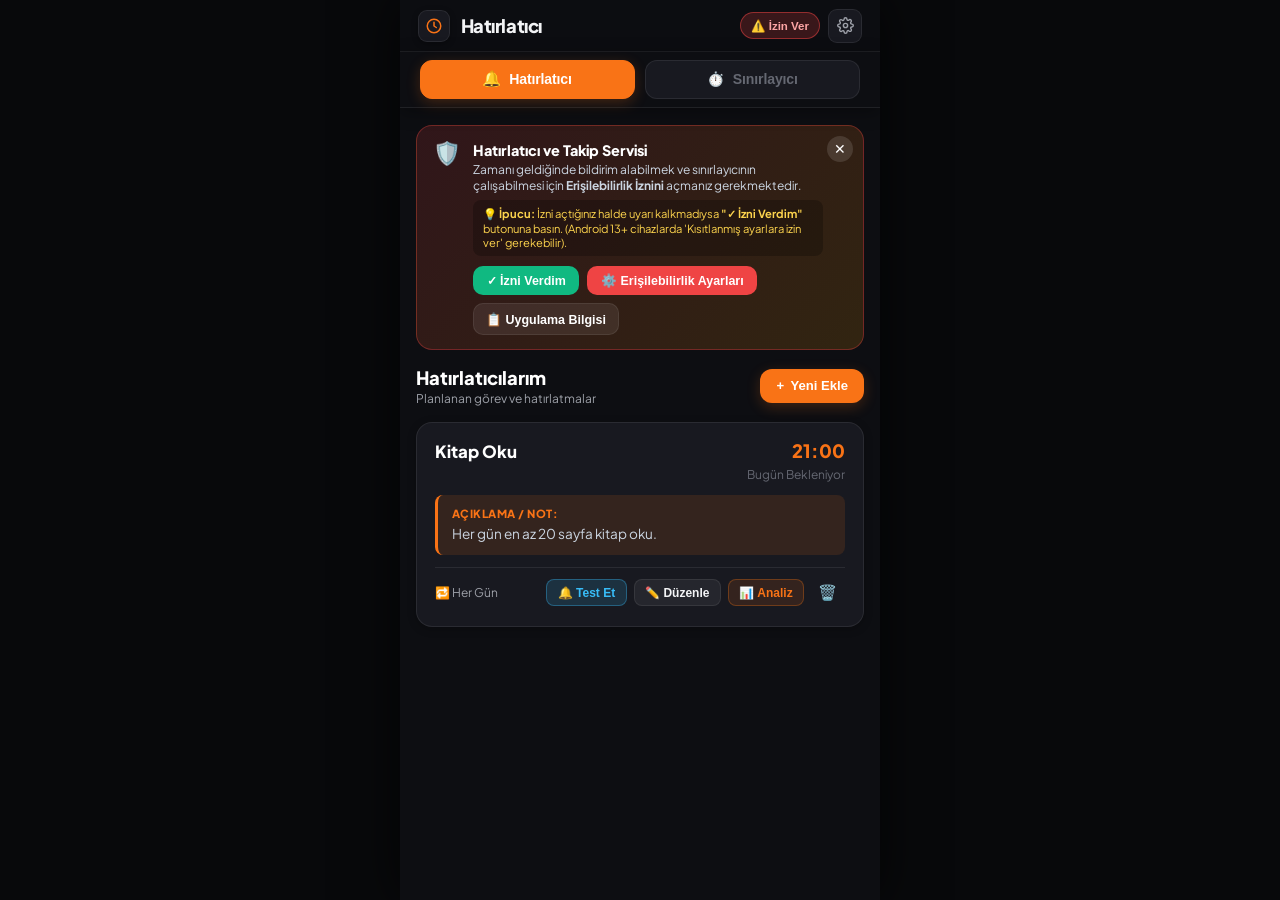
<file: index.html>
<!DOCTYPE html>
<html lang="tr">
<head>
  <meta charset="UTF-8">
  <meta name="viewport" content="width=device-width, initial-scale=1.0, maximum-scale=1.0, user-scalable=no, viewport-fit=cover">
  <title>Hatırlatıcı</title>
  <link rel="preconnect" href="https://fonts.googleapis.com">
  <link rel="preconnect" href="https://fonts.gstatic.com" crossorigin>
  <link href="https://fonts.googleapis.com/css2?family=Plus+Jakarta+Sans:wght@400;500;600;700;800&display=swap" rel="stylesheet">
  <link rel="stylesheet" href="core/style.css">
</head>
<body>
  <div id="app" class="mobile-viewport">
    <!-- Üst Mobil Bar (Header) -->
    <header class="app-header">
      <div class="header-left">
        <div class="app-logo" title="Hatırlatıcı">
          <svg viewBox="0 0 24 24" fill="none" stroke="currentColor" stroke-width="2" stroke-linecap="round" stroke-linejoin="round" class="clock-silhouette">
            <circle cx="12" cy="12" r="9"></circle>
            <polyline points="12 7 12 12 15 14"></polyline>
          </svg>
        </div>
        <div class="header-titles">
          <h1 id="appHeaderTitle">Hatırlatıcı</h1>
        </div>
      </div>
      <div class="header-right" style="display: flex; align-items: center; gap: 0.5rem;">
        <button id="btnHeaderPermAlert" onclick="window.__openAccessibilitySettings()" style="display: none; background: rgba(239, 68, 68, 0.2); border: 1px solid rgba(239, 68, 68, 0.5); color: #fca5a5; padding: 0.35rem 0.65rem; border-radius: 999px; font-size: 0.72rem; font-weight: 800; cursor: pointer;">
          ⚠️ İzin Ver
        </button>
        <button id="btnHeaderSettings" class="btn-gear" onclick="window.kernel.openSettings()" title="Ayarlar">
          <svg viewBox="0 0 24 24" fill="none" stroke="currentColor" stroke-width="2" stroke-linecap="round" stroke-linejoin="round" class="gear-icon">
            <circle cx="12" cy="12" r="3"></circle>
            <path d="M19.4 15a1.65 1.65 0 0 0 .33 1.82l.06.06a2 2 0 0 1 0 2.83 2 2 0 0 1-2.83 0l-.06-.06a1.65 1.65 0 0 0-1.82-.33 1.65 1.65 0 0 0-1 1.51V21a2 2 0 0 1-2 2 2 2 0 0 1-2-2v-.09A1.65 1.65 0 0 0 9 19.4a1.65 1.65 0 0 0-1.82.33l-.06.06a2 2 0 0 1-2.83 0 2 2 0 0 1 0-2.83l.06-.06a1.65 1.65 0 0 0 .33-1.82 1.65 1.65 0 0 0-1.51-1H3a2 2 0 0 1-2-2 2 2 0 0 1 2-2h.09A1.65 1.65 0 0 0 4.6 9a1.65 1.65 0 0 0-.33-1.82l-.06-.06a2 2 0 0 1 0-2.83 2 2 0 0 1 2.83 0l.06.06a1.65 1.65 0 0 0 1.82.33H9a1.65 1.65 0 0 0 1-1.51V3a2 2 0 0 1 2-2 2 2 0 0 1 2 2v.09a1.65 1.65 0 0 0 1 1.51 1.65 1.65 0 0 0 1.82-.33l.06-.06a2 2 0 0 1 2.83 0 2 2 0 0 1 0 2.83l-.06.06a1.65 1.65 0 0 0-.33 1.82V9a1.65 1.65 0 0 0 1.51 1H21a2 2 0 0 1 2 2 2 2 0 0 1-2 2h-.09a1.65 1.65 0 0 0-1.51 1z"></path>
          </svg>
        </button>
      </div>
    </header>

    <!-- Üst Menü Sekmeleri (Sınırlayıcı ve Hatırlatıcı) -->
    <nav class="app-top-nav">
      <div id="navItemsContainer" class="top-nav-wrapper">
        <!-- Menü isimleri burada yer alır -->
      </div>
    </nav>

    <!-- Dinamik Modül Görüntüleme Alanı (Genişletilmiş Sayfa) -->
    <main id="moduleContainer" class="module-container">
      <!-- Modüller buraya izole olarak yüklenir -->
    </main>

    <!-- Ayarlar Ekranı (Şimdilik Boş ve Sade) -->
    <section id="settingsView" class="settings-modal" style="display: none;">
      <div class="settings-header">
        <button class="btn-back" onclick="window.kernel.closeSettings()">←</button>
        <h2>Ayarlar</h2>
        <div style="width: 32px;"></div>
      </div>
      <div class="settings-content">
        <!-- Ayarlar Listesi -->
        <div id="settingsMainList">
          <div class="settings-item" onclick="window.kernel.openProfile()">
            <div class="settings-item-left">
              <span class="settings-item-icon">👤</span>
              <div>
                <div class="settings-item-title">Profil</div>
                <div id="profileUsernameDisplay" class="settings-item-subtitle">Kullanıcı adı belirlenmedi</div>
              </div>
            </div>
            <span class="settings-item-arrow">→</span>
          </div>
          <div class="settings-item" onclick="window.__openAccessibilitySettings()">
            <div class="settings-item-left">
              <span class="settings-item-icon">🛡️</span>
              <div>
                <div class="settings-item-title">Erişilebilirlik İzni</div>
                <div class="settings-item-subtitle">Süre bitiminde uygulamayı kapatma ve takip yetkisi</div>
              </div>
            </div>
            <div style="display: flex; align-items: center; gap: 0.3rem;">
              <span id="settingsAccessibilityStatus" style="font-size: 0.78rem;"></span>
              <span class="settings-item-arrow">→</span>
            </div>
          </div>
          <div class="settings-item" onclick="window.__openAppDetailSettings()">
            <div class="settings-item-left">
              <span class="settings-item-icon">📋</span>
              <div>
                <div class="settings-item-title">Uygulama Bilgisi & İzinler</div>
                <div class="settings-item-subtitle">Android 13+ kısıtlanmış ayarlar ve bildirim izinleri</div>
              </div>
            </div>
            <span class="settings-item-arrow">→</span>
          </div>
        </div>

        <!-- Profil Düzenleme Alt Ekranı -->
        <div id="profileSubView" style="display: none; flex-direction: column; gap: 1rem;">
          <div class="card-panel" style="margin-bottom: 0;">
            <label style="display: block; font-size: 0.82rem; font-weight: 700; color: var(--text-secondary); margin-bottom: 0.6rem;">
              Kullanıcı Adı
            </label>
            <input type="text" id="usernameInput" placeholder="Kullanıcı adınızı girin..."
              style="width: 100%; padding: 0.8rem 1rem; border-radius: 12px; background: rgba(0,0,0,0.3); border: 1px solid var(--border-card); color: #fff; font-size: 0.95rem; outline: none; margin-bottom: 1rem;">
            <div style="display: flex; gap: 0.5rem;">
              <button onclick="window.kernel.closeProfile()" 
                style="flex: 1; background: rgba(255,255,255,0.06); border: 1px solid var(--border-card); color: var(--text-secondary); padding: 0.75rem; border-radius: 12px; font-weight: 600; cursor: pointer;">
                İptal
              </button>
              <button onclick="window.kernel.saveUsername()" 
                style="flex: 1; background: var(--accent-primary); border: none; color: #fff; padding: 0.75rem; border-radius: 12px; font-weight: 700; cursor: pointer;">
                Kaydet
              </button>
            </div>
          </div>
        </div>
      </div>
    </section>
  </div>

  <!-- Çekirdek Sistem ve Modüller (Doğrudan Sıralı Yükleme) -->
  <script src="core/kernel.js"></script>
  <script src="modules/hatirlatici/index.js"></script>
  <script src="modules/sinirlayici/index.js"></script>
</body>
</html>
</file>
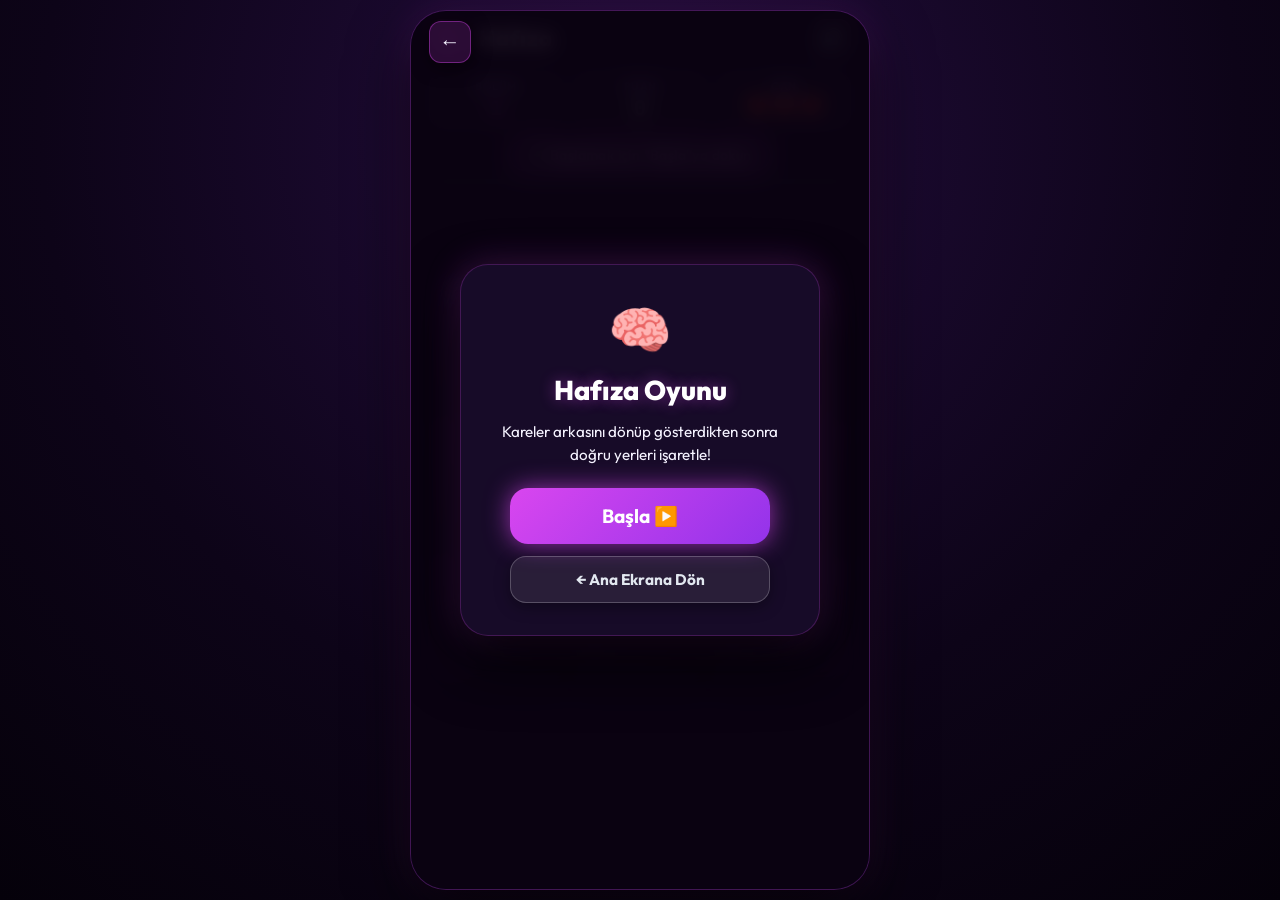
<file: hafiza/index.html>
<!DOCTYPE html>
<html lang="tr">
<head>
    <meta charset="UTF-8">
    <meta name="viewport" content="width=device-width, initial-scale=1.0, maximum-scale=1.0, user-scalable=no, viewport-fit=cover">
    <meta name="theme-color" content="#0d0418">
    <meta name="description" content="3D Hafıza Oyunu - Kart çevirme ve görsel hafıza geliştirme oyunu.">
    <title>Hafıza Oyunu</title>
    <link rel="stylesheet" href="style.css">
</head>
<body>

    <div class="viewport-wrapper">
        <main class="app-container" id="appContainer">
            <!-- Telefon Hoparlör Çentiği -->
            <div class="phone-notch-bar">
                <div class="notch-speaker"></div>
            </div>

            <!-- ========================================== -->
            <!-- 1. UYGULAMA ANA EKRANI VE KUTUCUK           -->
            <!-- ========================================== -->
            

            <!-- ========================================== -->
            <!-- 2. OYUN EKRANI KATMANI (KUTUCUKLA AÇILIR)   -->
            <!-- ========================================== -->
            <section class="game-screen-layer active" id="gameScreenLayer">
                <!-- Oyun Üst Çubuğu -->
                <header class="top-nav">
                    <div class="top-nav-left">
                        <button class="icon-btn back-btn" id="btnBackToApp" onclick="closeHafizaOyunu()" title="Uygulamaya Geri Dön">←</button>
                        <div class="game-title">Hafıza</div>
                    </div>
                    <div class="nav-actions">
                        <button class="icon-btn" id="soundBtn" title="Ses Aç/Kapat">🔊</button>
                    </div>
                </header>

                <!-- Gösterge ve İstatistikler -->
                <section class="stats-bar">
                    <div class="stat-card">
                        <div class="stat-label">BÖLÜM</div>
                        <div class="stat-value highlight" id="levelDisplay">1</div>
                    </div>
                    <div class="stat-card">
                        <div class="stat-label">PUAN</div>
                        <div class="stat-value" id="scoreDisplay">0</div>
                    </div>
                    <div class="stat-card">
                        <div class="stat-label">CAN</div>
                        <div class="lives-container" id="livesDisplay">
                            <span class="heart">❤️</span>
                            <span class="heart">❤️</span>
                            <span class="heart">❤️</span>
                        </div>
                    </div>
                </section>

                <!-- Durum Bilgisi ve Gözlem Zaman Çubuğu -->
                <section class="status-section">
                    <div class="status-badge memorize" id="statusBadge">
                        <span id="statusText">👀 Kareler Dönüyor...</span>
                    </div>
                    <div class="timer-bar-container">
                        <div class="timer-bar-fill" id="timerBarFill"></div>
                    </div>
                </section>

                <!-- 3D KARE MATRİS OYUN ALANI -->
                <section class="game-board-area">
                    <div class="matrix-grid" id="matrixGrid" data-size="3">
                        <!-- Dinamik kareler -->
                    </div>
                </section>

                <!-- MODAL: Oyuna Başla (Start Game) -->
                <div class="modal-overlay active" id="startGameModal">
                    <button type="button" class="icon-btn back-btn modal-corner-back-btn" id="modalCornerBackBtn" onclick="closeHafizaOyunu()" title="Uygulamaya Geri Dön">←</button>
                    <div class="modal-card">
                        <div class="modal-icon">🧠</div>
                        <h2 class="modal-title">Hafıza Oyunu</h2>
                        <div style="color: var(--text-dim); font-size: 0.95rem; margin-top: -6px; margin-bottom: 22px; line-height: 1.5;">
                            Kareler arkasını dönüp gösterdikten sonra doğru yerleri işaretle!
                        </div>
                        <button class="main-btn" id="startGameBtn" style="font-size: 1.2rem; padding: 16px 36px; box-shadow: 0 0 25px rgba(217, 70, 239, 0.65);">
                            Başla ▶️
                        </button>
                        <button type="button" class="secondary-btn" id="cancelStartBtn" onclick="closeHafizaOyunu()">
                            ← Ana Ekrana Dön
                        </button>
                    </div>
                </div>

                <!-- MODAL: Oyun Bitti (Game Over) -->
                <div class="modal-overlay" id="gameOverModal">
                    <div class="modal-card">
                        <div class="modal-icon">💀</div>
                        <h2 class="modal-title">Oyun Bitti!</h2>
                        
                        <div class="modal-stats">
                            <div class="modal-stat-box">
                                <div class="modal-stat-val" id="finalScore">0</div>
                                <div class="modal-stat-lbl">Toplam Puan</div>
                            </div>
                            <div class="modal-stat-box">
                                <div class="modal-stat-val" id="finalLevel">1</div>
                                <div class="modal-stat-lbl">Ulaşılan Bölüm</div>
                            </div>
                            <div class="modal-stat-box">
                                <div class="modal-stat-val" id="finalStreak">0</div>
                                <div class="modal-stat-lbl">En İyi Seri</div>
                            </div>
                            <div class="modal-stat-box">
                                <div class="modal-stat-val" id="highScoreDisplay">0</div>
                                <div class="modal-stat-lbl">En Yüksek Skor</div>
                            </div>
                        </div>

                        <button class="main-btn" id="restartBtn">
                            Tekrar Oyna 🔄
                        </button>
                        <button type="button" class="secondary-btn" id="gameOverBackBtn" onclick="closeHafizaOyunu()" style="margin-top: 12px;">
                            ← Ana Ekrana Dön
                        </button>
                    </div>
                </div>
            </section>

        </main>
    </div>



    <script src="audio.js"></script>
    <script src="game.js"></script>
</body>
</html>
</file>
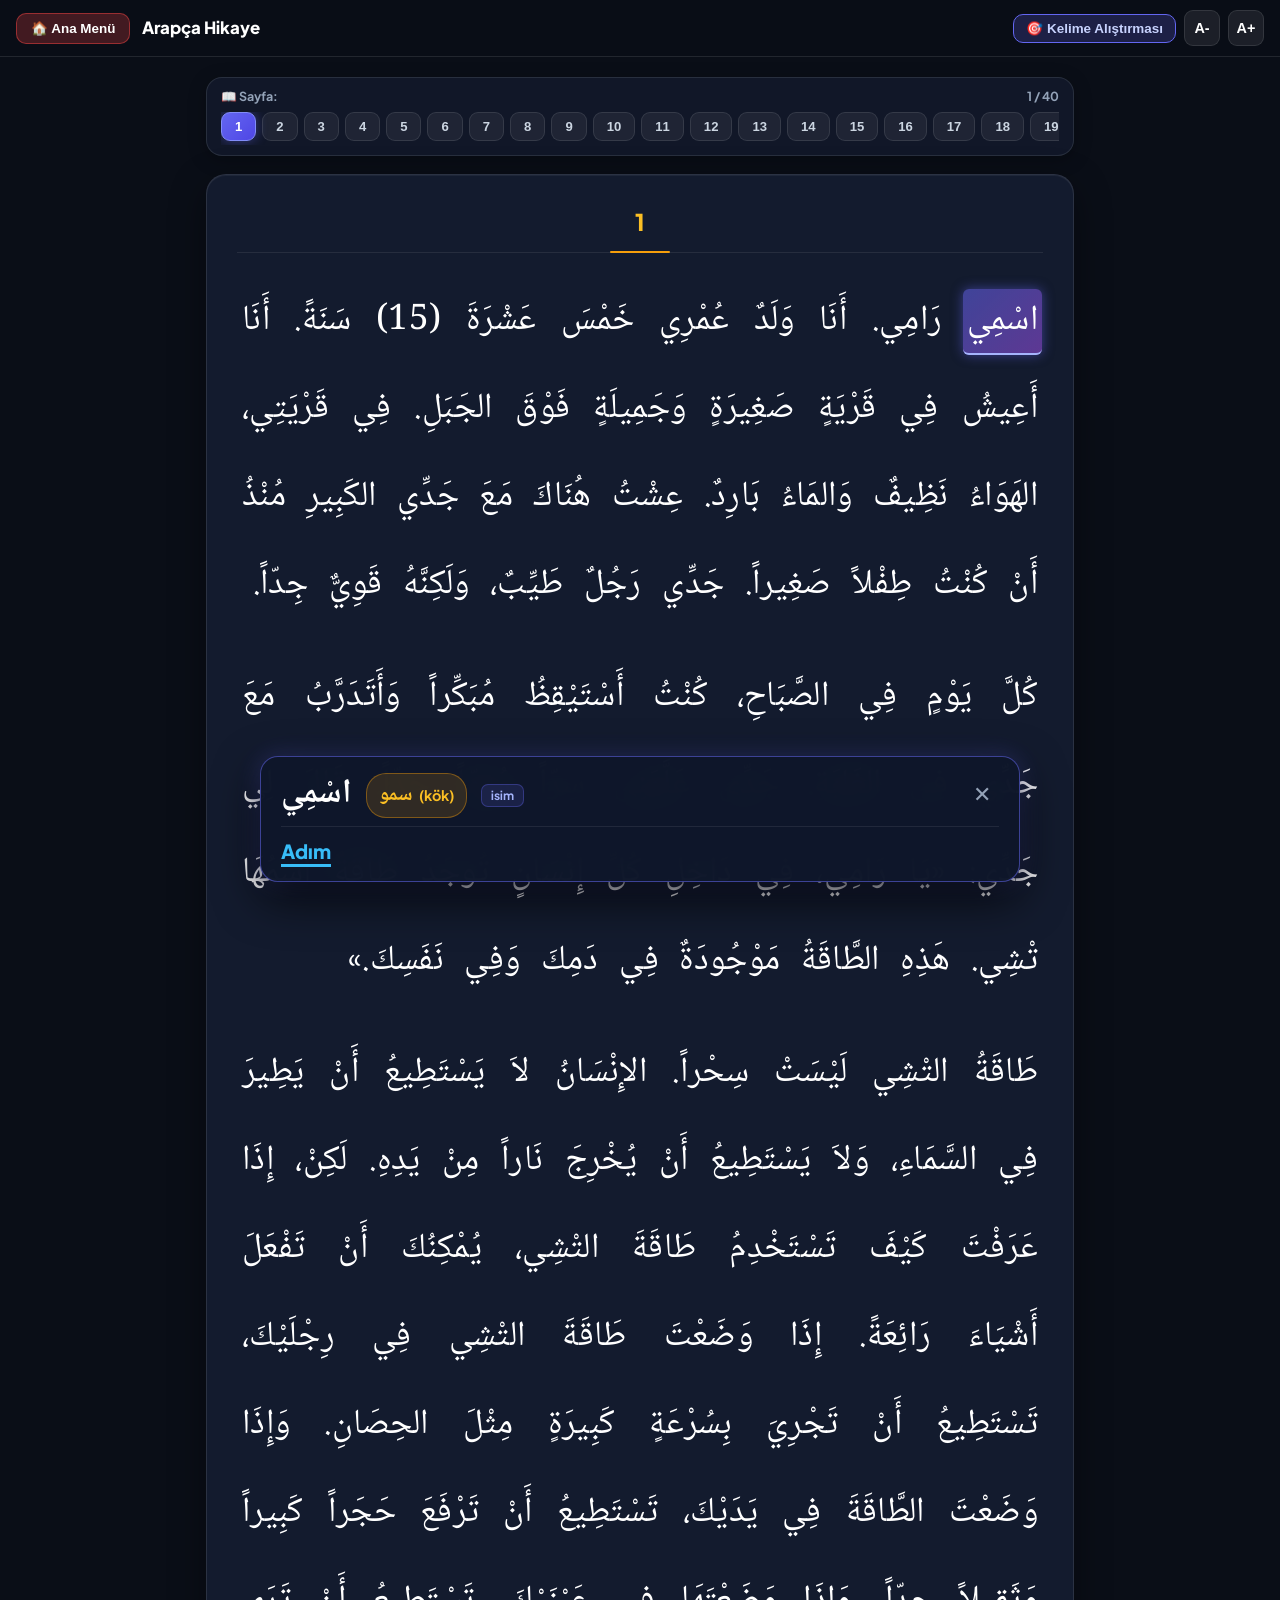
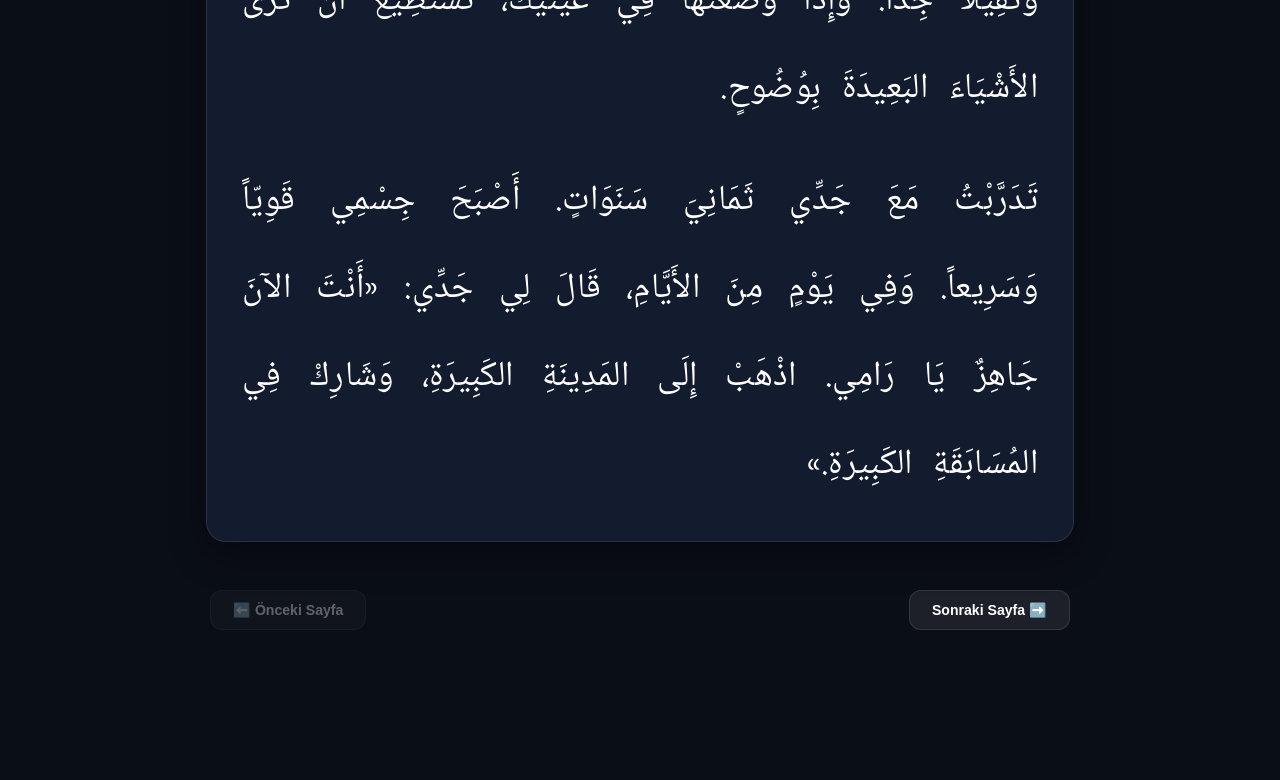
<file: extras/arapca_hikaye_5556/index.html>
<!DOCTYPE html>
<html lang="tr">
<head>
  <meta charset="UTF-8">
  <meta http-equiv="Cache-Control" content="no-cache, no-store, must-revalidate">
  <meta http-equiv="Pragma" content="no-cache">
  <meta http-equiv="Expires" content="0">
  <meta name="viewport" content="width=device-width, initial-scale=1.0, maximum-scale=1.0, user-scalable=no">
  <title>Arapça Hikaye</title>
  <script src="shield.js"></script>
  <link rel="preconnect" href="https://fonts.googleapis.com">
  <link rel="preconnect" href="https://fonts.gstatic.com" crossorigin>
  <link href="https://fonts.googleapis.com/css2?family=Noto+Naskh+Arabic:wght@400;500;600;700;800&family=Plus+Jakarta+Sans:wght@400;500;600;700;800&display=swap" rel="stylesheet">

  <style>
    :root {
      --bg-main: #0a0e17;
      --bg-book: #131b2e;
      --border-color: rgba(255, 255, 255, 0.1);
      --accent-primary: #6366f1;
      --accent-gold: #f59e0b;
      --text-main: #f8fafc;
      --text-muted: #94a3b8;
      --font-arabic: 'Noto Naskh Arabic', 'Amiri', 'Traditional Arabic', serif;
      --arabic-font-size: 2.2rem;
    }

    * {
      box-sizing: border-box;
      margin: 0;
      padding: 0;
      -webkit-tap-highlight-color: transparent;
    }

    body {
      background-color: var(--bg-main);
      color: var(--text-main);
      font-family: 'Plus Jakarta Sans', -apple-system, BlinkMacSystemFont, 'Segoe UI', Roboto, sans-serif;
      min-height: 100vh;
      display: flex;
      flex-direction: column;
      overflow-x: hidden;
    }

    /* Üst Bar */
    header.story-header {
      position: sticky;
      top: 0;
      z-index: 50;
      background: rgba(10, 14, 23, 0.94);
      backdrop-filter: blur(16px);
      -webkit-backdrop-filter: blur(16px);
      border-bottom: 1px solid var(--border-color);
      padding: 10px 16px;
      display: flex;
      align-items: center;
      justify-content: space-between;
      gap: 10px;
    }

    .header-left {
      display: flex;
      align-items: center;
      gap: 12px;
    }

    .btn-nav {
      background: rgba(255, 255, 255, 0.08);
      border: 1px solid var(--border-color);
      color: #fff;
      padding: 7px 14px;
      border-radius: 10px;
      font-size: 0.84rem;
      font-weight: 700;
      cursor: pointer;
      display: inline-flex;
      align-items: center;
      gap: 6px;
      transition: all 0.2s ease;
      white-space: nowrap;
    }

    .btn-nav:hover {
      background: rgba(255, 255, 255, 0.16);
      transform: translateY(-1px);
    }

    .header-title-box h1 {
      font-size: 1.05rem;
      font-weight: 800;
      color: #fff;
      line-height: 1.2;
    }

    .header-title-box p {
      font-size: 0.72rem;
      color: var(--text-muted);
    }

    .header-actions {
      display: flex;
      align-items: center;
      gap: 8px;
    }

    .btn-font-size {
      background: rgba(255, 255, 255, 0.08);
      border: 1px solid var(--border-color);
      color: #fff;
      width: 36px;
      height: 36px;
      border-radius: 9px;
      display: inline-flex;
      align-items: center;
      justify-content: center;
      font-weight: 800;
      font-size: 0.9rem;
      cursor: pointer;
      transition: all 0.2s;
    }

    .btn-font-size:hover {
      background: rgba(99, 102, 241, 0.3);
      border-color: #6366f1;
    }

    /* Ana Alan */
    .story-container {
      max-width: 900px;
      width: 100%;
      margin: 0 auto;
      padding: 20px 16px 140px 16px;
      flex: 1;
      display: flex;
      flex-direction: column;
      gap: 18px;
    }

    /* Sayfa Seçici Menüsü */
    .page-nav-wrapper {
      background: rgba(19, 27, 46, 0.8);
      border: 1px solid var(--border-color);
      border-radius: 16px;
      padding: 10px 14px;
      box-shadow: 0 4px 18px rgba(0, 0, 0, 0.25);
    }

    .page-nav-header {
      display: flex;
      align-items: center;
      justify-content: space-between;
      margin-bottom: 8px;
      font-size: 0.78rem;
      font-weight: 700;
      color: var(--text-muted);
    }

    .page-chips {
      display: flex;
      gap: 6px;
      overflow-x: auto;
      padding-bottom: 4px;
      scrollbar-width: thin;
      scrollbar-color: rgba(99, 102, 241, 0.3) transparent;
    }

    .page-chips::-webkit-scrollbar {
      height: 4px;
    }
    .page-chips::-webkit-scrollbar-thumb {
      background: rgba(99, 102, 241, 0.3);
      border-radius: 4px;
    }

    .chip-btn {
      background: rgba(255, 255, 255, 0.06);
      border: 1px solid rgba(255, 255, 255, 0.1);
      color: #cbd5e1;
      padding: 6px 13px;
      border-radius: 9px;
      font-size: 0.82rem;
      font-weight: 700;
      cursor: pointer;
      white-space: nowrap;
      transition: all 0.2s ease;
      display: inline-flex;
      align-items: center;
      gap: 4px;
    }

    .chip-btn:hover {
      background: rgba(99, 102, 241, 0.2);
      border-color: rgba(99, 102, 241, 0.4);
      color: #fff;
    }

    .chip-btn.active {
      background: linear-gradient(135deg, #6366f1, #4f46e5);
      border-color: #818cf8;
      color: #fff;
      box-shadow: 0 0 12px rgba(99, 102, 241, 0.45);
    }

    /* KİTAP SAYFASI FORMATI (NORMAL KİTAP GİBİ AKICI METİN) */
    .book-page-sheet {
      background: var(--bg-book);
      border: 1px solid var(--border-color);
      border-radius: 20px;
      padding: 32px 30px;
      box-shadow: 0 12px 36px rgba(0, 0, 0, 0.4), inset 0 1px 0 rgba(255, 255, 255, 0.05);
      display: flex;
      flex-direction: column;
      gap: 24px;
      margin-bottom: 20px;
    }

    /* Kitap Bölüm Başlığı */
    .book-page-title-box {
      text-align: center;
      padding-bottom: 16px;
      border-bottom: 1px solid rgba(255, 255, 255, 0.08);
      position: relative;
    }

    .book-page-title-box::after {
      content: "";
      position: absolute;
      bottom: -1px;
      left: 50%;
      transform: translateX(-50%);
      width: 60px;
      height: 2px;
      background: var(--accent-gold);
      border-radius: 2px;
    }

    .book-page-title-ar {
      font-size: 1.45rem;
      font-weight: 800;
      color: #fbbf24;
      text-align: center;
      letter-spacing: 1px;
    }

    /* Akıcı Kitap Paragrafı */
    .book-paragraph {
      direction: rtl;
      text-align: justify;
      text-justify: inter-word;
      font-family: var(--font-arabic);
      font-size: var(--arabic-font-size);
      line-height: 2.5;
      color: #ffffff;
      letter-spacing: 0.35px;
      user-select: text;
      word-spacing: 2px;
    }

    /* Tıklanabilir Kelimeler */
    .ar-word {
      display: inline;
      cursor: pointer;
      padding: 2px 4px;
      margin: 0 1px;
      border-radius: 6px;
      transition: all 0.16s ease;
      position: relative;
    }

    .ar-word:hover {
      background: rgba(99, 102, 241, 0.3);
      color: #c7d2fe;
    }

    .ar-word.selected {
      background: linear-gradient(135deg, rgba(99, 102, 241, 0.55), rgba(168, 85, 247, 0.5));
      color: #ffffff;
      box-shadow: 0 0 12px rgba(99, 102, 241, 0.5);
      border-bottom: 2px solid #a5b4fc;
    }

    /* Alt Sayfa Geçiş Butonları */
    .page-footer-nav {
      display: flex;
      align-items: center;
      justify-content: space-between;
      gap: 12px;
      padding: 10px 4px;
    }

    .btn-page-step {
      background: rgba(255, 255, 255, 0.08);
      border: 1px solid var(--border-color);
      color: #fff;
      padding: 11px 22px;
      border-radius: 12px;
      font-size: 0.88rem;
      font-weight: 700;
      cursor: pointer;
      display: inline-flex;
      align-items: center;
      gap: 8px;
      transition: all 0.2s;
    }

    .btn-page-step:hover:not(:disabled) {
      background: rgba(99, 102, 241, 0.3);
      border-color: #6366f1;
      transform: translateY(-1px);
    }

    .btn-page-step:disabled {
      opacity: 0.35;
      cursor: not-allowed;
    }

    /* ALT SABİT KELİME ÇÖZÜMLEME DOCK'U (SADECE KELİME VE TAMLAMA MANASI) */
    .word-dock {
      position: fixed;
      bottom: 18px;
      left: 50%;
      transform: translateX(-50%) translateY(140%);
      width: calc(100% - 32px);
      max-width: 760px;
      background: rgba(15, 23, 42, 0.98);
      border: 1.5px solid rgba(99, 102, 241, 0.55);
      border-radius: 18px;
      box-shadow: 0 16px 45px rgba(0, 0, 0, 0.75), 0 0 25px rgba(99, 102, 241, 0.3);
      backdrop-filter: blur(20px);
      -webkit-backdrop-filter: blur(20px);
      z-index: 100;
      padding: 16px 20px;
      transition: transform 0.3s cubic-bezier(0.16, 1, 0.3, 1);
      display: flex;
      flex-direction: column;
      gap: 10px;
    }

    .word-dock.active {
      transform: translateX(-50%) translateY(0);
    }

    .dock-header {
      display: flex;
      align-items: center;
      justify-content: space-between;
      gap: 12px;
      border-bottom: 1px solid rgba(255, 255, 255, 0.08);
      padding-bottom: 8px;
    }

    .dock-left-box {
      display: flex;
      align-items: center;
      gap: 14px;
      flex-wrap: wrap;
    }

    .dock-word-ar {
      font-family: var(--font-arabic);
      font-size: 2.1rem;
      font-weight: 700;
      color: #ffffff;
      line-height: 1.2;
    }

    .dock-root-badge {
      display: inline-flex;
      align-items: center;
      gap: 6px;
      background: rgba(245, 158, 11, 0.15);
      border: 1px solid rgba(245, 158, 11, 0.4);
      color: #fbbf24;
      padding: 4px 12px;
      border-radius: 20px;
      font-size: 0.9rem;
      font-weight: 700;
    }

    .dock-root-badge .root-ar {
      font-family: var(--font-arabic);
      font-size: 1.3rem;
      font-weight: 800;
    }

    .dock-type-badge {
      background: rgba(99, 102, 241, 0.15);
      border: 1px solid rgba(99, 102, 241, 0.35);
      color: #a5b4fc;
      padding: 3px 9px;
      border-radius: 7px;
      font-size: 0.75rem;
      font-weight: 700;
    }

    .dock-close-btn {
      background: transparent;
      border: none;
      color: #94a3b8;
      font-size: 1.35rem;
      cursor: pointer;
      padding: 4px 8px;
      border-radius: 6px;
      line-height: 1;
      transition: all 0.2s;
    }

    .dock-close-btn:hover {
      color: #fff;
      background: rgba(255, 255, 255, 0.1);
    }

    .dock-body {
      display: flex;
      flex-direction: column;
    }

    .dock-phrase-tr {
      font-size: 1.22rem;
      color: #f8fafc;
      font-weight: 600;
      line-height: 1.45;
    }

    /* Kullanıcının istediği altı çizili tamlama vurgusu */
    .dock-phrase-tr u {
      color: #38bdf8;
      text-decoration-color: #38bdf8;
      text-decoration-thickness: 3px;
      text-underline-offset: 5px;
      font-weight: 800;
    }

    /* Mobil Uyumluluk */
    @media (max-width: 600px) {
      :root {
        --arabic-font-size: 1.85rem;
      }
      .book-page-sheet {
        padding: 22px 18px;
      }
      .book-paragraph {
        line-height: 2.3;
        text-align: right;
      }
      .dock-word-ar {
        font-size: 1.75rem;
      }
      .word-dock {
        bottom: 10px;
        padding: 13px 16px;
        width: calc(100% - 20px);
      }
      .dock-phrase-tr {
        font-size: 1.05rem;
      }
    }
  </style>
</head>
<body>

  <!-- HEADER -->
  <header class="story-header">
    <div class="header-left">
      <button type="button" class="btn-nav" onclick="goBack()" title="Ana Menüye Dön" style="background: rgba(239, 68, 68, 0.25); border: 1px solid rgba(239, 68, 68, 0.5); color: #fff; font-weight: 800;">
        🏠 Ana Menü
      </button>
      <div class="header-title-box">
        <h1>Arapça Hikaye</h1>
      </div>
    </div>

    <div class="header-actions">
      <button type="button" class="btn-nav" onclick="goToWordPractice()" style="background: rgba(99, 102, 241, 0.22); border-color: #6366f1; color: #c7d2fe; font-weight: 700; padding: 6px 12px;" title="Kelime Alıştırması">
        🎯 Kelime Alıştırması
      </button>
      <button type="button" class="btn-font-size" onclick="adjustFontSize(-0.15)" title="Yazıyı Küçült">A-</button>
      <button type="button" class="btn-font-size" onclick="adjustFontSize(0.15)" title="Yazıyı Büyüt">A+</button>
    </div>
  </header>

  <!-- ANA İÇERİK -->
  <div class="story-container">
    
    <!-- SAYFA SEÇİCİ -->
    <div class="page-nav-wrapper">
      <div class="page-nav-header">
        <span>📖 Sayfa:</span>
        <span id="currentPageIndicator">1 / 40</span>
      </div>
      <div class="page-chips" id="pageChipsContainer">
        <!-- JS ile sayfa butonları üretilir -->
      </div>
    </div>

    <!-- HİKAYE KİTAP SAYFALARI ALANI -->
    <div id="storyContentArea">
      <!-- Normal kitap gibi akan paragraflar burada render edilir -->
    </div>

    <!-- ALT SAYFA GEÇİŞİ -->
    <div class="page-footer-nav" id="pageFooterNav">
      <button type="button" class="btn-page-step" id="btnPrevPage" onclick="changePage(-1)">
        ⬅️ Önceki Sayfa
      </button>
      <button type="button" class="btn-page-step" id="btnNextPage" onclick="changePage(1)">
        Sonraki Sayfa ➡️
      </button>
    </div>

  </div>

  <!-- ALT KELİME ÇÖZÜMLEME DOCK'U (SADECE KELİME / TAMLAMA MANASI) -->
  <div class="word-dock" id="wordDock">
    <div class="dock-header">
      <div class="dock-left-box">
        <div class="dock-word-ar" id="dockWordAr">الكَبِيرَةِ</div>
        <div class="dock-root-badge" id="dockRootBadge">
          <span class="root-ar" id="dockRootAr">كَبِير</span>
          <span class="root-tag">(kök)</span>
        </div>
        <div class="dock-type-badge" id="dockTypeBadge">Sıfat</div>
      </div>
      <button type="button" class="dock-close-btn" onclick="closeWordDock()" title="Kapat">✕</button>
    </div>

    <div class="dock-body">
      <div class="dock-phrase-tr" id="dockPhraseTr">
        <u>Büyük</u> Kaya Şehri'nde
      </div>
    </div>
  </div>

  <!-- HİKAYE VERİ SETİ (40 SAYFA, PARAGRAFLAR, KÖKLER, TAMLAMALAR) -->
  <script src="hikaye_data.js"></script>

  <script>
    let activePageNumber = 1; // 1 to 40, or 'all'
    try {
      const rawHash = (window.location.hash || '').replace(/^#/, '');
      const hashParams = new URLSearchParams(rawHash);
      const urlParams = new URLSearchParams(window.location.search);
      const pParam = hashParams.get('page') || urlParams.get('page');
      if (pParam) {
        if (pParam === 'all') activePageNumber = 'all';
        else {
          const num = parseInt(pParam, 10);
          if (!isNaN(num) && num >= 1) activePageNumber = num;
        }
      }
    } catch (_) {}
    let currentFontSizeRem = 2.2;
    let selectedWordId = null;

    function goToWordPractice() {
      const p = (activePageNumber === 'all') ? 'all' : (activePageNumber || 1);
      if (window.parent && window.parent !== window) {
        try {
          window.parent.postMessage({ type: 'EXTRA_MODULE_OPEN', code: '5557', page: p }, '*');
          return;
        } catch (_) {}
      }
      window.location.href = `../hikaye_kelimeler_5557/index.html#page=${p}`;
    }

    function getStoryPages() {
      if (typeof STORY_PAGES !== "undefined" && Array.isArray(STORY_PAGES) && STORY_PAGES.length) {
        return STORY_PAGES;
      }
      if (typeof window.STORY_PAGES !== "undefined" && Array.isArray(window.STORY_PAGES) && window.STORY_PAGES.length) {
        return window.STORY_PAGES;
      }
      return [];
    }

    // Sayfa butonlarını üret
    function renderPageChips() {
      const container = document.getElementById("pageChipsContainer");
      if (!container) return;
      const pages = getStoryPages();
      if (!pages.length) return;
      container.innerHTML = "";

      const total = pages.length;

      pages.forEach((page) => {
        const btn = document.createElement("button");
        btn.type = "button";
        btn.className = `chip-btn ${activePageNumber === page.pageNum ? "active" : ""}`;
        btn.textContent = `${page.pageNum}`;
        btn.title = `Sayfa ${page.pageNum}`;
        btn.addEventListener("click", () => switchPage(page.pageNum));
        container.appendChild(btn);
      });

      // 'Tüm Hikaye' butonu
      const allBtn = document.createElement("button");
      allBtn.type = "button";
      allBtn.className = `chip-btn ${activePageNumber === 'all' ? "active" : ""}`;
      allBtn.textContent = `📚 Tüm Hikaye (1-${total})`;
      allBtn.addEventListener("click", () => switchPage('all'));
      container.appendChild(allBtn);
    }

    function switchPage(target) {
      activePageNumber = target;
      renderPageChips();
      renderStory();
      updatePageFooterNav();
      window.scrollTo({ top: 0, behavior: "smooth" });
    }

    function changePage(delta) {
      const pages = getStoryPages();
      const total = pages.length || 20;
      if (activePageNumber === 'all') {
        switchPage(1);
        return;
      }
      const newPage = activePageNumber + delta;
      if (newPage >= 1 && newPage <= total) {
        switchPage(newPage);
      }
    }

    function updatePageFooterNav() {
      const indicator = document.getElementById("currentPageIndicator");
      const prevBtn = document.getElementById("btnPrevPage");
      const nextBtn = document.getElementById("btnNextPage");
      const pages = getStoryPages();
      const total = pages.length || 20;

      if (indicator) {
        indicator.textContent = activePageNumber === 'all' ? `1 - ${total}` : `${activePageNumber} / ${total}`;
      }

      if (prevBtn) {
        prevBtn.disabled = (activePageNumber === 1 || activePageNumber === 'all');
      }
      if (nextBtn) {
        nextBtn.disabled = (activePageNumber === total || activePageNumber === 'all');
      }
    }

    // Normal kitap sayfa formatında render et
    function renderStory() {
      const area = document.getElementById("storyContentArea");
      if (!area) return;
      const pages = getStoryPages();
      if (!pages.length) {
        area.innerHTML = `
          <div style="text-align: center; padding: 40px; color: #94a3b8;">
            <p style="font-size: 1.1rem; margin-bottom: 8px;">⏳ Hikaye yükleniyor...</p>
            <p style="font-size: 0.85rem;">Lütfen sayfayı yenileyiniz.</p>
          </div>
        `;
        return;
      }
      area.innerHTML = "";

      const pagesToRender = activePageNumber === 'all'
        ? pages
        : pages.filter(p => p.pageNum === activePageNumber);

      pagesToRender.forEach((page) => {
        const sheet = document.createElement("div");
        sheet.className = "book-page-sheet";
        sheet.id = `bookPage_${page.pageNum}`;

        // Kitap Sayfa Numarası (Sadece Sayı)
        const titleBox = document.createElement("div");
        titleBox.className = "book-page-title-box";
        titleBox.innerHTML = `
          <div class="book-page-title-ar">${page.pageNum}</div>
        `;
        sheet.appendChild(titleBox);

        // Paragrafları al (paragraflar veya cümleler formatını destekle)
        let paras = [];
        if (page.paragraphs && Array.isArray(page.paragraphs)) {
          paras = page.paragraphs;
        } else if (page.sentences && Array.isArray(page.sentences)) {
          const allWords = [];
          page.sentences.forEach(s => {
            if (s.words) allWords.push(...s.words);
          });
          paras = [{ words: allWords }];
        }

        // Akıcı Paragraflar
        paras.forEach((paragraph) => {
          if (!paragraph.words || !paragraph.words.length) return;
          const pEl = document.createElement("p");
          pEl.className = "book-paragraph";

          paragraph.words.forEach((w) => {
            const wSpan = document.createElement("span");
            wSpan.className = "ar-word";
            wSpan.id = `word_${w.id}`;
            wSpan.textContent = w.ar;
            wSpan.title = "Kök ve tamlama manası için tıklayın";
            wSpan.addEventListener("click", () => selectWord(w));
            pEl.appendChild(wSpan);
            pEl.appendChild(document.createTextNode(" "));
          });

          sheet.appendChild(pEl);
        });

        area.appendChild(sheet);
      });
    }

    // Kelime Seçme ve Alt Paneli Açma (Sadece kelime ve tamlama manası)
    function selectWord(word) {
      if (!word) return;
      selectedWordId = word.id;

      // Önceki seçili kelimelerden vurguyu kaldır
      document.querySelectorAll(".ar-word").forEach(el => el.classList.remove("selected"));

      // Yeni kelimeyi vurgula
      const el = document.getElementById(`word_${word.id}`);
      if (el) el.classList.add("selected");

      // Dock alanını doldur
      const dock = document.getElementById("wordDock");
      const wordAr = document.getElementById("dockWordAr");
      const rootAr = document.getElementById("dockRootAr");
      const phraseTr = document.getElementById("dockPhraseTr");
      const typeBadge = document.getElementById("dockTypeBadge");

      if (wordAr) wordAr.textContent = word.ar;
      if (rootAr) rootAr.textContent = word.root ? word.root : "—";
      if (typeBadge) typeBadge.textContent = word.type || "Kelime";
      
      // SADECE ait olduğu tamlama veya kendi kelime manası (altı çizili)
      if (phraseTr) {
        phraseTr.innerHTML = word.phraseTr || `<u>${word.meaning || word.ar}</u>`;
      }

      if (dock) {
        dock.classList.add("active");
      }
    }

    function closeWordDock() {
      const dock = document.getElementById("wordDock");
      if (dock) dock.classList.remove("active");
      document.querySelectorAll(".ar-word").forEach(el => el.classList.remove("selected"));
      selectedWordId = null;
    }

    function adjustFontSize(delta) {
      currentFontSizeRem = Math.max(1.4, Math.min(3.4, currentFontSizeRem + delta));
      document.documentElement.style.setProperty('--arabic-font-size', `${currentFontSizeRem}rem`);
    }

    function goBack() {
      if (window.parent && window.parent !== window) {
        try {
          window.parent.postMessage({ type: 'EXTRA_MODULE_CLOSE', code: '5556' }, '*');
          return;
        } catch (_) {}
      }
      window.location.href = "../../index.html";
    }

    window.__moduleHandleBack = function() {
      return false;
    };

    // Güvenli başlatma döngüsü
    let initAttempts = 0;
    function initStoryApp() {
      const pages = getStoryPages();
      if (!pages.length && initAttempts < 20) {
        initAttempts++;
        setTimeout(initStoryApp, 50);
        return;
      }

      renderPageChips();
      renderStory();
      updatePageFooterNav();

      // İlk kelimeyi güvenli seç
      try {
        if (pages.length && pages[0]) {
          const p1 = pages[0];
          let firstWord = null;
          if (p1.paragraphs && p1.paragraphs[0] && p1.paragraphs[0].words) {
            firstWord = p1.paragraphs[0].words[0];
          } else if (p1.sentences && p1.sentences[0] && p1.sentences[0].words) {
            firstWord = p1.sentences[0].words[0];
          }
          if (firstWord) {
            selectWord(firstWord);
          }
        }
      } catch (e) {}
    }

    window.addEventListener("DOMContentLoaded", initStoryApp);
    window.addEventListener("load", initStoryApp);
  </script>
</body>
</html>
</file>
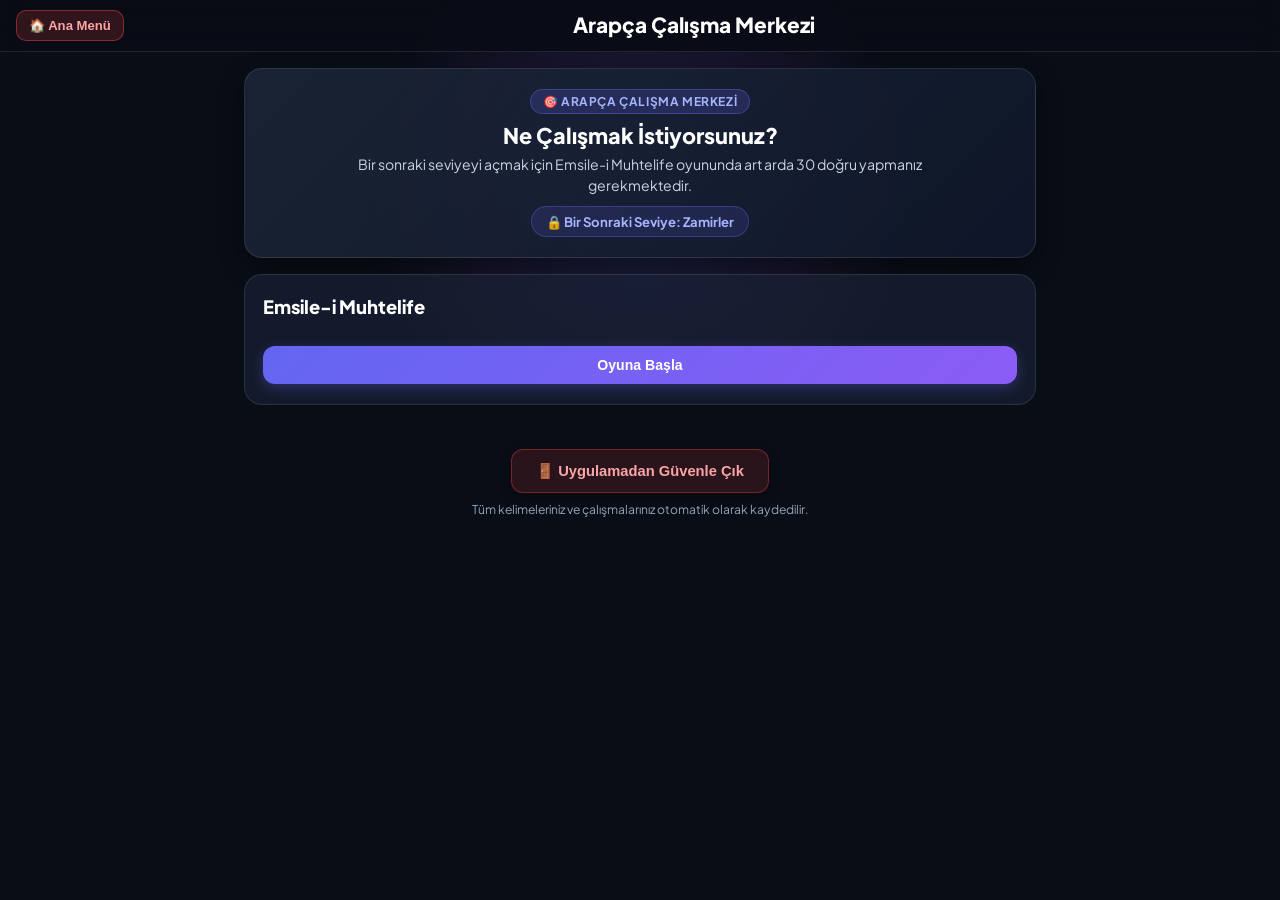
<file: extras/arapca_oyunu_5555/index.html>
<!DOCTYPE html>
<html lang="tr">
<head>
  <meta charset="UTF-8">
  <meta http-equiv="Cache-Control" content="no-cache, no-store, must-revalidate">
  <meta http-equiv="Pragma" content="no-cache">
  <meta http-equiv="Expires" content="0">
  <meta name="viewport" content="width=device-width, initial-scale=1.0, maximum-scale=1.0, user-scalable=no">
  <title>Arapça Çalışma Merkezi</title>
  <script src="shield.js"></script>
  <link rel="preconnect" href="https://fonts.googleapis.com">
  <link rel="preconnect" href="https://fonts.gstatic.com" crossorigin>
  <link href="https://fonts.googleapis.com/css2?family=Amiri:ital,wght@0,400;0,700;1,400;1,700&family=Plus+Jakarta+Sans:wght@400;500;600;700;800&display=swap" rel="stylesheet">

  <style>
    :root {
      --bg-main: #090d16;
      --bg-card: rgba(26, 34, 53, 0.7);
      --bg-card-hover: rgba(35, 46, 70, 0.9);
      --border-color: rgba(255, 255, 255, 0.1);
      --accent-primary: #6366f1;
      --accent-glow: rgba(99, 102, 241, 0.4);
      --accent-success: #10b981;
      --accent-danger: #ef4444;
      --text-main: #f8fafc;
      --text-muted: #94a3b8;
      --text-sub: #cbd5e1;
      --font-arabic: 'Amiri', 'Traditional Arabic', 'Scheherazade New', Tahoma, sans-serif;
    }

    * {
      box-sizing: border-box;
      margin: 0;
      padding: 0;
      -webkit-tap-highlight-color: transparent;
    }

    body {
      background-color: var(--bg-main);
      color: var(--text-main);
      font-family: 'Plus Jakarta Sans', -apple-system, BlinkMacSystemFont, 'Segoe UI', Roboto, sans-serif;
      min-height: 100vh;
      display: flex;
      flex-direction: column;
      overflow-x: hidden;
      user-select: none;
      -webkit-user-select: none;
    }

    /* Ambient Glow */
    .ambient-glow {
      position: fixed;
      top: 0;
      left: 50%;
      transform: translateX(-50%);
      width: 700px;
      height: 380px;
      background: radial-gradient(circle, rgba(99, 102, 241, 0.2) 0%, rgba(168, 85, 247, 0.08) 45%, transparent 70%);
      pointer-events: none;
      z-index: 0;
    }

    /* Header */
    header.game-header {
      position: sticky;
      top: 0;
      z-index: 50;
      background: rgba(9, 13, 22, 0.92);
      backdrop-filter: blur(16px);
      -webkit-backdrop-filter: blur(16px);
      border-bottom: 1px solid var(--border-color);
      padding: 10px 16px;
      display: flex;
      align-items: center;
      justify-content: space-between;
      gap: 10px;
    }

    .header-left {
      display: flex;
      align-items: center;
      gap: 8px;
    }

    .btn-nav {
      background: rgba(255, 255, 255, 0.08);
      border: 1px solid var(--border-color);
      color: #fff;
      padding: 7px 12px;
      border-radius: 10px;
      font-size: 0.82rem;
      font-weight: 700;
      cursor: pointer;
      display: inline-flex;
      align-items: center;
      gap: 5px;
      transition: all 0.2s ease;
      white-space: nowrap;
    }

    .btn-nav:hover {
      background: rgba(255, 255, 255, 0.16);
      transform: translateY(-1px);
    }

    .header-title-box {
      display: flex;
      flex-direction: column;
    }

    .header-title-box h1 {
      font-size: 0.98rem;
      font-weight: 800;
      color: #fff;
      line-height: 1.2;
    }

    .header-title-box p {
      font-size: 0.74rem;
      color: var(--text-muted);
    }

    .header-actions {
      display: flex;
      align-items: center;
      gap: 6px;
    }

    .btn-header-action {
      background: rgba(99, 102, 241, 0.15);
      border: 1px solid rgba(99, 102, 241, 0.35);
      color: #e2e8f0;
      padding: 7px 11px;
      border-radius: 9px;
      font-size: 0.8rem;
      font-weight: 700;
      cursor: pointer;
      transition: all 0.2s;
      white-space: nowrap;
    }

    .btn-header-action:hover {
      background: rgba(99, 102, 241, 0.3);
      color: #fff;
    }

    .btn-header-action.primary {
      background: linear-gradient(135deg, #6366f1, #8b5cf6);
      border: none;
      color: #fff;
      box-shadow: 0 4px 12px rgba(99, 102, 241, 0.3);
    }

    /* Main Container */
    .game-container {
      position: relative;
      z-index: 1;
      width: 100%;
      max-width: 820px;
      margin: 0 auto;
      padding: 16px 14px 40px 14px;
      flex: 1;
      display: flex;
      flex-direction: column;
    }

    /* ========================================================
       1. OYUN ANA MENÜSÜ (3 ANA MOD KARTI)
       ======================================================== */
    #mainMenuView {
      display: flex;
      flex-direction: column;
      gap: 16px;
      animation: fadeIn 0.3s ease;
    }

    .menu-hero-banner {
      background: linear-gradient(135deg, rgba(30, 41, 59, 0.8), rgba(15, 23, 42, 0.95));
      border: 1px solid var(--border-color);
      border-radius: 18px;
      padding: 20px 18px;
      text-align: center;
      box-shadow: 0 10px 25px rgba(0, 0, 0, 0.4);
    }

    .hero-badge {
      display: inline-block;
      background: rgba(99, 102, 241, 0.2);
      border: 1px solid rgba(99, 102, 241, 0.4);
      color: #a5b4fc;
      padding: 4px 12px;
      border-radius: 20px;
      font-size: 0.75rem;
      font-weight: 700;
      margin-bottom: 8px;
      letter-spacing: 0.05em;
    }

    .menu-hero-banner h2 {
      font-size: 1.35rem;
      font-weight: 800;
      color: #fff;
      margin-bottom: 5px;
    }

    .menu-hero-banner p {
      font-size: 0.82rem;
      color: var(--text-muted);
      max-width: 580px;
      margin: 0 auto;
      line-height: 1.4;
    }

    /* 3'lü Grid */
    .menu-cards-grid {
      display: grid;
      grid-template-columns: repeat(auto-fit, minmax(230px, 1fr));
      gap: 14px;
    }

    .menu-choice-card {
      background: var(--bg-card);
      border: 1px solid var(--border-color);
      border-radius: 18px;
      padding: 20px 18px;
      display: flex;
      flex-direction: column;
      justify-content: space-between;
      gap: 14px;
      cursor: pointer;
      transition: all 0.25s cubic-bezier(0.16, 1, 0.3, 1);
      position: relative;
      overflow: hidden;
    }

    .menu-choice-card:hover {
      background: var(--bg-card-hover);
      border-color: rgba(99, 102, 241, 0.45);
      transform: translateY(-3px);
      box-shadow: 0 12px 28px rgba(0, 0, 0, 0.45);
    }

    .choice-card-top {
      display: flex;
      align-items: flex-start;
      gap: 12px;
    }

    .choice-icon-box {
      width: 46px;
      height: 46px;
      border-radius: 13px;
      background: rgba(99, 102, 241, 0.18);
      border: 1px solid rgba(99, 102, 241, 0.3);
      display: flex;
      align-items: center;
      justify-content: center;
      font-size: 1.45rem;
      flex-shrink: 0;
    }

    .choice-texts h3 {
      font-size: 1.05rem;
      font-weight: 800;
      color: #fff;
      margin-bottom: 3px;
    }

    .choice-texts p {
      font-size: 0.8rem;
      color: var(--text-muted);
      line-height: 1.35;
    }

    .choice-features {
      list-style: none;
      display: flex;
      flex-direction: column;
      gap: 5px;
      padding-top: 6px;
      border-top: 1px solid rgba(255, 255, 255, 0.06);
    }

    .choice-features li {
      font-size: 0.76rem;
      color: var(--text-sub);
      display: flex;
      align-items: center;
      gap: 6px;
    }

    .btn-start-choice {
      width: 100%;
      padding: 11px 15px;
      background: linear-gradient(135deg, #6366f1, #8b5cf6);
      border: none;
      border-radius: 12px;
      color: #fff;
      font-size: 0.88rem;
      font-weight: 700;
      cursor: pointer;
      display: flex;
      align-items: center;
      justify-content: center;
      gap: 7px;
      transition: all 0.2s;
      box-shadow: 0 4px 14px rgba(99, 102, 241, 0.3);
    }

    .btn-start-choice:hover {
      background: linear-gradient(135deg, #4f46e5, #7c3aed);
      transform: translateY(-1px);
    }

    /* ========================================================
       2. SÎGA SEÇİM MENÜSÜ (24 SÎGA LİSTESİ - ZAMİR OYUNU İÇİN)
       ======================================================== */
    #sigaSelectionView {
      display: none;
      flex-direction: column;
      gap: 14px;
      animation: fadeIn 0.3s ease;
    }

    .siga-selection-banner {
      background: rgba(26, 34, 53, 0.75);
      border: 1px solid var(--border-color);
      border-radius: 14px;
      padding: 14px 16px;
      display: flex;
      align-items: center;
      justify-content: space-between;
      gap: 12px;
    }

    .siga-banner-texts h2 {
      font-size: 1.05rem;
      font-weight: 800;
      color: #fff;
      margin-bottom: 3px;
    }

    .siga-banner-texts p {
      font-size: 0.78rem;
      color: var(--text-muted);
    }

    .siga-grid-list, #sigaGridList {
      display: flex !important;
      flex-direction: column !important;
      gap: 10px !important;
      width: 100% !important;
    }

    .siga-item-card {
      background: rgba(26, 34, 53, 0.6);
      border: 1px solid var(--border-color);
      border-radius: 12px;
      padding: 12px 10px;
      display: flex;
      flex-direction: column;
      align-items: center;
      text-align: center;
      gap: 3px;
      cursor: pointer;
      transition: all 0.2s ease;
      position: relative;
    }

    .siga-item-card:hover {
      background: rgba(35, 46, 70, 0.9);
      border-color: rgba(99, 102, 241, 0.5);
      transform: translateY(-2px);
      box-shadow: 0 6px 16px rgba(0, 0, 0, 0.4);
    }

    .siga-badge-num {
      position: absolute;
      top: 6px;
      left: 8px;
      font-size: 0.7rem;
      font-weight: 700;
      color: var(--text-muted);
    }

    .siga-item-arabic {
      font-family: var(--font-arabic);
      font-size: 1.45rem;
      font-weight: 700;
      color: #fff;
      direction: rtl;
      margin-top: 4px;
    }

    .siga-item-title {
      font-size: 0.8rem;
      font-weight: 700;
      color: #818cf8;
      line-height: 1.25;
    }

    .siga-item-trans {
      font-size: 0.72rem;
      color: #fef08a;
      font-weight: 600;
      line-height: 1.2;
    }

    .siga-item-hint {
      font-size: 0.68rem;
      color: #c7d2fe;
      font-weight: 600;
      background: rgba(99, 102, 241, 0.2);
      border: 1px solid rgba(99, 102, 241, 0.35);
      padding: 1px 6px;
      border-radius: 4px;
      margin-top: 2px;
    }

    /* ========================================================
       3. QUIZ BÖLÜMÜ (5 ŞIKLI TEST)
       ======================================================== */
    #quizSection {
      display: none;
      flex-direction: column;
      gap: 16px;
      animation: fadeIn 0.3s ease;
    }

    .quiz-tracker-bar {
      display: flex;
      align-items: center;
      justify-content: space-between;
      gap: 10px;
    }

    .tracker-pill {
      background: rgba(99, 102, 241, 0.15);
      border: 1px solid rgba(99, 102, 241, 0.3);
      padding: 5px 14px;
      border-radius: 20px;
      font-size: 0.8rem;
      font-weight: 700;
      color: #a5b4fc;
      display: inline-flex;
      align-items: center;
      gap: 6px;
    }

    .sound-toggle-btn {
      background: rgba(255, 255, 255, 0.08);
      border: 1px solid var(--border-color);
      color: #fff;
      width: 36px;
      height: 36px;
      border-radius: 10px;
      display: flex;
      align-items: center;
      justify-content: center;
      font-size: 1rem;
      cursor: pointer;
      transition: all 0.2s;
    }

    .sound-toggle-btn:hover {
      background: rgba(255, 255, 255, 0.15);
    }

    /* Target Word Card */
    .target-word-card {
      background: linear-gradient(135deg, rgba(26, 34, 53, 0.9), rgba(15, 23, 42, 0.95));
      border: 1px solid rgba(99, 102, 241, 0.3);
      border-radius: 20px;
      padding: 24px 18px;
      text-align: center;
      box-shadow: 0 12px 30px rgba(0, 0, 0, 0.45);
      position: relative;
    }

    .word-badge-tag {
      display: inline-block;
      background: rgba(99, 102, 241, 0.2);
      border: 1px solid rgba(99, 102, 241, 0.4);
      color: #c7d2fe;
      padding: 4px 12px;
      border-radius: 20px;
      font-size: 0.72rem;
      font-weight: 700;
      letter-spacing: 0.05em;
      margin-bottom: 10px;
    }

    .target-word-title {
      margin-bottom: 8px;
      text-shadow: 0 4px 20px rgba(99, 102, 241, 0.4);
    }

    .target-word-title.arabic-font {
      font-family: var(--font-arabic);
      font-size: 2.8rem;
      font-weight: 700;
      color: #ffffff;
      direction: rtl;
      line-height: 1.35;
    }

    .target-word-title.latin-font {
      font-family: 'Plus Jakarta Sans', sans-serif;
      font-size: 1.15rem;
      font-weight: 700;
      color: #f8fafc;
      direction: ltr;
      line-height: 1.5;
      padding: 10px 14px;
      background: rgba(15, 23, 42, 0.55);
      border: 1px solid rgba(255, 255, 255, 0.12);
      border-radius: 12px;
      max-width: 640px;
      margin: 0 auto;
    }

    .target-word-instruction {
      font-size: 0.85rem;
      color: var(--text-muted);
    }

    /* KELİME MODU: SOLDAN SAĞA TEKİL / İKİLİ / ÇOĞUL VURGUSU */
    .vocab-triplet-display {
      display: flex;
      align-items: center;
      justify-content: center;
      gap: 12px;
      direction: ltr !important;
      margin: 8px 0 12px 0;
      flex-wrap: wrap;
    }

    .triplet-col {
      display: flex;
      flex-direction: column;
      align-items: center;
      background: rgba(30, 41, 59, 0.6);
      border: 1px solid rgba(255, 255, 255, 0.1);
      border-radius: 12px;
      padding: 8px 14px;
      min-width: 100px;
    }

    .triplet-sub-label {
      font-size: 0.65rem;
      font-weight: 700;
      color: #818cf8;
      letter-spacing: 0.05em;
      margin-bottom: 4px;
    }

    .triplet-arabic-text {
      font-family: var(--font-arabic);
      font-size: 1.6rem;
      font-weight: 700;
      color: #ffffff;
      direction: rtl;
    }

    .triplet-sep-symbol {
      color: #94a3b8;
      font-size: 1.4rem;
      font-weight: 700;
    }

    /* 5 Options Grid */
    .options-grid {
      display: flex;
      flex-direction: column;
      gap: 10px;
    }

    .option-btn {
      width: 100%;
      background: rgba(26, 34, 53, 0.65);
      border: 1px solid var(--border-color);
      border-radius: 14px;
      padding: 12px 16px;
      display: flex;
      align-items: flex-start;
      gap: 12px;
      cursor: pointer;
      transition: all 0.2s cubic-bezier(0.16, 1, 0.3, 1);
      color: #fff;
      font-family: inherit;
      text-align: left;
    }

    .option-btn:hover:not(:disabled) {
      background: rgba(35, 46, 70, 0.9);
      border-color: rgba(99, 102, 241, 0.45);
      transform: translateX(4px);
    }

    .option-letter {
      width: 32px;
      height: 32px;
      border-radius: 8px;
      background: rgba(255, 255, 255, 0.08);
      border: 1px solid rgba(255, 255, 255, 0.15);
      color: #cbd5e1;
      font-size: 0.85rem;
      font-weight: 800;
      display: flex;
      align-items: center;
      justify-content: center;
      flex-shrink: 0;
      margin-top: 2px;
      transition: all 0.2s;
    }

    .option-content-box {
      display: flex;
      align-items: center;
      justify-content: space-between;
      flex: 1;
      gap: 8px;
      flex-wrap: wrap;
    }

    .option-text {
      font-size: 0.96rem;
      font-weight: 600;
      color: #f1f5f9;
      line-height: 1.3;
    }

    .option-text.arabic-font {
      font-family: var(--font-arabic);
      font-size: 1.55rem;
      font-weight: 700;
      direction: rtl;
      color: #ffffff;
    }

    /* Şıklarda Soldan Sağa Tekil / İkili / Çoğul Formatı */
    .option-text.arabic-triplet {
      display: inline-flex;
      align-items: center;
      gap: 8px;
      direction: ltr !important;
      font-family: var(--font-arabic);
      font-size: 1.35rem;
      color: #ffffff;
    }

    .triplet-part {
      direction: rtl;
      display: inline-block;
    }

    .triplet-divider {
      color: #818cf8;
      font-weight: 700;
      font-size: 1.1rem;
    }

    .option-btn.correct-choice {
      background: rgba(16, 185, 129, 0.2) !important;
      border-color: #10b981 !important;
      box-shadow: 0 0 16px rgba(16, 185, 129, 0.35) !important;
    }

    .option-btn.correct-choice .option-letter {
      background: #10b981;
      border-color: #10b981;
      color: #fff;
    }

    .option-btn.wrong-choice {
      background: rgba(239, 68, 68, 0.2) !important;
      border-color: #ef4444 !important;
      animation: shake 0.35s ease;
      box-shadow: 0 0 16px rgba(239, 68, 68, 0.35) !important;
    }

    .option-btn.wrong-choice .option-letter {
      background: #ef4444;
      border-color: #ef4444;
      color: #fff;
    }

    @keyframes shake {
      0%, 100% { transform: translateX(0); }
      20%, 60% { transform: translateX(-6px); }
      40%, 80% { transform: translateX(6px); }
    }

    /* ========================================================
       4. TABLO BÖLÜMÜ (3D FLASHCARD TABLOLARI)
       ======================================================== */
    #tableSection {
      display: none;
      flex-direction: column;
      gap: 14px;
      animation: fadeIn 0.3s ease;
    }

    .table-banner {
      background: rgba(26, 34, 53, 0.75);
      border: 1px solid var(--border-color);
      border-radius: 14px;
      padding: 12px 16px;
      display: flex;
      align-items: center;
      justify-content: space-between;
      gap: 12px;
    }

    .table-banner-left {
      display: flex;
      align-items: center;
      gap: 10px;
    }

    .table-banner-icon {
      font-size: 1.6rem;
    }

    .table-banner-info h3 {
      font-size: 0.96rem;
      font-weight: 800;
      color: #fff;
      line-height: 1.25;
    }

    .table-banner-info p {
      font-size: 0.75rem;
      color: var(--text-muted);
    }

    .btn-continue {
      background: linear-gradient(135deg, #10b981, #059669);
      border: none;
      color: #fff;
      padding: 9px 16px;
      border-radius: 10px;
      font-size: 0.82rem;
      font-weight: 700;
      cursor: pointer;
      display: inline-flex;
      align-items: center;
      gap: 6px;
      white-space: nowrap;
      transition: all 0.2s;
      box-shadow: 0 4px 12px rgba(16, 185, 129, 0.3);
    }

    .btn-continue:hover {
      background: linear-gradient(135deg, #059669, #047857);
      transform: translateY(-1px);
    }

    .btn-continue.bottom-full {
      width: 100%;
      padding: 12px 18px;
      justify-content: center;
      font-size: 0.92rem;
      margin-top: 8px;
    }

    /* Tablo Izgara Kapsayıcısı */
    .emsile-table-wrapper {
      display: flex;
      flex-direction: column;
      gap: 8px;
      width: 100%;
    }

    .emsile-row {
      display: grid;
      direction: rtl; /* SAĞDAN SOLA DİZİLİŞ */
      gap: 8px;
      width: 100%;
    }

    /* 5 Sütunlu Emsile Satırları */
    .emsile-row.cols-5 {
      grid-template-columns: repeat(5, 1fr);
      width: 100%;
      margin: 0;
    }

    /* 4 Kelimeli 3. Satır (Sağa yapışık: 5 sütunda ilk 4 hücreye yerleşir, sol hücre boş kalır) */
    .emsile-row.cols-4 {
      grid-template-columns: repeat(5, 1fr);
      width: 100%;
      margin: 0;
    }

    /* 3 Sütunlu Zamir Satırları */
    .emsile-row.cols-3 {
      grid-template-columns: repeat(3, 1fr);
      width: 100%;
      margin: 0;
    }

    /* Zamir Tablosu 5. Satır (Ben 1 sütun, Biz orta ve solu kaplasın -> span 2) */
    .emsile-row.zamir-row-5 {
      grid-template-columns: repeat(3, 1fr);
      width: 100%;
      margin: 0;
    }

    .emsile-row.zamir-row-5 .card-span-2 {
      grid-column: span 2;
    }

    
    /* Kelime Tablosu Zengin Ehl-i Sünnet / Müfredât Anlamları Stili */
    .vocab-grid-wrapper .flip-card {
      height: 136px;
    }

    .vocab-grid-wrapper .flip-card-back {
      padding: 8px 8px 18px 8px !important;
      justify-content: center !important;
    }

    .vocab-grid-wrapper .card-meaning-text {
      font-size: 0.76rem !important;
      line-height: 1.35 !important;
      font-weight: 600 !important;
      max-height: 84px !important;
      overflow-y: auto !important;
      scrollbar-width: thin;
      padding: 0 4px;
      color: #ffffff;
    }

    /* Kelime Modu Tablosu: Kartlar Tekil / İkili / Çoğul */
    .vocab-grid-wrapper {
      display: grid;
      grid-template-columns: repeat(auto-fill, minmax(260px, 1fr));
      gap: 12px;
      width: 100%;
    }

    @media (max-width: 520px) {
      .emsile-row {
        gap: 6px;
      }
    }

    /* 3D Flip Card */
    .flip-card {
      perspective: 1000px;
      -webkit-perspective: 1000px;
      height: 104px;
      cursor: pointer;
      user-select: none;
      -webkit-user-select: none;
      position: relative;
    }

    @media (max-width: 420px) {
      .flip-card {
        height: 96px;
      }
    }

    .flip-card-inner {
      position: relative;
      width: 100%;
      height: 100%;
      transition: transform 0.45s cubic-bezier(0.4, 0, 0.2, 1);
      transform-style: preserve-3d;
      -webkit-transform-style: preserve-3d;
      border-radius: 12px;
    }

    .flip-card.flipped .flip-card-inner {
      transform: rotateY(180deg);
      -webkit-transform: rotateY(180deg);
    }

    .flip-card-front,
    .flip-card-back {
      position: absolute !important;
      top: 0 !important;
      left: 0 !important;
      right: 0 !important;
      bottom: 0 !important;
      width: 100% !important;
      height: 100% !important;
      -webkit-backface-visibility: hidden !important;
      backface-visibility: hidden !important;
      border-radius: 12px;
      display: flex;
      flex-direction: column;
      align-items: center;
      justify-content: center;
      padding: 6px 6px 18px 6px;
      box-sizing: border-box;
      text-align: center;
      overflow: hidden;
      box-shadow: 0 4px 10px rgba(0, 0, 0, 0.3);
    }

    /* Ön Yüz: Arapça */
    .flip-card-front {
      background: rgba(30, 41, 59, 0.95);
      border: 1px solid rgba(255, 255, 255, 0.12);
      color: #ffffff;
      transform: rotateY(0deg);
      -webkit-transform: rotateY(0deg);
      z-index: 2;
    }

    .card-id-tag {
      position: absolute;
      top: 4px;
      left: 6px;
      font-size: 0.65rem;
      font-weight: 700;
      color: rgba(255, 255, 255, 0.4);
    }

    .card-word-text {
      font-family: var(--font-arabic);
      font-size: 1.45rem;
      font-weight: 700;
      direction: rtl;
      line-height: 1.25;
      color: #ffffff;
    }

    @media (max-width: 420px) {
      .card-word-text {
        font-size: 1.28rem;
      }
    }

    .card-flip-hint {
      position: absolute;
      bottom: 4px;
      left: 50%;
      transform: translateX(-50%);
      font-size: 0.62rem;
      font-weight: 600;
      color: rgba(148, 163, 184, 0.85);
      white-space: nowrap;
    }

    /* Arka Yüz: Anlamı ve Çevirisi (Aşağı kayma düzeltildi, tam merkezli) */
    .flip-card-back {
      background: linear-gradient(135deg, #3730a3, #4f46e5);
      border: 1px solid rgba(165, 180, 252, 0.4);
      color: #ffffff;
      transform: rotateY(180deg);
      -webkit-transform: rotateY(180deg);
      box-shadow: 0 4px 14px rgba(99, 102, 241, 0.4);
      z-index: 1;
    }

    .flip-card.flipped .flip-card-back {
      z-index: 3;
    }

    .flip-card.flipped .flip-card-front {
      z-index: 1;
    }

    .card-meaning-text {
      font-size: 0.82rem;
      font-weight: 800;
      line-height: 1.25;
      padding: 0 4px;
      color: #ffffff;
      max-width: 100%;
      word-break: break-word;
    }

    .card-trans-text {
      font-size: 0.72rem;
      color: #fef08a;
      font-weight: 700;
      margin-top: 2px;
      line-height: 1.18;
      max-width: 100%;
    }

    .card-extra-hint {
      background: rgba(251, 191, 36, 0.22);
      border: 1px solid rgba(251, 191, 36, 0.4);
      color: #fef08a;
      border-radius: 5px;
      padding: 1px 5px;
      font-size: 0.62rem;
      font-weight: 600;
      margin-top: 2px;
      max-width: 95%;
      line-height: 1.15;
    }

    .card-meaning-tag {
      position: absolute;
      bottom: 4px;
      left: 50%;
      transform: translateX(-50%);
      font-size: 0.56rem;
      font-weight: 800;
      letter-spacing: 0.05em;
      color: rgba(255, 255, 255, 0.75);
      white-space: nowrap;
    }

    /* Kelime Modu İçin Özel Kart Tasarımı (Tekil en sağda, Çoğul en solda) */
    .vocab-card-triplet {
      display: flex;
      align-items: center;
      justify-content: space-around;
      gap: 4px;
      direction: ltr !important;
      width: 100%;
      padding: 0 4px;
    }

    .vct-col {
      display: flex;
      flex-direction: column;
      align-items: center;
      justify-content: center;
      flex: 1;
      min-width: 0;
    }

    .vct-lbl {
      font-size: 0.58rem;
      color: #a5b4fc;
      font-weight: 700;
      white-space: nowrap;
    }

    .vct-arabic {
      font-family: var(--font-arabic);
      font-size: 1.05rem;
      font-weight: 700;
      color: #fff;
      direction: rtl;
      line-height: 1.25;
      text-align: center;
      word-break: keep-all;
    }

    .vct-sep {
      color: #64748b;
      font-weight: 700;
      font-size: 0.85rem;
      flex-shrink: 0;
    }

    /* Yanlış Yapılan Kartı Vurgulama */
    .flip-card.missed-highlight .flip-card-front {
      border: 2px solid #ef4444;
      box-shadow: 0 0 16px rgba(239, 68, 68, 0.6);
      animation: pulseBorder 1.5s infinite;
    }

    @keyframes pulseBorder {
      0%, 100% { border-color: #ef4444; }
      50% { border-color: #f87171; }
    }

    /* ========================================================
       5. MODAL VE TOAST
       ======================================================== */
    .modal-overlay {
      position: fixed;
      inset: 0;
      background: rgba(0, 0, 0, 0.75);
      backdrop-filter: blur(8px);
      -webkit-backdrop-filter: blur(8px);
      z-index: 999;
      display: none;
      align-items: center;
      justify-content: center;
      padding: 16px;
    }

    .modal-card {
      background: #0f172a;
      border: 1px solid var(--border-color);
      border-radius: 18px;
      width: 100%;
      max-width: 720px;
      max-height: 85vh;
      display: flex;
      flex-direction: column;
      box-shadow: 0 20px 40px rgba(0, 0, 0, 0.6);
    }

    .modal-header {
      padding: 16px 20px;
      border-bottom: 1px solid var(--border-color);
      display: flex;
      align-items: center;
      justify-content: space-between;
    }

    .modal-header h3 {
      font-size: 1.05rem;
      font-weight: 800;
      color: #fff;
    }

    .modal-close-btn {
      background: none;
      border: none;
      color: var(--text-muted);
      font-size: 1.3rem;
      cursor: pointer;
      line-height: 1;
    }

    .modal-body {
      padding: 16px 20px;
      overflow-y: auto;
      flex: 1;
      display: flex;
      flex-direction: column;
      gap: 10px;
    }

    .word-edit-row {
      display: flex;
      align-items: center;
      gap: 6px;
      background: rgba(30, 41, 59, 0.5);
      padding: 7px 10px;
      border-radius: 10px;
      border: 1px solid rgba(255, 255, 255, 0.05);
    }

    .word-edit-num {
      font-size: 0.75rem;
      font-weight: 700;
      color: var(--text-muted);
      width: 22px;
    }

    .word-edit-input {
      background: rgba(15, 23, 42, 0.8);
      border: 1px solid var(--border-color);
      color: #fff;
      padding: 6px 9px;
      border-radius: 8px;
      font-size: 0.8rem;
      outline: none;
      flex: 1;
    }

    .word-edit-input.arabic-input {
      font-family: var(--font-arabic);
      font-size: 1.15rem;
      direction: rtl;
    }

    .word-edit-input:focus {
      border-color: var(--accent-primary);
    }

    .btn-add-word-row {
      background: rgba(99, 102, 241, 0.15);
      border: 1px dashed rgba(99, 102, 241, 0.4);
      color: #c7d2fe;
      padding: 10px;
      border-radius: 10px;
      font-size: 0.85rem;
      font-weight: 700;
      cursor: pointer;
      display: flex;
      align-items: center;
      justify-content: center;
      gap: 6px;
      margin-top: 6px;
      transition: all 0.2s;
    }

    .btn-add-word-row:hover {
      background: rgba(99, 102, 241, 0.25);
      color: #fff;
    }

    .btn-del-word {
      background: rgba(239, 68, 68, 0.15);
      border: 1px solid rgba(239, 68, 68, 0.3);
      color: #fca5a5;
      padding: 5px 8px;
      border-radius: 6px;
      cursor: pointer;
      font-size: 0.8rem;
    }

    .modal-footer {
      padding: 14px 20px;
      border-top: 1px solid var(--border-color);
      display: flex;
      justify-content: flex-end;
      gap: 10px;
    }

    .btn-modal {
      padding: 9px 18px;
      border-radius: 10px;
      font-size: 0.85rem;
      font-weight: 700;
      cursor: pointer;
    }

    .btn-modal.cancel {
      background: rgba(255, 255, 255, 0.08);
      border: 1px solid var(--border-color);
      color: #cbd5e1;
    }

    .btn-modal.save {
      background: linear-gradient(135deg, #10b981, #059669);
      border: none;
      color: #fff;
      box-shadow: 0 4px 12px rgba(16, 185, 129, 0.3);
    }

    .toast-message {
      position: fixed;
      bottom: 24px;
      left: 50%;
      transform: translateX(-50%) translateY(100px);
      background: rgba(15, 23, 42, 0.95);
      border: 1px solid rgba(16, 185, 129, 0.4);
      color: #fff;
      padding: 10px 20px;
      border-radius: 12px;
      font-size: 0.85rem;
      font-weight: 700;
      box-shadow: 0 10px 25px rgba(0, 0, 0, 0.5);
      z-index: 1000;
      opacity: 0;
      transition: all 0.3s cubic-bezier(0.16, 1, 0.3, 1);
      pointer-events: none;
    }

    .toast-message.show {
      transform: translateX(-50%) translateY(0);
      opacity: 1;
    }

    @keyframes fadeIn {
      from { opacity: 0; transform: translateY(6px); }
      to { opacity: 1; transform: translateY(0); }
    }

    /* ========================================================
       GÜVENLİ ÇIKIŞ MODALI & OTURUM KAPANDI EKRANI
       ======================================================== */
    .btn-exit-nav {
      background: rgba(239, 68, 68, 0.18) !important;
      border-color: rgba(239, 68, 68, 0.45) !important;
      color: #fca5a5 !important;
    }

    .btn-exit-nav:hover {
      background: rgba(239, 68, 68, 0.3) !important;
      transform: translateY(-1px);
    }

    .menu-exit-banner {
      margin-top: 28px;
      margin-bottom: 12px;
      display: flex;
      flex-direction: column;
      align-items: center;
      gap: 8px;
      width: 100%;
    }

    .btn-menu-exit {
      background: rgba(239, 68, 68, 0.14);
      border: 1px solid rgba(239, 68, 68, 0.38);
      color: #fca5a5;
      padding: 12px 24px;
      border-radius: 12px;
      font-size: 0.92rem;
      font-weight: 700;
      cursor: pointer;
      display: inline-flex;
      align-items: center;
      gap: 8px;
      transition: all 0.2s ease;
      box-shadow: 0 4px 12px rgba(0, 0, 0, 0.25);
    }

    .btn-menu-exit:hover {
      background: rgba(239, 68, 68, 0.25);
      border-color: rgba(239, 68, 68, 0.6);
      transform: translateY(-2px);
      box-shadow: 0 6px 16px rgba(239, 68, 68, 0.3);
    }

    .safe-exit-sub {
      font-size: 0.76rem;
      color: var(--text-muted);
      text-align: center;
    }

    .exit-modal-card {
      max-width: 440px;
      text-align: center;
      background: #0f172a;
      border: 1px solid rgba(239, 68, 68, 0.35);
      box-shadow: 0 20px 45px rgba(0, 0, 0, 0.7);
    }

    .exit-modal-body {
      align-items: center;
      text-align: center;
      padding: 24px 20px;
      display: flex;
      flex-direction: column;
      gap: 8px;
    }

    .exit-modal-icon {
      font-size: 3rem;
      margin-bottom: 4px;
      animation: wave 1.2s infinite ease-in-out;
    }

    @keyframes wave {
      0%, 100% { transform: rotate(0deg); }
      50% { transform: rotate(15deg); }
    }

    .exit-modal-body h4 {
      font-size: 1.15rem;
      color: #ffffff;
      font-weight: 800;
      margin-bottom: 4px;
    }

    .exit-modal-body p {
      font-size: 0.85rem;
      color: var(--text-muted);
      line-height: 1.45;
    }

    .exit-modal-footer {
      display: flex;
      align-items: center;
      justify-content: space-between;
      gap: 10px;
      padding: 14px 20px;
      border-top: 1px solid var(--border-color);
      background: rgba(0, 0, 0, 0.2);
    }

    .btn-danger-exit {
      background: linear-gradient(135deg, #ef4444, #dc2626);
      color: #ffffff;
      border: none;
      padding: 10px 18px;
      border-radius: 10px;
      font-size: 0.86rem;
      font-weight: 700;
      cursor: pointer;
      display: inline-flex;
      align-items: center;
      gap: 6px;
      transition: all 0.2s ease;
      box-shadow: 0 4px 14px rgba(239, 68, 68, 0.4);
    }

    .btn-danger-exit:hover {
      background: linear-gradient(135deg, #dc2626, #b91c1c);
      transform: translateY(-1px);
    }

    /* Çıkış Yapıldı Ekranı */
    #exitScreenView {
      display: none;
      flex-direction: column;
      align-items: center;
      justify-content: center;
      text-align: center;
      padding: 40px 16px;
      min-height: 60vh;
      animation: fadeIn 0.4s ease;
    }

    .exit-screen-card {
      background: rgba(30, 41, 59, 0.85);
      border: 1px solid rgba(16, 185, 129, 0.4);
      border-radius: 20px;
      padding: 36px 24px;
      max-width: 480px;
      width: 100%;
      box-shadow: 0 16px 36px rgba(0, 0, 0, 0.55);
      display: flex;
      flex-direction: column;
      align-items: center;
      gap: 16px;
    }

    .exit-screen-badge {
      font-size: 3.5rem;
      background: rgba(16, 185, 129, 0.15);
      border: 1px solid rgba(16, 185, 129, 0.35);
      border-radius: 50%;
      width: 80px;
      height: 80px;
      display: flex;
      align-items: center;
      justify-content: center;
    }

    .exit-screen-title {
      font-size: 1.35rem;
      font-weight: 800;
      color: #ffffff;
    }

    .exit-screen-desc {
      font-size: 0.9rem;
      color: #cbd5e1;
      line-height: 1.55;
    }

    .exit-screen-actions {
      display: flex;
      flex-wrap: wrap;
      gap: 12px;
      justify-content: center;
      margin-top: 8px;
    }

    .btn-restart-app {
      background: linear-gradient(135deg, #6366f1, #4f46e5);
      color: #ffffff;
      border: none;
      padding: 12px 24px;
      border-radius: 12px;
      font-size: 0.92rem;
      font-weight: 700;
      cursor: pointer;
      display: inline-flex;
      align-items: center;
      gap: 8px;
      box-shadow: 0 4px 14px rgba(99, 102, 241, 0.4);
      transition: all 0.2s ease;
    }

    .btn-restart-app:hover {
      transform: translateY(-2px);
      box-shadow: 0 6px 18px rgba(99, 102, 241, 0.6);
    }


    /* Arama ve Filtreleme Kutusu */
    .table-search-box {
      width: 100%;
      margin: 8px 0 16px 0;
      display: flex;
      align-items: center;
      justify-content: center;
    }

    .table-search-input {
      width: 100%;
      max-width: 520px;
      background: rgba(30, 41, 59, 0.75);
      border: 1px solid rgba(255, 255, 255, 0.18);
      border-radius: 12px;
      padding: 10px 18px;
      color: #ffffff;
      font-size: 0.9rem;
      font-family: inherit;
      outline: none;
      transition: all 0.2s ease;
      box-shadow: 0 4px 14px rgba(0, 0, 0, 0.25);
    }

    .table-search-input:focus {
      border-color: #6366f1;
      box-shadow: 0 0 16px rgba(99, 102, 241, 0.45);
      background: rgba(30, 41, 59, 0.95);
    }


    /* Kelime Modu Yanlış Cevap Bildirimi ve Devam Et Butonu */
    .quiz-feedback-bar {
      margin-top: 18px;
      width: 100%;
      background: rgba(30, 41, 59, 0.95);
      border: 1px solid rgba(239, 68, 68, 0.45);
      border-radius: 14px;
      padding: 14px 18px;
      display: flex;
      align-items: center;
      justify-content: space-between;
      gap: 12px;
      animation: slideUpFade 0.3s cubic-bezier(0.16, 1, 0.3, 1);
      box-shadow: 0 8px 24px rgba(239, 68, 68, 0.22);
    }

    @keyframes slideUpFade {
      from { opacity: 0; transform: translateY(12px); }
      to { opacity: 1; transform: translateY(0); }
    }

    .feedback-info {
      display: flex;
      align-items: center;
      gap: 10px;
    }

    .feedback-icon {
      font-size: 1.35rem;
    }

    .feedback-text {
      font-size: 0.9rem;
      font-weight: 700;
      color: #fca5a5;
    }

    .btn-feedback-continue {
      background: linear-gradient(135deg, #10b981, #059669);
      color: #ffffff;
      border: none;
      padding: 10px 22px;
      border-radius: 10px;
      font-size: 0.92rem;
      font-weight: 800;
      cursor: pointer;
      display: inline-flex;
      align-items: center;
      gap: 6px;
      transition: all 0.2s ease;
      box-shadow: 0 4px 14px rgba(16, 185, 129, 0.4);
      white-space: nowrap;
      flex-shrink: 0;
    }

    .btn-feedback-continue:hover {
      background: linear-gradient(135deg, #059669, #047857);
      transform: translateY(-2px);
      box-shadow: 0 6px 18px rgba(16, 185, 129, 0.6);
    }

    @media (max-width: 520px) {
      .quiz-feedback-bar {
        flex-direction: column;
        align-items: stretch;
        text-align: center;
      }
      .feedback-info {
        justify-content: center;
      }
      .btn-feedback-continue {
        justify-content: center;
        width: 100%;
      }
    /* SAĞ ÜST KÖŞEDEKİ UFAK DOĞRU ORANI KARESİ (3/30 gibi) */
    .quiz-streak-square {
      position: absolute;
      right: 0;
      top: 50%;
      transform: translateY(-50%);
      min-width: 50px;
      height: 36px;
      padding: 0 8px;
      background: rgba(30, 41, 59, 0.88);
      border: 1.5px solid rgba(99, 102, 241, 0.45);
      border-radius: 9px;
      display: flex;
      align-items: center;
      justify-content: center;
      box-shadow: 0 4px 12px rgba(0, 0, 0, 0.3);
      backdrop-filter: blur(8px);
      -webkit-backdrop-filter: blur(8px);
      transition: all 0.25s ease;
      z-index: 5;
    }
    .quiz-streak-square span {
      font-family: 'Plus Jakarta Sans', sans-serif;
      font-weight: 800;
      font-size: 0.9rem;
      color: #818cf8;
      letter-spacing: 0.5px;
    }
    .quiz-streak-square.streak-completed {
      border-color: #10b981;
      background: rgba(6, 78, 59, 0.85);
      box-shadow: 0 0 14px rgba(16, 185, 129, 0.4);
    }
    .quiz-streak-square.streak-completed span {
      color: #34d399;
    }

    /* KULLANICI PROFİLİ VE DÜZENLE BUTONLARI KESİNLİKLE GİZLİ */
    .btn-profile-action,
    .profile-hero-pill,
    #btnUserProfileHeader,
    #activeUserNameHeader,
    #activeUserNameBanner,
    #userProfileModal,
    #editWordsModal {
      display: none !important;
      visibility: hidden !important;
      opacity: 0 !important;
      pointer-events: none !important;
    }

    /* KULLANICI SEÇİM MODALI */
    .user-list-container {
      display: flex;
      flex-direction: column;
      gap: 8px;
      margin: 16px 0;
      max-height: 220px;
      overflow-y: auto;
    }
    .user-list-item {
      display: flex;
      align-items: center;
      justify-content: space-between;
      padding: 10px 14px;
      background: rgba(30, 41, 59, 0.7);
      border: 1px solid rgba(255, 255, 255, 0.1);
      border-radius: 10px;
      cursor: pointer;
      transition: all 0.2s;
    }
    .user-list-item:hover {
      border-color: #818cf8;
      background: rgba(49, 46, 129, 0.35);
    }
    .user-list-item.active {
      border-color: #10b981;
      background: rgba(6, 78, 59, 0.35);
    }
    .user-item-left {
      display: flex;
      align-items: center;
      gap: 10px;
    }
    .user-item-name {
      font-weight: 700;
      color: #f8fafc;
      font-size: 0.95rem;
    }
    .user-active-badge {
      font-size: 0.7rem;
      font-weight: 800;
      color: #34d399;
      background: rgba(16, 185, 129, 0.2);
      padding: 2px 6px;
      border-radius: 4px;
    }
    .add-user-row {
      display: flex;
      gap: 8px;
      margin-top: 12px;
      padding-top: 12px;
      border-top: 1px solid rgba(255, 255, 255, 0.1);
    }
    .add-user-input {
      flex: 1;
      background: rgba(15, 23, 42, 0.8);
      border: 1px solid rgba(255, 255, 255, 0.15);
      border-radius: 8px;
      padding: 8px 12px;
      color: #fff;
      font-size: 0.9rem;
    }
    .add-user-btn {
      background: linear-gradient(135deg, #6366f1, #4f46e5);
      color: #fff;
      border: none;
      border-radius: 8px;
      padding: 8px 14px;
      font-weight: 700;
      cursor: pointer;
    }
    @keyframes bounceUnlock {
      0% { transform: scale(0.9); }
      50% { transform: scale(1.1); }
      100% { transform: scale(1.0); }
    }
  

/* KELİMELER MENÜSÜ: YUKARIDAN AŞAĞIYA DOĞRU DİZİLİŞ */
#vocabLevelsGrid, #langVocabLevelsGrid {
  display: flex !important;
  flex-direction: column !important;
  gap: 12px !important;
  width: 100% !important;
  max-width: 600px !important;
  margin: 0 auto !important;
}

/* EMSİLE-İ MUTTARİDE 5 SATIRLI DİZİLİŞ (5, 5, 4, 5, 5) */
.siga-grid-list, #langSigaGridList {
  display: flex !important;
  flex-direction: column !important;
  gap: 8px !important;
  width: 100% !important;
}

    /* Karışık (Deneme Sınavı) Banner Kartı */
    .siga-mixed-banner-card {
      width: 100% !important;
      box-sizing: border-box !important;
      background: linear-gradient(135deg, rgba(30, 41, 59, 0.9), rgba(49, 46, 129, 0.55)) !important;
      border: 1px solid rgba(129, 140, 248, 0.5) !important;
      border-radius: 14px !important;
      padding: 12px 16px !important;
      margin-bottom: 12px !important;
      cursor: pointer !important;
      transition: all 0.25s ease !important;
      box-shadow: 0 4px 16px rgba(0, 0, 0, 0.3) !important;
    }
    .siga-mixed-banner-card:hover {
      background: linear-gradient(135deg, rgba(35, 48, 72, 0.98), rgba(67, 56, 202, 0.65)) !important;
      border-color: rgba(165, 180, 252, 0.8) !important;
      transform: translateY(-2px) !important;
      box-shadow: 0 8px 24px rgba(99, 102, 241, 0.3) !important;
    }
    .siga-5col-row {
  display: grid !important;
  grid-template-columns: repeat(5, minmax(0, 1fr)) !important;
  direction: ltr !important;
  gap: 8px !important;
  width: 100% !important;
}

.siga-item-card, .lang-siga-card {
  background: rgba(26, 34, 53, 0.65) !important;
  border: 1px solid rgba(255, 255, 255, 0.1) !important;
  border-radius: 10px !important;
  padding: 8px 6px !important;
  display: flex !important;
  flex-direction: column !important;
  align-items: center !important;
  text-align: center !important;
  gap: 2px !important;
  cursor: pointer !important;
  transition: all 0.2s ease !important;
  min-height: 74px !important;
  box-sizing: border-box !important;
}

.siga-item-card:hover:not(.locked), .lang-siga-card:hover:not(.locked) {
  background: rgba(35, 46, 70, 0.95) !important;
  border-color: rgba(99, 102, 241, 0.6) !important;
  transform: translateY(-2px) !important;
}

@media (max-width: 520px) {
  .siga-5col-row {
  display: grid !important;
  grid-template-columns: repeat(5, minmax(0, 1fr)) !important;
  direction: ltr !important;
  gap: 8px !important;
  width: 100% !important;
}
  .siga-item-card, .lang-siga-card {
    padding: 6px 3px !important;
    min-height: 68px !important;
  }
  .siga-item-arabic, .lang-siga-arabic-word {
    font-size: 1.15rem !important;
  }
  .siga-item-title, .lang-siga-meaning-title {
    font-size: 0.65rem !important;
  }
}


    /* Foto 2: Soru sayacı hiçbir menüde gösterilmez */
    .tracker-pill {
      display: none !important;
    }
  
    /* MEÇHUL (EDİLGEN) TOGGLE BUTONU */
    .btn-toggle-mechul {
      background: rgba(30, 41, 59, 0.7);
      border: 1.5px solid rgba(129, 140, 248, 0.35);
      color: #cbd5e1;
      padding: 7px 16px;
      border-radius: 20px;
      font-size: 0.82rem;
      font-weight: 700;
      cursor: pointer;
      transition: all 0.25s ease;
      display: inline-flex;
      align-items: center;
      gap: 8px;
      box-shadow: 0 4px 12px rgba(0, 0, 0, 0.25);
    }
    .btn-toggle-mechul:hover:not(:disabled) {
      background: rgba(49, 46, 129, 0.5);
      border-color: #818cf8;
      color: #fff;
      transform: translateY(-1px);
    }
    .btn-toggle-mechul.active {
      background: linear-gradient(135deg, rgba(16, 185, 129, 0.25), rgba(5, 150, 105, 0.35));
      border-color: #10b981;
      color: #a7f3d0;
      box-shadow: 0 0 14px rgba(16, 185, 129, 0.3);
    }
  </style>
</head>
<body>
  <div class="ambient-glow"></div>

  <!-- HEADER -->
  <header class="game-header">
    <div class="header-left">
      <button type="button" class="btn-nav btn-exit-nav" id="btnSafeExitHeader" onclick="exitToMainApplication()" title="Ana Ekrana Dön" style="background: rgba(239, 68, 68, 0.25); border: 1px solid rgba(239, 68, 68, 0.5); color: #fff; font-weight: 800;">
        🏠 Ana Menü
      </button>
      <button type="button" class="btn-nav" id="btnBackToMenu" onclick="handleMenuBack()" style="display: none;" title="Oyun Menüsüne Dön">
        ⬅️ Menü
      </button>
    </div>

    <div class="header-title-box">
      <h1 id="headerMainTitle" style="font-size: 1.3rem; font-weight: 800; color: #fff; margin: 0;">Arapça Çalışma Merkezi</h1>
      <p id="headerSubTitle" style="font-size: 0.74rem; color: var(--text-muted); margin: 0;"></p>
    </div>

    <div class="header-actions">
      <button type="button" class="btn-header-action" id="btnToggleTableDirect" onclick="toggleTableDirectly()" style="display: none;">
        📖 Tabloyu Gör
      </button>
    </div>
  </header>

  <div class="game-container">
    <!-- 1. OYUN ANA MENÜSÜ -->
    <section id="mainMenuView">
      <div class="menu-hero-banner" id="mainHeroBanner">
        <span class="hero-badge">🎯 ARAPÇA ÇALIŞMA MERKEZİ</span>
        <h2 id="mainHeroTitle">Ne Çalışmak İstiyorsunuz?</h2>
        <p id="mainHeroDesc" style="font-size: 0.88rem; line-height: 1.5; color: #cbd5e1; max-width: 600px; margin: 0 auto 10px auto;">Bir sonraki seviyeyi açmak için Emsile-i Muhtelife oyununda art arda 30 doğru yapmanız gerekmektedir.</p>
        <div id="mainHeroNextBadge" style="display: inline-flex; align-items: center; gap: 6px; background: rgba(99, 102, 241, 0.15); border: 1px solid rgba(99, 102, 241, 0.35); padding: 6px 14px; border-radius: 20px; font-size: 0.82rem; color: #a5b4fc; font-weight: 700;">
          🔒 Bir Sonraki Seviye: Zamirler
        </div>
      </div>

      <div class="menu-cards-grid">
        <!-- 1. Menü: Emsile-i Muhtelife (Başlangıçta Açık Olan Tek Menü) -->
        <div class="menu-choice-card" id="menuCardEmsile24" onclick="startEmsile24Game()">
          <h3 style="font-size: 1.15rem; font-weight: 800; color: #fff; margin: 0 0 14px 0;">Emsile-i Muhtelife</h3>
          <button type="button" class="btn-start-choice">
            <span>Oyuna Başla</span>
          </button>
        </div>

        <!-- 2. Menü: Zamirler (Emsile-i Muhtelife'de 30 doğru yapılınca açılır) -->
        <div class="menu-choice-card" id="menuCardPronouns" onclick="startPronounsGame()" style="display: none;">
          <h3 style="font-size: 1.15rem; font-weight: 800; color: #fff; margin: 0 0 14px 0;">Zamirler</h3>
          <button type="button" class="btn-start-choice" style="background: linear-gradient(135deg, #8b5cf6, #ec4899); box-shadow: 0 4px 14px rgba(139, 92, 246, 0.3);">
            <span>Oyuna Başla</span>
          </button>
        </div>

        <!-- 3. Menü: Zamirlere Göre Çekim (Zamirler'de 15 doğru yapılınca açılır) -->
        <div class="menu-choice-card" id="menuCardSigaPronouns" onclick="openSigaSelectionMenu()" style="display: none;">
          <h3 style="font-size: 1.15rem; font-weight: 800; color: #fff; margin: 0 0 14px 0;">Emsile-i Muttaride</h3>
          <button type="button" class="btn-start-choice">
            <span>Oyuna Başla</span>
          </button>
        </div>

        <!-- 4. Menü: Kelime -->
        <div class="menu-choice-card" id="menuCardVocab" onclick="startVocabGame()" style="display: none;">
          <h3 style="font-size: 1.15rem; font-weight: 800; color: #fff; margin: 0 0 14px 0;">Kelimeler</h3>
          <button type="button" class="btn-start-choice" style="background: linear-gradient(135deg, #10b981, #059669); box-shadow: 0 4px 14px rgba(16, 185, 129, 0.3);">
            <span>Oyuna Başla</span>
          </button>
        </div>
      </div>

      <!-- Güvenli Çıkış Butonu / Kartı -->
      <div class="menu-exit-banner">
        <button type="button" class="btn-menu-exit" onclick="openSafeExitModal()">
          🚪 Uygulamadan Güvenle Çık
        </button>
        <p class="safe-exit-sub">Tüm kelimeleriniz ve çalışmalarınız otomatik olarak kaydedilir.</p>
      </div>
    </section>

    <!-- 2. SÎGA SEÇİM MENÜSÜ (24 SÎGA KARTLARI) -->
    <section id="sigaSelectionView">
      <div class="siga-selection-banner">
        <div class="siga-banner-texts">
          <h2>👤 Emsile-i Muttaride (24 Çekim)</h2>
          <p id="sigaSelectionBannerDesc">Bir sonraki çekimi açmak için mevcut çekimde art arda 15 doğru (mastarda 4 doğru) yapmanız gerekmektedir.</p>
        </div>

      </div>

      <div class="siga-grid-list" id="sigaGridList">
        <!-- JS ile 24 sîga butonu doldurulur -->
      </div>
    </section>

    <!-- 2.5 KELİME KATEGORİ SEÇİM MENÜSÜ -->
    <section id="vocabCategorySection" style="display: none; flex-direction: column; gap: 14px;">
      <div class="siga-selection-banner">
        <div class="siga-banner-texts">
          <h2>📖 Kelimeler (750 Kelime)</h2>
          <p id="vocabSelectionBannerDesc">Bir sonraki seviyeyi açmak için mevcut seviyede art arda 50 doğru yapmanız gerekmektedir.</p>
        </div>

      </div>

      <div class="menu-cards-grid" id="vocabLevelsGrid">
        <!-- JS ile 5 seviye kartı basılır -->
      </div>
    </section>

    <!-- 3. TEST / QUIZ ALANI -->
    <section id="quizSection">
      <div class="quiz-tracker-bar" style="position: relative; display: flex; justify-content: center; align-items: center; margin-bottom: 14px;">
        <div class="tracker-pill" style="display: none !important;">
          <span id="quizTrackerText">Soru 1 / 24</span>
        </div>
        <!-- Sağ üst köşedeki ufak kare (3/30 gibi oran) -->
        <div id="quizStreakSquare" class="quiz-streak-square" title="Üst üste doğru sayısı">
          <span id="quizStreakRatio">0/30</span>
        </div>
        <span id="soundToggleBtn" style="display: none;"></span>
      </div>

              <!-- Meçhul (Edilgen) Çekimleri Dahil Etme Butonu (Mazi & Muzari) -->
        <div id="mechulToggleBox" style="display: none; justify-content: center; margin-bottom: 12px;">
          <button type="button" id="btnToggleMechul" class="btn-toggle-mechul" onclick="toggleMechulMode()">
            <span class="mechul-icon">🛡️</span>
            <span id="mechulToggleLabel">Meçhul (Edilgen) Çekimleri Dahil Et: <b>KAPALI</b></span>
          </button>
        </div>

      <!-- Soru Kartı -->
      <div class="target-word-card" style="margin-bottom: 14px;">
        <span class="word-badge-tag" id="targetBadgeTag" style="display: none;"></span>
        <div id="targetWordContainer">
          <h2 class="target-word-title arabic-font" id="targetWordText">نَصَرَ</h2>
        </div>
        <p class="target-word-instruction" id="targetWordInstruction" style="display: none;"></p>
      </div>

      <!-- 5 Seçenek Butonu -->
      <div class="options-grid" id="optionsGrid">
        <!-- JS ile dinamik butonlar üretilir -->
      </div>

      <!-- Yanlış Yapıldığında Çıkan Devam Et Barı (Kelime Modu İçin) -->
      <div class="quiz-feedback-bar" id="quizFeedbackBar" style="display: none;">
        <div class="feedback-info">
          <span class="feedback-icon">❌</span>
          <span class="feedback-text">Yanlış cevap! Doğru seçenek yeşille gösterildi.</span>
        </div>
        <button type="button" class="btn-feedback-continue" id="btnFeedbackContinue" onclick="advanceToNextQuestion()">
          <span>Devam Et ▶️</span>
        </button>
      </div>
    </section>

    <!-- 4. 3D FLASHCARD TABLO ALANI -->
    <section id="tableSection">
      <div class="table-banner">
        <div class="table-banner-left">
          <span class="table-banner-icon" id="tableBannerIcon">📖</span>
          <div class="table-banner-info">
            <h3 id="tableBannerTitle">Tablo</h3>
            <p id="tableBannerDesc">Anlamını ve detaylarını görmek için kartların üzerine dokunabilirsiniz.</p>
          </div>
        </div>
        <button type="button" class="btn-continue" onclick="continueQuiz()">
          <span>🎮 Oyuna Devam Et ▶️</span>
        </button>
      </div>

      <!-- Kart Satırları -->
      <div id="emsileRowsWrapper">
        <!-- JS ile 5 satırlı veya Zamir/Kelime tablosu basılır -->
      </div>

      <button type="button" class="btn-continue bottom-full" onclick="continueQuiz()">
        <span>🎮 Oyuna Devam Et ▶️</span>
      </button>
    </section>

    <!-- 5. GÜVENLİ ÇIKIŞ / OTURUM KAPATILDI EKRANI -->
    <section id="exitScreenView">
      <div class="exit-screen-card">
        <div class="exit-screen-badge">✅</div>
        <h2 class="exit-screen-title">Oturumunuz Güvenle Kapatıldı</h2>
        <p class="exit-screen-desc">
          Arapça Emsile ve Çekim uygulamasındaki tüm çalışma verileriniz, eklediğiniz kelimeler ve ayarlarınız başarıyla kaydedildi.
        </p>
        <div class="exit-screen-actions">
          <button type="button" class="btn-restart-app" onclick="restartApplication()">
            <span>🔄 Yeniden Başlat / Giriş Yap</span>
          </button>
        </div>
      </div>
    </section>
  </div>


  <!-- GÜVENLİ ÇIKIŞ ONAY MODALI -->
  <div class="modal-overlay" id="safeExitModal">
    <div class="modal-card exit-modal-card">
      <div class="modal-header">
        <h3>🚪 Güvenli Çıkış</h3>
        <button type="button" class="modal-close-btn" onclick="closeSafeExitModal()">✕</button>
      </div>
      <div class="modal-body exit-modal-body">
        <div class="exit-modal-icon">👋</div>
        <h4>Uygulamadan çıkmak istiyor musunuz?</h4>
        <p>Çalışmalarınız, eklediğiniz kelimeler ve tüm ayarlarınız güvenle kaydedildi.</p>
      </div>
      <div class="modal-footer exit-modal-footer">
        <button type="button" class="btn-nav" onclick="closeSafeExitModal()">↩️ Devam Et</button>
        <button type="button" class="btn-danger-exit" onclick="confirmSafeExit()">🚪 Evet, Çıkış Yap</button>
      </div>
    </div>
  </div>

  <!-- KİLİT AÇILDI TEBRİK MODALI -->
  <div class="modal-overlay" id="unlockSuccessModal" style="display: none; align-items: center; justify-content: center; z-index: 10000;">
    <div class="modal-card" style="max-width: 380px; text-align: center; border: 2px solid #10b981; box-shadow: 0 10px 40px rgba(16, 185, 129, 0.35);">
      <div style="font-size: 3rem; margin: 10px 0; animation: bounceUnlock 1s infinite alternate;">🎉</div>
      <h3 style="font-size: 1.25rem; font-weight: 800; color: #34d399; margin: 0 0 8px 0;" id="unlockSuccessTitle">Yeni Menü Açıldı!</h3>
      <p style="font-size: 0.88rem; color: #cbd5e1; line-height: 1.5; margin: 0 0 20px 0;" id="unlockSuccessDesc">Tebrikler! Üst üste doğru serisini tamamlayarak yeni menünün kilidini açtınız.</p>
      <div style="display: flex; gap: 10px; justify-content: center;">
        <button type="button" class="btn-start-choice" style="background: linear-gradient(135deg, #10b981, #059669); padding: 10px 18px; border-radius: 8px;" onclick="goToUnlockedMenu()">
          <span>Yeni Menüye Git</span>
        </button>
        <button type="button" class="btn-start-choice" style="background: rgba(51, 65, 85, 0.8); border: 1px solid rgba(255,255,255,0.15); padding: 10px 18px; border-radius: 8px;" onclick="closeUnlockModal()">
          <span>Burada Devam Et</span>
        </button>
      </div>
    </div>
  </div>

  <!-- Toast Bildirim -->
  <div class="toast-message" id="toastMessage">Bildirim mesajı</div>

  <!-- JAVASCRIPT OYUN MOTORU -->
  <script>
try { if (typeof navigator !== 'undefined') { navigator.vibrate = function() { return false; }; } } catch (_) {}

    // =========================================================================
    // 1. TEMEL VERİLER
    // =========================================================================

    // A) 24 EMSİLE KELİMELERİ (Anlam + Türkçe Çeviri + Ek Bilgisi)
    const DEFAULT_EMSILE_24_WORDS = [
      { id: 1, word: "نَصَرَ", meaning: "Fiil-i mâzî", translation: "Yardım etti", extraHint: "-dı, -di" },
      { id: 2, word: "يَنْصُرُ", meaning: "Fiil-i müzâri'", translation: "Yardım ediyor / eder", extraHint: "-yor, -ar, -acak" },
      { id: 3, word: "نَصْرًا", meaning: "Mastar", translation: "Yardım etmek", extraHint: "-mak, -mek" },
      { id: 4, word: "نَاصِرٌ", meaning: "İsm-i fâil", translation: "Yardım eden", extraHint: "-an, -en, -ıcı" },
      { id: 5, word: "مَنْصُورٌ", meaning: "İsm-i mef'ûl", translation: "Yardım edilmiş", extraHint: "-ılan, -ilmiş" },
      { id: 6, word: "لَمْ يَنْصُرْ", meaning: "Cahd-ı mutlak", translation: "Yardım etmedi", extraHint: "-madı, -medi" },
      { id: 7, word: "لَمَّا يَنْصُرْ", meaning: "Cahd-ı müstağrak", translation: "Henüz yardım etmedi", extraHint: "henüz -madı" },
      { id: 8, word: "مَا يَنْصُرُ", meaning: "Nefy-i hâl", translation: "Şimdi yardım etmiyor", extraHint: "-mıyor, -miyor" },
      { id: 9, word: "لَا يَنْصُرُ", meaning: "Nefy-i istikbâl", translation: "Gelecekte yardım etmez", extraHint: "-mayacak, -maz, -mıyor" },
      { id: 10, word: "لَنْ يَنْصَرَ", meaning: "Te'kîd-i nefy-i istikbâl", translation: "Asla yardım etmeyecek", extraHint: "asla -mayacak" },
      { id: 11, word: "لِيَنْصُرْ", meaning: "Emr-i gâib", translation: "Yardım etsin", extraHint: "-sın, -sin" },
      { id: 12, word: "لَا يَنْصُرْ", meaning: "Nehy-i gâib", translation: "Yardım etmesin", extraHint: "-masın, -mesin" },
      { id: 13, word: "أُنْصُرْ", meaning: "Emr-i hâzır", translation: "Yardım et", extraHint: "- (sen yap)" },
      { id: 14, word: "لَا تَنْصُرْ", meaning: "Nehy-i hâzır", translation: "Yardım etme", extraHint: "-ma, -me" },
      { id: 15, word: "مَنْصَرٌ", meaning: "İsm-i zaman, ism-i mekân, masdar-ı mîmî", translation: "Yardım edecek zaman / mekân", extraHint: "Zaman / Mekân / Mastar" },
      { id: 16, word: "مِنْصَرٌ", meaning: "İsm-i âlet", translation: "Yardım edecek alet", extraHint: "Alet ismi" },
      { id: 17, word: "نَصْرَةً", meaning: "Masdar-ı binâ-i merre", translation: "Bir kere yardım etmek", extraHint: "Bir kere yapma" },
      { id: 18, word: "نِصْرَةً", meaning: "Masdar-ı binâ-i nev'", translation: "Bir çeşit yardım etmek", extraHint: "Bir tarz yapma" },
      { id: 19, word: "نُصَيْرٌ", meaning: "İsm-i tasgîr", translation: "Azıcık yardım etmek", extraHint: "Küçültme (-cık)" },
      { id: 20, word: "نَصْرِيٌّ", meaning: "İsm-i mensûb", translation: "Yardım etmeye mensup", extraHint: "Aitlik (-li, -sel)" },
      { id: 21, word: "نَصَّارٌ", meaning: "Mübalağalı ism-i fâil", translation: "Çok yardım edici", extraHint: "Çok yapan" },
      { id: 22, word: "أَنْصَرُ", meaning: "İsm-i tafdîl", translation: "Daha çok yardım edici", extraHint: "En / Daha çok" },
      { id: 23, word: "مَا أَنْصَرَهُ", meaning: "Fiil-i taaccüb-i evvel", translation: "Ne acayip yardım etti!", extraHint: "Ne acayip ...!" },
      { id: 24, word: "أَنْصِرْ بِهِ", meaning: "Fiil-i taaccüb-i sânî", translation: "Ne güzel yardım etti!", extraHint: "Ne güzel / hoş ...!" }
    ];

    let EMSILE_24_WORDS = JSON.parse(JSON.stringify(DEFAULT_EMSILE_24_WORDS));

    // B) 14 ŞAHIS ZAMİRİ
        // B-2) 14 AYRIK ŞAHIS ZAMİRİ (KULLANICI TALEBİ)
    const INDEPENDENT_PRONOUNS_14 = [
      { id: 1, word: "هُوَ", meaning: "O (erkek)", group: "Gâib (3. Şahıs Eril)" },
      { id: 2, word: "هُمَا", meaning: "O ikisi (erkek)", group: "Gâib (3. Şahıs Eril)" },
      { id: 3, word: "هُمْ", meaning: "Onlar (erkek)", group: "Gâib (3. Şahıs Eril)" },
      { id: 4, word: "هِيَ", meaning: "O (kadın)", group: "Gâibe (3. Şahıs Dişil)" },
      { id: 5, word: "هُمَا", meaning: "O ikisi (kadın)", group: "Gâibe (3. Şahıs Dişil)" },
      { id: 6, word: "هُنَّ", meaning: "Onlar (kadın)", group: "Gâibe (3. Şahıs Dişil)" },
      { id: 7, word: "أَنْتَ", meaning: "Sen (erkek)", group: "Muhâtab (2. Şahıs Eril)" },
      { id: 8, word: "أَنْتُمَا", meaning: "Siz ikiniz (erkek)", group: "Muhâtab (2. Şahıs Eril)" },
      { id: 9, word: "أَنْتُمْ", meaning: "Siz (erkek)", group: "Muhâtab (2. Şahıs Eril)" },
      { id: 10, word: "أَنْتِ", meaning: "Sen (kadın)", group: "Muhâtaba (2. Şahıs Dişil)" },
      { id: 11, word: "أَنْتُمَا", meaning: "Siz ikiniz (kadın)", group: "Muhâtaba (2. Şahıs Dişil)" },
      { id: 12, word: "أَنْتُنَّ", meaning: "Siz (kadın)", group: "Muhâtaba (2. Şahıs Dişil)" },
      { id: 13, word: "أَنَا", meaning: "Ben", group: "Mütekellim (1. Şahıs)" },
      { id: 14, word: "نَحْنُ", meaning: "Biz", group: "Mütekellim (1. Şahıs)" }
    ];

    const PRONOUN_MEANINGS = [
      "O (erkek)", "O ikisi (erkek)", "Onlar (erkek)",
      "O (kadın)", "O ikisi (kadın)", "Onlar (kadın)",
      "Sen (erkek)", "Siz ikiniz (erkek)", "Siz (erkek)",
      "Sen (kadın)", "Siz ikiniz (kadın)", "Siz (kadın)",
      "Ben", "Biz"
    ];

    // C) 24 SÎGANIN HER BİRİ İÇİN 14 ŞAHIS ÇEKİMİ
    const SIGA_CONJUGATIONS = {
      1: ["نَصَرَ", "نَصَرَا", "نَصَرُوا", "نَصَرَتْ", "نَصَرَتَا", "نَصَرْنَ", "نَصَرْتَ", "نَصَرْتُمَا", "نَصَرْتُمْ", "نَصَرْتِ", "نَصَرْتُمَا", "نَصَرْتُنَّ", "نَصَرْتُ", "نَصَرْنَا"],
      2: ["يَنْصُرُ", "يَنْصُرَانِ", "يَنْصُرُونَ", "تَنْصُرُ", "تَنْصُرَانِ", "يَنْصُرْنَ", "تَنْصُرُ", "تَنْصُرَانِ", "تَنْصُرُونَ", "تَنْصُرِينَ", "تَنْصُرَانِ", "تَنْصُرْنَ", "أَنْصُرُ", "نَنْصُرُ"],
      3: ["نَصْرًا", "نَصْرَانِ", "نَصَرَاتٌ"],
      4: ["نَاصِرٌ", "نَاصِرَانِ", "نَاصِرُونَ", "نُصَّارٌ (Kırık Cemi)", "نُصَّرُ (Kırık Cemi)", "نَصَرَةٌ (Kırık Cemi)", "نَاصِرَةٌ", "نَاصِرَتَانِ", "نَاصِرَاتٌ", "نَوَاصِرُ (Kırık Cemi)"],
      5: ["مَنْصُورٌ", "مَنْصُورَانِ", "مَنْصُورُونَ", "مَنْصُورَةٌ", "مَنْصُورَتَانِ", "مَنْصُورَاتٌ", "مَنْصُورٌ", "مَنْصُورَانِ", "مَنْصُورُونَ", "مَنْصُورَةٌ", "مَنْصُورَتَانِ", "مَنْصُورَاتٌ", "مَنْصُورٌ", "مَنْصُورُونَ"],
      6: ["لَمْ يَنْصُرْ", "لَمْ يَنْصُرَا", "لَمْ يَنْصُرُوا", "لَمْ تَنْصُرْ", "لَمْ تَنْصُرَا", "لَمْ يَنْصُرْنَ", "لَمْ تَنْصُرْ", "لَمْ تَنْصُرَا", "لَمْ تَنْصُرُوا", "لَمْ تَنْصُرِي", "لَمْ تَنْصُرَا", "لَمْ تَنْصُرْنَ", "لَمْ أَنْصُرْ", "لَمْ نَنْصُرْ"],
      7: ["لَمَّا يَنْصُرْ", "لَمَّا يَنْصُرَا", "لَمَّا يَنْصُرُوا", "لَمَّا تَنْصُرْ", "لَمَّا تَنْصُرَا", "لَمَّا يَنْصُرْنَ", "لَمَّا تَنْصُرْ", "لَمَّا تَنْصُرَا", "لَمَّا تَنْصُرُوا", "لَمَّا تَنْصُرِي", "لَمَّا تَنْصُرَا", "لَمَّا تَنْصُرْنَ", "لَمَّا أَنْصُرْ", "لَمَّا نَنْصُرْ"],
      8: ["مَا يَنْصُرُ", "مَا يَنْصُرَانِ", "مَا يَنْصُرُونَ", "مَا تَنْصُرُ", "مَا تَنْصُرَانِ", "مَا يَنْصُرْنَ", "مَا تَنْصُرُ", "مَا تَنْصُرَانِ", "مَا تَنْصُرُونَ", "مَا تَنْصُرِينَ", "مَا تَنْصُرَانِ", "مَا تَنْصُرْنَ", "مَا أَنْصُرُ", "مَا نَنْصُرُ"],
      9: ["لَا يَنْصُرُ", "لَا يَنْصُرَانِ", "لَا يَنْصُرُونَ", "لَا تَنْصُرُ", "لَا تَنْصُرَانِ", "لَا يَنْصُرْنَ", "لَا تَنْصُرُ", "لَا تَنْصُرَانِ", "لَا تَنْصُرُونَ", "لَا تَنْصُرِينَ", "لَا تَنْصُرَانِ", "لَا تَنْصُرْنَ", "لَا أَنْصُرُ", "لَا نَنْصُرُ"],
      10: ["لَنْ يَنْصَرَ", "لَنْ يَنْصَرَا", "لَنْ يَنْصَرُوا", "لَنْ تَنْصَرَ", "لَنْ تَنْصَرَا", "لَنْ يَنْصَرْنَ", "لَنْ تَنْصَرَ", "لَنْ تَنْصَرَا", "لَنْ تَنْصَرُوا", "لَنْ تَنْصَرِي", "لَنْ تَنْصَرَا", "لَنْ تَنْصَرْنَ", "لَنْ أَنْصَرَ", "لَنْ نَنْصَرَ"],
      11: ["لِيَنْصُرْ", "لِيَنْصُرَا", "لِيَنْصُرُوا", "لِتَنْصُرْ", "لِتَنْصُرَا", "لِيَنْصُرْنَ", "لِيَنْصُرْ", "لِيَنْصُرَا", "لِيَنْصُرُوا", "لِتَنْصُرِي", "لِتَنْصُرَا", "لِيَنْصُرْنَ", "لِأَنْصُرْ", "لِنَنْصُرْ"],
      12: ["لَا يَنْصُرْ", "لَا يَنْصُرَا", "لَا يَنْصُرُوا", "لَا تَنْصُرْ", "لَا تَنْصُرَا", "لَا يَنْصُرْنَ", "لَا يَنْصُرْ", "لَا يَنْصُرَا", "لَا يَنْصُرُوا", "لَا تَنْصُرِي", "لَا تَنْصُرَا", "لَا يَنْصُرْنَ", "لَا أَنْصُرْ", "لَا نَنْصُرْ"],
      13: ["لِيَنْصُرْ", "لِيَنْصُرَا", "لِيَنْصُرُوا", "لِتَنْصُرْ", "لِتَنْصُرَا", "لِيَنْصُرْنَ", "أُنْصُرْ", "أُنْصُرَا", "أُنْصُرُوا", "أُنْصُرِي", "أُنْصُرَا", "أُنْصُرْنَ", "لِأَنْصُرْ", "لِنَنْصُرْ"],
      14: ["لَا يَنْصُرْ", "لَا يَنْصُرَا", "لَا يَنْصُرُوا", "لَا تَنْصُرْ", "لَا تَنْصُرَا", "لَا يَنْصُرْنَ", "لَا تَنْصُرْ", "لَا تَنْصُرَا", "لَا تَنْصُرُوا", "لَا تَنْصُرِي", "لَا تَنْصُرَا", "لَا تَنْصُرْنَ", "لَا أَنْصُرْ", "لَا نَنْصُرْ"],
      15: ["مَنْصَرٌ", "مَنْصَرَانِ", "مَنَاصِرُ", "مَنْصَرَةٌ", "مَنْصَرَتَانِ", "مَنَاصِرُ", "مَنْصَرٌ", "مَنْصَرَانِ", "مَنَاصِرُ", "مَنْصَرَةٌ", "مَنْصَرَتَانِ", "مَنَاصِرُ", "مَنْصَرٌ", "مَنَاصِرُ"],
      16: ["مِنْصَرٌ", "مِنْصَرَانِ", "مَنَاصِرُ", "مِنْصَرَةٌ", "مِنْصَرَتَانِ", "مَنَاصِرُ", "مِنْصَرٌ", "مِنْصَرَانِ", "مَنَاصِرُ", "مِنْصَرَةٌ", "مِنْصَرَتَانِ", "مَنَاصِرُ", "مِنْصَرٌ", "مَنَاصِرُ"],
      17: ["نَصْرَةً", "نَصْرَتَيْنِ", "نَصَرَاتٍ", "نَصْرَةً", "نَصْرَتَيْنِ", "نَصَرَاتٍ", "نَصْرَةً", "نَصْرَتَيْنِ", "نَصَرَاتٍ", "نَصْرَةً", "نَصْرَتَيْنِ", "نَصَرَاتٍ", "نَصْرَةً", "نَصْرَةً"],
      18: ["نِصْرَةً", "نِصْرَتَيْنِ", "نِصَرَاتٍ", "نِصْرَةً", "نِصْرَتَيْنِ", "نِصَرَاتٍ", "نِصْرَةً", "نِصْرَتَيْنِ", "نِصَرَاتٍ", "نِصْرَةً", "نِصْرَتَيْنِ", "نِصَرَاتٍ", "نِصْرَةً", "نِصْرَةً"],
      19: ["نُصَيْرٌ", "نُصَيْرَانِ", "نُصَيْرُونَ", "نُصَيْرَةٌ", "نُصَيْرَتَانِ", "نُصَيْرَاتٌ", "نُصَيْرٌ", "نُصَيْرَانِ", "نُصَيْرُونَ", "نُصَيْرَةٌ", "نُصَيْرَتَانِ", "نُصَيْرَاتٌ", "نُصَيْرٌ", "نُصَيْرُونَ"],
      20: ["نَصْرِيٌّ", "نَصْرِيَّانِ", "نَصْرِيُّونَ", "نَصْرِيَّةٌ", "نَصْرِيَّتَانِ", "نَصْرِيَّاتٌ", "نَصْرِيٌّ", "نَصْرِيَّانِ", "نَصْرِيُّونَ", "نَصْرِيَّةٌ", "نَصْرِيَّتَانِ", "نَصْرِيَّاتٌ", "نَصْرِيٌّ", "نَصْرِيُّونَ"],
      21: ["نَصَّارٌ", "نَصَّارَانِ", "نَصَّارُونَ", "نَصَّارَةٌ", "نَصَّارَتَانِ", "نَصَّارَاتٌ", "نَصَّارٌ", "نَصَّارَانِ", "نَصَّارُونَ", "نَصَّارَةٌ", "نَصَّارَتَانِ", "نَصَّارَاتٌ", "نَصَّارٌ", "نَصَّارُونَ"],
      22: ["أَنْصَرُ", "أَنْصَرَانِ", "أَنْصَرُونَ", "نُصْرَى", "نُصْرَيَانِ", "نُصْرَيَاتٌ", "أَنْصَرُ", "أَنْصَرَانِ", "أَنْصَرُونَ", "نُصْرَى", "نُصْرَيَانِ", "نُصْرَيَاتٌ", "أَنْصَرُ", "أَنْصَرُونَ"],
      23: [
        "مَا أَنْصَرَهُ", "مَا أَنْصَرَهُمَا", "مَا أَنْصَرَهُمْ",
        "مَا أَنْصَرَهَا", "مَا أَنْصَرَهُمَا", "مَا أَنْصَرَهُنَّ",
        "مَا أَنْصَرَكَ", "مَا أَنْصَرَكُمَا", "مَا أَنْصَرَكُمْ",
        "مَا أَنْصَرِكِ", "مَا أَنْصَرَكُمَا", "مَا أَنْصَرَكُنَّ",
        "مَا أَنْصَرَنِي", "مَا أَنْصَرَنَا"
      ],
      24: ["أَنْصِرْ بِهِ", "أَنْصِرْ بِهِمَا", "أَنْصِرْ بِهِمْ", "أَنْصِرْ بِهَا", "أَنْصِرْ بِهِمَا", "أَنْصِرْ بِهِنَّ", "أَنْصِرْ بِكَ", "أَنْصِرْ بِكُمَا", "أَنْصِرْ بِكُمْ", "أَنْصِرْ بِكِ", "أَنْصِرْ بِكُمَا", "أَنْصِرْ بِكُنَّ", "أَنْصِرْ بِي", "أَنْصِرْ بِنَا"]
    };

    // 14 ŞAHIS / SÎGA ADLARI (TABLO KONUMLARI)
    const PRONOUN_PERSON_NAMES = [
      "Müzekker Gâib - Müfred (O erkek)",
      "Müzekker Gâib - Tesniye (O iki erkek)",
      "Müzekker Gâib - Cemî (Onlar erkek)",
      "Müennes Gâibe - Müfred (O kadın)",
      "Müennes Gâibe - Tesniye (O iki kadın)",
      "Müennes Gâibe - Cemî (Onlar kadın)",
      "Müzekker Muhatab - Müfred (Sen erkek)",
      "Müzekker Muhatab - Tesniye (Siz iki erkek)",
      "Müzekker Muhatab - Cemî (Siz erkekler)",
      "Müennes Muhataba - Müfred (Sen kadın)",
      "Müennes Muhataba - Tesniye (Siz iki kadın)",
      "Müennes Muhataba - Cemî (Siz kadınlar)",
      "Mütekellim - Müfred / Vahde (Ben)",
      "Mütekellim - Tesniye / Cemî / Maa'l-gayr (Biz)"
    ];

    // HER SÎGANIN AYRINTILI 14 ÇEKİMİ VE ANLAMLARI
    const SIGA_CONJUGATION_DETAILS = {
      1: [
        {
          id: 1,
          word: "نَصَرَ",
          meaning: "O (erkek) yardım etti",
          person: "Müzekker Gâib - Müfred",
          pronoun: "هُوَ",
          fullDetail: "Yardım etti bir gâib er geçmiş zamanda"
        },
        {
          id: 2,
          word: "نَصَرَا",
          meaning: "O iki erkek yardım etti",
          person: "Müzekker Gâib - Tesniye",
          pronoun: "هُمَا",
          fullDetail: "Yardım ettiler iki gâib erler geçmiş zamanda"
        },
        {
          id: 3,
          word: "نَصَرُوا",
          meaning: "Onlar (erkek) yardım etti",
          person: "Müzekker Gâib - Cemî",
          pronoun: "هُمْ",
          fullDetail: "Yardım ettiler cemî gâib erler geçmiş zamanda"
        },
        {
          id: 4,
          word: "نَصَرَتْ",
          meaning: "O (kadın) yardım etti",
          person: "Müennes Gâibe - Müfred",
          pronoun: "هِيَ",
          fullDetail: "Yardım etti bir gâibe avrat geçmiş zamanda"
        },
        {
          id: 5,
          word: "نَصَرَتَا",
          meaning: "O iki kadın yardım etti",
          person: "Müennes Gâibe - Tesniye",
          pronoun: "هُمَا",
          fullDetail: "Yardım ettiler iki gâibe avratlar geçmiş zamanda"
        },
        {
          id: 6,
          word: "نَصَرْنَ",
          meaning: "Onlar (kadın) yardım etti",
          person: "Müennes Gâibe - Cemî",
          pronoun: "هُنَّ",
          fullDetail: "Yardım ettiler cemî gâibe avratlar geçmiş zamanda"
        },
        {
          id: 7,
          word: "نَصَرْتَ",
          meaning: "Sen (erkek) yardım ettin",
          person: "Müzekker Muhatab - Müfred",
          pronoun: "أَنْتَ",
          fullDetail: "Yardım ettin sen bir hâzır er geçmiş zamanda"
        },
        {
          id: 8,
          word: "نَصَرْتُمَا",
          meaning: "Siz iki erkek yardım ettiniz",
          person: "Müzekker Muhatab - Tesniye",
          pronoun: "أَنْتُمَا",
          fullDetail: "Yardım ettiniz siz iki hâzır erler geçmiş zamanda"
        },
        {
          id: 9,
          word: "نَصَرْتُمْ",
          meaning: "Siz (erkek) yardım ettiniz",
          person: "Müzekker Muhatab - Cemî",
          pronoun: "أَنْتُمْ",
          fullDetail: "Yardım ettiniz siz cemî hâzır erler geçmiş zamanda"
        },
        {
          id: 10,
          word: "نَصَرْتِ",
          meaning: "Sen (kadın) yardım ettin",
          person: "Müennes Muhataba - Müfred",
          pronoun: "أَنْتِ",
          fullDetail: "Yardım ettin sen bir hâzıra avrat geçmiş zamanda"
        },
        {
          id: 11,
          word: "نَصَرْتُمَا",
          meaning: "Siz iki kadın yardım ettiniz",
          person: "Müennes Muhataba - Tesniye",
          pronoun: "أَنْتُمَا",
          fullDetail: "Yardım ettiniz siz iki hâzıra avratlar geçmiş zamanda"
        },
        {
          id: 12,
          word: "نَصَرْتُنَّ",
          meaning: "Siz (kadın) yardım ettiniz",
          person: "Müennes Muhataba - Cemî",
          pronoun: "أَنْتُنَّ",
          fullDetail: "Yardım ettiniz siz cemî hâzıra avratlar geçmiş zamanda"
        },
        {
          id: 13,
          word: "نَصَرْتُ",
          meaning: "Ben yardım ettim",
          person: "Mütekellim - Müfred (Vahde)",
          pronoun: "أَنَا",
          fullDetail: "Yardım ettim ben geçmiş zamanda"
        },
        {
          id: 14,
          word: "نَصَرْنَا",
          meaning: "Biz yardım ettik",
          person: "Mütekellim - Tesniye / Cemî (Maa'l-gayr)",
          pronoun: "نَحْنُ",
          fullDetail: "Yardım ettik biz geçmiş zamanda"
        }
      ],
      2: [
        {
          id: 1,
          word: "يَنْصُرُ",
          meaning: "O (erkek) yardım ediyor",
          person: "Müzekker Gâib - Müfred",
          pronoun: "هُوَ",
          fullDetail: "Yardım eder bir gâib er şimdiki veya gelecek zamanda"
        },
        {
          id: 2,
          word: "يَنْصُرَانِ",
          meaning: "O iki erkek yardım ediyor",
          person: "Müzekker Gâib - Tesniye",
          pronoun: "هُمَا",
          fullDetail: "Yardım ederler iki gâib erler şimdiki veya gelecek zamanda"
        },
        {
          id: 3,
          word: "يَنْصُرُونَ",
          meaning: "Onlar (erkek) yardım ediyor",
          person: "Müzekker Gâib - Cemî",
          pronoun: "هُمْ",
          fullDetail: "Yardım ederler cemî gâib erler şimdiki veya gelecek zamanda"
        },
        {
          id: 4,
          word: "تَنْصُرُ",
          meaning: "O (kadın) yardım ediyor",
          person: "Müennes Gâibe - Müfred",
          pronoun: "هِيَ",
          fullDetail: "Yardım eder bir gâibe avrat şimdiki veya gelecek zamanda"
        },
        {
          id: 5,
          word: "تَنْصُرَانِ",
          meaning: "O iki kadın yardım ediyor",
          person: "Müennes Gâibe - Tesniye",
          pronoun: "هُمَا",
          fullDetail: "Yardım ederler iki gâibe avratlar şimdiki veya gelecek zamanda"
        },
        {
          id: 6,
          word: "يَنْصُرْنَ",
          meaning: "Onlar (kadın) yardım ediyor",
          person: "Müennes Gâibe - Cemî",
          pronoun: "هُنَّ",
          fullDetail: "Yardım ederler cemî gâibe avratlar şimdiki veya gelecek zamanda"
        },
        {
          id: 7,
          word: "تَنْصُرُ",
          meaning: "Sen (erkek) yardım ediyorsun",
          person: "Müzekker Muhatab - Müfred",
          pronoun: "أَنْتَ",
          fullDetail: "Yardım edersin sen bir hâzır er şimdiki veya gelecek zamanda"
        },
        {
          id: 8,
          word: "تَنْصُرَانِ",
          meaning: "Siz iki erkek yardım ediyorsunuz",
          person: "Müzekker Muhatab - Tesniye",
          pronoun: "أَنْتُمَا",
          fullDetail: "Yardım edersiniz siz iki hâzır erler şimdiki veya gelecek zamanda"
        },
        {
          id: 9,
          word: "تَنْصُرُونَ",
          meaning: "Siz (erkek) yardım ediyorsunuz",
          person: "Müzekker Muhatab - Cemî",
          pronoun: "أَنْتُمْ",
          fullDetail: "Yardım edersiniz siz cemî hâzır erler şimdiki veya gelecek zamanda"
        },
        {
          id: 10,
          word: "تَنْصُرِينَ",
          meaning: "Sen (kadın) yardım ediyorsun",
          person: "Müennes Muhataba - Müfred",
          pronoun: "أَنْتِ",
          fullDetail: "Yardım edersin sen bir hâzıra avrat şimdiki veya gelecek zamanda"
        },
        {
          id: 11,
          word: "تَنْصُرَانِ",
          meaning: "Siz iki kadın yardım ediyorsunuz",
          person: "Müennes Muhataba - Tesniye",
          pronoun: "أَنْتُمَا",
          fullDetail: "Yardım edersiniz siz iki hâzıra avratlar şimdiki veya gelecek zamanda"
        },
        {
          id: 12,
          word: "تَنْصُرْنَ",
          meaning: "Siz (kadın) yardım ediyorsunuz",
          person: "Müennes Muhataba - Cemî",
          pronoun: "أَنْتُنَّ",
          fullDetail: "Yardım edersiniz siz cemî hâzıra avratlar şimdiki veya gelecek zamanda"
        },
        {
          id: 13,
          word: "أَنْصُرُ",
          meaning: "Ben yardım ediyorum",
          person: "Mütekellim - Müfred (Vahde)",
          pronoun: "أَنَا",
          fullDetail: "Yardım ederim ben şimdiki veya gelecek zamanda"
        },
        {
          id: 14,
          word: "نَنْصُرُ",
          meaning: "Biz yardım ediyoruz",
          person: "Mütekellim - Tesniye / Cemî (Maa'l-gayr)",
          pronoun: "نَحْنُ",
          fullDetail: "Yardım ederiz biz şimdiki veya gelecek zamanda"
        }
      ],
      3: [
        {
          id: 1,
          word: "نَصْرًا",
          meaning: "Bir yardım etmek",
          person: "Masdar-ı gayr-i mîmî - Müfred",
          pronoun: "Müfred (Tekil)",
          fullDetail: "Masdar-ı gayr-i mîmî müfred, mânâsı: Bir yardım etmek"
        },
        {
          id: 2,
          word: "نَصْرَانِ",
          meaning: "İki yardım etmek",
          person: "Masdar-ı gayr-i mîmî - Tesniye",
          pronoun: "Tesniye (İkili)",
          fullDetail: "Masdar-ı gayr-i mîmî tesniye, mânâsı: İki yardım etmek"
        },
        {
          id: 3,
          word: "نَصَرَاتٌ",
          meaning: "Çok yardım etmek",
          person: "Masdar-ı gayr-i mîmî - Cemî",
          pronoun: "Cemî (Çoğul)",
          fullDetail: "Masdar-ı gayr-i mîmî cem', mânâsı: Çok yardım etmek"
        }
      ],
      4: [
        {
          id: 1,
          word: "نَاصِرٌ",
          meaning: "Yardım edici bir er",
          person: "İsm-i fâil - Müfred Müzekker",
          pronoun: "Müfred Müzekker",
          fullDetail: "İsm-i fâil müfred müzekker, mânâsı: Yardım edici bir er"
        },
        {
          id: 2,
          word: "نَاصِرَانِ",
          meaning: "Yardım edici iki erler",
          person: "İsm-i fâil - Tesniye Müzekker",
          pronoun: "Tesniye Müzekker",
          fullDetail: "İsm-i fâil tesniye müzekker, mânâsı: Yardım edici iki erler"
        },
        {
          id: 3,
          word: "نَاصِرُونَ",
          meaning: "Yardım edici cem' erler (Musahhah)",
          person: "İsm-i fâil - Cem' Müzekker Musahhah",
          pronoun: "Cem' Müzekker Musahhah",
          fullDetail: "İsm-i fâil cem' müzekker musahhah, mânâsı: Yardım edici cem' erler"
        },
        {
          id: 4,
          word: "نُصَّارٌ (Kırık Cemi)",
          meaning: "Yardım edici cem' erler (Kırık Cemi)",
          person: "İsm-i fâil - Cem' Müzekker Mükesser (Kırık Cemi)",
          pronoun: "Cem' Müzekker (Kırık Cemi)",
          fullDetail: "İsm-i fâil cem' müzekker mükesser, mânâsı: Yardım edici cem' erler (Kırık Cemi)"
        },
        {
          id: 5,
          word: "نُصَّرُ (Kırık Cemi)",
          meaning: "Yardım edici cem' erler (Kırık Cemi)",
          person: "İsm-i fâil - Cem' Müzekker Mükesser (Kırık Cemi)",
          pronoun: "Cem' Müzekker (Kırık Cemi)",
          fullDetail: "İsm-i fâil cem' müzekker mükesser, mânâsı: Yardım edici cem' erler (Kırık Cemi)"
        },
        {
          id: 6,
          word: "نَصَرَةٌ (Kırık Cemi)",
          meaning: "Yardım edici cem' erler (Kırık Cemi)",
          person: "İsm-i fâil - Cem' Müzekker Mükesser (Kırık Cemi)",
          pronoun: "Cem' Müzekker (Kırık Cemi)",
          fullDetail: "İsm-i fâil cem' müzekker mükesser, mânâsı: Yardım edici cem' erler (Kırık Cemi)"
        },
        {
          id: 7,
          word: "نَاصِرَةٌ",
          meaning: "Yardım edici bir avrat",
          person: "İsm-i fâil - Müfred Müennes",
          pronoun: "Müfred Müennes",
          fullDetail: "İsm-i fâil müfred müennes, mânâsı: Yardım edici bir avrat (kadın)"
        },
        {
          id: 8,
          word: "نَاصِرَتَانِ",
          meaning: "Yardım edici iki avratlar",
          person: "İsm-i fâil - Tesniye Müennes",
          pronoun: "Tesniye Müennes",
          fullDetail: "İsm-i fâil tesniye müennes, mânâsı: Yardım edici iki avratlar (kadınlar)"
        },
        {
          id: 9,
          word: "نَاصِرَاتٌ",
          meaning: "Yardım edici cem' avratlar (Musahhah)",
          person: "İsm-i fâil - Cem' Müennes Musahhah",
          pronoun: "Cem' Müennes Musahhah",
          fullDetail: "İsm-i fâil cem' müennes musahhah, mânâsı: Yardım edici cem' avratlar (kadınlar)"
        },
        {
          id: 10,
          word: "نَوَاصِرُ (Kırık Cemi)",
          meaning: "Yardım edici cem' avratlar (Kırık Cemi)",
          person: "İsm-i fâil - Cem' Müennes Mükesser (Kırık Cemi)",
          pronoun: "Cem' Müennes (Kırık Cemi)",
          fullDetail: "İsm-i fâil cem' müennes mükesser, mânâsı: Yardım edici cem' avratlar (Kırık Cemi)"
        }
      ]
    };

    // D) YENİ KELİME LİSTESİ: TEKİL / İKİLİ / ÇOĞUL (KULLANICI İSTEĞİ)
    const DEFAULT_VOCABULARY_WORDS = [
  { id: 1, category: "kuran", level: 1, singular: "رَبٌّ", dual: "رَبَّانِ", plural: "أَرْبَابٌ", meaning: "Terbiye eden, mutlak mâlik ve rızık veren" },
  { id: 2, category: "kuran", level: 1, singular: "آيَةٌ", dual: "آيَتَانِ", plural: "آيَاتٌ", meaning: "İlahî delil, mucize ve Kur'an cümlesi" },
  { id: 3, category: "kuran", level: 1, singular: "كِتَابٌ", dual: "كِتَابَانِ", plural: "كُتُبٌ", meaning: "Yazılı vahiy, Kur'an ve amel defteri" },
  { id: 4, category: "kuran", level: 1, singular: "رَسُولٌ", dual: "رَسُولَانِ", plural: "رُسُلٌ", meaning: "Kitap ve şeriat getiren ilahî elçi" },
  { id: 5, category: "kuran", level: 1, singular: "نَبِيٌّ", dual: "نَبِيَّانِ", plural: "أَنْبِيَاءُ / نَبِيُّونَ", meaning: "Vahiy ve gayb haberi alan peygamber" },
  { id: 6, category: "kuran", level: 1, singular: "يَوْمٌ", dual: "يَوْمَانِ", plural: "أَيَّامٌ", meaning: "Gün, vakit, kıyamet zamanı" },
  { id: 7, category: "kuran", level: 1, singular: "سَمَاءٌ", dual: "سَمَاوَانِ", plural: "سَمَاوَاتٌ", meaning: "Yüksek gök, semavat" },
  { id: 8, category: "kuran", level: 1, singular: "أَرْضٌ", dual: "أَرْضَانِ", plural: "أَرَاضٍ / أَرْضُونَ", meaning: "Yeryüzü, zemin, dünya" },
  { id: 9, category: "kuran", level: 1, singular: "نَفْسٌ", dual: "نَفْسَانِ", plural: "أَنْفُسٌ / نُفُوسٌ", meaning: "İnsanın kendi zâtı, canı, hevesi" },
  { id: 10, category: "kuran", level: 1, singular: "قَوْمٌ", dual: "قَوْمَانِ", plural: "أَقْوَامٌ", meaning: "İnsan topluluğu, halk, millet" },
  { id: 11, category: "kuran", level: 1, singular: "عَبْدٌ", dual: "عَبْدَانِ", plural: "عِبَادٌ / عَبِيدٌ", meaning: "Allah'a boyun eğip ibadet eden insan" },
  { id: 12, category: "kuran", level: 1, singular: "قَلْبٌ", dual: "قَلْبَانِ", plural: "قُلُوبٌ", meaning: "Gönül, manevî idrak ve iman merkezi" },
  { id: 13, category: "kuran", level: 1, singular: "عَذَابٌ", dual: "عَذَابَانِ", plural: "أَعْذِبَةٌ", meaning: "Şiddetli elem ve ahiret cezası" },
  { id: 14, category: "kuran", level: 1, singular: "جَنَّةٌ", dual: "جَنَّتَانِ", plural: "جَنَّاتٌ", meaning: "Ebedî saadet, huzur ve mükâfat yurdu" },
  { id: 15, category: "kuran", level: 1, singular: "نَارٌ", dual: "نَارَانِ", plural: "نِيرَانٌ", meaning: "Yakıcı ateş, cehennem" },
  { id: 16, category: "kuran", level: 1, singular: "حَقٌّ", dual: "حَقَّانِ", plural: "حُقُوقٌ", meaning: "Mutlak gerçek, adalet, sabit doğru" },
  { id: 17, category: "kuran", level: 1, singular: "سَبِيلٌ", dual: "سَبِيلَانِ", plural: "سُبُلٌ", meaning: "Yol, rızaya ulaştıran hak yol" },
  { id: 18, category: "kuran", level: 1, singular: "أَمْرٌ", dual: "أَمْرَانِ", plural: "أُمُورٌ / أَوَامِرُ", meaning: "İlahî buyruk, ferman, hüküm ve iş" },
  { id: 19, category: "kuran", level: 1, singular: "شَيْءٌ", dual: "شَيْئَانِ", plural: "أَشْيَاءُ", meaning: "Yaratılmış olan her varlık, nesne" },
  { id: 20, category: "kuran", level: 1, singular: "مَالٌ", dual: "مَالَانِ", plural: "أَمْوَالٌ", meaning: "Dünya serveti, mülk, meta" },
  { id: 21, category: "kuran", level: 1, singular: "وَلَدٌ", dual: "وَلَدَانِ", plural: "أَوْلَادٌ / وِلْدَانٌ", meaning: "Çocuk, evlat, nesil" },
  { id: 22, category: "kuran", level: 1, singular: "عِلْمٌ", dual: "عِلْمَانِ", plural: "عُلُومٌ", meaning: "Kesin bilgi, marifet, hakikat ilmi" },
  { id: 23, category: "kuran", level: 1, singular: "عَمَلٌ", dual: "عَمَلَانِ", plural: "أَعْمَالٌ", meaning: "Niyetle yapılan iş, fiil, eylem" },
  { id: 24, category: "kuran", level: 1, singular: "أَهْلٌ", dual: "أَهْلَانِ", plural: "أَهْلُونَ / أَهَالٍ", meaning: "Aile, ev halkı, mensup topluluk" },
  { id: 25, category: "kuran", level: 1, singular: "بَيْتٌ", dual: "بَيْتَانِ", plural: "بُيُوتٌ / أَبْيَاتٌ", meaning: "Ev, mesken, Kâbe-i Muazzama" },
  { id: 26, category: "kuran", level: 1, singular: "بَابٌ", dual: "بَابَانِ", plural: "أَبْوَابٌ / بِيبَانٌ", meaning: "Giriş yeri, sema ve cennet kapıları" },
  { id: 27, category: "kuran", level: 1, singular: "مَلَكٌ", dual: "مَلَكَانِ", plural: "مَلَائِكَةٌ", meaning: "Nurdan yaratılmış itaatkâr varlık" },
  { id: 28, category: "kuran", level: 1, singular: "إِنْسَانٌ", dual: "إِنْسَانَانِ", plural: "نَاسٌ / أَنَاسِيُّ", meaning: "Akıl ve irade sahibi beşer" },
  { id: 29, category: "kuran", level: 1, singular: "دِينٌ", dual: "دِينَانِ", plural: "أَدْيَانٌ", meaning: "İtaat, hesap ve ilahî şeriat nizamı" },
  { id: 30, category: "kuran", level: 1, singular: "قَوْلٌ", dual: "قَوْلَانِ", plural: "أَقْوَالٌ / أَقَاوِيلُ", meaning: "Kelam, lafız, hakikat ifadesi" },
  { id: 31, category: "kuran", level: 1, singular: "يَدٌ", dual: "يَدَانِ", plural: "أَيْدٍ / أَيَادٍ", meaning: "Organ olan el; güç ve nimet" },
  { id: 32, category: "kuran", level: 1, singular: "عَيْنٌ", dual: "عَيْنَانِ", plural: "أَعْيُنٌ / عُيُونٌ", meaning: "Görme organı; su pınarı" },
  { id: 33, category: "kuran", level: 1, singular: "أُذُنٌ", dual: "أُذُنَانِ", plural: "آذَانٌ", meaning: "İşitme ve ibret alma organı" },
  { id: 34, category: "kuran", level: 1, singular: "لِسَانٌ", dual: "لِسَانَانِ", plural: "أَلْسِنَةٌ", meaning: "Konuşma organı, konuşulan dil ve lehçe" },
  { id: 35, category: "kuran", level: 1, singular: "وَجْهٌ", dual: "وَجْهَانِ", plural: "وُجُوهٌ / أَوْجُهٌ", meaning: "Çehre, taraf; ilahî rıza" },
  { id: 36, category: "kuran", level: 1, singular: "رِجْلٌ", dual: "رِجْلَانِ", plural: "أَرْجُلٌ", meaning: "Yürüme ve sebat organı" },
  { id: 37, category: "kuran", level: 1, singular: "صَدْرٌ", dual: "صَدْرَانِ", plural: "صُدُورٌ", meaning: "Kalbin mahalli olan sine, bağır" },
  { id: 38, category: "kuran", level: 1, singular: "بَصَرٌ", dual: "بَصَرَانِ", plural: "أَبْصَارٌ", meaning: "Göz nuru, görme ve idrak kabiliyeti" },
  { id: 39, category: "kuran", level: 1, singular: "سَمْعٌ", dual: "سَمْعَانِ", plural: "أَسْمَاعٌ", meaning: "İşitme ve hak çağrıyı duyma yetisi" },
  { id: 40, category: "kuran", level: 1, singular: "رَأْسٌ", dual: "رَأْسَانِ", plural: "رُؤُوسٌ", meaning: "Baş, tepe noktası, topluluk lideri" },
  { id: 41, category: "kuran", level: 1, singular: "شَمْسٌ", dual: "شَمْسَانِ", plural: "شُمُوسٌ", meaning: "Âlemi aydınlatan ve ısıtan kandil" },
  { id: 42, category: "kuran", level: 1, singular: "قَمَرٌ", dual: "قَمَرَانِ", plural: "أَقْمَارٌ", meaning: "Gecenin aydınlığı, zaman ölçüsü" },
  { id: 43, category: "kuran", level: 1, singular: "نَجْمٌ", dual: "نَجْمَانِ", plural: "نُجُومٌ / أَنْجُمٌ", meaning: "Gökyüzünü süsleyen ışıklı cisim" },
  { id: 44, category: "kuran", level: 1, singular: "لَيْلٌ", dual: "لَيْلَانِ", plural: "لَيَالٍ", meaning: "Karanlığın bürüdüğü sükûn vakti" },
  { id: 45, category: "kuran", level: 1, singular: "نَهَارٌ", dual: "نَهَارَانِ", plural: "أَنْهُرٌ / نُهُرٌ", meaning: "Işıkla aydınlanan çalışma vakti" },
  { id: 46, category: "kuran", level: 1, singular: "نُورٌ", dual: "نُورَانِ", plural: "أَنْوَارٌ", meaning: "Karanlıkları dağıtan ilahî aydınlık" },
  { id: 47, category: "kuran", level: 1, singular: "ظُلْمَةٌ", dual: "ظُلْمَتَانِ", plural: "ظُلُمَاتٌ", meaning: "Maddî karanlık, şirk ve cehalet" },
  { id: 48, category: "kuran", level: 1, singular: "مَاءٌ", dual: "مَاءَانِ", plural: "مِيَاهٌ / أَمْوَاهٌ", meaning: "Canlılara hayat veren temizleyici nimet" },
  { id: 49, category: "kuran", level: 1, singular: "رِيحٌ", dual: "رِيحَانِ", plural: "رِيَاحٌ / أَرْيَاحٌ", meaning: "Bulutları sevk eden yel, esinti" },
  { id: 50, category: "kuran", level: 1, singular: "بَحْرٌ", dual: "بَحْرَانِ", plural: "بِحَارٌ / أَبْحُرٌ", meaning: "Uçsuz bucaksız engin su kütlesi" },
  { id: 51, category: "kuran", level: 1, singular: "جَبَلٌ", dual: "جَبَلَانِ", plural: "جِبَالٌ", meaning: "Yeryüzünü sarsıntıdan koruyan sabit kütle" },
  { id: 52, category: "kuran", level: 1, singular: "نَهْرٌ", dual: "نَهْرَانِ", plural: "أَنْهَارٌ", meaning: "Yatağında akan tatlı su ırmağı" },
  { id: 53, category: "kuran", level: 1, singular: "شَجَرَةٌ", dual: "شَجَرَتَانِ", plural: "أَشْجَارٌ / شَجَرٌ", meaning: "Kökü yerde dalları gökte bitki" },
  { id: 54, category: "kuran", level: 1, singular: "ثَمَرَةٌ", dual: "ثَمَرَتَانِ", plural: "ثَمَرَاتٌ / ثَمَرٌ", meaning: "Bitki ürünü; amel hasılatı" },
  { id: 55, category: "kuran", level: 1, singular: "طَعَامٌ", dual: "طَعَامَانِ", plural: "أَطْعِمَةٌ", meaning: "İnsanın beslendiği gıda ve rızık" },
  { id: 56, category: "kuran", level: 1, singular: "مَوْتٌ", dual: "مَوْتَانِ", plural: "أَمْوَاتٌ", meaning: "Ruhun bedenden ayrılıp ahirete göçmesi" },
  { id: 57, category: "kuran", level: 1, singular: "حَيَاةٌ", dual: "حَيَاتَانِ", plural: "حَيَوَاتٌ", meaning: "Canlılık, dirilik, hakiki varoluş" },
  { id: 58, category: "kuran", level: 1, singular: "دُنْيَا", dual: "دُنْيَيَانِ", plural: "دُنًى", meaning: "Fani, geçici ilk hayat sahnesi" },
  { id: 59, category: "kuran", level: 1, singular: "آخِرَةٌ", dual: "آخِرَتَانِ", plural: "آخِرَاتٌ", meaning: "Dünyadan sonraki ebedî hesap yurdu" },
  { id: 60, category: "kuran", level: 1, singular: "سَاعَةٌ", dual: "سَاعَتَانِ", plural: "سَاعَاتٌ", meaning: "Kâinatın altüst olacağı dehşetli kıyamet anı" },
  { id: 61, category: "kuran", level: 1, singular: "أَجْرٌ", dual: "أَجْرَانِ", plural: "أُجُورٌ", meaning: "Salih amellere verilen sevap" },
  { id: 62, category: "kuran", level: 1, singular: "فَضْلٌ", dual: "فَضْلَانِ", plural: "فُضُولٌ / أَفْضَالٌ", meaning: "İlahî bol ihsan, üstünlük ve bereket" },
  { id: 63, category: "kuran", level: 1, singular: "رَحْمَةٌ", dual: "رَحْمَتَانِ", plural: "رَحَمَاتٌ", meaning: "Her şeyi kuşatan ilahî merhamet" },
  { id: 64, category: "kuran", level: 1, singular: "نِعْمَةٌ", dual: "نِعْمَتَانِ", plural: "نِعَمٌ / أَنْعُمٌ", meaning: "Maddî ve manevî ilahî bağış, sıhhat" },
  { id: 65, category: "kuran", level: 1, singular: "حَسَنَةٌ", dual: "حَسَنَتَانِ", plural: "حَسَنَاتٌ", meaning: "Rızaya uygun güzel amel, iyilik" },
  { id: 66, category: "kuran", level: 1, singular: "سَيِّئَةٌ", dual: "سَيِّئَتَانِ", plural: "سَيِّئَاتٌ", meaning: "Günah, çirkin fiil, fenalık" },
  { id: 67, category: "kuran", level: 1, singular: "ذَنْبٌ", dual: "ذَنْبَانِ", plural: "ذُنُوبٌ", meaning: "Kişiyi sorumlu kılan vebal ve isyan" },
  { id: 68, category: "kuran", level: 1, singular: "خَطِيئَةٌ", dual: "خَطِيئَتَانِ", plural: "خَطَايَا / خَطِيئَاتٌ", meaning: "Kasten veya gafletle işlenen ağır günah" },
  { id: 69, category: "kuran", level: 1, singular: "ظُلْمٌ", dual: "ظُلْمَانِ", plural: "مَظَالِمُ", meaning: "Haddi aşmak, haksızlık, şirk" },
  { id: 70, category: "kuran", level: 1, singular: "إِثْمٌ", dual: "إِثْمَانِ", plural: "آثَامٌ", meaning: "İnsanı hayırdan alıkoyan ağır günah" },
  { id: 71, category: "kuran", level: 1, singular: "مُؤْمِنٌ", dual: "مُؤْمِنَانِ", plural: "مُؤْمِنُونَ / مُؤْمِنِينَ", meaning: "Allah'a ihlasla inanıp güvene eren kul" },
  { id: 72, category: "kuran", level: 1, singular: "كَافِرٌ", dual: "كَافِرَانِ", plural: "كَافِرُونَ / كُفَّارٌ", meaning: "Hakkı ve nimetleri bile bile inkâr eden" },
  { id: 73, category: "kuran", level: 1, singular: "مُنَافِقٌ", dual: "مُنَافِقَانِ", plural: "مُنَافِقُونَ / مُنَافِقِينَ", meaning: "İçi inkârcı, dışı inanmış ikiyüzlü" },
  { id: 74, category: "kuran", level: 1, singular: "مُشْرِكٌ", dual: "مُشْرِكَانِ", plural: "مُشْرِكُونَ / مُشْرِكِينَ", meaning: "Allah'a ortak koşan kimse" },
  { id: 75, category: "kuran", level: 1, singular: "ظَالِمٌ", dual: "ظَالِمَانِ", plural: "ظَالِمُونَ / ظَلَمَةٌ", meaning: "Sınırları çiğneyen, hakkı gasbeden" },
  { id: 76, category: "kuran", level: 1, singular: "فَاسِقٌ", dual: "فَاسِقَانِ", plural: "فَاسِقُونَ / فُسَّاقٌ", meaning: "İtaatten çıkıp günaha dalan kimse" },
  { id: 77, category: "kuran", level: 1, singular: "صَالِحٌ", dual: "صَالِحَانِ", plural: "صَالِحُونَ / صُلَحَاءُ", meaning: "Ameli dine uygun, temiz ve dürüst kul" },
  { id: 78, category: "kuran", level: 1, singular: "صَادِقٌ", dual: "صَادِقَانِ", plural: "صَادِقُونَ / صُدَقَاءُ", meaning: "Sözünde ve inancında dosdoğru olan" },
  { id: 79, category: "kuran", level: 1, singular: "صَابِرٌ", dual: "صَابِرَانِ", plural: "صَابِرُونَ", meaning: "Güçlüklere ve günaha direnen kul" },
  { id: 80, category: "kuran", level: 1, singular: "شَاكِرٌ", dual: "شَاكِرَانِ", plural: "شَاكِرُونَ / شُكَّارٌ", meaning: "Nimetin kadrini bilip hamdeden" },
  { id: 81, category: "kuran", level: 1, singular: "مُحْسِنٌ", dual: "مُحْسِنَانِ", plural: "مُحْسِنُونَ / مُحْسِنِينَ", meaning: "Allah'ı görür gibi ihlasla iyilik eden" },
  { id: 82, category: "kuran", level: 1, singular: "شَهِيدٌ", dual: "شَهِيدَانِ", plural: "شُهَدَاءُ", meaning: "Hakikate tanıklık eden, canını feda eden" },
  { id: 83, category: "kuran", level: 1, singular: "عَالِمٌ", dual: "عَالِمَانِ", plural: "عُلَمَاءُ", meaning: "İlmiyle amel eden, derin kavrayışlı zat" },
  { id: 84, category: "kuran", level: 1, singular: "عَدُوٌّ", dual: "عَدُوَّانِ", plural: "أَعْدَاءٌ", meaning: "İnsanın kötülüğünü isteyen hasım; Şeytan" },
  { id: 85, category: "kuran", level: 1, singular: "وَلِيٌّ", dual: "وَلِيَّانِ", plural: "أَوْلِيَاءُ", meaning: "Koruyan, yardım eden, takvalı dost" },
  { id: 86, category: "kuran", level: 1, singular: "نَصِيرٌ", dual: "نَصِيرَانِ", plural: "أَنْصَارٌ", meaning: "Zorlukta yardıma koşan destekçi" },
  { id: 87, category: "kuran", level: 1, singular: "سُلْطَانٌ", dual: "سُلْطَانَانِ", plural: "سَلَاطِينُ", meaning: "Kesin delil, karşı konulmaz güç" },
  { id: 88, category: "kuran", level: 1, singular: "بَيِّنَةٌ", dual: "بَيِّنَتَانِ", plural: "بَيِّنَاتٌ", meaning: "Şüphe bırakmayan apaçık delil, mucize" },
  { id: 89, category: "kuran", level: 1, singular: "حِكْمَةٌ", dual: "حِكْمَتَانِ", plural: "حِكَمٌ", meaning: "Eşyanın hakikatini bilip yerli yerince davranmak" },
  { id: 90, category: "kuran", level: 1, singular: "كَلِمَةٌ", dual: "كَلِمَتَانِ", plural: "كَلِمَاتٌ / كَلِمٌ", meaning: "İlahî irade fermanı, tevhid sözü" },
  { id: 91, category: "kuran", level: 1, singular: "حَدِيثٌ", dual: "حَدِيثَانِ", plural: "أَحَادِيثُ", meaning: "Haber, söz, anlatı, Kur'an kıssası" },
  { id: 92, category: "kuran", level: 1, singular: "مَسْجِدٌ", dual: "مَسْجِدَانِ", plural: "مَسَاجِدُ", meaning: "Allah'a secde ve ibadet edilen mabet" },
  { id: 93, category: "kuran", level: 1, singular: "مَدِينَةٌ", dual: "مَدِينَتَانِ", plural: "مُدُنٌ / مَدَائِنُ", meaning: "Nüfusun toplandığı yerleşim yeri" },
  { id: 94, category: "kuran", level: 1, singular: "قَرْيَةٌ", dual: "قَرْيَتَانِ", plural: "قُرًى", meaning: "Kasaba, köy, yerleşim merkezi" },
  { id: 95, category: "kuran", level: 1, singular: "دَارٌ", dual: "دَارَانِ", plural: "دِيَارٌ / دُورٌ", meaning: "Ev, konut, ebedî ahiret konağı" },
  { id: 96, category: "kuran", level: 1, singular: "أُمٌّ", dual: "أُمَّانِ", plural: "أُمَّهَاتٌ", meaning: "Asıl, kaynak, hürmete layık valide" },
  { id: 97, category: "kuran", level: 1, singular: "أَبٌ", dual: "أَبَوَانِ", plural: "آبَاءٌ", meaning: "Nesle vesile olan ata, peder" },
  { id: 98, category: "kuran", level: 1, singular: "أَخٌ", dual: "أَخَوَانِ", plural: "إِخْوَةٌ / إِخْوَانٌ", meaning: "Öz kardeş ve din kardeşi" },
  { id: 99, category: "kuran", level: 1, singular: "أُخْتٌ", dual: "أُخْتَانِ", plural: "أَخَوَاتٌ", meaning: "Nesep bağıyla bağlı kız kardeş" },
  { id: 100, category: "kuran", level: 1, singular: "زَوْجٌ", dual: "زَوْجَانِ", plural: "أَزْوَاجٌ", meaning: "Birbirini tamamlayan eş, hanım veya koca" },
  { id: 101, category: "kuran", level: 1, singular: "غَيْبٌ", dual: "غَيْبَانِ", plural: "غُيُوبٌ", meaning: "Duyu ötesi, gizli olan ilahî hakikat" },
  { id: 102, category: "kuran", level: 1, singular: "شَهَادَةٌ", dual: "شَهَادَتَانِ", plural: "شَهَادَاتٌ", meaning: "Gözle görünen mülk âlemi, tanıklık" },
  { id: 103, category: "kuran", level: 1, singular: "خَلْقٌ", dual: "خَلْقَانِ", plural: "أَخْلَاقٌ", meaning: "Yoktan var etme, yaratılış ve hilkat" },
  { id: 104, category: "kuran", level: 1, singular: "ظِلٌّ", dual: "ظِلِّانِ", plural: "ظِلَالٌ / أَظْلَالٌ", meaning: "Güneşten koruyan sığınak, himaye" },
  { id: 105, category: "kuran", level: 1, singular: "حَرُورٌ", dual: "حَرُورَانِ", plural: "حَرَائِرُ", meaning: "Kavurucu sıcak rüzgâr, şiddetli hararet" },
  { id: 106, category: "kuran", level: 1, singular: "كَوْكَبٌ", dual: "كَوْكَبَانِ", plural: "كَوَاكِبُ", meaning: "Parlak yıldız, gök cismi" },
  { id: 107, category: "kuran", level: 1, singular: "فُلْكٌ", dual: "فُلْكَانِ", plural: "أَفْلَاكٌ", meaning: "Denizde yüzen büyük gemi" },
  { id: 108, category: "kuran", level: 1, singular: "جُنْدٌ", dual: "جُنْدَانِ", plural: "أَجْنَادٌ / جُنُودٌ", meaning: "Asker, ilahî ordu ve yardımcı kuvvet" },
  { id: 109, category: "kuran", level: 1, singular: "حِزْبٌ", dual: "حِزْبَانِ", plural: "أَحْزَابٌ", meaning: "Hak veya batıl taraftarı olan topluluk" },
  { id: 110, category: "kuran", level: 1, singular: "فِرْقَةٌ", dual: "فِرْقَتَانِ", plural: "فِرَقٌ", meaning: "İnsan grubu, ayrılan zümre" },
  { id: 111, category: "kuran", level: 1, singular: "طَائِفَةٌ", dual: "طَائِفَتَانِ", plural: "طَوَائِفُ", meaning: "Bir cemaat, zümre, insan topluluğu" },
  { id: 112, category: "kuran", level: 1, singular: "أُمَّةٌ", dual: "أُمَّتَانِ", plural: "أُمَمٌ", meaning: "Bir peygambere tâbi olan topluluk" },
  { id: 113, category: "kuran", level: 1, singular: "ذُرِّيَّةٌ", dual: "ذُرِّيَّتَانِ", plural: "ذُرِّيَّاتٌ", meaning: "Soy sop, nesil, evlatlar" },
  { id: 114, category: "kuran", level: 1, singular: "أَجَلٌ", dual: "أَجَلَانِ", plural: "آجَالٌ", meaning: "Tayin edilmiş ömür sonu, vakit" },
  { id: 115, category: "kuran", level: 1, singular: "رِزْقٌ", dual: "رِزْقَانِ", plural: "أَرْزَاقٌ", meaning: "Canlıya bahşedilen maddi ve manevi gıda" },
  { id: 116, category: "kuran", level: 1, singular: "مَعَاشٌ", dual: "مَعَاشَانِ", plural: "مَعَايِشُ", meaning: "Hayat dirlik sebebi, geçim vasıtası" },
  { id: 117, category: "kuran", level: 1, singular: "مِشْكَاةٌ", dual: "مِشْكَاةَانِ", plural: "مَشَاكٍ", meaning: "Kandil yuvası, ışık veren oyuk" },
  { id: 118, category: "kuran", level: 1, singular: "زُجَاجَةٌ", dual: "زُجَاجَتَانِ", plural: "زُجَاجَاتٌ", meaning: "Sırça kandil, berrak billur cam" },
  { id: 119, category: "kuran", level: 1, singular: "حِلْيَةٌ", dual: "حِلْيَتَانِ", plural: "حُلِيٌّ", meaning: "Süs eşyası, ziynet, güzel vasıflar" },
  { id: 120, category: "kuran", level: 1, singular: "لِبَاسٌ", dual: "لِبَاسَانِ", plural: "أَلْبِسَةٌ / لُبُسٌ", meaning: "Örtünme giysisi; takva ve hayâ örtüsü" },
  { id: 121, category: "kuran", level: 1, singular: "سُنْدُسٌ", dual: "سُنْدُسَانِ", plural: "سَنَادِسُ", meaning: "Cennet ehlinin ince ipekten elbisesi" },
  { id: 122, category: "kuran", level: 1, singular: "إِسْتَبْرَقٌ", dual: "إِسْتَبْرَقَانِ", plural: "أَسَابِرِقُ", meaning: "Cennet ehlinin kalın ve parlak ipeği" },
  { id: 123, category: "kuran", level: 1, singular: "وِزْرٌ", dual: "وِزْرَانِ", plural: "أَوْزَارٌ", meaning: "Ağır günah yükü, mesuliyet" },
  { id: 124, category: "kuran", level: 1, singular: "إِصْرٌ", dual: "إِصْرَانِ", plural: "آصَارٌ", meaning: "Ağır yük, bağlayıcı ahit ve külfet" },
  { id: 125, category: "kuran", level: 1, singular: "أَغْلَالٌ", dual: "غُلَّانِ", plural: "أَغْلَالٌ", meaning: "Boyunlara vurulan bukağılar, tasmalar" },
  { id: 126, category: "kuran", level: 1, singular: "سَلَاسِلُ", dual: "سِلْسِلَتَانِ", plural: "سَلَاسِلُ", meaning: "Cehennem ehlinin bağlandığı zincirler" },
  { id: 127, category: "kuran", level: 1, singular: "جَحِيمٌ", dual: "جَحِيمَانِ", plural: "جُحُمٌ", meaning: "Şiddetle alevlenen, yakıcı derin ateş" },
  { id: 128, category: "kuran", level: 1, singular: "سَقَرٌ", dual: "سَقَرَانِ", plural: "أَسْقَارٌ", meaning: "Yakıp kavuran cehennem tabakası" },
  { id: 129, category: "kuran", level: 1, singular: "زَمْهَرِيرٌ", dual: "زَمْهَرِيرَانِ", plural: "زَمَاهِرُ", meaning: "Dondurucu soğuk azap yeri" },
  { id: 130, category: "kuran", level: 1, singular: "زَقُّومٌ", dual: "زَقُّومَانِ", plural: "زَقَاقِيمُ", meaning: "Cehennemin dibinde biten acı ağaç" },
  { id: 131, category: "kuran", level: 1, singular: "غِسْلِينٌ", dual: "غِسْلِينَانِ", plural: "أَغْسِلَةٌ", meaning: "Cehennem ehlinin aktığı cerahatli içecek" },
  { id: 132, category: "kuran", level: 1, singular: "حَمِيمٌ", dual: "حَمِيمَانِ", plural: "أَحِمَّاءُ", meaning: "Kaynar sıcak su; yakın dost" },
  { id: 133, category: "kuran", level: 1, singular: "سَلْوَى", dual: "سَلْوَيَانِ", plural: "سَلْوَاتٌ", meaning: "İlahî ikram olan bıldırcın eti" },
  { id: 134, category: "kuran", level: 1, singular: "مَنٌّ", dual: "مَنَّانِ", plural: "مِنَانٌ", meaning: "Zahmetsizce lütfedilen ilahî kudret helvası" },
  { id: 135, category: "kuran", level: 1, singular: "عَسَلٌ", dual: "عَسَلَانِ", plural: "أَعْسَالٌ", meaning: "Şifalı saf bal nimeti" },
  { id: 136, category: "kuran", level: 1, singular: "لَبَنٌ", dual: "لَبَنَانِ", plural: "أَلْبَانٌ", meaning: "Saf ve besleyici temiz süt" },
  { id: 137, category: "kuran", level: 1, singular: "طِفْلٌ", dual: "طِفْلَانِ", plural: "أَطْفَالٌ", meaning: "Küçük çocuk, sabi" },
  { id: 138, category: "kuran", level: 1, singular: "شَيْخٌ", dual: "شَيْخَانِ", plural: "شُيُوخٌ / أَشْيَاخٌ", meaning: "İhtiyar kimse; ilim ve maneviyat reisi" },
  { id: 139, category: "kuran", level: 1, singular: "رَكْعَةٌ", dual: "رَكْعَتَانِ", plural: "رَكَعَاتٌ", meaning: "Namazın rükû ve secdeli her bir cüzü" },
  { id: 140, category: "kuran", level: 1, singular: "سَجْدَةٌ", dual: "سَجْدَتَانِ", plural: "سَجَدَاتٌ", meaning: "Alnı yere koyup Allah'a boyun eğme" },
  { id: 141, category: "kuran", level: 1, singular: "مِحْرَابٌ", dual: "مِحْرَابَانِ", plural: "مَحَارِيبُ", meaning: "İbadet yeri, caminin kıble nişi" },
  { id: 142, category: "kuran", level: 1, singular: "مِنْبَرٌ", dual: "مِنْبَرَانِ", plural: "مَنَابِرُ", meaning: "Hutbe irad edilen yüksek basamaklı kürsü" },
  { id: 143, category: "kuran", level: 1, singular: "مَسْجِدٌ", dual: "مَسْجِدَانِ", plural: "مَسَاجِدُ", meaning: "Secde edilen mübarek ibadethane" },
  { id: 144, category: "kuran", level: 1, singular: "فُرْقَانٌ", dual: "فُرْقَانَانِ", plural: "فَرَاقِينُ", meaning: "Hak ile batılı ayıran Kur'an" },
  { id: 145, category: "kuran", level: 1, singular: "بَيِّنَةٌ", dual: "بَيِّنَتَانِ", plural: "بَيِّنَاتٌ", meaning: "Açık delil, kesin şahit ve huccet" },
  { id: 146, category: "kuran", level: 1, singular: "بَشِيرٌ", dual: "بَشِيرَانِ", plural: "بُشَرَاءُ", meaning: "Cenneti ve ilahî mükafatı müjdeleyen elçi" },
  { id: 147, category: "kuran", level: 1, singular: "نَذِيرٌ", dual: "نَذِيرَانِ", plural: "نُذُرٌ", meaning: "İlahî azaba karşı uyaran peygamber" },
  { id: 148, category: "kuran", level: 1, singular: "مِيثَاقٌ", dual: "مِيثَاقَانِ", plural: "مَوَاثِيقُ", meaning: "Sağlam sözleşme, ezelî ahit" },
  { id: 149, category: "kuran", level: 1, singular: "حَبْلٌ", dual: "حَبْلَانِ", plural: "حِبَالٌ", meaning: "Sağlam ip; ilahî bağ ve Kur'an" },
  { id: 150, category: "kuran", level: 1, singular: "عُرْوَةٌ", dual: "عُرْوَتَانِ", plural: "عُرًى", meaning: "Sağlam kulp; sarsılmaz iman bağı" },
  { id: 151, category: "hadis", level: 2, singular: "سُنَّةٌ", dual: "سُنَّتَانِ", plural: "سُنَنٌ", meaning: "Peygamberimizin söz, fiil ve takrirleri" },
  { id: 152, category: "hadis", level: 2, singular: "حَدِيثٌ", dual: "حَدِيثَانِ", plural: "أَحَادِيثُ", meaning: "Peygamber efendimizin mübarek sözü ve haberi" },
  { id: 153, category: "hadis", level: 2, singular: "إِسْنَادٌ", dual: "إِسْنَادَانِ", plural: "أَسَانِيدُ", meaning: "Hadisi nakleden raviler zinciri" },
  { id: 154, category: "hadis", level: 2, singular: "مَتْنٌ", dual: "مَتْنَانِ", plural: "مُتُونٌ", meaning: "Hadisin asıl lafız ve ibare kısmı" },
  { id: 155, category: "hadis", level: 2, singular: "رَاوٍ", dual: "رَاوِيَانِ", plural: "رُوَاةٌ", meaning: "Hadis-i şerifi nakleden kimse" },
  { id: 156, category: "hadis", level: 2, singular: "صِحَّةٌ", dual: "صِحَّتَانِ", plural: "صِحَّاتٌ", meaning: "Hadisin sahih, sağlam ve kusursuz oluşu" },
  { id: 157, category: "hadis", level: 2, singular: "ضَعْفٌ", dual: "ضَعْفَانِ", plural: "أَضْعَافٌ", meaning: "Hadisin sened veya metnindeki kusur" },
  { id: 158, category: "hadis", level: 2, singular: "مُتَوَاتِرٌ", dual: "مُتَوَاتِرَانِ", plural: "مُتَوَاتِرَاتٌ", meaning: "Yalan üzerine birleşmesi imkansız topluluğun rivayeti" },
  { id: 159, category: "hadis", level: 2, singular: "مَشْهُورٌ", dual: "مَشْهُورَانِ", plural: "مَشَاهِيرُ", meaning: "Her tabakada en az üç ravisi bulunan hadis" },
  { id: 160, category: "hadis", level: 2, singular: "عَزِيزٌ", dual: "عَزِيزَانِ", plural: "أَعِزَّاءُ", meaning: "Her tabakada en az iki ravisi bulunan hadis" },
  { id: 161, category: "hadis", level: 2, singular: "غَرِيبٌ", dual: "غَرِيبَانِ", plural: "غُرَبَاءُ", meaning: "Senedin herhangi bir yerinde tek kalan rivayet" },
  { id: 162, category: "hadis", level: 2, singular: "مُرْسَلٌ", dual: "مُرْسَلَانِ", plural: "مُرْسَلَاتٌ", meaning: "Tabiînin sahabi atlayarak doğrudan rivayet ettiği hadis" },
  { id: 163, category: "hadis", level: 2, singular: "مَوْقُوفٌ", dual: "مَوْقُوفَانِ", plural: "مَوْقُوفَاتٌ", meaning: "Sahabiye nispet edilen söz ve fiil" },
  { id: 164, category: "hadis", level: 2, singular: "مَقْطُوعٌ", dual: "مَقْطُوعَانِ", plural: "مَقْطُوعَاتٌ", meaning: "Tabiîne nispet edilen söz ve fetva" },
  { id: 165, category: "hadis", level: 2, singular: "مَوْضُوعٌ", dual: "مَوْضُوعَانِ", plural: "مَوْضُوعَاتٌ", meaning: "Peygamber adına uydurulmuş asılsız rivayet" },
  { id: 166, category: "hadis", level: 2, singular: "إِجْمَاعٌ", dual: "إِجْمَاعَانِ", plural: "إِجْمَاعَاتٌ", meaning: "İslam müctehidlerinin bir hükümde ittifakı" },
  { id: 167, category: "hadis", level: 2, singular: "قِيَاسٌ", dual: "قِيَاسَانِ", plural: "أَقْيِسَةٌ", meaning: "Hükmü bilinmeyeni bilinene benzeterek hüküm çıkarma" },
  { id: 168, category: "hadis", level: 2, singular: "إِجْتِهَادٌ", dual: "إِجْتِهَادَانِ", plural: "إِجْتِهَادَاتٌ", meaning: "Şer'î delillerden hüküm çıkarma gayreti" },
  { id: 169, category: "hadis", level: 2, singular: "مُجْتَهِدٌ", dual: "مُجْتَهِدَانِ", plural: "مُجْتَهِدُونَ", meaning: "Ayet ve hadisten hüküm çıkarma ehliyetine sahip alim" },
  { id: 170, category: "hadis", level: 2, singular: "فَتْوَى", dual: "فَتْوَيَانِ", plural: "فَتَاوَى", meaning: "Dini mesele hakkında verilen şer'î hüküm" },
  { id: 171, category: "hadis", level: 2, singular: "مُفْتٍ", dual: "مُفْتِيَانِ", plural: "مُفْتُونَ", meaning: "Şeriat hükmünü fetva ile bildiren alim" },
  { id: 172, category: "hadis", level: 2, singular: "تَقْلِيدٌ", dual: "تَقْلِيدَانِ", plural: "تَقَالِيدُ", meaning: "Delilini bilmeden alimin içtihadına uyma" },
  { id: 173, category: "hadis", level: 2, singular: "مُعَامَلَةٌ", dual: "مُعَامَلَتَانِ", plural: "مُعَامَلَاتٌ", meaning: "İnsanlar arası hukuki ve ticari ilişkiler" },
  { id: 174, category: "hadis", level: 2, singular: "عُقُوبَةٌ", dual: "عُقُوبَتَانِ", plural: "عُقُوبَاتٌ", meaning: "Şeriatın koyduğu cezai müeyyideler" },
  { id: 175, category: "hadis", level: 2, singular: "طَهَارَةٌ", dual: "طَهَارَتَانِ", plural: "طَهَارَاتٌ", meaning: "Maddi ve hükmi pisliklerden temizlenme" },
  { id: 176, category: "hadis", level: 2, singular: "نَجَاسَةٌ", dual: "نَجَاسَتَانِ", plural: "نَجَاسَاتٌ", meaning: "Namaza ve ibadete mani olan pislik" },
  { id: 177, category: "hadis", level: 2, singular: "حَدَثٌ", dual: "حَدَثَانِ", plural: "أَحْدَاثٌ", meaning: "Abdest veya gusül gerektiren hükmi kirlilik" },
  { id: 178, category: "hadis", level: 2, singular: "جَنَابَةٌ", dual: "جَنَابَتَانِ", plural: "جَنَابَاتٌ", meaning: "Gusül abdesti almayı gerektiren hal" },
  { id: 179, category: "hadis", level: 2, singular: "حَيْضٌ", dual: "حَيْضَانِ", plural: "حُيُوضٌ", meaning: "Kadınların muayyen fıtri hali" },
  { id: 180, category: "hadis", level: 2, singular: "نِفَاسٌ", dual: "نِفَاسَانِ", plural: "أَنْفَاسٌ", meaning: "Doğum sonrası lohusalık dönemi" },
  { id: 181, category: "hadis", level: 2, singular: "إِسْتِحَاضَةٌ", dual: "إِسْتِحَاضَتَانِ", plural: "إِسْتِحَاضَاتٌ", meaning: "Hastalık ve özür kanaması hali" },
  { id: 182, category: "hadis", level: 2, singular: "مِسْوَاكٌ", dual: "مِسْوَاكَانِ", plural: "مَسَاوِيكُ", meaning: "Diş temizliğinde kullanılan sünnet fırça" },
  { id: 183, category: "hadis", level: 2, singular: "خِتَانٌ", dual: "خِتَانَانِ", plural: "خِتَانَاتٌ", meaning: "Erkek çocukların sünnet edilmesi fıtratı" },
  { id: 184, category: "hadis", level: 2, singular: "إِسْتِنْجَاءٌ", dual: "إِسْتِنْجَاءَانِ", plural: "إِسْتِنْجَاءَاتٌ", meaning: "Tuvalet sonrası su ile yapılan temizlik" },
  { id: 185, category: "hadis", level: 2, singular: "إِسْتِبْرَاءٌ", dual: "إِسْتِبْرَاءَانِ", plural: "إِسْتِبْرَاءَاتٌ", meaning: "İdrar kalıntısından tamamen arınma gayreti" },
  { id: 186, category: "hadis", level: 2, singular: "سَهْوٌ", dual: "سَهْوَانِ", plural: "سَهَوَاتٌ", meaning: "Namazda dalgınlıkla yapılan yanılma" },
  { id: 187, category: "hadis", level: 2, singular: "قِيَامٌ", dual: "قِيَامَانِ", plural: "قِيَامَاتٌ", meaning: "Namazda ayakta durma farzı" },
  { id: 188, category: "hadis", level: 2, singular: "قِرَاءَةٌ", dual: "قِرَاءَتَانِ", plural: "قِرَاءَاتٌ", meaning: "Namazda Kur'an ayetlerini okuma" },
  { id: 189, category: "hadis", level: 2, singular: "رُكُوعٌ", dual: "رُكُوعَانِ", plural: "رُكُوعَاتٌ", meaning: "Namazda bel büküp secde öncesi eğilme" },
  { id: 190, category: "hadis", level: 2, singular: "تَشَهُّدٌ", dual: "تَشَهُّدَانِ", plural: "تَشَهُّدَاتٌ", meaning: "Namaz oturuşunda Ettehiyyâtü okuma" },
  { id: 191, category: "hadis", level: 2, singular: "نَافِلَةٌ", dual: "نَافِلَتَانِ", plural: "نَوَافِلُ", meaning: "Farz ve vacip dışındaki faziletli sünnet ibadet" },
  { id: 192, category: "hadis", level: 2, singular: "رَاتِبَةٌ", dual: "رَاتِبَتَانِ", plural: "رَوَاتِبُ", meaning: "Farz namazların öncesi ve sonrasındaki düzenli sünnetler" },
  { id: 193, category: "hadis", level: 2, singular: "وِتْرٌ", dual: "وِتْرَانِ", plural: "أَوْتَارٌ", meaning: "Gece kılınan tek rek'atlı namaz" },
  { id: 194, category: "hadis", level: 2, singular: "تَرَاوِيحُ", dual: "تَرْوِيحَتَانِ", plural: "تَرَاوِيحُ", meaning: "Ramazan gecelerinde kılınan sünnet namaz" },
  { id: 195, category: "hadis", level: 2, singular: "تَهَجُّدٌ", dual: "تَهَجُّدَانِ", plural: "تَهَجُّدَاتٌ", meaning: "Uykudan uyanıp gece kılınan nafile namaz" },
  { id: 196, category: "hadis", level: 2, singular: "ضُحَى", dual: "ضُحَيَانِ", plural: "أَضْحَاءٌ", meaning: "Kuşluk vaktinde kılınan nafile namaz" },
  { id: 197, category: "hadis", level: 2, singular: "كُسُوفٌ", dual: "كُسُوفَانِ", plural: "كُسُوفَاتٌ", meaning: "Güneş tutulması esnasında kılınan namaz" },
  { id: 198, category: "hadis", level: 2, singular: "خُسُوفٌ", dual: "خُسُوفَانِ", plural: "خُسُوفَاتٌ", meaning: "Ay tutulması esnasında kılınan namaz" },
  { id: 199, category: "hadis", level: 2, singular: "إِسْتِسْقَاءٌ", dual: "إِسْتِسْقَاءَانِ", plural: "إِسْتِسْقَاءَاتٌ", meaning: "Kuraklıkta yapılan yağmur duası ve namazı" },
  { id: 200, category: "hadis", level: 2, singular: "خُطْبَةٌ", dual: "خُطْبَتَانِ", plural: "خُطَبٌ", meaning: "Cuma ve bayramlarda minberde irad edilen nasihat" },
  { id: 201, category: "hadis", level: 2, singular: "عِيدٌ", dual: "عِيدَانِ", plural: "أَعْيَادٌ", meaning: "Sevinç ve şükür günü olan Ramazan ve Kurban bayramı" },
  { id: 202, category: "hadis", level: 2, singular: "عُمْرَةٌ", dual: "عُمْرَتَانِ", plural: "عُمَرٌ", meaning: "Hac mevsimi dışında Beytullah'ı ziyaret" },
  { id: 203, category: "hadis", level: 2, singular: "طَوَافٌ", dual: "طَوَافَانِ", plural: "طَوَافَاتٌ", meaning: "Kâbe-i Muazzama etrafında yedi defa dönme" },
  { id: 204, category: "hadis", level: 2, singular: "سَعْيٌ", dual: "سَعْيَانِ", plural: "أَسْعَاءٌ", meaning: "Safa ile Merve tepeleri arasında yedi defa yürüme" },
  { id: 205, category: "hadis", level: 2, singular: "إِحْرَامٌ", dual: "إِحْرَامَانِ", plural: "إِحْرَامَاتٌ", meaning: "Hac ve umreye başlama niyeti ve beyaz örtüsü" },
  { id: 206, category: "hadis", level: 2, singular: "تَلْبِيَةٌ", dual: "تَلْبِيَتَانِ", plural: "تَلْبِيَاتٌ", meaning: "Lebbeyk Allahümme lebbeyk diyerek ilahî davete icabet" },
  { id: 207, category: "hadis", level: 2, singular: "عَرَفَاتٌ", dual: "عَرَفَتَانِ", plural: "عَرَفَاتٌ", meaning: "Arefe günü vakfe yapılan mübarek tepe" },
  { id: 208, category: "hadis", level: 2, singular: "مُزْدَلِفَةٌ", dual: "مُزْدَلِفَتَانِ", plural: "مُزْدَلِفَاتٌ", meaning: "Arafat ile Mina arasında gece vakfe mahalli" },
  { id: 209, category: "hadis", level: 2, singular: "مِنًى", dual: "مِنَيَانِ", plural: "أَمْنَاءٌ", meaning: "Şeytan taşlanan ve kurban kesilen mübarek vadi" },
  { id: 210, category: "hadis", level: 2, singular: "جَمْرَةٌ", dual: "جَمْرَتَانِ", plural: "جَمَرَاتٌ", meaning: "Mina'da taş atılan taş sütun mahalli" },
  { id: 211, category: "hadis", level: 2, singular: "هَدْيٌ", dual: "هَدْيَانِ", plural: "هَدَايَا", meaning: "Harem-i Şerif'te kesilen kurbanlık hayvan" },
  { id: 212, category: "hadis", level: 2, singular: "أُضْحِيَّةٌ", dual: "أُضْحِيَّتَانِ", plural: "أَضَاحٍ", meaning: "Kurban bayramı günlerinde kesilen kurban" },
  { id: 213, category: "hadis", level: 2, singular: "عَقِيقَةٌ", dual: "عَقِيقَتَانِ", plural: "عَقَائِقُ", meaning: "Yeni doğan çocuk için şükür niyetiyle kesilen kurban" },
  { id: 214, category: "hadis", level: 2, singular: "نِكَاحٌ", dual: "نِكَاحَانِ", plural: "أَنْكِحَةٌ", meaning: "Karı koca arasında akdedilen meşru evlilik bağı" },
  { id: 215, category: "hadis", level: 2, singular: "طَلَاقٌ", dual: "طَلَاقَانِ", plural: "طَلَاقَاتٌ", meaning: "Evlilik akdinin şer'î usulle sona erdirilmesi" },
  { id: 216, category: "hadis", level: 2, singular: "مَهْرٌ", dual: "مَهْرَانِ", plural: "مُهُورٌ", meaning: "Erkeğin evlenirken hanımına vermesi gereken mal" },
  { id: 217, category: "hadis", level: 2, singular: "خُلْعٌ", dual: "خُلْعَانِ", plural: "أَخْلَاعٌ", meaning: "Kadının bedel vererek boşanmayı talep etmesi" },
  { id: 218, category: "hadis", level: 2, singular: "عِدَّةٌ", dual: "عِدَّتَانِ", plural: "عِدَدٌ", meaning: "Boşanan veya eşi vefat eden kadının bekleme süresi" },
  { id: 219, category: "hadis", level: 2, singular: "رَضَاعٌ", dual: "رَضَاعَانِ", plural: "أَرْضَاعٌ", meaning: "Süt emzirme ve oluşan süt akrabalığı" },
  { id: 220, category: "hadis", level: 2, singular: "مِيرَاثٌ", dual: "مِيرَاثَانِ", plural: "مَوَارِيثُ", meaning: "Vefat eden kimseden varislerine kalan tereke" },
  { id: 221, category: "hadis", level: 2, singular: "فَرِيضَةٌ", dual: "فَرِيضَتَانِ", plural: "فَرَائِضُ", meaning: "Şeriatın belirlediği farz miras payları" },
  { id: 222, category: "hadis", level: 2, singular: "وَصِيَّةٌ", dual: "وَصِيَّتَانِ", plural: "وَصَايَا", meaning: "Vefat sonrasına yönelik meşru mal tasarrufu" },
  { id: 223, category: "hadis", level: 2, singular: "بَيْعٌ", dual: "بَيْعَانِ", plural: "بُيُوعٌ", meaning: "Malın başka bir mülkle karşılıklı satımı" },
  { id: 224, category: "hadis", level: 2, singular: "شِرَاءٌ", dual: "شِرَاءَانِ", plural: "أَشْرِيَةٌ", meaning: "Mal satın alma ve mülk edinme akdi" },
  { id: 225, category: "hadis", level: 2, singular: "رِبًا", dual: "رِبَوَانِ", plural: "أَرْبَاءٌ", meaning: "Haksız kazanç ve haram kılınan faiz fazlalığı" },
  { id: 226, category: "hadis", level: 2, singular: "تِجَارَةٌ", dual: "تِجَارَتَانِ", plural: "تِجَارَاتٌ", meaning: "Kâr amacıyla mal alıp satma faaliyeti" },
  { id: 227, category: "hadis", level: 2, singular: "قَرْضٌ", dual: "قَرْضَانِ", plural: "قُرُوضٌ", meaning: "İhtiyaç sahibine karşılıksız verilen borç" },
  { id: 228, category: "hadis", level: 2, singular: "رَهْنٌ", dual: "رَهْنَانِ", plural: "رُهُونٌ", meaning: "Borca karşılık teminat olarak tutulan mal" },
  { id: 229, category: "hadis", level: 2, singular: "وَدِيعَةٌ", dual: "وَدِيعَتَانِ", plural: "وَدَائِعُ", meaning: "Korunması için başkasına bırakılan emanet" },
  { id: 230, category: "hadis", level: 2, singular: "شَرِكَةٌ", dual: "شَرِكَتَانِ", plural: "شَرِكَاتٌ", meaning: "İki veya daha fazla kişinin ortaklığı" },
  { id: 231, category: "hadis", level: 2, singular: "وَكَالَةٌ", dual: "وَكَالَتَانِ", plural: "وَكَالَاتٌ", meaning: "Başkasını kendi yerine yetkili kılma" },
  { id: 232, category: "hadis", level: 2, singular: "قَضَاءٌ", dual: "قَضَاءَانِ", plural: "أَقْضِيَةٌ", meaning: "Hâkimin anlaşmazlıkları hükme bağlaması; geciken ibadeti eda" },
  { id: 233, category: "hadis", level: 2, singular: "حُكْمٌ", dual: "حُكْمَانِ", plural: "أَحْكَامٌ", meaning: "Şeriatın emir, yasak ve serbestlik kararı" },
  { id: 234, category: "hadis", level: 2, singular: "شَاهِدٌ", dual: "شَاهِدَانِ", plural: "شُهُودٌ / أَشْهَادٌ", meaning: "Bir olayı bizzat görüp mahkemede beyan eden" },
  { id: 235, category: "hadis", level: 2, singular: "يَمِينٌ", dual: "يَمِينَانِ", plural: "أَيْمَانٌ", meaning: "Allah adına yapılan kasem ve ant" },
  { id: 236, category: "hadis", level: 2, singular: "حَدٌّ", dual: "حَدَّانِ", plural: "حُدُودٌ", meaning: "Şeriatın koyduğu kesin cezai müeyyideler" },
  { id: 237, category: "hadis", level: 2, singular: "قِصَاصٌ", dual: "قِصَاصَانِ", plural: "أَقْصِصَةٌ", meaning: "Cana can, göze göz denk adalet cezası" },
  { id: 238, category: "hadis", level: 2, singular: "دِيَةٌ", dual: "دِيَتَانِ", plural: "دِيَاتٌ", meaning: "Haksız öldürme ve yaralamada ödenen kan bedeli" },
  { id: 239, category: "hadis", level: 2, singular: "صُلْحٌ", dual: "صُلْحَانِ", plural: "أَصْلَاحٌ", meaning: "Taraflar arasındaki anlaşmazlığı barışla çözme" },
  { id: 240, category: "hadis", level: 2, singular: "هِجْرَةٌ", dual: "هِجْرَتَانِ", plural: "هِجْرَاتٌ", meaning: "Dini yaşamak için Mekke'den Medine'ye göç" },
  { id: 241, category: "hadis", level: 2, singular: "مُهَاجِرٌ", dual: "مُهَاجِرَانِ", plural: "مُهَاجِرُونَ", meaning: "Dini uğruna yurdunu terk eden sahabi" },
  { id: 242, category: "hadis", level: 2, singular: "أَنْصَارِيٌّ", dual: "أَنْصَارِيَّانِ", plural: "أَنْصَارٌ", meaning: "Medine'de muhacirleri bağrına basan yardımcılar" },
  { id: 243, category: "hadis", level: 2, singular: "غَزْوَةٌ", dual: "غَزْوَتَانِ", plural: "غَزَوَاتٌ", meaning: "Peygamber efendimizin bizzat katıldığı sefer" },
  { id: 244, category: "hadis", level: 2, singular: "سَرِيَّةٌ", dual: "سَرِيَّتَانِ", plural: "سَرَايَا", meaning: "Peygamberimizin görevlendirdiği öncü askeri birlik" },
  { id: 245, category: "hadis", level: 2, singular: "صَحَابِيٌّ", dual: "صَحَابِيَّانِ", plural: "صَحَابَةٌ", meaning: "Peygamberimizi görüp imanla vefat eden kutlu nesil" },
  { id: 246, category: "hadis", level: 2, singular: "تَابِعِيٌّ", dual: "تَابِعِيَّانِ", plural: "تَابِعُونَ", meaning: "Sahabeyi görüp onlardan ilim alan nesil" },
  { id: 247, category: "hadis", level: 2, singular: "خَلِيفَةٌ", dual: "خَلِيفَتَانِ", plural: "خُلَفَاءُ", meaning: "Peygamberimizin ardından ümmeti yöneten devlet reisi" },
  { id: 248, category: "hadis", level: 2, singular: "إِمَامٌ", dual: "إِمَامَانِ", plural: "أَئِمَّةٌ", meaning: "Namazda öne geçen; ümmetin manevi rehberi" },
  { id: 249, category: "hadis", level: 2, singular: "أَذَانٌ", dual: "أَذَانَانِ", plural: "آذَانٌ", meaning: "Namaz vaktini bildiren ilahî çağrı" },
  { id: 250, category: "hadis", level: 2, singular: "إِقَامَةٌ", dual: "إِقَامَتَانِ", plural: "إِقَامَاتٌ", meaning: "Farz namaza başlamadan önce okunan çağrı" },
  { id: 251, category: "hadis", level: 2, singular: "وُضُوءٌ", dual: "وُضُوءَانِ", plural: "أَوْضِئَةٌ", meaning: "Namaz için el, yüz ve ayakları yıkama" },
  { id: 252, category: "hadis", level: 2, singular: "غُسْلٌ", dual: "غُسْلَانِ", plural: "أَغْسَالٌ", meaning: "Bütün vücudu tepeden tırnağa yıkama" },
  { id: 253, category: "hadis", level: 2, singular: "تَيَمُّمٌ", dual: "تَيَمُّمَانِ", plural: "تَيَمُّمَاتٌ", meaning: "Su bulunmadığında temiz toprakla niyetlenme" },
  { id: 254, category: "hadis", level: 2, singular: "قِبْلَةٌ", dual: "قِبْلَتَانِ", plural: "قِبَلٌ", meaning: "Namaz kılarken yönelinen Kâbe istikameti" },
  { id: 255, category: "hadis", level: 2, singular: "كَعْبَةٌ", dual: "كَعْبَتَانِ", plural: "كِعَابٌ", meaning: "Yeryüzündeki ilk tevhid mabedi, Beytullah" },
  { id: 256, category: "hadis", level: 2, singular: "سِيَادَةٌ", dual: "سِيَادَتَانِ", plural: "سِيَادَاتٌ", meaning: "Efendilik, liderlik ve yüksek şeref" },
  { id: 257, category: "hadis", level: 2, singular: "شَرَفٌ", dual: "شَرَفَانِ", plural: "أَشْرَافٌ", meaning: "Yüksek ahlak ve soy asaleti" },
  { id: 258, category: "hadis", level: 2, singular: "مُرُوءَةٌ", dual: "مُرُوءَتَانِ", plural: "مُرُوءَاتٌ", meaning: "İnsaniyet, cömertlik ve asil yiğitlik" },
  { id: 259, category: "hadis", level: 2, singular: "فُتُوَّةٌ", dual: "فُتُوَّتَانِ", plural: "فُتُوَّاتٌ", meaning: "Gençlik mertliği, diğerkamlık ve fedakarlık" },
  { id: 260, category: "hadis", level: 2, singular: "نَخْوَةٌ", dual: "نَخْوَتَانِ", plural: "نَخَوَاتٌ", meaning: "Asalet gayreti ve gurur" },
  { id: 261, category: "hadis", level: 2, singular: "حَمِيَّةٌ", dual: "حَمِيَّتَانِ", plural: "حَمِيَّاتٌ", meaning: "Hak uğruna koruma gayreti, gayretkeşlik" },
  { id: 262, category: "hadis", level: 2, singular: "غَيْرَةٌ", dual: "غَيْرَتَانِ", plural: "غَيَرَاتٌ", meaning: "Mukaddesatı koruma kıskançlığı ve duyarlılığı" },
  { id: 263, category: "hadis", level: 2, singular: "حِلْفٌ", dual: "حِلْفَانِ", plural: "أَحْلَافٌ", meaning: "Mazluma yardım için yapılan dostluk yemini" },
  { id: 264, category: "hadis", level: 2, singular: "جِوَارٌ", dual: "جِوَارَانِ", plural: "أَجْوِرَةٌ", meaning: "Komşuluk hakkı ve himaye sığınağı" },
  { id: 265, category: "hadis", level: 2, singular: "جَارٌ", dual: "جَارَانِ", plural: "جِيرَانٌ", meaning: "Yan yana yaşayan komşu, hami" },
  { id: 266, category: "hadis", level: 2, singular: "ضَيْفٌ", dual: "ضَيْفَانِ", plural: "ضُيُوفٌ / أَضْيَافٌ", meaning: "Eve gelen misafir ve konuk" },
  { id: 267, category: "hadis", level: 2, singular: "قِرًى", dual: "قِرَيَانِ", plural: "أَقْرَاءٌ", meaning: "Misafire ikram edilen yemek ve ağırlama" },
  { id: 268, category: "hadis", level: 2, singular: "مَأْدُبَةٌ", dual: "مَأْدُبَتَانِ", plural: "مَآدِبُ", meaning: "İnsanları toplayıp ziyafet verilen sofra" },
  { id: 269, category: "hadis", level: 2, singular: "وَلِيمَةٌ", dual: "وَلِيمَتَانِ", plural: "وَلَائِمُ", meaning: "Düğün münasebetiyle verilen sünnet ziyafeti" },
  { id: 270, category: "hadis", level: 2, singular: "عَقِيقٌ", dual: "عَقِيقَانِ", plural: "أَعِقَّةٌ", meaning: "Kırmızı renkli kıymetli akik taşı" },
  { id: 271, category: "hadis", level: 2, singular: "خَاتَمٌ", dual: "خَاتَمَانِ", plural: "خَوَاتِمُ", meaning: "Parmakta taşınan mühürlü gümüş yüzük" },
  { id: 272, category: "hadis", level: 2, singular: "نَعْلٌ", dual: "نَعْلَانِ", plural: "نِعَالٌ", meaning: "Ayaklara giyilen sandalet ve ayakkabı" },
  { id: 273, category: "hadis", level: 2, singular: "رِدَاءٌ", dual: "رِدَاءَانِ", plural: "أَرْدِيَةٌ", meaning: "Omuzlara ve bedenin üstüne sarılan örtü" },
  { id: 274, category: "hadis", level: 2, singular: "إِزَارٌ", dual: "إِزَارَانِ", plural: "أُزُرٌ", meaning: "Bedenin alt kısmına sarılan peştamal" },
  { id: 275, category: "hadis", level: 2, singular: "عِمَامَةٌ", dual: "عِمَامَتَانِ", plural: "عَمَائِمُ", meaning: "Başın üzerine sarılan sünnet sarık" },
  { id: 276, category: "hadis", level: 2, singular: "قَلَنْسُوَةٌ", dual: "قَلَنْسُوَّتَانِ", plural: "قَلَانِسُ", meaning: "Sarığın altına giyilen takke" },
  { id: 277, category: "hadis", level: 2, singular: "جُبَّةٌ", dual: "جُبَّتَانِ", plural: "جُبَبٌ", meaning: "Elbiselerin üzerine giyilen geniş kaftan" },
  { id: 278, category: "hadis", level: 2, singular: "عَبَاءَةٌ", dual: "عَبَاءَتَانِ", plural: "أَعْبِيَةٌ", meaning: "Yünden dokunmuş üstlük pelerin" },
  { id: 279, category: "hadis", level: 2, singular: "بُرْدَةٌ", dual: "بُرْدَتَانِ", plural: "بُرَدٌ", meaning: "Çizgili yün hırka ve örtü" },
  { id: 280, category: "hadis", level: 2, singular: "شَمْلَةٌ", dual: "شَمْلَتَانِ", plural: "شِمَالٌ", meaning: "Başa veya omuza alınan küçük örtü" },
  { id: 281, category: "hadis", level: 2, singular: "طَيْلَسَانٌ", dual: "طَيْلَسَانَانِ", plural: "طَيَالِسَةٌ", meaning: "Omuzlara dökülen şal ve cübbe yakası" },
  { id: 282, category: "hadis", level: 2, singular: "سِوَاكٌ", dual: "سِوَاكَانِ", plural: "سُوُكٌ", meaning: "Ağız ve diş temizleme çubuğu" },
  { id: 283, category: "hadis", level: 2, singular: "كُحْلٌ", dual: "كُحْلَانِ", plural: "أَكْحَالٌ", meaning: "Gözlere çekilen şifalı ismid sürmesi" },
  { id: 284, category: "hadis", level: 2, singular: "دُهْنٌ", dual: "دُهْنَانِ", plural: "أَدْهَانٌ", meaning: "Saça ve sakala sürülen temiz yağ" },
  { id: 285, category: "hadis", level: 2, singular: "طِيبٌ", dual: "طِيبَانِ", plural: "أَطْيَابٌ", meaning: "Hoş koku, esans ve misk" },
  { id: 286, category: "hadis", level: 2, singular: "مِسْكٌ", dual: "مِسْكَانِ", plural: "أَمْسَاكٌ", meaning: "Ceylandan elde edilen en güzel koku" },
  { id: 287, category: "hadis", level: 2, singular: "عَنْبَرٌ", dual: "عَنْبَرَانِ", plural: "عَنَابِرُ", meaning: "Denizden çıkan hoş kokulu madde" },
  { id: 288, category: "hadis", level: 2, singular: "بَخُورٌ", dual: "بَخُورَانِ", plural: "أَبْخِرَةٌ", meaning: "Ateşte yakılıp dumanı tütsülenen tütsü" },
  { id: 289, category: "hadis", level: 2, singular: "مِجْمَرَةٌ", dual: "مِجْمَرَتَانِ", plural: "مَجَامِرُ", meaning: "İçinde tütsü yakılan buhurdanlık" },
  { id: 290, category: "hadis", level: 2, singular: "سُرُجٌ", dual: "سِرَاجَانِ", plural: "سُرُجٌ", meaning: "Evleri ve mescitleri aydınlatan kandiller" },
  { id: 291, category: "hadis", level: 2, singular: "قِنْدِيلٌ", dual: "قِنْدِيلَانِ", plural: "قَنَادِيلُ", meaning: "Yağ ile yanan aydınlatma fanusu" },
  { id: 292, category: "hadis", level: 2, singular: "حَصِيرٌ", dual: "حَصِيرَانِ", plural: "حُصُرٌ", meaning: "Hurma lifinden örülmüş sergi" },
  { id: 293, category: "hadis", level: 2, singular: "فِرَاشٌ", dual: "فِرَاشَانِ", plural: "فُرُشٌ", meaning: "Üzerinde yatılan sade yatak" },
  { id: 294, category: "hadis", level: 2, singular: "وِسَادَةٌ", dual: "وِسَادَتَانِ", plural: "وَسَائِدُ", meaning: "Baş altına konulan yumuşak yastık" },
  { id: 295, category: "hadis", level: 2, singular: "نُمْرُقَةٌ", dual: "نُمْرُقَتَانِ", plural: "نَمَارِقُ", meaning: "Üzerine yaslanılan küçük minder" },
  { id: 296, category: "hadis", level: 2, singular: "سِتْرٌ", dual: "سِتْرَانِ", plural: "أَسْتَارٌ / سُتُورٌ", meaning: "Odayı ayıran perde; namazda önüne konan sütre" },
  { id: 297, category: "hadis", level: 2, singular: "سُتْرَةٌ", dual: "سُتْرَتَانِ", plural: "سُتَرٌ", meaning: "Namaz kılanın önüne koyduğu engel" },
  { id: 298, category: "hadis", level: 2, singular: "مِطْهَرَةٌ", dual: "مِطْهَرَتَانِ", plural: "مَطَاهِرُ", meaning: "Abdest suyu konulan ibrik ve kap" },
  { id: 299, category: "hadis", level: 2, singular: "إِبْرِيقٌ", dual: "إِبْرِيقَانِ", plural: "أَبَارِيقُ", meaning: "Kulplu ve emzikli su kabı" },
  { id: 300, category: "hadis", level: 2, singular: "قَصْعَةٌ", dual: "قَصْعَتَانِ", plural: "قِصَاعٌ", meaning: "İçinden birlikte yemek yenen büyük çanak" },
  { id: 301, category: "kitap", level: 3, singular: "بُرْهَانٌ", dual: "بُرْهَانَانِ", plural: "بَرَاهِينُ", meaning: "Kesin delil, sarsılmaz hüccet" },
  { id: 302, category: "kitap", level: 3, singular: "حُجَّةٌ", dual: "حُجَّتَانِ", plural: "حُجَجٌ", meaning: "İkna edici kesin kanıt, senet" },
  { id: 303, category: "kitap", level: 3, singular: "مَوْجُودٌ", dual: "مَوْجُودَانِ", plural: "مَوْجُودَاتٌ", meaning: "Varlık sahasında bulunan, varlık" },
  { id: 304, category: "kitap", level: 3, singular: "مَخْلُوقٌ", dual: "مَخْلُوقَانِ", plural: "مَخْلُوقَاتٌ", meaning: "Allah'ın yarattığı varlık" },
  { id: 305, category: "kitap", level: 3, singular: "مَصْنُوعٌ", dual: "مَصْنُوعَانِ", plural: "مَصْنُوعَاتٌ", meaning: "Sanatla ve hikmetle yaratılmış eser" },
  { id: 306, category: "kitap", level: 3, singular: "أَثَرٌ", dual: "أَثَرَانِ", plural: "آثَارٌ", meaning: "Sanatın ve kudretin izi, nişanesi" },
  { id: 307, category: "kitap", level: 3, singular: "سِرٌّ", dual: "سِرَّانِ", plural: "أَسْرَارٌ", meaning: "Gizli hakikat, derin mana ve incelik" },
  { id: 308, category: "kitap", level: 3, singular: "حَقِيقَةٌ", dual: "حَقِيقَتَانِ", plural: "حَقَائِقُ", meaning: "Bir şeyin aslı, değişmez gerçeği" },
  { id: 309, category: "kitap", level: 3, singular: "لَطِيفَةٌ", dual: "لَطِيفَتَانِ", plural: "لَطَائِفُ", meaning: "İnsandaki ince manevî his ve duygu" },
  { id: 310, category: "kitap", level: 3, singular: "مِنَّةٌ", dual: "مِنَّتَانِ", plural: "مِنَنٌ", meaning: "Karşılıksız ilahî iyilik ve ihsan" },
  { id: 311, category: "kitap", level: 3, singular: "نُكْتَةٌ", dual: "نُكْتَتَانِ", plural: "نُكَتٌ", meaning: "İnce, derin ve hikmetli mana" },
  { id: 312, category: "kitap", level: 3, singular: "إِشَارَةٌ", dual: "إِشَارَتَانِ", plural: "إِشَارَاتٌ", meaning: "Gizli veya remizli delalet, gösterme" },
  { id: 313, category: "kitap", level: 3, singular: "لَمْعَةٌ", dual: "لَمْعَتَانِ", plural: "لَمَعَاتٌ", meaning: "Parlayan ışık parıltısı" },
  { id: 314, category: "kitap", level: 3, singular: "شُعَاعٌ", dual: "شُعَاعَانِ", plural: "أَشِعَّةٌ", meaning: "Işık huzmesi, ışın, güneş ziyası" },
  { id: 315, category: "kitap", level: 3, singular: "قَطْرَةٌ", dual: "قَطْرَتَانِ", plural: "قَطَرَاتٌ", meaning: "Tek bir su damlası" },
  { id: 316, category: "kitap", level: 3, singular: "زَهْرَةٌ", dual: "زَهْرَتَانِ", plural: "أَزْهَارٌ", meaning: "Çiçek, parlak güzellik" },
  { id: 317, category: "kitap", level: 3, singular: "نَافِذَةٌ", dual: "نَافِذَتَانِ", plural: "نَوَافِذُ", meaning: "Dışarıya açılan pencere, menfez" },
  { id: 318, category: "kitap", level: 3, singular: "مِرْآةٌ", dual: "مِرْآتَانِ", plural: "مَرَايَا", meaning: "Ayna, tecelli yansıma mahalli" },
  { id: 319, category: "kitap", level: 3, singular: "مِيزَانٌ", dual: "مِيزَانَانِ", plural: "مَوَازِينُ", meaning: "Ölçü, tartı, hassas denge terazisi" },
  { id: 320, category: "kitap", level: 3, singular: "مِقْيَاسٌ", dual: "مِقْيَاسَانِ", plural: "مَقَايِيسُ", meaning: "Kıyas ölçüsü, ölçüm kıstası" },
  { id: 321, category: "kitap", level: 3, singular: "مَبْدَأٌ", dual: "مَبْدَآنِ", plural: "مَبَادِئُ", meaning: "Başlangıç, asıl kaynak, ilk esas" },
  { id: 322, category: "kitap", level: 3, singular: "مُنْتَهَى", dual: "مُنْتَهَيَانِ", plural: "مُنْتَهَيَاتٌ", meaning: "Varış noktası, son merhale, nihayet" },
  { id: 323, category: "kitap", level: 3, singular: "مَظْهَرٌ", dual: "مَظْهَرَانِ", plural: "مَظَاهِرُ", meaning: "Tecelli yeri, görünme mahalli" },
  { id: 324, category: "kitap", level: 3, singular: "مَوْرِدٌ", dual: "مَوْرِدَانِ", plural: "مَوَارِدُ", meaning: "Ulaşma yeri, feyiz kaynağı, mecra" },
  { id: 325, category: "kitap", level: 3, singular: "مَصْدَرٌ", dual: "مَصْدَرَانِ", plural: "مَصَادِرُ", meaning: "Çıkış yeri, köken, menşe" },
  { id: 326, category: "kitap", level: 3, singular: "مَنْبَعٌ", dual: "مَنْبَعَانِ", plural: "مَنَابِعُ", meaning: "Yerden kaynayan pınar, su gözü" },
  { id: 327, category: "kitap", level: 3, singular: "عُنْوَانٌ", dual: "عُنْوَانَانِ", plural: "عَنَاوِينُ", meaning: "Adres, başlık, alamet ve hüviyet" },
  { id: 328, category: "kitap", level: 3, singular: "طَرِيقٌ", dual: "طَرِيقَانِ", plural: "طُرُقٌ", meaning: "Hakikat yolu, manevi seyr yolu" },
  { id: 329, category: "kitap", level: 3, singular: "مَسْلَكٌ", dual: "مَسْلَكَانِ", plural: "مَسَالِكُ", meaning: "Benimsenen yöntem, gidilen yol" },
  { id: 330, category: "kitap", level: 3, singular: "مَشْرَبٌ", dual: "مَشْرَبَانِ", plural: "مَشَارِبُ", meaning: "Su içme yeri; manevi mizaç ve neşve" },
  { id: 331, category: "kitap", level: 3, singular: "رَابِطَةٌ", dual: "رَابِطَتَانِ", plural: "رَوَابِطُ", meaning: "Kalbî bağ, irtibat, alaka" },
  { id: 332, category: "kitap", level: 3, singular: "وَسِيلَةٌ", dual: "وَسِيلَتَانِ", plural: "وَسَائِلُ", meaning: "Gayeye ulaştıran vasıta, sebep" },
  { id: 333, category: "kitap", level: 3, singular: "غَايَةٌ", dual: "غَايَتَانِ", plural: "غَايَاتٌ", meaning: "Ulaşılmak istenen nihai hedef, maksat" },
  { id: 334, category: "kitap", level: 3, singular: "مَقْصَدٌ", dual: "مَقْصَدَانِ", plural: "مَقَاصِدُ", meaning: "Hedeflenen gaye, niyet edilen murat" },
  { id: 335, category: "kitap", level: 3, singular: "نَتِيجَةٌ", dual: "نَتِيجَتَانِ", plural: "نَتَائِجُ", meaning: "Sonuç, elde edilen hasılat, semere" },
  { id: 336, category: "kitap", level: 3, singular: "فَائِدَةٌ", dual: "فَائِدَتَانِ", plural: "فَوَائِدُ", meaning: "Sağlanan yarar, elde edilen hayır" },
  { id: 337, category: "kitap", level: 3, singular: "حَاجَةٌ", dual: "حَاجَتَانِ", plural: "حَاجَاتٌ", meaning: "İhtiyaç duyulan şey, lüzum" },
  { id: 338, category: "kitap", level: 3, singular: "عَاجِزٌ", dual: "عَاجِزَانِ", plural: "عَاجِزُونَ", meaning: "Kendi gücü yetmeyen, kudretsiz kul" },
  { id: 339, category: "kitap", level: 3, singular: "فَقِيرٌ", dual: "فَقِيرَانِ", plural: "فُقَرَاءُ", meaning: "İlahî rahmete muhtaç olan kul" },
  { id: 340, category: "kitap", level: 3, singular: "نِظَامٌ", dual: "نِظَامَانِ", plural: "أَنْظِمَةٌ", meaning: "Düzen, intizam, kâinattaki ahenk" },
  { id: 341, category: "kitap", level: 3, singular: "قَانُونٌ", dual: "قَانُونَانِ", plural: "قَوَانِينُ", meaning: "İlahî adetullah kuralı, nizam ilkesi" },
  { id: 342, category: "kitap", level: 3, singular: "دُسْتُورٌ", dual: "دُسْتُورَانِ", plural: "دَسَاتِيرُ", meaning: "Temel kural, hareket prensibi" },
  { id: 343, category: "kitap", level: 3, singular: "حِجَابٌ", dual: "حِجَابَانِ", plural: "حُجُبٌ", meaning: "Maddî ve manevî perde, engel, örtü" },
  { id: 344, category: "kitap", level: 3, singular: "سَبَبٌ", dual: "سَبَبَانِ", plural: "أَسْبَابٌ", meaning: "Neticeye perde olan vasıta, vesile" },
  { id: 345, category: "kitap", level: 3, singular: "عِلَّةٌ", dual: "عِلَّتَانِ", plural: "عِلَلٌ", meaning: "Asıl gerekçe, hakiki sebep ve hikmet" },
  { id: 346, category: "kitap", level: 3, singular: "زَوَالٌ", dual: "زَوَالَانِ", plural: "أَزْوِلَةٌ", meaning: "Güneşin batışı, yok oluş, sona erme" },
  { id: 347, category: "kitap", level: 3, singular: "بَقَاءٌ", dual: "بَقَاءَانِ", plural: "بَقَاءَاتٌ", meaning: "Ebedilik, kalıcılık, ölümsüz devam" },
  { id: 348, category: "kitap", level: 3, singular: "تَجَلٍّ", dual: "تَجَلِّيَانِ", plural: "تَجَلِّيَاتٌ", meaning: "İlahî isim ve sıfatların görünmesi" },
  { id: 349, category: "kitap", level: 3, singular: "مِثَالٌ", dual: "مِثَالَانِ", plural: "أَمْثِلَةٌ", meaning: "Benzer, örnek, temsilî numune" },
  { id: 350, category: "kitap", level: 3, singular: "دَلِيلٌ", dual: "دَلِيلَانِ", plural: "أَدِلَّةٌ", meaning: "Hakikate ulaştıran kanıt, rehber" },
  { id: 351, category: "kitap", level: 3, singular: "رَحْمَةٌ", dual: "رَحْمَتَانِ", plural: "رَحَمَاتٌ", meaning: "Merhamet, acıma, ilahî lütuf ve ihsan" },
  { id: 352, category: "kitap", level: 3, singular: "حِكْمَةٌ", dual: "حِكْمَتَانِ", plural: "حِكَمٌ", meaning: "Eşyanın hakikati, gaye ve fayda" },
  { id: 353, category: "kitap", level: 3, singular: "قُدْرَةٌ", dual: "قُدْرَتَانِ", plural: "قُدُرَاتٌ", meaning: "İlahî güç, yaratma ve tasarruf kuvveti" },
  { id: 354, category: "kitap", level: 3, singular: "إِرَادَةٌ", dual: "إِرَادَتَانِ", plural: "إِرَادَاتٌ", meaning: "Dileme, tercih ve tahsis sıfatı" },
  { id: 355, category: "kitap", level: 3, singular: "عِزَّةٌ", dual: "عِزَّتَانِ", plural: "أَعِزَّةٌ", meaning: "Üstünlük, galebe ve izzet-i ilahiye" },
  { id: 356, category: "kitap", level: 3, singular: "عَظَمَةٌ", dual: "عَظَمَتَانِ", plural: "عَظَمَاتٌ", meaning: "Büyüklük, ululuk ve kibriya" },
  { id: 357, category: "kitap", level: 3, singular: "كَرَمٌ", dual: "كَرَمَانِ", plural: "كُرُومٌ", meaning: "Cömertlik, karşılıksız lütuf ve bağış" },
  { id: 358, category: "kitap", level: 3, singular: "عَدْلٌ", dual: "عَدْلَانِ", plural: "أَعْدَالٌ", meaning: "Adalet, her şeyi yerli yerine koyma" },
  { id: 359, category: "kitap", level: 3, singular: "جَلَالٌ", dual: "جَلَالَانِ", plural: "أَجِلَّةٌ", meaning: "Büyüklük, azamet ve haşmet tecellisi" },
  { id: 360, category: "kitap", level: 3, singular: "جَمَالٌ", dual: "جَمَالَانِ", plural: "جَمَالَاتٌ", meaning: "Güzellik, letafet ve cemal-i ilahi" },
  { id: 361, category: "kitap", level: 3, singular: "كَمَالٌ", dual: "كَمَالَانِ", plural: "كَمَالَاتٌ", meaning: "Kusursuzluk, olgunluk ve mutlak tamlık" },
  { id: 362, category: "kitap", level: 3, singular: "سُلْطَانٌ", dual: "سُلْطَانَانِ", plural: "سَلَاطِينُ", meaning: "Hükümranlık, ilahî kudret ve hüccet" },
  { id: 363, category: "kitap", level: 3, singular: "مُلْكٌ", dual: "مُلْكَانِ", plural: "أَمْلَاكٌ", meaning: "Sahip olunan mülk, alem-i şehadet" },
  { id: 364, category: "kitap", level: 3, singular: "مَلَكُوتٌ", dual: "مَلَكُوتَانِ", plural: "مَلَكُوتَاتٌ", meaning: "Eşyanın iç yüzü, melekler âlemi" },
  { id: 365, category: "kitap", level: 3, singular: "رُوحٌ", dual: "رُوحَانِ", plural: "أَرْوَاحٌ", meaning: "Hayat veren cevher, latif ilahî kanun" },
  { id: 366, category: "kitap", level: 3, singular: "جَسَدٌ", dual: "جَسَدَانِ", plural: "أَجْسَادٌ", meaning: "Maddî beden, et ve kemikten kalıp" },
  { id: 367, category: "kitap", level: 3, singular: "عَقْلٌ", dual: "عَقْلَانِ", plural: "عُقُولٌ", meaning: "Düşünme, anlama ve idrak aleti" },
  { id: 368, category: "kitap", level: 3, singular: "فِكْرٌ", dual: "فِكْرَانِ", plural: "أَفْكَارٌ", meaning: "Düşünce, tefekkür ve zihin faaliyeti" },
  { id: 369, category: "kitap", level: 3, singular: "وَهْمٌ", dual: "وَهْمَانِ", plural: "أَوْهَامٌ", meaning: "Asılsız kuruntu, temelsiz vehim" },
  { id: 370, category: "kitap", level: 3, singular: "شَكٌّ", dual: "شَكَّانِ", plural: "شُكُوكٌ", meaning: "Tereddüt, kararsızlık ve belirsizlik" },
  { id: 371, category: "kitap", level: 3, singular: "يَقِينٌ", dual: "يَقِينَانِ", plural: "يَقِينَاتٌ", meaning: "Şüpheden uzak kesin, sarsılmaz bilgi" },
  { id: 372, category: "kitap", level: 3, singular: "نِيَّةٌ", dual: "نِيَّتَانِ", plural: "نِيَّاتٌ", meaning: "Kalbin kastı, amel yönelişi ve niyet" },
  { id: 373, category: "kitap", level: 3, singular: "إِخْلَاصٌ", dual: "إِخْلَاصَانِ", plural: "إِخْلَاصَاتٌ", meaning: "Ameli yalnız Allah rızası için yapma" },
  { id: 374, category: "kitap", level: 3, singular: "صِدْقٌ", dual: "صِدْقَانِ", plural: "أَصْدَاقٌ", meaning: "Doğruluk, gerçeğe uygunluk ve vefa" },
  { id: 375, category: "kitap", level: 3, singular: "كَذِبٌ", dual: "كَذِبَانِ", plural: "أَكَاذِيبُ", meaning: "Yalan, hakikate aykırı beyan" },
  { id: 376, category: "kitap", level: 3, singular: "حَسَنَةٌ", dual: "حَسَنَتَانِ", plural: "حَسَنَاتٌ", meaning: "İyilik, güzel amel ve sevap" },
  { id: 377, category: "kitap", level: 3, singular: "سَيِّئَةٌ", dual: "سَيِّئَتَانِ", plural: "سَيِّئَاتٌ", meaning: "Kötülük, günah ve isyan ameli" },
  { id: 378, category: "kitap", level: 3, singular: "ثَوَابٌ", dual: "ثَوَابَانِ", plural: "أَثْوِبَةٌ", meaning: "Hayırlı amele verilen ilahî karşılık" },
  { id: 379, category: "kitap", level: 3, singular: "عِقَابٌ", dual: "عِقَابَانِ", plural: "أَعْقِبَةٌ", meaning: "İsyan ve günaha verilen ceza" },
  { id: 380, category: "kitap", level: 3, singular: "فِطْرَةٌ", dual: "فِطْرَتَانِ", plural: "فِطَرٌ", meaning: "Yaratılış mayası, ilk saf hilkat" },
  { id: 381, category: "kitap", level: 3, singular: "خِلْقَةٌ", dual: "خِلْقَتَانِ", plural: "خِلَقٌ", meaning: "Yaratılış şekli, bünye ve suret" },
  { id: 382, category: "kitap", level: 3, singular: "صُورَةٌ", dual: "صُورَتَانِ", plural: "صُوَرٌ", meaning: "Görünüş, biçim, suret ve şekil" },
  { id: 383, category: "kitap", level: 3, singular: "مَادَّةٌ", dual: "مَادَّتَانِ", plural: "مَوَادُّ", meaning: "Maddî cevher, cisim ve unsur" },
  { id: 384, category: "kitap", level: 3, singular: "زَمَانٌ", dual: "زَمَانَانِ", plural: "أَزْمِنَةٌ", meaning: "Vakit, çağ, hareket ve anlar zinciri" },
  { id: 385, category: "kitap", level: 3, singular: "مَكَانٌ", dual: "مَكَانَانِ", plural: "أَمْكِنَةٌ", meaning: "Yer, mevki, cismin kapladığı alan" },
  { id: 386, category: "kitap", level: 3, singular: "حَيَاةٌ", dual: "حَيَاتَانِ", plural: "حَيَوَاتٌ", meaning: "Dirilik, can, varlığın neşesi" },
  { id: 387, category: "kitap", level: 3, singular: "مَوْتٌ", dual: "مَوْتَانِ", plural: "أَمْوَاتٌ", meaning: "Ölüm, vazifeden terhis ve tebdil-i mekan" },
  { id: 388, category: "kitap", level: 3, singular: "حَشْرٌ", dual: "حَشْرَانِ", plural: "حُشُورٌ", meaning: "Mahşerde toplanma, diriltilip bir araya gelme" },
  { id: 389, category: "kitap", level: 3, singular: "نَشْرٌ", dual: "نَشْرَانِ", plural: "نُشُورٌ", meaning: "Dağılma, kabirlerden çıkıp yayılma" },
  { id: 390, category: "kitap", level: 3, singular: "مِيزَانٌ", dual: "مِيزَانَانِ", plural: "مَوَازِينُ", meaning: "Ölçü aleti, adalet ve amel terazisi" },
  { id: 391, category: "kitap", level: 3, singular: "صِرَاطٌ", dual: "صِرَاطَانِ", plural: "صُرُطٌ", meaning: "Doğru yol; cehennem üzerindeki köprü" },
  { id: 392, category: "kitap", level: 3, singular: "شَفَاعَةٌ", dual: "شَفَاعَتَانِ", plural: "شَفَاعَاتٌ", meaning: "Bağışlanma dileme, ilahî aracı olma" },
  { id: 393, category: "kitap", level: 3, singular: "مَغْفِرَةٌ", dual: "مَغْفِرَتَانِ", plural: "مَغَافِرُ", meaning: "Günahları örtme, affetme ve bağışlama" },
  { id: 394, category: "kitap", level: 3, singular: "تَوْبَةٌ", dual: "تَوْبَتَانِ", plural: "تَوْبَاتٌ", meaning: "Günahtan dönme, pişmanlıkla Allah'a yönelme" },
  { id: 395, category: "kitap", level: 3, singular: "ذَنْبٌ", dual: "ذَنْبَانِ", plural: "ذُنُوبٌ", meaning: "Günah, ilahî emre aykırı kusur" },
  { id: 396, category: "kitap", level: 3, singular: "خَطِيئَةٌ", dual: "خَطِيئَتَانِ", plural: "خَطَايَا", meaning: "Kasıtlı veya kasıtsız hata, günah" },
  { id: 397, category: "kitap", level: 3, singular: "طَاعَةٌ", dual: "طَاعَتَانِ", plural: "طَاعَاتٌ", meaning: "İtaat etme, boyun eğme ve kulluk" },
  { id: 398, category: "kitap", level: 3, singular: "عِصْيَانٌ", dual: "عِصْيَانَانِ", plural: "أَعْصِيَةٌ", meaning: "İsyan, başkaldırma ve emre itaatsizlik" },
  { id: 399, category: "kitap", level: 3, singular: "فِسْقٌ", dual: "فِسْقَانِ", plural: "فُسُوقٌ", meaning: "Doğru yoldan çıkma, günaha dalma" },
  { id: 400, category: "kitap", level: 3, singular: "كُفْرٌ", dual: "كُفْرَانِ", plural: "كُفُورٌ", meaning: "Hakkı örtme, inkâr ve nankörlük" },
  { id: 401, category: "kitap", level: 3, singular: "نِفَاقٌ", dual: "نِفَاقَانِ", plural: "أَنْفِقَةٌ", meaning: "İkiyüzlülük, inanmadığı halde inanmış görünme" },
  { id: 402, category: "kitap", level: 3, singular: "شِرْكٌ", dual: "شِرْكَانِ", plural: "أَشْرَاكٌ", meaning: "Allah'a ortak koşma, zatında veya sıfatında şirk" },
  { id: 403, category: "kitap", level: 3, singular: "تَوْحِيدٌ", dual: "تَوْحِيدَانِ", plural: "تَوْحِيدَاتٌ", meaning: "Allah'ın birliğini tasdik ve ilan etme" },
  { id: 404, category: "kitap", level: 3, singular: "تَنْزِيهٌ", dual: "تَنْزِيهَانِ", plural: "تَنْزِيهَاتٌ", meaning: "Allah'ı her türlü noksanlıktan yüce tutma" },
  { id: 405, category: "kitap", level: 3, singular: "تَقْدِيسٌ", dual: "تَقْدِيسَانِ", plural: "تَقْدِيسَاتٌ", meaning: "Mukaddes bilme, paklığını ilan etme" },
  { id: 406, category: "kitap", level: 3, singular: "تَسْبِيحٌ", dual: "تَسْبِيحَانِ", plural: "تَسْبِيحَاتٌ", meaning: "Sübhanallah diyerek tenzih etme" },
  { id: 407, category: "kitap", level: 3, singular: "تَمْحِيدٌ", dual: "تَمْحِيدَانِ", plural: "تَمْحِيدَاتٌ", meaning: "Hamd ve sena ederek övme" },
  { id: 408, category: "kitap", level: 3, singular: "تَكْبِيرٌ", dual: "تَكْبِيرَانِ", plural: "تَكْبِيرَاتٌ", meaning: "Allahu ekber diyerek ululama" },
  { id: 409, category: "kitap", level: 3, singular: "تَهْلِيلٌ", dual: "تَهْلِيلَانِ", plural: "تَهْلِيلَاتٌ", meaning: "Lâ ilahe illallah diyerek tevhid getirme" },
  { id: 410, category: "kitap", level: 3, singular: "دُعَاءٌ", dual: "دُعَاءَانِ", plural: "أَدْعِيَةٌ", meaning: "Yalvarma, ilahî dergâha hacet arzı" },
  { id: 411, category: "kitap", level: 3, singular: "صَلَاةٌ", dual: "صَلَاتَانِ", plural: "صَلَوَاتٌ", meaning: "Namaz, ilahî huzurda ibadet ve dua" },
  { id: 412, category: "kitap", level: 3, singular: "صَوْمٌ", dual: "صَوْمَانِ", plural: "أَصْوَامٌ", meaning: "Oruç, nefsi haram ve şehevattan men etme" },
  { id: 413, category: "kitap", level: 3, singular: "زَكَاةٌ", dual: "زَكَاتَانِ", plural: "زَكَوَاتٌ", meaning: "Malın arınması için verilen farz pay" },
  { id: 414, category: "kitap", level: 3, singular: "حَجٌّ", dual: "حَجَّانِ", plural: "حُجُوجٌ", meaning: "Kâbe-i Muazzama'yı farz niyetiyle ziyaret" },
  { id: 415, category: "kitap", level: 3, singular: "جِهَادٌ", dual: "جِهَادَانِ", plural: "جِهَادَاتٌ", meaning: "Hak yolunda gayret, nefis ve batılla mücadele" },
  { id: 416, category: "kitap", level: 3, singular: "تَقْوَى", dual: "تَقْوَيَانِ", plural: "تَقْوَاتٌ", meaning: "Günahtan sakınma, ilahî azaptan korunma" },
  { id: 417, category: "kitap", level: 3, singular: "وَرَعٌ", dual: "وَرَعَانِ", plural: "أَوْرَاعٌ", meaning: "Şüpheli şeylerden titizlikle kaçınma" },
  { id: 418, category: "kitap", level: 3, singular: "زُهْدٌ", dual: "زُهْدَانِ", plural: "أَزْهَادٌ", meaning: "Dünyaya kalben bağlanmama, aza kanaat" },
  { id: 419, category: "kitap", level: 3, singular: "صَبْرٌ", dual: "صَبْرَانِ", plural: "أَصْبَارٌ", meaning: "Zorluklara ve musibetlere tahammül etme" },
  { id: 420, category: "kitap", level: 3, singular: "شُكْرٌ", dual: "شُكْرَانِ", plural: "شُكُورٌ", meaning: "Nimeti vereni tanıyıp minnettarlık gösterme" },
  { id: 421, category: "kitap", level: 3, singular: "رِضَا", dual: "رِضَيَانِ", plural: "رِضَاءَاتٌ", meaning: "İlahî kaza ve kadere gönülden boyun eğme" },
  { id: 422, category: "kitap", level: 3, singular: "تَوَكُّلٌ", dual: "تَوَكُّلَانِ", plural: "تَوَكُّلَاتٌ", meaning: "Sebeplere teşebbüs edip neticeyi Allah'a bırakma" },
  { id: 423, category: "kitap", level: 3, singular: "خَوْفٌ", dual: "خَوْفَانِ", plural: "مَخَاوِفُ", meaning: "İlahî celal ve gazaptan korkma" },
  { id: 424, category: "kitap", level: 3, singular: "رَجَاءٌ", dual: "رَجَاءَانِ", plural: "أَرْجِيَةٌ", meaning: "İlahî rahmet ve mağfireti ümit etme" },
  { id: 425, category: "kitap", level: 3, singular: "حُبٌّ", dual: "حُبَّانِ", plural: "أَحْبَابٌ", meaning: "Sevgi, muhabbet ve gönülden meyil" },
  { id: 426, category: "kitap", level: 3, singular: "بُغْضٌ", dual: "بُغْضَانِ", plural: "أَبْغَاضٌ", meaning: "Kin, nefret, batıla karşı buğz" },
  { id: 427, category: "kitap", level: 3, singular: "شَفَقَةٌ", dual: "شَفَقَتَانِ", plural: "شَفَقَاتٌ", meaning: "Karşılıksız acıma, esirgeme ve merhamet" },
  { id: 428, category: "kitap", level: 3, singular: "عَفْوٌ", dual: "عَفْوَانِ", plural: "أَعْفِيَةٌ", meaning: "Cezadan vazgeçme, kusuru bağışlama" },
  { id: 429, category: "kitap", level: 3, singular: "صَفْحٌ", dual: "صَفْحَانِ", plural: "صُفُوحٌ", meaning: "Kusuru görmezden gelip yüz çevirme" },
  { id: 430, category: "kitap", level: 3, singular: "حِلْمٌ", dual: "حِلْمَانِ", plural: "أَحْلَامٌ", meaning: "Öfkeyi yenme, yumuşak huyluluk ve teenni" },
  { id: 431, category: "kitap", level: 3, singular: "جُودٌ", dual: "جُودَانِ", plural: "أَجْوَادٌ", meaning: "İstenmeden bolca verme, cömertlik" },
  { id: 432, category: "kitap", level: 3, singular: "بَذْلٌ", dual: "بَذْلَانِ", plural: "بُذُولٌ", meaning: "Fedakarlıkla harcama, esirgemeden verme" },
  { id: 433, category: "kitap", level: 3, singular: "إِحْسَانٌ", dual: "إِحْسَانَانِ", plural: "إِحْسَانَاتٌ", meaning: "Görevini en güzel yapma, lütufta bulunma" },
  { id: 434, category: "kitap", level: 3, singular: "عَهْدٌ", dual: "عَهْدَانِ", plural: "عُهُودٌ", meaning: "Verilen söz, ahit ve taahhüt" },
  { id: 435, category: "kitap", level: 3, singular: "مِيثَاقٌ", dual: "مِيثَاقَانِ", plural: "مَوَاثِيقُ", meaning: "Sağlam sözleşme, yeminli muahede" },
  { id: 436, category: "kitap", level: 3, singular: "أَمَانَةٌ", dual: "أَمَانَتَانِ", plural: "أَمَانَاتٌ", meaning: "Korunmak üzere tevdi edilen emanet" },
  { id: 437, category: "kitap", level: 3, singular: "خِيَانَةٌ", dual: "خِيَانَتَانِ", plural: "خِيَانَاتٌ", meaning: "Emanete hıyanet etme, ahdi bozma" },
  { id: 438, category: "kitap", level: 3, singular: "غَدْرٌ", dual: "غَدْرَانِ", plural: "غُدُورٌ", meaning: "Sözünden dönme, kalleşlik ve vefasızlık" },
  { id: 439, category: "kitap", level: 3, singular: "حَسَدٌ", dual: "حَسَدَانِ", plural: "أَحْسَادٌ", meaning: "Başkasındaki nimetin yok olmasını isteme" },
  { id: 440, category: "kitap", level: 3, singular: "كِبْرٌ", dual: "كِبْرَانِ", plural: "أَكْبَارٌ", meaning: "Kendini büyük görüp başkalarını hakir görme" },
  { id: 441, category: "kitap", level: 3, singular: "عُجْبٌ", dual: "عُجْبَانِ", plural: "أَعْجَابٌ", meaning: "Kendi amelini ve nefsini beğenme" },
  { id: 442, category: "kitap", level: 3, singular: "رِيَاءٌ", dual: "رِيَاءَانِ", plural: "أَرْيَاءٌ", meaning: "Gösteriş yapma, amelde samimiyetsizlik" },
  { id: 443, category: "kitap", level: 3, singular: "سُمْعَةٌ", dual: "سُمْعَتَانِ", plural: "سُمْعَاتٌ", meaning: "Şöhret ve duyulma arzusu" },
  { id: 444, category: "kitap", level: 3, singular: "غَفْلَةٌ", dual: "غَفْلَتَانِ", plural: "غَفَلَاتٌ", meaning: "Hakikatten habersiz olma, aymazlık" },
  { id: 445, category: "kitap", level: 3, singular: "نِسْيَانٌ", dual: "نِسْيَانَانِ", plural: "نِسْيَانَاتٌ", meaning: "Unutma, hatırdan çıkarma" },
  { id: 446, category: "kitap", level: 3, singular: "ذِكْرٌ", dual: "ذِكْرَانِ", plural: "أَذْكَارٌ", meaning: "Hatırlama, anma ve dille tesbih etme" },
  { id: 447, category: "kitap", level: 3, singular: "فَهْمٌ", dual: "فَهْمَانِ", plural: "أَفْهَامٌ", meaning: "Derin kavrayış, idrak ve anlama" },
  { id: 448, category: "kitap", level: 3, singular: "حِفْظٌ", dual: "حِفْظَانِ", plural: "أَحْفَاظٌ", meaning: "Koruma, muhafaza etme ve belleme" },
  { id: 449, category: "kitap", level: 3, singular: "نَظَرٌ", dual: "نَظَرَانِ", plural: "أَنْظَارٌ", meaning: "Bakış, ibretle müşahede ve tefekkür" },
  { id: 450, category: "kitap", level: 3, singular: "شُهُودٌ", dual: "شُهُودَانِ", plural: "أَشْهَادٌ", meaning: "Gözle görme, hazır bulunma ve şahitlik" },
  { id: 451, category: "genel", level: 4, singular: "مَدِينَةٌ", dual: "مَدِينَتَانِ", plural: "مُدُنٌ", meaning: "Büyük yerleşim yeri, belde" },
  { id: 452, category: "genel", level: 4, singular: "قَرْيَةٌ", dual: "قَرْيَتَانِ", plural: "قُرًى", meaning: "Kırsal yerleşim yeri, kasaba" },
  { id: 453, category: "genel", level: 4, singular: "شَارِعٌ", dual: "شَارِعَانِ", plural: "شَوَارِعُ", meaning: "Geniş yol, ana sokak" },
  { id: 454, category: "genel", level: 4, singular: "زُقَاقٌ", dual: "زُقَاقَانِ", plural: "أَزِقَّةٌ", meaning: "Dar mahalle yolu" },
  { id: 455, category: "genel", level: 4, singular: "حَيٌّ", dual: "حَيَّانِ", plural: "أَحْيَاءٌ", meaning: "Şehrin semti, bölgesi" },
  { id: 456, category: "genel", level: 4, singular: "سُوقٌ", dual: "سُوقَانِ", plural: "أَسْوَاقٌ", meaning: "Alışveriş yapılan pazar yeri" },
  { id: 457, category: "genel", level: 4, singular: "دُكَّانٌ", dual: "دُكَّانَانِ", plural: "دَاكَاكِينُ", meaning: "Küçük ticarethane, mağaza" },
  { id: 458, category: "genel", level: 4, singular: "مَنْزِلٌ", dual: "مَنْزِلَانِ", plural: "مَنَازِلُ", meaning: "Konak yeri, ev ve mesken" },
  { id: 459, category: "genel", level: 4, singular: "غُرْفَةٌ", dual: "غُرْفَتَانِ", plural: "غُرَفٌ", meaning: "Evin bölmesi, hücre" },
  { id: 460, category: "genel", level: 4, singular: "مَطْبَخٌ", dual: "مَطْبَخَانِ", plural: "مَطَابِخُ", meaning: "Yemek pişirilen mekan" },
  { id: 461, category: "genel", level: 4, singular: "حَمَّامٌ", dual: "حَمَّامَانِ", plural: "حَمَّامَاتٌ", meaning: "Yıkanma yeri, banyo" },
  { id: 462, category: "genel", level: 4, singular: "شُبَّاكٌ", dual: "شُبَّاكَانِ", plural: "شَبَابِيكُ", meaning: "Işık ve hava menfezi" },
  { id: 463, category: "genel", level: 4, singular: "سَرِيرٌ", dual: "سَرِيرَانِ", plural: "أَسِرَّةٌ / سُرُرٌ", meaning: "Üzerinde yatılan yatak" },
  { id: 464, category: "genel", level: 4, singular: "كُرْسِيٌّ", dual: "كُرْسِيَّانِ", plural: "كَرَاسِيُّ", meaning: "Üzerine oturulan koltuk" },
  { id: 465, category: "genel", level: 4, singular: "مَكْتَبٌ", dual: "مَكْتَبَانِ", plural: "مَكَاتِبُ", meaning: "Yazı masası, yazıhane ve ofis" },
  { id: 466, category: "genel", level: 4, singular: "قَلَمٌ", dual: "قَلَمَانِ", plural: "أَقْلَامٌ", meaning: "Yazı yazma aleti" },
  { id: 467, category: "genel", level: 4, singular: "دَفْتَرٌ", dual: "دَفْتَرَانِ", plural: "دَفَاتِرُ", meaning: "Yazı yazılan ciltli yapraklar" },
  { id: 468, category: "genel", level: 4, singular: "مِحْفَظَةٌ", dual: "مِحْفَظَتَانِ", plural: "مَحَافِظُ", meaning: "Eşya ve kitap konulan çanta" },
  { id: 469, category: "genel", level: 4, singular: "لَوْحٌ", dual: "لَوْحَانِ", plural: "أَلْوَاحٌ", meaning: "Üzerine yazılan düz levha" },
  { id: 470, category: "genel", level: 4, singular: "وَرَقَةٌ", dual: "وَرَقَتَانِ", plural: "أَوْرَاقٌ", meaning: "Üzerine yazı yazılan tabaka" },
  { id: 471, category: "genel", level: 4, singular: "حَرْفٌ", dual: "حَرْفَانِ", plural: "حُرُوفٌ / أَحْرُفٌ", meaning: "Kelimeleri oluşturan alfabe sesi" },
  { id: 472, category: "genel", level: 4, singular: "كَلِمَةٌ", dual: "كَلِمَتَانِ", plural: "كَلِمَاتٌ / كَلِمٌ", meaning: "Anlamlı lafız ve söz" },
  { id: 473, category: "genel", level: 4, singular: "جُمْلَةٌ", dual: "جُمْلَتَانِ", plural: "جُمَلٌ", meaning: "Anlamı tam bildiren kelimeler dizisi" },
  { id: 474, category: "genel", level: 4, singular: "سُؤَالٌ", dual: "سُؤَالَانِ", plural: "أَسْئِلَةٌ", meaning: "Cevap bekleyen istifham" },
  { id: 475, category: "genel", level: 4, singular: "جَوَابٌ", dual: "جَوَابَانِ", plural: "أَجْوِبَةٌ", meaning: "Soruya verilen karşılık" },
  { id: 476, category: "genel", level: 4, singular: "مُعَلِّمٌ", dual: "مُعَلِّمَانِ", plural: "مُعَلِّمُونَ", meaning: "İlim ve edep öğreten hoca" },
  { id: 477, category: "genel", level: 4, singular: "تِلْمِيذٌ", dual: "تِلْمِيذَانِ", plural: "تَلَامِيذُ", meaning: "Ders alan talebe" },
  { id: 478, category: "genel", level: 4, singular: "مَكْتَبَةٌ", dual: "مَكْتَبَتَانِ", plural: "مَكْتَبَاتٌ", meaning: "Kitapların toplandığı yer" },
  { id: 479, category: "genel", level: 4, singular: "جَامِعَةٌ", dual: "جَامِعَتَانِ", plural: "جَامِعَاتٌ", meaning: "Yüksek tahsil müessesesi" },
  { id: 480, category: "genel", level: 4, singular: "مَدْرَسَةٌ", dual: "مَدْرَسَتَانِ", plural: "مَدَارِسُ", meaning: "Ders okutulan mektep" },
  { id: 481, category: "genel", level: 4, singular: "فَصْلٌ", dual: "فَصْلَانِ", plural: "فُصُولٌ", meaning: "Dershane; yılın mevsimi" },
  { id: 482, category: "genel", level: 4, singular: "دَرْسٌ", dual: "دَرْسَانِ", plural: "دُرُوسٌ", meaning: "İlim tahsil edilen konu" },
  { id: 483, category: "genel", level: 4, singular: "إِمْتِحَانٌ", dual: "إِمْتِحَانَانِ", plural: "إِمْتِحَانَاتٌ", meaning: "Bilgi ve ehliyet denemesi" },
  { id: 484, category: "genel", level: 4, singular: "شَهَادَةٌ", dual: "شَهَادَتَانِ", plural: "شَهَادَاتٌ", meaning: "Mezuniyet ve ehliyet belgesi" },
  { id: 485, category: "genel", level: 4, singular: "إِدَارَةٌ", dual: "إِدَارَتَانِ", plural: "إِدَارَاتٌ", meaning: "Yönetim birimi ve yöneticilik" },
  { id: 486, category: "genel", level: 4, singular: "رَئِيسٌ", dual: "رَئِيسَانِ", plural: "رُؤَسَاءُ", meaning: "Topluluğun lideri ve amiri" },
  { id: 487, category: "genel", level: 4, singular: "طَبِيبٌ", dual: "طَبِيبَانِ", plural: "أَطِبَّاءُ", meaning: "Hastaları tedavi eden doktor" },
  { id: 488, category: "genel", level: 4, singular: "مُهَنْدِسٌ", dual: "مُهَنْدِسَانِ", plural: "مُهَنْدِسُونَ", meaning: "Yapı ve fen uzmanı" },
  { id: 489, category: "genel", level: 4, singular: "تَاجِرٌ", dual: "تَاجِرَانِ", plural: "تُجَّارٌ", meaning: "Alışveriş yapan ticaret erbabı" },
  { id: 490, category: "genel", level: 4, singular: "فَلَّاحٌ", dual: "فَلَّاحَانِ", plural: "فَلَّاحُونَ", meaning: "Toprağı ekip biçen rençber" },
  { id: 491, category: "genel", level: 4, singular: "نَجَّارٌ", dual: "نَجَّارَانِ", plural: "نَجَّارُونَ", meaning: "Ağaç ve mobilya ustası" },
  { id: 492, category: "genel", level: 4, singular: "حَدَّادٌ", dual: "حَدَّادَانِ", plural: "حَدَّادُونَ", meaning: "Demiri işleyen usta" },
  { id: 493, category: "genel", level: 4, singular: "خَيَّاطٌ", dual: "خَيَّاطَانِ", plural: "خَيَّاطُونَ", meaning: "Elbise diken usta" },
  { id: 494, category: "genel", level: 4, singular: "صَيَّادٌ", dual: "صَيَّادَانِ", plural: "صَيَّادُونَ", meaning: "Kara veya deniz avcısı" },
  { id: 495, category: "genel", level: 4, singular: "جُنْدِيٌّ", dual: "جُنْدِيَّانِ", plural: "جُنُودٌ", meaning: "Vatanı koruyan er" },
  { id: 496, category: "genel", level: 4, singular: "شُرْطِيٌّ", dual: "شُرْطِيَّانِ", plural: "شُرْطَةٌ", meaning: "Asayişi sağlayan memur" },
  { id: 497, category: "genel", level: 4, singular: "حَارِسٌ", dual: "حَارِسَانِ", plural: "حُرَّاسٌ", meaning: "Koruyan ve nöbet tutan kimse" },
  { id: 498, category: "genel", level: 4, singular: "خَادِمٌ", dual: "خَادِمَانِ", plural: "خُدَّامٌ", meaning: "Hizmet eden görevli" },
  { id: 499, category: "genel", level: 4, singular: "سَائِقٌ", dual: "سَائِقَانِ", plural: "سَائِقُونَ", meaning: "Araç sevk eden sürücü" },
  { id: 500, category: "genel", level: 4, singular: "طَيَّارٌ", dual: "طَيَّارَانِ", plural: "طَيَّارُونَ", meaning: "Uçak kullanan havacı" },
  { id: 501, category: "genel", level: 4, singular: "مَلِكٌ", dual: "مَلِكَانِ", plural: "مُلُوكٌ", meaning: "Ülkeyi yöneten padişah" },
  { id: 502, category: "genel", level: 4, singular: "وَزِيرٌ", dual: "وَزِيرَانِ", plural: "وُزَرَاءُ", meaning: "Hükümdarın baş yardımcısı" },
  { id: 503, category: "genel", level: 4, singular: "قَاضٍ", dual: "قَاضِيَانِ", plural: "قُضَاةٌ", meaning: "Mahkemede adalet dağıtan" },
  { id: 504, category: "genel", level: 4, singular: "أَمِيرٌ", dual: "أَمِيرَانِ", plural: "أُمَرَاءُ", meaning: "Yönetici prens ve ordu kumandanı" },
  { id: 505, category: "genel", level: 4, singular: "سَفِيرٌ", dual: "سَفِيرَانِ", plural: "سُفَرَاءُ", meaning: "Devleti temsil eden elçi" },
  { id: 506, category: "genel", level: 4, singular: "رَجُلٌ", dual: "رَجُلَانِ", plural: "رِجَالٌ", meaning: "Yetişkin erkek" },
  { id: 507, category: "genel", level: 4, singular: "إِمْرَأَةٌ", dual: "إِمْرَأَتَانِ", plural: "نِسَاءٌ", meaning: "Yetişkin hanım" },
  { id: 508, category: "genel", level: 4, singular: "وَلَدٌ", dual: "وَلَدَانِ", plural: "أَوْلَادٌ", meaning: "Oğul, çocuk" },
  { id: 509, category: "genel", level: 4, singular: "بِنْتٌ", dual: "بِنْتَانِ", plural: "بَنَاتٌ", meaning: "Evlat olan kız" },
  { id: 510, category: "genel", level: 4, singular: "شَابٌّ", dual: "شَابَّانِ", plural: "شَبَابٌ / شُبَّانٌ", meaning: "Delikanlı, taze ömürlü kimse" },
  { id: 511, category: "genel", level: 4, singular: "عَجُوزٌ", dual: "عَجُوزَانِ", plural: "عَجَائِزُ", meaning: "Yaşlı kadın veya erkek" },
  { id: 512, category: "genel", level: 4, singular: "أَبٌ", dual: "أَبَوَانِ", plural: "آبَاءٌ", meaning: "Peder, hane reisi" },
  { id: 513, category: "genel", level: 4, singular: "أُمٌّ", dual: "أُمَّانِ", plural: "أُمَّهَاتٌ", meaning: "Valide, şefkat pınarı" },
  { id: 514, category: "genel", level: 4, singular: "أَخٌ", dual: "أَخَوَانِ", plural: "إِخْوَةٌ / إِخْوَانٌ", meaning: "Erkek kardeş" },
  { id: 515, category: "genel", level: 4, singular: "أُخْتٌ", dual: "أُخْتَانِ", plural: "أَخَوَاتٌ", meaning: "Kız kardeş, bacı, nesep yakını" },
  { id: 516, category: "genel", level: 4, singular: "جَدٌّ", dual: "جَدَّانِ", plural: "أَجْدَادٌ", meaning: "Babanın veya annenin babası" },
  { id: 517, category: "genel", level: 4, singular: "جَدَّةٌ", dual: "جَدَّتَانِ", plural: "جَدَّاتٌ", meaning: "Babanın veya annenin annesi" },
  { id: 518, category: "genel", level: 4, singular: "عَمٌّ", dual: "عَمَّانِ", plural: "أَعْمَامٌ", meaning: "Babanın erkek kardeşi" },
  { id: 519, category: "genel", level: 4, singular: "عَمَّةٌ", dual: "عَمَّتَانِ", plural: "عَمَّاتٌ", meaning: "Babanın kız kardeşi" },
  { id: 520, category: "genel", level: 4, singular: "خَالٌ", dual: "خَالَانِ", plural: "أَخْوَالٌ", meaning: "Annenin erkek kardeşi" },
  { id: 521, category: "genel", level: 4, singular: "خَالَةٌ", dual: "خَالَتَانِ", plural: "خَالَاتٌ", meaning: "Annenin kız kardeşi" },
  { id: 522, category: "genel", level: 4, singular: "إِبْنٌ", dual: "إِبْنَانِ", plural: "أَبْنَاءٌ / بَنُونَ", meaning: "Erkek evlat" },
  { id: 523, category: "genel", level: 4, singular: "إِبْنَةٌ", dual: "إِبْنَتَانِ", plural: "بَنَاتٌ", meaning: "Kız evlat, kız çocuk" },
  { id: 524, category: "genel", level: 4, singular: "زَوْجٌ", dual: "زَوْجَانِ", plural: "أَزْوَاجٌ", meaning: "Nikahlı koca" },
  { id: 525, category: "genel", level: 4, singular: "زَوْجَةٌ", dual: "زَوْجَتَانِ", plural: "زَوْجَاتٌ", meaning: "Nikahlı zevce" },
  { id: 526, category: "genel", level: 4, singular: "صِهْرٌ", dual: "صِهْرَانِ", plural: "أَصْهَارٌ", meaning: "Evlilik yoluyla kazanılan akraba" },
  { id: 527, category: "genel", level: 4, singular: "قَرِيبٌ", dual: "قَرِيبَانِ", plural: "أَقْرِبَاءُ", meaning: "Kan bağı olan hısım" },
  { id: 528, category: "genel", level: 4, singular: "غَرِيبٌ", dual: "غَرِيبَانِ", plural: "غُرَبَاءُ", meaning: "Yurdundan uzak olan kimse" },
  { id: 529, category: "genel", level: 4, singular: "صَدِيقٌ", dual: "صَدِيقَانِ", plural: "أَصْدِقَاءُ", meaning: "Sadakatli candan arkadaş" },
  { id: 530, category: "genel", level: 4, singular: "عَدُوٌّ", dual: "عَدُوَّانِ", plural: "أَعْدَاءٌ", meaning: "Husumet besleyen hasım" },
  { id: 531, category: "genel", level: 4, singular: "شَخْصٌ", dual: "شَخْصَانِ", plural: "أَشْخَاصٌ", meaning: "Fert, birey" },
  { id: 532, category: "genel", level: 4, singular: "نَاسٌ", dual: "نَاسَانِ", plural: "أُنَاسٌ", meaning: "Beşer topluluğu" },
  { id: 533, category: "genel", level: 4, singular: "حَلْقَةٌ", dual: "حَلْقَتَانِ", plural: "حَلَقَاتٌ", meaning: "İlim meclisi, çember" },
  { id: 534, category: "genel", level: 4, singular: "صَفٌّ", dual: "صَفَّانِ", plural: "صُفُوفٌ", meaning: "Namazda veya orduda yan yana duruş" },
  { id: 535, category: "genel", level: 4, singular: "مَجْلِسٌ", dual: "مَجْلِسَانِ", plural: "مَجَالِسُ", meaning: "Oturulan toplantı yeri" },
  { id: 536, category: "genel", level: 4, singular: "مُجْتَمَعٌ", dual: "مُجْتَمَعَانِ", plural: "مُجْتَمَعَاتٌ", meaning: "Birlikte yaşayan cemiyet" },
  { id: 537, category: "genel", level: 4, singular: "وَطَنٌ", dual: "وَطَنَانِ", plural: "أَوْطَانٌ", meaning: "Doğulup yaşanılan memleket" },
  { id: 538, category: "genel", level: 4, singular: "بَلَدٌ", dual: "بَلَدَانِ", plural: "بِلَادٌ / بُلْدَانٌ", meaning: "Diyar, yurt, memleket" },
  { id: 539, category: "genel", level: 4, singular: "قَارَّةٌ", dual: "قَارَّتَانِ", plural: "قَارَّاتٌ", meaning: "Büyük kara parçası" },
  { id: 540, category: "genel", level: 4, singular: "جَزِيرَةٌ", dual: "جَزِيرَتَانِ", plural: "جُزُرٌ", meaning: "Dört tarafı suyla çevrili kara" },
  { id: 541, category: "genel", level: 4, singular: "شِبْهُ جَزِيرَةٍ", dual: "شِبْهَا جَزِيرَةٍ", plural: "أَشْبَاهُ جُزُرٍ", meaning: "Üç tarafı denizle çevrili kara" },
  { id: 542, category: "genel", level: 4, singular: "نَهْرٌ", dual: "نَهْرَانِ", plural: "أَنْهَارٌ / أَنْهُرٌ", meaning: "Akarsu, ırmak" },
  { id: 543, category: "genel", level: 4, singular: "بِئْرٌ", dual: "بِئْرَانِ", plural: "آبَارٌ", meaning: "Su çıkarılan derin çukur" },
  { id: 544, category: "genel", level: 4, singular: "وَادٍ", dual: "وَادِيَانِ", plural: "أَوْدِيَةٌ", meaning: "Dağlar arasındaki çukur akarsu yatağı" },
  { id: 545, category: "genel", level: 4, singular: "تَلٌّ", dual: "تَلَّانِ", plural: "تِلَالٌ", meaning: "Küçük yükselti" },
  { id: 546, category: "genel", level: 4, singular: "صَحْرَاءُ", dual: "صَحْرَاوَانِ", plural: "صَحَارَى", meaning: "Kumluk ve kurak geniş alan" },
  { id: 547, category: "genel", level: 4, singular: "غَابَةٌ", dual: "غَابَتَانِ", plural: "غَابَاتٌ", meaning: "Ağaçlarla kaplı geniş alan" },
  { id: 548, category: "genel", level: 4, singular: "بُسْتَانٌ", dual: "بُسْتَانَانِ", plural: "بَسَاتِينُ", meaning: "Meyveli ve yeşil alan" },
  { id: 549, category: "genel", level: 4, singular: "حَدِيقَةٌ", dual: "حَدِيقَتَانِ", plural: "حَدَائِقُ", meaning: "Çiçekli yeşil bahçe" },
  { id: 550, category: "genel", level: 4, singular: "مَزْرَعَةٌ", dual: "مَزْرَعَتَانِ", plural: "مَزَارِعُ", meaning: "Tarım ve hayvancılık arazisi" },
  { id: 551, category: "genel", level: 4, singular: "جِسْرٌ", dual: "جِسْرَانِ", plural: "جُسُورٌ", meaning: "Nehir üzerinden geçiren kemer" },
  { id: 552, category: "genel", level: 4, singular: "نَفَقٌ", dual: "نَفَقَانِ", plural: "أَنْفَاقٌ", meaning: "Dağ veya yer altından açılan yol" },
  { id: 553, category: "genel", level: 4, singular: "سَيَّارَةٌ", dual: "سَيَّارَتَانِ", plural: "سَيَّارَاتٌ", meaning: "Dört tekerlekli binek araç" },
  { id: 554, category: "genel", level: 4, singular: "حَافِلَةٌ", dual: "حَافِلَتَانِ", plural: "حَافِلَاتٌ", meaning: "Yolcu taşıyan büyük taşıt" },
  { id: 555, category: "genel", level: 4, singular: "قِطَارٌ", dual: "قِطَارَانِ", plural: "قِطَارَاتٌ", meaning: "Raylar üzerinde giden katar" },
  { id: 556, category: "genel", level: 4, singular: "طَائِرَةٌ", dual: "طَائِرَتَانِ", plural: "طَائِرَاتٌ", meaning: "Havada uçan yolcu aracı" },
  { id: 557, category: "genel", level: 4, singular: "زَوْرَقٌ", dual: "زَوْرَقَانِ", plural: "زَوَارِقُ", meaning: "Küçük deniz kayığı" },
  { id: 558, category: "genel", level: 4, singular: "دَرَّاجَةٌ", dual: "دَرَّاجَتَانِ", plural: "دَرَّاجَاتٌ", meaning: "İki tekerlekli binek" },
  { id: 559, category: "genel", level: 4, singular: "مَحَطَّةٌ", dual: "مَحَطَّتَانِ", plural: "مَحَطَّاتٌ", meaning: "Tren ve otobüs durağı" },
  { id: 560, category: "genel", level: 4, singular: "مَطَارٌ", dual: "مَطَارَانِ", plural: "مَطَارَاتٌ", meaning: "Uçakların kalktığı alan" },
  { id: 561, category: "genel", level: 4, singular: "سَفَرٌ", dual: "سَفَرَانِ", plural: "أَسْفَارٌ", meaning: "Bir yerden başka yere seyahat" },
  { id: 562, category: "genel", level: 4, singular: "رِحْلَةٌ", dual: "رِحْلَتَانِ", plural: "رِحْلَاتٌ", meaning: "İbret ve seyahat yolculuğu" },
  { id: 563, category: "genel", level: 4, singular: "إِقَامَةٌ", dual: "إِقَامَتَانِ", plural: "إِقَامَاتٌ", meaning: "Bir beldede yerleşip kalma" },
  { id: 564, category: "genel", level: 4, singular: "جَوَازُ سَفَرٍ", dual: "جَوَازَا سَفَرٍ", plural: "جَوَازَاتُ سَفَرٍ", meaning: "Seyahat belgesi" },
  { id: 565, category: "genel", level: 4, singular: "تَذْكِرَةٌ", dual: "تَذْكِرَتَانِ", plural: "تَذَاكِرُ", meaning: "Giriş ve seyahat fişi" },
  { id: 566, category: "genel", level: 4, singular: "نُقُودٌ", dual: "نَقْدَانِ", plural: "أَنْقَادٌ", meaning: "Alışverişte kullanılan nakit" },
  { id: 567, category: "genel", level: 4, singular: "دِينَارٌ", dual: "دِينَارَانِ", plural: "دَنَانِيرُ", meaning: "Altın para birimi" },
  { id: 568, category: "genel", level: 4, singular: "دِرْهَمٌ", dual: "دِرْهَمَانِ", plural: "دَرَاهِمُ", meaning: "Gümüş para birimi" },
  { id: 569, category: "genel", level: 4, singular: "لِيرَةٌ", dual: "لِيرَتَانِ", plural: "لِيرَاتٌ", meaning: "Para birimi" },
  { id: 570, category: "genel", level: 4, singular: "بَنْكٌ", dual: "بَنْكَانِ", plural: "بُنُوكٌ", meaning: "Para muhafaza ve ticaret kurumu" },
  { id: 571, category: "genel", level: 4, singular: "حِسَابٌ", dual: "حِسَابَانِ", plural: "حِسَابَاتٌ", meaning: "Aritmetik işlem, banka hesabı" },
  { id: 572, category: "genel", level: 4, singular: "فَاتُورَةٌ", dual: "فَاتُورَتَانِ", plural: "فَوَاتِيرُ", meaning: "Alışveriş masraf dökümü" },
  { id: 573, category: "genel", level: 4, singular: "شِيكٌ", dual: "شِيكَانِ", plural: "شِيكَاتٌ", meaning: "Ödeme emri evrakı" },
  { id: 574, category: "genel", level: 4, singular: "مَلْبَسٌ", dual: "مَلْبَسَانِ", plural: "مَلَابِسُ", meaning: "Giyilen giysi" },
  { id: 575, category: "genel", level: 4, singular: "قَمِيصٌ", dual: "قَمِيصَانِ", plural: "قُمْصَانٌ / أَقْمِصَةٌ", meaning: "Üst bedene giyilen giysi" },
  { id: 576, category: "genel", level: 4, singular: "ثَوْبٌ", dual: "ثَوْبَانِ", plural: "ثِيَابٌ / أَثْوَابٌ", meaning: "Giyilen kumaş giysi" },
  { id: 577, category: "genel", level: 4, singular: "سِرْوَالٌ", dual: "سِرْوَالَانِ", plural: "سَرَاوِيلُ", meaning: "Bacakları örten don ve pantolon" },
  { id: 578, category: "genel", level: 4, singular: "خِمَارٌ", dual: "خِمَارَانِ", plural: "خُمُرٌ", meaning: "Baş ve boynu örten örtü" },
  { id: 579, category: "genel", level: 4, singular: "جِلْبَابٌ", dual: "جِلْبَابَانِ", plural: "جَلَابِيبُ", meaning: "Dışarı çıkarken giyilen geniş örtü" },
  { id: 580, category: "genel", level: 4, singular: "حِذَاءٌ", dual: "حِذَاءَانِ", plural: "أَحْذِيَةٌ", meaning: "Ayağa giyilen pabuç" },
  { id: 581, category: "genel", level: 4, singular: "جَوْرَبٌ", dual: "جَوْرَبَانِ", plural: "جَوَارِبُ", meaning: "Ayağa giyilen örgü kılıf" },
  { id: 582, category: "genel", level: 4, singular: "قُفَّازٌ", dual: "قُفَّازَانِ", plural: "قَفَافِيزُ", meaning: "Eli örten koruyucu" },
  { id: 583, category: "genel", level: 4, singular: "مِحْفَظَةُ نُقُودٍ", dual: "مِحْفَظَتَا نُقُودٍ", plural: "مَحَافِظُ نُقُودٍ", meaning: "Para konulan küçük çanta" },
  { id: 584, category: "genel", level: 4, singular: "مِكْنَسَةٌ", dual: "مِكْنَسَتَانِ", plural: "مَكَانِسُ", meaning: "Toz süpürme aleti" },
  { id: 585, category: "genel", level: 4, singular: "غَسَّالَةٌ", dual: "غَسَّالَتَانِ", plural: "غَسَّالَاتٌ", meaning: "Giysi yıkama cihazı" },
  { id: 586, category: "genel", level: 4, singular: "ثَلَّاجَةٌ", dual: "ثَلَّاجَتَانِ", plural: "ثَلَّاجَاتٌ", meaning: "Gıdaları soğuk tutan dolap" },
  { id: 587, category: "genel", level: 4, singular: "فُرْنٌ", dual: "فُرْنَانِ", plural: "أَفْرَانٌ", meaning: "Ekmek ve yemek pişirme ocağı" },
  { id: 588, category: "genel", level: 4, singular: "طَبَقٌ", dual: "طَبَقَانِ", plural: "أَطْبَاقٌ", meaning: "Yemek konulan yayvan kap" },
  { id: 589, category: "genel", level: 4, singular: "فِنْجَانٌ", dual: "فِنْجَانَانِ", plural: "فَنَاجِينُ", meaning: "Kahve ve çay içilen küçük kulplu kap" },
  { id: 590, category: "genel", level: 4, singular: "كُوبٌ", dual: "كُوبَانِ", plural: "أَكْوَابٌ", meaning: "Su içilen kulpsuz kap" },
  { id: 591, category: "genel", level: 4, singular: "مِلْعَقَةٌ", dual: "مِلْعَقَتَانِ", plural: "مَلَاعِقُ", meaning: "Çorba ve yemek yeme aleti" },
  { id: 592, category: "genel", level: 4, singular: "شَوْكَةٌ", dual: "شَوْكَتَانِ", plural: "شُوَاكٌ", meaning: "Yemek alma aleti" },
  { id: 593, category: "genel", level: 4, singular: "سِكِّينٌ", dual: "سِكِّينَانِ", plural: "سَكَاكِينُ", meaning: "Kesme aleti" },
  { id: 594, category: "genel", level: 4, singular: "قِدْرٌ", dual: "قِدْرَانِ", plural: "قُدُورٌ", meaning: "Yemek pişirilen derin kap" },
  { id: 595, category: "genel", level: 4, singular: "كَأْسٌ", dual: "كَأْسَانِ", plural: "كُؤُوسٌ", meaning: "İçecek bardağı" },
  { id: 596, category: "genel", level: 4, singular: "سَنَةٌ", dual: "سَنَتَانِ", plural: "سَنَوَاتٌ / سِنُونَ", meaning: "On iki aylık yıl müddeti" },
  { id: 597, category: "genel", level: 4, singular: "عَامٌ", dual: "عَامَانِ", plural: "أَعْوَامٌ", meaning: "Kameri veya şemsi sene" },
  { id: 598, category: "genel", level: 4, singular: "شَهْرٌ", dual: "شَهْرَانِ", plural: "أَشْهُرٌ / شُهُورٌ", meaning: "Otuz günlük zaman dilimi" },
  { id: 599, category: "genel", level: 4, singular: "أُسْبُوعٌ", dual: "أُسْبُوعَانِ", plural: "أَسَابِيعُ", meaning: "Yedi günlük zaman süresi" },
  { id: 600, category: "genel", level: 4, singular: "صَبَاحٌ", dual: "صَبَاحَانِ", plural: "أَصْبَاحٌ", meaning: "Günün ilk aydınlık vakti" },
  { id: 601, category: "genel", level: 5, singular: "ظُهْرٌ", dual: "ظُهْرَانِ", plural: "أَظْهَارٌ", meaning: "Güneşin tepeyi aştığı vakit" },
  { id: 602, category: "genel", level: 5, singular: "عَصْرٌ", dual: "عَصْرَانِ", plural: "أَعْصَارٌ", meaning: "Güneşin batmaya meylettiği vakit" },
  { id: 603, category: "genel", level: 5, singular: "مَسَاءٌ", dual: "مَسَاءَانِ", plural: "أَمْسِيَةٌ", meaning: "Güneşin battığı vakit" },
  { id: 604, category: "genel", level: 5, singular: "غُرُوبٌ", dual: "غُرُوبَانِ", plural: "غُرُوبَاتٌ", meaning: "Güneşin ufukta kayboluşu" },
  { id: 605, category: "genel", level: 5, singular: "شُرُوقٌ", dual: "شُرُوقَانِ", plural: "شُرُوقَاتٌ", meaning: "Güneşin ufuktan doğuşu" },
  { id: 606, category: "genel", level: 5, singular: "سَاعَةٌ", dual: "سَاعَتَانِ", plural: "سَاعَاتٌ", meaning: "Altmış dakikalık zaman dilimi" },
  { id: 607, category: "genel", level: 5, singular: "دَقِيقَةٌ", dual: "دَقِيقَتَانِ", plural: "دَقَائِقُ", meaning: "Altmış saniyelik zaman" },
  { id: 608, category: "genel", level: 5, singular: "ثَانِيَةٌ", dual: "ثَانِيَتَانِ", plural: "ثَوَانٍ", meaning: "Dakikanın altmışta biri" },
  { id: 609, category: "genel", level: 5, singular: "لَحْظَةٌ", dual: "لَحْظَتَانِ", plural: "لَحَظَاتٌ", meaning: "Göz açıp kapama süresi, an" },
  { id: 610, category: "genel", level: 5, singular: "مَوْسِمٌ", dual: "مَوْسِمَانِ", plural: "مَوَاسِمُ", meaning: "Yılın dört ana döneminden her biri" },
  { id: 611, category: "genel", level: 5, singular: "رَبِيعٌ", dual: "رَبِيعَانِ", plural: "أَرْبِعَاءُ", meaning: "Ağaçların çiçek açtığı mevsim" },
  { id: 612, category: "genel", level: 5, singular: "صَيْفٌ", dual: "صَيْفَانِ", plural: "أَصْيَافٌ", meaning: "Sıcak günlerin mevsimi" },
  { id: 613, category: "genel", level: 5, singular: "خَرِيفٌ", dual: "خَرِيفَانِ", plural: "أَخْرِفَةٌ", meaning: "Yaprakların döküldüğü mevsim" },
  { id: 614, category: "genel", level: 5, singular: "شِتَاءٌ", dual: "شِتَاءَانِ", plural: "أَشْتِيَةٌ", meaning: "Soğuk ve karlı mevsim" },
  { id: 615, category: "genel", level: 5, singular: "سَحَابٌ", dual: "سَحَابَانِ", plural: "سُحُبٌ", meaning: "Gökte toplanan su buharı kütlesi" },
  { id: 616, category: "genel", level: 5, singular: "مَطَرٌ", dual: "مَطَرَانِ", plural: "أَمْطَارٌ", meaning: "Gökten inen bereketli damlalar" },
  { id: 617, category: "genel", level: 5, singular: "ثَلْجٌ", dual: "ثَلْجَانِ", plural: "ثُلُوجٌ", meaning: "Beyaz kristal yağış" },
  { id: 618, category: "genel", level: 5, singular: "بَرَدٌ", dual: "بَرَدَانِ", plural: "أَبْرَادٌ", meaning: "Donmuş taneli yağmur damlaları" },
  { id: 619, category: "genel", level: 5, singular: "ضَبَابٌ", dual: "ضَبَابَانِ", plural: "أَضِبَّةٌ", meaning: "Yere inen yoğun duman bulutu" },
  { id: 620, category: "genel", level: 5, singular: "عَاصِفَةٌ", dual: "عَاصِفَتَانِ", plural: "عَوَاصِفُ", meaning: "Şiddetli esen kasırga yeli" },
  { id: 621, category: "genel", level: 5, singular: "حَرَارَةٌ", dual: "حَرَارَتَانِ", plural: "حَرَارَاتٌ", meaning: "Isı derecesi, hararet" },
  { id: 622, category: "genel", level: 5, singular: "بُرُودَةٌ", dual: "بُرُودَتَانِ", plural: "بُرُودَاتٌ", meaning: "Düşük ısı, ayaz" },
  { id: 623, category: "genel", level: 5, singular: "رُطُوبَةٌ", dual: "رُطُوبَتَانِ", plural: "رُطُوبَاتٌ", meaning: "Havadaki ıslaklık derecesi" },
  { id: 624, category: "genel", level: 5, singular: "صَوْتٌ", dual: "صَوْتَانِ", plural: "أَصْوَاتٌ", meaning: "Kulağa ulaşan seda" },
  { id: 625, category: "genel", level: 5, singular: "صَدًى", dual: "صَدَيَانِ", plural: "أَصْدَاءٌ", meaning: "Sesin duvara çarpıp dönmesi" },
  { id: 626, category: "genel", level: 5, singular: "نِدَاءٌ", dual: "نِدَاءَانِ", plural: "أَنْدِيَةٌ", meaning: "Seslenme, haykırış" },
  { id: 627, category: "genel", level: 5, singular: "قِصَّةٌ", dual: "قِصَّتَانِ", plural: "قِصَصٌ", meaning: "İbret verici tarihi anlatı" },
  { id: 628, category: "genel", level: 5, singular: "حِكَايَةٌ", dual: "حِكَايَتَانِ", plural: "حِكَايَاتٌ", meaning: "Yaşanmış veya kurgusal olay" },
  { id: 629, category: "genel", level: 5, singular: "رِوَايَةٌ", dual: "رِوَايَتَانِ", plural: "رِوَايَاتٌ", meaning: "Nakil ve geniş edebi anlatı" },
  { id: 630, category: "genel", level: 5, singular: "شِعْرٌ", dual: "شِعْرَانِ", plural: "أَشْعَارٌ", meaning: "Vezinli ve kafiyeli söz sanatı" },
  { id: 631, category: "genel", level: 5, singular: "قَصِيدَةٌ", dual: "قَصِيدَتَانِ", plural: "قَصَائِدُ", meaning: "Uzun manzum şiir" },
  { id: 632, category: "genel", level: 5, singular: "بَيْتُ شِعْرٍ", dual: "بَيْتَا شِعْرٍ", plural: "أَبْيَاتُ شِعْرٍ", meaning: "İki mısradan oluşan dize" },
  { id: 633, category: "genel", level: 5, singular: "غَزَلٌ", dual: "غَزَلَانِ", plural: "أَغْزَالٌ", meaning: "Aşk ve güzelliği terennüm eden şiir" },
  { id: 634, category: "genel", level: 5, singular: "مَجَلَّةٌ", dual: "مَجَلَّتَانِ", plural: "مَجَلَّاتٌ", meaning: "Süreli yayın, mevkute, bülten" },
  { id: 635, category: "genel", level: 5, singular: "جَرِيدَةٌ", dual: "جَرِيدَتَانِ", plural: "جَرَائِدُ", meaning: "Günlük haber neşriyatı" },
  { id: 636, category: "genel", level: 5, singular: "إِعْلَانٌ", dual: "إِعْلَانَانِ", plural: "إِعْلَانَاتٌ", meaning: "Halka yapılan ilan ve bildiri" },
  { id: 637, category: "genel", level: 5, singular: "مَكْتُوبٌ", dual: "مَكْتُوبَانِ", plural: "مَكَاتِيبُ", meaning: "Yazılan haberleşme kâğıdı" },
  { id: 638, category: "genel", level: 5, singular: "بَرِيدٌ", dual: "بَرِيدَانِ", plural: "أَبْرِدَةٌ", meaning: "Mektup ve kargo ulaştırma teşkilatı" },
  { id: 639, category: "genel", level: 5, singular: "هَاتِفٌ", dual: "هَاتِفَانِ", plural: "هَوَاتِفُ", meaning: "Telefon, ses ileten haberleşme cihazı" },
  { id: 640, category: "genel", level: 5, singular: "شَبَكَةٌ", dual: "شَبَكَتَانِ", plural: "شَبَكَاتٌ", meaning: "Birbirine bağlı iletişim ağı" },
  { id: 641, category: "genel", level: 5, singular: "حَاسُوبٌ", dual: "حَاسُوبَانِ", plural: "حَوَاسِيبُ", meaning: "Elektronik hesaplama ve veri cihazı" },
  { id: 642, category: "genel", level: 5, singular: "شَاشَةٌ", dual: "شَاشَتَانِ", plural: "شَاشَاتٌ", meaning: "Görüntü veren cam panel" },
  { id: 643, category: "genel", level: 5, singular: "فَوْزٌ", dual: "فَوْزَانِ", plural: "أَفْوَازٌ", meaning: "Başarı, müsabaka galibiyeti" },
  { id: 644, category: "genel", level: 5, singular: "هَزِيمَةٌ", dual: "هَزِيمَتَانِ", plural: "هَزَائِمُ", meaning: "Yenilgiye uğrama hali" },
  { id: 645, category: "genel", level: 5, singular: "رِبْحٌ", dual: "رِبْحَانِ", plural: "أَرْبَاحٌ", meaning: "Ticaretten elde edilen fazlalık" },
  { id: 646, category: "genel", level: 5, singular: "خَسَارَةٌ", dual: "خَسَارَتَانِ", plural: "خَسَائِرُ", meaning: "Mal ve sermaye kaybı" },
  { id: 647, category: "genel", level: 5, singular: "صِحَّةٌ", dual: "صِحَّتَانِ", plural: "صِحَّاتٌ", meaning: "Afiyet ve beden esenliği" },
  { id: 648, category: "genel", level: 5, singular: "مَرَضٌ", dual: "مَرَضَانِ", plural: "أَمْرَاضٌ", meaning: "Sıhhatin bozulması hali" },
  { id: 649, category: "genel", level: 5, singular: "دَوَاءٌ", dual: "دَوَاءَانِ", plural: "أَدْوِيَةٌ", meaning: "Hastalığı iyileştiren şifa vesilesi" },
  { id: 650, category: "genel", level: 5, singular: "شِفَاءٌ", dual: "شِفَاءَانِ", plural: "أَشْفِيَةٌ", meaning: "Hastalıktan kurtulup iyileşme" },
  { id: 651, category: "genel", level: 5, singular: "أَلَمٌ", dual: "أَلَمَانِ", plural: "آلَامٌ", meaning: "Bedeni ve ruhi elem" },
  { id: 652, category: "genel", level: 5, singular: "جُرْحٌ", dual: "جُرْحَانِ", plural: "جُرُوحٌ / جِرَاحٌ", meaning: "Beden dokusunun kesilip yırtılması" },
  { id: 653, category: "genel", level: 5, singular: "مُسْتَشْفًى", dual: "مُسْتَشْفَيَانِ", plural: "مُسْتَشْفَيَاتٌ", meaning: "Hastaların tedavi edildiği şifahane" },
  { id: 654, category: "genel", level: 5, singular: "عِيَادَةٌ", dual: "عِيَادَتَانِ", plural: "عِيَادَاتٌ", meaning: "Doktor muayenehanesi" },
  { id: 655, category: "genel", level: 5, singular: "صَيْدَلِيَّةٌ", dual: "صَيْدَلِيَّتَانِ", plural: "صَيْدَلِيَّاتٌ", meaning: "İlaç yapılan ve satılan yer" },
  { id: 656, category: "genel", level: 5, singular: "طَعَامٌ", dual: "طَعَامَانِ", plural: "أَطْعِمَةٌ", meaning: "Beslenilen her türlü azık" },
  { id: 657, category: "genel", level: 5, singular: "خُبْزٌ", dual: "خُبْزَانِ", plural: "أَخْبَازٌ", meaning: "Undan pişirilen temel gıda" },
  { id: 658, category: "genel", level: 5, singular: "لَحْمٌ", dual: "لَحْمَانِ", plural: "لُحُومٌ", meaning: "Helal hayvan eti gıdası" },
  { id: 659, category: "genel", level: 5, singular: "سَمَكٌ", dual: "سَمَكَانِ", plural: "أَسْمَاكٌ", meaning: "Denizden çıkan et nimeti" },
  { id: 660, category: "genel", level: 5, singular: "دَجَاجٌ", dual: "دَجَاجَتَانِ", plural: "دَجَاجَاتٌ", meaning: "Kümes kuşu eti" },
  { id: 661, category: "genel", level: 5, singular: "بَيْضٌ", dual: "بَيْضَتَانِ", plural: "بُيُوضٌ", meaning: "Kuş ve tavuk yumurtası" },
  { id: 662, category: "genel", level: 5, singular: "جُبْنٌ", dual: "جُبْنَانِ", plural: "أَجْبَانٌ", meaning: "Sütten mayalanan gıda" },
  { id: 663, category: "genel", level: 5, singular: "حَلِيبٌ", dual: "حَلِيبَانِ", plural: "أَحْلِبَةٌ", meaning: "Taze sağılmış süt" },
  { id: 664, category: "genel", level: 5, singular: "زُبْدَةٌ", dual: "زُبْدَتَانِ", plural: "زُبَدٌ", meaning: "Sütün kaymağından çıkarılan yağ" },
  { id: 665, category: "genel", level: 5, singular: "سُكَّرٌ", dual: "سُكَّرَانِ", plural: "أَسْكَارٌ", meaning: "Tatlı kristal gıda maddesi" },
  { id: 666, category: "genel", level: 5, singular: "مِلْحٌ", dual: "مِلْحَانِ", plural: "أَمْلَاحٌ", meaning: "Yemeklere lezzet katan mineral" },
  { id: 667, category: "genel", level: 5, singular: "فَاكِهَةٌ", dual: "فَاكِهَتَانِ", plural: "فَوَاكِهُ", meaning: "Ağaçta yetişen tatlı yemiş" },
  { id: 668, category: "genel", level: 5, singular: "تُفَّاحٌ", dual: "تُفَّاحَتَانِ", plural: "تُفَّاحَاتٌ", meaning: "Kırmızı ve yeşil lezzetli meyve" },
  { id: 669, category: "genel", level: 5, singular: "بُرْتُقَالٌ", dual: "بُرْتُقَالَتَانِ", plural: "بُرْتُقَالَاتٌ", meaning: "C vitamini zengini narenciye" },
  { id: 670, category: "genel", level: 5, singular: "عِنَبٌ", dual: "عِنَبَانِ", plural: "أَعْنَابٌ", meaning: "Asmada yetişen salkım meyve" },
  { id: 671, category: "genel", level: 5, singular: "تِينٌ", dual: "تِينَتَانِ", plural: "أَتْيَانٌ", meaning: "Mübarek tatlı meyve" },
  { id: 672, category: "genel", level: 5, singular: "رُمَّانٌ", dual: "رُمَّانَتَانِ", plural: "رَمَامِينُ", meaning: "Taneli kırmızı şifalı meyve" },
  { id: 673, category: "genel", level: 5, singular: "مَوْزٌ", dual: "مَوْزَتَانِ", plural: "أَمْوَازٌ", meaning: "Tropikal sarı tatlı meyve" },
  { id: 674, category: "genel", level: 5, singular: "خُضَارٌ", dual: "خُضَارَانِ", plural: "خُضْرَاوَاتٌ", meaning: "Bahçede yetişen yeşillik ve gıdalar" },
  { id: 675, category: "genel", level: 5, singular: "طَمَاطِمُ", dual: "طَمَاطِمَتَانِ", plural: "طَمَاطِمَاتٌ", meaning: "Kırmızı sulu sebze" },
  { id: 676, category: "genel", level: 5, singular: "بَطَاطِسُ", dual: "بَطَاطِسَتَانِ", plural: "بَطَاطِسَاتٌ", meaning: "Toprak altında yetişen yumru sebze" },
  { id: 677, category: "genel", level: 5, singular: "بَصَلٌ", dual: "بَصَلَتَانِ", plural: "أَبْصَالٌ", meaning: "Kat kat yemeklik kuru sebze" },
  { id: 678, category: "genel", level: 5, singular: "ثَوْمٌ", dual: "ثَوْمَانِ", plural: "أَثْوَامٌ", meaning: "Şifalı kokulu dişli sebze" },
  { id: 679, category: "genel", level: 5, singular: "جَزَرٌ", dual: "جَزَرَتَانِ", plural: "جَزَرَاتٌ", meaning: "Turuncu kök sebze" },
  { id: 680, category: "genel", level: 5, singular: "خِيَارٌ", dual: "خِيَارَتَانِ", plural: "أَخْيَارٌ", meaning: "Yeşil taze hıyar sebzesi" },
  { id: 681, category: "genel", level: 5, singular: "شَايٌ", dual: "شَايَانِ", plural: "أَشْيَاءُ الشَّاي", meaning: "Sıcak demlenen yaprak içeceği" },
  { id: 682, category: "genel", level: 5, singular: "قَهْوَةٌ", dual: "قَهْوَتَانِ", plural: "قَهَوَاتٌ", meaning: "Kavrulmuş çekirdekten yapılan içecek" },
  { id: 683, category: "genel", level: 5, singular: "عَصِيرٌ", dual: "عَصِيرَانِ", plural: "عَصَائِرُ", meaning: "Meyvenin sıkılmasıyla elde edilen su" },
  { id: 684, category: "genel", level: 5, singular: "زَيْتٌ", dual: "زَيْتَانِ", plural: "زُيُوتٌ", meaning: "Zeytinden çıkarılan şifalı yağ" },
  { id: 685, category: "genel", level: 5, singular: "خَلٌّ", dual: "خَلَّانِ", plural: "خُلُولٌ", meaning: "Mayalanmış ekşi sıvı" },
  { id: 686, category: "genel", level: 5, singular: "أَرُزٌّ", dual: "أَرُزَّانِ", plural: "آرَازٌ", meaning: "Pilav yapılan beyaz tane" },
  { id: 687, category: "genel", level: 5, singular: "عَدَسٌ", dual: "عَدَسَانِ", plural: "أَعْدَاسٌ", meaning: "Çorbası yapılan bakliyat" },
  { id: 688, category: "genel", level: 5, singular: "حِمَّصٌ", dual: "حِمَّصَانِ", plural: "أَحْمَاصٌ", meaning: "Yuvarlak sarı bakliyat" },
  { id: 689, category: "genel", level: 5, singular: "فُولٌ", dual: "فُولَانِ", plural: "أَفْوَالٌ", meaning: "Taneli yeşil bakliyat" },
  { id: 690, category: "genel", level: 5, singular: "قَمْحٌ", dual: "قَمْحَانِ", plural: "أَقْمَاحٌ", meaning: "Un ve ekmek yapılan sarı başak" },
  { id: 691, category: "genel", level: 5, singular: "شَعِيرٌ", dual: "شَعِيرَانِ", plural: "أَشْعَارٌ", meaning: "Başaklı tahıl tanesi" },
  { id: 692, category: "genel", level: 5, singular: "طَيْرٌ", dual: "طَيْرَانِ", plural: "طُيُورٌ / أَطْيَارٌ", meaning: "Kanatlarıyla havada uçan canlı" },
  { id: 693, category: "genel", level: 5, singular: "حَمَامَةٌ", dual: "حَمَامَتَانِ", plural: "حَمَامَاتٌ / حَمَائِمُ", meaning: "Barış simgesi evcil kuş" },
  { id: 694, category: "genel", level: 5, singular: "عُصْفُورٌ", dual: "عُصْفُورَانِ", plural: "عَصَافِيرُ", meaning: "Küçük sevimli ötücü kuş" },
  { id: 695, category: "genel", level: 5, singular: "غُرَابٌ", dual: "غُرَابَانِ", plural: "غِرْبَانٌ / أَغْرِبَةٌ", meaning: "Siyah tüylü zeki kuş" },
  { id: 696, category: "genel", level: 5, singular: "نَسْرٌ", dual: "نَسْرَانِ", plural: "نُسُورٌ", meaning: "Yükseklerde uçan yırtıcı kuş" },
  { id: 697, category: "genel", level: 5, singular: "هُدْهُدٌ", dual: "هُدْهُدَانِ", plural: "هَدَاهِدُ", meaning: "İbik ve süslü tüyleri olan ibretli kuş" },
  { id: 698, category: "genel", level: 5, singular: "أَسَدٌ", dual: "أَسَدَانِ", plural: "أُسُودٌ / آسَادٌ", meaning: "Ormanların heybetli yırtıcı kralı" },
  { id: 699, category: "genel", level: 5, singular: "نَمِرٌ", dual: "نَمِرَانِ", plural: "نُمُورٌ", meaning: "Çizgili yırtıcı hayvan" },
  { id: 700, category: "genel", level: 5, singular: "ذِئْبٌ", dual: "ذِئْبَانِ", plural: "ذِئَابٌ", meaning: "Vahşi yırtıcı sürü hayvanı" },
  { id: 701, category: "genel", level: 5, singular: "ثَعْلَبٌ", dual: "ثَعْلَبَانِ", plural: "ثَعَالِبُ", meaning: "Kurnaz tüylü kuyruklu hayvan" },
  { id: 702, category: "genel", level: 5, singular: "دُبٌّ", dual: "دُبَّانِ", plural: "دِبَبَةٌ", meaning: "İri yapılı kış uykusuna yatan hayvan" },
  { id: 703, category: "genel", level: 5, singular: "فِيلٌ", dual: "فِيلَانِ", plural: "أَفْيَالٌ / فُيُولٌ", meaning: "Hortumlu iri cüsseli hayvan" },
  { id: 704, category: "genel", level: 5, singular: "حِصَانٌ", dual: "حِصَانَانِ", plural: "أَحْصِنَةٌ", meaning: "Asil binek ve koşu hayvanı" },
  { id: 705, category: "genel", level: 5, singular: "فَرَسٌ", dual: "فَرَسَانِ", plural: "أَفْرَاسٌ", meaning: "Hızlı koşan binek atı" },
  { id: 706, category: "genel", level: 5, singular: "بَغْلٌ", dual: "بَغْلَانِ", plural: "بِغَالٌ", meaning: "Yük taşıyan dayanıklı melez hayvan" },
  { id: 707, category: "genel", level: 5, singular: "حِمَارٌ", dual: "حِمَارَانِ", plural: "حَمِيرٌ / حُمُرٌ", meaning: "Yük taşıyan evcil hayvan" },
  { id: 708, category: "genel", level: 5, singular: "جَمَلٌ", dual: "جَمَلَانِ", plural: "جِمَالٌ", meaning: "Çöl gemisi dayanıklı hayvan" },
  { id: 709, category: "genel", level: 5, singular: "نَاقَةٌ", dual: "نَاقَتَانِ", plural: "نُوقٌ", meaning: "Sütü sağılan dişi deve" },
  { id: 710, category: "genel", level: 5, singular: "بَقَرَةٌ", dual: "بَقَرَتَانِ", plural: "بَقَرَاتٌ / بَقَرٌ", meaning: "Süt ve et veren büyükbaş hayvan" },
  { id: 711, category: "genel", level: 5, singular: "ثَوْرٌ", dual: "ثَوْرَانِ", plural: "ثِيرَانٌ", meaning: "Çift süren güçlü erkek sığır" },
  { id: 712, category: "genel", level: 5, singular: "عِجْلٌ", dual: "عِجْلَانِ", plural: "عُجُولٌ", meaning: "İneğin küçük yavrusu" },
  { id: 713, category: "genel", level: 5, singular: "خَرُوفٌ", dual: "خَرُوفَانِ", plural: "خِرْفَانٌ", meaning: "Koyunun sevimli yavrusu" },
  { id: 714, category: "genel", level: 5, singular: "كَبْشٌ", dual: "كَبْشَانِ", plural: "كِبَاشٌ", meaning: "Boynuzlu erkek koyun" },
  { id: 715, category: "genel", level: 5, singular: "شَاةٌ", dual: "شَاتَانِ", plural: "شِيَاهٌ", meaning: "Yün ve süt veren küçükbaş hayvan" },
  { id: 716, category: "genel", level: 5, singular: "مَاعِزٌ", dual: "مَاعِزَانِ", plural: "مَوَاعِزُ", meaning: "Çevik tırmanıcı boynuzlu hayvan" },
  { id: 717, category: "genel", level: 5, singular: "كَلْبٌ", dual: "كَلْبَانِ", plural: "كِلَابٌ", meaning: "Sadık bekçi ve av hayvanı" },
  { id: 718, category: "genel", level: 5, singular: "قِطٌّ", dual: "قِطَّانِ", plural: "قِطَاطٌ", meaning: "Evcil sevimli temiz hayvan" },
  { id: 719, category: "genel", level: 5, singular: "فَأْرٌ", dual: "فَأْرَانِ", plural: "فِئْرَانٌ", meaning: "Küçük kemirgen hayvan" },
  { id: 720, category: "genel", level: 5, singular: "أَرْنَبٌ", dual: "أَرْنَبَانِ", plural: "أَرَانِبُ", meaning: "Uzun kulaklı hızlı kemirgen" },
  { id: 721, category: "genel", level: 5, singular: "نَمْلَةٌ", dual: "نَمْلَتَانِ", plural: "نَمْلٌ / نِمَالٌ", meaning: "Çalışkan ibretli küçük böcek" },
  { id: 722, category: "genel", level: 5, singular: "نَحْلَةٌ", dual: "نَحْلَتَانِ", plural: "نَحْلٌ", meaning: "İlahî ilhamla bal yapan arı" },
  { id: 723, category: "genel", level: 5, singular: "ذُبَابٌ", dual: "ذُبَابَانِ", plural: "أَذِبَّةٌ", meaning: "Havada uçan küçük kanatlı" },
  { id: 724, category: "genel", level: 5, singular: "بَعُوضَةٌ", dual: "بَعُوضَتَانِ", plural: "بَعُوضٌ", meaning: "İnce hortumlu küçük ibretli uçucu" },
  { id: 725, category: "genel", level: 5, singular: "عَنْكَبُوتٌ", dual: "عَنْكَبُوتَانِ", plural: "عَنَاكِبُ", meaning: "Ağ ören sekiz bacaklı canlı" },
  { id: 726, category: "genel", level: 5, singular: "عَقْرَبٌ", dual: "عَقْرَبَانِ", plural: "عَقَارِبُ", meaning: "Zehirli iğnesi olan kuyruklu hayvan" },
  { id: 727, category: "genel", level: 5, singular: "حَيَّةٌ", dual: "حَيَّتَانِ", plural: "حَيَّاتٌ", meaning: "Sürünerek ilerleyen pullu hayvan" },
  { id: 728, category: "genel", level: 5, singular: "ضِفْدَعٌ", dual: "ضِفْدَعَانِ", plural: "ضَفَادِعُ", meaning: "Suda ve karada zıplayan canlı" },
  { id: 729, category: "genel", level: 5, singular: "دُودَةٌ", dual: "دُودَتَانِ", plural: "دِيدَانٌ", meaning: "Toprakta yaşayan omurgasız" },
  { id: 730, category: "genel", level: 5, singular: "شَجَرَةٌ", dual: "شَجَرَتَانِ", plural: "أَشْجَارٌ", meaning: "Kökü yerde dalları gökte bitki" },
  { id: 731, category: "genel", level: 5, singular: "غُصْنٌ", dual: "غُصْنَانِ", plural: "أَغْصَانٌ", meaning: "Ağacın yaprak ve meyve taşıyan kolu" },
  { id: 732, category: "genel", level: 5, singular: "وَرَقَةُ شَجَرٍ", dual: "وَرَقَتَا شَجَرٍ", plural: "أَوْرَاقُ شَجَرٍ", meaning: "Ağacın yeşil örtüsü" },
  { id: 733, category: "genel", level: 5, singular: "زَهْرَةٌ", dual: "زَهْرَتَانِ", plural: "أَزْهَارٌ / زُهُورٌ", meaning: "Güzel kokulu ve renkli bitki tacı" },
  { id: 734, category: "genel", level: 5, singular: "شَوْكٌ", dual: "شَوْكَتَانِ", plural: "أَشْوَاكٌ", meaning: "Bitkilerin sivri koruyucu ucu" },
  { id: 735, category: "genel", level: 5, singular: "جِذْعٌ", dual: "جِذْعَانِ", plural: "جُذُوعٌ", meaning: "Ağacın kalın ana direği" },
  { id: 736, category: "genel", level: 5, singular: "عِرْقٌ", dual: "عِرْقَانِ", plural: "عُرُوقٌ", meaning: "Ağacın kökü; bedendeki kan damarı" },
  { id: 737, category: "genel", level: 5, singular: "حَبَّةٌ", dual: "حَبَّتَانِ", plural: "حُبُوبٌ", meaning: "Bitkinin üreme çekirdeği" },
  { id: 738, category: "genel", level: 5, singular: "نَوَاةٌ", dual: "نَوَاةَانِ", plural: "نَوَيَاتٌ", meaning: "Hurma ve zeytinin sert çekirdeği" },
  { id: 739, category: "genel", level: 5, singular: "عَظْمٌ", dual: "عَظْمَانِ", plural: "عِظَامٌ", meaning: "Bedeni ayakta tutan sert iskelet" },
  { id: 740, category: "genel", level: 5, singular: "دَمٌ", dual: "دَمَانِ", plural: "دِمَاءٌ", meaning: "Canlıya hayat taşıyan kırmızı sıvı" },
  { id: 741, category: "genel", level: 5, singular: "جِلْدٌ", dual: "جِلْدَانِ", plural: "جُلُودٌ", meaning: "Bedeni kaplayan koruyucu ten" },
  { id: 742, category: "genel", level: 5, singular: "شَعْرٌ", dual: "شَعْرَانِ", plural: "أَشْعَارٌ", meaning: "Başta ve bedende biten teller" },
  { id: 743, category: "genel", level: 5, singular: "ظُفْرٌ", dual: "ظُفْرَانِ", plural: "أَظْفَارٌ", meaning: "Parmak uçlarındaki sert tabaka" },
  { id: 744, category: "genel", level: 5, singular: "سِنٌّ", dual: "سِنَّانِ", plural: "أَسْنَانٌ", meaning: "Ağızdaki çiğneme organı; yaş" },
  { id: 745, category: "genel", level: 5, singular: "ضِرْسٌ", dual: "ضِرْسَانِ", plural: "أَضْرَاسٌ", meaning: "Çenenin gerisindeki öğütücü diş" },
  { id: 746, category: "genel", level: 5, singular: "رِيقٌ", dual: "رِيقَانِ", plural: "أَرْيَاقٌ", meaning: "Ağızdaki sindirici ıslaklık" },
  { id: 747, category: "genel", level: 5, singular: "عَرَقٌ", dual: "عَرَقَانِ", plural: "أَعْرَاقٌ", meaning: "Bedenin sıcaktan salgıladığı su" },
  { id: 748, category: "genel", level: 5, singular: "دَمْعٌ", dual: "دَمْعَانِ", plural: "دُمُوعٌ", meaning: "Gözden dökülen şeffaf damla" },
  { id: 749, category: "genel", level: 5, singular: "بَسْمَةٌ", dual: "بَسْمَتَانِ", plural: "بَسَمَاتٌ", meaning: "Yüzdeki sevimli tatlı gülüş" },
  { id: 750, category: "genel", level: 5, singular: "ضَحْكَةٌ", dual: "ضَحْكَتَانِ", plural: "ضَحَكَاتٌ", meaning: "Sesli sevinç gülüşü" },
  { id: 751, category: "soru", level: 1, singular: "مَا", dual: "-", plural: "-", meaning: "Ne? (soru edatı)" },
  { id: 752, category: "soru", level: 1, singular: "مَاذَا", dual: "-", plural: "-", meaning: "Ne?, Nedir? (fiillerden önce soru edatı)" },
  { id: 753, category: "soru", level: 1, singular: "مَنْ", dual: "-", plural: "-", meaning: "Kim? (şahıs soru edatı)" },
  { id: 754, category: "soru", level: 1, singular: "أَيْنَ", dual: "-", plural: "-", meaning: "Nerede?, Nereye? (mekân soru edatı)" },
  { id: 755, category: "soru", level: 1, singular: "هَلْ", dual: "-", plural: "-", meaning: "Mı?, Mi? (tasdik soru edatı)" },
  { id: 756, category: "edat", level: 1, singular: "أَوْ", dual: "-", plural: "-", meaning: "Veya, ya da (atıf harfi)" },
  { id: 757, category: "edat", level: 1, singular: "مَعَ", dual: "-", plural: "-", meaning: "İle, beraber, birlikte (birliktelik zarfı)" },
  { id: 758, category: "genel", level: 1, singular: "أُسْرَةٌ", dual: "أُسْرَتَانِ", plural: "أُسَرٌ", meaning: "Aile, çekirdek aile" },
  { id: 759, category: "soru", level: 2, singular: "كَيْفَ", dual: "-", plural: "-", meaning: "Nasıl? (durum/hâl soru edatı)" },
  { id: 760, category: "soru", level: 2, singular: "كَمْ", dual: "-", plural: "-", meaning: "Kaç?, Ne kadar? (sayı/miktar soru edatı)" },
  { id: 761, category: "soru", level: 2, singular: "مَتَى", dual: "-", plural: "-", meaning: "Ne zaman? (vakit soru edatı)" },
  { id: 762, category: "soru", level: 2, singular: "لِمَاذَا", dual: "-", plural: "-", meaning: "Niçin?, Neden? (sebep soru edatı)" },
  { id: 763, category: "edat", level: 2, singular: "لِي", dual: "-", plural: "-", meaning: "Benim var, bana aittir" },
  { id: 764, category: "edat", level: 2, singular: "عِنْدِي", dual: "-", plural: "-", meaning: "Benim var, yanımda mevcuttur" },
  { id: 765, category: "edat", level: 2, singular: "لِـ", dual: "-", plural: "-", meaning: "... için, ...-e ait (aitlik ve mülkiyet harfi)" },
  { id: 766, category: "genel", level: 2, singular: "جَوَّالٌ", dual: "جَوَّالَانِ", plural: "جَوَّالَاتٌ", meaning: "Cep telefonu, taşınabilir telefon" },
  { id: 767, category: "edat", level: 3, singular: "بَيْنَ", dual: "-", plural: "-", meaning: "Arasında, ortasında (konum zarfı)" },
  { id: 768, category: "gramer", level: 3, singular: "لَيْسَ", dual: "-", plural: "-", meaning: "Değildir, değil (olumsuzluk fiili)" },
  { id: 769, category: "gramer", level: 3, singular: "لَسْتُ", dual: "-", plural: "-", meaning: "Ben değilim (leyse'nin nefsi mütekellim vahde çekimi)" },
  { id: 770, category: "soru", level: 3, singular: "أَيُّ / أَيَّةُ", dual: "-", plural: "-", meaning: "Hangi? (belirteç soru edatı)" },
  { id: 771, category: "genel", level: 3, singular: "أَعْزَبُ", dual: "أَعْزَبَانِ", plural: "عُزَّابٌ", meaning: "Bekâr (evlenmemiş kimse)" },
  { id: 772, category: "genel", level: 3, singular: "مُتَزَوِّجٌ", dual: "مُتَزَوِّجَانِ", plural: "مُتَزَوِّجُونَ", meaning: "Evli (nikâhlı kimse)" },
  { id: 773, category: "genel", level: 4, singular: "مَخْطُوبٌ", dual: "مَخْطُوبَانِ", plural: "مَخْطُوبُونَ", meaning: "Nişanlı, sözlü kimse" },
  { id: 774, category: "genel", level: 4, singular: "مُطَلَّقٌ", dual: "مُطَلَّقَانِ", plural: "مُطَلَّقُونَ", meaning: "Boşanmış, ayrılmış kimse" },
  { id: 775, category: "genel", level: 4, singular: "لَقَبٌ", dual: "لَقَبَانِ", plural: "أَلْقَابٌ", meaning: "Soyadı, lakap, unvan" },
  { id: 776, category: "genel", level: 4, singular: "جِيئَةٌ", dual: "-", plural: "-", meaning: "Gelmek, geliş (mastar)" },
  { id: 777, category: "genel", level: 5, singular: "تَصْوِيرٌ", dual: "تَصْوِيرَانِ", plural: "تَصَاوِيرُ", meaning: "Fotoğraf çekmek, resmetmek, tasvir" },
  { id: 778, category: "genel", level: 5, singular: "سِبَاحَةٌ", dual: "سِبَاحَتَانِ", plural: "سِبَاحَاتٌ", meaning: "Yüzmek, yüzme sporu" },
];

    let VOCABULARY_WORDS = JSON.parse(JSON.stringify(DEFAULT_VOCABULARY_WORDS));

// CANLI BULUT SENKRONİZASYONU: Uygulamayı yeniden indirmeden kelimeleri anında güncelleme
try {
  const cachedVocab = localStorage.getItem('synced_vocab_words_v3');
  if (cachedVocab) {
    const parsed = JSON.parse(cachedVocab);
    if (Array.isArray(parsed) && parsed.length >= DEFAULT_VOCABULARY_WORDS.length) {
      VOCABULARY_WORDS = parsed;
    }
  }
} catch (_) {}

async function syncWordsFromCloud() {
  try {
    const res = await fetch('https://kayrici.github.io/sinirlayici-app/words_dataset.json?t=' + Date.now());
    if (res.ok) {
      const data = await res.json();
      if (Array.isArray(data) && data.length >= DEFAULT_VOCABULARY_WORDS.length) {
        VOCABULARY_WORDS = data;
        localStorage.setItem('synced_vocab_words_v3', JSON.stringify(data));
      }
    }
  } catch (_) {}
}
// Offline-first: Auto network fetch disabled on game launch

    // =========================================================================
    // 2. SES SİSTEMİ
    // =========================================================================
    let audioCtx = null;
    let isSoundMuted = false;

    function initAudio() {
      if (!audioCtx) {
        const AudioContextClass = window.AudioContext || window.webkitAudioContext;
        if (AudioContextClass) audioCtx = new AudioContextClass();
      }
      if (audioCtx && audioCtx.state === 'suspended') {
        audioCtx.resume();
      }
    }

    function playSound(type) {
      if (isSoundMuted) return;
      try {
        initAudio();
        if (!audioCtx) return;
        const now = audioCtx.currentTime;

        if (type === 'correct') {
          const osc = audioCtx.createOscillator();
          const gain = audioCtx.createGain();
          osc.connect(gain);
          gain.connect(audioCtx.destination);
          osc.type = 'triangle';
          osc.frequency.setValueAtTime(523.25, now);
          osc.frequency.exponentialRampToValueAtTime(783.99, now + 0.12);
          gain.gain.setValueAtTime(0.2, now);
          gain.gain.exponentialRampToValueAtTime(0.001, now + 0.28);
          osc.start(now);
          osc.stop(now + 0.28);
        } else if (type === 'wrong') {
          const osc = audioCtx.createOscillator();
          const gain = audioCtx.createGain();
          osc.connect(gain);
          gain.connect(audioCtx.destination);
          osc.type = 'sawtooth';
          osc.frequency.setValueAtTime(220, now);
          osc.frequency.exponentialRampToValueAtTime(146.83, now + 0.22);
          gain.gain.setValueAtTime(0.25, now);
          gain.gain.exponentialRampToValueAtTime(0.001, now + 0.32);
          osc.start(now);
          osc.stop(now + 0.32);
        } else if (type === 'flip') {
          const osc = audioCtx.createOscillator();
          const gain = audioCtx.createGain();
          osc.connect(gain);
          gain.connect(audioCtx.destination);
          osc.type = 'sine';
          osc.frequency.setValueAtTime(320, now);
          osc.frequency.exponentialRampToValueAtTime(580, now + 0.08);
          gain.gain.setValueAtTime(0.08, now);
          gain.gain.exponentialRampToValueAtTime(0.001, now + 0.08);
          osc.start(now);
          osc.stop(now + 0.08);
        }
      } catch(e) {}
    }

    function toggleSound() {
      isSoundMuted = !isSoundMuted;
      const btn = document.getElementById("soundToggleBtn");
      if (btn) btn.textContent = isSoundMuted ? "🔇" : "🔊";
    }

    // =========================================================================
    // 2.5 KULLANICI PROFİLİ VE AŞAMALI KİLİT AÇMA (PROGRESSION) SİSTEMİ
    // =========================================================================
    // =========================================================================
    // 2.5 AŞAMALI KİLİT AÇMA (PROGRESSION) SİSTEMİ (ANONİM / YEREL DEPOLAMA)
    // =========================================================================
    const APP_PROGRESS_KEY = 'app_progress';

    
    // =========================================================================
    // MEÇHUL (EDİLGEN) ÇEKİMLER ALTYAPISI (KULLANICIDAN VERİ BEKLENİYOR)
    // =========================================================================
    let isMechulIncluded = false;

    // 1: Fiil-i Mâzî Meçhul, 2: Fiil-i Müzâri' Meçhul (Kullanıcı gönderdiğinde doldurulacak)
    const SIGA_MECHUL_CONJUGATIONS = {
      1: [], // Mazi Meçhul 14 Arapça kelime
      2: []  // Muzari Meçhul 14 Arapça kelime
    };

    const SIGA_MECHUL_DETAILS = {
      1: [], // Mazi Meçhul 14 detaylı obje { id, word, meaning, person, pronoun, isMechul: true }
      2: []  // Muzari Meçhul 14 detaylı obje { id, word, meaning, person, pronoun, isMechul: true }
    };

    function updateMechulToggleUI() {
      const box = document.getElementById("mechulToggleBox");
      const btn = document.getElementById("btnToggleMechul");
      const label = document.getElementById("mechulToggleLabel");
      if (!box || !btn || !label) return;

      if (currentGameMode !== 'sigaPronouns' || (selectedSigaId !== 1 && selectedSigaId !== 2)) {
        box.style.display = "none";
        return;
      }

      const prog = getUserProgress();
      const isUnlocked = (typeof IS_ADMIN_MODE !== 'undefined' && IS_ADMIN_MODE) ||
                         (prog.mechulUnlocked && prog.mechulUnlocked[selectedSigaId]);

      box.style.display = "flex";
      if (isUnlocked) {
        btn.disabled = false;
        btn.style.opacity = "1";
        btn.style.cursor = "pointer";
        if (isMechulIncluded) {
          btn.classList.add("active");
          label.innerHTML = "Meçhul (Edilgen) Çekimleri Dahil Et: <b style='color:#34d399;'>AÇIK (28 Soru)</b>";
        } else {
          btn.classList.remove("active");
          label.innerHTML = "Meçhul (Edilgen) Çekimleri Dahil Et: <b style='color:#94a3b8;'>KAPALI (14 Soru)</b>";
        }
      } else {
        btn.disabled = true;
        btn.style.opacity = "0.6";
        btn.style.cursor = "not-allowed";
        btn.classList.remove("active");
        label.innerHTML = "🔒 Meçhul Çekimler (15 Doğru Yapınca Açılır)";
      }
    }

    function toggleMechulMode() {
      const prog = getUserProgress();
      const isUnlocked = (typeof IS_ADMIN_MODE !== 'undefined' && IS_ADMIN_MODE) ||
                         (prog.mechulUnlocked && prog.mechulUnlocked[selectedSigaId]);
      if (!isUnlocked) {
        showToast("🔒 Meçhul çekimlerin açılması için bu kalıpta ard arda 15 doğru yapmalısınız.");
        return;
      }

      const mechulData = (SIGA_MECHUL_DETAILS && SIGA_MECHUL_DETAILS[selectedSigaId]) ? SIGA_MECHUL_DETAILS[selectedSigaId] : [];
      if (mechulData.length === 0) {
        // Altyapı hazır, kullanıcıdan kelimeler bekleniyor
        isMechulIncluded = !isMechulIncluded;
        updateMechulToggleUI();
        if (isMechulIncluded) {
          showToast("ℹ️ Meçhul altyapısı aktif. (Meçhul kelimeler eklendiğinde sorular 28'e çıkacaktır)");
        } else {
          showToast("Meçhul çekimler kapatıldı (14 soru).");
        }
        startSigaPronounGame(selectedSigaId);
        return;
      }

      isMechulIncluded = !isMechulIncluded;
      updateMechulToggleUI();
      showToast(isMechulIncluded ? "Meçhul çekimler dahil edildi! (28 soru)" : "Meçhul çekimler kapatıldı (14 soru).");
      startSigaPronounGame(selectedSigaId);
    }

    function getUserProgress() {
      try {
        const raw = localStorage.getItem(APP_PROGRESS_KEY) || localStorage.getItem('emsile_progress_v1') || localStorage.getItem('emsile_user_prog_v3_user_1');
        if (raw) {
          const prog = JSON.parse(raw);
          if (prog && Array.isArray(prog.unlockedMenus)) {
            if (!prog.streaks) prog.streaks = {};
            if (!prog.mechulUnlocked) prog.mechulUnlocked = {};
            return prog;
          }
        }
      } catch (_) {}
      const defaultProg = {
        unlockedMenus: ['emsile24'],
        streaks: {
          emsile24: 0,
          pronouns: 0,
          sigaPronouns: 0
        }
      };
      saveUserProgress(defaultProg);
      return defaultProg;
    }

    function saveUserProgress(prog) {
      try {
        localStorage.setItem(APP_PROGRESS_KEY, JSON.stringify(prog));
      } catch (_) {}
    }

    function updateMenuVisibility() {
      const prog = getUserProgress();

      // 1. Menü: Emsile-i Muhtelife (Her zaman açık)
      const cardEmsile = document.getElementById("menuCardEmsile24");
      if (cardEmsile) cardEmsile.style.display = "flex";

      // 2. Menü: Zamirler (Emsile-i Muhtelife'de 30 doğru yapılınca açılır)
      const cardPronouns = document.getElementById("menuCardPronouns");
      if (cardPronouns) {
        cardPronouns.style.display = prog.unlockedMenus.includes('pronouns') ? "flex" : "none";
      }

      // 3. Menü: Zamirlere Göre Çekim (Zamirler'de 15 doğru yapılınca açılır)
      const cardSigaPronouns = document.getElementById("menuCardSigaPronouns");
      if (cardSigaPronouns) {
        cardSigaPronouns.style.display = prog.unlockedMenus.includes('sigaPronouns') ? "flex" : "none";
      }

      // 4. Menü: Kelime
      const cardVocab = document.getElementById("menuCardVocab");
      if (cardVocab) {
        cardVocab.style.display = prog.unlockedMenus.includes('vocab') ? "flex" : "none";
      }

      // Foto 4: Kullanıcıya özel dinamik seviye açma bilgilendirmesi
      const heroDesc = document.getElementById("mainHeroDesc");
      const heroNextBadge = document.getElementById("mainHeroNextBadge");

      if (typeof IS_ADMIN_MODE !== 'undefined' && IS_ADMIN_MODE) {
        if (heroDesc) heroDesc.textContent = "Admin modundasınız. Tüm menüler, 24 sîga ve 5 kelime seviyesi tamamen açıktır.";
        if (heroNextBadge) {
          heroNextBadge.style.display = "inline-flex";
          heroNextBadge.style.background = "rgba(16, 185, 129, 0.15)";
          heroNextBadge.style.borderColor = "rgba(16, 185, 129, 0.35)";
          heroNextBadge.style.color = "#34d399";
          heroNextBadge.innerHTML = "✓ Tüm Seviyeler Açık (Admin)";
        }
      } else {
        const hasPronouns = prog.unlockedMenus && prog.unlockedMenus.includes('pronouns');
        const hasMuttaride = prog.unlockedMenus && prog.unlockedMenus.includes('sigaPronouns');

        if (!hasPronouns) {
          // 1. Kademe: Emsile-i Muhtelife oynanıyor, Zamirler kilitli
          if (heroDesc) heroDesc.textContent = "Bir sonraki seviyeyi açmak için Emsile-i Muhtelife oyununda art arda 30 doğru yapmanız gerekmektedir.";
          if (heroNextBadge) {
            heroNextBadge.style.display = "inline-flex";
            heroNextBadge.style.background = "rgba(99, 102, 241, 0.15)";
            heroNextBadge.style.borderColor = "rgba(99, 102, 241, 0.35)";
            heroNextBadge.style.color = "#a5b4fc";
            heroNextBadge.innerHTML = "🔒 Bir Sonraki Seviye: Zamirler";
          }
        } else if (!hasMuttaride) {
          // 2. Kademe: Zamirler açık, Muttaride & Kelimeler kilitli
          if (heroDesc) heroDesc.textContent = "Bir sonraki seviyeyi açmak için Zamirler oyununda art arda 15 doğru yapmanız gerekmektedir.";
          if (heroNextBadge) {
            heroNextBadge.style.display = "inline-flex";
            heroNextBadge.style.background = "rgba(139, 92, 246, 0.15)";
            heroNextBadge.style.borderColor = "rgba(139, 92, 246, 0.35)";
            heroNextBadge.style.color = "#c4b5fd";
            heroNextBadge.innerHTML = "🔒 Bir Sonraki Seviye: Emsile-i Muttaride";
          }
        } else {
          // 3. Kademe: Tüm ana menüler açık
          if (heroDesc) heroDesc.textContent = "Tebrikler! Tüm ana menüler açıldı. Aşağıdan dilediğiniz çalışma modunu seçebilirsiniz.";
          if (heroNextBadge) {
            heroNextBadge.style.display = "inline-flex";
            heroNextBadge.style.background = "rgba(16, 185, 129, 0.15)";
            heroNextBadge.style.borderColor = "rgba(16, 185, 129, 0.35)";
            heroNextBadge.style.color = "#34d399";
            heroNextBadge.innerHTML = "✓ Tüm Ana Menüler Açık";
          }
        }
      }

    }

    function getTargetStreakForSiga(sigaId) {
      const targets = {
        1: 15,
        2: 15,
        3: 4,
        4: 15
      };
      return targets[sigaId] || 15;
    }

    // SAĞ ÜST KÖŞEDEKİ UFAK KAREDE 3/30 VEYA 7/15 GİBİ ORANI GÖSTER
    function updateStreakSquareUI() {
      const square = document.getElementById("quizStreakSquare");
      const ratioEl = document.getElementById("quizStreakRatio");
      if (!square || !ratioEl) return;

      const prog = getUserProgress();
      let target = 0;
      let current = 0;

      if (currentGameMode === 'muttarideMixed') {
        square.style.display = "none";
        return;
      }
      if (currentGameMode === 'emsile24') {
        target = 30;
        current = (prog.streaks && prog.streaks.emsile24) || 0;
      } else if (currentGameMode === 'pronouns') {
        target = 15;
        current = (prog.streaks && prog.streaks.pronouns) || 0;
      } else if (currentGameMode === 'sigaPronouns') {
        target = getTargetStreakForSiga(selectedSigaId);
        current = (prog.muttarideStreaks && prog.muttarideStreaks[selectedSigaId]) || 0;
      } else if (currentGameMode === 'vocab') {
        target = 50;
        current = (prog.vocabStreaks && prog.vocabStreaks[currentVocabLevel]) || 0;
      } else {
        square.style.display = "none";
        return;
      }

      square.style.display = "flex";
      ratioEl.textContent = `${current}/${target}`;

      if (current >= target) {
        square.classList.add("streak-completed");
      } else {
        square.classList.remove("streak-completed");
      }
    }

    let lastUnlockedMenuKey = null;

    function processAnswerStreak(isCorrect) {
      if (currentGameMode === 'muttarideMixed') {
        return;
      }
      const prog = getUserProgress();
      if (!prog.streaks) prog.streaks = {};
      if (!prog.muttarideStreaks) prog.muttarideStreaks = {};
      if (!prog.muttarideUnlocked) prog.muttarideUnlocked = [1];

      // 1. EMSİLE-İ MUHTELİFE MODU: 30 Doğru -> Zamirler Menüsü Açılır
      if (currentGameMode === 'emsile24') {
        const target = 30;
        if (isCorrect) {
          const newStreak = (prog.streaks['emsile24'] || 0) + 1;
          prog.streaks['emsile24'] = newStreak;
          let justUnlocked = false;
          if (newStreak >= target && !prog.unlockedMenus.includes('pronouns')) {
            prog.unlockedMenus.push('pronouns');
            justUnlocked = true;
          }
          saveUserProgress(prog);
          updateStreakSquareUI();

          if (justUnlocked) {
            setTimeout(() => {
              showUnlockSuccessModal(
                "Zamirler Menüsü Açıldı!",
                "Tebrikler! Emsile-i Muhtelife'de üst üste 30 doğru yaptınız. İkinci seçenek olarak Zamirler menüsü açıldı!",
                'pronouns'
              );
            }, 450);
          }
        } else {
          prog.streaks['emsile24'] = 0;
          saveUserProgress(prog);
          updateStreakSquareUI();
        }
        return;
      }

      // 2. ZAMİRLER MODU: 15 Doğru -> HEM Emsile-i Muttaride HEM Kelimeler AYNI ANDA AÇILIR!
      if (currentGameMode === 'pronouns') {
        const target = 15;
        if (isCorrect) {
          const newStreak = (prog.streaks['pronouns'] || 0) + 1;
          prog.streaks['pronouns'] = newStreak;
          let justUnlocked = false;
          if (newStreak >= target) {
            if (!prog.unlockedMenus.includes('sigaPronouns')) {
              prog.unlockedMenus.push('sigaPronouns');
              justUnlocked = true;
            }
            if (!prog.unlockedMenus.includes('vocab')) {
              prog.unlockedMenus.push('vocab');
              justUnlocked = true;
            }
          }
          saveUserProgress(prog);
          updateStreakSquareUI();

          if (justUnlocked) {
            setTimeout(() => {
              showUnlockSuccessModal(
                "Emsile-i Muttaride ve Kelimeler Açıldı!",
                "Tebrikler! Zamirler bölümünde üst üste 15 doğru yaptınız. Ana ekranda Emsile-i Muttaride ve Kelimeler menüleri açıldı!",
                'sigaPronouns'
              );
            }, 450);
          }
        } else {
          prog.streaks['pronouns'] = 0;
          saveUserProgress(prog);
          updateStreakSquareUI();
        }
        return;
      }

      // 3. EMSİLE-İ MUTTARİDE MODU: O sîgada hedef doğru -> Sonraki Sîga Açılır (24 Çekim Kademeli)
      if (currentGameMode === 'sigaPronouns') {
        const target = getTargetStreakForSiga(selectedSigaId);
        const curStreak = prog.muttarideStreaks[selectedSigaId] || 0;

        if (isCorrect) {
          const newStreak = curStreak + 1;
          prog.muttarideStreaks[selectedSigaId] = newStreak;
          const nextSigaId = selectedSigaId + 1;
          let justUnlockedNext = false;

          if (newStreak >= target && nextSigaId <= 24) {
            if (!prog.mechulUnlocked) prog.mechulUnlocked = {};
            if (selectedSigaId === 1 || selectedSigaId === 2) {
              prog.mechulUnlocked[selectedSigaId] = true;
            }
            if (!prog.muttarideUnlocked.includes(nextSigaId)) {
              prog.muttarideUnlocked.push(nextSigaId);
              justUnlockedNext = true;
            }
          }
          saveUserProgress(prog);
          updateStreakSquareUI();

          if (justUnlockedNext) {
            const curSigaObj = EMSILE_24_WORDS.find(w => w.id === selectedSigaId) || { word: "نَصَرَ", meaning: `${selectedSigaId}. Çekim` };
            const nextSigaObj = EMSILE_24_WORDS.find(w => w.id === nextSigaId) || { word: "يَنْصُرُ", meaning: `${nextSigaId}. Çekim` };
            let unlockMsg = `Tebrikler! ${curSigaObj.word} (${curSigaObj.meaning}) çekiminde üst üste ${target} doğru yaptınız. ${nextSigaId}. çekim olan ${nextSigaObj.word} (${nextSigaObj.meaning}) açıldı!`;
            if (nextSigaId === 5) {
              unlockMsg += " Ayrıca 4. seviyeyi geçtiğiniz için menünün en üstünde 'Karışık (Deneme Sınavı)' modu açıldı!";
            }
            setTimeout(() => {
              showUnlockSuccessModal(
                `${nextSigaObj.word} (${nextSigaObj.meaning}) Açıldı!`,
                unlockMsg,
                'nextSiga_' + nextSigaId
              );
            }, 450);
          }
        } else {
          // YANLIŞ CEVAP: O anki sîganın üst üste serisi sıfırlanır!
          prog.muttarideStreaks[selectedSigaId] = 0;
          saveUserProgress(prog);
          updateStreakSquareUI();
        }
        return;
      }

      // 4. KELİMELER MODU: O seviyede 50 Doğru -> Sonraki Seviye Açılır (5 Seviye Kademeli)
      if (currentGameMode === 'vocab') {
        const target = 50;
        if (!prog.vocabStreaks) prog.vocabStreaks = {};
        if (!prog.vocabUnlockedLevels) prog.vocabUnlockedLevels = [1];
        const curStreak = prog.vocabStreaks[currentVocabLevel] || 0;

        if (isCorrect) {
          const newStreak = curStreak + 1;
          prog.vocabStreaks[currentVocabLevel] = newStreak;
          const nextLevel = currentVocabLevel + 1;
          let justUnlockedNext = false;

          if (newStreak >= target && nextLevel <= 5) {
            if (!prog.vocabUnlockedLevels.includes(nextLevel)) {
              prog.vocabUnlockedLevels.push(nextLevel);
              justUnlockedNext = true;
            }
          }
          saveUserProgress(prog);
          updateStreakSquareUI();

          if (justUnlockedNext) {
            setTimeout(() => {
              showUnlockSuccessModal(
                `${nextLevel}. Seviye Açıldı!`,
                `Tebrikler! ${currentVocabLevel}. Seviyede üst üste 50 doğru yaptınız. ${nextLevel}. Seviye (${nextLevel * 150} kelime) açıldı!`,
                'nextVocabLevel_' + nextLevel
              );
            }, 450);
          }
        } else {
          // YANLIŞ CEVAP: O anki seviyenin üst üste serisi sıfırlanır!
          prog.vocabStreaks[currentVocabLevel] = 0;
          saveUserProgress(prog);
          updateStreakSquareUI();
        }
        return;
      }
    }

    function showUnlockSuccessModal(title, desc, unlockKey) {
      lastUnlockedMenuKey = unlockKey;
      const modal = document.getElementById("unlockSuccessModal");
      const titleEl = document.getElementById("unlockSuccessTitle");
      const descEl = document.getElementById("unlockSuccessDesc");
      if (titleEl) titleEl.textContent = title;
      if (descEl) descEl.textContent = desc;
      if (modal) modal.style.display = "flex";
      updateMenuVisibility();
      playSound('correct');
    }

    function closeUnlockModal() {
      const modal = document.getElementById("unlockSuccessModal");
      if (modal) modal.style.display = "none";
    }

    function goToUnlockedMenu() {
      closeUnlockModal();
      updateMenuVisibility();
      if (lastUnlockedMenuKey && lastUnlockedMenuKey.startsWith('nextSiga_')) {
        const nextId = parseInt(lastUnlockedMenuKey.replace('nextSiga_', ''), 10);
        if (nextId && nextId <= 24) {
          startSigaPronounGame(nextId);
          return;
        }
      }
      if (lastUnlockedMenuKey === 'pronouns') {
        startPronounsGame();
      } else if (lastUnlockedMenuKey === 'sigaPronouns') {
        openSigaSelectionMenu();
      } else if (lastUnlockedMenuKey === 'vocab') {
        startVocabGame();
      } else {
        showScreen('mainMenuView');
      }
    }

    // KULLANICI PROFİLİ KALDIRILDI (ANONİM ÇALIŞIR)
    function openUserProfileModal() {}
    function closeUserProfileModal() {}

    // =========================================================================
    // 3. EKRAN VE NAVİGASYON YÖNETİMİ
    // =========================================================================
    let currentActiveScreen = 'mainMenuView';

        function handleMenuBack() {
      if (currentActiveScreen === 'quizSection') {
        if (currentGameMode === 'vocab') {
          openVocabCategoryMenu();
          return;
        } else if (currentGameMode === 'sigaPronouns') {
          openSigaSelectionMenu();
          return;
        }
      }
      showScreen('mainMenuView');
    }

    function showScreen(screenId) {
      currentActiveScreen = screenId;
      const screens = ['mainMenuView', 'sigaSelectionView', 'vocabCategorySection', 'quizSection', 'tableSection', 'exitScreenView'];
      screens.forEach(id => {
        const el = document.getElementById(id);
        if (el) el.style.display = (id === screenId ? 'flex' : 'none');
      });

      const btnMenu = document.getElementById("btnBackToMenu");
      const btnExit = document.getElementById("btnSafeExitHeader");
      const btnTable = document.getElementById("btnToggleTableDirect");
      const headerTitle = document.getElementById("headerMainTitle");
      const headerSub = document.getElementById("headerSubTitle");

      if (screenId === 'mainMenuView') {
        if (btnMenu) btnMenu.style.display = "none";
        if (btnExit) btnExit.style.display = "inline-flex";
        if (btnTable) btnTable.style.display = "none";
        if (headerTitle) headerTitle.textContent = "Arapça Çalışma Merkezi";
        if (headerSub) headerSub.textContent = "";
        updateMenuVisibility();
      } else if (screenId === 'sigaSelectionView') {
        if (btnMenu) btnMenu.style.display = "inline-flex";
        if (btnExit) btnExit.style.display = "inline-flex";
        if (btnTable) btnTable.style.display = "none";
        if (headerTitle) headerTitle.textContent = "Zamir Çekimi Seçimi";
        if (headerSub) headerSub.textContent = "24 Sîgadan birini seçiniz";
      } else if (screenId === 'vocabCategorySection') {
        if (btnMenu) btnMenu.style.display = "inline-flex";
        if (btnExit) btnExit.style.display = "inline-flex";
        if (btnTable) btnTable.style.display = "none";
        if (headerTitle) headerTitle.textContent = "Kelime Kategorileri";
        if (headerSub) headerSub.textContent = "Çalışmak istediğiniz kategoriyi seçiniz";
      } else if (screenId === 'quizSection') {
        if (btnMenu) btnMenu.style.display = "inline-flex";
        if (btnExit) btnExit.style.display = "inline-flex";
        if (btnTable) btnTable.style.display = ((currentGameMode === "vocab" || currentGameMode === "pronouns" || currentGameMode === "muttarideMixed") ? "none" : "inline-flex");
        updateStreakSquareUI();
        if (headerTitle) {
          if (currentGameMode === 'emsile24') {
            headerTitle.textContent = "24 Sîga Oyunu";
          } else if (currentGameMode === 'pronouns') {
            headerTitle.textContent = "Zamirler";
          } else if (currentGameMode === 'muttarideMixed') {
            headerTitle.textContent = "Karışık (Deneme Sınavı)";
          } else if (currentGameMode === 'vocab') {
            headerTitle.textContent = `${currentVocabLevel}. Seviye (${currentQuizWords ? currentQuizWords.length : 0} Kelime)`;
          } else {
            const foundSiga = EMSILE_24_WORDS.find(w => w.id === selectedSigaId) || EMSILE_24_WORDS[0];
            headerTitle.textContent = `${foundSiga.meaning} Çekimi`;
          }
        }
        if (headerSub) headerSub.textContent = "Çift yönlü soru-cevap testi";
      } else if (screenId === 'tableSection') {
        if (btnMenu) btnMenu.style.display = "inline-flex";
        if (btnExit) btnExit.style.display = "inline-flex";
        if (btnTable) btnTable.style.display = ((currentGameMode === "vocab" || currentGameMode === "pronouns") ? "none" : "inline-flex");
      } else if (screenId === 'exitScreenView') {
        if (btnMenu) btnMenu.style.display = "none";
        if (btnExit) btnExit.style.display = "none";
        if (btnTable) btnTable.style.display = "none";
        if (headerTitle) headerTitle.textContent = "Oturum Kapatıldı";
        if (headerSub) headerSub.textContent = "Tüm çalışmalarınız güvenle kaydedildi";
      }
    }

    // =========================================================================
    // GÜVENLİ ÇIKIŞ (SAFE EXIT) VE VERİ KORUMA YÖNETİMİ
    // =========================================================================
    function exitToMainApplication() {
      try {
        saveStateToLocalStorage();
      } catch (_) {}

      if (window.parent && window.parent !== window) {
        try {
          window.parent.postMessage({ type: 'EXTRA_MODULE_CLOSE', code: '5555' }, '*');
          return;
        } catch (_) {}
      }

      showScreen('exitScreenView');
    }

    function openSafeExitModal() {
      exitToMainApplication();
    }

    function closeSafeExitModal() {
      const modal = document.getElementById("safeExitModal");
      if (modal) modal.style.display = "none";
    }

    function confirmSafeExit() {
      exitToMainApplication();
    }

    function restartApplication() {
      showScreen('mainMenuView');
      showToast("👋 Hoş geldiniz! İyi çalışmalar.");
    }

    function handleGoBackToApp() {
      openSafeExitModal();
    }

    // =========================================================================
    // 4. OYUN DURUMU VE MODLARI
    // =========================================================================
    let currentGameMode = 'emsile24'; // 'emsile24' | 'sigaPronouns' | 'vocab'
    let selectedSigaId = 1;
    let currentQuizWords = [];
    let shuffledIndices = [];
    let currentOrderIndex = 0;
    let currentWord = null;
    let isAnswering = false;
    let lastMissedWordId = null;
    let currentCorrectAnswerKey = "";

    // 1. Mod: 24 Sîga Oyunu Başlat
    function startEmsile24Game() {
      currentGameMode = 'emsile24';
      currentQuizWords = EMSILE_24_WORDS.slice();
      initShuffledIndices();
      currentOrderIndex = 0;
      showScreen("quizSection");
      renderQuestion();
    }

    // 2. Mod: Zamir Çekimi Seçim Menüsü Aç
    function openSigaSelectionMenu() {
      renderSigaGridList();
      showScreen("sigaSelectionView");
    }

        function renderSigaGridList() {
      const container = document.getElementById("sigaGridList");
      if (!container) return;
      container.innerHTML = "";

      const prog = getUserProgress();
      const unlockedSigaList = (prog.muttarideUnlocked && Array.isArray(prog.muttarideUnlocked)) ? prog.muttarideUnlocked : [1];
      const maxUnlocked = Math.max(...unlockedSigaList);

      // KULLANICI İSTEĞİ: Kişi eğer seviye 4'ü geçerse (5'i açarsa) tüm alt menülerin üstünde
      // "Karışık" isminde bir menü olacak. Şu ana kadar açılan tüm seviyeler sorulacak.
      if (maxUnlocked >= 5) {
        const mixedCard = document.createElement("div");
        mixedCard.id = "btnMuttarideMixed";
        mixedCard.className = "siga-mixed-banner-card";
        mixedCard.innerHTML = `
          <div style="display: flex; align-items: center; justify-content: space-between; width: 100%; gap: 12px;">
            <div style="display: flex; align-items: center; gap: 12px;">
              <div style="font-size: 1.6rem; background: linear-gradient(135deg, rgba(99, 102, 241, 0.35), rgba(168, 85, 247, 0.35)); border-radius: 12px; width: 44px; height: 44px; display: flex; align-items: center; justify-content: center; border: 1px solid rgba(168, 85, 247, 0.4); flex-shrink: 0;">🔀</div>
              <div style="text-align: left;">
                <div style="display: flex; align-items: center; gap: 8px;">
                  <span style="font-size: 1.15rem; font-weight: 800; color: #fff;">Karışık</span>
                  <span style="font-size: 0.68rem; background: linear-gradient(135deg, #6366f1, #a855f7); color: #fff; padding: 2px 8px; border-radius: 10px; font-weight: 700; letter-spacing: 0.4px;">DENEME SINAVI</span>
                </div>
                <p style="margin: 2px 0 0 0; font-size: 0.78rem; color: #94a3b8;">Şu ana kadar açılan tüm çekimlerden karma sorular (Sayaçsız Serbest Sınav)</p>
              </div>
            </div>
            <div class="siga-mixed-btn" style="background: rgba(99, 102, 241, 0.2); border: 1px solid rgba(99, 102, 241, 0.6); color: #a5b4fc; font-weight: 700; font-size: 0.85rem; padding: 8px 16px; border-radius: 10px; display: flex; align-items: center; gap: 6px; flex-shrink: 0;">
              <span>Sınava Başla</span>
              <span>➔</span>
            </div>
          </div>
        `;
        mixedCard.addEventListener("click", () => startMuttarideMixedGame());
        container.appendChild(mixedCard);
      }

      // KULLANICI DÜZENİ: 5 satır (5, 5, 4, 5, 5 çekim)
      // Satır 1: 5 çekim (nasara, yensuru, nasran, nasir, mensur)
      // Satır 2: 5 çekim (lem yensur, lemma yensur, ma yensuru, la yensuru, len yensura)
      // Satır 3: 4 çekim (liyensur, la yensur, unsur, la tensur)
      // Satır 4: 5 çekim (mensar, minsar, nasraten, nisraten, nuseyrun)
      // Satır 5: 5 çekim (nasriyyun, nassar, ensaru, ma ansarahu, ansir bihi)
      const rowDefinitions = [
        { rowNum: 1, slice: [0, 5], count: 5 },
        { rowNum: 2, slice: [5, 10], count: 5 },
        { rowNum: 3, slice: [10, 14], count: 4 },
        { rowNum: 4, slice: [14, 19], count: 5 },
        { rowNum: 5, slice: [19, 24], count: 5 }
      ];

      rowDefinitions.forEach(def => {
        const rowDiv = document.createElement("div");
        rowDiv.className = "siga-5col-row";

        const rowItems = EMSILE_24_WORDS.slice(def.slice[0], def.slice[1]);
        rowItems.forEach(siga => {
          const isUnlocked = unlockedSigaList.includes(siga.id);
          const card = document.createElement("div");
          card.className = `siga-item-card ${isUnlocked ? 'unlocked' : 'locked'}`;
          if (!isUnlocked) {
            card.style.opacity = "0.52";
            card.style.cursor = "not-allowed";
            card.style.filter = "grayscale(35%)";
          }
          card.innerHTML = `
            <div style="display: flex; justify-content: space-between; align-items: center; width: 100%;">
              <span class="siga-badge-num">${siga.id}</span>
              ${!isUnlocked ? '<span style="font-size: 0.68rem; background: rgba(239, 68, 68, 0.2); color: #fca5a5; padding: 1px 5px; border-radius: 5px; font-weight: 700;">🔒</span>' : '<span style="font-size: 0.68rem; background: rgba(16, 185, 129, 0.2); color: #34d399; padding: 1px 5px; border-radius: 5px; font-weight: 700;">✓</span>'}
            </div>
            <div class="siga-item-arabic" style="font-size: 1.35rem; font-weight: 800; color: #fff; margin: 2px 0;">${siga.word}</div>
            <div class="siga-item-title" style="font-size: 0.72rem; color: #818cf8; font-weight: 700; white-space: nowrap; overflow: hidden; text-overflow: ellipsis; max-width: 100%;" title="${escapeHtml(siga.meaning)}">${escapeHtml(siga.meaning)}</div>
          `;
          if (isUnlocked) {
            card.addEventListener("click", () => startSigaPronounGame(siga.id));
          } else {
            card.addEventListener("click", () => {
              const reqStreak = getTargetStreakForSiga(siga.id - 1);
              showToast(`🔒 Bu çekimin açılması için önceki çekimde üst üste ${reqStreak} doğru yapmalısınız.`);
            });
          }
          rowDiv.appendChild(card);
        });

        // 3. satırda 4 çekim olduğu için 5. sütunu boş bırak (sol tarafa hizalı)
        if (def.count === 4) {
          const placeholder = document.createElement("div");
          placeholder.style.visibility = "hidden";
          placeholder.style.pointerEvents = "none";
          placeholder.className = "siga-item-card";
          rowDiv.appendChild(placeholder);
        }

        container.appendChild(rowDiv);
      });
    }

    function startMuttarideMixedGame() {
      currentGameMode = 'muttarideMixed';
      selectedSigaId = null;

      const prog = getUserProgress();
      const unlockedList = (prog.muttarideUnlocked && Array.isArray(prog.muttarideUnlocked)) ? prog.muttarideUnlocked : [1];

      let mixedWords = [];
      let nextId = 1;

      unlockedList.forEach(sigaId => {
        let items = [];
        if (SIGA_CONJUGATION_DETAILS && SIGA_CONJUGATION_DETAILS[sigaId]) {
          items = JSON.parse(JSON.stringify(SIGA_CONJUGATION_DETAILS[sigaId]));
        } else {
          const forms = (typeof SIGA_CONJUGATIONS !== 'undefined' && SIGA_CONJUGATIONS[sigaId]) ? SIGA_CONJUGATIONS[sigaId] : [];
          for (let i = 0; i < forms.length; i++) {
            items.push({
              id: i + 1,
              word: forms[i] || forms[0],
              meaning: (typeof PRONOUN_MEANINGS !== 'undefined' && PRONOUN_MEANINGS[i]) ? PRONOUN_MEANINGS[i] : "",
              translation: (typeof PRONOUN_MEANINGS !== 'undefined' && PRONOUN_MEANINGS[i]) ? PRONOUN_MEANINGS[i] : "",
              person: (typeof PRONOUN_PERSON_NAMES !== 'undefined' && PRONOUN_PERSON_NAMES[i]) ? PRONOUN_PERSON_NAMES[i] : "",
              pronoun: (typeof INDEPENDENT_PRONOUNS_14 !== 'undefined' && INDEPENDENT_PRONOUNS_14[i]) ? INDEPENDENT_PRONOUNS_14[i].word : "",
              fullDetail: ""
            });
          }
        }

        items.forEach(item => {
          const clone = Object.assign({}, item);
          clone.origId = item.id;
          clone.sigaId = sigaId;
          clone.id = nextId++;
          mixedWords.push(clone);
        });
      });

      if (mixedWords.length === 0) {
        mixedWords = JSON.parse(JSON.stringify(SIGA_CONJUGATION_DETAILS[1] || []));
      }

      currentQuizWords = mixedWords;
      initShuffledIndices();
      currentOrderIndex = 0;

      showScreen('quizSection');

      const square = document.getElementById("quizStreakSquare");
      if (square) square.style.display = "none";

      const headerTitle = document.getElementById("headerMainTitle");
      if (headerTitle) headerTitle.textContent = "Karışık (Deneme Sınavı)";

      renderQuestion();
    }

    function startSigaPronounGame(sigaId) {
      currentGameMode = 'sigaPronouns';
      selectedSigaId = sigaId;

      let baseWords = [];
      if (SIGA_CONJUGATION_DETAILS[sigaId]) {
        baseWords = JSON.parse(JSON.stringify(SIGA_CONJUGATION_DETAILS[sigaId]));
      } else {
        const forms = SIGA_CONJUGATIONS[sigaId] || SIGA_CONJUGATIONS[1];
        for (let i = 0; i < 14; i++) {
          baseWords.push({
            id: i + 1,
            word: forms[i] || forms[0],
            meaning: PRONOUN_MEANINGS[i],
            translation: PRONOUN_MEANINGS[i],
            person: PRONOUN_PERSON_NAMES[i] || PRONOUN_MEANINGS[i],
            pronoun: INDEPENDENT_PRONOUNS_14[i] ? INDEPENDENT_PRONOUNS_14[i].word : "",
            fullDetail: ""
          });
        }
      }

      baseWords.forEach(w => { w.isMechul = false; });

      // Meçhul (Edilgen) çekimler dahil edilmişse listeye ekle (Toplam 28 soru)
      if (isMechulIncluded && (sigaId === 1 || sigaId === 2)) {
        const mechulList = (SIGA_MECHUL_DETAILS && SIGA_MECHUL_DETAILS[sigaId]) ? SIGA_MECHUL_DETAILS[sigaId] : [];
        if (mechulList.length > 0) {
          let nextId = 15;
          mechulList.forEach(mw => {
            const clone = Object.assign({}, mw);
            clone.origId = mw.id;
            clone.id = nextId++;
            clone.isMechul = true;
            if (!clone.meaning.includes("(edilgen)")) {
              clone.meaning = clone.meaning + " (edilgen)";
            }
            baseWords.push(clone);
          });
        }
      }

      currentQuizWords = baseWords;
      initShuffledIndices();
      showScreen("quizSection");
      updateMechulToggleUI();
      renderQuestion();
    }

    let currentVocabLevel = 1;
    let currentVocabCategory = 'all';

    // 3. Mod: KELİMELER SEVİYE MENÜSÜ AÇMA (1. Seviye'den 5. Seviye'ye 50 Doğru İle Kademeli)
    function openVocabCategoryMenu() {
      currentGameMode = 'vocab';
      renderVocabLevelsGrid();
      showScreen("vocabCategorySection");
      const btnTable = document.getElementById("btnToggleTableDirect");
      if (btnTable) btnTable.style.display = "none";
    }

    function renderVocabLevelsGrid() {
      const grid = document.getElementById("vocabLevelsGrid");
      if (!grid) return;
      grid.innerHTML = "";

      const prog = getUserProgress();
      const unlockedLevels = (prog.vocabUnlockedLevels && Array.isArray(prog.vocabUnlockedLevels)) ? prog.vocabUnlockedLevels : [1];

      const countL1 = VOCABULARY_WORDS.filter(w => (w.level || 1) === 1).length;
      const countL2 = VOCABULARY_WORDS.filter(w => (w.level || 1) === 2).length;
      const countL3 = VOCABULARY_WORDS.filter(w => (w.level || 1) === 3).length;
      const countL4 = VOCABULARY_WORDS.filter(w => (w.level || 1) === 4).length;
      const countL5 = VOCABULARY_WORDS.filter(w => (w.level || 1) === 5).length;
      const totalUpTo = (lvl) => VOCABULARY_WORDS.filter(w => (w.level || 1) <= lvl).length;

      const levelsConfig = [
        { level: 1, title: "1. Seviye", wordCount: totalUpTo(1), desc: `${countL1} temel kelime ve soru edatı` },
        { level: 2, title: "2. Seviye", wordCount: totalUpTo(2), desc: `Önceki seviyeye +${countL2} yeni kelime (Toplam ${totalUpTo(2)})` },
        { level: 3, title: "3. Seviye", wordCount: totalUpTo(3), desc: `Önceki seviyeye +${countL3} yeni kelime (Toplam ${totalUpTo(3)})` },
        { level: 4, title: "4. Seviye", wordCount: totalUpTo(4), desc: `Önceki seviyeye +${countL4} yeni kelime (Toplam ${totalUpTo(4)})` },
        { level: 5, title: "5. Seviye", wordCount: totalUpTo(5), desc: `${totalUpTo(5)} kelimenin tamamı (+${countL5} yeni kelime)` }
      ];

      levelsConfig.forEach(cfg => {
        const isUnlocked = unlockedLevels.includes(cfg.level);
        const card = document.createElement("div");
        card.className = "menu-choice-card";
        if (!isUnlocked) {
          card.style.opacity = "0.52";
          card.style.cursor = "not-allowed";
          card.style.filter = "grayscale(35%)";
        }

        card.innerHTML = `
          <div class="choice-texts">
            <div style="display: flex; justify-content: space-between; align-items: center; margin-bottom: 6px;">
              <h3 style="font-size: 1.15rem; font-weight: 800; color: #fff; margin: 0;">${cfg.title}</h3>
              ${!isUnlocked ? '<span style="font-size: 0.72rem; background: rgba(239, 68, 68, 0.2); color: #fca5a5; padding: 2px 7px; border-radius: 6px; font-weight: 700;">🔒 Kilitli</span>' : '<span style="font-size: 0.72rem; background: rgba(16, 185, 129, 0.2); color: #34d399; padding: 2px 7px; border-radius: 6px; font-weight: 700;">✓ Açık</span>'}
            </div>
            <p style="font-size: 0.8rem; color: var(--text-muted); margin: 0 0 12px 0;">${cfg.desc}</p>
          </div>
          <button type="button" class="btn-start-choice" style="${cfg.level === 5 ? 'background: linear-gradient(135deg, #10b981, #059669);' : ''}">
            <span>${isUnlocked ? 'Oyuna Başla' : '🔒 Kilitli'}</span>
          </button>
        `;

        if (isUnlocked) {
          card.addEventListener("click", () => startVocabLevel(cfg.level));
        } else {
          card.addEventListener("click", () => {
            showToast(`🔒 ${cfg.level}. Seviyenin açılması için bir önceki seviyede üst üste 50 doğru yapmalısınız.`);
          });
        }
        grid.appendChild(card);
      });
    }

    function startVocabLevel(level = 1) {
      currentGameMode = 'vocab';
      currentVocabLevel = level;
      currentQuizWords = VOCABULARY_WORDS.filter(w => (w.level || 1) <= level);
      const count = currentQuizWords.length;
      initShuffledIndices();
      showScreen("quizSection");

      const btnTable = document.getElementById("btnToggleTableDirect");
      if (btnTable) btnTable.style.display = "none";

      const headerTitle = document.getElementById("headerMainTitle");
      if (headerTitle) headerTitle.textContent = `${level}. Seviye (${count} Kelime)`;

      renderQuestion();
    }

    function startVocabCategory(cat = 'all') {
      startVocabLevel(1);
    }

    // 4. Mod: ZAMİRLER OYUNU (14 AYRIK ŞAHIS ZAMİRİ)
    function startPronounsGame() {
      currentGameMode = 'pronouns';
      currentQuizWords = INDEPENDENT_PRONOUNS_14.slice();
      initShuffledIndices();
      currentOrderIndex = 0;
      showScreen("quizSection");

      const btnTable = document.getElementById("btnToggleTableDirect");
      if (btnTable) btnTable.style.display = "none";

      renderQuestion();
    }

    function generatePronounChoices(targetItem, type) {
      const correctVal = targetItem[type];
      const uniquePool = [];
      const seen = new Set();
      seen.add(correctVal);

      for (const item of INDEPENDENT_PRONOUNS_14) {
        const val = item[type];
        if (!seen.has(val) && item.word !== targetItem.word) {
          seen.add(val);
          uniquePool.push(val);
        }
      }

      for (let i = uniquePool.length - 1; i > 0; i--) {
        const j = Math.floor(Math.random() * (i + 1));
        [uniquePool[i], uniquePool[j]] = [uniquePool[j], uniquePool[i]];
      }

      const chosen = [correctVal, ...uniquePool.slice(0, 4)];
      for (let i = chosen.length - 1; i > 0; i--) {
        const j = Math.floor(Math.random() * (i + 1));
        [chosen[i], chosen[j]] = [chosen[j], chosen[i]];
      }
      return chosen;
    }

    function startVocabGame() {
      openVocabCategoryMenu();
    }

    // Belirli bir kategori ile kelime testini başlatma
    function startVocabCategory(category = 'all') {
      currentGameMode = 'vocab';
      currentVocabCategory = category;

      let list = VOCABULARY_WORDS;
      if (category && category !== 'all') {
        list = VOCABULARY_WORDS.filter(w => w.category === category);
      }
      if (!list || list.length === 0) list = VOCABULARY_WORDS;

      currentQuizWords = list.slice();
      initShuffledIndices();
      showScreen("quizSection");

      // KULLANICI İSTEĞİ: Tablo butonunu kesinlikle gizle
      const btnTable = document.getElementById("btnToggleTableDirect");
      if (btnTable) btnTable.style.display = "none";

      renderQuestion();
    }

    function initShuffledIndices() {
      shuffledIndices = [];
      for (let i = 0; i < currentQuizWords.length; i++) shuffledIndices.push(i);
      for (let i = shuffledIndices.length - 1; i > 0; i--) {
        const j = Math.floor(Math.random() * (i + 1));
        [shuffledIndices[i], shuffledIndices[j]] = [shuffledIndices[j], shuffledIndices[i]];
      }
      currentOrderIndex = 0;
    }

    // ==========================================
    // ADAPTİF TEKRAR & İSTATİSTİK SİSTEMİ (LEITNER / DİNAMİK SIKLIK KURALI)
    // Tamamen arka planda çalışır, ekranda yüzde/istatistik görünmez.
    // Her kullanıcının kelime istatistikleri kendi profili altında ayrı saklanır.
    // ==========================================
    let vocabStats = {};

    function loadVocabStats() {
      try {
        const uId = getActiveUserId();
        const saved = localStorage.getItem('vocab_adaptive_stats_' + uId);
        vocabStats = saved ? JSON.parse(saved) : {};
      } catch (_) {
        vocabStats = {};
      }
    }

    function saveVocabStats() {
      try {
        const uId = getActiveUserId();
        localStorage.setItem('vocab_adaptive_stats_' + uId, JSON.stringify(vocabStats));
      } catch (_) {}
    }

    function getWordWeight(wordId) {
      if (!vocabStats || Object.keys(vocabStats).length === 0) loadVocabStats();
      const st = vocabStats[wordId];
      const streak = (st && typeof st.streak === 'number') ? st.streak : 0;
      // KULLANICI KURALI:
      // Kullanıcı bir kelimeye sürekli doğru cevap veriyorsa, o kelimenin o seviyede de,
      // sonraki seviyelerde de, önceki seviyelerde de karşısına çıkma olasılığı düşürülür.
      // Kullanıcı yanlış cevap verene kadar bu düşük olasılık korunur.
      if (streak <= 0) {
        return 1.0; // İlk hali: %100 normal olasılık
      }
      // Her doğru cevapta olasılık kademeli olarak düşürülür (0.72 çarpanı)
      const reduced = Math.pow(0.72, streak);
      return Math.max(0.02, reduced); // Minimum %2 taban ağırlık korunur
    }

    function recordVocabAnswer(wordId, isCorrect) {
      loadVocabStats();
      if (!vocabStats[wordId]) {
        vocabStats[wordId] = { streak: 0, totalCorrect: 0, totalWrong: 0 };
      }
      const entry = vocabStats[wordId];
      if (isCorrect) {
        entry.streak = (entry.streak || 0) + 1;
        entry.totalCorrect = (entry.totalCorrect || 0) + 1;
      } else {
        // KULLANICI KURALI:
        // Yanlış cevap verildiğinde ise kelimenin tekrar sorulma olasılığı ilk haline getirilir!
        entry.streak = 0;
        entry.totalWrong = (entry.totalWrong || 0) + 1;
      }
      saveVocabStats();
    }

    function pickNextVocabIndex() {
      if (!currentQuizWords || currentQuizWords.length === 0) return 0;
      if (currentQuizWords.length === 1) return 0;

      const weights = currentQuizWords.map(w => getWordWeight(w.id));
      let totalWeight = 0;
      for (let i = 0; i < weights.length; i++) {
        if (currentWord && currentQuizWords[i].id === currentWord.id && currentQuizWords.length > 2) {
          weights[i] *= 0.05; // Peş peşe aynı kelimenin gelmesini engelle
        }
        totalWeight += weights[i];
      }

      if (totalWeight <= 0) {
        return Math.floor(Math.random() * currentQuizWords.length);
      }

      const rand = Math.random() * totalWeight;
      let cumulative = 0;
      for (let i = 0; i < weights.length; i++) {
        cumulative += weights[i];
        if (rand <= cumulative) {
          return i;
        }
      }
      return currentQuizWords.length - 1;
    }

    // =========================================================================
    // 5. TEST SORUSU OLUŞTURMA (TÜM MODLARDA ÇİFT YÖNLÜ)
    // =========================================================================
    function renderQuestion() {
      isAnswering = false;

      updateStreakSquareUI();
      updateMechulToggleUI();

      const feedbackBar = document.getElementById("quizFeedbackBar");
      if (feedbackBar) feedbackBar.style.display = "none";

      let targetIdx = 0;
      if (currentGameMode === 'vocab') {
        targetIdx = pickNextVocabIndex();
        currentOrderIndex = targetIdx;
        currentWord = currentQuizWords[targetIdx];
      } else {
        if (shuffledIndices.length === 0) initShuffledIndices();
        targetIdx = shuffledIndices[currentOrderIndex];
        currentWord = currentQuizWords[targetIdx];
      }

      const targetWordContainer = document.getElementById("targetWordContainer");
      const trackerEl = document.getElementById("quizTrackerText");
      const instructionEl = document.getElementById("targetWordInstruction");
      const badgeTag = document.getElementById("targetBadgeTag");

      if (trackerEl) trackerEl.textContent = `Soru ${currentOrderIndex + 1} / ${currentQuizWords.length}`;

      let questionConfig = null;

      if (currentGameMode === 'vocab') {
        // KELİME MODU: ÇİFT YÖNLÜ
        // 1) Soru: Arapça Tekil / İkili / Çoğul ➔ Şıklar: Türkçe Anlam
        // 2) Soru: Türkçe Anlam ➔ Şıklar: Arapça Tekil / İkili / Çoğul (Soldan Sağa)
        const qTypes = ['VOCAB_ARABIC_TO_MEANING', 'VOCAB_MEANING_TO_ARABIC'];
        const chosenType = qTypes[Math.floor(Math.random() * qTypes.length)];

        if (chosenType === 'VOCAB_ARABIC_TO_MEANING') {
          const hasTriplet = currentWord.dual && currentWord.dual !== '-';
          questionConfig = {
            mode: 'vocab_ar_to_tr',
            badge: hasTriplet ? "KELİME ➔ TÜRKÇE ANLAMI" : "EDAT / KELİME ➔ TÜRKÇE ANLAMI",
            instruction: hasTriplet ? "Bu kelimelerin (Sağdan Sola: Tekil / İkili / Çoğul) Türkçe anlamı nedir?" : "Bu ifadenin Türkçe anlamı nedir?",
            correctKey: currentWord.meaning,
            choices: generateVocabChoices(currentWord, 'meaning')
          };
          targetWordContainer.innerHTML = hasTriplet ? `
            <div class="vocab-triplet-display" dir="ltr">
              <div class="triplet-col">
                <span class="triplet-sub-label">ÇOĞUL (CEMİ)</span>
                <span class="triplet-arabic-text">${currentWord.plural}</span>
              </div>
              <span class="triplet-sep-symbol">/</span>
              <div class="triplet-col">
                <span class="triplet-sub-label">İKİLİ (TESNİYE)</span>
                <span class="triplet-arabic-text">${currentWord.dual}</span>
              </div>
              <span class="triplet-sep-symbol">/</span>
              <div class="triplet-col">
                <span class="triplet-sub-label">TEKİL</span>
                <span class="triplet-arabic-text">${currentWord.singular}</span>
              </div>
            </div>
          ` : `
            <div class="vocab-triplet-display" dir="ltr" style="display: flex; justify-content: center;">
              <div class="triplet-col" style="min-width: 180px; padding: 12px 24px;">
                <span class="triplet-sub-label">KELİME / EDAT</span>
                <span class="triplet-arabic-text" style="font-size: 2.2rem;">${currentWord.singular}</span>
              </div>
            </div>
          `;
        } else {
          // VOCAB_MEANING_TO_ARABIC
          const hasTriplet = currentWord.dual && currentWord.dual !== '-';
          questionConfig = {
            mode: 'vocab_tr_to_ar',
            badge: hasTriplet ? "TÜRKÇE ANLAM ➔ TEKİL / İKİLİ / ÇOĞUL" : "TÜRKÇE ANLAM ➔ ARAPÇA KARŞILIĞI",
            instruction: hasTriplet ? "Bu anlamın Tekil / İkili / Çoğul Arapça karşılığı hangisidir?" : "Bu anlamın Arapça karşılığı hangisidir?",
            correctKey: currentWord.id,
            choices: generateVocabChoices(currentWord, 'arabic')
          };
          targetWordContainer.innerHTML = `
            <h2 class="target-word-title latin-font">${escapeHtml(currentWord.meaning)}</h2>
          `;
        }

      } else if (currentGameMode === 'pronouns') {
        // 4. Mod: ZAMİRLER MODU (14 AYRIK ŞAHIS ZAMİRİ)
        // Kullanıcı İsteği: Sadece 14 kelime ve 14 cevap olacak.
        // Kelimeleri zamirlere göre çekmeyi sormayacağız.
        // Sorulacak şey fotodaki zamirlerin ne anlama geldiği (ör: o (erkek), sen (kadın), biz gibi).
        const qTypes = ['PRONOUN_AR_TO_TR', 'PRONOUN_TR_TO_AR'];
        const chosenType = qTypes[Math.floor(Math.random() * qTypes.length)];

        if (chosenType === 'PRONOUN_AR_TO_TR') {
          questionConfig = {
            mode: 'text_simple',
            badge: `ZAMİR ➔ ANLAMI • ${currentWord.group}`,
            instruction: "Bu zamirin anlamı nedir?",
            correctKey: currentWord.meaning,
            promptText: currentWord.word,
            isPromptArabic: true,
            isChoiceArabic: false,
            choices: generatePronounChoices(currentWord, 'meaning')
          };
        } else {
          questionConfig = {
            mode: 'text_simple',
            badge: `ANLAM ➔ ARAPÇA ZAMİR • ${currentWord.group}`,
            instruction: "Bu anlama gelen Arapça zamir hangisidir?",
            correctKey: currentWord.word,
            promptText: currentWord.meaning,
            isPromptArabic: false,
            isChoiceArabic: true,
            choices: generatePronounChoices(currentWord, 'word')
          };
        }

        targetWordContainer.innerHTML = `
          <h2 class="target-word-title ${questionConfig.isPromptArabic ? 'arabic-font' : 'latin-font'}">${escapeHtml(questionConfig.promptText)}</h2>
        `;

      } else if (currentGameMode === 'emsile24') {
        // 24 SÎGA MODU: 4 Çeşit Soru
        const qTypes = [
          'ARABIC_TO_MEANING',
          'ARABIC_TO_TRANSLATION',
          'MEANING_TO_ARABIC',
          'TRANSLATION_TO_ARABIC'
        ];
        const chosenType = qTypes[Math.floor(Math.random() * qTypes.length)];

        if (chosenType === 'ARABIC_TO_MEANING') {
          questionConfig = {
            mode: 'text_simple',
            badge: "ARAPÇA ➔ SÎGA BAŞLIĞI",
            instruction: "Bu kelimenin sîga terimi (başlığı) nedir?",
            correctKey: currentWord.meaning,
            promptText: currentWord.word,
            isPromptArabic: true,
            isChoiceArabic: false,
            choices: generateSimpleChoices(currentWord.meaning, EMSILE_24_WORDS.map(w => w.meaning))
          };
        } else if (chosenType === 'ARABIC_TO_TRANSLATION') {
          questionConfig = {
            mode: 'text_simple',
            badge: "ARAPÇA ➔ TÜRKÇE ÇEVİRİ",
            instruction: "Bu kelimenin Türkçe fiil manası (çevirisi) nedir?",
            correctKey: currentWord.translation,
            promptText: currentWord.word,
            isPromptArabic: true,
            isChoiceArabic: false,
            choices: generateSimpleChoices(currentWord.translation, EMSILE_24_WORDS.map(w => w.translation))
          };
        } else if (chosenType === 'MEANING_TO_ARABIC') {
          questionConfig = {
            mode: 'text_simple',
            badge: "SÎGA BAŞLIĞI ➔ ARAPÇA",
            instruction: "Bu sîga teriminin Arapça çekimi hangisidir?",
            correctKey: currentWord.word,
            promptText: currentWord.meaning,
            isPromptArabic: false,
            isChoiceArabic: true,
            choices: generateSimpleChoices(currentWord.word, EMSILE_24_WORDS.map(w => w.word))
          };
        } else {
          // TRANSLATION_TO_ARABIC
          questionConfig = {
            mode: 'text_simple',
            badge: "TÜRKÇE ÇEVİRİ ➔ ARAPÇA",
            instruction: "Bu manaya gelen Arapça çekim hangisidir?",
            correctKey: currentWord.word,
            promptText: currentWord.translation,
            isPromptArabic: false,
            isChoiceArabic: true,
            choices: generateSimpleChoices(currentWord.word, EMSILE_24_WORDS.map(w => w.word))
          };
        }

        targetWordContainer.innerHTML = `
          <h2 class="target-word-title ${questionConfig.isPromptArabic ? 'arabic-font' : 'latin-font'}">${escapeHtml(questionConfig.promptText)}</h2>
        `;

      } else {
        // ZAMİR MODU (Emsile-i Muttaride)
        const curWord = currentWord;
        const sigaObj = EMSILE_24_WORDS.find(w => w.id === selectedSigaId) || EMSILE_24_WORDS[0];
        const qTypes = ['AR_TO_MEANING', 'MEANING_TO_AR', 'AR_TO_PERSON', 'PERSON_TO_AR'];
        const chosenType = qTypes[Math.floor(Math.random() * qTypes.length)];

        const extraAr = ["نَصْرَةً", "نِصْرَةً", "مَنْصَرٌ", "نُصَيْرٌ", "نَاصِرٌ", "مَنْصُورٌ"];
        const extraMeaning = ["Bir kere yardım etmek", "Bir türlü yardım etmek", "Yardım edecek zaman/mekân", "Küçük yardım etmek", "Yardım eden bir er", "Yardım olunmuş bir er"];
        const extraPerson = ["Masdar-ı bina-i merre", "Masdar-ı bina-i nev'i", "İsm-i mekân / zaman", "İsm-i tasgîr", "İsm-i fâil - Müzekker", "İsm-i mef'ûl - Müzekker"];

        if (chosenType === 'AR_TO_MEANING') {
          const correct = curWord.meaning;
          const siblingMeanings = currentQuizWords
            .filter(w => w.word === curWord.word)
            .map(w => w.meaning);
          const pool = currentQuizWords
            .map(w => w.meaning)
            .filter(m => m === correct || !siblingMeanings.includes(m));
          questionConfig = {
            mode: 'text_simple',
            badge: `${sigaObj.word} ➔ ANLAMI`,
            instruction: "Bu çekimin Türkçe anlamı nedir?",
            correctKey: correct,
            promptText: curWord.word,
            isPromptArabic: true,
            isChoiceArabic: false,
            choices: generateDistinctChoices(correct, pool, extraMeaning)
          };
        } else if (chosenType === 'MEANING_TO_AR') {
          const correct = curWord.word;
          const siblingWordsWithSameMeaning = currentQuizWords
            .filter(w => w.meaning === curWord.meaning && w.word !== curWord.word)
            .map(w => w.word);
          const pool = currentQuizWords
            .map(w => w.word)
            .filter(w => !siblingWordsWithSameMeaning.includes(w));
          questionConfig = {
            mode: 'text_simple',
            badge: `ANLAM ➔ ${sigaObj.word}`,
            instruction: "Bu Türkçe anlama gelen Arapça çekim hangisidir?",
            correctKey: correct,
            promptText: curWord.meaning,
            isPromptArabic: false,
            isChoiceArabic: true,
            choices: generateDistinctChoices(correct, pool, extraAr)
          };
        } else if (chosenType === 'AR_TO_PERSON') {
          const correct = curWord.person || curWord.meaning;
          const siblingPersons = currentQuizWords
            .filter(w => w.word === curWord.word)
            .map(w => w.person || w.meaning);
          const pool = currentQuizWords
            .map(w => w.person || w.meaning)
            .filter(p => p === correct || !siblingPersons.includes(p));
          questionConfig = {
            mode: 'text_simple',
            badge: `${sigaObj.word} ➔ ŞAHIS / SÎGA`,
            instruction: "Bu çekim hangi şahsa ve sigaya aittir?",
            correctKey: correct,
            promptText: curWord.word,
            isPromptArabic: true,
            isChoiceArabic: false,
            choices: generateDistinctChoices(correct, pool, extraPerson)
          };
        } else {
          const correct = curWord.word;
          const personText = curWord.person || curWord.meaning;
          const siblingWordsWithSamePerson = currentQuizWords
            .filter(w => (w.person || w.meaning) === personText && w.word !== curWord.word)
            .map(w => w.word);
          const pool = currentQuizWords
            .map(w => w.word)
            .filter(w => !siblingWordsWithSamePerson.includes(w));
          questionConfig = {
            mode: 'text_simple',
            badge: `ŞAHIS ➔ ${sigaObj.word}`,
            instruction: "Bu şahıs ve sîgaya ait Arapça çekim hangisidir?",
            correctKey: correct,
            promptText: personText,
            isPromptArabic: false,
            isChoiceArabic: true,
            choices: generateDistinctChoices(correct, pool, extraAr)
          };
        }

        targetWordContainer.innerHTML = `
          <h2 class="target-word-title ${questionConfig.isPromptArabic ? 'arabic-font' : 'latin-font'}">${escapeHtml(questionConfig.promptText)}</h2>
        `;
      }

      currentCorrectAnswerKey = questionConfig.correctKey;
      if (badgeTag) badgeTag.textContent = questionConfig.badge;
      if (instructionEl) instructionEl.textContent = questionConfig.instruction;

      // Şıkları Bas
      renderOptionsGrid(questionConfig);
    }

    function generateDistinctChoices(correctAnswer, pool, extraFallbacks = []) {
      const uniquePool = Array.from(new Set(pool.filter(opt => opt && opt !== correctAnswer)));
      if (uniquePool.length < 4 && Array.isArray(extraFallbacks)) {
        for (const fb of extraFallbacks) {
          if (fb && fb !== correctAnswer && !uniquePool.includes(fb)) {
            uniquePool.push(fb);
            if (uniquePool.length >= 4) break;
          }
        }
      }
      for (let i = uniquePool.length - 1; i > 0; i--) {
        const j = Math.floor(Math.random() * (i + 1));
        [uniquePool[i], uniquePool[j]] = [uniquePool[j], uniquePool[i]];
      }
      const chosen = [correctAnswer, ...uniquePool.slice(0, 4)];
      for (let i = chosen.length - 1; i > 0; i--) {
        const j = Math.floor(Math.random() * (i + 1));
        [chosen[i], chosen[j]] = [chosen[j], chosen[i]];
      }
      return chosen;
    }

    // Basit Şık Üretici
    function generateSimpleChoices(correctAnswer, pool) {
      const distractors = pool.filter(opt => opt !== correctAnswer);
      for (let i = distractors.length - 1; i > 0; i--) {
        const j = Math.floor(Math.random() * (i + 1));
        [distractors[i], distractors[j]] = [distractors[j], distractors[i]];
      }
      const chosen = [correctAnswer, ...distractors.slice(0, 4)];
      for (let i = chosen.length - 1; i > 0; i--) {
        const j = Math.floor(Math.random() * (i + 1));
        [chosen[i], chosen[j]] = [chosen[j], chosen[i]];
      }
      return chosen;
    }

    // Kelime Modu Şık Üretici
    function generateVocabChoices(targetWord, type) {
      const otherWords = VOCABULARY_WORDS.filter(w => w.id !== targetWord.id);
      for (let i = otherWords.length - 1; i > 0; i--) {
        const j = Math.floor(Math.random() * (i + 1));
        [otherWords[i], otherWords[j]] = [otherWords[j], otherWords[i]];
      }
      const list = [targetWord, ...otherWords.slice(0, 4)];
      for (let i = list.length - 1; i > 0; i--) {
        const j = Math.floor(Math.random() * (i + 1));
        [list[i], list[j]] = [list[j], list[i]];
      }
      return list;
    }

    function renderOptionsGrid(cfg) {
      const grid = document.getElementById("optionsGrid");
      if (!grid) return;
      grid.innerHTML = "";
      const letters = ["A", "B", "C", "D", "E"];

      if (cfg.mode === 'vocab_tr_to_ar') {
        // Şıklar: Soldan Sağa Tekil / İkili / Çoğul
        cfg.choices.forEach((choiceWord, idx) => {
          const btn = document.createElement("button");
          btn.className = "option-btn";
          btn.setAttribute("type", "button");
          btn.setAttribute("data-key", choiceWord.id);

          btn.innerHTML = `
            <span class="option-letter">${letters[idx]}</span>
            <div class="option-content-box">
              <span class="option-text arabic-triplet" dir="ltr">
                ${choiceWord.dual && choiceWord.dual !== '-' ? `
                <span class="triplet-part">${escapeHtml(choiceWord.plural)}</span>
                <span class="triplet-divider">/</span>
                <span class="triplet-part">${escapeHtml(choiceWord.dual)}</span>
                <span class="triplet-divider">/</span>
                <span class="triplet-part">${escapeHtml(choiceWord.singular)}</span>
                ` : `
                <span class="triplet-part" style="font-size: 1.35rem; font-weight: 700;">${escapeHtml(choiceWord.singular)}</span>
                `}
              </span>
            </div>
          `;
          btn.addEventListener("click", () => handleAnswer(choiceWord.id, btn));
          grid.appendChild(btn);
        });

      } else if (cfg.mode === 'vocab_ar_to_tr') {
        // Şıklar: Türkçe Anlamlar
        cfg.choices.forEach((choiceWord, idx) => {
          const btn = document.createElement("button");
          btn.className = "option-btn";
          btn.setAttribute("type", "button");
          btn.setAttribute("data-key", choiceWord.meaning);

          btn.innerHTML = `
            <span class="option-letter">${letters[idx]}</span>
            <div class="option-content-box">
              <span class="option-text">${escapeHtml(choiceWord.meaning)}</span>
            </div>
          `;
          btn.addEventListener("click", () => handleAnswer(choiceWord.meaning, btn));
          grid.appendChild(btn);
        });

      } else {
        // Standart Sîga veya Zamir Şıkları
        cfg.choices.forEach((choiceText, idx) => {
          const btn = document.createElement("button");
          btn.className = "option-btn";
          btn.setAttribute("type", "button");
          btn.setAttribute("data-key", choiceText);

          const arabicCls = cfg.isChoiceArabic ? "arabic-font" : "";

          btn.innerHTML = `
            <span class="option-letter">${letters[idx]}</span>
            <div class="option-content-box">
              <span class="option-text ${arabicCls}">${escapeHtml(choiceText)}</span>
            </div>
          `;
          btn.addEventListener("click", () => handleAnswer(choiceText, btn));
          grid.appendChild(btn);
        });
      }
    }

    function handleAnswer(selectedKey, clickedBtn) {
      if (isAnswering) return;
      isAnswering = true;

      const isCorrect = (String(selectedKey) === String(currentCorrectAnswerKey));

      if (isCorrect) {
        processAnswerStreak(true);
        if (currentGameMode === 'vocab' && currentWord) {
          recordVocabAnswer(currentWord.id, true);
        }
        clickedBtn.classList.add("correct-choice");
        playSound('correct');
        /* vibration disabled */

        setTimeout(() => {
          if (currentGameMode === 'vocab') {
            renderQuestion();
          } else {
            currentOrderIndex = (currentOrderIndex + 1) % currentQuizWords.length;
            if (currentOrderIndex === 0) initShuffledIndices();
            renderQuestion();
          }
        }, 380);
      } else {
        processAnswerStreak(false);
        if (currentGameMode === 'vocab' && currentWord) {
          recordVocabAnswer(currentWord.id, false);
        }
        clickedBtn.classList.add("wrong-choice");
        playSound('wrong');
        /* vibration disabled */

        // Doğru şıkkı yeşille göster
        const grid = document.getElementById("optionsGrid");
        if (grid) {
          grid.querySelectorAll(".option-btn").forEach(btn => {
            if (String(btn.getAttribute("data-key")) === String(currentCorrectAnswerKey)) {
              btn.classList.add("correct-choice");
            }
          });
        }

        lastMissedWordId = currentWord.id;

        if (currentGameMode === 'vocab' || currentGameMode === 'pronouns' || currentGameMode === 'muttarideMixed') {
          // KULLANICI İSTEĞİ:
          // Kelime, Zamirler ve Karışık bölümünde yanlış yapılırsa tablo görünümüne gitme!
          // Sorunun altında "Devam Et" seçeneği olsun, ona tıklanıldığında diğer soruya geçilsin.
          const feedbackBar = document.getElementById("quizFeedbackBar");
          if (feedbackBar) {
            feedbackBar.style.display = "flex";
            feedbackBar.scrollIntoView({ behavior: 'smooth', block: 'nearest' });
          }
        } else {
          // 24 Sîga ve Zamir modlarında tablo görünümüne git
          setTimeout(() => {
            showTableSection(lastMissedWordId);
          }, 650);
        }
      }
    }

    function advanceToNextQuestion() {
      const feedbackBar = document.getElementById("quizFeedbackBar");
      if (feedbackBar) feedbackBar.style.display = "none";
      isAnswering = false;
      if (currentGameMode === 'vocab') {
        renderQuestion();
      } else {
        currentOrderIndex = (currentOrderIndex + 1) % currentQuizWords.length;
        if (currentOrderIndex === 0) initShuffledIndices();
        renderQuestion();
      }
    }

    // =========================================================================
    // 6. 3D FLASHCARD TABLOLARI
    // =========================================================================
    function showTableSection(highlightId = null) {
      if (currentGameMode === "vocab" || currentGameMode === "pronouns") return;
      showScreen("tableSection");
      renderActiveTable(highlightId);
    }

    function continueQuiz() {
      showScreen("quizSection");
      currentOrderIndex = (currentOrderIndex + 1) % currentQuizWords.length;
      renderQuestion();
    }

    function toggleTableDirectly() {
      if (currentGameMode === "vocab" || currentGameMode === "pronouns") return;
      const tableSec = document.getElementById("tableSection");
      if (tableSec && tableSec.style.display !== "none") {
        continueQuiz();
      } else {
        showTableSection(null);
      }
    }

    function renderActiveTable(highlightId = null) {
      const wrapper = document.getElementById("emsileRowsWrapper");
      const bannerTitle = document.getElementById("tableBannerTitle");
      const bannerDesc = document.getElementById("tableBannerDesc");
      const bannerIcon = document.getElementById("tableBannerIcon");
      if (!wrapper) return;
      wrapper.innerHTML = "";

      if (currentGameMode === 'vocab') {
        // KELİME TABLOSU: 3D FLASHCARDLAR
        if (bannerIcon) bannerIcon.textContent = "📝";
        if (bannerTitle) bannerTitle.textContent = "Kur'an'da En Çok Geçen 100 İsim (Tekil / İkili / Çoğul)";
        if (bannerDesc) bannerDesc.textContent = "Kartın ön yüzünde sağdan sola Tekil / İkili / Çoğul formlar, arkasında Türkçe anlamı yer alır.";

        // 100 Kelime İçin Hızlı Canlı Arama Çubuğu
        const searchBox = document.createElement("div");
        searchBox.className = "table-search-box";
        searchBox.innerHTML = `
          <input type="text" class="table-search-input" id="vocabTableSearchInput" placeholder="🔍 100 Kur'an kelimesinde ara (Arapça veya Türkçe)..." />
        `;
        wrapper.appendChild(searchBox);

        const gridDiv = document.createElement("div");
        gridDiv.className = "vocab-grid-wrapper";
        gridDiv.id = "vocabCardsGrid";

        currentQuizWords.forEach(item => {
          const isMissed = (highlightId && item.id === highlightId);
          const card = document.createElement("div");
          card.className = `flip-card ${isMissed ? 'missed-highlight' : ''}`;
          card.setAttribute("data-id", item.id);

          card.innerHTML = `
            <div class="flip-card-inner">
              <!-- Ön Yüz: Sağdan Sola Tekil / İkili / Çoğul (Tekil en sağda, Çoğul en solda) -->
              <div class="flip-card-front" style="padding: 10px 8px;">
                <span class="card-id-tag">${item.id}</span>
                <div class="vocab-card-triplet" dir="ltr">
                  ${item.dual && item.dual !== '-' ? `
                  <div class="vct-col">
                    <span class="vct-lbl">Çoğul</span>
                    <span class="vct-arabic">${item.plural}</span>
                  </div>
                  <span class="vct-sep">/</span>
                  <div class="vct-col">
                    <span class="vct-lbl">İkili</span>
                    <span class="vct-arabic">${item.dual}</span>
                  </div>
                  <span class="vct-sep">/</span>
                  <div class="vct-col">
                    <span class="vct-lbl">Tekil</span>
                    <span class="vct-arabic">${item.singular}</span>
                  </div>
                  ` : `
                  <div class="vct-col" style="width: 100%;">
                    <span class="vct-lbl">Kelime / Edat</span>
                    <span class="vct-arabic" style="font-size: 1.45rem;">${item.singular}</span>
                  </div>
                  `}
                </div>
                <div class="card-flip-hint">🔄 Anlamı Gör</div>
              </div>
              <!-- Arka Yüz: Türkçe Anlamı -->
              <div class="flip-card-back">
                <div class="card-meaning-text">${escapeHtml(item.meaning)}</div>
                <div class="card-trans-text" style="color: #c7d2fe;">Sağdan Sola: Tekil / İkili / Çoğul</div>
                <span class="card-meaning-tag">ANLAMI ✓</span>
              </div>
            </div>
          `;

          card.addEventListener("click", () => {
            card.classList.toggle("flipped");
            playSound('flip');
            /* vibration disabled */
          });

          gridDiv.appendChild(card);
        });

        wrapper.appendChild(gridDiv);

        const searchInput = searchBox.querySelector("#vocabTableSearchInput");
        if (searchInput) {
          searchInput.addEventListener("input", (e) => {
            const q = (e.target.value || "").trim().toLowerCase();
            const cards = gridDiv.querySelectorAll(".flip-card");
            cards.forEach(c => {
              const txt = c.textContent.toLowerCase();
              c.style.display = (!q || txt.includes(q)) ? "" : "none";
            });
          });
        }

      } else if (currentGameMode === 'emsile24') {
        // 24 SÎGA TABLOSU (5, 5, 4, 5, 5)
        if (bannerIcon) bannerIcon.textContent = "📖";
        if (bannerTitle) bannerTitle.textContent = "24 Sîga Tablosu (Sağdan Sola)";
        if (bannerDesc) bannerDesc.textContent = "Kartın arkasında sîga başlığı, altında ise Türkçe fiil manası yer alır.";

        const rowDefinitions = [
          { rowNum: 1, count: 5, slice: [0, 5], className: "cols-5" },
          { rowNum: 2, count: 5, slice: [5, 10], className: "cols-5" },
          { rowNum: 3, count: 4, slice: [10, 14], className: "cols-4" },
          { rowNum: 4, count: 5, slice: [14, 19], className: "cols-5" },
          { rowNum: 5, count: 5, slice: [19, 24], className: "cols-5" }
        ];

        const tableWrapper = document.createElement("div");
        tableWrapper.className = "emsile-table-wrapper";

        rowDefinitions.forEach(def => {
          const rowItems = currentQuizWords.slice(def.slice[0], def.slice[1]);
          const rowDiv = document.createElement("div");
          rowDiv.className = `emsile-row ${def.className}`;
          rowDiv.setAttribute("data-row", def.rowNum);

          rowItems.forEach(item => {
            rowDiv.appendChild(createCardElement(item, highlightId));
          });

          tableWrapper.appendChild(rowDiv);
        });

        wrapper.appendChild(tableWrapper);

      } else if (currentQuizWords.length === 3) {
        // Masdar-ı Gayr-i Mîmî (3 Çekim: Müfred, Tesniye, Cemî)
        const sigaObj = EMSILE_24_WORDS.find(w => w.id === selectedSigaId) || EMSILE_24_WORDS[2];
        if (bannerIcon) bannerIcon.textContent = "📜";
        if (bannerTitle) bannerTitle.textContent = `${sigaObj.meaning} (${sigaObj.word}) Tablosu (Sağdan Sola)`;
        if (bannerDesc) bannerDesc.textContent = "Müfred, Tesniye ve Cemî çekimleri";

        const tableWrapper = document.createElement("div");
        tableWrapper.className = "emsile-table-wrapper";

        const rowDiv = document.createElement("div");
        rowDiv.className = "emsile-row cols-3";
        rowDiv.setAttribute("data-row", 1);

        currentQuizWords.forEach(item => {
          rowDiv.appendChild(createCardElement(item, highlightId));
        });

        tableWrapper.appendChild(rowDiv);
        wrapper.appendChild(tableWrapper);

      } else if (currentQuizWords.length === 10) {
        // İsm-i Fâil (10 Çekim: 4, 4, 2)
        const sigaObj = EMSILE_24_WORDS.find(w => w.id === selectedSigaId) || EMSILE_24_WORDS[3];
        if (bannerIcon) bannerIcon.textContent = "👤";
        if (bannerTitle) bannerTitle.textContent = `${sigaObj.meaning} (${sigaObj.word}) Tablosu (Sağdan Sola)`;
        if (bannerDesc) bannerDesc.textContent = "Müfred, Tesniye ve Cemî (Musahhah & Kırık Cemi) çekimleri";

        const tableWrapper = document.createElement("div");
        tableWrapper.className = "emsile-table-wrapper";

        const rowsDef = [
          { rowNum: 1, slice: [0, 4] },
          { rowNum: 2, slice: [4, 8] },
          { rowNum: 3, slice: [8, 10] }
        ];

        rowsDef.forEach(def => {
          const rowItems = currentQuizWords.slice(def.slice[0], def.slice[1]);
          const rowDiv = document.createElement("div");
          rowDiv.className = "emsile-row";
          rowDiv.style.gridTemplateColumns = "repeat(4, 1fr)";
          rowDiv.style.width = "100%";
          rowDiv.style.margin = "0";
          rowDiv.setAttribute("data-row", def.rowNum);

          rowItems.forEach(item => {
            rowDiv.appendChild(createCardElement(item, highlightId));
          });

          tableWrapper.appendChild(rowDiv);
        });

        wrapper.appendChild(tableWrapper);

      } else {
        // 14 ŞAHIS ZAMİR TABLOSU (3, 3, 3, 3, 2)
        const sigaObj = EMSILE_24_WORDS.find(w => w.id === selectedSigaId) || EMSILE_24_WORDS[0];
        if (bannerIcon) bannerIcon.textContent = "👤";
        if (bannerTitle) bannerTitle.textContent = `${sigaObj.meaning} - 14 Zamir Tablosu (Sağdan Sola)`;
        if (bannerDesc) bannerDesc.textContent = "Son satırda 'Ben' tekil sağda, 'Biz' sol ve ortayı kaplar.";

        const tableWrapper = document.createElement("div");
        tableWrapper.className = "emsile-table-wrapper";

        const zamirRows = [
          { rowNum: 1, slice: [0, 3] },
          { rowNum: 2, slice: [3, 6] },
          { rowNum: 3, slice: [6, 9] },
          { rowNum: 4, slice: [9, 12] }
        ];

        zamirRows.forEach(def => {
          const rowItems = currentQuizWords.slice(def.slice[0], def.slice[1]);
          const rowDiv = document.createElement("div");
          rowDiv.className = "emsile-row cols-3";
          rowDiv.setAttribute("data-row", def.rowNum);

          rowItems.forEach(item => {
            rowDiv.appendChild(createCardElement(item, highlightId));
          });

          tableWrapper.appendChild(rowDiv);
        });

        if (currentQuizWords.length >= 14) {
          const row5Div = document.createElement("div");
          row5Div.className = "emsile-row zamir-row-5";
          row5Div.setAttribute("data-row", 5);

          const itemBen = currentQuizWords[12];
          const itemBiz = currentQuizWords[13];

          const cardBen = createCardElement(itemBen, highlightId);
          const cardBiz = createCardElement(itemBiz, highlightId, true);

          row5Div.appendChild(cardBen);
          row5Div.appendChild(cardBiz);
          tableWrapper.appendChild(row5Div);
        }

        wrapper.appendChild(tableWrapper);
      }

      if (highlightId) {
        setTimeout(() => {
          const el = wrapper.querySelector(`.flip-card[data-id="${highlightId}"]`);
          if (el && typeof el.scrollIntoView === 'function') {
            el.scrollIntoView({ behavior: 'smooth', block: 'center' });
          }
        }, 150);
      }
    }

    function createCardElement(item, highlightId = null, isSpan2 = false) {
      const isMissed = (highlightId && item.id === highlightId);
      const card = document.createElement("div");
      card.className = `flip-card ${isSpan2 ? "card-span-2" : ""} ${isMissed ? "missed-highlight" : ""}`;
      card.setAttribute("data-id", item.id);

      const transHtml = item.person ? `<div class="card-trans-text" style="color: #818cf8; font-weight: 700; font-size: 0.76rem; margin-top: 3px;">${escapeHtml(item.person)}</div>` : (item.translation ? `<div class="card-trans-text">(${escapeHtml(item.translation)})</div>` : '');
      const extraHtml = item.fullDetail ? `<div class="card-extra-hint" style="font-size: 0.72rem; color: #94a3b8; margin-top: 4px;">${escapeHtml(item.fullDetail)}</div>` : (item.extraHint ? `<div class="card-extra-hint">${escapeHtml(item.extraHint)}</div>` : '');

      card.innerHTML = `
        <div class="flip-card-inner">
          <div class="flip-card-front">
            <span class="card-id-tag">${item.id}</span>
            <div class="card-word-text">${item.word}</div>
            <div class="card-flip-hint">🔄 Anlamı ve Çevirisi</div>
          </div>
          <div class="flip-card-back">
            <div class="card-meaning-text">${escapeHtml(item.meaning)}</div>
            ${transHtml}
            ${extraHtml}
            <span class="card-meaning-tag">ANLAMI ✓</span>
          </div>
        </div>
      `;

      card.addEventListener("click", () => {
        card.classList.toggle("flipped");
        playSound('flip');
        /* vibration disabled */
      });

      return card;
    }

    // DÜZENLEME SEÇENEĞİ KALDIRILDI
    function openEditWordsModal() {}
    function closeEditWordsModal() {}

    // =========================================================================
    // 8. YARDIMCI FONKSİYONLAR
    // =========================================================================
    function escapeHtml(str) {
      if (!str) return "";
      return String(str)
        .replace(/&/g, "&amp;")
        .replace(/</g, "&lt;")
        .replace(/>/g, "&gt;")
        .replace(/"/g, "&quot;")
        .replace(/'/g, "&#039;");
    }

    let toastTimer = null;
    function showToast(msg) {
      const el = document.getElementById("toastMessage");
      if (!el) return;
      el.textContent = msg;
      el.classList.add("show");
      if (toastTimer) clearTimeout(toastTimer);
      toastTimer = setTimeout(() => {
        el.classList.remove("show");
      }, 2400);
    }


    // =========================================================================
    // VERİ KALICILIĞI VE SAVUNMACI KODLAMA (ZERO-ERROR)
    // =========================================================================
    function saveStateToLocalStorage() {
      try {
        localStorage.setItem("emsile_vocab_words_sunnah_100_v2", JSON.stringify(VOCABULARY_WORDS));
        localStorage.setItem("emsile_sound_muted", isSoundMuted ? "1" : "0");
      } catch(e) {
        console.warn("LocalStorage save error:", e);
      }
    }

    function loadStateFromLocalStorage() {
      try {
        const saved = localStorage.getItem("emsile_vocab_words_sunnah_100_v2");
        if (saved) {
          const parsed = JSON.parse(saved);
          if (Array.isArray(parsed) && parsed.length >= DEFAULT_VOCABULARY_WORDS.length) {
            VOCABULARY_WORDS = parsed;
          }
        }
        const savedMuted = localStorage.getItem("emsile_sound_muted");
        if (savedMuted !== null) {
          isSoundMuted = (savedMuted === "1");
          const btn = document.getElementById("soundToggleBtn");
          if (btn) btn.textContent = isSoundMuted ? "🔇" : "🔊";
        }
      } catch(e) {
        console.warn("LocalStorage load error:", e);
      }
    }

    // Global Hata Koruma Kalkanı (Uygulamanın asla çökmemesini garanti eder)
    window.addEventListener("error", (e) => {
      console.warn("🛡️ Safe Handler yakaladı:", e.message);
    });

    window.addEventListener("unhandledrejection", (e) => {
      console.warn("🛡️ Safe Promise Handler:", e.reason);
    });

    // Klavye ESC tuşu ile modalları kapatma, Enter/Boşluk ile Devam Et
    window.addEventListener("keydown", (e) => {
      const feedbackBar = document.getElementById("quizFeedbackBar");
      if ((e.key === "Enter" || e.key === " ") && feedbackBar && feedbackBar.style.display === "flex") {
        e.preventDefault();
        advanceToNextQuestion();
        return;
      }
      if (e.key === "Escape") {
        const unlockModal = document.getElementById("unlockSuccessModal");
        if (unlockModal && unlockModal.style.display === "flex") {
          closeUnlockModal();
          return;
        }
        const profileModal = document.getElementById("userProfileModal");
        if (profileModal && profileModal.style.display === "flex") {
          closeUserProfileModal();
          return;
        }
        const exitModal = document.getElementById("safeExitModal");
        if (exitModal && exitModal.style.display === "flex") {
          closeSafeExitModal();
          return;
        }
        const editModal = document.getElementById("editWordsModal");
        if (editModal && editModal.style.display === "flex") {
          closeEditWordsModal();
          return;
        }
        if (currentActiveScreen !== 'mainMenuView' && currentActiveScreen !== 'exitScreenView') {
          showScreen('mainMenuView');
        }
      }
    });

    // Tarayıcı / Android Donanım Geri Tuşu Desteği
    window.addEventListener("popstate", () => {
      const unlockModal = document.getElementById("unlockSuccessModal");
      if (unlockModal && unlockModal.style.display === "flex") {
        closeUnlockModal();
        return;
      }
      const profileModal = document.getElementById("userProfileModal");
      if (profileModal && profileModal.style.display === "flex") {
        closeUserProfileModal();
        return;
      }
      const exitModal = document.getElementById("safeExitModal");
      if (exitModal && exitModal.style.display === "flex") {
        closeSafeExitModal();
        return;
      }
      const editModal = document.getElementById("editWordsModal");
      if (editModal && editModal.style.display === "flex") {
        closeEditWordsModal();
        return;
      }
      if (currentActiveScreen === 'tableSection') {
        showScreen('quizSection');
      } else if (currentActiveScreen === 'quizSection' || currentActiveScreen === 'sigaSelectionView') {
        showScreen('mainMenuView');
      } else if (currentActiveScreen === 'mainMenuView') {
        openSafeExitModal();
      }
    });

    // Başlangıç: Oyun Ana Menüsü ile başlar
    window.addEventListener("DOMContentLoaded", () => {
      loadStateFromLocalStorage();
      updateMenuVisibility();
      showScreen("mainMenuView");
    });
  
    window.__moduleHandleBack = function() {
      try {
        const unlockModal = document.getElementById("unlockSuccessModal");
        if (unlockModal && unlockModal.style.display === "flex") {
          closeUnlockModal();
          return true;
        }
        const profileModal = document.getElementById("userProfileModal");
        if (profileModal && profileModal.style.display === "flex") {
          closeUserProfileModal();
          return true;
        }
        const exitModal = document.getElementById("safeExitModal");
        if (exitModal && exitModal.style.display === "flex") {
          closeSafeExitModal();
          return true;
        }
        const editModal = document.getElementById("editWordsModal");
        if (editModal && editModal.style.display === "flex") {
          closeEditWordsModal();
          return true;
        }
        if (typeof currentActiveScreen !== 'undefined') {
          if (currentActiveScreen === 'tableSection') {
            showScreen('quizSection');
            return true;
          }
          if (currentActiveScreen === 'quizSection' || currentActiveScreen === 'sigaSelectionView') {
            showScreen('mainMenuView');
            return true;
          }
        }
        try { saveStateToLocalStorage(); } catch (_) {}
      } catch (_) {}
      return false;
    };
  </script>
</body>
</html>
</file>
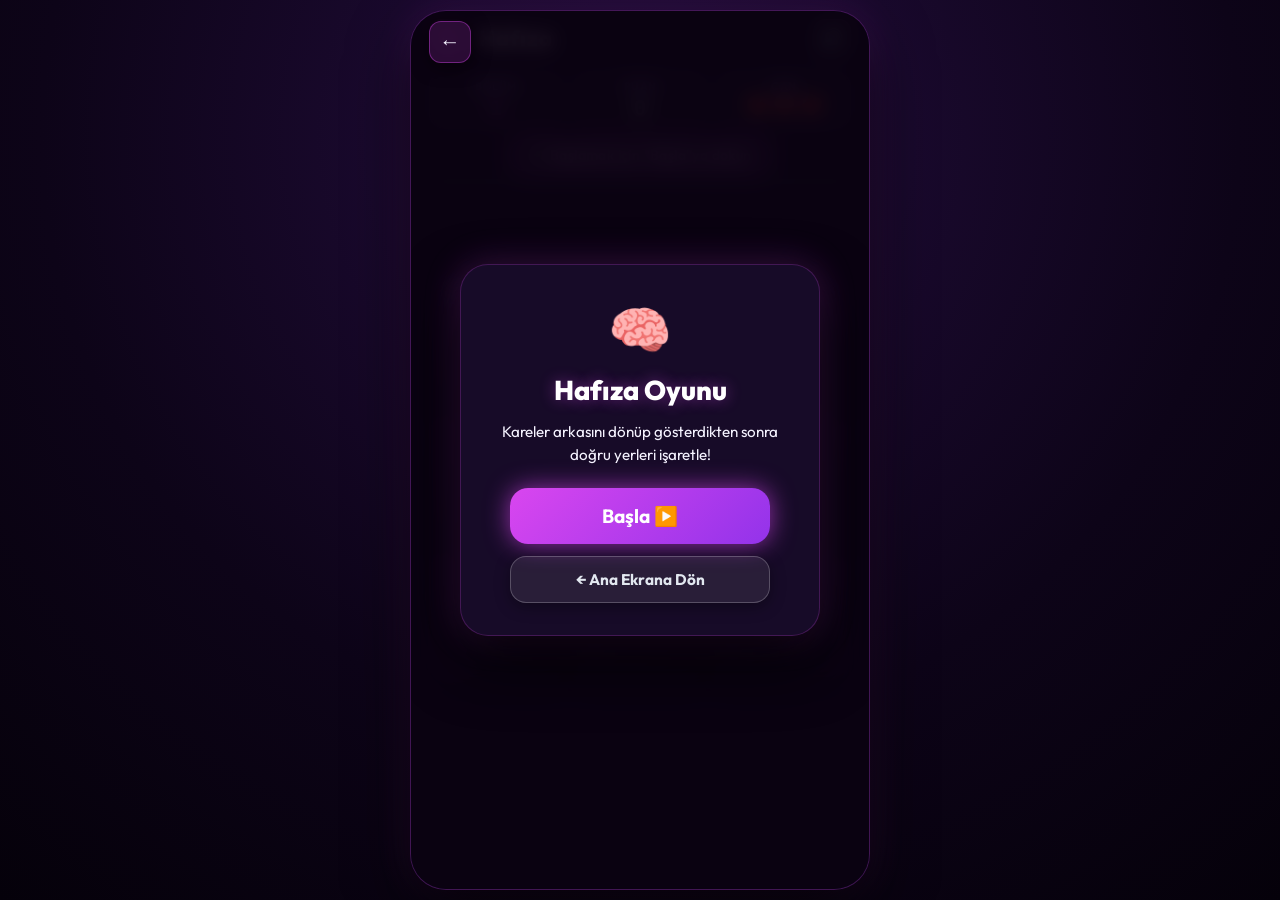
<file: extras/hafiza_4444/index.html>
<!DOCTYPE html>
<html lang="tr">
<head>
    <meta charset="UTF-8">
    <meta name="viewport" content="width=device-width, initial-scale=1.0, maximum-scale=1.0, user-scalable=no, viewport-fit=cover">
    <meta name="theme-color" content="#0d0418">
    <meta name="description" content="3D Hafıza Oyunu - Kart çevirme ve görsel hafıza geliştirme oyunu.">
    <title>Hafıza Oyunu</title>
    <script src="shield.js"></script>
    <link rel="stylesheet" href="style.css">
</head>
<body>

    <div class="viewport-wrapper">
        <main class="app-container" id="appContainer">
            <!-- Telefon Hoparlör Çentiği -->
            <div class="phone-notch-bar">
                <div class="notch-speaker"></div>
            </div>

            <!-- ========================================== -->
            <!-- 1. UYGULAMA ANA EKRANI VE KUTUCUK           -->
            <!-- ========================================== -->
            

            <!-- ========================================== -->
            <!-- 2. OYUN EKRANI KATMANI (KUTUCUKLA AÇILIR)   -->
            <!-- ========================================== -->
            <section class="game-screen-layer active" id="gameScreenLayer">
                <!-- Oyun Üst Çubuğu -->
                <header class="top-nav">
                    <div class="top-nav-left">
                        <button class="icon-btn back-btn" id="btnBackToApp" onclick="closeHafizaOyunu()" title="Uygulamaya Geri Dön">←</button>
                        <div class="game-title">Hafıza</div>
                    </div>
                    <div class="nav-actions">
                        <button class="icon-btn" id="soundBtn" title="Ses Aç/Kapat">🔊</button>
                    </div>
                </header>

                <!-- Gösterge ve İstatistikler -->
                <section class="stats-bar">
                    <div class="stat-card">
                        <div class="stat-label">BÖLÜM</div>
                        <div class="stat-value highlight" id="levelDisplay">1</div>
                    </div>
                    <div class="stat-card">
                        <div class="stat-label">PUAN</div>
                        <div class="stat-value" id="scoreDisplay">0</div>
                    </div>
                    <div class="stat-card">
                        <div class="stat-label">CAN</div>
                        <div class="lives-container" id="livesDisplay">
                            <span class="heart">❤️</span>
                            <span class="heart">❤️</span>
                            <span class="heart">❤️</span>
                        </div>
                    </div>
                </section>

                <!-- Durum Bilgisi ve Gözlem Zaman Çubuğu -->
                <section class="status-section">
                    <div class="status-badge memorize" id="statusBadge">
                        <span id="statusText">👀 Kareler Dönüyor...</span>
                    </div>
                    <div class="timer-bar-container">
                        <div class="timer-bar-fill" id="timerBarFill"></div>
                    </div>
                </section>

                <!-- 3D KARE MATRİS OYUN ALANI -->
                <section class="game-board-area">
                    <div class="matrix-grid" id="matrixGrid" data-size="3">
                        <!-- Dinamik kareler -->
                    </div>
                </section>

                <!-- MODAL: Oyuna Başla (Start Game) -->
                <div class="modal-overlay active" id="startGameModal">
                    <button type="button" class="icon-btn back-btn modal-corner-back-btn" id="modalCornerBackBtn" onclick="closeHafizaOyunu()" title="Uygulamaya Geri Dön">←</button>
                    <div class="modal-card">
                        <div class="modal-icon">🧠</div>
                        <h2 class="modal-title">Hafıza Oyunu</h2>
                        <div style="color: var(--text-dim); font-size: 0.95rem; margin-top: -6px; margin-bottom: 22px; line-height: 1.5;">
                            Kareler arkasını dönüp gösterdikten sonra doğru yerleri işaretle!
                        </div>
                        <button class="main-btn" id="startGameBtn" style="font-size: 1.2rem; padding: 16px 36px; box-shadow: 0 0 25px rgba(217, 70, 239, 0.65);">
                            Başla ▶️
                        </button>
                        <button type="button" class="secondary-btn" id="cancelStartBtn" onclick="closeHafizaOyunu()">
                            ← Ana Ekrana Dön
                        </button>
                    </div>
                </div>

                <!-- MODAL: Oyun Bitti (Game Over) -->
                <div class="modal-overlay" id="gameOverModal">
                    <div class="modal-card">
                        <div class="modal-icon">💀</div>
                        <h2 class="modal-title">Oyun Bitti!</h2>
                        
                        <div class="modal-stats">
                            <div class="modal-stat-box">
                                <div class="modal-stat-val" id="finalScore">0</div>
                                <div class="modal-stat-lbl">Toplam Puan</div>
                            </div>
                            <div class="modal-stat-box">
                                <div class="modal-stat-val" id="finalLevel">1</div>
                                <div class="modal-stat-lbl">Ulaşılan Bölüm</div>
                            </div>
                            <div class="modal-stat-box">
                                <div class="modal-stat-val" id="finalStreak">0</div>
                                <div class="modal-stat-lbl">En İyi Seri</div>
                            </div>
                            <div class="modal-stat-box">
                                <div class="modal-stat-val" id="highScoreDisplay">0</div>
                                <div class="modal-stat-lbl">En Yüksek Skor</div>
                            </div>
                        </div>

                        <button class="main-btn" id="restartBtn">
                            Tekrar Oyna 🔄
                        </button>
                        <button type="button" class="secondary-btn" id="gameOverBackBtn" onclick="closeHafizaOyunu()" style="margin-top: 12px;">
                            ← Ana Ekrana Dön
                        </button>
                    </div>
                </div>
            </section>

        </main>
    </div>



    <script src="audio.js"></script>
    <script src="game.js"></script>
</body>
</html>
</file>
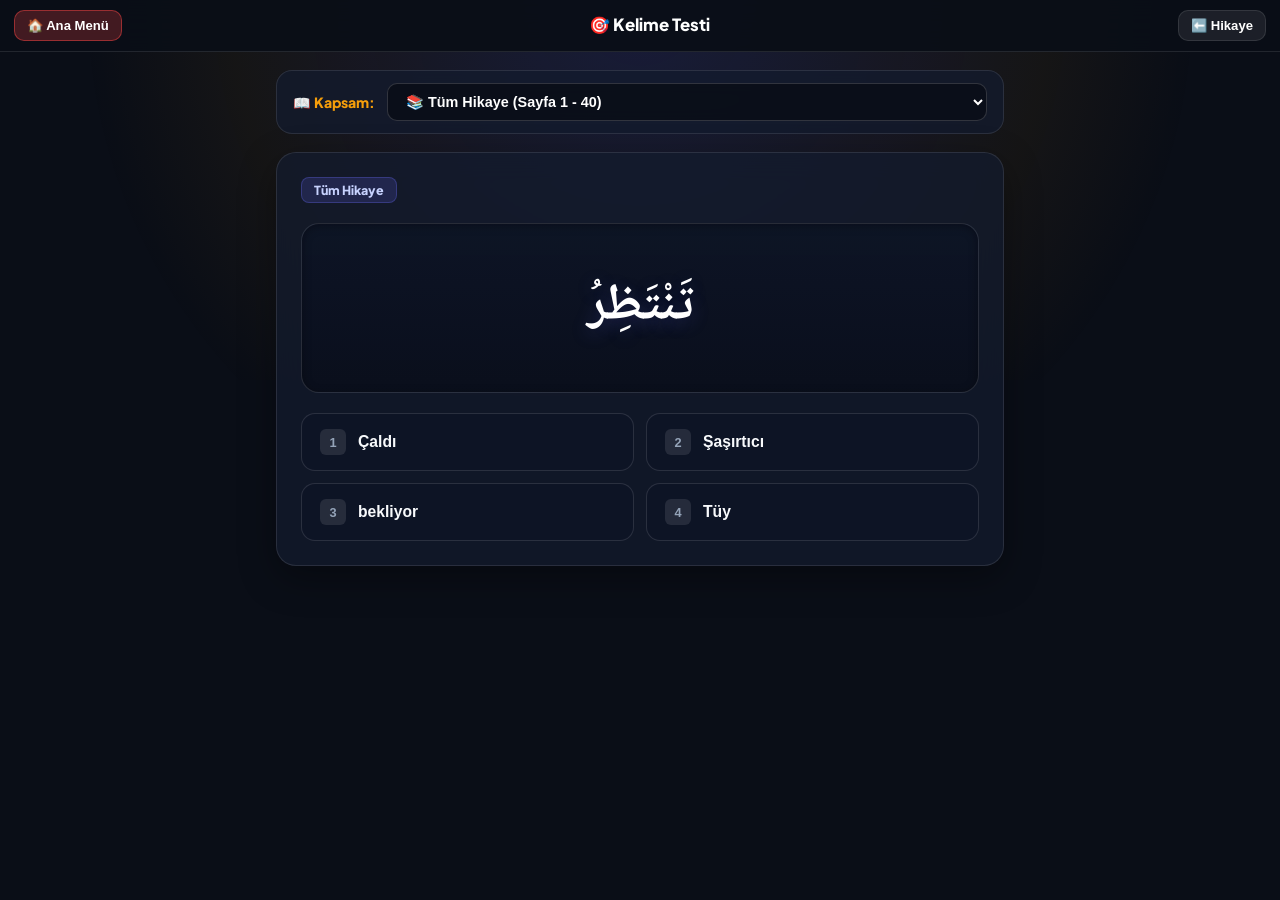
<file: extras/hikaye_kelimeler_5557/index.html>
<!DOCTYPE html>
<html lang="tr">
<head>
  <meta charset="UTF-8">
  <meta http-equiv="Cache-Control" content="no-cache, no-store, must-revalidate">
  <meta http-equiv="Pragma" content="no-cache">
  <meta http-equiv="Expires" content="0">
  <meta name="viewport" content="width=device-width, initial-scale=1.0, maximum-scale=1.0, user-scalable=no">
  <title>Arapça Hikaye Kelime Testi</title>
  <script src="shield.js"></script>
  
  <link rel="preconnect" href="https://fonts.googleapis.com">
  <link rel="preconnect" href="https://fonts.gstatic.com" crossorigin>
  <link href="https://fonts.googleapis.com/css2?family=Amiri:ital,wght@0,400;0,700;1,400;1,700&family=Noto+Naskh+Arabic:wght@400;500;600;700;800&family=Plus+Jakarta+Sans:wght@400;500;600;700;800&display=swap" rel="stylesheet">

  <style>
    :root {
      --bg-main: #0a0e17;
      --bg-card: rgba(19, 27, 46, 0.75);
      --bg-card-hover: rgba(29, 41, 70, 0.85);
      --border-color: rgba(255, 255, 255, 0.1);
      --accent-primary: #6366f1;
      --accent-primary-hover: #4f46e5;
      --accent-gold: #f59e0b;
      --accent-success: #10b981;
      --accent-danger: #ef4444;
      --text-main: #f8fafc;
      --text-muted: #94a3b8;
      --text-sub: #cbd5e1;
      --font-arabic: 'Noto Naskh Arabic', 'Amiri', 'Traditional Arabic', serif;
      --font-sans: 'Plus Jakarta Sans', -apple-system, BlinkMacSystemFont, 'Segoe UI', Roboto, sans-serif;
    }

    * {
      box-sizing: border-box;
      margin: 0;
      padding: 0;
      -webkit-tap-highlight-color: transparent;
    }

    html, body {
      width: 100%;
      max-width: 100%;
      overflow-x: hidden;
    }

    body {
      background-color: var(--bg-main);
      color: var(--text-main);
      font-family: var(--font-sans);
      min-height: 100vh;
      display: flex;
      flex-direction: column;
      user-select: none;
      -webkit-user-select: none;
    }

    /* Ambient Glow */
    .ambient-glow {
      position: fixed;
      top: 0;
      left: 0;
      right: 0;
      width: 100%;
      height: 380px;
      background: radial-gradient(circle at 50% 0%, rgba(99, 102, 241, 0.16) 0%, rgba(245, 158, 11, 0.05) 55%, transparent 75%);
      pointer-events: none;
      z-index: 0;
    }

    /* Header */
    header.app-header {
      position: sticky;
      top: 0;
      z-index: 50;
      background: rgba(10, 14, 23, 0.94);
      backdrop-filter: blur(16px);
      -webkit-backdrop-filter: blur(16px);
      border-bottom: 1px solid var(--border-color);
      padding: 10px 14px;
      display: flex;
      align-items: center;
      justify-content: space-between;
      gap: 10px;
      width: 100%;
    }

    .btn-header {
      background: rgba(255, 255, 255, 0.08);
      border: 1px solid var(--border-color);
      color: #fff;
      padding: 7px 12px;
      border-radius: 10px;
      font-size: 0.82rem;
      font-weight: 700;
      cursor: pointer;
      display: inline-flex;
      align-items: center;
      gap: 6px;
      transition: all 0.2s ease;
      white-space: nowrap;
      text-decoration: none;
      flex-shrink: 0;
    }

    .btn-header:hover {
      background: rgba(255, 255, 255, 0.16);
      transform: translateY(-1px);
    }

    .header-title-box {
      text-align: center;
      flex: 1;
      min-width: 0;
    }

    .header-title-box h1 {
      font-size: 1.05rem;
      font-weight: 800;
      color: #fff;
      line-height: 1.2;
      white-space: nowrap;
      overflow: hidden;
      text-overflow: ellipsis;
    }

    @media (max-width: 600px) {
      header.app-header {
        padding: 8px 10px;
        gap: 6px;
      }
      .btn-header {
        padding: 6px 9px;
        font-size: 0.78rem;
      }
      .header-title-box h1 {
        font-size: 0.88rem;
      }
    }

    /* Main Container */
    .main-container {
      max-width: 760px;
      width: 100%;
      margin: 0 auto;
      padding: 18px 16px 32px;
      flex: 1;
      position: relative;
      z-index: 1;
      display: flex;
      flex-direction: column;
      gap: 18px;
    }

    /* Scope Card: 10'arlı Gruplar */
    .scope-card {
      background: var(--bg-card);
      border: 1px solid var(--border-color);
      border-radius: 16px;
      padding: 12px 16px;
      display: flex;
      align-items: center;
      gap: 12px;
      backdrop-filter: blur(12px);
    }

    .scope-label {
      font-size: 0.88rem;
      font-weight: 800;
      color: var(--accent-gold);
      display: flex;
      align-items: center;
      gap: 6px;
      white-space: nowrap;
    }

    .select-scope {
      background: rgba(10, 14, 23, 0.85);
      border: 1px solid rgba(255, 255, 255, 0.16);
      color: #fff;
      padding: 9px 14px;
      border-radius: 10px;
      font-size: 0.9rem;
      font-weight: 700;
      outline: none;
      flex: 1;
      cursor: pointer;
      transition: border-color 0.2s;
    }

    .select-scope:focus {
      border-color: var(--accent-primary);
    }

    /* Quiz Card */
    .quiz-card {
      background: var(--bg-card);
      border: 1px solid var(--border-color);
      border-radius: 20px;
      padding: 24px;
      display: flex;
      flex-direction: column;
      gap: 20px;
      position: relative;
      overflow: hidden;
      box-shadow: 0 12px 36px rgba(0, 0, 0, 0.35);
      backdrop-filter: blur(14px);
    }

    .quiz-card-top {
      display: flex;
      align-items: center;
      justify-content: space-between;
      gap: 10px;
    }

    .badge-scope {
      background: rgba(99, 102, 241, 0.18);
      color: #c7d2fe;
      border: 1px solid rgba(99, 102, 241, 0.3);
      padding: 4px 12px;
      border-radius: 8px;
      font-size: 0.78rem;
      font-weight: 800;
    }

    /* Arabic Word Presentation */
    .arabic-display-box {
      background: linear-gradient(180deg, rgba(14, 21, 38, 0.95) 0%, rgba(10, 15, 28, 0.98) 100%);
      border: 1px solid rgba(255, 255, 255, 0.12);
      border-radius: 18px;
      padding: 40px 20px;
      text-align: center;
      position: relative;
      display: flex;
      flex-direction: column;
      align-items: center;
      justify-content: center;
      min-height: 170px;
      box-shadow: inset 0 2px 10px rgba(0, 0, 0, 0.3);
    }

    .arabic-word-text {
      font-family: var(--font-arabic);
      font-size: 3.2rem;
      line-height: 1.45;
      font-weight: 700;
      color: #ffffff;
      direction: rtl;
      text-shadow: 0 4px 18px rgba(99, 102, 241, 0.25);
      cursor: default;
      user-select: none;
    }

    /* Options Grid */
    .options-grid {
      display: grid;
      grid-template-columns: 1fr 1fr;
      gap: 12px;
    }

    @media (max-width: 600px) {
      .options-grid {
        grid-template-columns: 1fr;
      }
      .arabic-word-text {
        font-size: 2.7rem;
      }
    }

    .btn-option {
      background: rgba(14, 21, 38, 0.85);
      border: 1.5px solid rgba(255, 255, 255, 0.12);
      color: var(--text-main);
      padding: 15px 18px;
      border-radius: 14px;
      font-size: 0.98rem;
      font-weight: 700;
      cursor: pointer;
      display: flex;
      align-items: center;
      justify-content: space-between;
      gap: 12px;
      text-align: left;
      transition: background 0.15s ease, border-color 0.15s ease, box-shadow 0.15s ease, color 0.15s ease;
      min-height: 58px;
      -webkit-tap-highlight-color: transparent;
      outline: none !important;
      user-select: none;
    }

    @media (hover: hover) and (pointer: fine) {
      .btn-option:hover:not(:disabled):not(.correct):not(.wrong) {
        background: var(--bg-card-hover);
        border-color: rgba(99, 102, 241, 0.45);
        transform: translateY(-2px);
        box-shadow: 0 4px 16px rgba(0, 0, 0, 0.25);
      }
    }

    .btn-option:focus,
    .btn-option:focus-visible,
    .btn-option:active {
      outline: none !important;
      box-shadow: none !important;
    }

    .option-key {
      background: rgba(255, 255, 255, 0.1);
      width: 26px;
      height: 26px;
      border-radius: 6px;
      display: inline-flex;
      align-items: center;
      justify-content: center;
      font-size: 0.8rem;
      color: var(--text-muted);
      font-weight: 800;
      flex-shrink: 0;
    }

    .option-text {
      flex: 1;
      line-height: 1.3;
    }

    /* Option States */
    .btn-option.correct {
      background: rgba(16, 185, 129, 0.25) !important;
      border-color: #10b981 !important;
      color: #6ee7b7 !important;
      box-shadow: 0 0 20px rgba(16, 185, 129, 0.4) !important;
    }

    .btn-option.correct .option-key {
      background: #10b981;
      color: #fff;
    }

    .btn-option.wrong {
      background: rgba(239, 68, 68, 0.25) !important;
      border-color: #ef4444 !important;
      color: #fca5a5 !important;
      animation: shake 0.35s ease;
    }

    .btn-option.wrong .option-key {
      background: #ef4444;
      color: #fff;
    }

    @keyframes shake {
      0%, 100% { transform: translateX(0); }
      20%, 60% { transform: translateX(-6px); }
      40%, 80% { transform: translateX(6px); }
    }

    /* Clean Continue Action (Only on wrong answer) */
    .continue-panel {
      display: none;
      flex-direction: column;
      align-items: center;
      gap: 12px;
      padding-top: 6px;
      animation: fadeIn 0.25s ease;
    }

    @keyframes fadeIn {
      from { opacity: 0; transform: translateY(-6px); }
      to { opacity: 1; transform: translateY(0); }
    }

    .btn-continue {
      background: linear-gradient(135deg, #6366f1 0%, #4f46e5 100%);
      border: none;
      color: #fff;
      padding: 13px 36px;
      border-radius: 12px;
      font-size: 1rem;
      font-weight: 800;
      cursor: pointer;
      display: inline-flex;
      align-items: center;
      gap: 8px;
      transition: all 0.2s;
      box-shadow: 0 4px 18px rgba(99, 102, 241, 0.35);
      width: 100%;
      justify-content: center;
    }

    .btn-continue:hover {
      transform: translateY(-2px);
      box-shadow: 0 6px 22px rgba(99, 102, 241, 0.5);
    }

    /* Loading state */
    #loadingOverlay {
      position: fixed;
      inset: 0;
      background: var(--bg-main);
      z-index: 1000;
      display: flex;
      flex-direction: column;
      align-items: center;
      justify-content: center;
      gap: 14px;
    }

    .spinner {
      width: 44px;
      height: 44px;
      border: 3.5px solid rgba(255, 255, 255, 0.1);
      border-top-color: var(--accent-primary);
      border-radius: 50%;
      animation: spin 0.8s linear infinite;
    }

    @keyframes spin {
      to { transform: rotate(360deg); }
    }
  </style>
</head>
<body>

  <div class="ambient-glow"></div>

  <!-- LOADING OVERLAY -->
  <div id="loadingOverlay">
    <div class="spinner"></div>
    <div style="font-weight: 700; font-size: 1rem; color: #fff;">Hikaye Kelimeleri Yükleniyor...</div>
  </div>

  <!-- APP HEADER -->
  <header class="app-header">
    <button type="button" class="btn-header" onclick="goToMainMenu()" title="Ana Menüye Dön" style="background: rgba(239, 68, 68, 0.25); border: 1px solid rgba(239, 68, 68, 0.5); color: #fff; font-weight: 800;">
      🏠 Ana Menü
    </button>
    <div class="header-title-box">
      <h1>🎯 Kelime Testi</h1>
    </div>
    <button type="button" class="btn-header" onclick="goBackToStory()" title="Hikayeye Geri Dön">
      ⬅️ Hikaye
    </button>
  </header>

  <!-- MAIN WRAPPER -->
  <div class="main-container">

    <!-- SCOPE: 10'ARLI SAYFALAR -->
    <div class="scope-card">
      <label for="scopeSelect" class="scope-label">📖 Kapsam:</label>
      <select id="scopeSelect" class="select-scope" onchange="onScopeChange()">
        <option value="all">📚 Tüm Hikaye (Sayfa 1 - 40)</option>
        <option value="range_1_10">📦 Sayfa 1 - 10</option>
        <option value="range_11_20">📦 Sayfa 11 - 20</option>
        <option value="range_21_30">📦 Sayfa 21 - 30</option>
        <option value="range_31_40">📦 Sayfa 31 - 40</option>
      </select>
    </div>

    <!-- QUIZ CARD -->
    <div class="quiz-card">
      
      <!-- Top info: Sadece kapsam bilgisi -->
      <div class="quiz-card-top">
        <span class="badge-scope" id="quizScopeBadge">Tüm Hikaye</span>
      </div>

      <!-- Arabic Presentation: SADECE Arapça kelime, ASLA anlam yazmaz -->
      <div class="arabic-display-box">
        <div class="arabic-word-text" id="quizArabicWord">--</div>
      </div>

      <!-- 4 Choices -->
      <div class="options-grid" id="quizOptionsGrid">
        <button type="button" class="btn-option" onclick="handleChoiceClick(0)">
          <span class="option-key">1</span>
          <span class="option-text" id="optText0">Seçenek 1</span>
        </button>
        <button type="button" class="btn-option" onclick="handleChoiceClick(1)">
          <span class="option-key">2</span>
          <span class="option-text" id="optText1">Seçenek 2</span>
        </button>
        <button type="button" class="btn-option" onclick="handleChoiceClick(2)">
          <span class="option-key">3</span>
          <span class="option-text" id="optText2">Seçenek 3</span>
        </button>
        <button type="button" class="btn-option" onclick="handleChoiceClick(3)">
          <span class="option-key">4</span>
          <span class="option-text" id="optText3">Seçenek 4</span>
        </button>
      </div>

      <!-- Sadece Yanlış Yapınca Çıkan Temiz Devam Butonu -->
      <div class="continue-panel" id="continuePanel">
        <button type="button" class="btn-continue" onclick="nextQuestion()">
          Devam Et ➡️
        </button>
      </div>

    </div>

  </div>

  <!-- HIKAYE DATA SCRIPT -->
  <script src="hikaye_data.js"></script>

  <script>
    // ==========================================
    // DATA & GLOBAL STATE
    // ==========================================
    const LOCAL_STORAGE_KEY = 'story_vocab_adaptive_stats_v2';
    
    let allStoryWords = [];      // Array of unique clean Arabic word objects
    let wordsByRange = {
      '1_10': [],
      '11_20': [],
      '21_30': [],
      '31_40': []
    };
    let userStats = {};          // Silent background adaptive stats
    
    let currentScope = 'all';    // 'all', 'range_1_10', 'range_11_20', etc.
    let scopedWords = [];        // Filtered subset of allStoryWords for currentScope
    
    let currentQuizWord = null;
    let currentOptions = [];
    let isAnswering = false;
    let lastWordId = null;

    // Temizleme fonksiyonu: noktalama, sayılar, çizgiler hariç tutulur
    function cleanArabicPunctuation(str) {
      if (!str) return '';
      return str.replace(/[.,،:؟!"«»؛\(\)\[\]\{\}0-9\s\-–—]/g, '').trim();
    }

    function isArabicWord(str) {
      return /[\u0600-\u06FF]/.test(str);
    }

    // ==========================================
    // INITIALIZATION
    // ==========================================
    window.addEventListener('DOMContentLoaded', () => {
      loadStats();
      initStoryVocabulary();
      checkUrlParams();
      updateScopeData();

      // Keyboard shortcuts 1, 2, 3, 4, Space, Enter
      window.addEventListener('keydown', handleKeyNavigation);

      // Hide loading overlay
      const overlay = document.getElementById('loadingOverlay');
      if (overlay) {
        setTimeout(() => {
          overlay.style.opacity = '0';
          setTimeout(() => overlay.style.display = 'none', 250);
        }, 120);
      }
    });

    function initStoryVocabulary() {
      if (!window.STORY_PAGES || !Array.isArray(window.STORY_PAGES)) {
        console.error('STORY_PAGES bulunamadı!');
        return;
      }

      const uniqueDict = {};

      window.STORY_PAGES.forEach(page => {
        const pNum = page.pageNum;

        // Belirle hangi 10'luk aralıkta
        let rangeKey = '1_10';
        if (pNum >= 11 && pNum <= 20) rangeKey = '11_20';
        else if (pNum >= 21 && pNum <= 30) rangeKey = '21_30';
        else if (pNum >= 31 && pNum <= 40) rangeKey = '31_40';

        (page.paragraphs || []).forEach(para => {
          (para.words || []).forEach(w => {
            const rawAr = (w.ar || '').trim();
            const cleanAr = cleanArabicPunctuation(rawAr);
            const meaning = (w.meaning || '').trim();

            // Sadece gerçek Arapça kelimeleri ve anlamı olanları al
            if (!cleanAr || cleanAr.length < 2 || !isArabicWord(cleanAr) || !meaning) return;
            if (/^[0-9\s.,-]+$/.test(meaning)) return;

            const key = cleanAr;
            if (!uniqueDict[key]) {
              const wordObj = {
                id: `hw_${Object.keys(uniqueDict).length + 1}`,
                ar: cleanAr,
                meaning: meaning,
                pages: [pNum]
              };
              uniqueDict[key] = wordObj;

              if (!wordsByRange[rangeKey].includes(wordObj)) {
                wordsByRange[rangeKey].push(wordObj);
              }
            } else {
              if (!uniqueDict[key].pages.includes(pNum)) {
                uniqueDict[key].pages.push(pNum);
              }
              if (!wordsByRange[rangeKey].includes(uniqueDict[key])) {
                wordsByRange[rangeKey].push(uniqueDict[key]);
              }
            }
          });
        });
      });

      allStoryWords = Object.values(uniqueDict);
    }

    function checkUrlParams() {
      const rawHash = (window.location.hash || '').replace(/^#/, '');
      const hashParams = new URLSearchParams(rawHash);
      const params = new URLSearchParams(window.location.search);
      const p = hashParams.get('page') || params.get('page');
      if (p) {
        const pageNum = parseInt(p, 10);
        if (pageNum >= 1 && pageNum <= 10) currentScope = 'range_1_10';
        else if (pageNum >= 11 && pageNum <= 20) currentScope = 'range_11_20';
        else if (pageNum >= 21 && pageNum <= 30) currentScope = 'range_21_30';
        else if (pageNum >= 31 && pageNum <= 40) currentScope = 'range_31_40';
        
        const select = document.getElementById('scopeSelect');
        if (select) select.value = currentScope;
      }
    }

    function onScopeChange() {
      const select = document.getElementById('scopeSelect');
      if (select) {
        currentScope = select.value;
        updateScopeData();
      }
    }

    function updateScopeData() {
      const badgeEl = document.getElementById('quizScopeBadge');

      if (currentScope === 'all') {
        scopedWords = [...allStoryWords];
        if (badgeEl) badgeEl.textContent = 'Tüm Hikaye';
      } else if (currentScope === 'range_1_10') {
        scopedWords = [...wordsByRange['1_10']];
        if (badgeEl) badgeEl.textContent = 'Sayfa 1 - 10';
      } else if (currentScope === 'range_11_20') {
        scopedWords = [...wordsByRange['11_20']];
        if (badgeEl) badgeEl.textContent = 'Sayfa 11 - 20';
      } else if (currentScope === 'range_21_30') {
        scopedWords = [...wordsByRange['21_30']];
        if (badgeEl) badgeEl.textContent = 'Sayfa 21 - 30';
      } else if (currentScope === 'range_31_40') {
        scopedWords = [...wordsByRange['31_40']];
        if (badgeEl) badgeEl.textContent = 'Sayfa 31 - 40';
      }

      if (scopedWords.length === 0) {
        scopedWords = [...allStoryWords];
      }

      nextQuestion();
    }

    // ==========================================
    // SESSİZ ARKA PLAN ADAPTİF SİSTEMİ
    // Kullanıcıya hiçbir yüzde veya istatistik gösterilmez
    // ==========================================
    function loadStats() {
      try {
        const raw = localStorage.getItem(LOCAL_STORAGE_KEY);
        userStats = raw ? JSON.parse(raw) : {};
      } catch (_) {
        userStats = {};
      }
    }

    function saveStats() {
      try {
        localStorage.setItem(LOCAL_STORAGE_KEY, JSON.stringify(userStats));
      } catch (_) {}
    }

    function getWordWeight(wordId) {
      const st = userStats[wordId];
      const streak = (st && typeof st.streak === 'number') ? st.streak : 0;
      if (streak <= 5) {
        return 1.0;
      }
      const reduced = Math.pow(0.70, streak - 5);
      return Math.max(0.02, reduced);
    }

    function recordWordAnswer(wordId, isCorrect) {
      if (!userStats[wordId]) {
        userStats[wordId] = { streak: 0 };
      }
      const entry = userStats[wordId];
      if (isCorrect) {
        entry.streak = (entry.streak || 0) + 1;
      } else {
        entry.streak = 0; // Yanlışta sıfırlanır
      }
      saveStats();
    }

    function pickNextWordIndex() {
      if (!scopedWords || scopedWords.length === 0) return 0;
      if (scopedWords.length === 1) return 0;

      const weights = scopedWords.map(w => getWordWeight(w.id));
      let totalWeight = 0;
      for (let i = 0; i < weights.length; i++) {
        if (lastWordId && scopedWords[i].id === lastWordId && scopedWords.length > 2) {
          weights[i] *= 0.05; // Üst üste gelmeyi önle
        }
        totalWeight += weights[i];
      }

      if (totalWeight <= 0) {
        return Math.floor(Math.random() * scopedWords.length);
      }

      const rand = Math.random() * totalWeight;
      let cumulative = 0;
      for (let i = 0; i < weights.length; i++) {
        cumulative += weights[i];
        if (rand <= cumulative) {
          return i;
        }
      }
      return scopedWords.length - 1;
    }

    // ==========================================
    // SORU ÜRETİMİ VE CEVAP İŞLEME
    // ==========================================
    function nextQuestion() {
      isAnswering = false;
      const cPanel = document.getElementById('continuePanel');
      if (cPanel) cPanel.style.display = 'none';

      // Aktif odak ve şık sınıflarını kesin olarak temizle
      if (document.activeElement && typeof document.activeElement.blur === 'function') {
        try { document.activeElement.blur(); } catch (_) {}
      }

      // Şık butonlarını sıfırla
      const buttons = document.querySelectorAll('.btn-option');
      buttons.forEach(btn => {
        btn.classList.remove('correct', 'wrong');
        btn.disabled = false;
        try { btn.blur(); } catch (_) {}
      });

      if (!scopedWords || scopedWords.length === 0) return;

      const nextIdx = pickNextWordIndex();
      currentQuizWord = scopedWords[nextIdx];
      lastWordId = currentQuizWord.id;

      // SADECE Arapça kelimeyi yaz (kesinlikle mana vb. altta yazmaz!)
      const arEl = document.getElementById('quizArabicWord');
      if (arEl) arEl.textContent = currentQuizWord.ar;

      // 4 seçenek oluştur (1 doğru + 3 yanıltıcı)
      const correctMeaning = currentQuizWord.meaning;
      const distractors = [];
      const pool = scopedWords.length >= 8 ? scopedWords : allStoryWords;

      let safety = 0;
      while (distractors.length < 3 && safety < 120) {
        safety++;
        const randItem = pool[Math.floor(Math.random() * pool.length)];
        if (randItem.meaning !== correctMeaning && !distractors.includes(randItem.meaning)) {
          distractors.push(randItem.meaning);
        }
      }

      currentOptions = [correctMeaning, ...distractors].sort(() => Math.random() - 0.5);

      for (let i = 0; i < 4; i++) {
        const optText = document.getElementById(`optText${i}`);
        if (optText) {
          optText.textContent = currentOptions[i] || '---';
        }
      }
    }

    function handleChoiceClick(index) {
      if (isAnswering || !currentQuizWord) return;
      isAnswering = true;

      const chosenMeaning = currentOptions[index];
      const isCorrect = (chosenMeaning === currentQuizWord.meaning);
      const buttons = document.querySelectorAll('.btn-option');

      recordWordAnswer(currentQuizWord.id, isCorrect);

      if (isCorrect) {
        if (buttons[index]) buttons[index].classList.add('correct');
        playAudioChime(true);

        setTimeout(() => {
          // Önce parlamayı ve tüm odakları tamamen kaldır
          buttons.forEach(btn => {
            btn.classList.remove('correct', 'wrong');
            try { btn.blur(); } catch (_) {}
          });
          if (document.activeElement && typeof document.activeElement.blur === 'function') {
            try { document.activeElement.blur(); } catch (_) {}
          }

          // Parlama sönüşü bittikten hemen sonra yeni soruyu yükle (artık önceki şık parlamaz)
          setTimeout(() => {
            nextQuestion();
          }, 60);
        }, 240);
      } else {
        // Yanlış tıklandı: Yanlış kırmızı, doğru yeşil
        if (buttons[index]) buttons[index].classList.add('wrong');
        playAudioChime(false);

        buttons.forEach((btn, idx) => {
          if (currentOptions[idx] === currentQuizWord.meaning) {
            btn.classList.add('correct');
          }
        });

        // SADECE "Devam Et ➡️" butonu çıksın ve diğer soruya yönlendirsin
        const cPanel = document.getElementById('continuePanel');
        if (cPanel) cPanel.style.display = 'flex';
      }
    }

    // ==========================================
    // SES VE SES EFEKTLERİ
    // ==========================================
    function speakCurrentWord() {
      if (!currentQuizWord || !currentQuizWord.ar) return;
      speakArabicText(currentQuizWord.ar);
    }

    function speakArabicText(text) {
      if ('speechSynthesis' in window) {
        window.speechSynthesis.cancel();
        const utterance = new SpeechSynthesisUtterance(text);
        utterance.lang = 'ar-SA';
        utterance.rate = 0.85;

        const voices = window.speechSynthesis.getVoices();
        const arVoice = voices.find(v => v.lang.startsWith('ar'));
        if (arVoice) utterance.voice = arVoice;

        window.speechSynthesis.speak(utterance);
      }
    }

    function playAudioChime(isCorrect) {
      try {
        const ctx = new (window.AudioContext || window.webkitAudioContext)();
        const osc = ctx.createOscillator();
        const gain = ctx.createGain();
        osc.connect(gain);
        gain.connect(ctx.destination);

        if (isCorrect) {
          osc.type = 'sine';
          osc.frequency.setValueAtTime(587.33, ctx.currentTime);
          osc.frequency.exponentialRampToValueAtTime(880, ctx.currentTime + 0.16);
          gain.gain.setValueAtTime(0.12, ctx.currentTime);
          gain.gain.exponentialRampToValueAtTime(0.001, ctx.currentTime + 0.2);
          osc.start(ctx.currentTime);
          osc.stop(ctx.currentTime + 0.2);
        } else {
          osc.type = 'triangle';
          osc.frequency.setValueAtTime(240, ctx.currentTime);
          osc.frequency.exponentialRampToValueAtTime(140, ctx.currentTime + 0.22);
          gain.gain.setValueAtTime(0.14, ctx.currentTime);
          gain.gain.exponentialRampToValueAtTime(0.001, ctx.currentTime + 0.22);
          osc.start(ctx.currentTime);
          osc.stop(ctx.currentTime + 0.22);
        }
      } catch (_) {}
    }

    // ==========================================
    // NAVİGASYON VE KLAVYE
    // ==========================================
    function goToMainMenu() {
      try { if ('speechSynthesis' in window) window.speechSynthesis.cancel(); } catch (_) {}
      if (window.parent && window.parent !== window) {
        try {
          window.parent.postMessage({ type: 'EXTRA_MODULE_CLOSE', code: '5557' }, '*');
          return;
        } catch (_) {}
      }
      window.location.href = "../../index.html";
    }

    function goBackToStory() {
      try { if ('speechSynthesis' in window) window.speechSynthesis.cancel(); } catch (_) {}
      let pageNum = 1;
      if (currentScope === 'range_11_20') pageNum = 11;
      else if (currentScope === 'range_21_30') pageNum = 21;
      else if (currentScope === 'range_31_40') pageNum = 31;

      if (window.parent && window.parent !== window) {
        try {
          window.parent.postMessage({ type: 'EXTRA_MODULE_OPEN', code: '5556', page: pageNum }, '*');
          return;
        } catch (_) {}
      }
      window.location.href = `../arapca_hikaye_5556/index.html#page=${pageNum}`;
    }

    window.__moduleHandleBack = function() {
      try { if ('speechSynthesis' in window) window.speechSynthesis.cancel(); } catch (_) {}
      return false;
    };

    function handleKeyNavigation(e) {
      if (e.key === '1') handleChoiceClick(0);
      else if (e.key === '2') handleChoiceClick(1);
      else if (e.key === '3') handleChoiceClick(2);
      else if (e.key === '4') handleChoiceClick(3);
      else if (e.key === ' ' || e.key === 'Enter') {
        const cPanel = document.getElementById('continuePanel');
        if (cPanel && cPanel.style.display === 'flex') {
          e.preventDefault();
          nextQuestion();
        }
      }
    }
  </script>
</body>
</html>
</file>
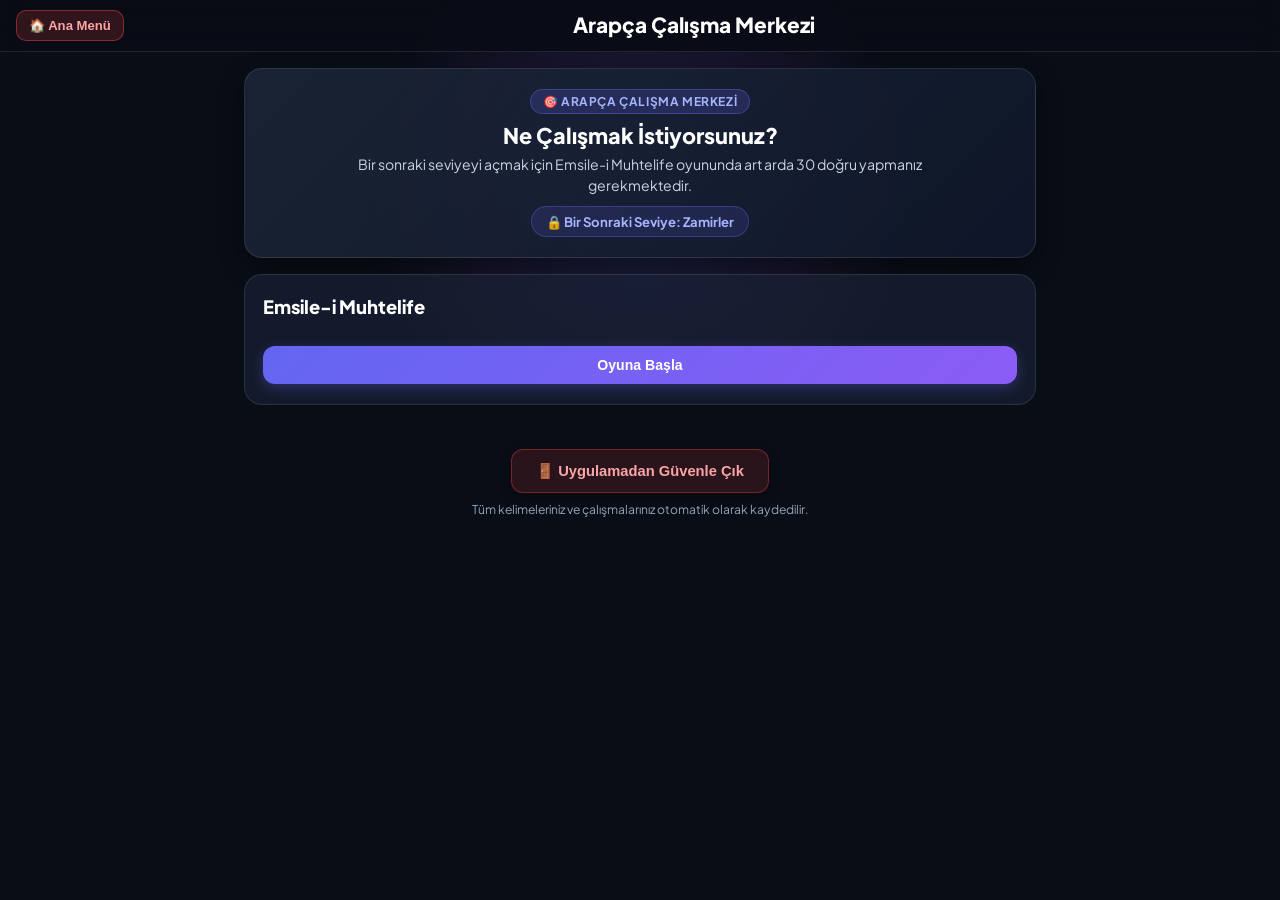
<file: dil_oyunu.html>
<!DOCTYPE html>
<html lang="tr">
<head>
  <meta charset="UTF-8">
  <meta http-equiv="Cache-Control" content="no-cache, no-store, must-revalidate">
  <meta http-equiv="Pragma" content="no-cache">
  <meta http-equiv="Expires" content="0">
  <meta name="viewport" content="width=device-width, initial-scale=1.0, maximum-scale=1.0, user-scalable=no">
  <title>Arapça Çalışma Merkezi</title>
  <link rel="preconnect" href="https://fonts.googleapis.com">
  <link rel="preconnect" href="https://fonts.gstatic.com" crossorigin>
  <link href="https://fonts.googleapis.com/css2?family=Amiri:ital,wght@0,400;0,700;1,400;1,700&family=Plus+Jakarta+Sans:wght@400;500;600;700;800&display=swap" rel="stylesheet">

  <style>
    :root {
      --bg-main: #090d16;
      --bg-card: rgba(26, 34, 53, 0.7);
      --bg-card-hover: rgba(35, 46, 70, 0.9);
      --border-color: rgba(255, 255, 255, 0.1);
      --accent-primary: #6366f1;
      --accent-glow: rgba(99, 102, 241, 0.4);
      --accent-success: #10b981;
      --accent-danger: #ef4444;
      --text-main: #f8fafc;
      --text-muted: #94a3b8;
      --text-sub: #cbd5e1;
      --font-arabic: 'Amiri', 'Traditional Arabic', 'Scheherazade New', Tahoma, sans-serif;
    }

    * {
      box-sizing: border-box;
      margin: 0;
      padding: 0;
      -webkit-tap-highlight-color: transparent;
    }

    body {
      background-color: var(--bg-main);
      color: var(--text-main);
      font-family: 'Plus Jakarta Sans', -apple-system, BlinkMacSystemFont, 'Segoe UI', Roboto, sans-serif;
      min-height: 100vh;
      display: flex;
      flex-direction: column;
      overflow-x: hidden;
      user-select: none;
      -webkit-user-select: none;
    }

    /* Ambient Glow */
    .ambient-glow {
      position: fixed;
      top: 0;
      left: 50%;
      transform: translateX(-50%);
      width: 700px;
      height: 380px;
      background: radial-gradient(circle, rgba(99, 102, 241, 0.2) 0%, rgba(168, 85, 247, 0.08) 45%, transparent 70%);
      pointer-events: none;
      z-index: 0;
    }

    /* Header */
    header.game-header {
      position: sticky;
      top: 0;
      z-index: 50;
      background: rgba(9, 13, 22, 0.92);
      backdrop-filter: blur(16px);
      -webkit-backdrop-filter: blur(16px);
      border-bottom: 1px solid var(--border-color);
      padding: 10px 16px;
      display: flex;
      align-items: center;
      justify-content: space-between;
      gap: 10px;
    }

    .header-left {
      display: flex;
      align-items: center;
      gap: 8px;
    }

    .btn-nav {
      background: rgba(255, 255, 255, 0.08);
      border: 1px solid var(--border-color);
      color: #fff;
      padding: 7px 12px;
      border-radius: 10px;
      font-size: 0.82rem;
      font-weight: 700;
      cursor: pointer;
      display: inline-flex;
      align-items: center;
      gap: 5px;
      transition: all 0.2s ease;
      white-space: nowrap;
    }

    .btn-nav:hover {
      background: rgba(255, 255, 255, 0.16);
      transform: translateY(-1px);
    }

    .header-title-box {
      display: flex;
      flex-direction: column;
    }

    .header-title-box h1 {
      font-size: 0.98rem;
      font-weight: 800;
      color: #fff;
      line-height: 1.2;
    }

    .header-title-box p {
      font-size: 0.74rem;
      color: var(--text-muted);
    }

    .header-actions {
      display: flex;
      align-items: center;
      gap: 6px;
    }

    .btn-header-action {
      background: rgba(99, 102, 241, 0.15);
      border: 1px solid rgba(99, 102, 241, 0.35);
      color: #e2e8f0;
      padding: 7px 11px;
      border-radius: 9px;
      font-size: 0.8rem;
      font-weight: 700;
      cursor: pointer;
      transition: all 0.2s;
      white-space: nowrap;
    }

    .btn-header-action:hover {
      background: rgba(99, 102, 241, 0.3);
      color: #fff;
    }

    .btn-header-action.primary {
      background: linear-gradient(135deg, #6366f1, #8b5cf6);
      border: none;
      color: #fff;
      box-shadow: 0 4px 12px rgba(99, 102, 241, 0.3);
    }

    /* Main Container */
    .game-container {
      position: relative;
      z-index: 1;
      width: 100%;
      max-width: 820px;
      margin: 0 auto;
      padding: 16px 14px 40px 14px;
      flex: 1;
      display: flex;
      flex-direction: column;
    }

    /* ========================================================
       1. OYUN ANA MENÜSÜ (3 ANA MOD KARTI)
       ======================================================== */
    #mainMenuView {
      display: flex;
      flex-direction: column;
      gap: 16px;
      animation: fadeIn 0.3s ease;
    }

    .menu-hero-banner {
      background: linear-gradient(135deg, rgba(30, 41, 59, 0.8), rgba(15, 23, 42, 0.95));
      border: 1px solid var(--border-color);
      border-radius: 18px;
      padding: 20px 18px;
      text-align: center;
      box-shadow: 0 10px 25px rgba(0, 0, 0, 0.4);
    }

    .hero-badge {
      display: inline-block;
      background: rgba(99, 102, 241, 0.2);
      border: 1px solid rgba(99, 102, 241, 0.4);
      color: #a5b4fc;
      padding: 4px 12px;
      border-radius: 20px;
      font-size: 0.75rem;
      font-weight: 700;
      margin-bottom: 8px;
      letter-spacing: 0.05em;
    }

    .menu-hero-banner h2 {
      font-size: 1.35rem;
      font-weight: 800;
      color: #fff;
      margin-bottom: 5px;
    }

    .menu-hero-banner p {
      font-size: 0.82rem;
      color: var(--text-muted);
      max-width: 580px;
      margin: 0 auto;
      line-height: 1.4;
    }

    /* 3'lü Grid */
    .menu-cards-grid {
      display: grid;
      grid-template-columns: repeat(auto-fit, minmax(230px, 1fr));
      gap: 14px;
    }

    .menu-choice-card {
      background: var(--bg-card);
      border: 1px solid var(--border-color);
      border-radius: 18px;
      padding: 20px 18px;
      display: flex;
      flex-direction: column;
      justify-content: space-between;
      gap: 14px;
      cursor: pointer;
      transition: all 0.25s cubic-bezier(0.16, 1, 0.3, 1);
      position: relative;
      overflow: hidden;
    }

    .menu-choice-card:hover {
      background: var(--bg-card-hover);
      border-color: rgba(99, 102, 241, 0.45);
      transform: translateY(-3px);
      box-shadow: 0 12px 28px rgba(0, 0, 0, 0.45);
    }

    .choice-card-top {
      display: flex;
      align-items: flex-start;
      gap: 12px;
    }

    .choice-icon-box {
      width: 46px;
      height: 46px;
      border-radius: 13px;
      background: rgba(99, 102, 241, 0.18);
      border: 1px solid rgba(99, 102, 241, 0.3);
      display: flex;
      align-items: center;
      justify-content: center;
      font-size: 1.45rem;
      flex-shrink: 0;
    }

    .choice-texts h3 {
      font-size: 1.05rem;
      font-weight: 800;
      color: #fff;
      margin-bottom: 3px;
    }

    .choice-texts p {
      font-size: 0.8rem;
      color: var(--text-muted);
      line-height: 1.35;
    }

    .choice-features {
      list-style: none;
      display: flex;
      flex-direction: column;
      gap: 5px;
      padding-top: 6px;
      border-top: 1px solid rgba(255, 255, 255, 0.06);
    }

    .choice-features li {
      font-size: 0.76rem;
      color: var(--text-sub);
      display: flex;
      align-items: center;
      gap: 6px;
    }

    .btn-start-choice {
      width: 100%;
      padding: 11px 15px;
      background: linear-gradient(135deg, #6366f1, #8b5cf6);
      border: none;
      border-radius: 12px;
      color: #fff;
      font-size: 0.88rem;
      font-weight: 700;
      cursor: pointer;
      display: flex;
      align-items: center;
      justify-content: center;
      gap: 7px;
      transition: all 0.2s;
      box-shadow: 0 4px 14px rgba(99, 102, 241, 0.3);
    }

    .btn-start-choice:hover {
      background: linear-gradient(135deg, #4f46e5, #7c3aed);
      transform: translateY(-1px);
    }

    /* ========================================================
       2. SÎGA SEÇİM MENÜSÜ (24 SÎGA LİSTESİ - ZAMİR OYUNU İÇİN)
       ======================================================== */
    #sigaSelectionView {
      display: none;
      flex-direction: column;
      gap: 14px;
      animation: fadeIn 0.3s ease;
    }

    .siga-selection-banner {
      background: rgba(26, 34, 53, 0.75);
      border: 1px solid var(--border-color);
      border-radius: 14px;
      padding: 14px 16px;
      display: flex;
      align-items: center;
      justify-content: space-between;
      gap: 12px;
    }

    .siga-banner-texts h2 {
      font-size: 1.05rem;
      font-weight: 800;
      color: #fff;
      margin-bottom: 3px;
    }

    .siga-banner-texts p {
      font-size: 0.78rem;
      color: var(--text-muted);
    }

    .siga-grid-list, #sigaGridList {
      display: flex !important;
      flex-direction: column !important;
      gap: 10px !important;
      width: 100% !important;
    }

    .siga-item-card {
      background: rgba(26, 34, 53, 0.6);
      border: 1px solid var(--border-color);
      border-radius: 12px;
      padding: 12px 10px;
      display: flex;
      flex-direction: column;
      align-items: center;
      text-align: center;
      gap: 3px;
      cursor: pointer;
      transition: all 0.2s ease;
      position: relative;
    }

    .siga-item-card:hover {
      background: rgba(35, 46, 70, 0.9);
      border-color: rgba(99, 102, 241, 0.5);
      transform: translateY(-2px);
      box-shadow: 0 6px 16px rgba(0, 0, 0, 0.4);
    }

    .siga-badge-num {
      position: absolute;
      top: 6px;
      left: 8px;
      font-size: 0.7rem;
      font-weight: 700;
      color: var(--text-muted);
    }

    .siga-item-arabic {
      font-family: var(--font-arabic);
      font-size: 1.45rem;
      font-weight: 700;
      color: #fff;
      direction: rtl;
      margin-top: 4px;
    }

    .siga-item-title {
      font-size: 0.8rem;
      font-weight: 700;
      color: #818cf8;
      line-height: 1.25;
    }

    .siga-item-trans {
      font-size: 0.72rem;
      color: #fef08a;
      font-weight: 600;
      line-height: 1.2;
    }

    .siga-item-hint {
      font-size: 0.68rem;
      color: #c7d2fe;
      font-weight: 600;
      background: rgba(99, 102, 241, 0.2);
      border: 1px solid rgba(99, 102, 241, 0.35);
      padding: 1px 6px;
      border-radius: 4px;
      margin-top: 2px;
    }

    /* ========================================================
       3. QUIZ BÖLÜMÜ (5 ŞIKLI TEST)
       ======================================================== */
    #quizSection {
      display: none;
      flex-direction: column;
      gap: 16px;
      animation: fadeIn 0.3s ease;
    }

    .quiz-tracker-bar {
      display: flex;
      align-items: center;
      justify-content: space-between;
      gap: 10px;
    }

    .tracker-pill {
      background: rgba(99, 102, 241, 0.15);
      border: 1px solid rgba(99, 102, 241, 0.3);
      padding: 5px 14px;
      border-radius: 20px;
      font-size: 0.8rem;
      font-weight: 700;
      color: #a5b4fc;
      display: inline-flex;
      align-items: center;
      gap: 6px;
    }

    .sound-toggle-btn {
      background: rgba(255, 255, 255, 0.08);
      border: 1px solid var(--border-color);
      color: #fff;
      width: 36px;
      height: 36px;
      border-radius: 10px;
      display: flex;
      align-items: center;
      justify-content: center;
      font-size: 1rem;
      cursor: pointer;
      transition: all 0.2s;
    }

    .sound-toggle-btn:hover {
      background: rgba(255, 255, 255, 0.15);
    }

    /* Target Word Card */
    .target-word-card {
      background: linear-gradient(135deg, rgba(26, 34, 53, 0.9), rgba(15, 23, 42, 0.95));
      border: 1px solid rgba(99, 102, 241, 0.3);
      border-radius: 20px;
      padding: 24px 18px;
      text-align: center;
      box-shadow: 0 12px 30px rgba(0, 0, 0, 0.45);
      position: relative;
    }

    .word-badge-tag {
      display: inline-block;
      background: rgba(99, 102, 241, 0.2);
      border: 1px solid rgba(99, 102, 241, 0.4);
      color: #c7d2fe;
      padding: 4px 12px;
      border-radius: 20px;
      font-size: 0.72rem;
      font-weight: 700;
      letter-spacing: 0.05em;
      margin-bottom: 10px;
    }

    .target-word-title {
      margin-bottom: 8px;
      text-shadow: 0 4px 20px rgba(99, 102, 241, 0.4);
    }

    .target-word-title.arabic-font {
      font-family: var(--font-arabic);
      font-size: 2.8rem;
      font-weight: 700;
      color: #ffffff;
      direction: rtl;
      line-height: 1.35;
    }

    .target-word-title.latin-font {
      font-family: 'Plus Jakarta Sans', sans-serif;
      font-size: 1.15rem;
      font-weight: 700;
      color: #f8fafc;
      direction: ltr;
      line-height: 1.5;
      padding: 10px 14px;
      background: rgba(15, 23, 42, 0.55);
      border: 1px solid rgba(255, 255, 255, 0.12);
      border-radius: 12px;
      max-width: 640px;
      margin: 0 auto;
    }

    .target-word-instruction {
      font-size: 0.85rem;
      color: var(--text-muted);
    }

    /* KELİME MODU: SOLDAN SAĞA TEKİL / İKİLİ / ÇOĞUL VURGUSU */
    .vocab-triplet-display {
      display: flex;
      align-items: center;
      justify-content: center;
      gap: 12px;
      direction: ltr !important;
      margin: 8px 0 12px 0;
      flex-wrap: wrap;
    }

    .triplet-col {
      display: flex;
      flex-direction: column;
      align-items: center;
      background: rgba(30, 41, 59, 0.6);
      border: 1px solid rgba(255, 255, 255, 0.1);
      border-radius: 12px;
      padding: 8px 14px;
      min-width: 100px;
    }

    .triplet-sub-label {
      font-size: 0.65rem;
      font-weight: 700;
      color: #818cf8;
      letter-spacing: 0.05em;
      margin-bottom: 4px;
    }

    .triplet-arabic-text {
      font-family: var(--font-arabic);
      font-size: 1.6rem;
      font-weight: 700;
      color: #ffffff;
      direction: rtl;
    }

    .triplet-sep-symbol {
      color: #94a3b8;
      font-size: 1.4rem;
      font-weight: 700;
    }

    /* 5 Options Grid */
    .options-grid {
      display: flex;
      flex-direction: column;
      gap: 10px;
    }

    .option-btn {
      width: 100%;
      background: rgba(26, 34, 53, 0.65);
      border: 1px solid var(--border-color);
      border-radius: 14px;
      padding: 12px 16px;
      display: flex;
      align-items: flex-start;
      gap: 12px;
      cursor: pointer;
      transition: all 0.2s cubic-bezier(0.16, 1, 0.3, 1);
      color: #fff;
      font-family: inherit;
      text-align: left;
    }

    .option-btn:hover:not(:disabled) {
      background: rgba(35, 46, 70, 0.9);
      border-color: rgba(99, 102, 241, 0.45);
      transform: translateX(4px);
    }

    .option-letter {
      width: 32px;
      height: 32px;
      border-radius: 8px;
      background: rgba(255, 255, 255, 0.08);
      border: 1px solid rgba(255, 255, 255, 0.15);
      color: #cbd5e1;
      font-size: 0.85rem;
      font-weight: 800;
      display: flex;
      align-items: center;
      justify-content: center;
      flex-shrink: 0;
      margin-top: 2px;
      transition: all 0.2s;
    }

    .option-content-box {
      display: flex;
      align-items: center;
      justify-content: space-between;
      flex: 1;
      gap: 8px;
      flex-wrap: wrap;
    }

    .option-text {
      font-size: 0.96rem;
      font-weight: 600;
      color: #f1f5f9;
      line-height: 1.3;
    }

    .option-text.arabic-font {
      font-family: var(--font-arabic);
      font-size: 1.55rem;
      font-weight: 700;
      direction: rtl;
      color: #ffffff;
    }

    /* Şıklarda Soldan Sağa Tekil / İkili / Çoğul Formatı */
    .option-text.arabic-triplet {
      display: inline-flex;
      align-items: center;
      gap: 8px;
      direction: ltr !important;
      font-family: var(--font-arabic);
      font-size: 1.35rem;
      color: #ffffff;
    }

    .triplet-part {
      direction: rtl;
      display: inline-block;
    }

    .triplet-divider {
      color: #818cf8;
      font-weight: 700;
      font-size: 1.1rem;
    }

    .option-btn.correct-choice {
      background: rgba(16, 185, 129, 0.2) !important;
      border-color: #10b981 !important;
      box-shadow: 0 0 16px rgba(16, 185, 129, 0.35) !important;
    }

    .option-btn.correct-choice .option-letter {
      background: #10b981;
      border-color: #10b981;
      color: #fff;
    }

    .option-btn.wrong-choice {
      background: rgba(239, 68, 68, 0.2) !important;
      border-color: #ef4444 !important;
      animation: shake 0.35s ease;
      box-shadow: 0 0 16px rgba(239, 68, 68, 0.35) !important;
    }

    .option-btn.wrong-choice .option-letter {
      background: #ef4444;
      border-color: #ef4444;
      color: #fff;
    }

    @keyframes shake {
      0%, 100% { transform: translateX(0); }
      20%, 60% { transform: translateX(-6px); }
      40%, 80% { transform: translateX(6px); }
    }

    /* ========================================================
       4. TABLO BÖLÜMÜ (3D FLASHCARD TABLOLARI)
       ======================================================== */
    #tableSection {
      display: none;
      flex-direction: column;
      gap: 14px;
      animation: fadeIn 0.3s ease;
    }

    .table-banner {
      background: rgba(26, 34, 53, 0.75);
      border: 1px solid var(--border-color);
      border-radius: 14px;
      padding: 12px 16px;
      display: flex;
      align-items: center;
      justify-content: space-between;
      gap: 12px;
    }

    .table-banner-left {
      display: flex;
      align-items: center;
      gap: 10px;
    }

    .table-banner-icon {
      font-size: 1.6rem;
    }

    .table-banner-info h3 {
      font-size: 0.96rem;
      font-weight: 800;
      color: #fff;
      line-height: 1.25;
    }

    .table-banner-info p {
      font-size: 0.75rem;
      color: var(--text-muted);
    }

    .btn-continue {
      background: linear-gradient(135deg, #10b981, #059669);
      border: none;
      color: #fff;
      padding: 9px 16px;
      border-radius: 10px;
      font-size: 0.82rem;
      font-weight: 700;
      cursor: pointer;
      display: inline-flex;
      align-items: center;
      gap: 6px;
      white-space: nowrap;
      transition: all 0.2s;
      box-shadow: 0 4px 12px rgba(16, 185, 129, 0.3);
    }

    .btn-continue:hover {
      background: linear-gradient(135deg, #059669, #047857);
      transform: translateY(-1px);
    }

    .btn-continue.bottom-full {
      width: 100%;
      padding: 12px 18px;
      justify-content: center;
      font-size: 0.92rem;
      margin-top: 8px;
    }

    /* Tablo Izgara Kapsayıcısı */
    .emsile-table-wrapper {
      display: flex;
      flex-direction: column;
      gap: 8px;
      width: 100%;
    }

    .emsile-row {
      display: grid;
      direction: rtl; /* SAĞDAN SOLA DİZİLİŞ */
      gap: 8px;
      width: 100%;
    }

    /* 5 Sütunlu Emsile Satırları */
    .emsile-row.cols-5 {
      grid-template-columns: repeat(5, 1fr);
      width: 100%;
      margin: 0;
    }

    /* 4 Kelimeli 3. Satır (Sağa yapışık: 5 sütunda ilk 4 hücreye yerleşir, sol hücre boş kalır) */
    .emsile-row.cols-4 {
      grid-template-columns: repeat(5, 1fr);
      width: 100%;
      margin: 0;
    }

    /* 3 Sütunlu Zamir Satırları */
    .emsile-row.cols-3 {
      grid-template-columns: repeat(3, 1fr);
      width: 100%;
      margin: 0;
    }

    /* Zamir Tablosu 5. Satır (Ben 1 sütun, Biz orta ve solu kaplasın -> span 2) */
    .emsile-row.zamir-row-5 {
      grid-template-columns: repeat(3, 1fr);
      width: 100%;
      margin: 0;
    }

    .emsile-row.zamir-row-5 .card-span-2 {
      grid-column: span 2;
    }

    
    /* Kelime Tablosu Zengin Ehl-i Sünnet / Müfredât Anlamları Stili */
    .vocab-grid-wrapper .flip-card {
      height: 136px;
    }

    .vocab-grid-wrapper .flip-card-back {
      padding: 8px 8px 18px 8px !important;
      justify-content: center !important;
    }

    .vocab-grid-wrapper .card-meaning-text {
      font-size: 0.76rem !important;
      line-height: 1.35 !important;
      font-weight: 600 !important;
      max-height: 84px !important;
      overflow-y: auto !important;
      scrollbar-width: thin;
      padding: 0 4px;
      color: #ffffff;
    }

    /* Kelime Modu Tablosu: Kartlar Tekil / İkili / Çoğul */
    .vocab-grid-wrapper {
      display: grid;
      grid-template-columns: repeat(auto-fill, minmax(260px, 1fr));
      gap: 12px;
      width: 100%;
    }

    @media (max-width: 520px) {
      .emsile-row {
        gap: 6px;
      }
    }

    /* 3D Flip Card */
    .flip-card {
      perspective: 1000px;
      -webkit-perspective: 1000px;
      height: 104px;
      cursor: pointer;
      user-select: none;
      -webkit-user-select: none;
      position: relative;
    }

    @media (max-width: 420px) {
      .flip-card {
        height: 96px;
      }
    }

    .flip-card-inner {
      position: relative;
      width: 100%;
      height: 100%;
      transition: transform 0.45s cubic-bezier(0.4, 0, 0.2, 1);
      transform-style: preserve-3d;
      -webkit-transform-style: preserve-3d;
      border-radius: 12px;
    }

    .flip-card.flipped .flip-card-inner {
      transform: rotateY(180deg);
      -webkit-transform: rotateY(180deg);
    }

    .flip-card-front,
    .flip-card-back {
      position: absolute !important;
      top: 0 !important;
      left: 0 !important;
      right: 0 !important;
      bottom: 0 !important;
      width: 100% !important;
      height: 100% !important;
      -webkit-backface-visibility: hidden !important;
      backface-visibility: hidden !important;
      border-radius: 12px;
      display: flex;
      flex-direction: column;
      align-items: center;
      justify-content: center;
      padding: 6px 6px 18px 6px;
      box-sizing: border-box;
      text-align: center;
      overflow: hidden;
      box-shadow: 0 4px 10px rgba(0, 0, 0, 0.3);
    }

    /* Ön Yüz: Arapça */
    .flip-card-front {
      background: rgba(30, 41, 59, 0.95);
      border: 1px solid rgba(255, 255, 255, 0.12);
      color: #ffffff;
      transform: rotateY(0deg);
      -webkit-transform: rotateY(0deg);
      z-index: 2;
    }

    .card-id-tag {
      position: absolute;
      top: 4px;
      left: 6px;
      font-size: 0.65rem;
      font-weight: 700;
      color: rgba(255, 255, 255, 0.4);
    }

    .card-word-text {
      font-family: var(--font-arabic);
      font-size: 1.45rem;
      font-weight: 700;
      direction: rtl;
      line-height: 1.25;
      color: #ffffff;
    }

    @media (max-width: 420px) {
      .card-word-text {
        font-size: 1.28rem;
      }
    }

    .card-flip-hint {
      position: absolute;
      bottom: 4px;
      left: 50%;
      transform: translateX(-50%);
      font-size: 0.62rem;
      font-weight: 600;
      color: rgba(148, 163, 184, 0.85);
      white-space: nowrap;
    }

    /* Arka Yüz: Anlamı ve Çevirisi (Aşağı kayma düzeltildi, tam merkezli) */
    .flip-card-back {
      background: linear-gradient(135deg, #3730a3, #4f46e5);
      border: 1px solid rgba(165, 180, 252, 0.4);
      color: #ffffff;
      transform: rotateY(180deg);
      -webkit-transform: rotateY(180deg);
      box-shadow: 0 4px 14px rgba(99, 102, 241, 0.4);
      z-index: 1;
    }

    .flip-card.flipped .flip-card-back {
      z-index: 3;
    }

    .flip-card.flipped .flip-card-front {
      z-index: 1;
    }

    .card-meaning-text {
      font-size: 0.82rem;
      font-weight: 800;
      line-height: 1.25;
      padding: 0 4px;
      color: #ffffff;
      max-width: 100%;
      word-break: break-word;
    }

    .card-trans-text {
      font-size: 0.72rem;
      color: #fef08a;
      font-weight: 700;
      margin-top: 2px;
      line-height: 1.18;
      max-width: 100%;
    }

    .card-extra-hint {
      background: rgba(251, 191, 36, 0.22);
      border: 1px solid rgba(251, 191, 36, 0.4);
      color: #fef08a;
      border-radius: 5px;
      padding: 1px 5px;
      font-size: 0.62rem;
      font-weight: 600;
      margin-top: 2px;
      max-width: 95%;
      line-height: 1.15;
    }

    .card-meaning-tag {
      position: absolute;
      bottom: 4px;
      left: 50%;
      transform: translateX(-50%);
      font-size: 0.56rem;
      font-weight: 800;
      letter-spacing: 0.05em;
      color: rgba(255, 255, 255, 0.75);
      white-space: nowrap;
    }

    /* Kelime Modu İçin Özel Kart Tasarımı (Tekil en sağda, Çoğul en solda) */
    .vocab-card-triplet {
      display: flex;
      align-items: center;
      justify-content: space-around;
      gap: 4px;
      direction: ltr !important;
      width: 100%;
      padding: 0 4px;
    }

    .vct-col {
      display: flex;
      flex-direction: column;
      align-items: center;
      justify-content: center;
      flex: 1;
      min-width: 0;
    }

    .vct-lbl {
      font-size: 0.58rem;
      color: #a5b4fc;
      font-weight: 700;
      white-space: nowrap;
    }

    .vct-arabic {
      font-family: var(--font-arabic);
      font-size: 1.05rem;
      font-weight: 700;
      color: #fff;
      direction: rtl;
      line-height: 1.25;
      text-align: center;
      word-break: keep-all;
    }

    .vct-sep {
      color: #64748b;
      font-weight: 700;
      font-size: 0.85rem;
      flex-shrink: 0;
    }

    /* Yanlış Yapılan Kartı Vurgulama */
    .flip-card.missed-highlight .flip-card-front {
      border: 2px solid #ef4444;
      box-shadow: 0 0 16px rgba(239, 68, 68, 0.6);
      animation: pulseBorder 1.5s infinite;
    }

    @keyframes pulseBorder {
      0%, 100% { border-color: #ef4444; }
      50% { border-color: #f87171; }
    }

    /* ========================================================
       5. MODAL VE TOAST
       ======================================================== */
    .modal-overlay {
      position: fixed;
      inset: 0;
      background: rgba(0, 0, 0, 0.75);
      backdrop-filter: blur(8px);
      -webkit-backdrop-filter: blur(8px);
      z-index: 999;
      display: none;
      align-items: center;
      justify-content: center;
      padding: 16px;
    }

    .modal-card {
      background: #0f172a;
      border: 1px solid var(--border-color);
      border-radius: 18px;
      width: 100%;
      max-width: 720px;
      max-height: 85vh;
      display: flex;
      flex-direction: column;
      box-shadow: 0 20px 40px rgba(0, 0, 0, 0.6);
    }

    .modal-header {
      padding: 16px 20px;
      border-bottom: 1px solid var(--border-color);
      display: flex;
      align-items: center;
      justify-content: space-between;
    }

    .modal-header h3 {
      font-size: 1.05rem;
      font-weight: 800;
      color: #fff;
    }

    .modal-close-btn {
      background: none;
      border: none;
      color: var(--text-muted);
      font-size: 1.3rem;
      cursor: pointer;
      line-height: 1;
    }

    .modal-body {
      padding: 16px 20px;
      overflow-y: auto;
      flex: 1;
      display: flex;
      flex-direction: column;
      gap: 10px;
    }

    .word-edit-row {
      display: flex;
      align-items: center;
      gap: 6px;
      background: rgba(30, 41, 59, 0.5);
      padding: 7px 10px;
      border-radius: 10px;
      border: 1px solid rgba(255, 255, 255, 0.05);
    }

    .word-edit-num {
      font-size: 0.75rem;
      font-weight: 700;
      color: var(--text-muted);
      width: 22px;
    }

    .word-edit-input {
      background: rgba(15, 23, 42, 0.8);
      border: 1px solid var(--border-color);
      color: #fff;
      padding: 6px 9px;
      border-radius: 8px;
      font-size: 0.8rem;
      outline: none;
      flex: 1;
    }

    .word-edit-input.arabic-input {
      font-family: var(--font-arabic);
      font-size: 1.15rem;
      direction: rtl;
    }

    .word-edit-input:focus {
      border-color: var(--accent-primary);
    }

    .btn-add-word-row {
      background: rgba(99, 102, 241, 0.15);
      border: 1px dashed rgba(99, 102, 241, 0.4);
      color: #c7d2fe;
      padding: 10px;
      border-radius: 10px;
      font-size: 0.85rem;
      font-weight: 700;
      cursor: pointer;
      display: flex;
      align-items: center;
      justify-content: center;
      gap: 6px;
      margin-top: 6px;
      transition: all 0.2s;
    }

    .btn-add-word-row:hover {
      background: rgba(99, 102, 241, 0.25);
      color: #fff;
    }

    .btn-del-word {
      background: rgba(239, 68, 68, 0.15);
      border: 1px solid rgba(239, 68, 68, 0.3);
      color: #fca5a5;
      padding: 5px 8px;
      border-radius: 6px;
      cursor: pointer;
      font-size: 0.8rem;
    }

    .modal-footer {
      padding: 14px 20px;
      border-top: 1px solid var(--border-color);
      display: flex;
      justify-content: flex-end;
      gap: 10px;
    }

    .btn-modal {
      padding: 9px 18px;
      border-radius: 10px;
      font-size: 0.85rem;
      font-weight: 700;
      cursor: pointer;
    }

    .btn-modal.cancel {
      background: rgba(255, 255, 255, 0.08);
      border: 1px solid var(--border-color);
      color: #cbd5e1;
    }

    .btn-modal.save {
      background: linear-gradient(135deg, #10b981, #059669);
      border: none;
      color: #fff;
      box-shadow: 0 4px 12px rgba(16, 185, 129, 0.3);
    }

    .toast-message {
      position: fixed;
      bottom: 24px;
      left: 50%;
      transform: translateX(-50%) translateY(100px);
      background: rgba(15, 23, 42, 0.95);
      border: 1px solid rgba(16, 185, 129, 0.4);
      color: #fff;
      padding: 10px 20px;
      border-radius: 12px;
      font-size: 0.85rem;
      font-weight: 700;
      box-shadow: 0 10px 25px rgba(0, 0, 0, 0.5);
      z-index: 1000;
      opacity: 0;
      transition: all 0.3s cubic-bezier(0.16, 1, 0.3, 1);
      pointer-events: none;
    }

    .toast-message.show {
      transform: translateX(-50%) translateY(0);
      opacity: 1;
    }

    @keyframes fadeIn {
      from { opacity: 0; transform: translateY(6px); }
      to { opacity: 1; transform: translateY(0); }
    }

    /* ========================================================
       GÜVENLİ ÇIKIŞ MODALI & OTURUM KAPANDI EKRANI
       ======================================================== */
    .btn-exit-nav {
      background: rgba(239, 68, 68, 0.18) !important;
      border-color: rgba(239, 68, 68, 0.45) !important;
      color: #fca5a5 !important;
    }

    .btn-exit-nav:hover {
      background: rgba(239, 68, 68, 0.3) !important;
      transform: translateY(-1px);
    }

    .menu-exit-banner {
      margin-top: 28px;
      margin-bottom: 12px;
      display: flex;
      flex-direction: column;
      align-items: center;
      gap: 8px;
      width: 100%;
    }

    .btn-menu-exit {
      background: rgba(239, 68, 68, 0.14);
      border: 1px solid rgba(239, 68, 68, 0.38);
      color: #fca5a5;
      padding: 12px 24px;
      border-radius: 12px;
      font-size: 0.92rem;
      font-weight: 700;
      cursor: pointer;
      display: inline-flex;
      align-items: center;
      gap: 8px;
      transition: all 0.2s ease;
      box-shadow: 0 4px 12px rgba(0, 0, 0, 0.25);
    }

    .btn-menu-exit:hover {
      background: rgba(239, 68, 68, 0.25);
      border-color: rgba(239, 68, 68, 0.6);
      transform: translateY(-2px);
      box-shadow: 0 6px 16px rgba(239, 68, 68, 0.3);
    }

    .safe-exit-sub {
      font-size: 0.76rem;
      color: var(--text-muted);
      text-align: center;
    }

    .exit-modal-card {
      max-width: 440px;
      text-align: center;
      background: #0f172a;
      border: 1px solid rgba(239, 68, 68, 0.35);
      box-shadow: 0 20px 45px rgba(0, 0, 0, 0.7);
    }

    .exit-modal-body {
      align-items: center;
      text-align: center;
      padding: 24px 20px;
      display: flex;
      flex-direction: column;
      gap: 8px;
    }

    .exit-modal-icon {
      font-size: 3rem;
      margin-bottom: 4px;
      animation: wave 1.2s infinite ease-in-out;
    }

    @keyframes wave {
      0%, 100% { transform: rotate(0deg); }
      50% { transform: rotate(15deg); }
    }

    .exit-modal-body h4 {
      font-size: 1.15rem;
      color: #ffffff;
      font-weight: 800;
      margin-bottom: 4px;
    }

    .exit-modal-body p {
      font-size: 0.85rem;
      color: var(--text-muted);
      line-height: 1.45;
    }

    .exit-modal-footer {
      display: flex;
      align-items: center;
      justify-content: space-between;
      gap: 10px;
      padding: 14px 20px;
      border-top: 1px solid var(--border-color);
      background: rgba(0, 0, 0, 0.2);
    }

    .btn-danger-exit {
      background: linear-gradient(135deg, #ef4444, #dc2626);
      color: #ffffff;
      border: none;
      padding: 10px 18px;
      border-radius: 10px;
      font-size: 0.86rem;
      font-weight: 700;
      cursor: pointer;
      display: inline-flex;
      align-items: center;
      gap: 6px;
      transition: all 0.2s ease;
      box-shadow: 0 4px 14px rgba(239, 68, 68, 0.4);
    }

    .btn-danger-exit:hover {
      background: linear-gradient(135deg, #dc2626, #b91c1c);
      transform: translateY(-1px);
    }

    /* Çıkış Yapıldı Ekranı */
    #exitScreenView {
      display: none;
      flex-direction: column;
      align-items: center;
      justify-content: center;
      text-align: center;
      padding: 40px 16px;
      min-height: 60vh;
      animation: fadeIn 0.4s ease;
    }

    .exit-screen-card {
      background: rgba(30, 41, 59, 0.85);
      border: 1px solid rgba(16, 185, 129, 0.4);
      border-radius: 20px;
      padding: 36px 24px;
      max-width: 480px;
      width: 100%;
      box-shadow: 0 16px 36px rgba(0, 0, 0, 0.55);
      display: flex;
      flex-direction: column;
      align-items: center;
      gap: 16px;
    }

    .exit-screen-badge {
      font-size: 3.5rem;
      background: rgba(16, 185, 129, 0.15);
      border: 1px solid rgba(16, 185, 129, 0.35);
      border-radius: 50%;
      width: 80px;
      height: 80px;
      display: flex;
      align-items: center;
      justify-content: center;
    }

    .exit-screen-title {
      font-size: 1.35rem;
      font-weight: 800;
      color: #ffffff;
    }

    .exit-screen-desc {
      font-size: 0.9rem;
      color: #cbd5e1;
      line-height: 1.55;
    }

    .exit-screen-actions {
      display: flex;
      flex-wrap: wrap;
      gap: 12px;
      justify-content: center;
      margin-top: 8px;
    }

    .btn-restart-app {
      background: linear-gradient(135deg, #6366f1, #4f46e5);
      color: #ffffff;
      border: none;
      padding: 12px 24px;
      border-radius: 12px;
      font-size: 0.92rem;
      font-weight: 700;
      cursor: pointer;
      display: inline-flex;
      align-items: center;
      gap: 8px;
      box-shadow: 0 4px 14px rgba(99, 102, 241, 0.4);
      transition: all 0.2s ease;
    }

    .btn-restart-app:hover {
      transform: translateY(-2px);
      box-shadow: 0 6px 18px rgba(99, 102, 241, 0.6);
    }


    /* Arama ve Filtreleme Kutusu */
    .table-search-box {
      width: 100%;
      margin: 8px 0 16px 0;
      display: flex;
      align-items: center;
      justify-content: center;
    }

    .table-search-input {
      width: 100%;
      max-width: 520px;
      background: rgba(30, 41, 59, 0.75);
      border: 1px solid rgba(255, 255, 255, 0.18);
      border-radius: 12px;
      padding: 10px 18px;
      color: #ffffff;
      font-size: 0.9rem;
      font-family: inherit;
      outline: none;
      transition: all 0.2s ease;
      box-shadow: 0 4px 14px rgba(0, 0, 0, 0.25);
    }

    .table-search-input:focus {
      border-color: #6366f1;
      box-shadow: 0 0 16px rgba(99, 102, 241, 0.45);
      background: rgba(30, 41, 59, 0.95);
    }


    /* Kelime Modu Yanlış Cevap Bildirimi ve Devam Et Butonu */
    .quiz-feedback-bar {
      margin-top: 18px;
      width: 100%;
      background: rgba(30, 41, 59, 0.95);
      border: 1px solid rgba(239, 68, 68, 0.45);
      border-radius: 14px;
      padding: 14px 18px;
      display: flex;
      align-items: center;
      justify-content: space-between;
      gap: 12px;
      animation: slideUpFade 0.3s cubic-bezier(0.16, 1, 0.3, 1);
      box-shadow: 0 8px 24px rgba(239, 68, 68, 0.22);
    }

    @keyframes slideUpFade {
      from { opacity: 0; transform: translateY(12px); }
      to { opacity: 1; transform: translateY(0); }
    }

    .feedback-info {
      display: flex;
      align-items: center;
      gap: 10px;
    }

    .feedback-icon {
      font-size: 1.35rem;
    }

    .feedback-text {
      font-size: 0.9rem;
      font-weight: 700;
      color: #fca5a5;
    }

    .btn-feedback-continue {
      background: linear-gradient(135deg, #10b981, #059669);
      color: #ffffff;
      border: none;
      padding: 10px 22px;
      border-radius: 10px;
      font-size: 0.92rem;
      font-weight: 800;
      cursor: pointer;
      display: inline-flex;
      align-items: center;
      gap: 6px;
      transition: all 0.2s ease;
      box-shadow: 0 4px 14px rgba(16, 185, 129, 0.4);
      white-space: nowrap;
      flex-shrink: 0;
    }

    .btn-feedback-continue:hover {
      background: linear-gradient(135deg, #059669, #047857);
      transform: translateY(-2px);
      box-shadow: 0 6px 18px rgba(16, 185, 129, 0.6);
    }

    @media (max-width: 520px) {
      .quiz-feedback-bar {
        flex-direction: column;
        align-items: stretch;
        text-align: center;
      }
      .feedback-info {
        justify-content: center;
      }
      .btn-feedback-continue {
        justify-content: center;
        width: 100%;
      }
    /* SAĞ ÜST KÖŞEDEKİ UFAK DOĞRU ORANI KARESİ (3/30 gibi) */
    .quiz-streak-square {
      position: absolute;
      right: 0;
      top: 50%;
      transform: translateY(-50%);
      min-width: 50px;
      height: 36px;
      padding: 0 8px;
      background: rgba(30, 41, 59, 0.88);
      border: 1.5px solid rgba(99, 102, 241, 0.45);
      border-radius: 9px;
      display: flex;
      align-items: center;
      justify-content: center;
      box-shadow: 0 4px 12px rgba(0, 0, 0, 0.3);
      backdrop-filter: blur(8px);
      -webkit-backdrop-filter: blur(8px);
      transition: all 0.25s ease;
      z-index: 5;
    }
    .quiz-streak-square span {
      font-family: 'Plus Jakarta Sans', sans-serif;
      font-weight: 800;
      font-size: 0.9rem;
      color: #818cf8;
      letter-spacing: 0.5px;
    }
    .quiz-streak-square.streak-completed {
      border-color: #10b981;
      background: rgba(6, 78, 59, 0.85);
      box-shadow: 0 0 14px rgba(16, 185, 129, 0.4);
    }
    .quiz-streak-square.streak-completed span {
      color: #34d399;
    }

    /* KULLANICI PROFİLİ VE DÜZENLE BUTONLARI KESİNLİKLE GİZLİ */
    .btn-profile-action,
    .profile-hero-pill,
    #btnUserProfileHeader,
    #activeUserNameHeader,
    #activeUserNameBanner,
    #userProfileModal,
    #editWordsModal {
      display: none !important;
      visibility: hidden !important;
      opacity: 0 !important;
      pointer-events: none !important;
    }

    /* KULLANICI SEÇİM MODALI */
    .user-list-container {
      display: flex;
      flex-direction: column;
      gap: 8px;
      margin: 16px 0;
      max-height: 220px;
      overflow-y: auto;
    }
    .user-list-item {
      display: flex;
      align-items: center;
      justify-content: space-between;
      padding: 10px 14px;
      background: rgba(30, 41, 59, 0.7);
      border: 1px solid rgba(255, 255, 255, 0.1);
      border-radius: 10px;
      cursor: pointer;
      transition: all 0.2s;
    }
    .user-list-item:hover {
      border-color: #818cf8;
      background: rgba(49, 46, 129, 0.35);
    }
    .user-list-item.active {
      border-color: #10b981;
      background: rgba(6, 78, 59, 0.35);
    }
    .user-item-left {
      display: flex;
      align-items: center;
      gap: 10px;
    }
    .user-item-name {
      font-weight: 700;
      color: #f8fafc;
      font-size: 0.95rem;
    }
    .user-active-badge {
      font-size: 0.7rem;
      font-weight: 800;
      color: #34d399;
      background: rgba(16, 185, 129, 0.2);
      padding: 2px 6px;
      border-radius: 4px;
    }
    .add-user-row {
      display: flex;
      gap: 8px;
      margin-top: 12px;
      padding-top: 12px;
      border-top: 1px solid rgba(255, 255, 255, 0.1);
    }
    .add-user-input {
      flex: 1;
      background: rgba(15, 23, 42, 0.8);
      border: 1px solid rgba(255, 255, 255, 0.15);
      border-radius: 8px;
      padding: 8px 12px;
      color: #fff;
      font-size: 0.9rem;
    }
    .add-user-btn {
      background: linear-gradient(135deg, #6366f1, #4f46e5);
      color: #fff;
      border: none;
      border-radius: 8px;
      padding: 8px 14px;
      font-weight: 700;
      cursor: pointer;
    }
    @keyframes bounceUnlock {
      0% { transform: scale(0.9); }
      50% { transform: scale(1.1); }
      100% { transform: scale(1.0); }
    }
  

/* KELİMELER MENÜSÜ: YUKARIDAN AŞAĞIYA DOĞRU DİZİLİŞ */
#vocabLevelsGrid, #langVocabLevelsGrid {
  display: flex !important;
  flex-direction: column !important;
  gap: 12px !important;
  width: 100% !important;
  max-width: 600px !important;
  margin: 0 auto !important;
}

/* EMSİLE-İ MUTTARİDE 5 SATIRLI DİZİLİŞ (5, 5, 4, 5, 5) */
.siga-grid-list, #langSigaGridList {
  display: flex !important;
  flex-direction: column !important;
  gap: 8px !important;
  width: 100% !important;
}

    /* Karışık (Deneme Sınavı) Banner Kartı */
    .siga-mixed-banner-card {
      width: 100% !important;
      box-sizing: border-box !important;
      background: linear-gradient(135deg, rgba(30, 41, 59, 0.9), rgba(49, 46, 129, 0.55)) !important;
      border: 1px solid rgba(129, 140, 248, 0.5) !important;
      border-radius: 14px !important;
      padding: 12px 16px !important;
      margin-bottom: 12px !important;
      cursor: pointer !important;
      transition: all 0.25s ease !important;
      box-shadow: 0 4px 16px rgba(0, 0, 0, 0.3) !important;
    }
    .siga-mixed-banner-card:hover {
      background: linear-gradient(135deg, rgba(35, 48, 72, 0.98), rgba(67, 56, 202, 0.65)) !important;
      border-color: rgba(165, 180, 252, 0.8) !important;
      transform: translateY(-2px) !important;
      box-shadow: 0 8px 24px rgba(99, 102, 241, 0.3) !important;
    }
    .siga-5col-row {
  display: grid !important;
  grid-template-columns: repeat(5, minmax(0, 1fr)) !important;
  direction: ltr !important;
  gap: 8px !important;
  width: 100% !important;
}

.siga-item-card, .lang-siga-card {
  background: rgba(26, 34, 53, 0.65) !important;
  border: 1px solid rgba(255, 255, 255, 0.1) !important;
  border-radius: 10px !important;
  padding: 8px 6px !important;
  display: flex !important;
  flex-direction: column !important;
  align-items: center !important;
  text-align: center !important;
  gap: 2px !important;
  cursor: pointer !important;
  transition: all 0.2s ease !important;
  min-height: 74px !important;
  box-sizing: border-box !important;
}

.siga-item-card:hover:not(.locked), .lang-siga-card:hover:not(.locked) {
  background: rgba(35, 46, 70, 0.95) !important;
  border-color: rgba(99, 102, 241, 0.6) !important;
  transform: translateY(-2px) !important;
}

@media (max-width: 520px) {
  .siga-5col-row {
  display: grid !important;
  grid-template-columns: repeat(5, minmax(0, 1fr)) !important;
  direction: ltr !important;
  gap: 8px !important;
  width: 100% !important;
}
  .siga-item-card, .lang-siga-card {
    padding: 6px 3px !important;
    min-height: 68px !important;
  }
  .siga-item-arabic, .lang-siga-arabic-word {
    font-size: 1.15rem !important;
  }
  .siga-item-title, .lang-siga-meaning-title {
    font-size: 0.65rem !important;
  }
}


    /* Foto 2: Soru sayacı hiçbir menüde gösterilmez */
    .tracker-pill {
      display: none !important;
    }
  
    /* MEÇHUL (EDİLGEN) TOGGLE BUTONU */
    .btn-toggle-mechul {
      background: rgba(30, 41, 59, 0.7);
      border: 1.5px solid rgba(129, 140, 248, 0.35);
      color: #cbd5e1;
      padding: 7px 16px;
      border-radius: 20px;
      font-size: 0.82rem;
      font-weight: 700;
      cursor: pointer;
      transition: all 0.25s ease;
      display: inline-flex;
      align-items: center;
      gap: 8px;
      box-shadow: 0 4px 12px rgba(0, 0, 0, 0.25);
    }
    .btn-toggle-mechul:hover:not(:disabled) {
      background: rgba(49, 46, 129, 0.5);
      border-color: #818cf8;
      color: #fff;
      transform: translateY(-1px);
    }
    .btn-toggle-mechul.active {
      background: linear-gradient(135deg, rgba(16, 185, 129, 0.25), rgba(5, 150, 105, 0.35));
      border-color: #10b981;
      color: #a7f3d0;
      box-shadow: 0 0 14px rgba(16, 185, 129, 0.3);
    }
  </style>
</head>
<body>
  <div class="ambient-glow"></div>

  <!-- HEADER -->
  <header class="game-header">
    <div class="header-left">
      <button type="button" class="btn-nav btn-exit-nav" id="btnSafeExitHeader" onclick="exitToMainApplication()" title="Ana Ekrana Dön" style="background: rgba(239, 68, 68, 0.25); border: 1px solid rgba(239, 68, 68, 0.5); color: #fff; font-weight: 800;">
        🏠 Ana Menü
      </button>
      <button type="button" class="btn-nav" id="btnBackToMenu" onclick="handleMenuBack()" style="display: none;" title="Oyun Menüsüne Dön">
        ⬅️ Menü
      </button>
    </div>

    <div class="header-title-box">
      <h1 id="headerMainTitle" style="font-size: 1.3rem; font-weight: 800; color: #fff; margin: 0;">Arapça Çalışma Merkezi</h1>
      <p id="headerSubTitle" style="font-size: 0.74rem; color: var(--text-muted); margin: 0;"></p>
    </div>

    <div class="header-actions">
      <button type="button" class="btn-header-action" id="btnToggleTableDirect" onclick="toggleTableDirectly()" style="display: none;">
        📖 Tabloyu Gör
      </button>
    </div>
  </header>

  <div class="game-container">
    <!-- 1. OYUN ANA MENÜSÜ -->
    <section id="mainMenuView">
      <div class="menu-hero-banner" id="mainHeroBanner">
        <span class="hero-badge">🎯 ARAPÇA ÇALIŞMA MERKEZİ</span>
        <h2 id="mainHeroTitle">Ne Çalışmak İstiyorsunuz?</h2>
        <p id="mainHeroDesc" style="font-size: 0.88rem; line-height: 1.5; color: #cbd5e1; max-width: 600px; margin: 0 auto 10px auto;">Bir sonraki seviyeyi açmak için Emsile-i Muhtelife oyununda art arda 30 doğru yapmanız gerekmektedir.</p>
        <div id="mainHeroNextBadge" style="display: inline-flex; align-items: center; gap: 6px; background: rgba(99, 102, 241, 0.15); border: 1px solid rgba(99, 102, 241, 0.35); padding: 6px 14px; border-radius: 20px; font-size: 0.82rem; color: #a5b4fc; font-weight: 700;">
          🔒 Bir Sonraki Seviye: Zamirler
        </div>
      </div>

      <div class="menu-cards-grid">
        <!-- 1. Menü: Emsile-i Muhtelife (Başlangıçta Açık Olan Tek Menü) -->
        <div class="menu-choice-card" id="menuCardEmsile24" onclick="startEmsile24Game()">
          <h3 style="font-size: 1.15rem; font-weight: 800; color: #fff; margin: 0 0 14px 0;">Emsile-i Muhtelife</h3>
          <button type="button" class="btn-start-choice">
            <span>Oyuna Başla</span>
          </button>
        </div>

        <!-- 2. Menü: Zamirler (Emsile-i Muhtelife'de 30 doğru yapılınca açılır) -->
        <div class="menu-choice-card" id="menuCardPronouns" onclick="startPronounsGame()" style="display: none;">
          <h3 style="font-size: 1.15rem; font-weight: 800; color: #fff; margin: 0 0 14px 0;">Zamirler</h3>
          <button type="button" class="btn-start-choice" style="background: linear-gradient(135deg, #8b5cf6, #ec4899); box-shadow: 0 4px 14px rgba(139, 92, 246, 0.3);">
            <span>Oyuna Başla</span>
          </button>
        </div>

        <!-- 3. Menü: Zamirlere Göre Çekim (Zamirler'de 15 doğru yapılınca açılır) -->
        <div class="menu-choice-card" id="menuCardSigaPronouns" onclick="openSigaSelectionMenu()" style="display: none;">
          <h3 style="font-size: 1.15rem; font-weight: 800; color: #fff; margin: 0 0 14px 0;">Emsile-i Muttaride</h3>
          <button type="button" class="btn-start-choice">
            <span>Oyuna Başla</span>
          </button>
        </div>

        <!-- 4. Menü: Kelime -->
        <div class="menu-choice-card" id="menuCardVocab" onclick="startVocabGame()" style="display: none;">
          <h3 style="font-size: 1.15rem; font-weight: 800; color: #fff; margin: 0 0 14px 0;">Kelimeler</h3>
          <button type="button" class="btn-start-choice" style="background: linear-gradient(135deg, #10b981, #059669); box-shadow: 0 4px 14px rgba(16, 185, 129, 0.3);">
            <span>Oyuna Başla</span>
          </button>
        </div>
      </div>

      <!-- Güvenli Çıkış Butonu / Kartı -->
      <div class="menu-exit-banner">
        <button type="button" class="btn-menu-exit" onclick="openSafeExitModal()">
          🚪 Uygulamadan Güvenle Çık
        </button>
        <p class="safe-exit-sub">Tüm kelimeleriniz ve çalışmalarınız otomatik olarak kaydedilir.</p>
      </div>
    </section>

    <!-- 2. SÎGA SEÇİM MENÜSÜ (24 SÎGA KARTLARI) -->
    <section id="sigaSelectionView">
      <div class="siga-selection-banner">
        <div class="siga-banner-texts">
          <h2>👤 Emsile-i Muttaride (24 Çekim)</h2>
          <p id="sigaSelectionBannerDesc">Bir sonraki çekimi açmak için mevcut çekimde art arda 15 doğru (mastarda 4 doğru) yapmanız gerekmektedir.</p>
        </div>

      </div>

      <div class="siga-grid-list" id="sigaGridList">
        <!-- JS ile 24 sîga butonu doldurulur -->
      </div>
    </section>

    <!-- 2.5 KELİME KATEGORİ SEÇİM MENÜSÜ -->
    <section id="vocabCategorySection" style="display: none; flex-direction: column; gap: 14px;">
      <div class="siga-selection-banner">
        <div class="siga-banner-texts">
          <h2>📖 Kelimeler (750 Kelime)</h2>
          <p id="vocabSelectionBannerDesc">Bir sonraki seviyeyi açmak için mevcut seviyede art arda 50 doğru yapmanız gerekmektedir.</p>
        </div>

      </div>

      <div class="menu-cards-grid" id="vocabLevelsGrid">
        <!-- JS ile 5 seviye kartı basılır -->
      </div>
    </section>

    <!-- 3. TEST / QUIZ ALANI -->
    <section id="quizSection">
      <div class="quiz-tracker-bar" style="position: relative; display: flex; justify-content: center; align-items: center; margin-bottom: 14px;">
        <div class="tracker-pill" style="display: none !important;">
          <span id="quizTrackerText">Soru 1 / 24</span>
        </div>
        <!-- Sağ üst köşedeki ufak kare (3/30 gibi oran) -->
        <div id="quizStreakSquare" class="quiz-streak-square" title="Üst üste doğru sayısı">
          <span id="quizStreakRatio">0/30</span>
        </div>
        <span id="soundToggleBtn" style="display: none;"></span>
      </div>

              <!-- Meçhul (Edilgen) Çekimleri Dahil Etme Butonu (Mazi & Muzari) -->
        <div id="mechulToggleBox" style="display: none; justify-content: center; margin-bottom: 12px;">
          <button type="button" id="btnToggleMechul" class="btn-toggle-mechul" onclick="toggleMechulMode()">
            <span class="mechul-icon">🛡️</span>
            <span id="mechulToggleLabel">Meçhul (Edilgen) Çekimleri Dahil Et: <b>KAPALI</b></span>
          </button>
        </div>

      <!-- Soru Kartı -->
      <div class="target-word-card" style="margin-bottom: 14px;">
        <span class="word-badge-tag" id="targetBadgeTag" style="display: none;"></span>
        <div id="targetWordContainer">
          <h2 class="target-word-title arabic-font" id="targetWordText">نَصَرَ</h2>
        </div>
        <p class="target-word-instruction" id="targetWordInstruction" style="display: none;"></p>
      </div>

      <!-- 5 Seçenek Butonu -->
      <div class="options-grid" id="optionsGrid">
        <!-- JS ile dinamik butonlar üretilir -->
      </div>

      <!-- Yanlış Yapıldığında Çıkan Devam Et Barı (Kelime Modu İçin) -->
      <div class="quiz-feedback-bar" id="quizFeedbackBar" style="display: none;">
        <div class="feedback-info">
          <span class="feedback-icon">❌</span>
          <span class="feedback-text">Yanlış cevap! Doğru seçenek yeşille gösterildi.</span>
        </div>
        <button type="button" class="btn-feedback-continue" id="btnFeedbackContinue" onclick="advanceToNextQuestion()">
          <span>Devam Et ▶️</span>
        </button>
      </div>
    </section>

    <!-- 4. 3D FLASHCARD TABLO ALANI -->
    <section id="tableSection">
      <div class="table-banner">
        <div class="table-banner-left">
          <span class="table-banner-icon" id="tableBannerIcon">📖</span>
          <div class="table-banner-info">
            <h3 id="tableBannerTitle">Tablo</h3>
            <p id="tableBannerDesc">Anlamını ve detaylarını görmek için kartların üzerine dokunabilirsiniz.</p>
          </div>
        </div>
        <button type="button" class="btn-continue" onclick="continueQuiz()">
          <span>🎮 Oyuna Devam Et ▶️</span>
        </button>
      </div>

      <!-- Kart Satırları -->
      <div id="emsileRowsWrapper">
        <!-- JS ile 5 satırlı veya Zamir/Kelime tablosu basılır -->
      </div>

      <button type="button" class="btn-continue bottom-full" onclick="continueQuiz()">
        <span>🎮 Oyuna Devam Et ▶️</span>
      </button>
    </section>

    <!-- 5. GÜVENLİ ÇIKIŞ / OTURUM KAPATILDI EKRANI -->
    <section id="exitScreenView">
      <div class="exit-screen-card">
        <div class="exit-screen-badge">✅</div>
        <h2 class="exit-screen-title">Oturumunuz Güvenle Kapatıldı</h2>
        <p class="exit-screen-desc">
          Arapça Emsile ve Çekim uygulamasındaki tüm çalışma verileriniz, eklediğiniz kelimeler ve ayarlarınız başarıyla kaydedildi.
        </p>
        <div class="exit-screen-actions">
          <button type="button" class="btn-restart-app" onclick="restartApplication()">
            <span>🔄 Yeniden Başlat / Giriş Yap</span>
          </button>
        </div>
      </div>
    </section>
  </div>


  <!-- GÜVENLİ ÇIKIŞ ONAY MODALI -->
  <div class="modal-overlay" id="safeExitModal">
    <div class="modal-card exit-modal-card">
      <div class="modal-header">
        <h3>🚪 Güvenli Çıkış</h3>
        <button type="button" class="modal-close-btn" onclick="closeSafeExitModal()">✕</button>
      </div>
      <div class="modal-body exit-modal-body">
        <div class="exit-modal-icon">👋</div>
        <h4>Uygulamadan çıkmak istiyor musunuz?</h4>
        <p>Çalışmalarınız, eklediğiniz kelimeler ve tüm ayarlarınız güvenle kaydedildi.</p>
      </div>
      <div class="modal-footer exit-modal-footer">
        <button type="button" class="btn-nav" onclick="closeSafeExitModal()">↩️ Devam Et</button>
        <button type="button" class="btn-danger-exit" onclick="confirmSafeExit()">🚪 Evet, Çıkış Yap</button>
      </div>
    </div>
  </div>

  <!-- KİLİT AÇILDI TEBRİK MODALI -->
  <div class="modal-overlay" id="unlockSuccessModal" style="display: none; align-items: center; justify-content: center; z-index: 10000;">
    <div class="modal-card" style="max-width: 380px; text-align: center; border: 2px solid #10b981; box-shadow: 0 10px 40px rgba(16, 185, 129, 0.35);">
      <div style="font-size: 3rem; margin: 10px 0; animation: bounceUnlock 1s infinite alternate;">🎉</div>
      <h3 style="font-size: 1.25rem; font-weight: 800; color: #34d399; margin: 0 0 8px 0;" id="unlockSuccessTitle">Yeni Menü Açıldı!</h3>
      <p style="font-size: 0.88rem; color: #cbd5e1; line-height: 1.5; margin: 0 0 20px 0;" id="unlockSuccessDesc">Tebrikler! Üst üste doğru serisini tamamlayarak yeni menünün kilidini açtınız.</p>
      <div style="display: flex; gap: 10px; justify-content: center;">
        <button type="button" class="btn-start-choice" style="background: linear-gradient(135deg, #10b981, #059669); padding: 10px 18px; border-radius: 8px;" onclick="goToUnlockedMenu()">
          <span>Yeni Menüye Git</span>
        </button>
        <button type="button" class="btn-start-choice" style="background: rgba(51, 65, 85, 0.8); border: 1px solid rgba(255,255,255,0.15); padding: 10px 18px; border-radius: 8px;" onclick="closeUnlockModal()">
          <span>Burada Devam Et</span>
        </button>
      </div>
    </div>
  </div>

  <!-- Toast Bildirim -->
  <div class="toast-message" id="toastMessage">Bildirim mesajı</div>

  <!-- JAVASCRIPT OYUN MOTORU -->
  <script>
try { if (typeof navigator !== 'undefined') { navigator.vibrate = function() { return false; }; } } catch (_) {}

    // =========================================================================
    // 1. TEMEL VERİLER
    // =========================================================================

    // A) 24 EMSİLE KELİMELERİ (Anlam + Türkçe Çeviri + Ek Bilgisi)
    const DEFAULT_EMSILE_24_WORDS = [
      { id: 1, word: "نَصَرَ", meaning: "Fiil-i mâzî", translation: "Yardım etti", extraHint: "-dı, -di" },
      { id: 2, word: "يَنْصُرُ", meaning: "Fiil-i müzâri'", translation: "Yardım ediyor / eder", extraHint: "-yor, -ar, -acak" },
      { id: 3, word: "نَصْرًا", meaning: "Mastar", translation: "Yardım etmek", extraHint: "-mak, -mek" },
      { id: 4, word: "نَاصِرٌ", meaning: "İsm-i fâil", translation: "Yardım eden", extraHint: "-an, -en, -ıcı" },
      { id: 5, word: "مَنْصُورٌ", meaning: "İsm-i mef'ûl", translation: "Yardım edilmiş", extraHint: "-ılan, -ilmiş" },
      { id: 6, word: "لَمْ يَنْصُرْ", meaning: "Cahd-ı mutlak", translation: "Yardım etmedi", extraHint: "-madı, -medi" },
      { id: 7, word: "لَمَّا يَنْصُرْ", meaning: "Cahd-ı müstağrak", translation: "Henüz yardım etmedi", extraHint: "henüz -madı" },
      { id: 8, word: "مَا يَنْصُرُ", meaning: "Nefy-i hâl", translation: "Şimdi yardım etmiyor", extraHint: "-mıyor, -miyor" },
      { id: 9, word: "لَا يَنْصُرُ", meaning: "Nefy-i istikbâl", translation: "Gelecekte yardım etmez", extraHint: "-mayacak, -maz, -mıyor" },
      { id: 10, word: "لَنْ يَنْصَرَ", meaning: "Te'kîd-i nefy-i istikbâl", translation: "Asla yardım etmeyecek", extraHint: "asla -mayacak" },
      { id: 11, word: "لِيَنْصُرْ", meaning: "Emr-i gâib", translation: "Yardım etsin", extraHint: "-sın, -sin" },
      { id: 12, word: "لَا يَنْصُرْ", meaning: "Nehy-i gâib", translation: "Yardım etmesin", extraHint: "-masın, -mesin" },
      { id: 13, word: "أُنْصُرْ", meaning: "Emr-i hâzır", translation: "Yardım et", extraHint: "- (sen yap)" },
      { id: 14, word: "لَا تَنْصُرْ", meaning: "Nehy-i hâzır", translation: "Yardım etme", extraHint: "-ma, -me" },
      { id: 15, word: "مَنْصَرٌ", meaning: "İsm-i zaman, ism-i mekân, masdar-ı mîmî", translation: "Yardım edecek zaman / mekân", extraHint: "Zaman / Mekân / Mastar" },
      { id: 16, word: "مِنْصَرٌ", meaning: "İsm-i âlet", translation: "Yardım edecek alet", extraHint: "Alet ismi" },
      { id: 17, word: "نَصْرَةً", meaning: "Masdar-ı binâ-i merre", translation: "Bir kere yardım etmek", extraHint: "Bir kere yapma" },
      { id: 18, word: "نِصْرَةً", meaning: "Masdar-ı binâ-i nev'", translation: "Bir çeşit yardım etmek", extraHint: "Bir tarz yapma" },
      { id: 19, word: "نُصَيْرٌ", meaning: "İsm-i tasgîr", translation: "Azıcık yardım etmek", extraHint: "Küçültme (-cık)" },
      { id: 20, word: "نَصْرِيٌّ", meaning: "İsm-i mensûb", translation: "Yardım etmeye mensup", extraHint: "Aitlik (-li, -sel)" },
      { id: 21, word: "نَصَّارٌ", meaning: "Mübalağalı ism-i fâil", translation: "Çok yardım edici", extraHint: "Çok yapan" },
      { id: 22, word: "أَنْصَرُ", meaning: "İsm-i tafdîl", translation: "Daha çok yardım edici", extraHint: "En / Daha çok" },
      { id: 23, word: "مَا أَنْصَرَهُ", meaning: "Fiil-i taaccüb-i evvel", translation: "Ne acayip yardım etti!", extraHint: "Ne acayip ...!" },
      { id: 24, word: "أَنْصِرْ بِهِ", meaning: "Fiil-i taaccüb-i sânî", translation: "Ne güzel yardım etti!", extraHint: "Ne güzel / hoş ...!" }
    ];

    let EMSILE_24_WORDS = JSON.parse(JSON.stringify(DEFAULT_EMSILE_24_WORDS));

    // B) 14 ŞAHIS ZAMİRİ
        // B-2) 14 AYRIK ŞAHIS ZAMİRİ (KULLANICI TALEBİ)
    const INDEPENDENT_PRONOUNS_14 = [
      { id: 1, word: "هُوَ", meaning: "O (erkek)", group: "Gâib (3. Şahıs Eril)" },
      { id: 2, word: "هُمَا", meaning: "O ikisi (erkek)", group: "Gâib (3. Şahıs Eril)" },
      { id: 3, word: "هُمْ", meaning: "Onlar (erkek)", group: "Gâib (3. Şahıs Eril)" },
      { id: 4, word: "هِيَ", meaning: "O (kadın)", group: "Gâibe (3. Şahıs Dişil)" },
      { id: 5, word: "هُمَا", meaning: "O ikisi (kadın)", group: "Gâibe (3. Şahıs Dişil)" },
      { id: 6, word: "هُنَّ", meaning: "Onlar (kadın)", group: "Gâibe (3. Şahıs Dişil)" },
      { id: 7, word: "أَنْتَ", meaning: "Sen (erkek)", group: "Muhâtab (2. Şahıs Eril)" },
      { id: 8, word: "أَنْتُمَا", meaning: "Siz ikiniz (erkek)", group: "Muhâtab (2. Şahıs Eril)" },
      { id: 9, word: "أَنْتُمْ", meaning: "Siz (erkek)", group: "Muhâtab (2. Şahıs Eril)" },
      { id: 10, word: "أَنْتِ", meaning: "Sen (kadın)", group: "Muhâtaba (2. Şahıs Dişil)" },
      { id: 11, word: "أَنْتُمَا", meaning: "Siz ikiniz (kadın)", group: "Muhâtaba (2. Şahıs Dişil)" },
      { id: 12, word: "أَنْتُنَّ", meaning: "Siz (kadın)", group: "Muhâtaba (2. Şahıs Dişil)" },
      { id: 13, word: "أَنَا", meaning: "Ben", group: "Mütekellim (1. Şahıs)" },
      { id: 14, word: "نَحْنُ", meaning: "Biz", group: "Mütekellim (1. Şahıs)" }
    ];

    const PRONOUN_MEANINGS = [
      "O (erkek)", "O ikisi (erkek)", "Onlar (erkek)",
      "O (kadın)", "O ikisi (kadın)", "Onlar (kadın)",
      "Sen (erkek)", "Siz ikiniz (erkek)", "Siz (erkek)",
      "Sen (kadın)", "Siz ikiniz (kadın)", "Siz (kadın)",
      "Ben", "Biz"
    ];

    // C) 24 SÎGANIN HER BİRİ İÇİN 14 ŞAHIS ÇEKİMİ
    const SIGA_CONJUGATIONS = {
      1: ["نَصَرَ", "نَصَرَا", "نَصَرُوا", "نَصَرَتْ", "نَصَرَتَا", "نَصَرْنَ", "نَصَرْتَ", "نَصَرْتُمَا", "نَصَرْتُمْ", "نَصَرْتِ", "نَصَرْتُمَا", "نَصَرْتُنَّ", "نَصَرْتُ", "نَصَرْنَا"],
      2: ["يَنْصُرُ", "يَنْصُرَانِ", "يَنْصُرُونَ", "تَنْصُرُ", "تَنْصُرَانِ", "يَنْصُرْنَ", "تَنْصُرُ", "تَنْصُرَانِ", "تَنْصُرُونَ", "تَنْصُرِينَ", "تَنْصُرَانِ", "تَنْصُرْنَ", "أَنْصُرُ", "نَنْصُرُ"],
      3: ["نَصْرًا", "نَصْرَانِ", "نَصَرَاتٌ"],
      4: ["نَاصِرٌ", "نَاصِرَانِ", "نَاصِرُونَ", "نُصَّارٌ (Kırık Cemi)", "نُصَّرُ (Kırık Cemi)", "نَصَرَةٌ (Kırık Cemi)", "نَاصِرَةٌ", "نَاصِرَتَانِ", "نَاصِرَاتٌ", "نَوَاصِرُ (Kırık Cemi)"],
      5: ["مَنْصُورٌ", "مَنْصُورَانِ", "مَنْصُورُونَ", "مَنْصُورَةٌ", "مَنْصُورَتَانِ", "مَنْصُورَاتٌ", "مَنْصُورٌ", "مَنْصُورَانِ", "مَنْصُورُونَ", "مَنْصُورَةٌ", "مَنْصُورَتَانِ", "مَنْصُورَاتٌ", "مَنْصُورٌ", "مَنْصُورُونَ"],
      6: ["لَمْ يَنْصُرْ", "لَمْ يَنْصُرَا", "لَمْ يَنْصُرُوا", "لَمْ تَنْصُرْ", "لَمْ تَنْصُرَا", "لَمْ يَنْصُرْنَ", "لَمْ تَنْصُرْ", "لَمْ تَنْصُرَا", "لَمْ تَنْصُرُوا", "لَمْ تَنْصُرِي", "لَمْ تَنْصُرَا", "لَمْ تَنْصُرْنَ", "لَمْ أَنْصُرْ", "لَمْ نَنْصُرْ"],
      7: ["لَمَّا يَنْصُرْ", "لَمَّا يَنْصُرَا", "لَمَّا يَنْصُرُوا", "لَمَّا تَنْصُرْ", "لَمَّا تَنْصُرَا", "لَمَّا يَنْصُرْنَ", "لَمَّا تَنْصُرْ", "لَمَّا تَنْصُرَا", "لَمَّا تَنْصُرُوا", "لَمَّا تَنْصُرِي", "لَمَّا تَنْصُرَا", "لَمَّا تَنْصُرْنَ", "لَمَّا أَنْصُرْ", "لَمَّا نَنْصُرْ"],
      8: ["مَا يَنْصُرُ", "مَا يَنْصُرَانِ", "مَا يَنْصُرُونَ", "مَا تَنْصُرُ", "مَا تَنْصُرَانِ", "مَا يَنْصُرْنَ", "مَا تَنْصُرُ", "مَا تَنْصُرَانِ", "مَا تَنْصُرُونَ", "مَا تَنْصُرِينَ", "مَا تَنْصُرَانِ", "مَا تَنْصُرْنَ", "مَا أَنْصُرُ", "مَا نَنْصُرُ"],
      9: ["لَا يَنْصُرُ", "لَا يَنْصُرَانِ", "لَا يَنْصُرُونَ", "لَا تَنْصُرُ", "لَا تَنْصُرَانِ", "لَا يَنْصُرْنَ", "لَا تَنْصُرُ", "لَا تَنْصُرَانِ", "لَا تَنْصُرُونَ", "لَا تَنْصُرِينَ", "لَا تَنْصُرَانِ", "لَا تَنْصُرْنَ", "لَا أَنْصُرُ", "لَا نَنْصُرُ"],
      10: ["لَنْ يَنْصَرَ", "لَنْ يَنْصَرَا", "لَنْ يَنْصَرُوا", "لَنْ تَنْصَرَ", "لَنْ تَنْصَرَا", "لَنْ يَنْصَرْنَ", "لَنْ تَنْصَرَ", "لَنْ تَنْصَرَا", "لَنْ تَنْصَرُوا", "لَنْ تَنْصَرِي", "لَنْ تَنْصَرَا", "لَنْ تَنْصَرْنَ", "لَنْ أَنْصَرَ", "لَنْ نَنْصَرَ"],
      11: ["لِيَنْصُرْ", "لِيَنْصُرَا", "لِيَنْصُرُوا", "لِتَنْصُرْ", "لِتَنْصُرَا", "لِيَنْصُرْنَ", "لِيَنْصُرْ", "لِيَنْصُرَا", "لِيَنْصُرُوا", "لِتَنْصُرِي", "لِتَنْصُرَا", "لِيَنْصُرْنَ", "لِأَنْصُرْ", "لِنَنْصُرْ"],
      12: ["لَا يَنْصُرْ", "لَا يَنْصُرَا", "لَا يَنْصُرُوا", "لَا تَنْصُرْ", "لَا تَنْصُرَا", "لَا يَنْصُرْنَ", "لَا يَنْصُرْ", "لَا يَنْصُرَا", "لَا يَنْصُرُوا", "لَا تَنْصُرِي", "لَا تَنْصُرَا", "لَا يَنْصُرْنَ", "لَا أَنْصُرْ", "لَا نَنْصُرْ"],
      13: ["لِيَنْصُرْ", "لِيَنْصُرَا", "لِيَنْصُرُوا", "لِتَنْصُرْ", "لِتَنْصُرَا", "لِيَنْصُرْنَ", "أُنْصُرْ", "أُنْصُرَا", "أُنْصُرُوا", "أُنْصُرِي", "أُنْصُرَا", "أُنْصُرْنَ", "لِأَنْصُرْ", "لِنَنْصُرْ"],
      14: ["لَا يَنْصُرْ", "لَا يَنْصُرَا", "لَا يَنْصُرُوا", "لَا تَنْصُرْ", "لَا تَنْصُرَا", "لَا يَنْصُرْنَ", "لَا تَنْصُرْ", "لَا تَنْصُرَا", "لَا تَنْصُرُوا", "لَا تَنْصُرِي", "لَا تَنْصُرَا", "لَا تَنْصُرْنَ", "لَا أَنْصُرْ", "لَا نَنْصُرْ"],
      15: ["مَنْصَرٌ", "مَنْصَرَانِ", "مَنَاصِرُ", "مَنْصَرَةٌ", "مَنْصَرَتَانِ", "مَنَاصِرُ", "مَنْصَرٌ", "مَنْصَرَانِ", "مَنَاصِرُ", "مَنْصَرَةٌ", "مَنْصَرَتَانِ", "مَنَاصِرُ", "مَنْصَرٌ", "مَنَاصِرُ"],
      16: ["مِنْصَرٌ", "مِنْصَرَانِ", "مَنَاصِرُ", "مِنْصَرَةٌ", "مِنْصَرَتَانِ", "مَنَاصِرُ", "مِنْصَرٌ", "مِنْصَرَانِ", "مَنَاصِرُ", "مِنْصَرَةٌ", "مِنْصَرَتَانِ", "مَنَاصِرُ", "مِنْصَرٌ", "مَنَاصِرُ"],
      17: ["نَصْرَةً", "نَصْرَتَيْنِ", "نَصَرَاتٍ", "نَصْرَةً", "نَصْرَتَيْنِ", "نَصَرَاتٍ", "نَصْرَةً", "نَصْرَتَيْنِ", "نَصَرَاتٍ", "نَصْرَةً", "نَصْرَتَيْنِ", "نَصَرَاتٍ", "نَصْرَةً", "نَصْرَةً"],
      18: ["نِصْرَةً", "نِصْرَتَيْنِ", "نِصَرَاتٍ", "نِصْرَةً", "نِصْرَتَيْنِ", "نِصَرَاتٍ", "نِصْرَةً", "نِصْرَتَيْنِ", "نِصَرَاتٍ", "نِصْرَةً", "نِصْرَتَيْنِ", "نِصَرَاتٍ", "نِصْرَةً", "نِصْرَةً"],
      19: ["نُصَيْرٌ", "نُصَيْرَانِ", "نُصَيْرُونَ", "نُصَيْرَةٌ", "نُصَيْرَتَانِ", "نُصَيْرَاتٌ", "نُصَيْرٌ", "نُصَيْرَانِ", "نُصَيْرُونَ", "نُصَيْرَةٌ", "نُصَيْرَتَانِ", "نُصَيْرَاتٌ", "نُصَيْرٌ", "نُصَيْرُونَ"],
      20: ["نَصْرِيٌّ", "نَصْرِيَّانِ", "نَصْرِيُّونَ", "نَصْرِيَّةٌ", "نَصْرِيَّتَانِ", "نَصْرِيَّاتٌ", "نَصْرِيٌّ", "نَصْرِيَّانِ", "نَصْرِيُّونَ", "نَصْرِيَّةٌ", "نَصْرِيَّتَانِ", "نَصْرِيَّاتٌ", "نَصْرِيٌّ", "نَصْرِيُّونَ"],
      21: ["نَصَّارٌ", "نَصَّارَانِ", "نَصَّارُونَ", "نَصَّارَةٌ", "نَصَّارَتَانِ", "نَصَّارَاتٌ", "نَصَّارٌ", "نَصَّارَانِ", "نَصَّارُونَ", "نَصَّارَةٌ", "نَصَّارَتَانِ", "نَصَّارَاتٌ", "نَصَّارٌ", "نَصَّارُونَ"],
      22: ["أَنْصَرُ", "أَنْصَرَانِ", "أَنْصَرُونَ", "نُصْرَى", "نُصْرَيَانِ", "نُصْرَيَاتٌ", "أَنْصَرُ", "أَنْصَرَانِ", "أَنْصَرُونَ", "نُصْرَى", "نُصْرَيَانِ", "نُصْرَيَاتٌ", "أَنْصَرُ", "أَنْصَرُونَ"],
      23: [
        "مَا أَنْصَرَهُ", "مَا أَنْصَرَهُمَا", "مَا أَنْصَرَهُمْ",
        "مَا أَنْصَرَهَا", "مَا أَنْصَرَهُمَا", "مَا أَنْصَرَهُنَّ",
        "مَا أَنْصَرَكَ", "مَا أَنْصَرَكُمَا", "مَا أَنْصَرَكُمْ",
        "مَا أَنْصَرِكِ", "مَا أَنْصَرَكُمَا", "مَا أَنْصَرَكُنَّ",
        "مَا أَنْصَرَنِي", "مَا أَنْصَرَنَا"
      ],
      24: ["أَنْصِرْ بِهِ", "أَنْصِرْ بِهِمَا", "أَنْصِرْ بِهِمْ", "أَنْصِرْ بِهَا", "أَنْصِرْ بِهِمَا", "أَنْصِرْ بِهِنَّ", "أَنْصِرْ بِكَ", "أَنْصِرْ بِكُمَا", "أَنْصِرْ بِكُمْ", "أَنْصِرْ بِكِ", "أَنْصِرْ بِكُمَا", "أَنْصِرْ بِكُنَّ", "أَنْصِرْ بِي", "أَنْصِرْ بِنَا"]
    };

    // 14 ŞAHIS / SÎGA ADLARI (TABLO KONUMLARI)
    const PRONOUN_PERSON_NAMES = [
      "Müzekker Gâib - Müfred (O erkek)",
      "Müzekker Gâib - Tesniye (O iki erkek)",
      "Müzekker Gâib - Cemî (Onlar erkek)",
      "Müennes Gâibe - Müfred (O kadın)",
      "Müennes Gâibe - Tesniye (O iki kadın)",
      "Müennes Gâibe - Cemî (Onlar kadın)",
      "Müzekker Muhatab - Müfred (Sen erkek)",
      "Müzekker Muhatab - Tesniye (Siz iki erkek)",
      "Müzekker Muhatab - Cemî (Siz erkekler)",
      "Müennes Muhataba - Müfred (Sen kadın)",
      "Müennes Muhataba - Tesniye (Siz iki kadın)",
      "Müennes Muhataba - Cemî (Siz kadınlar)",
      "Mütekellim - Müfred / Vahde (Ben)",
      "Mütekellim - Tesniye / Cemî / Maa'l-gayr (Biz)"
    ];

    // HER SÎGANIN AYRINTILI 14 ÇEKİMİ VE ANLAMLARI
    const SIGA_CONJUGATION_DETAILS = {
      1: [
        {
          id: 1,
          word: "نَصَرَ",
          meaning: "O (erkek) yardım etti",
          person: "Müzekker Gâib - Müfred",
          pronoun: "هُوَ",
          fullDetail: "Yardım etti bir gâib er geçmiş zamanda"
        },
        {
          id: 2,
          word: "نَصَرَا",
          meaning: "O iki erkek yardım etti",
          person: "Müzekker Gâib - Tesniye",
          pronoun: "هُمَا",
          fullDetail: "Yardım ettiler iki gâib erler geçmiş zamanda"
        },
        {
          id: 3,
          word: "نَصَرُوا",
          meaning: "Onlar (erkek) yardım etti",
          person: "Müzekker Gâib - Cemî",
          pronoun: "هُمْ",
          fullDetail: "Yardım ettiler cemî gâib erler geçmiş zamanda"
        },
        {
          id: 4,
          word: "نَصَرَتْ",
          meaning: "O (kadın) yardım etti",
          person: "Müennes Gâibe - Müfred",
          pronoun: "هِيَ",
          fullDetail: "Yardım etti bir gâibe avrat geçmiş zamanda"
        },
        {
          id: 5,
          word: "نَصَرَتَا",
          meaning: "O iki kadın yardım etti",
          person: "Müennes Gâibe - Tesniye",
          pronoun: "هُمَا",
          fullDetail: "Yardım ettiler iki gâibe avratlar geçmiş zamanda"
        },
        {
          id: 6,
          word: "نَصَرْنَ",
          meaning: "Onlar (kadın) yardım etti",
          person: "Müennes Gâibe - Cemî",
          pronoun: "هُنَّ",
          fullDetail: "Yardım ettiler cemî gâibe avratlar geçmiş zamanda"
        },
        {
          id: 7,
          word: "نَصَرْتَ",
          meaning: "Sen (erkek) yardım ettin",
          person: "Müzekker Muhatab - Müfred",
          pronoun: "أَنْتَ",
          fullDetail: "Yardım ettin sen bir hâzır er geçmiş zamanda"
        },
        {
          id: 8,
          word: "نَصَرْتُمَا",
          meaning: "Siz iki erkek yardım ettiniz",
          person: "Müzekker Muhatab - Tesniye",
          pronoun: "أَنْتُمَا",
          fullDetail: "Yardım ettiniz siz iki hâzır erler geçmiş zamanda"
        },
        {
          id: 9,
          word: "نَصَرْتُمْ",
          meaning: "Siz (erkek) yardım ettiniz",
          person: "Müzekker Muhatab - Cemî",
          pronoun: "أَنْتُمْ",
          fullDetail: "Yardım ettiniz siz cemî hâzır erler geçmiş zamanda"
        },
        {
          id: 10,
          word: "نَصَرْتِ",
          meaning: "Sen (kadın) yardım ettin",
          person: "Müennes Muhataba - Müfred",
          pronoun: "أَنْتِ",
          fullDetail: "Yardım ettin sen bir hâzıra avrat geçmiş zamanda"
        },
        {
          id: 11,
          word: "نَصَرْتُمَا",
          meaning: "Siz iki kadın yardım ettiniz",
          person: "Müennes Muhataba - Tesniye",
          pronoun: "أَنْتُمَا",
          fullDetail: "Yardım ettiniz siz iki hâzıra avratlar geçmiş zamanda"
        },
        {
          id: 12,
          word: "نَصَرْتُنَّ",
          meaning: "Siz (kadın) yardım ettiniz",
          person: "Müennes Muhataba - Cemî",
          pronoun: "أَنْتُنَّ",
          fullDetail: "Yardım ettiniz siz cemî hâzıra avratlar geçmiş zamanda"
        },
        {
          id: 13,
          word: "نَصَرْتُ",
          meaning: "Ben yardım ettim",
          person: "Mütekellim - Müfred (Vahde)",
          pronoun: "أَنَا",
          fullDetail: "Yardım ettim ben geçmiş zamanda"
        },
        {
          id: 14,
          word: "نَصَرْنَا",
          meaning: "Biz yardım ettik",
          person: "Mütekellim - Tesniye / Cemî (Maa'l-gayr)",
          pronoun: "نَحْنُ",
          fullDetail: "Yardım ettik biz geçmiş zamanda"
        }
      ],
      2: [
        {
          id: 1,
          word: "يَنْصُرُ",
          meaning: "O (erkek) yardım ediyor",
          person: "Müzekker Gâib - Müfred",
          pronoun: "هُوَ",
          fullDetail: "Yardım eder bir gâib er şimdiki veya gelecek zamanda"
        },
        {
          id: 2,
          word: "يَنْصُرَانِ",
          meaning: "O iki erkek yardım ediyor",
          person: "Müzekker Gâib - Tesniye",
          pronoun: "هُمَا",
          fullDetail: "Yardım ederler iki gâib erler şimdiki veya gelecek zamanda"
        },
        {
          id: 3,
          word: "يَنْصُرُونَ",
          meaning: "Onlar (erkek) yardım ediyor",
          person: "Müzekker Gâib - Cemî",
          pronoun: "هُمْ",
          fullDetail: "Yardım ederler cemî gâib erler şimdiki veya gelecek zamanda"
        },
        {
          id: 4,
          word: "تَنْصُرُ",
          meaning: "O (kadın) yardım ediyor",
          person: "Müennes Gâibe - Müfred",
          pronoun: "هِيَ",
          fullDetail: "Yardım eder bir gâibe avrat şimdiki veya gelecek zamanda"
        },
        {
          id: 5,
          word: "تَنْصُرَانِ",
          meaning: "O iki kadın yardım ediyor",
          person: "Müennes Gâibe - Tesniye",
          pronoun: "هُمَا",
          fullDetail: "Yardım ederler iki gâibe avratlar şimdiki veya gelecek zamanda"
        },
        {
          id: 6,
          word: "يَنْصُرْنَ",
          meaning: "Onlar (kadın) yardım ediyor",
          person: "Müennes Gâibe - Cemî",
          pronoun: "هُنَّ",
          fullDetail: "Yardım ederler cemî gâibe avratlar şimdiki veya gelecek zamanda"
        },
        {
          id: 7,
          word: "تَنْصُرُ",
          meaning: "Sen (erkek) yardım ediyorsun",
          person: "Müzekker Muhatab - Müfred",
          pronoun: "أَنْتَ",
          fullDetail: "Yardım edersin sen bir hâzır er şimdiki veya gelecek zamanda"
        },
        {
          id: 8,
          word: "تَنْصُرَانِ",
          meaning: "Siz iki erkek yardım ediyorsunuz",
          person: "Müzekker Muhatab - Tesniye",
          pronoun: "أَنْتُمَا",
          fullDetail: "Yardım edersiniz siz iki hâzır erler şimdiki veya gelecek zamanda"
        },
        {
          id: 9,
          word: "تَنْصُرُونَ",
          meaning: "Siz (erkek) yardım ediyorsunuz",
          person: "Müzekker Muhatab - Cemî",
          pronoun: "أَنْتُمْ",
          fullDetail: "Yardım edersiniz siz cemî hâzır erler şimdiki veya gelecek zamanda"
        },
        {
          id: 10,
          word: "تَنْصُرِينَ",
          meaning: "Sen (kadın) yardım ediyorsun",
          person: "Müennes Muhataba - Müfred",
          pronoun: "أَنْتِ",
          fullDetail: "Yardım edersin sen bir hâzıra avrat şimdiki veya gelecek zamanda"
        },
        {
          id: 11,
          word: "تَنْصُرَانِ",
          meaning: "Siz iki kadın yardım ediyorsunuz",
          person: "Müennes Muhataba - Tesniye",
          pronoun: "أَنْتُمَا",
          fullDetail: "Yardım edersiniz siz iki hâzıra avratlar şimdiki veya gelecek zamanda"
        },
        {
          id: 12,
          word: "تَنْصُرْنَ",
          meaning: "Siz (kadın) yardım ediyorsunuz",
          person: "Müennes Muhataba - Cemî",
          pronoun: "أَنْتُنَّ",
          fullDetail: "Yardım edersiniz siz cemî hâzıra avratlar şimdiki veya gelecek zamanda"
        },
        {
          id: 13,
          word: "أَنْصُرُ",
          meaning: "Ben yardım ediyorum",
          person: "Mütekellim - Müfred (Vahde)",
          pronoun: "أَنَا",
          fullDetail: "Yardım ederim ben şimdiki veya gelecek zamanda"
        },
        {
          id: 14,
          word: "نَنْصُرُ",
          meaning: "Biz yardım ediyoruz",
          person: "Mütekellim - Tesniye / Cemî (Maa'l-gayr)",
          pronoun: "نَحْنُ",
          fullDetail: "Yardım ederiz biz şimdiki veya gelecek zamanda"
        }
      ],
      3: [
        {
          id: 1,
          word: "نَصْرًا",
          meaning: "Bir yardım etmek",
          person: "Masdar-ı gayr-i mîmî - Müfred",
          pronoun: "Müfred (Tekil)",
          fullDetail: "Masdar-ı gayr-i mîmî müfred, mânâsı: Bir yardım etmek"
        },
        {
          id: 2,
          word: "نَصْرَانِ",
          meaning: "İki yardım etmek",
          person: "Masdar-ı gayr-i mîmî - Tesniye",
          pronoun: "Tesniye (İkili)",
          fullDetail: "Masdar-ı gayr-i mîmî tesniye, mânâsı: İki yardım etmek"
        },
        {
          id: 3,
          word: "نَصَرَاتٌ",
          meaning: "Çok yardım etmek",
          person: "Masdar-ı gayr-i mîmî - Cemî",
          pronoun: "Cemî (Çoğul)",
          fullDetail: "Masdar-ı gayr-i mîmî cem', mânâsı: Çok yardım etmek"
        }
      ],
      4: [
        {
          id: 1,
          word: "نَاصِرٌ",
          meaning: "Yardım edici bir er",
          person: "İsm-i fâil - Müfred Müzekker",
          pronoun: "Müfred Müzekker",
          fullDetail: "İsm-i fâil müfred müzekker, mânâsı: Yardım edici bir er"
        },
        {
          id: 2,
          word: "نَاصِرَانِ",
          meaning: "Yardım edici iki erler",
          person: "İsm-i fâil - Tesniye Müzekker",
          pronoun: "Tesniye Müzekker",
          fullDetail: "İsm-i fâil tesniye müzekker, mânâsı: Yardım edici iki erler"
        },
        {
          id: 3,
          word: "نَاصِرُونَ",
          meaning: "Yardım edici cem' erler (Musahhah)",
          person: "İsm-i fâil - Cem' Müzekker Musahhah",
          pronoun: "Cem' Müzekker Musahhah",
          fullDetail: "İsm-i fâil cem' müzekker musahhah, mânâsı: Yardım edici cem' erler"
        },
        {
          id: 4,
          word: "نُصَّارٌ (Kırık Cemi)",
          meaning: "Yardım edici cem' erler (Kırık Cemi)",
          person: "İsm-i fâil - Cem' Müzekker Mükesser (Kırık Cemi)",
          pronoun: "Cem' Müzekker (Kırık Cemi)",
          fullDetail: "İsm-i fâil cem' müzekker mükesser, mânâsı: Yardım edici cem' erler (Kırık Cemi)"
        },
        {
          id: 5,
          word: "نُصَّرُ (Kırık Cemi)",
          meaning: "Yardım edici cem' erler (Kırık Cemi)",
          person: "İsm-i fâil - Cem' Müzekker Mükesser (Kırık Cemi)",
          pronoun: "Cem' Müzekker (Kırık Cemi)",
          fullDetail: "İsm-i fâil cem' müzekker mükesser, mânâsı: Yardım edici cem' erler (Kırık Cemi)"
        },
        {
          id: 6,
          word: "نَصَرَةٌ (Kırık Cemi)",
          meaning: "Yardım edici cem' erler (Kırık Cemi)",
          person: "İsm-i fâil - Cem' Müzekker Mükesser (Kırık Cemi)",
          pronoun: "Cem' Müzekker (Kırık Cemi)",
          fullDetail: "İsm-i fâil cem' müzekker mükesser, mânâsı: Yardım edici cem' erler (Kırık Cemi)"
        },
        {
          id: 7,
          word: "نَاصِرَةٌ",
          meaning: "Yardım edici bir avrat",
          person: "İsm-i fâil - Müfred Müennes",
          pronoun: "Müfred Müennes",
          fullDetail: "İsm-i fâil müfred müennes, mânâsı: Yardım edici bir avrat (kadın)"
        },
        {
          id: 8,
          word: "نَاصِرَتَانِ",
          meaning: "Yardım edici iki avratlar",
          person: "İsm-i fâil - Tesniye Müennes",
          pronoun: "Tesniye Müennes",
          fullDetail: "İsm-i fâil tesniye müennes, mânâsı: Yardım edici iki avratlar (kadınlar)"
        },
        {
          id: 9,
          word: "نَاصِرَاتٌ",
          meaning: "Yardım edici cem' avratlar (Musahhah)",
          person: "İsm-i fâil - Cem' Müennes Musahhah",
          pronoun: "Cem' Müennes Musahhah",
          fullDetail: "İsm-i fâil cem' müennes musahhah, mânâsı: Yardım edici cem' avratlar (kadınlar)"
        },
        {
          id: 10,
          word: "نَوَاصِرُ (Kırık Cemi)",
          meaning: "Yardım edici cem' avratlar (Kırık Cemi)",
          person: "İsm-i fâil - Cem' Müennes Mükesser (Kırık Cemi)",
          pronoun: "Cem' Müennes (Kırık Cemi)",
          fullDetail: "İsm-i fâil cem' müennes mükesser, mânâsı: Yardım edici cem' avratlar (Kırık Cemi)"
        }
      ]
    };

    // D) YENİ KELİME LİSTESİ: TEKİL / İKİLİ / ÇOĞUL (KULLANICI İSTEĞİ)
    const DEFAULT_VOCABULARY_WORDS = [
  { id: 1, category: "kuran", level: 1, singular: "رَبٌّ", dual: "رَبَّانِ", plural: "أَرْبَابٌ", meaning: "Terbiye eden, mutlak mâlik ve rızık veren" },
  { id: 2, category: "kuran", level: 1, singular: "آيَةٌ", dual: "آيَتَانِ", plural: "آيَاتٌ", meaning: "İlahî delil, mucize ve Kur'an cümlesi" },
  { id: 3, category: "kuran", level: 1, singular: "كِتَابٌ", dual: "كِتَابَانِ", plural: "كُتُبٌ", meaning: "Yazılı vahiy, Kur'an ve amel defteri" },
  { id: 4, category: "kuran", level: 1, singular: "رَسُولٌ", dual: "رَسُولَانِ", plural: "رُسُلٌ", meaning: "Kitap ve şeriat getiren ilahî elçi" },
  { id: 5, category: "kuran", level: 1, singular: "نَبِيٌّ", dual: "نَبِيَّانِ", plural: "أَنْبِيَاءُ / نَبِيُّونَ", meaning: "Vahiy ve gayb haberi alan peygamber" },
  { id: 6, category: "kuran", level: 1, singular: "يَوْمٌ", dual: "يَوْمَانِ", plural: "أَيَّامٌ", meaning: "Gün, vakit, kıyamet zamanı" },
  { id: 7, category: "kuran", level: 1, singular: "سَمَاءٌ", dual: "سَمَاوَانِ", plural: "سَمَاوَاتٌ", meaning: "Yüksek gök, semavat" },
  { id: 8, category: "kuran", level: 1, singular: "أَرْضٌ", dual: "أَرْضَانِ", plural: "أَرَاضٍ / أَرْضُونَ", meaning: "Yeryüzü, zemin, dünya" },
  { id: 9, category: "kuran", level: 1, singular: "نَفْسٌ", dual: "نَفْسَانِ", plural: "أَنْفُسٌ / نُفُوسٌ", meaning: "İnsanın kendi zâtı, canı, hevesi" },
  { id: 10, category: "kuran", level: 1, singular: "قَوْمٌ", dual: "قَوْمَانِ", plural: "أَقْوَامٌ", meaning: "İnsan topluluğu, halk, millet" },
  { id: 11, category: "kuran", level: 1, singular: "عَبْدٌ", dual: "عَبْدَانِ", plural: "عِبَادٌ / عَبِيدٌ", meaning: "Allah'a boyun eğip ibadet eden insan" },
  { id: 12, category: "kuran", level: 1, singular: "قَلْبٌ", dual: "قَلْبَانِ", plural: "قُلُوبٌ", meaning: "Gönül, manevî idrak ve iman merkezi" },
  { id: 13, category: "kuran", level: 1, singular: "عَذَابٌ", dual: "عَذَابَانِ", plural: "أَعْذِبَةٌ", meaning: "Şiddetli elem ve ahiret cezası" },
  { id: 14, category: "kuran", level: 1, singular: "جَنَّةٌ", dual: "جَنَّتَانِ", plural: "جَنَّاتٌ", meaning: "Ebedî saadet, huzur ve mükâfat yurdu" },
  { id: 15, category: "kuran", level: 1, singular: "نَارٌ", dual: "نَارَانِ", plural: "نِيرَانٌ", meaning: "Yakıcı ateş, cehennem" },
  { id: 16, category: "kuran", level: 1, singular: "حَقٌّ", dual: "حَقَّانِ", plural: "حُقُوقٌ", meaning: "Mutlak gerçek, adalet, sabit doğru" },
  { id: 17, category: "kuran", level: 1, singular: "سَبِيلٌ", dual: "سَبِيلَانِ", plural: "سُبُلٌ", meaning: "Yol, rızaya ulaştıran hak yol" },
  { id: 18, category: "kuran", level: 1, singular: "أَمْرٌ", dual: "أَمْرَانِ", plural: "أُمُورٌ / أَوَامِرُ", meaning: "İlahî buyruk, ferman, hüküm ve iş" },
  { id: 19, category: "kuran", level: 1, singular: "شَيْءٌ", dual: "شَيْئَانِ", plural: "أَشْيَاءُ", meaning: "Yaratılmış olan her varlık, nesne" },
  { id: 20, category: "kuran", level: 1, singular: "مَالٌ", dual: "مَالَانِ", plural: "أَمْوَالٌ", meaning: "Dünya serveti, mülk, meta" },
  { id: 21, category: "kuran", level: 1, singular: "وَلَدٌ", dual: "وَلَدَانِ", plural: "أَوْلَادٌ / وِلْدَانٌ", meaning: "Çocuk, evlat, nesil" },
  { id: 22, category: "kuran", level: 1, singular: "عِلْمٌ", dual: "عِلْمَانِ", plural: "عُلُومٌ", meaning: "Kesin bilgi, marifet, hakikat ilmi" },
  { id: 23, category: "kuran", level: 1, singular: "عَمَلٌ", dual: "عَمَلَانِ", plural: "أَعْمَالٌ", meaning: "Niyetle yapılan iş, fiil, eylem" },
  { id: 24, category: "kuran", level: 1, singular: "أَهْلٌ", dual: "أَهْلَانِ", plural: "أَهْلُونَ / أَهَالٍ", meaning: "Aile, ev halkı, mensup topluluk" },
  { id: 25, category: "kuran", level: 1, singular: "بَيْتٌ", dual: "بَيْتَانِ", plural: "بُيُوتٌ / أَبْيَاتٌ", meaning: "Ev, mesken, Kâbe-i Muazzama" },
  { id: 26, category: "kuran", level: 1, singular: "بَابٌ", dual: "بَابَانِ", plural: "أَبْوَابٌ / بِيبَانٌ", meaning: "Giriş yeri, sema ve cennet kapıları" },
  { id: 27, category: "kuran", level: 1, singular: "مَلَكٌ", dual: "مَلَكَانِ", plural: "مَلَائِكَةٌ", meaning: "Nurdan yaratılmış itaatkâr varlık" },
  { id: 28, category: "kuran", level: 1, singular: "إِنْسَانٌ", dual: "إِنْسَانَانِ", plural: "نَاسٌ / أَنَاسِيُّ", meaning: "Akıl ve irade sahibi beşer" },
  { id: 29, category: "kuran", level: 1, singular: "دِينٌ", dual: "دِينَانِ", plural: "أَدْيَانٌ", meaning: "İtaat, hesap ve ilahî şeriat nizamı" },
  { id: 30, category: "kuran", level: 1, singular: "قَوْلٌ", dual: "قَوْلَانِ", plural: "أَقْوَالٌ / أَقَاوِيلُ", meaning: "Kelam, lafız, hakikat ifadesi" },
  { id: 31, category: "kuran", level: 1, singular: "يَدٌ", dual: "يَدَانِ", plural: "أَيْدٍ / أَيَادٍ", meaning: "Organ olan el; güç ve nimet" },
  { id: 32, category: "kuran", level: 1, singular: "عَيْنٌ", dual: "عَيْنَانِ", plural: "أَعْيُنٌ / عُيُونٌ", meaning: "Görme organı; su pınarı" },
  { id: 33, category: "kuran", level: 1, singular: "أُذُنٌ", dual: "أُذُنَانِ", plural: "آذَانٌ", meaning: "İşitme ve ibret alma organı" },
  { id: 34, category: "kuran", level: 1, singular: "لِسَانٌ", dual: "لِسَانَانِ", plural: "أَلْسِنَةٌ", meaning: "Konuşma organı, konuşulan dil ve lehçe" },
  { id: 35, category: "kuran", level: 1, singular: "وَجْهٌ", dual: "وَجْهَانِ", plural: "وُجُوهٌ / أَوْجُهٌ", meaning: "Çehre, taraf; ilahî rıza" },
  { id: 36, category: "kuran", level: 1, singular: "رِجْلٌ", dual: "رِجْلَانِ", plural: "أَرْجُلٌ", meaning: "Yürüme ve sebat organı" },
  { id: 37, category: "kuran", level: 1, singular: "صَدْرٌ", dual: "صَدْرَانِ", plural: "صُدُورٌ", meaning: "Kalbin mahalli olan sine, bağır" },
  { id: 38, category: "kuran", level: 1, singular: "بَصَرٌ", dual: "بَصَرَانِ", plural: "أَبْصَارٌ", meaning: "Göz nuru, görme ve idrak kabiliyeti" },
  { id: 39, category: "kuran", level: 1, singular: "سَمْعٌ", dual: "سَمْعَانِ", plural: "أَسْمَاعٌ", meaning: "İşitme ve hak çağrıyı duyma yetisi" },
  { id: 40, category: "kuran", level: 1, singular: "رَأْسٌ", dual: "رَأْسَانِ", plural: "رُؤُوسٌ", meaning: "Baş, tepe noktası, topluluk lideri" },
  { id: 41, category: "kuran", level: 1, singular: "شَمْسٌ", dual: "شَمْسَانِ", plural: "شُمُوسٌ", meaning: "Âlemi aydınlatan ve ısıtan kandil" },
  { id: 42, category: "kuran", level: 1, singular: "قَمَرٌ", dual: "قَمَرَانِ", plural: "أَقْمَارٌ", meaning: "Gecenin aydınlığı, zaman ölçüsü" },
  { id: 43, category: "kuran", level: 1, singular: "نَجْمٌ", dual: "نَجْمَانِ", plural: "نُجُومٌ / أَنْجُمٌ", meaning: "Gökyüzünü süsleyen ışıklı cisim" },
  { id: 44, category: "kuran", level: 1, singular: "لَيْلٌ", dual: "لَيْلَانِ", plural: "لَيَالٍ", meaning: "Karanlığın bürüdüğü sükûn vakti" },
  { id: 45, category: "kuran", level: 1, singular: "نَهَارٌ", dual: "نَهَارَانِ", plural: "أَنْهُرٌ / نُهُرٌ", meaning: "Işıkla aydınlanan çalışma vakti" },
  { id: 46, category: "kuran", level: 1, singular: "نُورٌ", dual: "نُورَانِ", plural: "أَنْوَارٌ", meaning: "Karanlıkları dağıtan ilahî aydınlık" },
  { id: 47, category: "kuran", level: 1, singular: "ظُلْمَةٌ", dual: "ظُلْمَتَانِ", plural: "ظُلُمَاتٌ", meaning: "Maddî karanlık, şirk ve cehalet" },
  { id: 48, category: "kuran", level: 1, singular: "مَاءٌ", dual: "مَاءَانِ", plural: "مِيَاهٌ / أَمْوَاهٌ", meaning: "Canlılara hayat veren temizleyici nimet" },
  { id: 49, category: "kuran", level: 1, singular: "رِيحٌ", dual: "رِيحَانِ", plural: "رِيَاحٌ / أَرْيَاحٌ", meaning: "Bulutları sevk eden yel, esinti" },
  { id: 50, category: "kuran", level: 1, singular: "بَحْرٌ", dual: "بَحْرَانِ", plural: "بِحَارٌ / أَبْحُرٌ", meaning: "Uçsuz bucaksız engin su kütlesi" },
  { id: 51, category: "kuran", level: 1, singular: "جَبَلٌ", dual: "جَبَلَانِ", plural: "جِبَالٌ", meaning: "Yeryüzünü sarsıntıdan koruyan sabit kütle" },
  { id: 52, category: "kuran", level: 1, singular: "نَهْرٌ", dual: "نَهْرَانِ", plural: "أَنْهَارٌ", meaning: "Yatağında akan tatlı su ırmağı" },
  { id: 53, category: "kuran", level: 1, singular: "شَجَرَةٌ", dual: "شَجَرَتَانِ", plural: "أَشْجَارٌ / شَجَرٌ", meaning: "Kökü yerde dalları gökte bitki" },
  { id: 54, category: "kuran", level: 1, singular: "ثَمَرَةٌ", dual: "ثَمَرَتَانِ", plural: "ثَمَرَاتٌ / ثَمَرٌ", meaning: "Bitki ürünü; amel hasılatı" },
  { id: 55, category: "kuran", level: 1, singular: "طَعَامٌ", dual: "طَعَامَانِ", plural: "أَطْعِمَةٌ", meaning: "İnsanın beslendiği gıda ve rızık" },
  { id: 56, category: "kuran", level: 1, singular: "مَوْتٌ", dual: "مَوْتَانِ", plural: "أَمْوَاتٌ", meaning: "Ruhun bedenden ayrılıp ahirete göçmesi" },
  { id: 57, category: "kuran", level: 1, singular: "حَيَاةٌ", dual: "حَيَاتَانِ", plural: "حَيَوَاتٌ", meaning: "Canlılık, dirilik, hakiki varoluş" },
  { id: 58, category: "kuran", level: 1, singular: "دُنْيَا", dual: "دُنْيَيَانِ", plural: "دُنًى", meaning: "Fani, geçici ilk hayat sahnesi" },
  { id: 59, category: "kuran", level: 1, singular: "آخِرَةٌ", dual: "آخِرَتَانِ", plural: "آخِرَاتٌ", meaning: "Dünyadan sonraki ebedî hesap yurdu" },
  { id: 60, category: "kuran", level: 1, singular: "سَاعَةٌ", dual: "سَاعَتَانِ", plural: "سَاعَاتٌ", meaning: "Kâinatın altüst olacağı dehşetli kıyamet anı" },
  { id: 61, category: "kuran", level: 1, singular: "أَجْرٌ", dual: "أَجْرَانِ", plural: "أُجُورٌ", meaning: "Salih amellere verilen sevap" },
  { id: 62, category: "kuran", level: 1, singular: "فَضْلٌ", dual: "فَضْلَانِ", plural: "فُضُولٌ / أَفْضَالٌ", meaning: "İlahî bol ihsan, üstünlük ve bereket" },
  { id: 63, category: "kuran", level: 1, singular: "رَحْمَةٌ", dual: "رَحْمَتَانِ", plural: "رَحَمَاتٌ", meaning: "Her şeyi kuşatan ilahî merhamet" },
  { id: 64, category: "kuran", level: 1, singular: "نِعْمَةٌ", dual: "نِعْمَتَانِ", plural: "نِعَمٌ / أَنْعُمٌ", meaning: "Maddî ve manevî ilahî bağış, sıhhat" },
  { id: 65, category: "kuran", level: 1, singular: "حَسَنَةٌ", dual: "حَسَنَتَانِ", plural: "حَسَنَاتٌ", meaning: "Rızaya uygun güzel amel, iyilik" },
  { id: 66, category: "kuran", level: 1, singular: "سَيِّئَةٌ", dual: "سَيِّئَتَانِ", plural: "سَيِّئَاتٌ", meaning: "Günah, çirkin fiil, fenalık" },
  { id: 67, category: "kuran", level: 1, singular: "ذَنْبٌ", dual: "ذَنْبَانِ", plural: "ذُنُوبٌ", meaning: "Kişiyi sorumlu kılan vebal ve isyan" },
  { id: 68, category: "kuran", level: 1, singular: "خَطِيئَةٌ", dual: "خَطِيئَتَانِ", plural: "خَطَايَا / خَطِيئَاتٌ", meaning: "Kasten veya gafletle işlenen ağır günah" },
  { id: 69, category: "kuran", level: 1, singular: "ظُلْمٌ", dual: "ظُلْمَانِ", plural: "مَظَالِمُ", meaning: "Haddi aşmak, haksızlık, şirk" },
  { id: 70, category: "kuran", level: 1, singular: "إِثْمٌ", dual: "إِثْمَانِ", plural: "آثَامٌ", meaning: "İnsanı hayırdan alıkoyan ağır günah" },
  { id: 71, category: "kuran", level: 1, singular: "مُؤْمِنٌ", dual: "مُؤْمِنَانِ", plural: "مُؤْمِنُونَ / مُؤْمِنِينَ", meaning: "Allah'a ihlasla inanıp güvene eren kul" },
  { id: 72, category: "kuran", level: 1, singular: "كَافِرٌ", dual: "كَافِرَانِ", plural: "كَافِرُونَ / كُفَّارٌ", meaning: "Hakkı ve nimetleri bile bile inkâr eden" },
  { id: 73, category: "kuran", level: 1, singular: "مُنَافِقٌ", dual: "مُنَافِقَانِ", plural: "مُنَافِقُونَ / مُنَافِقِينَ", meaning: "İçi inkârcı, dışı inanmış ikiyüzlü" },
  { id: 74, category: "kuran", level: 1, singular: "مُشْرِكٌ", dual: "مُشْرِكَانِ", plural: "مُشْرِكُونَ / مُشْرِكِينَ", meaning: "Allah'a ortak koşan kimse" },
  { id: 75, category: "kuran", level: 1, singular: "ظَالِمٌ", dual: "ظَالِمَانِ", plural: "ظَالِمُونَ / ظَلَمَةٌ", meaning: "Sınırları çiğneyen, hakkı gasbeden" },
  { id: 76, category: "kuran", level: 1, singular: "فَاسِقٌ", dual: "فَاسِقَانِ", plural: "فَاسِقُونَ / فُسَّاقٌ", meaning: "İtaatten çıkıp günaha dalan kimse" },
  { id: 77, category: "kuran", level: 1, singular: "صَالِحٌ", dual: "صَالِحَانِ", plural: "صَالِحُونَ / صُلَحَاءُ", meaning: "Ameli dine uygun, temiz ve dürüst kul" },
  { id: 78, category: "kuran", level: 1, singular: "صَادِقٌ", dual: "صَادِقَانِ", plural: "صَادِقُونَ / صُدَقَاءُ", meaning: "Sözünde ve inancında dosdoğru olan" },
  { id: 79, category: "kuran", level: 1, singular: "صَابِرٌ", dual: "صَابِرَانِ", plural: "صَابِرُونَ", meaning: "Güçlüklere ve günaha direnen kul" },
  { id: 80, category: "kuran", level: 1, singular: "شَاكِرٌ", dual: "شَاكِرَانِ", plural: "شَاكِرُونَ / شُكَّارٌ", meaning: "Nimetin kadrini bilip hamdeden" },
  { id: 81, category: "kuran", level: 1, singular: "مُحْسِنٌ", dual: "مُحْسِنَانِ", plural: "مُحْسِنُونَ / مُحْسِنِينَ", meaning: "Allah'ı görür gibi ihlasla iyilik eden" },
  { id: 82, category: "kuran", level: 1, singular: "شَهِيدٌ", dual: "شَهِيدَانِ", plural: "شُهَدَاءُ", meaning: "Hakikate tanıklık eden, canını feda eden" },
  { id: 83, category: "kuran", level: 1, singular: "عَالِمٌ", dual: "عَالِمَانِ", plural: "عُلَمَاءُ", meaning: "İlmiyle amel eden, derin kavrayışlı zat" },
  { id: 84, category: "kuran", level: 1, singular: "عَدُوٌّ", dual: "عَدُوَّانِ", plural: "أَعْدَاءٌ", meaning: "İnsanın kötülüğünü isteyen hasım; Şeytan" },
  { id: 85, category: "kuran", level: 1, singular: "وَلِيٌّ", dual: "وَلِيَّانِ", plural: "أَوْلِيَاءُ", meaning: "Koruyan, yardım eden, takvalı dost" },
  { id: 86, category: "kuran", level: 1, singular: "نَصِيرٌ", dual: "نَصِيرَانِ", plural: "أَنْصَارٌ", meaning: "Zorlukta yardıma koşan destekçi" },
  { id: 87, category: "kuran", level: 1, singular: "سُلْطَانٌ", dual: "سُلْطَانَانِ", plural: "سَلَاطِينُ", meaning: "Kesin delil, karşı konulmaz güç" },
  { id: 88, category: "kuran", level: 1, singular: "بَيِّنَةٌ", dual: "بَيِّنَتَانِ", plural: "بَيِّنَاتٌ", meaning: "Şüphe bırakmayan apaçık delil, mucize" },
  { id: 89, category: "kuran", level: 1, singular: "حِكْمَةٌ", dual: "حِكْمَتَانِ", plural: "حِكَمٌ", meaning: "Eşyanın hakikatini bilip yerli yerince davranmak" },
  { id: 90, category: "kuran", level: 1, singular: "كَلِمَةٌ", dual: "كَلِمَتَانِ", plural: "كَلِمَاتٌ / كَلِمٌ", meaning: "İlahî irade fermanı, tevhid sözü" },
  { id: 91, category: "kuran", level: 1, singular: "حَدِيثٌ", dual: "حَدِيثَانِ", plural: "أَحَادِيثُ", meaning: "Haber, söz, anlatı, Kur'an kıssası" },
  { id: 92, category: "kuran", level: 1, singular: "مَسْجِدٌ", dual: "مَسْجِدَانِ", plural: "مَسَاجِدُ", meaning: "Allah'a secde ve ibadet edilen mabet" },
  { id: 93, category: "kuran", level: 1, singular: "مَدِينَةٌ", dual: "مَدِينَتَانِ", plural: "مُدُنٌ / مَدَائِنُ", meaning: "Nüfusun toplandığı yerleşim yeri" },
  { id: 94, category: "kuran", level: 1, singular: "قَرْيَةٌ", dual: "قَرْيَتَانِ", plural: "قُرًى", meaning: "Kasaba, köy, yerleşim merkezi" },
  { id: 95, category: "kuran", level: 1, singular: "دَارٌ", dual: "دَارَانِ", plural: "دِيَارٌ / دُورٌ", meaning: "Ev, konut, ebedî ahiret konağı" },
  { id: 96, category: "kuran", level: 1, singular: "أُمٌّ", dual: "أُمَّانِ", plural: "أُمَّهَاتٌ", meaning: "Asıl, kaynak, hürmete layık valide" },
  { id: 97, category: "kuran", level: 1, singular: "أَبٌ", dual: "أَبَوَانِ", plural: "آبَاءٌ", meaning: "Nesle vesile olan ata, peder" },
  { id: 98, category: "kuran", level: 1, singular: "أَخٌ", dual: "أَخَوَانِ", plural: "إِخْوَةٌ / إِخْوَانٌ", meaning: "Öz kardeş ve din kardeşi" },
  { id: 99, category: "kuran", level: 1, singular: "أُخْتٌ", dual: "أُخْتَانِ", plural: "أَخَوَاتٌ", meaning: "Nesep bağıyla bağlı kız kardeş" },
  { id: 100, category: "kuran", level: 1, singular: "زَوْجٌ", dual: "زَوْجَانِ", plural: "أَزْوَاجٌ", meaning: "Birbirini tamamlayan eş, hanım veya koca" },
  { id: 101, category: "kuran", level: 1, singular: "غَيْبٌ", dual: "غَيْبَانِ", plural: "غُيُوبٌ", meaning: "Duyu ötesi, gizli olan ilahî hakikat" },
  { id: 102, category: "kuran", level: 1, singular: "شَهَادَةٌ", dual: "شَهَادَتَانِ", plural: "شَهَادَاتٌ", meaning: "Gözle görünen mülk âlemi, tanıklık" },
  { id: 103, category: "kuran", level: 1, singular: "خَلْقٌ", dual: "خَلْقَانِ", plural: "أَخْلَاقٌ", meaning: "Yoktan var etme, yaratılış ve hilkat" },
  { id: 104, category: "kuran", level: 1, singular: "ظِلٌّ", dual: "ظِلِّانِ", plural: "ظِلَالٌ / أَظْلَالٌ", meaning: "Güneşten koruyan sığınak, himaye" },
  { id: 105, category: "kuran", level: 1, singular: "حَرُورٌ", dual: "حَرُورَانِ", plural: "حَرَائِرُ", meaning: "Kavurucu sıcak rüzgâr, şiddetli hararet" },
  { id: 106, category: "kuran", level: 1, singular: "كَوْكَبٌ", dual: "كَوْكَبَانِ", plural: "كَوَاكِبُ", meaning: "Parlak yıldız, gök cismi" },
  { id: 107, category: "kuran", level: 1, singular: "فُلْكٌ", dual: "فُلْكَانِ", plural: "أَفْلَاكٌ", meaning: "Denizde yüzen büyük gemi" },
  { id: 108, category: "kuran", level: 1, singular: "جُنْدٌ", dual: "جُنْدَانِ", plural: "أَجْنَادٌ / جُنُودٌ", meaning: "Asker, ilahî ordu ve yardımcı kuvvet" },
  { id: 109, category: "kuran", level: 1, singular: "حِزْبٌ", dual: "حِزْبَانِ", plural: "أَحْزَابٌ", meaning: "Hak veya batıl taraftarı olan topluluk" },
  { id: 110, category: "kuran", level: 1, singular: "فِرْقَةٌ", dual: "فِرْقَتَانِ", plural: "فِرَقٌ", meaning: "İnsan grubu, ayrılan zümre" },
  { id: 111, category: "kuran", level: 1, singular: "طَائِفَةٌ", dual: "طَائِفَتَانِ", plural: "طَوَائِفُ", meaning: "Bir cemaat, zümre, insan topluluğu" },
  { id: 112, category: "kuran", level: 1, singular: "أُمَّةٌ", dual: "أُمَّتَانِ", plural: "أُمَمٌ", meaning: "Bir peygambere tâbi olan topluluk" },
  { id: 113, category: "kuran", level: 1, singular: "ذُرِّيَّةٌ", dual: "ذُرِّيَّتَانِ", plural: "ذُرِّيَّاتٌ", meaning: "Soy sop, nesil, evlatlar" },
  { id: 114, category: "kuran", level: 1, singular: "أَجَلٌ", dual: "أَجَلَانِ", plural: "آجَالٌ", meaning: "Tayin edilmiş ömür sonu, vakit" },
  { id: 115, category: "kuran", level: 1, singular: "رِزْقٌ", dual: "رِزْقَانِ", plural: "أَرْزَاقٌ", meaning: "Canlıya bahşedilen maddi ve manevi gıda" },
  { id: 116, category: "kuran", level: 1, singular: "مَعَاشٌ", dual: "مَعَاشَانِ", plural: "مَعَايِشُ", meaning: "Hayat dirlik sebebi, geçim vasıtası" },
  { id: 117, category: "kuran", level: 1, singular: "مِشْكَاةٌ", dual: "مِشْكَاةَانِ", plural: "مَشَاكٍ", meaning: "Kandil yuvası, ışık veren oyuk" },
  { id: 118, category: "kuran", level: 1, singular: "زُجَاجَةٌ", dual: "زُجَاجَتَانِ", plural: "زُجَاجَاتٌ", meaning: "Sırça kandil, berrak billur cam" },
  { id: 119, category: "kuran", level: 1, singular: "حِلْيَةٌ", dual: "حِلْيَتَانِ", plural: "حُلِيٌّ", meaning: "Süs eşyası, ziynet, güzel vasıflar" },
  { id: 120, category: "kuran", level: 1, singular: "لِبَاسٌ", dual: "لِبَاسَانِ", plural: "أَلْبِسَةٌ / لُبُسٌ", meaning: "Örtünme giysisi; takva ve hayâ örtüsü" },
  { id: 121, category: "kuran", level: 1, singular: "سُنْدُسٌ", dual: "سُنْدُسَانِ", plural: "سَنَادِسُ", meaning: "Cennet ehlinin ince ipekten elbisesi" },
  { id: 122, category: "kuran", level: 1, singular: "إِسْتَبْرَقٌ", dual: "إِسْتَبْرَقَانِ", plural: "أَسَابِرِقُ", meaning: "Cennet ehlinin kalın ve parlak ipeği" },
  { id: 123, category: "kuran", level: 1, singular: "وِزْرٌ", dual: "وِزْرَانِ", plural: "أَوْزَارٌ", meaning: "Ağır günah yükü, mesuliyet" },
  { id: 124, category: "kuran", level: 1, singular: "إِصْرٌ", dual: "إِصْرَانِ", plural: "آصَارٌ", meaning: "Ağır yük, bağlayıcı ahit ve külfet" },
  { id: 125, category: "kuran", level: 1, singular: "أَغْلَالٌ", dual: "غُلَّانِ", plural: "أَغْلَالٌ", meaning: "Boyunlara vurulan bukağılar, tasmalar" },
  { id: 126, category: "kuran", level: 1, singular: "سَلَاسِلُ", dual: "سِلْسِلَتَانِ", plural: "سَلَاسِلُ", meaning: "Cehennem ehlinin bağlandığı zincirler" },
  { id: 127, category: "kuran", level: 1, singular: "جَحِيمٌ", dual: "جَحِيمَانِ", plural: "جُحُمٌ", meaning: "Şiddetle alevlenen, yakıcı derin ateş" },
  { id: 128, category: "kuran", level: 1, singular: "سَقَرٌ", dual: "سَقَرَانِ", plural: "أَسْقَارٌ", meaning: "Yakıp kavuran cehennem tabakası" },
  { id: 129, category: "kuran", level: 1, singular: "زَمْهَرِيرٌ", dual: "زَمْهَرِيرَانِ", plural: "زَمَاهِرُ", meaning: "Dondurucu soğuk azap yeri" },
  { id: 130, category: "kuran", level: 1, singular: "زَقُّومٌ", dual: "زَقُّومَانِ", plural: "زَقَاقِيمُ", meaning: "Cehennemin dibinde biten acı ağaç" },
  { id: 131, category: "kuran", level: 1, singular: "غِسْلِينٌ", dual: "غِسْلِينَانِ", plural: "أَغْسِلَةٌ", meaning: "Cehennem ehlinin aktığı cerahatli içecek" },
  { id: 132, category: "kuran", level: 1, singular: "حَمِيمٌ", dual: "حَمِيمَانِ", plural: "أَحِمَّاءُ", meaning: "Kaynar sıcak su; yakın dost" },
  { id: 133, category: "kuran", level: 1, singular: "سَلْوَى", dual: "سَلْوَيَانِ", plural: "سَلْوَاتٌ", meaning: "İlahî ikram olan bıldırcın eti" },
  { id: 134, category: "kuran", level: 1, singular: "مَنٌّ", dual: "مَنَّانِ", plural: "مِنَانٌ", meaning: "Zahmetsizce lütfedilen ilahî kudret helvası" },
  { id: 135, category: "kuran", level: 1, singular: "عَسَلٌ", dual: "عَسَلَانِ", plural: "أَعْسَالٌ", meaning: "Şifalı saf bal nimeti" },
  { id: 136, category: "kuran", level: 1, singular: "لَبَنٌ", dual: "لَبَنَانِ", plural: "أَلْبَانٌ", meaning: "Saf ve besleyici temiz süt" },
  { id: 137, category: "kuran", level: 1, singular: "طِفْلٌ", dual: "طِفْلَانِ", plural: "أَطْفَالٌ", meaning: "Küçük çocuk, sabi" },
  { id: 138, category: "kuran", level: 1, singular: "شَيْخٌ", dual: "شَيْخَانِ", plural: "شُيُوخٌ / أَشْيَاخٌ", meaning: "İhtiyar kimse; ilim ve maneviyat reisi" },
  { id: 139, category: "kuran", level: 1, singular: "رَكْعَةٌ", dual: "رَكْعَتَانِ", plural: "رَكَعَاتٌ", meaning: "Namazın rükû ve secdeli her bir cüzü" },
  { id: 140, category: "kuran", level: 1, singular: "سَجْدَةٌ", dual: "سَجْدَتَانِ", plural: "سَجَدَاتٌ", meaning: "Alnı yere koyup Allah'a boyun eğme" },
  { id: 141, category: "kuran", level: 1, singular: "مِحْرَابٌ", dual: "مِحْرَابَانِ", plural: "مَحَارِيبُ", meaning: "İbadet yeri, caminin kıble nişi" },
  { id: 142, category: "kuran", level: 1, singular: "مِنْبَرٌ", dual: "مِنْبَرَانِ", plural: "مَنَابِرُ", meaning: "Hutbe irad edilen yüksek basamaklı kürsü" },
  { id: 143, category: "kuran", level: 1, singular: "مَسْجِدٌ", dual: "مَسْجِدَانِ", plural: "مَسَاجِدُ", meaning: "Secde edilen mübarek ibadethane" },
  { id: 144, category: "kuran", level: 1, singular: "فُرْقَانٌ", dual: "فُرْقَانَانِ", plural: "فَرَاقِينُ", meaning: "Hak ile batılı ayıran Kur'an" },
  { id: 145, category: "kuran", level: 1, singular: "بَيِّنَةٌ", dual: "بَيِّنَتَانِ", plural: "بَيِّنَاتٌ", meaning: "Açık delil, kesin şahit ve huccet" },
  { id: 146, category: "kuran", level: 1, singular: "بَشِيرٌ", dual: "بَشِيرَانِ", plural: "بُشَرَاءُ", meaning: "Cenneti ve ilahî mükafatı müjdeleyen elçi" },
  { id: 147, category: "kuran", level: 1, singular: "نَذِيرٌ", dual: "نَذِيرَانِ", plural: "نُذُرٌ", meaning: "İlahî azaba karşı uyaran peygamber" },
  { id: 148, category: "kuran", level: 1, singular: "مِيثَاقٌ", dual: "مِيثَاقَانِ", plural: "مَوَاثِيقُ", meaning: "Sağlam sözleşme, ezelî ahit" },
  { id: 149, category: "kuran", level: 1, singular: "حَبْلٌ", dual: "حَبْلَانِ", plural: "حِبَالٌ", meaning: "Sağlam ip; ilahî bağ ve Kur'an" },
  { id: 150, category: "kuran", level: 1, singular: "عُرْوَةٌ", dual: "عُرْوَتَانِ", plural: "عُرًى", meaning: "Sağlam kulp; sarsılmaz iman bağı" },
  { id: 151, category: "hadis", level: 2, singular: "سُنَّةٌ", dual: "سُنَّتَانِ", plural: "سُنَنٌ", meaning: "Peygamberimizin söz, fiil ve takrirleri" },
  { id: 152, category: "hadis", level: 2, singular: "حَدِيثٌ", dual: "حَدِيثَانِ", plural: "أَحَادِيثُ", meaning: "Peygamber efendimizin mübarek sözü ve haberi" },
  { id: 153, category: "hadis", level: 2, singular: "إِسْنَادٌ", dual: "إِسْنَادَانِ", plural: "أَسَانِيدُ", meaning: "Hadisi nakleden raviler zinciri" },
  { id: 154, category: "hadis", level: 2, singular: "مَتْنٌ", dual: "مَتْنَانِ", plural: "مُتُونٌ", meaning: "Hadisin asıl lafız ve ibare kısmı" },
  { id: 155, category: "hadis", level: 2, singular: "رَاوٍ", dual: "رَاوِيَانِ", plural: "رُوَاةٌ", meaning: "Hadis-i şerifi nakleden kimse" },
  { id: 156, category: "hadis", level: 2, singular: "صِحَّةٌ", dual: "صِحَّتَانِ", plural: "صِحَّاتٌ", meaning: "Hadisin sahih, sağlam ve kusursuz oluşu" },
  { id: 157, category: "hadis", level: 2, singular: "ضَعْفٌ", dual: "ضَعْفَانِ", plural: "أَضْعَافٌ", meaning: "Hadisin sened veya metnindeki kusur" },
  { id: 158, category: "hadis", level: 2, singular: "مُتَوَاتِرٌ", dual: "مُتَوَاتِرَانِ", plural: "مُتَوَاتِرَاتٌ", meaning: "Yalan üzerine birleşmesi imkansız topluluğun rivayeti" },
  { id: 159, category: "hadis", level: 2, singular: "مَشْهُورٌ", dual: "مَشْهُورَانِ", plural: "مَشَاهِيرُ", meaning: "Her tabakada en az üç ravisi bulunan hadis" },
  { id: 160, category: "hadis", level: 2, singular: "عَزِيزٌ", dual: "عَزِيزَانِ", plural: "أَعِزَّاءُ", meaning: "Her tabakada en az iki ravisi bulunan hadis" },
  { id: 161, category: "hadis", level: 2, singular: "غَرِيبٌ", dual: "غَرِيبَانِ", plural: "غُرَبَاءُ", meaning: "Senedin herhangi bir yerinde tek kalan rivayet" },
  { id: 162, category: "hadis", level: 2, singular: "مُرْسَلٌ", dual: "مُرْسَلَانِ", plural: "مُرْسَلَاتٌ", meaning: "Tabiînin sahabi atlayarak doğrudan rivayet ettiği hadis" },
  { id: 163, category: "hadis", level: 2, singular: "مَوْقُوفٌ", dual: "مَوْقُوفَانِ", plural: "مَوْقُوفَاتٌ", meaning: "Sahabiye nispet edilen söz ve fiil" },
  { id: 164, category: "hadis", level: 2, singular: "مَقْطُوعٌ", dual: "مَقْطُوعَانِ", plural: "مَقْطُوعَاتٌ", meaning: "Tabiîne nispet edilen söz ve fetva" },
  { id: 165, category: "hadis", level: 2, singular: "مَوْضُوعٌ", dual: "مَوْضُوعَانِ", plural: "مَوْضُوعَاتٌ", meaning: "Peygamber adına uydurulmuş asılsız rivayet" },
  { id: 166, category: "hadis", level: 2, singular: "إِجْمَاعٌ", dual: "إِجْمَاعَانِ", plural: "إِجْمَاعَاتٌ", meaning: "İslam müctehidlerinin bir hükümde ittifakı" },
  { id: 167, category: "hadis", level: 2, singular: "قِيَاسٌ", dual: "قِيَاسَانِ", plural: "أَقْيِسَةٌ", meaning: "Hükmü bilinmeyeni bilinene benzeterek hüküm çıkarma" },
  { id: 168, category: "hadis", level: 2, singular: "إِجْتِهَادٌ", dual: "إِجْتِهَادَانِ", plural: "إِجْتِهَادَاتٌ", meaning: "Şer'î delillerden hüküm çıkarma gayreti" },
  { id: 169, category: "hadis", level: 2, singular: "مُجْتَهِدٌ", dual: "مُجْتَهِدَانِ", plural: "مُجْتَهِدُونَ", meaning: "Ayet ve hadisten hüküm çıkarma ehliyetine sahip alim" },
  { id: 170, category: "hadis", level: 2, singular: "فَتْوَى", dual: "فَتْوَيَانِ", plural: "فَتَاوَى", meaning: "Dini mesele hakkında verilen şer'î hüküm" },
  { id: 171, category: "hadis", level: 2, singular: "مُفْتٍ", dual: "مُفْتِيَانِ", plural: "مُفْتُونَ", meaning: "Şeriat hükmünü fetva ile bildiren alim" },
  { id: 172, category: "hadis", level: 2, singular: "تَقْلِيدٌ", dual: "تَقْلِيدَانِ", plural: "تَقَالِيدُ", meaning: "Delilini bilmeden alimin içtihadına uyma" },
  { id: 173, category: "hadis", level: 2, singular: "مُعَامَلَةٌ", dual: "مُعَامَلَتَانِ", plural: "مُعَامَلَاتٌ", meaning: "İnsanlar arası hukuki ve ticari ilişkiler" },
  { id: 174, category: "hadis", level: 2, singular: "عُقُوبَةٌ", dual: "عُقُوبَتَانِ", plural: "عُقُوبَاتٌ", meaning: "Şeriatın koyduğu cezai müeyyideler" },
  { id: 175, category: "hadis", level: 2, singular: "طَهَارَةٌ", dual: "طَهَارَتَانِ", plural: "طَهَارَاتٌ", meaning: "Maddi ve hükmi pisliklerden temizlenme" },
  { id: 176, category: "hadis", level: 2, singular: "نَجَاسَةٌ", dual: "نَجَاسَتَانِ", plural: "نَجَاسَاتٌ", meaning: "Namaza ve ibadete mani olan pislik" },
  { id: 177, category: "hadis", level: 2, singular: "حَدَثٌ", dual: "حَدَثَانِ", plural: "أَحْدَاثٌ", meaning: "Abdest veya gusül gerektiren hükmi kirlilik" },
  { id: 178, category: "hadis", level: 2, singular: "جَنَابَةٌ", dual: "جَنَابَتَانِ", plural: "جَنَابَاتٌ", meaning: "Gusül abdesti almayı gerektiren hal" },
  { id: 179, category: "hadis", level: 2, singular: "حَيْضٌ", dual: "حَيْضَانِ", plural: "حُيُوضٌ", meaning: "Kadınların muayyen fıtri hali" },
  { id: 180, category: "hadis", level: 2, singular: "نِفَاسٌ", dual: "نِفَاسَانِ", plural: "أَنْفَاسٌ", meaning: "Doğum sonrası lohusalık dönemi" },
  { id: 181, category: "hadis", level: 2, singular: "إِسْتِحَاضَةٌ", dual: "إِسْتِحَاضَتَانِ", plural: "إِسْتِحَاضَاتٌ", meaning: "Hastalık ve özür kanaması hali" },
  { id: 182, category: "hadis", level: 2, singular: "مِسْوَاكٌ", dual: "مِسْوَاكَانِ", plural: "مَسَاوِيكُ", meaning: "Diş temizliğinde kullanılan sünnet fırça" },
  { id: 183, category: "hadis", level: 2, singular: "خِتَانٌ", dual: "خِتَانَانِ", plural: "خِتَانَاتٌ", meaning: "Erkek çocukların sünnet edilmesi fıtratı" },
  { id: 184, category: "hadis", level: 2, singular: "إِسْتِنْجَاءٌ", dual: "إِسْتِنْجَاءَانِ", plural: "إِسْتِنْجَاءَاتٌ", meaning: "Tuvalet sonrası su ile yapılan temizlik" },
  { id: 185, category: "hadis", level: 2, singular: "إِسْتِبْرَاءٌ", dual: "إِسْتِبْرَاءَانِ", plural: "إِسْتِبْرَاءَاتٌ", meaning: "İdrar kalıntısından tamamen arınma gayreti" },
  { id: 186, category: "hadis", level: 2, singular: "سَهْوٌ", dual: "سَهْوَانِ", plural: "سَهَوَاتٌ", meaning: "Namazda dalgınlıkla yapılan yanılma" },
  { id: 187, category: "hadis", level: 2, singular: "قِيَامٌ", dual: "قِيَامَانِ", plural: "قِيَامَاتٌ", meaning: "Namazda ayakta durma farzı" },
  { id: 188, category: "hadis", level: 2, singular: "قِرَاءَةٌ", dual: "قِرَاءَتَانِ", plural: "قِرَاءَاتٌ", meaning: "Namazda Kur'an ayetlerini okuma" },
  { id: 189, category: "hadis", level: 2, singular: "رُكُوعٌ", dual: "رُكُوعَانِ", plural: "رُكُوعَاتٌ", meaning: "Namazda bel büküp secde öncesi eğilme" },
  { id: 190, category: "hadis", level: 2, singular: "تَشَهُّدٌ", dual: "تَشَهُّدَانِ", plural: "تَشَهُّدَاتٌ", meaning: "Namaz oturuşunda Ettehiyyâtü okuma" },
  { id: 191, category: "hadis", level: 2, singular: "نَافِلَةٌ", dual: "نَافِلَتَانِ", plural: "نَوَافِلُ", meaning: "Farz ve vacip dışındaki faziletli sünnet ibadet" },
  { id: 192, category: "hadis", level: 2, singular: "رَاتِبَةٌ", dual: "رَاتِبَتَانِ", plural: "رَوَاتِبُ", meaning: "Farz namazların öncesi ve sonrasındaki düzenli sünnetler" },
  { id: 193, category: "hadis", level: 2, singular: "وِتْرٌ", dual: "وِتْرَانِ", plural: "أَوْتَارٌ", meaning: "Gece kılınan tek rek'atlı namaz" },
  { id: 194, category: "hadis", level: 2, singular: "تَرَاوِيحُ", dual: "تَرْوِيحَتَانِ", plural: "تَرَاوِيحُ", meaning: "Ramazan gecelerinde kılınan sünnet namaz" },
  { id: 195, category: "hadis", level: 2, singular: "تَهَجُّدٌ", dual: "تَهَجُّدَانِ", plural: "تَهَجُّدَاتٌ", meaning: "Uykudan uyanıp gece kılınan nafile namaz" },
  { id: 196, category: "hadis", level: 2, singular: "ضُحَى", dual: "ضُحَيَانِ", plural: "أَضْحَاءٌ", meaning: "Kuşluk vaktinde kılınan nafile namaz" },
  { id: 197, category: "hadis", level: 2, singular: "كُسُوفٌ", dual: "كُسُوفَانِ", plural: "كُسُوفَاتٌ", meaning: "Güneş tutulması esnasında kılınan namaz" },
  { id: 198, category: "hadis", level: 2, singular: "خُسُوفٌ", dual: "خُسُوفَانِ", plural: "خُسُوفَاتٌ", meaning: "Ay tutulması esnasında kılınan namaz" },
  { id: 199, category: "hadis", level: 2, singular: "إِسْتِسْقَاءٌ", dual: "إِسْتِسْقَاءَانِ", plural: "إِسْتِسْقَاءَاتٌ", meaning: "Kuraklıkta yapılan yağmur duası ve namazı" },
  { id: 200, category: "hadis", level: 2, singular: "خُطْبَةٌ", dual: "خُطْبَتَانِ", plural: "خُطَبٌ", meaning: "Cuma ve bayramlarda minberde irad edilen nasihat" },
  { id: 201, category: "hadis", level: 2, singular: "عِيدٌ", dual: "عِيدَانِ", plural: "أَعْيَادٌ", meaning: "Sevinç ve şükür günü olan Ramazan ve Kurban bayramı" },
  { id: 202, category: "hadis", level: 2, singular: "عُمْرَةٌ", dual: "عُمْرَتَانِ", plural: "عُمَرٌ", meaning: "Hac mevsimi dışında Beytullah'ı ziyaret" },
  { id: 203, category: "hadis", level: 2, singular: "طَوَافٌ", dual: "طَوَافَانِ", plural: "طَوَافَاتٌ", meaning: "Kâbe-i Muazzama etrafında yedi defa dönme" },
  { id: 204, category: "hadis", level: 2, singular: "سَعْيٌ", dual: "سَعْيَانِ", plural: "أَسْعَاءٌ", meaning: "Safa ile Merve tepeleri arasında yedi defa yürüme" },
  { id: 205, category: "hadis", level: 2, singular: "إِحْرَامٌ", dual: "إِحْرَامَانِ", plural: "إِحْرَامَاتٌ", meaning: "Hac ve umreye başlama niyeti ve beyaz örtüsü" },
  { id: 206, category: "hadis", level: 2, singular: "تَلْبِيَةٌ", dual: "تَلْبِيَتَانِ", plural: "تَلْبِيَاتٌ", meaning: "Lebbeyk Allahümme lebbeyk diyerek ilahî davete icabet" },
  { id: 207, category: "hadis", level: 2, singular: "عَرَفَاتٌ", dual: "عَرَفَتَانِ", plural: "عَرَفَاتٌ", meaning: "Arefe günü vakfe yapılan mübarek tepe" },
  { id: 208, category: "hadis", level: 2, singular: "مُزْدَلِفَةٌ", dual: "مُزْدَلِفَتَانِ", plural: "مُزْدَلِفَاتٌ", meaning: "Arafat ile Mina arasında gece vakfe mahalli" },
  { id: 209, category: "hadis", level: 2, singular: "مِنًى", dual: "مِنَيَانِ", plural: "أَمْنَاءٌ", meaning: "Şeytan taşlanan ve kurban kesilen mübarek vadi" },
  { id: 210, category: "hadis", level: 2, singular: "جَمْرَةٌ", dual: "جَمْرَتَانِ", plural: "جَمَرَاتٌ", meaning: "Mina'da taş atılan taş sütun mahalli" },
  { id: 211, category: "hadis", level: 2, singular: "هَدْيٌ", dual: "هَدْيَانِ", plural: "هَدَايَا", meaning: "Harem-i Şerif'te kesilen kurbanlık hayvan" },
  { id: 212, category: "hadis", level: 2, singular: "أُضْحِيَّةٌ", dual: "أُضْحِيَّتَانِ", plural: "أَضَاحٍ", meaning: "Kurban bayramı günlerinde kesilen kurban" },
  { id: 213, category: "hadis", level: 2, singular: "عَقِيقَةٌ", dual: "عَقِيقَتَانِ", plural: "عَقَائِقُ", meaning: "Yeni doğan çocuk için şükür niyetiyle kesilen kurban" },
  { id: 214, category: "hadis", level: 2, singular: "نِكَاحٌ", dual: "نِكَاحَانِ", plural: "أَنْكِحَةٌ", meaning: "Karı koca arasında akdedilen meşru evlilik bağı" },
  { id: 215, category: "hadis", level: 2, singular: "طَلَاقٌ", dual: "طَلَاقَانِ", plural: "طَلَاقَاتٌ", meaning: "Evlilik akdinin şer'î usulle sona erdirilmesi" },
  { id: 216, category: "hadis", level: 2, singular: "مَهْرٌ", dual: "مَهْرَانِ", plural: "مُهُورٌ", meaning: "Erkeğin evlenirken hanımına vermesi gereken mal" },
  { id: 217, category: "hadis", level: 2, singular: "خُلْعٌ", dual: "خُلْعَانِ", plural: "أَخْلَاعٌ", meaning: "Kadının bedel vererek boşanmayı talep etmesi" },
  { id: 218, category: "hadis", level: 2, singular: "عِدَّةٌ", dual: "عِدَّتَانِ", plural: "عِدَدٌ", meaning: "Boşanan veya eşi vefat eden kadının bekleme süresi" },
  { id: 219, category: "hadis", level: 2, singular: "رَضَاعٌ", dual: "رَضَاعَانِ", plural: "أَرْضَاعٌ", meaning: "Süt emzirme ve oluşan süt akrabalığı" },
  { id: 220, category: "hadis", level: 2, singular: "مِيرَاثٌ", dual: "مِيرَاثَانِ", plural: "مَوَارِيثُ", meaning: "Vefat eden kimseden varislerine kalan tereke" },
  { id: 221, category: "hadis", level: 2, singular: "فَرِيضَةٌ", dual: "فَرِيضَتَانِ", plural: "فَرَائِضُ", meaning: "Şeriatın belirlediği farz miras payları" },
  { id: 222, category: "hadis", level: 2, singular: "وَصِيَّةٌ", dual: "وَصِيَّتَانِ", plural: "وَصَايَا", meaning: "Vefat sonrasına yönelik meşru mal tasarrufu" },
  { id: 223, category: "hadis", level: 2, singular: "بَيْعٌ", dual: "بَيْعَانِ", plural: "بُيُوعٌ", meaning: "Malın başka bir mülkle karşılıklı satımı" },
  { id: 224, category: "hadis", level: 2, singular: "شِرَاءٌ", dual: "شِرَاءَانِ", plural: "أَشْرِيَةٌ", meaning: "Mal satın alma ve mülk edinme akdi" },
  { id: 225, category: "hadis", level: 2, singular: "رِبًا", dual: "رِبَوَانِ", plural: "أَرْبَاءٌ", meaning: "Haksız kazanç ve haram kılınan faiz fazlalığı" },
  { id: 226, category: "hadis", level: 2, singular: "تِجَارَةٌ", dual: "تِجَارَتَانِ", plural: "تِجَارَاتٌ", meaning: "Kâr amacıyla mal alıp satma faaliyeti" },
  { id: 227, category: "hadis", level: 2, singular: "قَرْضٌ", dual: "قَرْضَانِ", plural: "قُرُوضٌ", meaning: "İhtiyaç sahibine karşılıksız verilen borç" },
  { id: 228, category: "hadis", level: 2, singular: "رَهْنٌ", dual: "رَهْنَانِ", plural: "رُهُونٌ", meaning: "Borca karşılık teminat olarak tutulan mal" },
  { id: 229, category: "hadis", level: 2, singular: "وَدِيعَةٌ", dual: "وَدِيعَتَانِ", plural: "وَدَائِعُ", meaning: "Korunması için başkasına bırakılan emanet" },
  { id: 230, category: "hadis", level: 2, singular: "شَرِكَةٌ", dual: "شَرِكَتَانِ", plural: "شَرِكَاتٌ", meaning: "İki veya daha fazla kişinin ortaklığı" },
  { id: 231, category: "hadis", level: 2, singular: "وَكَالَةٌ", dual: "وَكَالَتَانِ", plural: "وَكَالَاتٌ", meaning: "Başkasını kendi yerine yetkili kılma" },
  { id: 232, category: "hadis", level: 2, singular: "قَضَاءٌ", dual: "قَضَاءَانِ", plural: "أَقْضِيَةٌ", meaning: "Hâkimin anlaşmazlıkları hükme bağlaması; geciken ibadeti eda" },
  { id: 233, category: "hadis", level: 2, singular: "حُكْمٌ", dual: "حُكْمَانِ", plural: "أَحْكَامٌ", meaning: "Şeriatın emir, yasak ve serbestlik kararı" },
  { id: 234, category: "hadis", level: 2, singular: "شَاهِدٌ", dual: "شَاهِدَانِ", plural: "شُهُودٌ / أَشْهَادٌ", meaning: "Bir olayı bizzat görüp mahkemede beyan eden" },
  { id: 235, category: "hadis", level: 2, singular: "يَمِينٌ", dual: "يَمِينَانِ", plural: "أَيْمَانٌ", meaning: "Allah adına yapılan kasem ve ant" },
  { id: 236, category: "hadis", level: 2, singular: "حَدٌّ", dual: "حَدَّانِ", plural: "حُدُودٌ", meaning: "Şeriatın koyduğu kesin cezai müeyyideler" },
  { id: 237, category: "hadis", level: 2, singular: "قِصَاصٌ", dual: "قِصَاصَانِ", plural: "أَقْصِصَةٌ", meaning: "Cana can, göze göz denk adalet cezası" },
  { id: 238, category: "hadis", level: 2, singular: "دِيَةٌ", dual: "دِيَتَانِ", plural: "دِيَاتٌ", meaning: "Haksız öldürme ve yaralamada ödenen kan bedeli" },
  { id: 239, category: "hadis", level: 2, singular: "صُلْحٌ", dual: "صُلْحَانِ", plural: "أَصْلَاحٌ", meaning: "Taraflar arasındaki anlaşmazlığı barışla çözme" },
  { id: 240, category: "hadis", level: 2, singular: "هِجْرَةٌ", dual: "هِجْرَتَانِ", plural: "هِجْرَاتٌ", meaning: "Dini yaşamak için Mekke'den Medine'ye göç" },
  { id: 241, category: "hadis", level: 2, singular: "مُهَاجِرٌ", dual: "مُهَاجِرَانِ", plural: "مُهَاجِرُونَ", meaning: "Dini uğruna yurdunu terk eden sahabi" },
  { id: 242, category: "hadis", level: 2, singular: "أَنْصَارِيٌّ", dual: "أَنْصَارِيَّانِ", plural: "أَنْصَارٌ", meaning: "Medine'de muhacirleri bağrına basan yardımcılar" },
  { id: 243, category: "hadis", level: 2, singular: "غَزْوَةٌ", dual: "غَزْوَتَانِ", plural: "غَزَوَاتٌ", meaning: "Peygamber efendimizin bizzat katıldığı sefer" },
  { id: 244, category: "hadis", level: 2, singular: "سَرِيَّةٌ", dual: "سَرِيَّتَانِ", plural: "سَرَايَا", meaning: "Peygamberimizin görevlendirdiği öncü askeri birlik" },
  { id: 245, category: "hadis", level: 2, singular: "صَحَابِيٌّ", dual: "صَحَابِيَّانِ", plural: "صَحَابَةٌ", meaning: "Peygamberimizi görüp imanla vefat eden kutlu nesil" },
  { id: 246, category: "hadis", level: 2, singular: "تَابِعِيٌّ", dual: "تَابِعِيَّانِ", plural: "تَابِعُونَ", meaning: "Sahabeyi görüp onlardan ilim alan nesil" },
  { id: 247, category: "hadis", level: 2, singular: "خَلِيفَةٌ", dual: "خَلِيفَتَانِ", plural: "خُلَفَاءُ", meaning: "Peygamberimizin ardından ümmeti yöneten devlet reisi" },
  { id: 248, category: "hadis", level: 2, singular: "إِمَامٌ", dual: "إِمَامَانِ", plural: "أَئِمَّةٌ", meaning: "Namazda öne geçen; ümmetin manevi rehberi" },
  { id: 249, category: "hadis", level: 2, singular: "أَذَانٌ", dual: "أَذَانَانِ", plural: "آذَانٌ", meaning: "Namaz vaktini bildiren ilahî çağrı" },
  { id: 250, category: "hadis", level: 2, singular: "إِقَامَةٌ", dual: "إِقَامَتَانِ", plural: "إِقَامَاتٌ", meaning: "Farz namaza başlamadan önce okunan çağrı" },
  { id: 251, category: "hadis", level: 2, singular: "وُضُوءٌ", dual: "وُضُوءَانِ", plural: "أَوْضِئَةٌ", meaning: "Namaz için el, yüz ve ayakları yıkama" },
  { id: 252, category: "hadis", level: 2, singular: "غُسْلٌ", dual: "غُسْلَانِ", plural: "أَغْسَالٌ", meaning: "Bütün vücudu tepeden tırnağa yıkama" },
  { id: 253, category: "hadis", level: 2, singular: "تَيَمُّمٌ", dual: "تَيَمُّمَانِ", plural: "تَيَمُّمَاتٌ", meaning: "Su bulunmadığında temiz toprakla niyetlenme" },
  { id: 254, category: "hadis", level: 2, singular: "قِبْلَةٌ", dual: "قِبْلَتَانِ", plural: "قِبَلٌ", meaning: "Namaz kılarken yönelinen Kâbe istikameti" },
  { id: 255, category: "hadis", level: 2, singular: "كَعْبَةٌ", dual: "كَعْبَتَانِ", plural: "كِعَابٌ", meaning: "Yeryüzündeki ilk tevhid mabedi, Beytullah" },
  { id: 256, category: "hadis", level: 2, singular: "سِيَادَةٌ", dual: "سِيَادَتَانِ", plural: "سِيَادَاتٌ", meaning: "Efendilik, liderlik ve yüksek şeref" },
  { id: 257, category: "hadis", level: 2, singular: "شَرَفٌ", dual: "شَرَفَانِ", plural: "أَشْرَافٌ", meaning: "Yüksek ahlak ve soy asaleti" },
  { id: 258, category: "hadis", level: 2, singular: "مُرُوءَةٌ", dual: "مُرُوءَتَانِ", plural: "مُرُوءَاتٌ", meaning: "İnsaniyet, cömertlik ve asil yiğitlik" },
  { id: 259, category: "hadis", level: 2, singular: "فُتُوَّةٌ", dual: "فُتُوَّتَانِ", plural: "فُتُوَّاتٌ", meaning: "Gençlik mertliği, diğerkamlık ve fedakarlık" },
  { id: 260, category: "hadis", level: 2, singular: "نَخْوَةٌ", dual: "نَخْوَتَانِ", plural: "نَخَوَاتٌ", meaning: "Asalet gayreti ve gurur" },
  { id: 261, category: "hadis", level: 2, singular: "حَمِيَّةٌ", dual: "حَمِيَّتَانِ", plural: "حَمِيَّاتٌ", meaning: "Hak uğruna koruma gayreti, gayretkeşlik" },
  { id: 262, category: "hadis", level: 2, singular: "غَيْرَةٌ", dual: "غَيْرَتَانِ", plural: "غَيَرَاتٌ", meaning: "Mukaddesatı koruma kıskançlığı ve duyarlılığı" },
  { id: 263, category: "hadis", level: 2, singular: "حِلْفٌ", dual: "حِلْفَانِ", plural: "أَحْلَافٌ", meaning: "Mazluma yardım için yapılan dostluk yemini" },
  { id: 264, category: "hadis", level: 2, singular: "جِوَارٌ", dual: "جِوَارَانِ", plural: "أَجْوِرَةٌ", meaning: "Komşuluk hakkı ve himaye sığınağı" },
  { id: 265, category: "hadis", level: 2, singular: "جَارٌ", dual: "جَارَانِ", plural: "جِيرَانٌ", meaning: "Yan yana yaşayan komşu, hami" },
  { id: 266, category: "hadis", level: 2, singular: "ضَيْفٌ", dual: "ضَيْفَانِ", plural: "ضُيُوفٌ / أَضْيَافٌ", meaning: "Eve gelen misafir ve konuk" },
  { id: 267, category: "hadis", level: 2, singular: "قِرًى", dual: "قِرَيَانِ", plural: "أَقْرَاءٌ", meaning: "Misafire ikram edilen yemek ve ağırlama" },
  { id: 268, category: "hadis", level: 2, singular: "مَأْدُبَةٌ", dual: "مَأْدُبَتَانِ", plural: "مَآدِبُ", meaning: "İnsanları toplayıp ziyafet verilen sofra" },
  { id: 269, category: "hadis", level: 2, singular: "وَلِيمَةٌ", dual: "وَلِيمَتَانِ", plural: "وَلَائِمُ", meaning: "Düğün münasebetiyle verilen sünnet ziyafeti" },
  { id: 270, category: "hadis", level: 2, singular: "عَقِيقٌ", dual: "عَقِيقَانِ", plural: "أَعِقَّةٌ", meaning: "Kırmızı renkli kıymetli akik taşı" },
  { id: 271, category: "hadis", level: 2, singular: "خَاتَمٌ", dual: "خَاتَمَانِ", plural: "خَوَاتِمُ", meaning: "Parmakta taşınan mühürlü gümüş yüzük" },
  { id: 272, category: "hadis", level: 2, singular: "نَعْلٌ", dual: "نَعْلَانِ", plural: "نِعَالٌ", meaning: "Ayaklara giyilen sandalet ve ayakkabı" },
  { id: 273, category: "hadis", level: 2, singular: "رِدَاءٌ", dual: "رِدَاءَانِ", plural: "أَرْدِيَةٌ", meaning: "Omuzlara ve bedenin üstüne sarılan örtü" },
  { id: 274, category: "hadis", level: 2, singular: "إِزَارٌ", dual: "إِزَارَانِ", plural: "أُزُرٌ", meaning: "Bedenin alt kısmına sarılan peştamal" },
  { id: 275, category: "hadis", level: 2, singular: "عِمَامَةٌ", dual: "عِمَامَتَانِ", plural: "عَمَائِمُ", meaning: "Başın üzerine sarılan sünnet sarık" },
  { id: 276, category: "hadis", level: 2, singular: "قَلَنْسُوَةٌ", dual: "قَلَنْسُوَّتَانِ", plural: "قَلَانِسُ", meaning: "Sarığın altına giyilen takke" },
  { id: 277, category: "hadis", level: 2, singular: "جُبَّةٌ", dual: "جُبَّتَانِ", plural: "جُبَبٌ", meaning: "Elbiselerin üzerine giyilen geniş kaftan" },
  { id: 278, category: "hadis", level: 2, singular: "عَبَاءَةٌ", dual: "عَبَاءَتَانِ", plural: "أَعْبِيَةٌ", meaning: "Yünden dokunmuş üstlük pelerin" },
  { id: 279, category: "hadis", level: 2, singular: "بُرْدَةٌ", dual: "بُرْدَتَانِ", plural: "بُرَدٌ", meaning: "Çizgili yün hırka ve örtü" },
  { id: 280, category: "hadis", level: 2, singular: "شَمْلَةٌ", dual: "شَمْلَتَانِ", plural: "شِمَالٌ", meaning: "Başa veya omuza alınan küçük örtü" },
  { id: 281, category: "hadis", level: 2, singular: "طَيْلَسَانٌ", dual: "طَيْلَسَانَانِ", plural: "طَيَالِسَةٌ", meaning: "Omuzlara dökülen şal ve cübbe yakası" },
  { id: 282, category: "hadis", level: 2, singular: "سِوَاكٌ", dual: "سِوَاكَانِ", plural: "سُوُكٌ", meaning: "Ağız ve diş temizleme çubuğu" },
  { id: 283, category: "hadis", level: 2, singular: "كُحْلٌ", dual: "كُحْلَانِ", plural: "أَكْحَالٌ", meaning: "Gözlere çekilen şifalı ismid sürmesi" },
  { id: 284, category: "hadis", level: 2, singular: "دُهْنٌ", dual: "دُهْنَانِ", plural: "أَدْهَانٌ", meaning: "Saça ve sakala sürülen temiz yağ" },
  { id: 285, category: "hadis", level: 2, singular: "طِيبٌ", dual: "طِيبَانِ", plural: "أَطْيَابٌ", meaning: "Hoş koku, esans ve misk" },
  { id: 286, category: "hadis", level: 2, singular: "مِسْكٌ", dual: "مِسْكَانِ", plural: "أَمْسَاكٌ", meaning: "Ceylandan elde edilen en güzel koku" },
  { id: 287, category: "hadis", level: 2, singular: "عَنْبَرٌ", dual: "عَنْبَرَانِ", plural: "عَنَابِرُ", meaning: "Denizden çıkan hoş kokulu madde" },
  { id: 288, category: "hadis", level: 2, singular: "بَخُورٌ", dual: "بَخُورَانِ", plural: "أَبْخِرَةٌ", meaning: "Ateşte yakılıp dumanı tütsülenen tütsü" },
  { id: 289, category: "hadis", level: 2, singular: "مِجْمَرَةٌ", dual: "مِجْمَرَتَانِ", plural: "مَجَامِرُ", meaning: "İçinde tütsü yakılan buhurdanlık" },
  { id: 290, category: "hadis", level: 2, singular: "سُرُجٌ", dual: "سِرَاجَانِ", plural: "سُرُجٌ", meaning: "Evleri ve mescitleri aydınlatan kandiller" },
  { id: 291, category: "hadis", level: 2, singular: "قِنْدِيلٌ", dual: "قِنْدِيلَانِ", plural: "قَنَادِيلُ", meaning: "Yağ ile yanan aydınlatma fanusu" },
  { id: 292, category: "hadis", level: 2, singular: "حَصِيرٌ", dual: "حَصِيرَانِ", plural: "حُصُرٌ", meaning: "Hurma lifinden örülmüş sergi" },
  { id: 293, category: "hadis", level: 2, singular: "فِرَاشٌ", dual: "فِرَاشَانِ", plural: "فُرُشٌ", meaning: "Üzerinde yatılan sade yatak" },
  { id: 294, category: "hadis", level: 2, singular: "وِسَادَةٌ", dual: "وِسَادَتَانِ", plural: "وَسَائِدُ", meaning: "Baş altına konulan yumuşak yastık" },
  { id: 295, category: "hadis", level: 2, singular: "نُمْرُقَةٌ", dual: "نُمْرُقَتَانِ", plural: "نَمَارِقُ", meaning: "Üzerine yaslanılan küçük minder" },
  { id: 296, category: "hadis", level: 2, singular: "سِتْرٌ", dual: "سِتْرَانِ", plural: "أَسْتَارٌ / سُتُورٌ", meaning: "Odayı ayıran perde; namazda önüne konan sütre" },
  { id: 297, category: "hadis", level: 2, singular: "سُتْرَةٌ", dual: "سُتْرَتَانِ", plural: "سُتَرٌ", meaning: "Namaz kılanın önüne koyduğu engel" },
  { id: 298, category: "hadis", level: 2, singular: "مِطْهَرَةٌ", dual: "مِطْهَرَتَانِ", plural: "مَطَاهِرُ", meaning: "Abdest suyu konulan ibrik ve kap" },
  { id: 299, category: "hadis", level: 2, singular: "إِبْرِيقٌ", dual: "إِبْرِيقَانِ", plural: "أَبَارِيقُ", meaning: "Kulplu ve emzikli su kabı" },
  { id: 300, category: "hadis", level: 2, singular: "قَصْعَةٌ", dual: "قَصْعَتَانِ", plural: "قِصَاعٌ", meaning: "İçinden birlikte yemek yenen büyük çanak" },
  { id: 301, category: "kitap", level: 3, singular: "بُرْهَانٌ", dual: "بُرْهَانَانِ", plural: "بَرَاهِينُ", meaning: "Kesin delil, sarsılmaz hüccet" },
  { id: 302, category: "kitap", level: 3, singular: "حُجَّةٌ", dual: "حُجَّتَانِ", plural: "حُجَجٌ", meaning: "İkna edici kesin kanıt, senet" },
  { id: 303, category: "kitap", level: 3, singular: "مَوْجُودٌ", dual: "مَوْجُودَانِ", plural: "مَوْجُودَاتٌ", meaning: "Varlık sahasında bulunan, varlık" },
  { id: 304, category: "kitap", level: 3, singular: "مَخْلُوقٌ", dual: "مَخْلُوقَانِ", plural: "مَخْلُوقَاتٌ", meaning: "Allah'ın yarattığı varlık" },
  { id: 305, category: "kitap", level: 3, singular: "مَصْنُوعٌ", dual: "مَصْنُوعَانِ", plural: "مَصْنُوعَاتٌ", meaning: "Sanatla ve hikmetle yaratılmış eser" },
  { id: 306, category: "kitap", level: 3, singular: "أَثَرٌ", dual: "أَثَرَانِ", plural: "آثَارٌ", meaning: "Sanatın ve kudretin izi, nişanesi" },
  { id: 307, category: "kitap", level: 3, singular: "سِرٌّ", dual: "سِرَّانِ", plural: "أَسْرَارٌ", meaning: "Gizli hakikat, derin mana ve incelik" },
  { id: 308, category: "kitap", level: 3, singular: "حَقِيقَةٌ", dual: "حَقِيقَتَانِ", plural: "حَقَائِقُ", meaning: "Bir şeyin aslı, değişmez gerçeği" },
  { id: 309, category: "kitap", level: 3, singular: "لَطِيفَةٌ", dual: "لَطِيفَتَانِ", plural: "لَطَائِفُ", meaning: "İnsandaki ince manevî his ve duygu" },
  { id: 310, category: "kitap", level: 3, singular: "مِنَّةٌ", dual: "مِنَّتَانِ", plural: "مِنَنٌ", meaning: "Karşılıksız ilahî iyilik ve ihsan" },
  { id: 311, category: "kitap", level: 3, singular: "نُكْتَةٌ", dual: "نُكْتَتَانِ", plural: "نُكَتٌ", meaning: "İnce, derin ve hikmetli mana" },
  { id: 312, category: "kitap", level: 3, singular: "إِشَارَةٌ", dual: "إِشَارَتَانِ", plural: "إِشَارَاتٌ", meaning: "Gizli veya remizli delalet, gösterme" },
  { id: 313, category: "kitap", level: 3, singular: "لَمْعَةٌ", dual: "لَمْعَتَانِ", plural: "لَمَعَاتٌ", meaning: "Parlayan ışık parıltısı" },
  { id: 314, category: "kitap", level: 3, singular: "شُعَاعٌ", dual: "شُعَاعَانِ", plural: "أَشِعَّةٌ", meaning: "Işık huzmesi, ışın, güneş ziyası" },
  { id: 315, category: "kitap", level: 3, singular: "قَطْرَةٌ", dual: "قَطْرَتَانِ", plural: "قَطَرَاتٌ", meaning: "Tek bir su damlası" },
  { id: 316, category: "kitap", level: 3, singular: "زَهْرَةٌ", dual: "زَهْرَتَانِ", plural: "أَزْهَارٌ", meaning: "Çiçek, parlak güzellik" },
  { id: 317, category: "kitap", level: 3, singular: "نَافِذَةٌ", dual: "نَافِذَتَانِ", plural: "نَوَافِذُ", meaning: "Dışarıya açılan pencere, menfez" },
  { id: 318, category: "kitap", level: 3, singular: "مِرْآةٌ", dual: "مِرْآتَانِ", plural: "مَرَايَا", meaning: "Ayna, tecelli yansıma mahalli" },
  { id: 319, category: "kitap", level: 3, singular: "مِيزَانٌ", dual: "مِيزَانَانِ", plural: "مَوَازِينُ", meaning: "Ölçü, tartı, hassas denge terazisi" },
  { id: 320, category: "kitap", level: 3, singular: "مِقْيَاسٌ", dual: "مِقْيَاسَانِ", plural: "مَقَايِيسُ", meaning: "Kıyas ölçüsü, ölçüm kıstası" },
  { id: 321, category: "kitap", level: 3, singular: "مَبْدَأٌ", dual: "مَبْدَآنِ", plural: "مَبَادِئُ", meaning: "Başlangıç, asıl kaynak, ilk esas" },
  { id: 322, category: "kitap", level: 3, singular: "مُنْتَهَى", dual: "مُنْتَهَيَانِ", plural: "مُنْتَهَيَاتٌ", meaning: "Varış noktası, son merhale, nihayet" },
  { id: 323, category: "kitap", level: 3, singular: "مَظْهَرٌ", dual: "مَظْهَرَانِ", plural: "مَظَاهِرُ", meaning: "Tecelli yeri, görünme mahalli" },
  { id: 324, category: "kitap", level: 3, singular: "مَوْرِدٌ", dual: "مَوْرِدَانِ", plural: "مَوَارِدُ", meaning: "Ulaşma yeri, feyiz kaynağı, mecra" },
  { id: 325, category: "kitap", level: 3, singular: "مَصْدَرٌ", dual: "مَصْدَرَانِ", plural: "مَصَادِرُ", meaning: "Çıkış yeri, köken, menşe" },
  { id: 326, category: "kitap", level: 3, singular: "مَنْبَعٌ", dual: "مَنْبَعَانِ", plural: "مَنَابِعُ", meaning: "Yerden kaynayan pınar, su gözü" },
  { id: 327, category: "kitap", level: 3, singular: "عُنْوَانٌ", dual: "عُنْوَانَانِ", plural: "عَنَاوِينُ", meaning: "Adres, başlık, alamet ve hüviyet" },
  { id: 328, category: "kitap", level: 3, singular: "طَرِيقٌ", dual: "طَرِيقَانِ", plural: "طُرُقٌ", meaning: "Hakikat yolu, manevi seyr yolu" },
  { id: 329, category: "kitap", level: 3, singular: "مَسْلَكٌ", dual: "مَسْلَكَانِ", plural: "مَسَالِكُ", meaning: "Benimsenen yöntem, gidilen yol" },
  { id: 330, category: "kitap", level: 3, singular: "مَشْرَبٌ", dual: "مَشْرَبَانِ", plural: "مَشَارِبُ", meaning: "Su içme yeri; manevi mizaç ve neşve" },
  { id: 331, category: "kitap", level: 3, singular: "رَابِطَةٌ", dual: "رَابِطَتَانِ", plural: "رَوَابِطُ", meaning: "Kalbî bağ, irtibat, alaka" },
  { id: 332, category: "kitap", level: 3, singular: "وَسِيلَةٌ", dual: "وَسِيلَتَانِ", plural: "وَسَائِلُ", meaning: "Gayeye ulaştıran vasıta, sebep" },
  { id: 333, category: "kitap", level: 3, singular: "غَايَةٌ", dual: "غَايَتَانِ", plural: "غَايَاتٌ", meaning: "Ulaşılmak istenen nihai hedef, maksat" },
  { id: 334, category: "kitap", level: 3, singular: "مَقْصَدٌ", dual: "مَقْصَدَانِ", plural: "مَقَاصِدُ", meaning: "Hedeflenen gaye, niyet edilen murat" },
  { id: 335, category: "kitap", level: 3, singular: "نَتِيجَةٌ", dual: "نَتِيجَتَانِ", plural: "نَتَائِجُ", meaning: "Sonuç, elde edilen hasılat, semere" },
  { id: 336, category: "kitap", level: 3, singular: "فَائِدَةٌ", dual: "فَائِدَتَانِ", plural: "فَوَائِدُ", meaning: "Sağlanan yarar, elde edilen hayır" },
  { id: 337, category: "kitap", level: 3, singular: "حَاجَةٌ", dual: "حَاجَتَانِ", plural: "حَاجَاتٌ", meaning: "İhtiyaç duyulan şey, lüzum" },
  { id: 338, category: "kitap", level: 3, singular: "عَاجِزٌ", dual: "عَاجِزَانِ", plural: "عَاجِزُونَ", meaning: "Kendi gücü yetmeyen, kudretsiz kul" },
  { id: 339, category: "kitap", level: 3, singular: "فَقِيرٌ", dual: "فَقِيرَانِ", plural: "فُقَرَاءُ", meaning: "İlahî rahmete muhtaç olan kul" },
  { id: 340, category: "kitap", level: 3, singular: "نِظَامٌ", dual: "نِظَامَانِ", plural: "أَنْظِمَةٌ", meaning: "Düzen, intizam, kâinattaki ahenk" },
  { id: 341, category: "kitap", level: 3, singular: "قَانُونٌ", dual: "قَانُونَانِ", plural: "قَوَانِينُ", meaning: "İlahî adetullah kuralı, nizam ilkesi" },
  { id: 342, category: "kitap", level: 3, singular: "دُسْتُورٌ", dual: "دُسْتُورَانِ", plural: "دَسَاتِيرُ", meaning: "Temel kural, hareket prensibi" },
  { id: 343, category: "kitap", level: 3, singular: "حِجَابٌ", dual: "حِجَابَانِ", plural: "حُجُبٌ", meaning: "Maddî ve manevî perde, engel, örtü" },
  { id: 344, category: "kitap", level: 3, singular: "سَبَبٌ", dual: "سَبَبَانِ", plural: "أَسْبَابٌ", meaning: "Neticeye perde olan vasıta, vesile" },
  { id: 345, category: "kitap", level: 3, singular: "عِلَّةٌ", dual: "عِلَّتَانِ", plural: "عِلَلٌ", meaning: "Asıl gerekçe, hakiki sebep ve hikmet" },
  { id: 346, category: "kitap", level: 3, singular: "زَوَالٌ", dual: "زَوَالَانِ", plural: "أَزْوِلَةٌ", meaning: "Güneşin batışı, yok oluş, sona erme" },
  { id: 347, category: "kitap", level: 3, singular: "بَقَاءٌ", dual: "بَقَاءَانِ", plural: "بَقَاءَاتٌ", meaning: "Ebedilik, kalıcılık, ölümsüz devam" },
  { id: 348, category: "kitap", level: 3, singular: "تَجَلٍّ", dual: "تَجَلِّيَانِ", plural: "تَجَلِّيَاتٌ", meaning: "İlahî isim ve sıfatların görünmesi" },
  { id: 349, category: "kitap", level: 3, singular: "مِثَالٌ", dual: "مِثَالَانِ", plural: "أَمْثِلَةٌ", meaning: "Benzer, örnek, temsilî numune" },
  { id: 350, category: "kitap", level: 3, singular: "دَلِيلٌ", dual: "دَلِيلَانِ", plural: "أَدِلَّةٌ", meaning: "Hakikate ulaştıran kanıt, rehber" },
  { id: 351, category: "kitap", level: 3, singular: "رَحْمَةٌ", dual: "رَحْمَتَانِ", plural: "رَحَمَاتٌ", meaning: "Merhamet, acıma, ilahî lütuf ve ihsan" },
  { id: 352, category: "kitap", level: 3, singular: "حِكْمَةٌ", dual: "حِكْمَتَانِ", plural: "حِكَمٌ", meaning: "Eşyanın hakikati, gaye ve fayda" },
  { id: 353, category: "kitap", level: 3, singular: "قُدْرَةٌ", dual: "قُدْرَتَانِ", plural: "قُدُرَاتٌ", meaning: "İlahî güç, yaratma ve tasarruf kuvveti" },
  { id: 354, category: "kitap", level: 3, singular: "إِرَادَةٌ", dual: "إِرَادَتَانِ", plural: "إِرَادَاتٌ", meaning: "Dileme, tercih ve tahsis sıfatı" },
  { id: 355, category: "kitap", level: 3, singular: "عِزَّةٌ", dual: "عِزَّتَانِ", plural: "أَعِزَّةٌ", meaning: "Üstünlük, galebe ve izzet-i ilahiye" },
  { id: 356, category: "kitap", level: 3, singular: "عَظَمَةٌ", dual: "عَظَمَتَانِ", plural: "عَظَمَاتٌ", meaning: "Büyüklük, ululuk ve kibriya" },
  { id: 357, category: "kitap", level: 3, singular: "كَرَمٌ", dual: "كَرَمَانِ", plural: "كُرُومٌ", meaning: "Cömertlik, karşılıksız lütuf ve bağış" },
  { id: 358, category: "kitap", level: 3, singular: "عَدْلٌ", dual: "عَدْلَانِ", plural: "أَعْدَالٌ", meaning: "Adalet, her şeyi yerli yerine koyma" },
  { id: 359, category: "kitap", level: 3, singular: "جَلَالٌ", dual: "جَلَالَانِ", plural: "أَجِلَّةٌ", meaning: "Büyüklük, azamet ve haşmet tecellisi" },
  { id: 360, category: "kitap", level: 3, singular: "جَمَالٌ", dual: "جَمَالَانِ", plural: "جَمَالَاتٌ", meaning: "Güzellik, letafet ve cemal-i ilahi" },
  { id: 361, category: "kitap", level: 3, singular: "كَمَالٌ", dual: "كَمَالَانِ", plural: "كَمَالَاتٌ", meaning: "Kusursuzluk, olgunluk ve mutlak tamlık" },
  { id: 362, category: "kitap", level: 3, singular: "سُلْطَانٌ", dual: "سُلْطَانَانِ", plural: "سَلَاطِينُ", meaning: "Hükümranlık, ilahî kudret ve hüccet" },
  { id: 363, category: "kitap", level: 3, singular: "مُلْكٌ", dual: "مُلْكَانِ", plural: "أَمْلَاكٌ", meaning: "Sahip olunan mülk, alem-i şehadet" },
  { id: 364, category: "kitap", level: 3, singular: "مَلَكُوتٌ", dual: "مَلَكُوتَانِ", plural: "مَلَكُوتَاتٌ", meaning: "Eşyanın iç yüzü, melekler âlemi" },
  { id: 365, category: "kitap", level: 3, singular: "رُوحٌ", dual: "رُوحَانِ", plural: "أَرْوَاحٌ", meaning: "Hayat veren cevher, latif ilahî kanun" },
  { id: 366, category: "kitap", level: 3, singular: "جَسَدٌ", dual: "جَسَدَانِ", plural: "أَجْسَادٌ", meaning: "Maddî beden, et ve kemikten kalıp" },
  { id: 367, category: "kitap", level: 3, singular: "عَقْلٌ", dual: "عَقْلَانِ", plural: "عُقُولٌ", meaning: "Düşünme, anlama ve idrak aleti" },
  { id: 368, category: "kitap", level: 3, singular: "فِكْرٌ", dual: "فِكْرَانِ", plural: "أَفْكَارٌ", meaning: "Düşünce, tefekkür ve zihin faaliyeti" },
  { id: 369, category: "kitap", level: 3, singular: "وَهْمٌ", dual: "وَهْمَانِ", plural: "أَوْهَامٌ", meaning: "Asılsız kuruntu, temelsiz vehim" },
  { id: 370, category: "kitap", level: 3, singular: "شَكٌّ", dual: "شَكَّانِ", plural: "شُكُوكٌ", meaning: "Tereddüt, kararsızlık ve belirsizlik" },
  { id: 371, category: "kitap", level: 3, singular: "يَقِينٌ", dual: "يَقِينَانِ", plural: "يَقِينَاتٌ", meaning: "Şüpheden uzak kesin, sarsılmaz bilgi" },
  { id: 372, category: "kitap", level: 3, singular: "نِيَّةٌ", dual: "نِيَّتَانِ", plural: "نِيَّاتٌ", meaning: "Kalbin kastı, amel yönelişi ve niyet" },
  { id: 373, category: "kitap", level: 3, singular: "إِخْلَاصٌ", dual: "إِخْلَاصَانِ", plural: "إِخْلَاصَاتٌ", meaning: "Ameli yalnız Allah rızası için yapma" },
  { id: 374, category: "kitap", level: 3, singular: "صِدْقٌ", dual: "صِدْقَانِ", plural: "أَصْدَاقٌ", meaning: "Doğruluk, gerçeğe uygunluk ve vefa" },
  { id: 375, category: "kitap", level: 3, singular: "كَذِبٌ", dual: "كَذِبَانِ", plural: "أَكَاذِيبُ", meaning: "Yalan, hakikate aykırı beyan" },
  { id: 376, category: "kitap", level: 3, singular: "حَسَنَةٌ", dual: "حَسَنَتَانِ", plural: "حَسَنَاتٌ", meaning: "İyilik, güzel amel ve sevap" },
  { id: 377, category: "kitap", level: 3, singular: "سَيِّئَةٌ", dual: "سَيِّئَتَانِ", plural: "سَيِّئَاتٌ", meaning: "Kötülük, günah ve isyan ameli" },
  { id: 378, category: "kitap", level: 3, singular: "ثَوَابٌ", dual: "ثَوَابَانِ", plural: "أَثْوِبَةٌ", meaning: "Hayırlı amele verilen ilahî karşılık" },
  { id: 379, category: "kitap", level: 3, singular: "عِقَابٌ", dual: "عِقَابَانِ", plural: "أَعْقِبَةٌ", meaning: "İsyan ve günaha verilen ceza" },
  { id: 380, category: "kitap", level: 3, singular: "فِطْرَةٌ", dual: "فِطْرَتَانِ", plural: "فِطَرٌ", meaning: "Yaratılış mayası, ilk saf hilkat" },
  { id: 381, category: "kitap", level: 3, singular: "خِلْقَةٌ", dual: "خِلْقَتَانِ", plural: "خِلَقٌ", meaning: "Yaratılış şekli, bünye ve suret" },
  { id: 382, category: "kitap", level: 3, singular: "صُورَةٌ", dual: "صُورَتَانِ", plural: "صُوَرٌ", meaning: "Görünüş, biçim, suret ve şekil" },
  { id: 383, category: "kitap", level: 3, singular: "مَادَّةٌ", dual: "مَادَّتَانِ", plural: "مَوَادُّ", meaning: "Maddî cevher, cisim ve unsur" },
  { id: 384, category: "kitap", level: 3, singular: "زَمَانٌ", dual: "زَمَانَانِ", plural: "أَزْمِنَةٌ", meaning: "Vakit, çağ, hareket ve anlar zinciri" },
  { id: 385, category: "kitap", level: 3, singular: "مَكَانٌ", dual: "مَكَانَانِ", plural: "أَمْكِنَةٌ", meaning: "Yer, mevki, cismin kapladığı alan" },
  { id: 386, category: "kitap", level: 3, singular: "حَيَاةٌ", dual: "حَيَاتَانِ", plural: "حَيَوَاتٌ", meaning: "Dirilik, can, varlığın neşesi" },
  { id: 387, category: "kitap", level: 3, singular: "مَوْتٌ", dual: "مَوْتَانِ", plural: "أَمْوَاتٌ", meaning: "Ölüm, vazifeden terhis ve tebdil-i mekan" },
  { id: 388, category: "kitap", level: 3, singular: "حَشْرٌ", dual: "حَشْرَانِ", plural: "حُشُورٌ", meaning: "Mahşerde toplanma, diriltilip bir araya gelme" },
  { id: 389, category: "kitap", level: 3, singular: "نَشْرٌ", dual: "نَشْرَانِ", plural: "نُشُورٌ", meaning: "Dağılma, kabirlerden çıkıp yayılma" },
  { id: 390, category: "kitap", level: 3, singular: "مِيزَانٌ", dual: "مِيزَانَانِ", plural: "مَوَازِينُ", meaning: "Ölçü aleti, adalet ve amel terazisi" },
  { id: 391, category: "kitap", level: 3, singular: "صِرَاطٌ", dual: "صِرَاطَانِ", plural: "صُرُطٌ", meaning: "Doğru yol; cehennem üzerindeki köprü" },
  { id: 392, category: "kitap", level: 3, singular: "شَفَاعَةٌ", dual: "شَفَاعَتَانِ", plural: "شَفَاعَاتٌ", meaning: "Bağışlanma dileme, ilahî aracı olma" },
  { id: 393, category: "kitap", level: 3, singular: "مَغْفِرَةٌ", dual: "مَغْفِرَتَانِ", plural: "مَغَافِرُ", meaning: "Günahları örtme, affetme ve bağışlama" },
  { id: 394, category: "kitap", level: 3, singular: "تَوْبَةٌ", dual: "تَوْبَتَانِ", plural: "تَوْبَاتٌ", meaning: "Günahtan dönme, pişmanlıkla Allah'a yönelme" },
  { id: 395, category: "kitap", level: 3, singular: "ذَنْبٌ", dual: "ذَنْبَانِ", plural: "ذُنُوبٌ", meaning: "Günah, ilahî emre aykırı kusur" },
  { id: 396, category: "kitap", level: 3, singular: "خَطِيئَةٌ", dual: "خَطِيئَتَانِ", plural: "خَطَايَا", meaning: "Kasıtlı veya kasıtsız hata, günah" },
  { id: 397, category: "kitap", level: 3, singular: "طَاعَةٌ", dual: "طَاعَتَانِ", plural: "طَاعَاتٌ", meaning: "İtaat etme, boyun eğme ve kulluk" },
  { id: 398, category: "kitap", level: 3, singular: "عِصْيَانٌ", dual: "عِصْيَانَانِ", plural: "أَعْصِيَةٌ", meaning: "İsyan, başkaldırma ve emre itaatsizlik" },
  { id: 399, category: "kitap", level: 3, singular: "فِسْقٌ", dual: "فِسْقَانِ", plural: "فُسُوقٌ", meaning: "Doğru yoldan çıkma, günaha dalma" },
  { id: 400, category: "kitap", level: 3, singular: "كُفْرٌ", dual: "كُفْرَانِ", plural: "كُفُورٌ", meaning: "Hakkı örtme, inkâr ve nankörlük" },
  { id: 401, category: "kitap", level: 3, singular: "نِفَاقٌ", dual: "نِفَاقَانِ", plural: "أَنْفِقَةٌ", meaning: "İkiyüzlülük, inanmadığı halde inanmış görünme" },
  { id: 402, category: "kitap", level: 3, singular: "شِرْكٌ", dual: "شِرْكَانِ", plural: "أَشْرَاكٌ", meaning: "Allah'a ortak koşma, zatında veya sıfatında şirk" },
  { id: 403, category: "kitap", level: 3, singular: "تَوْحِيدٌ", dual: "تَوْحِيدَانِ", plural: "تَوْحِيدَاتٌ", meaning: "Allah'ın birliğini tasdik ve ilan etme" },
  { id: 404, category: "kitap", level: 3, singular: "تَنْزِيهٌ", dual: "تَنْزِيهَانِ", plural: "تَنْزِيهَاتٌ", meaning: "Allah'ı her türlü noksanlıktan yüce tutma" },
  { id: 405, category: "kitap", level: 3, singular: "تَقْدِيسٌ", dual: "تَقْدِيسَانِ", plural: "تَقْدِيسَاتٌ", meaning: "Mukaddes bilme, paklığını ilan etme" },
  { id: 406, category: "kitap", level: 3, singular: "تَسْبِيحٌ", dual: "تَسْبِيحَانِ", plural: "تَسْبِيحَاتٌ", meaning: "Sübhanallah diyerek tenzih etme" },
  { id: 407, category: "kitap", level: 3, singular: "تَمْحِيدٌ", dual: "تَمْحِيدَانِ", plural: "تَمْحِيدَاتٌ", meaning: "Hamd ve sena ederek övme" },
  { id: 408, category: "kitap", level: 3, singular: "تَكْبِيرٌ", dual: "تَكْبِيرَانِ", plural: "تَكْبِيرَاتٌ", meaning: "Allahu ekber diyerek ululama" },
  { id: 409, category: "kitap", level: 3, singular: "تَهْلِيلٌ", dual: "تَهْلِيلَانِ", plural: "تَهْلِيلَاتٌ", meaning: "Lâ ilahe illallah diyerek tevhid getirme" },
  { id: 410, category: "kitap", level: 3, singular: "دُعَاءٌ", dual: "دُعَاءَانِ", plural: "أَدْعِيَةٌ", meaning: "Yalvarma, ilahî dergâha hacet arzı" },
  { id: 411, category: "kitap", level: 3, singular: "صَلَاةٌ", dual: "صَلَاتَانِ", plural: "صَلَوَاتٌ", meaning: "Namaz, ilahî huzurda ibadet ve dua" },
  { id: 412, category: "kitap", level: 3, singular: "صَوْمٌ", dual: "صَوْمَانِ", plural: "أَصْوَامٌ", meaning: "Oruç, nefsi haram ve şehevattan men etme" },
  { id: 413, category: "kitap", level: 3, singular: "زَكَاةٌ", dual: "زَكَاتَانِ", plural: "زَكَوَاتٌ", meaning: "Malın arınması için verilen farz pay" },
  { id: 414, category: "kitap", level: 3, singular: "حَجٌّ", dual: "حَجَّانِ", plural: "حُجُوجٌ", meaning: "Kâbe-i Muazzama'yı farz niyetiyle ziyaret" },
  { id: 415, category: "kitap", level: 3, singular: "جِهَادٌ", dual: "جِهَادَانِ", plural: "جِهَادَاتٌ", meaning: "Hak yolunda gayret, nefis ve batılla mücadele" },
  { id: 416, category: "kitap", level: 3, singular: "تَقْوَى", dual: "تَقْوَيَانِ", plural: "تَقْوَاتٌ", meaning: "Günahtan sakınma, ilahî azaptan korunma" },
  { id: 417, category: "kitap", level: 3, singular: "وَرَعٌ", dual: "وَرَعَانِ", plural: "أَوْرَاعٌ", meaning: "Şüpheli şeylerden titizlikle kaçınma" },
  { id: 418, category: "kitap", level: 3, singular: "زُهْدٌ", dual: "زُهْدَانِ", plural: "أَزْهَادٌ", meaning: "Dünyaya kalben bağlanmama, aza kanaat" },
  { id: 419, category: "kitap", level: 3, singular: "صَبْرٌ", dual: "صَبْرَانِ", plural: "أَصْبَارٌ", meaning: "Zorluklara ve musibetlere tahammül etme" },
  { id: 420, category: "kitap", level: 3, singular: "شُكْرٌ", dual: "شُكْرَانِ", plural: "شُكُورٌ", meaning: "Nimeti vereni tanıyıp minnettarlık gösterme" },
  { id: 421, category: "kitap", level: 3, singular: "رِضَا", dual: "رِضَيَانِ", plural: "رِضَاءَاتٌ", meaning: "İlahî kaza ve kadere gönülden boyun eğme" },
  { id: 422, category: "kitap", level: 3, singular: "تَوَكُّلٌ", dual: "تَوَكُّلَانِ", plural: "تَوَكُّلَاتٌ", meaning: "Sebeplere teşebbüs edip neticeyi Allah'a bırakma" },
  { id: 423, category: "kitap", level: 3, singular: "خَوْفٌ", dual: "خَوْفَانِ", plural: "مَخَاوِفُ", meaning: "İlahî celal ve gazaptan korkma" },
  { id: 424, category: "kitap", level: 3, singular: "رَجَاءٌ", dual: "رَجَاءَانِ", plural: "أَرْجِيَةٌ", meaning: "İlahî rahmet ve mağfireti ümit etme" },
  { id: 425, category: "kitap", level: 3, singular: "حُبٌّ", dual: "حُبَّانِ", plural: "أَحْبَابٌ", meaning: "Sevgi, muhabbet ve gönülden meyil" },
  { id: 426, category: "kitap", level: 3, singular: "بُغْضٌ", dual: "بُغْضَانِ", plural: "أَبْغَاضٌ", meaning: "Kin, nefret, batıla karşı buğz" },
  { id: 427, category: "kitap", level: 3, singular: "شَفَقَةٌ", dual: "شَفَقَتَانِ", plural: "شَفَقَاتٌ", meaning: "Karşılıksız acıma, esirgeme ve merhamet" },
  { id: 428, category: "kitap", level: 3, singular: "عَفْوٌ", dual: "عَفْوَانِ", plural: "أَعْفِيَةٌ", meaning: "Cezadan vazgeçme, kusuru bağışlama" },
  { id: 429, category: "kitap", level: 3, singular: "صَفْحٌ", dual: "صَفْحَانِ", plural: "صُفُوحٌ", meaning: "Kusuru görmezden gelip yüz çevirme" },
  { id: 430, category: "kitap", level: 3, singular: "حِلْمٌ", dual: "حِلْمَانِ", plural: "أَحْلَامٌ", meaning: "Öfkeyi yenme, yumuşak huyluluk ve teenni" },
  { id: 431, category: "kitap", level: 3, singular: "جُودٌ", dual: "جُودَانِ", plural: "أَجْوَادٌ", meaning: "İstenmeden bolca verme, cömertlik" },
  { id: 432, category: "kitap", level: 3, singular: "بَذْلٌ", dual: "بَذْلَانِ", plural: "بُذُولٌ", meaning: "Fedakarlıkla harcama, esirgemeden verme" },
  { id: 433, category: "kitap", level: 3, singular: "إِحْسَانٌ", dual: "إِحْسَانَانِ", plural: "إِحْسَانَاتٌ", meaning: "Görevini en güzel yapma, lütufta bulunma" },
  { id: 434, category: "kitap", level: 3, singular: "عَهْدٌ", dual: "عَهْدَانِ", plural: "عُهُودٌ", meaning: "Verilen söz, ahit ve taahhüt" },
  { id: 435, category: "kitap", level: 3, singular: "مِيثَاقٌ", dual: "مِيثَاقَانِ", plural: "مَوَاثِيقُ", meaning: "Sağlam sözleşme, yeminli muahede" },
  { id: 436, category: "kitap", level: 3, singular: "أَمَانَةٌ", dual: "أَمَانَتَانِ", plural: "أَمَانَاتٌ", meaning: "Korunmak üzere tevdi edilen emanet" },
  { id: 437, category: "kitap", level: 3, singular: "خِيَانَةٌ", dual: "خِيَانَتَانِ", plural: "خِيَانَاتٌ", meaning: "Emanete hıyanet etme, ahdi bozma" },
  { id: 438, category: "kitap", level: 3, singular: "غَدْرٌ", dual: "غَدْرَانِ", plural: "غُدُورٌ", meaning: "Sözünden dönme, kalleşlik ve vefasızlık" },
  { id: 439, category: "kitap", level: 3, singular: "حَسَدٌ", dual: "حَسَدَانِ", plural: "أَحْسَادٌ", meaning: "Başkasındaki nimetin yok olmasını isteme" },
  { id: 440, category: "kitap", level: 3, singular: "كِبْرٌ", dual: "كِبْرَانِ", plural: "أَكْبَارٌ", meaning: "Kendini büyük görüp başkalarını hakir görme" },
  { id: 441, category: "kitap", level: 3, singular: "عُجْبٌ", dual: "عُجْبَانِ", plural: "أَعْجَابٌ", meaning: "Kendi amelini ve nefsini beğenme" },
  { id: 442, category: "kitap", level: 3, singular: "رِيَاءٌ", dual: "رِيَاءَانِ", plural: "أَرْيَاءٌ", meaning: "Gösteriş yapma, amelde samimiyetsizlik" },
  { id: 443, category: "kitap", level: 3, singular: "سُمْعَةٌ", dual: "سُمْعَتَانِ", plural: "سُمْعَاتٌ", meaning: "Şöhret ve duyulma arzusu" },
  { id: 444, category: "kitap", level: 3, singular: "غَفْلَةٌ", dual: "غَفْلَتَانِ", plural: "غَفَلَاتٌ", meaning: "Hakikatten habersiz olma, aymazlık" },
  { id: 445, category: "kitap", level: 3, singular: "نِسْيَانٌ", dual: "نِسْيَانَانِ", plural: "نِسْيَانَاتٌ", meaning: "Unutma, hatırdan çıkarma" },
  { id: 446, category: "kitap", level: 3, singular: "ذِكْرٌ", dual: "ذِكْرَانِ", plural: "أَذْكَارٌ", meaning: "Hatırlama, anma ve dille tesbih etme" },
  { id: 447, category: "kitap", level: 3, singular: "فَهْمٌ", dual: "فَهْمَانِ", plural: "أَفْهَامٌ", meaning: "Derin kavrayış, idrak ve anlama" },
  { id: 448, category: "kitap", level: 3, singular: "حِفْظٌ", dual: "حِفْظَانِ", plural: "أَحْفَاظٌ", meaning: "Koruma, muhafaza etme ve belleme" },
  { id: 449, category: "kitap", level: 3, singular: "نَظَرٌ", dual: "نَظَرَانِ", plural: "أَنْظَارٌ", meaning: "Bakış, ibretle müşahede ve tefekkür" },
  { id: 450, category: "kitap", level: 3, singular: "شُهُودٌ", dual: "شُهُودَانِ", plural: "أَشْهَادٌ", meaning: "Gözle görme, hazır bulunma ve şahitlik" },
  { id: 451, category: "genel", level: 4, singular: "مَدِينَةٌ", dual: "مَدِينَتَانِ", plural: "مُدُنٌ", meaning: "Büyük yerleşim yeri, belde" },
  { id: 452, category: "genel", level: 4, singular: "قَرْيَةٌ", dual: "قَرْيَتَانِ", plural: "قُرًى", meaning: "Kırsal yerleşim yeri, kasaba" },
  { id: 453, category: "genel", level: 4, singular: "شَارِعٌ", dual: "شَارِعَانِ", plural: "شَوَارِعُ", meaning: "Geniş yol, ana sokak" },
  { id: 454, category: "genel", level: 4, singular: "زُقَاقٌ", dual: "زُقَاقَانِ", plural: "أَزِقَّةٌ", meaning: "Dar mahalle yolu" },
  { id: 455, category: "genel", level: 4, singular: "حَيٌّ", dual: "حَيَّانِ", plural: "أَحْيَاءٌ", meaning: "Şehrin semti, bölgesi" },
  { id: 456, category: "genel", level: 4, singular: "سُوقٌ", dual: "سُوقَانِ", plural: "أَسْوَاقٌ", meaning: "Alışveriş yapılan pazar yeri" },
  { id: 457, category: "genel", level: 4, singular: "دُكَّانٌ", dual: "دُكَّانَانِ", plural: "دَاكَاكِينُ", meaning: "Küçük ticarethane, mağaza" },
  { id: 458, category: "genel", level: 4, singular: "مَنْزِلٌ", dual: "مَنْزِلَانِ", plural: "مَنَازِلُ", meaning: "Konak yeri, ev ve mesken" },
  { id: 459, category: "genel", level: 4, singular: "غُرْفَةٌ", dual: "غُرْفَتَانِ", plural: "غُرَفٌ", meaning: "Evin bölmesi, hücre" },
  { id: 460, category: "genel", level: 4, singular: "مَطْبَخٌ", dual: "مَطْبَخَانِ", plural: "مَطَابِخُ", meaning: "Yemek pişirilen mekan" },
  { id: 461, category: "genel", level: 4, singular: "حَمَّامٌ", dual: "حَمَّامَانِ", plural: "حَمَّامَاتٌ", meaning: "Yıkanma yeri, banyo" },
  { id: 462, category: "genel", level: 4, singular: "شُبَّاكٌ", dual: "شُبَّاكَانِ", plural: "شَبَابِيكُ", meaning: "Işık ve hava menfezi" },
  { id: 463, category: "genel", level: 4, singular: "سَرِيرٌ", dual: "سَرِيرَانِ", plural: "أَسِرَّةٌ / سُرُرٌ", meaning: "Üzerinde yatılan yatak" },
  { id: 464, category: "genel", level: 4, singular: "كُرْسِيٌّ", dual: "كُرْسِيَّانِ", plural: "كَرَاسِيُّ", meaning: "Üzerine oturulan koltuk" },
  { id: 465, category: "genel", level: 4, singular: "مَكْتَبٌ", dual: "مَكْتَبَانِ", plural: "مَكَاتِبُ", meaning: "Yazı masası, yazıhane ve ofis" },
  { id: 466, category: "genel", level: 4, singular: "قَلَمٌ", dual: "قَلَمَانِ", plural: "أَقْلَامٌ", meaning: "Yazı yazma aleti" },
  { id: 467, category: "genel", level: 4, singular: "دَفْتَرٌ", dual: "دَفْتَرَانِ", plural: "دَفَاتِرُ", meaning: "Yazı yazılan ciltli yapraklar" },
  { id: 468, category: "genel", level: 4, singular: "مِحْفَظَةٌ", dual: "مِحْفَظَتَانِ", plural: "مَحَافِظُ", meaning: "Eşya ve kitap konulan çanta" },
  { id: 469, category: "genel", level: 4, singular: "لَوْحٌ", dual: "لَوْحَانِ", plural: "أَلْوَاحٌ", meaning: "Üzerine yazılan düz levha" },
  { id: 470, category: "genel", level: 4, singular: "وَرَقَةٌ", dual: "وَرَقَتَانِ", plural: "أَوْرَاقٌ", meaning: "Üzerine yazı yazılan tabaka" },
  { id: 471, category: "genel", level: 4, singular: "حَرْفٌ", dual: "حَرْفَانِ", plural: "حُرُوفٌ / أَحْرُفٌ", meaning: "Kelimeleri oluşturan alfabe sesi" },
  { id: 472, category: "genel", level: 4, singular: "كَلِمَةٌ", dual: "كَلِمَتَانِ", plural: "كَلِمَاتٌ / كَلِمٌ", meaning: "Anlamlı lafız ve söz" },
  { id: 473, category: "genel", level: 4, singular: "جُمْلَةٌ", dual: "جُمْلَتَانِ", plural: "جُمَلٌ", meaning: "Anlamı tam bildiren kelimeler dizisi" },
  { id: 474, category: "genel", level: 4, singular: "سُؤَالٌ", dual: "سُؤَالَانِ", plural: "أَسْئِلَةٌ", meaning: "Cevap bekleyen istifham" },
  { id: 475, category: "genel", level: 4, singular: "جَوَابٌ", dual: "جَوَابَانِ", plural: "أَجْوِبَةٌ", meaning: "Soruya verilen karşılık" },
  { id: 476, category: "genel", level: 4, singular: "مُعَلِّمٌ", dual: "مُعَلِّمَانِ", plural: "مُعَلِّمُونَ", meaning: "İlim ve edep öğreten hoca" },
  { id: 477, category: "genel", level: 4, singular: "تِلْمِيذٌ", dual: "تِلْمِيذَانِ", plural: "تَلَامِيذُ", meaning: "Ders alan talebe" },
  { id: 478, category: "genel", level: 4, singular: "مَكْتَبَةٌ", dual: "مَكْتَبَتَانِ", plural: "مَكْتَبَاتٌ", meaning: "Kitapların toplandığı yer" },
  { id: 479, category: "genel", level: 4, singular: "جَامِعَةٌ", dual: "جَامِعَتَانِ", plural: "جَامِعَاتٌ", meaning: "Yüksek tahsil müessesesi" },
  { id: 480, category: "genel", level: 4, singular: "مَدْرَسَةٌ", dual: "مَدْرَسَتَانِ", plural: "مَدَارِسُ", meaning: "Ders okutulan mektep" },
  { id: 481, category: "genel", level: 4, singular: "فَصْلٌ", dual: "فَصْلَانِ", plural: "فُصُولٌ", meaning: "Dershane; yılın mevsimi" },
  { id: 482, category: "genel", level: 4, singular: "دَرْسٌ", dual: "دَرْسَانِ", plural: "دُرُوسٌ", meaning: "İlim tahsil edilen konu" },
  { id: 483, category: "genel", level: 4, singular: "إِمْتِحَانٌ", dual: "إِمْتِحَانَانِ", plural: "إِمْتِحَانَاتٌ", meaning: "Bilgi ve ehliyet denemesi" },
  { id: 484, category: "genel", level: 4, singular: "شَهَادَةٌ", dual: "شَهَادَتَانِ", plural: "شَهَادَاتٌ", meaning: "Mezuniyet ve ehliyet belgesi" },
  { id: 485, category: "genel", level: 4, singular: "إِدَارَةٌ", dual: "إِدَارَتَانِ", plural: "إِدَارَاتٌ", meaning: "Yönetim birimi ve yöneticilik" },
  { id: 486, category: "genel", level: 4, singular: "رَئِيسٌ", dual: "رَئِيسَانِ", plural: "رُؤَسَاءُ", meaning: "Topluluğun lideri ve amiri" },
  { id: 487, category: "genel", level: 4, singular: "طَبِيبٌ", dual: "طَبِيبَانِ", plural: "أَطِبَّاءُ", meaning: "Hastaları tedavi eden doktor" },
  { id: 488, category: "genel", level: 4, singular: "مُهَنْدِسٌ", dual: "مُهَنْدِسَانِ", plural: "مُهَنْدِسُونَ", meaning: "Yapı ve fen uzmanı" },
  { id: 489, category: "genel", level: 4, singular: "تَاجِرٌ", dual: "تَاجِرَانِ", plural: "تُجَّارٌ", meaning: "Alışveriş yapan ticaret erbabı" },
  { id: 490, category: "genel", level: 4, singular: "فَلَّاحٌ", dual: "فَلَّاحَانِ", plural: "فَلَّاحُونَ", meaning: "Toprağı ekip biçen rençber" },
  { id: 491, category: "genel", level: 4, singular: "نَجَّارٌ", dual: "نَجَّارَانِ", plural: "نَجَّارُونَ", meaning: "Ağaç ve mobilya ustası" },
  { id: 492, category: "genel", level: 4, singular: "حَدَّادٌ", dual: "حَدَّادَانِ", plural: "حَدَّادُونَ", meaning: "Demiri işleyen usta" },
  { id: 493, category: "genel", level: 4, singular: "خَيَّاطٌ", dual: "خَيَّاطَانِ", plural: "خَيَّاطُونَ", meaning: "Elbise diken usta" },
  { id: 494, category: "genel", level: 4, singular: "صَيَّادٌ", dual: "صَيَّادَانِ", plural: "صَيَّادُونَ", meaning: "Kara veya deniz avcısı" },
  { id: 495, category: "genel", level: 4, singular: "جُنْدِيٌّ", dual: "جُنْدِيَّانِ", plural: "جُنُودٌ", meaning: "Vatanı koruyan er" },
  { id: 496, category: "genel", level: 4, singular: "شُرْطِيٌّ", dual: "شُرْطِيَّانِ", plural: "شُرْطَةٌ", meaning: "Asayişi sağlayan memur" },
  { id: 497, category: "genel", level: 4, singular: "حَارِسٌ", dual: "حَارِسَانِ", plural: "حُرَّاسٌ", meaning: "Koruyan ve nöbet tutan kimse" },
  { id: 498, category: "genel", level: 4, singular: "خَادِمٌ", dual: "خَادِمَانِ", plural: "خُدَّامٌ", meaning: "Hizmet eden görevli" },
  { id: 499, category: "genel", level: 4, singular: "سَائِقٌ", dual: "سَائِقَانِ", plural: "سَائِقُونَ", meaning: "Araç sevk eden sürücü" },
  { id: 500, category: "genel", level: 4, singular: "طَيَّارٌ", dual: "طَيَّارَانِ", plural: "طَيَّارُونَ", meaning: "Uçak kullanan havacı" },
  { id: 501, category: "genel", level: 4, singular: "مَلِكٌ", dual: "مَلِكَانِ", plural: "مُلُوكٌ", meaning: "Ülkeyi yöneten padişah" },
  { id: 502, category: "genel", level: 4, singular: "وَزِيرٌ", dual: "وَزِيرَانِ", plural: "وُزَرَاءُ", meaning: "Hükümdarın baş yardımcısı" },
  { id: 503, category: "genel", level: 4, singular: "قَاضٍ", dual: "قَاضِيَانِ", plural: "قُضَاةٌ", meaning: "Mahkemede adalet dağıtan" },
  { id: 504, category: "genel", level: 4, singular: "أَمِيرٌ", dual: "أَمِيرَانِ", plural: "أُمَرَاءُ", meaning: "Yönetici prens ve ordu kumandanı" },
  { id: 505, category: "genel", level: 4, singular: "سَفِيرٌ", dual: "سَفِيرَانِ", plural: "سُفَرَاءُ", meaning: "Devleti temsil eden elçi" },
  { id: 506, category: "genel", level: 4, singular: "رَجُلٌ", dual: "رَجُلَانِ", plural: "رِجَالٌ", meaning: "Yetişkin erkek" },
  { id: 507, category: "genel", level: 4, singular: "إِمْرَأَةٌ", dual: "إِمْرَأَتَانِ", plural: "نِسَاءٌ", meaning: "Yetişkin hanım" },
  { id: 508, category: "genel", level: 4, singular: "وَلَدٌ", dual: "وَلَدَانِ", plural: "أَوْلَادٌ", meaning: "Oğul, çocuk" },
  { id: 509, category: "genel", level: 4, singular: "بِنْتٌ", dual: "بِنْتَانِ", plural: "بَنَاتٌ", meaning: "Evlat olan kız" },
  { id: 510, category: "genel", level: 4, singular: "شَابٌّ", dual: "شَابَّانِ", plural: "شَبَابٌ / شُبَّانٌ", meaning: "Delikanlı, taze ömürlü kimse" },
  { id: 511, category: "genel", level: 4, singular: "عَجُوزٌ", dual: "عَجُوزَانِ", plural: "عَجَائِزُ", meaning: "Yaşlı kadın veya erkek" },
  { id: 512, category: "genel", level: 4, singular: "أَبٌ", dual: "أَبَوَانِ", plural: "آبَاءٌ", meaning: "Peder, hane reisi" },
  { id: 513, category: "genel", level: 4, singular: "أُمٌّ", dual: "أُمَّانِ", plural: "أُمَّهَاتٌ", meaning: "Valide, şefkat pınarı" },
  { id: 514, category: "genel", level: 4, singular: "أَخٌ", dual: "أَخَوَانِ", plural: "إِخْوَةٌ / إِخْوَانٌ", meaning: "Erkek kardeş" },
  { id: 515, category: "genel", level: 4, singular: "أُخْتٌ", dual: "أُخْتَانِ", plural: "أَخَوَاتٌ", meaning: "Kız kardeş, bacı, nesep yakını" },
  { id: 516, category: "genel", level: 4, singular: "جَدٌّ", dual: "جَدَّانِ", plural: "أَجْدَادٌ", meaning: "Babanın veya annenin babası" },
  { id: 517, category: "genel", level: 4, singular: "جَدَّةٌ", dual: "جَدَّتَانِ", plural: "جَدَّاتٌ", meaning: "Babanın veya annenin annesi" },
  { id: 518, category: "genel", level: 4, singular: "عَمٌّ", dual: "عَمَّانِ", plural: "أَعْمَامٌ", meaning: "Babanın erkek kardeşi" },
  { id: 519, category: "genel", level: 4, singular: "عَمَّةٌ", dual: "عَمَّتَانِ", plural: "عَمَّاتٌ", meaning: "Babanın kız kardeşi" },
  { id: 520, category: "genel", level: 4, singular: "خَالٌ", dual: "خَالَانِ", plural: "أَخْوَالٌ", meaning: "Annenin erkek kardeşi" },
  { id: 521, category: "genel", level: 4, singular: "خَالَةٌ", dual: "خَالَتَانِ", plural: "خَالَاتٌ", meaning: "Annenin kız kardeşi" },
  { id: 522, category: "genel", level: 4, singular: "إِبْنٌ", dual: "إِبْنَانِ", plural: "أَبْنَاءٌ / بَنُونَ", meaning: "Erkek evlat" },
  { id: 523, category: "genel", level: 4, singular: "إِبْنَةٌ", dual: "إِبْنَتَانِ", plural: "بَنَاتٌ", meaning: "Kız evlat, kız çocuk" },
  { id: 524, category: "genel", level: 4, singular: "زَوْجٌ", dual: "زَوْجَانِ", plural: "أَزْوَاجٌ", meaning: "Nikahlı koca" },
  { id: 525, category: "genel", level: 4, singular: "زَوْجَةٌ", dual: "زَوْجَتَانِ", plural: "زَوْجَاتٌ", meaning: "Nikahlı zevce" },
  { id: 526, category: "genel", level: 4, singular: "صِهْرٌ", dual: "صِهْرَانِ", plural: "أَصْهَارٌ", meaning: "Evlilik yoluyla kazanılan akraba" },
  { id: 527, category: "genel", level: 4, singular: "قَرِيبٌ", dual: "قَرِيبَانِ", plural: "أَقْرِبَاءُ", meaning: "Kan bağı olan hısım" },
  { id: 528, category: "genel", level: 4, singular: "غَرِيبٌ", dual: "غَرِيبَانِ", plural: "غُرَبَاءُ", meaning: "Yurdundan uzak olan kimse" },
  { id: 529, category: "genel", level: 4, singular: "صَدِيقٌ", dual: "صَدِيقَانِ", plural: "أَصْدِقَاءُ", meaning: "Sadakatli candan arkadaş" },
  { id: 530, category: "genel", level: 4, singular: "عَدُوٌّ", dual: "عَدُوَّانِ", plural: "أَعْدَاءٌ", meaning: "Husumet besleyen hasım" },
  { id: 531, category: "genel", level: 4, singular: "شَخْصٌ", dual: "شَخْصَانِ", plural: "أَشْخَاصٌ", meaning: "Fert, birey" },
  { id: 532, category: "genel", level: 4, singular: "نَاسٌ", dual: "نَاسَانِ", plural: "أُنَاسٌ", meaning: "Beşer topluluğu" },
  { id: 533, category: "genel", level: 4, singular: "حَلْقَةٌ", dual: "حَلْقَتَانِ", plural: "حَلَقَاتٌ", meaning: "İlim meclisi, çember" },
  { id: 534, category: "genel", level: 4, singular: "صَفٌّ", dual: "صَفَّانِ", plural: "صُفُوفٌ", meaning: "Namazda veya orduda yan yana duruş" },
  { id: 535, category: "genel", level: 4, singular: "مَجْلِسٌ", dual: "مَجْلِسَانِ", plural: "مَجَالِسُ", meaning: "Oturulan toplantı yeri" },
  { id: 536, category: "genel", level: 4, singular: "مُجْتَمَعٌ", dual: "مُجْتَمَعَانِ", plural: "مُجْتَمَعَاتٌ", meaning: "Birlikte yaşayan cemiyet" },
  { id: 537, category: "genel", level: 4, singular: "وَطَنٌ", dual: "وَطَنَانِ", plural: "أَوْطَانٌ", meaning: "Doğulup yaşanılan memleket" },
  { id: 538, category: "genel", level: 4, singular: "بَلَدٌ", dual: "بَلَدَانِ", plural: "بِلَادٌ / بُلْدَانٌ", meaning: "Diyar, yurt, memleket" },
  { id: 539, category: "genel", level: 4, singular: "قَارَّةٌ", dual: "قَارَّتَانِ", plural: "قَارَّاتٌ", meaning: "Büyük kara parçası" },
  { id: 540, category: "genel", level: 4, singular: "جَزِيرَةٌ", dual: "جَزِيرَتَانِ", plural: "جُزُرٌ", meaning: "Dört tarafı suyla çevrili kara" },
  { id: 541, category: "genel", level: 4, singular: "شِبْهُ جَزِيرَةٍ", dual: "شِبْهَا جَزِيرَةٍ", plural: "أَشْبَاهُ جُزُرٍ", meaning: "Üç tarafı denizle çevrili kara" },
  { id: 542, category: "genel", level: 4, singular: "نَهْرٌ", dual: "نَهْرَانِ", plural: "أَنْهَارٌ / أَنْهُرٌ", meaning: "Akarsu, ırmak" },
  { id: 543, category: "genel", level: 4, singular: "بِئْرٌ", dual: "بِئْرَانِ", plural: "آبَارٌ", meaning: "Su çıkarılan derin çukur" },
  { id: 544, category: "genel", level: 4, singular: "وَادٍ", dual: "وَادِيَانِ", plural: "أَوْدِيَةٌ", meaning: "Dağlar arasındaki çukur akarsu yatağı" },
  { id: 545, category: "genel", level: 4, singular: "تَلٌّ", dual: "تَلَّانِ", plural: "تِلَالٌ", meaning: "Küçük yükselti" },
  { id: 546, category: "genel", level: 4, singular: "صَحْرَاءُ", dual: "صَحْرَاوَانِ", plural: "صَحَارَى", meaning: "Kumluk ve kurak geniş alan" },
  { id: 547, category: "genel", level: 4, singular: "غَابَةٌ", dual: "غَابَتَانِ", plural: "غَابَاتٌ", meaning: "Ağaçlarla kaplı geniş alan" },
  { id: 548, category: "genel", level: 4, singular: "بُسْتَانٌ", dual: "بُسْتَانَانِ", plural: "بَسَاتِينُ", meaning: "Meyveli ve yeşil alan" },
  { id: 549, category: "genel", level: 4, singular: "حَدِيقَةٌ", dual: "حَدِيقَتَانِ", plural: "حَدَائِقُ", meaning: "Çiçekli yeşil bahçe" },
  { id: 550, category: "genel", level: 4, singular: "مَزْرَعَةٌ", dual: "مَزْرَعَتَانِ", plural: "مَزَارِعُ", meaning: "Tarım ve hayvancılık arazisi" },
  { id: 551, category: "genel", level: 4, singular: "جِسْرٌ", dual: "جِسْرَانِ", plural: "جُسُورٌ", meaning: "Nehir üzerinden geçiren kemer" },
  { id: 552, category: "genel", level: 4, singular: "نَفَقٌ", dual: "نَفَقَانِ", plural: "أَنْفَاقٌ", meaning: "Dağ veya yer altından açılan yol" },
  { id: 553, category: "genel", level: 4, singular: "سَيَّارَةٌ", dual: "سَيَّارَتَانِ", plural: "سَيَّارَاتٌ", meaning: "Dört tekerlekli binek araç" },
  { id: 554, category: "genel", level: 4, singular: "حَافِلَةٌ", dual: "حَافِلَتَانِ", plural: "حَافِلَاتٌ", meaning: "Yolcu taşıyan büyük taşıt" },
  { id: 555, category: "genel", level: 4, singular: "قِطَارٌ", dual: "قِطَارَانِ", plural: "قِطَارَاتٌ", meaning: "Raylar üzerinde giden katar" },
  { id: 556, category: "genel", level: 4, singular: "طَائِرَةٌ", dual: "طَائِرَتَانِ", plural: "طَائِرَاتٌ", meaning: "Havada uçan yolcu aracı" },
  { id: 557, category: "genel", level: 4, singular: "زَوْرَقٌ", dual: "زَوْرَقَانِ", plural: "زَوَارِقُ", meaning: "Küçük deniz kayığı" },
  { id: 558, category: "genel", level: 4, singular: "دَرَّاجَةٌ", dual: "دَرَّاجَتَانِ", plural: "دَرَّاجَاتٌ", meaning: "İki tekerlekli binek" },
  { id: 559, category: "genel", level: 4, singular: "مَحَطَّةٌ", dual: "مَحَطَّتَانِ", plural: "مَحَطَّاتٌ", meaning: "Tren ve otobüs durağı" },
  { id: 560, category: "genel", level: 4, singular: "مَطَارٌ", dual: "مَطَارَانِ", plural: "مَطَارَاتٌ", meaning: "Uçakların kalktığı alan" },
  { id: 561, category: "genel", level: 4, singular: "سَفَرٌ", dual: "سَفَرَانِ", plural: "أَسْفَارٌ", meaning: "Bir yerden başka yere seyahat" },
  { id: 562, category: "genel", level: 4, singular: "رِحْلَةٌ", dual: "رِحْلَتَانِ", plural: "رِحْلَاتٌ", meaning: "İbret ve seyahat yolculuğu" },
  { id: 563, category: "genel", level: 4, singular: "إِقَامَةٌ", dual: "إِقَامَتَانِ", plural: "إِقَامَاتٌ", meaning: "Bir beldede yerleşip kalma" },
  { id: 564, category: "genel", level: 4, singular: "جَوَازُ سَفَرٍ", dual: "جَوَازَا سَفَرٍ", plural: "جَوَازَاتُ سَفَرٍ", meaning: "Seyahat belgesi" },
  { id: 565, category: "genel", level: 4, singular: "تَذْكِرَةٌ", dual: "تَذْكِرَتَانِ", plural: "تَذَاكِرُ", meaning: "Giriş ve seyahat fişi" },
  { id: 566, category: "genel", level: 4, singular: "نُقُودٌ", dual: "نَقْدَانِ", plural: "أَنْقَادٌ", meaning: "Alışverişte kullanılan nakit" },
  { id: 567, category: "genel", level: 4, singular: "دِينَارٌ", dual: "دِينَارَانِ", plural: "دَنَانِيرُ", meaning: "Altın para birimi" },
  { id: 568, category: "genel", level: 4, singular: "دِرْهَمٌ", dual: "دِرْهَمَانِ", plural: "دَرَاهِمُ", meaning: "Gümüş para birimi" },
  { id: 569, category: "genel", level: 4, singular: "لِيرَةٌ", dual: "لِيرَتَانِ", plural: "لِيرَاتٌ", meaning: "Para birimi" },
  { id: 570, category: "genel", level: 4, singular: "بَنْكٌ", dual: "بَنْكَانِ", plural: "بُنُوكٌ", meaning: "Para muhafaza ve ticaret kurumu" },
  { id: 571, category: "genel", level: 4, singular: "حِسَابٌ", dual: "حِسَابَانِ", plural: "حِسَابَاتٌ", meaning: "Aritmetik işlem, banka hesabı" },
  { id: 572, category: "genel", level: 4, singular: "فَاتُورَةٌ", dual: "فَاتُورَتَانِ", plural: "فَوَاتِيرُ", meaning: "Alışveriş masraf dökümü" },
  { id: 573, category: "genel", level: 4, singular: "شِيكٌ", dual: "شِيكَانِ", plural: "شِيكَاتٌ", meaning: "Ödeme emri evrakı" },
  { id: 574, category: "genel", level: 4, singular: "مَلْبَسٌ", dual: "مَلْبَسَانِ", plural: "مَلَابِسُ", meaning: "Giyilen giysi" },
  { id: 575, category: "genel", level: 4, singular: "قَمِيصٌ", dual: "قَمِيصَانِ", plural: "قُمْصَانٌ / أَقْمِصَةٌ", meaning: "Üst bedene giyilen giysi" },
  { id: 576, category: "genel", level: 4, singular: "ثَوْبٌ", dual: "ثَوْبَانِ", plural: "ثِيَابٌ / أَثْوَابٌ", meaning: "Giyilen kumaş giysi" },
  { id: 577, category: "genel", level: 4, singular: "سِرْوَالٌ", dual: "سِرْوَالَانِ", plural: "سَرَاوِيلُ", meaning: "Bacakları örten don ve pantolon" },
  { id: 578, category: "genel", level: 4, singular: "خِمَارٌ", dual: "خِمَارَانِ", plural: "خُمُرٌ", meaning: "Baş ve boynu örten örtü" },
  { id: 579, category: "genel", level: 4, singular: "جِلْبَابٌ", dual: "جِلْبَابَانِ", plural: "جَلَابِيبُ", meaning: "Dışarı çıkarken giyilen geniş örtü" },
  { id: 580, category: "genel", level: 4, singular: "حِذَاءٌ", dual: "حِذَاءَانِ", plural: "أَحْذِيَةٌ", meaning: "Ayağa giyilen pabuç" },
  { id: 581, category: "genel", level: 4, singular: "جَوْرَبٌ", dual: "جَوْرَبَانِ", plural: "جَوَارِبُ", meaning: "Ayağa giyilen örgü kılıf" },
  { id: 582, category: "genel", level: 4, singular: "قُفَّازٌ", dual: "قُفَّازَانِ", plural: "قَفَافِيزُ", meaning: "Eli örten koruyucu" },
  { id: 583, category: "genel", level: 4, singular: "مِحْفَظَةُ نُقُودٍ", dual: "مِحْفَظَتَا نُقُودٍ", plural: "مَحَافِظُ نُقُودٍ", meaning: "Para konulan küçük çanta" },
  { id: 584, category: "genel", level: 4, singular: "مِكْنَسَةٌ", dual: "مِكْنَسَتَانِ", plural: "مَكَانِسُ", meaning: "Toz süpürme aleti" },
  { id: 585, category: "genel", level: 4, singular: "غَسَّالَةٌ", dual: "غَسَّالَتَانِ", plural: "غَسَّالَاتٌ", meaning: "Giysi yıkama cihazı" },
  { id: 586, category: "genel", level: 4, singular: "ثَلَّاجَةٌ", dual: "ثَلَّاجَتَانِ", plural: "ثَلَّاجَاتٌ", meaning: "Gıdaları soğuk tutan dolap" },
  { id: 587, category: "genel", level: 4, singular: "فُرْنٌ", dual: "فُرْنَانِ", plural: "أَفْرَانٌ", meaning: "Ekmek ve yemek pişirme ocağı" },
  { id: 588, category: "genel", level: 4, singular: "طَبَقٌ", dual: "طَبَقَانِ", plural: "أَطْبَاقٌ", meaning: "Yemek konulan yayvan kap" },
  { id: 589, category: "genel", level: 4, singular: "فِنْجَانٌ", dual: "فِنْجَانَانِ", plural: "فَنَاجِينُ", meaning: "Kahve ve çay içilen küçük kulplu kap" },
  { id: 590, category: "genel", level: 4, singular: "كُوبٌ", dual: "كُوبَانِ", plural: "أَكْوَابٌ", meaning: "Su içilen kulpsuz kap" },
  { id: 591, category: "genel", level: 4, singular: "مِلْعَقَةٌ", dual: "مِلْعَقَتَانِ", plural: "مَلَاعِقُ", meaning: "Çorba ve yemek yeme aleti" },
  { id: 592, category: "genel", level: 4, singular: "شَوْكَةٌ", dual: "شَوْكَتَانِ", plural: "شُوَاكٌ", meaning: "Yemek alma aleti" },
  { id: 593, category: "genel", level: 4, singular: "سِكِّينٌ", dual: "سِكِّينَانِ", plural: "سَكَاكِينُ", meaning: "Kesme aleti" },
  { id: 594, category: "genel", level: 4, singular: "قِدْرٌ", dual: "قِدْرَانِ", plural: "قُدُورٌ", meaning: "Yemek pişirilen derin kap" },
  { id: 595, category: "genel", level: 4, singular: "كَأْسٌ", dual: "كَأْسَانِ", plural: "كُؤُوسٌ", meaning: "İçecek bardağı" },
  { id: 596, category: "genel", level: 4, singular: "سَنَةٌ", dual: "سَنَتَانِ", plural: "سَنَوَاتٌ / سِنُونَ", meaning: "On iki aylık yıl müddeti" },
  { id: 597, category: "genel", level: 4, singular: "عَامٌ", dual: "عَامَانِ", plural: "أَعْوَامٌ", meaning: "Kameri veya şemsi sene" },
  { id: 598, category: "genel", level: 4, singular: "شَهْرٌ", dual: "شَهْرَانِ", plural: "أَشْهُرٌ / شُهُورٌ", meaning: "Otuz günlük zaman dilimi" },
  { id: 599, category: "genel", level: 4, singular: "أُسْبُوعٌ", dual: "أُسْبُوعَانِ", plural: "أَسَابِيعُ", meaning: "Yedi günlük zaman süresi" },
  { id: 600, category: "genel", level: 4, singular: "صَبَاحٌ", dual: "صَبَاحَانِ", plural: "أَصْبَاحٌ", meaning: "Günün ilk aydınlık vakti" },
  { id: 601, category: "genel", level: 5, singular: "ظُهْرٌ", dual: "ظُهْرَانِ", plural: "أَظْهَارٌ", meaning: "Güneşin tepeyi aştığı vakit" },
  { id: 602, category: "genel", level: 5, singular: "عَصْرٌ", dual: "عَصْرَانِ", plural: "أَعْصَارٌ", meaning: "Güneşin batmaya meylettiği vakit" },
  { id: 603, category: "genel", level: 5, singular: "مَسَاءٌ", dual: "مَسَاءَانِ", plural: "أَمْسِيَةٌ", meaning: "Güneşin battığı vakit" },
  { id: 604, category: "genel", level: 5, singular: "غُرُوبٌ", dual: "غُرُوبَانِ", plural: "غُرُوبَاتٌ", meaning: "Güneşin ufukta kayboluşu" },
  { id: 605, category: "genel", level: 5, singular: "شُرُوقٌ", dual: "شُرُوقَانِ", plural: "شُرُوقَاتٌ", meaning: "Güneşin ufuktan doğuşu" },
  { id: 606, category: "genel", level: 5, singular: "سَاعَةٌ", dual: "سَاعَتَانِ", plural: "سَاعَاتٌ", meaning: "Altmış dakikalık zaman dilimi" },
  { id: 607, category: "genel", level: 5, singular: "دَقِيقَةٌ", dual: "دَقِيقَتَانِ", plural: "دَقَائِقُ", meaning: "Altmış saniyelik zaman" },
  { id: 608, category: "genel", level: 5, singular: "ثَانِيَةٌ", dual: "ثَانِيَتَانِ", plural: "ثَوَانٍ", meaning: "Dakikanın altmışta biri" },
  { id: 609, category: "genel", level: 5, singular: "لَحْظَةٌ", dual: "لَحْظَتَانِ", plural: "لَحَظَاتٌ", meaning: "Göz açıp kapama süresi, an" },
  { id: 610, category: "genel", level: 5, singular: "مَوْسِمٌ", dual: "مَوْسِمَانِ", plural: "مَوَاسِمُ", meaning: "Yılın dört ana döneminden her biri" },
  { id: 611, category: "genel", level: 5, singular: "رَبِيعٌ", dual: "رَبِيعَانِ", plural: "أَرْبِعَاءُ", meaning: "Ağaçların çiçek açtığı mevsim" },
  { id: 612, category: "genel", level: 5, singular: "صَيْفٌ", dual: "صَيْفَانِ", plural: "أَصْيَافٌ", meaning: "Sıcak günlerin mevsimi" },
  { id: 613, category: "genel", level: 5, singular: "خَرِيفٌ", dual: "خَرِيفَانِ", plural: "أَخْرِفَةٌ", meaning: "Yaprakların döküldüğü mevsim" },
  { id: 614, category: "genel", level: 5, singular: "شِتَاءٌ", dual: "شِتَاءَانِ", plural: "أَشْتِيَةٌ", meaning: "Soğuk ve karlı mevsim" },
  { id: 615, category: "genel", level: 5, singular: "سَحَابٌ", dual: "سَحَابَانِ", plural: "سُحُبٌ", meaning: "Gökte toplanan su buharı kütlesi" },
  { id: 616, category: "genel", level: 5, singular: "مَطَرٌ", dual: "مَطَرَانِ", plural: "أَمْطَارٌ", meaning: "Gökten inen bereketli damlalar" },
  { id: 617, category: "genel", level: 5, singular: "ثَلْجٌ", dual: "ثَلْجَانِ", plural: "ثُلُوجٌ", meaning: "Beyaz kristal yağış" },
  { id: 618, category: "genel", level: 5, singular: "بَرَدٌ", dual: "بَرَدَانِ", plural: "أَبْرَادٌ", meaning: "Donmuş taneli yağmur damlaları" },
  { id: 619, category: "genel", level: 5, singular: "ضَبَابٌ", dual: "ضَبَابَانِ", plural: "أَضِبَّةٌ", meaning: "Yere inen yoğun duman bulutu" },
  { id: 620, category: "genel", level: 5, singular: "عَاصِفَةٌ", dual: "عَاصِفَتَانِ", plural: "عَوَاصِفُ", meaning: "Şiddetli esen kasırga yeli" },
  { id: 621, category: "genel", level: 5, singular: "حَرَارَةٌ", dual: "حَرَارَتَانِ", plural: "حَرَارَاتٌ", meaning: "Isı derecesi, hararet" },
  { id: 622, category: "genel", level: 5, singular: "بُرُودَةٌ", dual: "بُرُودَتَانِ", plural: "بُرُودَاتٌ", meaning: "Düşük ısı, ayaz" },
  { id: 623, category: "genel", level: 5, singular: "رُطُوبَةٌ", dual: "رُطُوبَتَانِ", plural: "رُطُوبَاتٌ", meaning: "Havadaki ıslaklık derecesi" },
  { id: 624, category: "genel", level: 5, singular: "صَوْتٌ", dual: "صَوْتَانِ", plural: "أَصْوَاتٌ", meaning: "Kulağa ulaşan seda" },
  { id: 625, category: "genel", level: 5, singular: "صَدًى", dual: "صَدَيَانِ", plural: "أَصْدَاءٌ", meaning: "Sesin duvara çarpıp dönmesi" },
  { id: 626, category: "genel", level: 5, singular: "نِدَاءٌ", dual: "نِدَاءَانِ", plural: "أَنْدِيَةٌ", meaning: "Seslenme, haykırış" },
  { id: 627, category: "genel", level: 5, singular: "قِصَّةٌ", dual: "قِصَّتَانِ", plural: "قِصَصٌ", meaning: "İbret verici tarihi anlatı" },
  { id: 628, category: "genel", level: 5, singular: "حِكَايَةٌ", dual: "حِكَايَتَانِ", plural: "حِكَايَاتٌ", meaning: "Yaşanmış veya kurgusal olay" },
  { id: 629, category: "genel", level: 5, singular: "رِوَايَةٌ", dual: "رِوَايَتَانِ", plural: "رِوَايَاتٌ", meaning: "Nakil ve geniş edebi anlatı" },
  { id: 630, category: "genel", level: 5, singular: "شِعْرٌ", dual: "شِعْرَانِ", plural: "أَشْعَارٌ", meaning: "Vezinli ve kafiyeli söz sanatı" },
  { id: 631, category: "genel", level: 5, singular: "قَصِيدَةٌ", dual: "قَصِيدَتَانِ", plural: "قَصَائِدُ", meaning: "Uzun manzum şiir" },
  { id: 632, category: "genel", level: 5, singular: "بَيْتُ شِعْرٍ", dual: "بَيْتَا شِعْرٍ", plural: "أَبْيَاتُ شِعْرٍ", meaning: "İki mısradan oluşan dize" },
  { id: 633, category: "genel", level: 5, singular: "غَزَلٌ", dual: "غَزَلَانِ", plural: "أَغْزَالٌ", meaning: "Aşk ve güzelliği terennüm eden şiir" },
  { id: 634, category: "genel", level: 5, singular: "مَجَلَّةٌ", dual: "مَجَلَّتَانِ", plural: "مَجَلَّاتٌ", meaning: "Süreli yayın, mevkute, bülten" },
  { id: 635, category: "genel", level: 5, singular: "جَرِيدَةٌ", dual: "جَرِيدَتَانِ", plural: "جَرَائِدُ", meaning: "Günlük haber neşriyatı" },
  { id: 636, category: "genel", level: 5, singular: "إِعْلَانٌ", dual: "إِعْلَانَانِ", plural: "إِعْلَانَاتٌ", meaning: "Halka yapılan ilan ve bildiri" },
  { id: 637, category: "genel", level: 5, singular: "مَكْتُوبٌ", dual: "مَكْتُوبَانِ", plural: "مَكَاتِيبُ", meaning: "Yazılan haberleşme kâğıdı" },
  { id: 638, category: "genel", level: 5, singular: "بَرِيدٌ", dual: "بَرِيدَانِ", plural: "أَبْرِدَةٌ", meaning: "Mektup ve kargo ulaştırma teşkilatı" },
  { id: 639, category: "genel", level: 5, singular: "هَاتِفٌ", dual: "هَاتِفَانِ", plural: "هَوَاتِفُ", meaning: "Telefon, ses ileten haberleşme cihazı" },
  { id: 640, category: "genel", level: 5, singular: "شَبَكَةٌ", dual: "شَبَكَتَانِ", plural: "شَبَكَاتٌ", meaning: "Birbirine bağlı iletişim ağı" },
  { id: 641, category: "genel", level: 5, singular: "حَاسُوبٌ", dual: "حَاسُوبَانِ", plural: "حَوَاسِيبُ", meaning: "Elektronik hesaplama ve veri cihazı" },
  { id: 642, category: "genel", level: 5, singular: "شَاشَةٌ", dual: "شَاشَتَانِ", plural: "شَاشَاتٌ", meaning: "Görüntü veren cam panel" },
  { id: 643, category: "genel", level: 5, singular: "فَوْزٌ", dual: "فَوْزَانِ", plural: "أَفْوَازٌ", meaning: "Başarı, müsabaka galibiyeti" },
  { id: 644, category: "genel", level: 5, singular: "هَزِيمَةٌ", dual: "هَزِيمَتَانِ", plural: "هَزَائِمُ", meaning: "Yenilgiye uğrama hali" },
  { id: 645, category: "genel", level: 5, singular: "رِبْحٌ", dual: "رِبْحَانِ", plural: "أَرْبَاحٌ", meaning: "Ticaretten elde edilen fazlalık" },
  { id: 646, category: "genel", level: 5, singular: "خَسَارَةٌ", dual: "خَسَارَتَانِ", plural: "خَسَائِرُ", meaning: "Mal ve sermaye kaybı" },
  { id: 647, category: "genel", level: 5, singular: "صِحَّةٌ", dual: "صِحَّتَانِ", plural: "صِحَّاتٌ", meaning: "Afiyet ve beden esenliği" },
  { id: 648, category: "genel", level: 5, singular: "مَرَضٌ", dual: "مَرَضَانِ", plural: "أَمْرَاضٌ", meaning: "Sıhhatin bozulması hali" },
  { id: 649, category: "genel", level: 5, singular: "دَوَاءٌ", dual: "دَوَاءَانِ", plural: "أَدْوِيَةٌ", meaning: "Hastalığı iyileştiren şifa vesilesi" },
  { id: 650, category: "genel", level: 5, singular: "شِفَاءٌ", dual: "شِفَاءَانِ", plural: "أَشْفِيَةٌ", meaning: "Hastalıktan kurtulup iyileşme" },
  { id: 651, category: "genel", level: 5, singular: "أَلَمٌ", dual: "أَلَمَانِ", plural: "آلَامٌ", meaning: "Bedeni ve ruhi elem" },
  { id: 652, category: "genel", level: 5, singular: "جُرْحٌ", dual: "جُرْحَانِ", plural: "جُرُوحٌ / جِرَاحٌ", meaning: "Beden dokusunun kesilip yırtılması" },
  { id: 653, category: "genel", level: 5, singular: "مُسْتَشْفًى", dual: "مُسْتَشْفَيَانِ", plural: "مُسْتَشْفَيَاتٌ", meaning: "Hastaların tedavi edildiği şifahane" },
  { id: 654, category: "genel", level: 5, singular: "عِيَادَةٌ", dual: "عِيَادَتَانِ", plural: "عِيَادَاتٌ", meaning: "Doktor muayenehanesi" },
  { id: 655, category: "genel", level: 5, singular: "صَيْدَلِيَّةٌ", dual: "صَيْدَلِيَّتَانِ", plural: "صَيْدَلِيَّاتٌ", meaning: "İlaç yapılan ve satılan yer" },
  { id: 656, category: "genel", level: 5, singular: "طَعَامٌ", dual: "طَعَامَانِ", plural: "أَطْعِمَةٌ", meaning: "Beslenilen her türlü azık" },
  { id: 657, category: "genel", level: 5, singular: "خُبْزٌ", dual: "خُبْزَانِ", plural: "أَخْبَازٌ", meaning: "Undan pişirilen temel gıda" },
  { id: 658, category: "genel", level: 5, singular: "لَحْمٌ", dual: "لَحْمَانِ", plural: "لُحُومٌ", meaning: "Helal hayvan eti gıdası" },
  { id: 659, category: "genel", level: 5, singular: "سَمَكٌ", dual: "سَمَكَانِ", plural: "أَسْمَاكٌ", meaning: "Denizden çıkan et nimeti" },
  { id: 660, category: "genel", level: 5, singular: "دَجَاجٌ", dual: "دَجَاجَتَانِ", plural: "دَجَاجَاتٌ", meaning: "Kümes kuşu eti" },
  { id: 661, category: "genel", level: 5, singular: "بَيْضٌ", dual: "بَيْضَتَانِ", plural: "بُيُوضٌ", meaning: "Kuş ve tavuk yumurtası" },
  { id: 662, category: "genel", level: 5, singular: "جُبْنٌ", dual: "جُبْنَانِ", plural: "أَجْبَانٌ", meaning: "Sütten mayalanan gıda" },
  { id: 663, category: "genel", level: 5, singular: "حَلِيبٌ", dual: "حَلِيبَانِ", plural: "أَحْلِبَةٌ", meaning: "Taze sağılmış süt" },
  { id: 664, category: "genel", level: 5, singular: "زُبْدَةٌ", dual: "زُبْدَتَانِ", plural: "زُبَدٌ", meaning: "Sütün kaymağından çıkarılan yağ" },
  { id: 665, category: "genel", level: 5, singular: "سُكَّرٌ", dual: "سُكَّرَانِ", plural: "أَسْكَارٌ", meaning: "Tatlı kristal gıda maddesi" },
  { id: 666, category: "genel", level: 5, singular: "مِلْحٌ", dual: "مِلْحَانِ", plural: "أَمْلَاحٌ", meaning: "Yemeklere lezzet katan mineral" },
  { id: 667, category: "genel", level: 5, singular: "فَاكِهَةٌ", dual: "فَاكِهَتَانِ", plural: "فَوَاكِهُ", meaning: "Ağaçta yetişen tatlı yemiş" },
  { id: 668, category: "genel", level: 5, singular: "تُفَّاحٌ", dual: "تُفَّاحَتَانِ", plural: "تُفَّاحَاتٌ", meaning: "Kırmızı ve yeşil lezzetli meyve" },
  { id: 669, category: "genel", level: 5, singular: "بُرْتُقَالٌ", dual: "بُرْتُقَالَتَانِ", plural: "بُرْتُقَالَاتٌ", meaning: "C vitamini zengini narenciye" },
  { id: 670, category: "genel", level: 5, singular: "عِنَبٌ", dual: "عِنَبَانِ", plural: "أَعْنَابٌ", meaning: "Asmada yetişen salkım meyve" },
  { id: 671, category: "genel", level: 5, singular: "تِينٌ", dual: "تِينَتَانِ", plural: "أَتْيَانٌ", meaning: "Mübarek tatlı meyve" },
  { id: 672, category: "genel", level: 5, singular: "رُمَّانٌ", dual: "رُمَّانَتَانِ", plural: "رَمَامِينُ", meaning: "Taneli kırmızı şifalı meyve" },
  { id: 673, category: "genel", level: 5, singular: "مَوْزٌ", dual: "مَوْزَتَانِ", plural: "أَمْوَازٌ", meaning: "Tropikal sarı tatlı meyve" },
  { id: 674, category: "genel", level: 5, singular: "خُضَارٌ", dual: "خُضَارَانِ", plural: "خُضْرَاوَاتٌ", meaning: "Bahçede yetişen yeşillik ve gıdalar" },
  { id: 675, category: "genel", level: 5, singular: "طَمَاطِمُ", dual: "طَمَاطِمَتَانِ", plural: "طَمَاطِمَاتٌ", meaning: "Kırmızı sulu sebze" },
  { id: 676, category: "genel", level: 5, singular: "بَطَاطِسُ", dual: "بَطَاطِسَتَانِ", plural: "بَطَاطِسَاتٌ", meaning: "Toprak altında yetişen yumru sebze" },
  { id: 677, category: "genel", level: 5, singular: "بَصَلٌ", dual: "بَصَلَتَانِ", plural: "أَبْصَالٌ", meaning: "Kat kat yemeklik kuru sebze" },
  { id: 678, category: "genel", level: 5, singular: "ثَوْمٌ", dual: "ثَوْمَانِ", plural: "أَثْوَامٌ", meaning: "Şifalı kokulu dişli sebze" },
  { id: 679, category: "genel", level: 5, singular: "جَزَرٌ", dual: "جَزَرَتَانِ", plural: "جَزَرَاتٌ", meaning: "Turuncu kök sebze" },
  { id: 680, category: "genel", level: 5, singular: "خِيَارٌ", dual: "خِيَارَتَانِ", plural: "أَخْيَارٌ", meaning: "Yeşil taze hıyar sebzesi" },
  { id: 681, category: "genel", level: 5, singular: "شَايٌ", dual: "شَايَانِ", plural: "أَشْيَاءُ الشَّاي", meaning: "Sıcak demlenen yaprak içeceği" },
  { id: 682, category: "genel", level: 5, singular: "قَهْوَةٌ", dual: "قَهْوَتَانِ", plural: "قَهَوَاتٌ", meaning: "Kavrulmuş çekirdekten yapılan içecek" },
  { id: 683, category: "genel", level: 5, singular: "عَصِيرٌ", dual: "عَصِيرَانِ", plural: "عَصَائِرُ", meaning: "Meyvenin sıkılmasıyla elde edilen su" },
  { id: 684, category: "genel", level: 5, singular: "زَيْتٌ", dual: "زَيْتَانِ", plural: "زُيُوتٌ", meaning: "Zeytinden çıkarılan şifalı yağ" },
  { id: 685, category: "genel", level: 5, singular: "خَلٌّ", dual: "خَلَّانِ", plural: "خُلُولٌ", meaning: "Mayalanmış ekşi sıvı" },
  { id: 686, category: "genel", level: 5, singular: "أَرُزٌّ", dual: "أَرُزَّانِ", plural: "آرَازٌ", meaning: "Pilav yapılan beyaz tane" },
  { id: 687, category: "genel", level: 5, singular: "عَدَسٌ", dual: "عَدَسَانِ", plural: "أَعْدَاسٌ", meaning: "Çorbası yapılan bakliyat" },
  { id: 688, category: "genel", level: 5, singular: "حِمَّصٌ", dual: "حِمَّصَانِ", plural: "أَحْمَاصٌ", meaning: "Yuvarlak sarı bakliyat" },
  { id: 689, category: "genel", level: 5, singular: "فُولٌ", dual: "فُولَانِ", plural: "أَفْوَالٌ", meaning: "Taneli yeşil bakliyat" },
  { id: 690, category: "genel", level: 5, singular: "قَمْحٌ", dual: "قَمْحَانِ", plural: "أَقْمَاحٌ", meaning: "Un ve ekmek yapılan sarı başak" },
  { id: 691, category: "genel", level: 5, singular: "شَعِيرٌ", dual: "شَعِيرَانِ", plural: "أَشْعَارٌ", meaning: "Başaklı tahıl tanesi" },
  { id: 692, category: "genel", level: 5, singular: "طَيْرٌ", dual: "طَيْرَانِ", plural: "طُيُورٌ / أَطْيَارٌ", meaning: "Kanatlarıyla havada uçan canlı" },
  { id: 693, category: "genel", level: 5, singular: "حَمَامَةٌ", dual: "حَمَامَتَانِ", plural: "حَمَامَاتٌ / حَمَائِمُ", meaning: "Barış simgesi evcil kuş" },
  { id: 694, category: "genel", level: 5, singular: "عُصْفُورٌ", dual: "عُصْفُورَانِ", plural: "عَصَافِيرُ", meaning: "Küçük sevimli ötücü kuş" },
  { id: 695, category: "genel", level: 5, singular: "غُرَابٌ", dual: "غُرَابَانِ", plural: "غِرْبَانٌ / أَغْرِبَةٌ", meaning: "Siyah tüylü zeki kuş" },
  { id: 696, category: "genel", level: 5, singular: "نَسْرٌ", dual: "نَسْرَانِ", plural: "نُسُورٌ", meaning: "Yükseklerde uçan yırtıcı kuş" },
  { id: 697, category: "genel", level: 5, singular: "هُدْهُدٌ", dual: "هُدْهُدَانِ", plural: "هَدَاهِدُ", meaning: "İbik ve süslü tüyleri olan ibretli kuş" },
  { id: 698, category: "genel", level: 5, singular: "أَسَدٌ", dual: "أَسَدَانِ", plural: "أُسُودٌ / آسَادٌ", meaning: "Ormanların heybetli yırtıcı kralı" },
  { id: 699, category: "genel", level: 5, singular: "نَمِرٌ", dual: "نَمِرَانِ", plural: "نُمُورٌ", meaning: "Çizgili yırtıcı hayvan" },
  { id: 700, category: "genel", level: 5, singular: "ذِئْبٌ", dual: "ذِئْبَانِ", plural: "ذِئَابٌ", meaning: "Vahşi yırtıcı sürü hayvanı" },
  { id: 701, category: "genel", level: 5, singular: "ثَعْلَبٌ", dual: "ثَعْلَبَانِ", plural: "ثَعَالِبُ", meaning: "Kurnaz tüylü kuyruklu hayvan" },
  { id: 702, category: "genel", level: 5, singular: "دُبٌّ", dual: "دُبَّانِ", plural: "دِبَبَةٌ", meaning: "İri yapılı kış uykusuna yatan hayvan" },
  { id: 703, category: "genel", level: 5, singular: "فِيلٌ", dual: "فِيلَانِ", plural: "أَفْيَالٌ / فُيُولٌ", meaning: "Hortumlu iri cüsseli hayvan" },
  { id: 704, category: "genel", level: 5, singular: "حِصَانٌ", dual: "حِصَانَانِ", plural: "أَحْصِنَةٌ", meaning: "Asil binek ve koşu hayvanı" },
  { id: 705, category: "genel", level: 5, singular: "فَرَسٌ", dual: "فَرَسَانِ", plural: "أَفْرَاسٌ", meaning: "Hızlı koşan binek atı" },
  { id: 706, category: "genel", level: 5, singular: "بَغْلٌ", dual: "بَغْلَانِ", plural: "بِغَالٌ", meaning: "Yük taşıyan dayanıklı melez hayvan" },
  { id: 707, category: "genel", level: 5, singular: "حِمَارٌ", dual: "حِمَارَانِ", plural: "حَمِيرٌ / حُمُرٌ", meaning: "Yük taşıyan evcil hayvan" },
  { id: 708, category: "genel", level: 5, singular: "جَمَلٌ", dual: "جَمَلَانِ", plural: "جِمَالٌ", meaning: "Çöl gemisi dayanıklı hayvan" },
  { id: 709, category: "genel", level: 5, singular: "نَاقَةٌ", dual: "نَاقَتَانِ", plural: "نُوقٌ", meaning: "Sütü sağılan dişi deve" },
  { id: 710, category: "genel", level: 5, singular: "بَقَرَةٌ", dual: "بَقَرَتَانِ", plural: "بَقَرَاتٌ / بَقَرٌ", meaning: "Süt ve et veren büyükbaş hayvan" },
  { id: 711, category: "genel", level: 5, singular: "ثَوْرٌ", dual: "ثَوْرَانِ", plural: "ثِيرَانٌ", meaning: "Çift süren güçlü erkek sığır" },
  { id: 712, category: "genel", level: 5, singular: "عِجْلٌ", dual: "عِجْلَانِ", plural: "عُجُولٌ", meaning: "İneğin küçük yavrusu" },
  { id: 713, category: "genel", level: 5, singular: "خَرُوفٌ", dual: "خَرُوفَانِ", plural: "خِرْفَانٌ", meaning: "Koyunun sevimli yavrusu" },
  { id: 714, category: "genel", level: 5, singular: "كَبْشٌ", dual: "كَبْشَانِ", plural: "كِبَاشٌ", meaning: "Boynuzlu erkek koyun" },
  { id: 715, category: "genel", level: 5, singular: "شَاةٌ", dual: "شَاتَانِ", plural: "شِيَاهٌ", meaning: "Yün ve süt veren küçükbaş hayvan" },
  { id: 716, category: "genel", level: 5, singular: "مَاعِزٌ", dual: "مَاعِزَانِ", plural: "مَوَاعِزُ", meaning: "Çevik tırmanıcı boynuzlu hayvan" },
  { id: 717, category: "genel", level: 5, singular: "كَلْبٌ", dual: "كَلْبَانِ", plural: "كِلَابٌ", meaning: "Sadık bekçi ve av hayvanı" },
  { id: 718, category: "genel", level: 5, singular: "قِطٌّ", dual: "قِطَّانِ", plural: "قِطَاطٌ", meaning: "Evcil sevimli temiz hayvan" },
  { id: 719, category: "genel", level: 5, singular: "فَأْرٌ", dual: "فَأْرَانِ", plural: "فِئْرَانٌ", meaning: "Küçük kemirgen hayvan" },
  { id: 720, category: "genel", level: 5, singular: "أَرْنَبٌ", dual: "أَرْنَبَانِ", plural: "أَرَانِبُ", meaning: "Uzun kulaklı hızlı kemirgen" },
  { id: 721, category: "genel", level: 5, singular: "نَمْلَةٌ", dual: "نَمْلَتَانِ", plural: "نَمْلٌ / نِمَالٌ", meaning: "Çalışkan ibretli küçük böcek" },
  { id: 722, category: "genel", level: 5, singular: "نَحْلَةٌ", dual: "نَحْلَتَانِ", plural: "نَحْلٌ", meaning: "İlahî ilhamla bal yapan arı" },
  { id: 723, category: "genel", level: 5, singular: "ذُبَابٌ", dual: "ذُبَابَانِ", plural: "أَذِبَّةٌ", meaning: "Havada uçan küçük kanatlı" },
  { id: 724, category: "genel", level: 5, singular: "بَعُوضَةٌ", dual: "بَعُوضَتَانِ", plural: "بَعُوضٌ", meaning: "İnce hortumlu küçük ibretli uçucu" },
  { id: 725, category: "genel", level: 5, singular: "عَنْكَبُوتٌ", dual: "عَنْكَبُوتَانِ", plural: "عَنَاكِبُ", meaning: "Ağ ören sekiz bacaklı canlı" },
  { id: 726, category: "genel", level: 5, singular: "عَقْرَبٌ", dual: "عَقْرَبَانِ", plural: "عَقَارِبُ", meaning: "Zehirli iğnesi olan kuyruklu hayvan" },
  { id: 727, category: "genel", level: 5, singular: "حَيَّةٌ", dual: "حَيَّتَانِ", plural: "حَيَّاتٌ", meaning: "Sürünerek ilerleyen pullu hayvan" },
  { id: 728, category: "genel", level: 5, singular: "ضِفْدَعٌ", dual: "ضِفْدَعَانِ", plural: "ضَفَادِعُ", meaning: "Suda ve karada zıplayan canlı" },
  { id: 729, category: "genel", level: 5, singular: "دُودَةٌ", dual: "دُودَتَانِ", plural: "دِيدَانٌ", meaning: "Toprakta yaşayan omurgasız" },
  { id: 730, category: "genel", level: 5, singular: "شَجَرَةٌ", dual: "شَجَرَتَانِ", plural: "أَشْجَارٌ", meaning: "Kökü yerde dalları gökte bitki" },
  { id: 731, category: "genel", level: 5, singular: "غُصْنٌ", dual: "غُصْنَانِ", plural: "أَغْصَانٌ", meaning: "Ağacın yaprak ve meyve taşıyan kolu" },
  { id: 732, category: "genel", level: 5, singular: "وَرَقَةُ شَجَرٍ", dual: "وَرَقَتَا شَجَرٍ", plural: "أَوْرَاقُ شَجَرٍ", meaning: "Ağacın yeşil örtüsü" },
  { id: 733, category: "genel", level: 5, singular: "زَهْرَةٌ", dual: "زَهْرَتَانِ", plural: "أَزْهَارٌ / زُهُورٌ", meaning: "Güzel kokulu ve renkli bitki tacı" },
  { id: 734, category: "genel", level: 5, singular: "شَوْكٌ", dual: "شَوْكَتَانِ", plural: "أَشْوَاكٌ", meaning: "Bitkilerin sivri koruyucu ucu" },
  { id: 735, category: "genel", level: 5, singular: "جِذْعٌ", dual: "جِذْعَانِ", plural: "جُذُوعٌ", meaning: "Ağacın kalın ana direği" },
  { id: 736, category: "genel", level: 5, singular: "عِرْقٌ", dual: "عِرْقَانِ", plural: "عُرُوقٌ", meaning: "Ağacın kökü; bedendeki kan damarı" },
  { id: 737, category: "genel", level: 5, singular: "حَبَّةٌ", dual: "حَبَّتَانِ", plural: "حُبُوبٌ", meaning: "Bitkinin üreme çekirdeği" },
  { id: 738, category: "genel", level: 5, singular: "نَوَاةٌ", dual: "نَوَاةَانِ", plural: "نَوَيَاتٌ", meaning: "Hurma ve zeytinin sert çekirdeği" },
  { id: 739, category: "genel", level: 5, singular: "عَظْمٌ", dual: "عَظْمَانِ", plural: "عِظَامٌ", meaning: "Bedeni ayakta tutan sert iskelet" },
  { id: 740, category: "genel", level: 5, singular: "دَمٌ", dual: "دَمَانِ", plural: "دِمَاءٌ", meaning: "Canlıya hayat taşıyan kırmızı sıvı" },
  { id: 741, category: "genel", level: 5, singular: "جِلْدٌ", dual: "جِلْدَانِ", plural: "جُلُودٌ", meaning: "Bedeni kaplayan koruyucu ten" },
  { id: 742, category: "genel", level: 5, singular: "شَعْرٌ", dual: "شَعْرَانِ", plural: "أَشْعَارٌ", meaning: "Başta ve bedende biten teller" },
  { id: 743, category: "genel", level: 5, singular: "ظُفْرٌ", dual: "ظُفْرَانِ", plural: "أَظْفَارٌ", meaning: "Parmak uçlarındaki sert tabaka" },
  { id: 744, category: "genel", level: 5, singular: "سِنٌّ", dual: "سِنَّانِ", plural: "أَسْنَانٌ", meaning: "Ağızdaki çiğneme organı; yaş" },
  { id: 745, category: "genel", level: 5, singular: "ضِرْسٌ", dual: "ضِرْسَانِ", plural: "أَضْرَاسٌ", meaning: "Çenenin gerisindeki öğütücü diş" },
  { id: 746, category: "genel", level: 5, singular: "رِيقٌ", dual: "رِيقَانِ", plural: "أَرْيَاقٌ", meaning: "Ağızdaki sindirici ıslaklık" },
  { id: 747, category: "genel", level: 5, singular: "عَرَقٌ", dual: "عَرَقَانِ", plural: "أَعْرَاقٌ", meaning: "Bedenin sıcaktan salgıladığı su" },
  { id: 748, category: "genel", level: 5, singular: "دَمْعٌ", dual: "دَمْعَانِ", plural: "دُمُوعٌ", meaning: "Gözden dökülen şeffaf damla" },
  { id: 749, category: "genel", level: 5, singular: "بَسْمَةٌ", dual: "بَسْمَتَانِ", plural: "بَسَمَاتٌ", meaning: "Yüzdeki sevimli tatlı gülüş" },
  { id: 750, category: "genel", level: 5, singular: "ضَحْكَةٌ", dual: "ضَحْكَتَانِ", plural: "ضَحَكَاتٌ", meaning: "Sesli sevinç gülüşü" },
  { id: 751, category: "soru", level: 1, singular: "مَا", dual: "-", plural: "-", meaning: "Ne? (soru edatı)" },
  { id: 752, category: "soru", level: 1, singular: "مَاذَا", dual: "-", plural: "-", meaning: "Ne?, Nedir? (fiillerden önce soru edatı)" },
  { id: 753, category: "soru", level: 1, singular: "مَنْ", dual: "-", plural: "-", meaning: "Kim? (şahıs soru edatı)" },
  { id: 754, category: "soru", level: 1, singular: "أَيْنَ", dual: "-", plural: "-", meaning: "Nerede?, Nereye? (mekân soru edatı)" },
  { id: 755, category: "soru", level: 1, singular: "هَلْ", dual: "-", plural: "-", meaning: "Mı?, Mi? (tasdik soru edatı)" },
  { id: 756, category: "edat", level: 1, singular: "أَوْ", dual: "-", plural: "-", meaning: "Veya, ya da (atıf harfi)" },
  { id: 757, category: "edat", level: 1, singular: "مَعَ", dual: "-", plural: "-", meaning: "İle, beraber, birlikte (birliktelik zarfı)" },
  { id: 758, category: "genel", level: 1, singular: "أُسْرَةٌ", dual: "أُسْرَتَانِ", plural: "أُسَرٌ", meaning: "Aile, çekirdek aile" },
  { id: 759, category: "soru", level: 2, singular: "كَيْفَ", dual: "-", plural: "-", meaning: "Nasıl? (durum/hâl soru edatı)" },
  { id: 760, category: "soru", level: 2, singular: "كَمْ", dual: "-", plural: "-", meaning: "Kaç?, Ne kadar? (sayı/miktar soru edatı)" },
  { id: 761, category: "soru", level: 2, singular: "مَتَى", dual: "-", plural: "-", meaning: "Ne zaman? (vakit soru edatı)" },
  { id: 762, category: "soru", level: 2, singular: "لِمَاذَا", dual: "-", plural: "-", meaning: "Niçin?, Neden? (sebep soru edatı)" },
  { id: 763, category: "edat", level: 2, singular: "لِي", dual: "-", plural: "-", meaning: "Benim var, bana aittir" },
  { id: 764, category: "edat", level: 2, singular: "عِنْدِي", dual: "-", plural: "-", meaning: "Benim var, yanımda mevcuttur" },
  { id: 765, category: "edat", level: 2, singular: "لِـ", dual: "-", plural: "-", meaning: "... için, ...-e ait (aitlik ve mülkiyet harfi)" },
  { id: 766, category: "genel", level: 2, singular: "جَوَّالٌ", dual: "جَوَّالَانِ", plural: "جَوَّالَاتٌ", meaning: "Cep telefonu, taşınabilir telefon" },
  { id: 767, category: "edat", level: 3, singular: "بَيْنَ", dual: "-", plural: "-", meaning: "Arasında, ortasında (konum zarfı)" },
  { id: 768, category: "gramer", level: 3, singular: "لَيْسَ", dual: "-", plural: "-", meaning: "Değildir, değil (olumsuzluk fiili)" },
  { id: 769, category: "gramer", level: 3, singular: "لَسْتُ", dual: "-", plural: "-", meaning: "Ben değilim (leyse'nin nefsi mütekellim vahde çekimi)" },
  { id: 770, category: "soru", level: 3, singular: "أَيُّ / أَيَّةُ", dual: "-", plural: "-", meaning: "Hangi? (belirteç soru edatı)" },
  { id: 771, category: "genel", level: 3, singular: "أَعْزَبُ", dual: "أَعْزَبَانِ", plural: "عُزَّابٌ", meaning: "Bekâr (evlenmemiş kimse)" },
  { id: 772, category: "genel", level: 3, singular: "مُتَزَوِّجٌ", dual: "مُتَزَوِّجَانِ", plural: "مُتَزَوِّجُونَ", meaning: "Evli (nikâhlı kimse)" },
  { id: 773, category: "genel", level: 4, singular: "مَخْطُوبٌ", dual: "مَخْطُوبَانِ", plural: "مَخْطُوبُونَ", meaning: "Nişanlı, sözlü kimse" },
  { id: 774, category: "genel", level: 4, singular: "مُطَلَّقٌ", dual: "مُطَلَّقَانِ", plural: "مُطَلَّقُونَ", meaning: "Boşanmış, ayrılmış kimse" },
  { id: 775, category: "genel", level: 4, singular: "لَقَبٌ", dual: "لَقَبَانِ", plural: "أَلْقَابٌ", meaning: "Soyadı, lakap, unvan" },
  { id: 776, category: "genel", level: 4, singular: "جِيئَةٌ", dual: "-", plural: "-", meaning: "Gelmek, geliş (mastar)" },
  { id: 777, category: "genel", level: 5, singular: "تَصْوِيرٌ", dual: "تَصْوِيرَانِ", plural: "تَصَاوِيرُ", meaning: "Fotoğraf çekmek, resmetmek, tasvir" },
  { id: 778, category: "genel", level: 5, singular: "سِبَاحَةٌ", dual: "سِبَاحَتَانِ", plural: "سِبَاحَاتٌ", meaning: "Yüzmek, yüzme sporu" },
];

    let VOCABULARY_WORDS = JSON.parse(JSON.stringify(DEFAULT_VOCABULARY_WORDS));

// CANLI BULUT SENKRONİZASYONU: Uygulamayı yeniden indirmeden kelimeleri anında güncelleme
try {
  const cachedVocab = localStorage.getItem('synced_vocab_words_v3');
  if (cachedVocab) {
    const parsed = JSON.parse(cachedVocab);
    if (Array.isArray(parsed) && parsed.length >= DEFAULT_VOCABULARY_WORDS.length) {
      VOCABULARY_WORDS = parsed;
    }
  }
} catch (_) {}

async function syncWordsFromCloud() {
  try {
    const res = await fetch('https://kayrici.github.io/sinirlayici-app/words_dataset.json?t=' + Date.now());
    if (res.ok) {
      const data = await res.json();
      if (Array.isArray(data) && data.length >= DEFAULT_VOCABULARY_WORDS.length) {
        VOCABULARY_WORDS = data;
        localStorage.setItem('synced_vocab_words_v3', JSON.stringify(data));
      }
    }
  } catch (_) {}
}
// Offline-first: Auto network fetch disabled on game launch

    // =========================================================================
    // 2. SES SİSTEMİ
    // =========================================================================
    let audioCtx = null;
    let isSoundMuted = false;

    function initAudio() {
      if (!audioCtx) {
        const AudioContextClass = window.AudioContext || window.webkitAudioContext;
        if (AudioContextClass) audioCtx = new AudioContextClass();
      }
      if (audioCtx && audioCtx.state === 'suspended') {
        audioCtx.resume();
      }
    }

    function playSound(type) {
      if (isSoundMuted) return;
      try {
        initAudio();
        if (!audioCtx) return;
        const now = audioCtx.currentTime;

        if (type === 'correct') {
          const osc = audioCtx.createOscillator();
          const gain = audioCtx.createGain();
          osc.connect(gain);
          gain.connect(audioCtx.destination);
          osc.type = 'triangle';
          osc.frequency.setValueAtTime(523.25, now);
          osc.frequency.exponentialRampToValueAtTime(783.99, now + 0.12);
          gain.gain.setValueAtTime(0.2, now);
          gain.gain.exponentialRampToValueAtTime(0.001, now + 0.28);
          osc.start(now);
          osc.stop(now + 0.28);
        } else if (type === 'wrong') {
          const osc = audioCtx.createOscillator();
          const gain = audioCtx.createGain();
          osc.connect(gain);
          gain.connect(audioCtx.destination);
          osc.type = 'sawtooth';
          osc.frequency.setValueAtTime(220, now);
          osc.frequency.exponentialRampToValueAtTime(146.83, now + 0.22);
          gain.gain.setValueAtTime(0.25, now);
          gain.gain.exponentialRampToValueAtTime(0.001, now + 0.32);
          osc.start(now);
          osc.stop(now + 0.32);
        } else if (type === 'flip') {
          const osc = audioCtx.createOscillator();
          const gain = audioCtx.createGain();
          osc.connect(gain);
          gain.connect(audioCtx.destination);
          osc.type = 'sine';
          osc.frequency.setValueAtTime(320, now);
          osc.frequency.exponentialRampToValueAtTime(580, now + 0.08);
          gain.gain.setValueAtTime(0.08, now);
          gain.gain.exponentialRampToValueAtTime(0.001, now + 0.08);
          osc.start(now);
          osc.stop(now + 0.08);
        }
      } catch(e) {}
    }

    function toggleSound() {
      isSoundMuted = !isSoundMuted;
      const btn = document.getElementById("soundToggleBtn");
      if (btn) btn.textContent = isSoundMuted ? "🔇" : "🔊";
    }

    // =========================================================================
    // 2.5 KULLANICI PROFİLİ VE AŞAMALI KİLİT AÇMA (PROGRESSION) SİSTEMİ
    // =========================================================================
    // =========================================================================
    // 2.5 AŞAMALI KİLİT AÇMA (PROGRESSION) SİSTEMİ (ANONİM / YEREL DEPOLAMA)
    // =========================================================================
    const APP_PROGRESS_KEY = 'app_progress';

    
    // =========================================================================
    // MEÇHUL (EDİLGEN) ÇEKİMLER ALTYAPISI (KULLANICIDAN VERİ BEKLENİYOR)
    // =========================================================================
    let isMechulIncluded = false;

    // 1: Fiil-i Mâzî Meçhul, 2: Fiil-i Müzâri' Meçhul (Kullanıcı gönderdiğinde doldurulacak)
    const SIGA_MECHUL_CONJUGATIONS = {
      1: [], // Mazi Meçhul 14 Arapça kelime
      2: []  // Muzari Meçhul 14 Arapça kelime
    };

    const SIGA_MECHUL_DETAILS = {
      1: [], // Mazi Meçhul 14 detaylı obje { id, word, meaning, person, pronoun, isMechul: true }
      2: []  // Muzari Meçhul 14 detaylı obje { id, word, meaning, person, pronoun, isMechul: true }
    };

    function updateMechulToggleUI() {
      const box = document.getElementById("mechulToggleBox");
      const btn = document.getElementById("btnToggleMechul");
      const label = document.getElementById("mechulToggleLabel");
      if (!box || !btn || !label) return;

      if (currentGameMode !== 'sigaPronouns' || (selectedSigaId !== 1 && selectedSigaId !== 2)) {
        box.style.display = "none";
        return;
      }

      const prog = getUserProgress();
      const isUnlocked = (typeof IS_ADMIN_MODE !== 'undefined' && IS_ADMIN_MODE) ||
                         (prog.mechulUnlocked && prog.mechulUnlocked[selectedSigaId]);

      box.style.display = "flex";
      if (isUnlocked) {
        btn.disabled = false;
        btn.style.opacity = "1";
        btn.style.cursor = "pointer";
        if (isMechulIncluded) {
          btn.classList.add("active");
          label.innerHTML = "Meçhul (Edilgen) Çekimleri Dahil Et: <b style='color:#34d399;'>AÇIK (28 Soru)</b>";
        } else {
          btn.classList.remove("active");
          label.innerHTML = "Meçhul (Edilgen) Çekimleri Dahil Et: <b style='color:#94a3b8;'>KAPALI (14 Soru)</b>";
        }
      } else {
        btn.disabled = true;
        btn.style.opacity = "0.6";
        btn.style.cursor = "not-allowed";
        btn.classList.remove("active");
        label.innerHTML = "🔒 Meçhul Çekimler (15 Doğru Yapınca Açılır)";
      }
    }

    function toggleMechulMode() {
      const prog = getUserProgress();
      const isUnlocked = (typeof IS_ADMIN_MODE !== 'undefined' && IS_ADMIN_MODE) ||
                         (prog.mechulUnlocked && prog.mechulUnlocked[selectedSigaId]);
      if (!isUnlocked) {
        showToast("🔒 Meçhul çekimlerin açılması için bu kalıpta ard arda 15 doğru yapmalısınız.");
        return;
      }

      const mechulData = (SIGA_MECHUL_DETAILS && SIGA_MECHUL_DETAILS[selectedSigaId]) ? SIGA_MECHUL_DETAILS[selectedSigaId] : [];
      if (mechulData.length === 0) {
        // Altyapı hazır, kullanıcıdan kelimeler bekleniyor
        isMechulIncluded = !isMechulIncluded;
        updateMechulToggleUI();
        if (isMechulIncluded) {
          showToast("ℹ️ Meçhul altyapısı aktif. (Meçhul kelimeler eklendiğinde sorular 28'e çıkacaktır)");
        } else {
          showToast("Meçhul çekimler kapatıldı (14 soru).");
        }
        startSigaPronounGame(selectedSigaId);
        return;
      }

      isMechulIncluded = !isMechulIncluded;
      updateMechulToggleUI();
      showToast(isMechulIncluded ? "Meçhul çekimler dahil edildi! (28 soru)" : "Meçhul çekimler kapatıldı (14 soru).");
      startSigaPronounGame(selectedSigaId);
    }

    function getUserProgress() {
      try {
        const raw = localStorage.getItem(APP_PROGRESS_KEY) || localStorage.getItem('emsile_progress_v1') || localStorage.getItem('emsile_user_prog_v3_user_1');
        if (raw) {
          const prog = JSON.parse(raw);
          if (prog && Array.isArray(prog.unlockedMenus)) {
            if (!prog.streaks) prog.streaks = {};
            if (!prog.mechulUnlocked) prog.mechulUnlocked = {};
            return prog;
          }
        }
      } catch (_) {}
      const defaultProg = {
        unlockedMenus: ['emsile24'],
        streaks: {
          emsile24: 0,
          pronouns: 0,
          sigaPronouns: 0
        }
      };
      saveUserProgress(defaultProg);
      return defaultProg;
    }

    function saveUserProgress(prog) {
      try {
        localStorage.setItem(APP_PROGRESS_KEY, JSON.stringify(prog));
      } catch (_) {}
    }

    function updateMenuVisibility() {
      const prog = getUserProgress();

      // 1. Menü: Emsile-i Muhtelife (Her zaman açık)
      const cardEmsile = document.getElementById("menuCardEmsile24");
      if (cardEmsile) cardEmsile.style.display = "flex";

      // 2. Menü: Zamirler (Emsile-i Muhtelife'de 30 doğru yapılınca açılır)
      const cardPronouns = document.getElementById("menuCardPronouns");
      if (cardPronouns) {
        cardPronouns.style.display = prog.unlockedMenus.includes('pronouns') ? "flex" : "none";
      }

      // 3. Menü: Zamirlere Göre Çekim (Zamirler'de 15 doğru yapılınca açılır)
      const cardSigaPronouns = document.getElementById("menuCardSigaPronouns");
      if (cardSigaPronouns) {
        cardSigaPronouns.style.display = prog.unlockedMenus.includes('sigaPronouns') ? "flex" : "none";
      }

      // 4. Menü: Kelime
      const cardVocab = document.getElementById("menuCardVocab");
      if (cardVocab) {
        cardVocab.style.display = prog.unlockedMenus.includes('vocab') ? "flex" : "none";
      }

      // Foto 4: Kullanıcıya özel dinamik seviye açma bilgilendirmesi
      const heroDesc = document.getElementById("mainHeroDesc");
      const heroNextBadge = document.getElementById("mainHeroNextBadge");

      if (typeof IS_ADMIN_MODE !== 'undefined' && IS_ADMIN_MODE) {
        if (heroDesc) heroDesc.textContent = "Admin modundasınız. Tüm menüler, 24 sîga ve 5 kelime seviyesi tamamen açıktır.";
        if (heroNextBadge) {
          heroNextBadge.style.display = "inline-flex";
          heroNextBadge.style.background = "rgba(16, 185, 129, 0.15)";
          heroNextBadge.style.borderColor = "rgba(16, 185, 129, 0.35)";
          heroNextBadge.style.color = "#34d399";
          heroNextBadge.innerHTML = "✓ Tüm Seviyeler Açık (Admin)";
        }
      } else {
        const hasPronouns = prog.unlockedMenus && prog.unlockedMenus.includes('pronouns');
        const hasMuttaride = prog.unlockedMenus && prog.unlockedMenus.includes('sigaPronouns');

        if (!hasPronouns) {
          // 1. Kademe: Emsile-i Muhtelife oynanıyor, Zamirler kilitli
          if (heroDesc) heroDesc.textContent = "Bir sonraki seviyeyi açmak için Emsile-i Muhtelife oyununda art arda 30 doğru yapmanız gerekmektedir.";
          if (heroNextBadge) {
            heroNextBadge.style.display = "inline-flex";
            heroNextBadge.style.background = "rgba(99, 102, 241, 0.15)";
            heroNextBadge.style.borderColor = "rgba(99, 102, 241, 0.35)";
            heroNextBadge.style.color = "#a5b4fc";
            heroNextBadge.innerHTML = "🔒 Bir Sonraki Seviye: Zamirler";
          }
        } else if (!hasMuttaride) {
          // 2. Kademe: Zamirler açık, Muttaride & Kelimeler kilitli
          if (heroDesc) heroDesc.textContent = "Bir sonraki seviyeyi açmak için Zamirler oyununda art arda 15 doğru yapmanız gerekmektedir.";
          if (heroNextBadge) {
            heroNextBadge.style.display = "inline-flex";
            heroNextBadge.style.background = "rgba(139, 92, 246, 0.15)";
            heroNextBadge.style.borderColor = "rgba(139, 92, 246, 0.35)";
            heroNextBadge.style.color = "#c4b5fd";
            heroNextBadge.innerHTML = "🔒 Bir Sonraki Seviye: Emsile-i Muttaride";
          }
        } else {
          // 3. Kademe: Tüm ana menüler açık
          if (heroDesc) heroDesc.textContent = "Tebrikler! Tüm ana menüler açıldı. Aşağıdan dilediğiniz çalışma modunu seçebilirsiniz.";
          if (heroNextBadge) {
            heroNextBadge.style.display = "inline-flex";
            heroNextBadge.style.background = "rgba(16, 185, 129, 0.15)";
            heroNextBadge.style.borderColor = "rgba(16, 185, 129, 0.35)";
            heroNextBadge.style.color = "#34d399";
            heroNextBadge.innerHTML = "✓ Tüm Ana Menüler Açık";
          }
        }
      }

    }

    function getTargetStreakForSiga(sigaId) {
      const targets = {
        1: 15,
        2: 15,
        3: 4,
        4: 15
      };
      return targets[sigaId] || 15;
    }

    // SAĞ ÜST KÖŞEDEKİ UFAK KAREDE 3/30 VEYA 7/15 GİBİ ORANI GÖSTER
    function updateStreakSquareUI() {
      const square = document.getElementById("quizStreakSquare");
      const ratioEl = document.getElementById("quizStreakRatio");
      if (!square || !ratioEl) return;

      const prog = getUserProgress();
      let target = 0;
      let current = 0;

      if (currentGameMode === 'muttarideMixed') {
        square.style.display = "none";
        return;
      }
      if (currentGameMode === 'emsile24') {
        target = 30;
        current = (prog.streaks && prog.streaks.emsile24) || 0;
      } else if (currentGameMode === 'pronouns') {
        target = 15;
        current = (prog.streaks && prog.streaks.pronouns) || 0;
      } else if (currentGameMode === 'sigaPronouns') {
        target = getTargetStreakForSiga(selectedSigaId);
        current = (prog.muttarideStreaks && prog.muttarideStreaks[selectedSigaId]) || 0;
      } else if (currentGameMode === 'vocab') {
        target = 50;
        current = (prog.vocabStreaks && prog.vocabStreaks[currentVocabLevel]) || 0;
      } else {
        square.style.display = "none";
        return;
      }

      square.style.display = "flex";
      ratioEl.textContent = `${current}/${target}`;

      if (current >= target) {
        square.classList.add("streak-completed");
      } else {
        square.classList.remove("streak-completed");
      }
    }

    let lastUnlockedMenuKey = null;

    function processAnswerStreak(isCorrect) {
      if (currentGameMode === 'muttarideMixed') {
        return;
      }
      const prog = getUserProgress();
      if (!prog.streaks) prog.streaks = {};
      if (!prog.muttarideStreaks) prog.muttarideStreaks = {};
      if (!prog.muttarideUnlocked) prog.muttarideUnlocked = [1];

      // 1. EMSİLE-İ MUHTELİFE MODU: 30 Doğru -> Zamirler Menüsü Açılır
      if (currentGameMode === 'emsile24') {
        const target = 30;
        if (isCorrect) {
          const newStreak = (prog.streaks['emsile24'] || 0) + 1;
          prog.streaks['emsile24'] = newStreak;
          let justUnlocked = false;
          if (newStreak >= target && !prog.unlockedMenus.includes('pronouns')) {
            prog.unlockedMenus.push('pronouns');
            justUnlocked = true;
          }
          saveUserProgress(prog);
          updateStreakSquareUI();

          if (justUnlocked) {
            setTimeout(() => {
              showUnlockSuccessModal(
                "Zamirler Menüsü Açıldı!",
                "Tebrikler! Emsile-i Muhtelife'de üst üste 30 doğru yaptınız. İkinci seçenek olarak Zamirler menüsü açıldı!",
                'pronouns'
              );
            }, 450);
          }
        } else {
          prog.streaks['emsile24'] = 0;
          saveUserProgress(prog);
          updateStreakSquareUI();
        }
        return;
      }

      // 2. ZAMİRLER MODU: 15 Doğru -> HEM Emsile-i Muttaride HEM Kelimeler AYNI ANDA AÇILIR!
      if (currentGameMode === 'pronouns') {
        const target = 15;
        if (isCorrect) {
          const newStreak = (prog.streaks['pronouns'] || 0) + 1;
          prog.streaks['pronouns'] = newStreak;
          let justUnlocked = false;
          if (newStreak >= target) {
            if (!prog.unlockedMenus.includes('sigaPronouns')) {
              prog.unlockedMenus.push('sigaPronouns');
              justUnlocked = true;
            }
            if (!prog.unlockedMenus.includes('vocab')) {
              prog.unlockedMenus.push('vocab');
              justUnlocked = true;
            }
          }
          saveUserProgress(prog);
          updateStreakSquareUI();

          if (justUnlocked) {
            setTimeout(() => {
              showUnlockSuccessModal(
                "Emsile-i Muttaride ve Kelimeler Açıldı!",
                "Tebrikler! Zamirler bölümünde üst üste 15 doğru yaptınız. Ana ekranda Emsile-i Muttaride ve Kelimeler menüleri açıldı!",
                'sigaPronouns'
              );
            }, 450);
          }
        } else {
          prog.streaks['pronouns'] = 0;
          saveUserProgress(prog);
          updateStreakSquareUI();
        }
        return;
      }

      // 3. EMSİLE-İ MUTTARİDE MODU: O sîgada hedef doğru -> Sonraki Sîga Açılır (24 Çekim Kademeli)
      if (currentGameMode === 'sigaPronouns') {
        const target = getTargetStreakForSiga(selectedSigaId);
        const curStreak = prog.muttarideStreaks[selectedSigaId] || 0;

        if (isCorrect) {
          const newStreak = curStreak + 1;
          prog.muttarideStreaks[selectedSigaId] = newStreak;
          const nextSigaId = selectedSigaId + 1;
          let justUnlockedNext = false;

          if (newStreak >= target && nextSigaId <= 24) {
            if (!prog.mechulUnlocked) prog.mechulUnlocked = {};
            if (selectedSigaId === 1 || selectedSigaId === 2) {
              prog.mechulUnlocked[selectedSigaId] = true;
            }
            if (!prog.muttarideUnlocked.includes(nextSigaId)) {
              prog.muttarideUnlocked.push(nextSigaId);
              justUnlockedNext = true;
            }
          }
          saveUserProgress(prog);
          updateStreakSquareUI();

          if (justUnlockedNext) {
            const curSigaObj = EMSILE_24_WORDS.find(w => w.id === selectedSigaId) || { word: "نَصَرَ", meaning: `${selectedSigaId}. Çekim` };
            const nextSigaObj = EMSILE_24_WORDS.find(w => w.id === nextSigaId) || { word: "يَنْصُرُ", meaning: `${nextSigaId}. Çekim` };
            let unlockMsg = `Tebrikler! ${curSigaObj.word} (${curSigaObj.meaning}) çekiminde üst üste ${target} doğru yaptınız. ${nextSigaId}. çekim olan ${nextSigaObj.word} (${nextSigaObj.meaning}) açıldı!`;
            if (nextSigaId === 5) {
              unlockMsg += " Ayrıca 4. seviyeyi geçtiğiniz için menünün en üstünde 'Karışık (Deneme Sınavı)' modu açıldı!";
            }
            setTimeout(() => {
              showUnlockSuccessModal(
                `${nextSigaObj.word} (${nextSigaObj.meaning}) Açıldı!`,
                unlockMsg,
                'nextSiga_' + nextSigaId
              );
            }, 450);
          }
        } else {
          // YANLIŞ CEVAP: O anki sîganın üst üste serisi sıfırlanır!
          prog.muttarideStreaks[selectedSigaId] = 0;
          saveUserProgress(prog);
          updateStreakSquareUI();
        }
        return;
      }

      // 4. KELİMELER MODU: O seviyede 50 Doğru -> Sonraki Seviye Açılır (5 Seviye Kademeli)
      if (currentGameMode === 'vocab') {
        const target = 50;
        if (!prog.vocabStreaks) prog.vocabStreaks = {};
        if (!prog.vocabUnlockedLevels) prog.vocabUnlockedLevels = [1];
        const curStreak = prog.vocabStreaks[currentVocabLevel] || 0;

        if (isCorrect) {
          const newStreak = curStreak + 1;
          prog.vocabStreaks[currentVocabLevel] = newStreak;
          const nextLevel = currentVocabLevel + 1;
          let justUnlockedNext = false;

          if (newStreak >= target && nextLevel <= 5) {
            if (!prog.vocabUnlockedLevels.includes(nextLevel)) {
              prog.vocabUnlockedLevels.push(nextLevel);
              justUnlockedNext = true;
            }
          }
          saveUserProgress(prog);
          updateStreakSquareUI();

          if (justUnlockedNext) {
            setTimeout(() => {
              showUnlockSuccessModal(
                `${nextLevel}. Seviye Açıldı!`,
                `Tebrikler! ${currentVocabLevel}. Seviyede üst üste 50 doğru yaptınız. ${nextLevel}. Seviye (${nextLevel * 150} kelime) açıldı!`,
                'nextVocabLevel_' + nextLevel
              );
            }, 450);
          }
        } else {
          // YANLIŞ CEVAP: O anki seviyenin üst üste serisi sıfırlanır!
          prog.vocabStreaks[currentVocabLevel] = 0;
          saveUserProgress(prog);
          updateStreakSquareUI();
        }
        return;
      }
    }

    function showUnlockSuccessModal(title, desc, unlockKey) {
      lastUnlockedMenuKey = unlockKey;
      const modal = document.getElementById("unlockSuccessModal");
      const titleEl = document.getElementById("unlockSuccessTitle");
      const descEl = document.getElementById("unlockSuccessDesc");
      if (titleEl) titleEl.textContent = title;
      if (descEl) descEl.textContent = desc;
      if (modal) modal.style.display = "flex";
      updateMenuVisibility();
      playSound('correct');
    }

    function closeUnlockModal() {
      const modal = document.getElementById("unlockSuccessModal");
      if (modal) modal.style.display = "none";
    }

    function goToUnlockedMenu() {
      closeUnlockModal();
      updateMenuVisibility();
      if (lastUnlockedMenuKey && lastUnlockedMenuKey.startsWith('nextSiga_')) {
        const nextId = parseInt(lastUnlockedMenuKey.replace('nextSiga_', ''), 10);
        if (nextId && nextId <= 24) {
          startSigaPronounGame(nextId);
          return;
        }
      }
      if (lastUnlockedMenuKey === 'pronouns') {
        startPronounsGame();
      } else if (lastUnlockedMenuKey === 'sigaPronouns') {
        openSigaSelectionMenu();
      } else if (lastUnlockedMenuKey === 'vocab') {
        startVocabGame();
      } else {
        showScreen('mainMenuView');
      }
    }

    // KULLANICI PROFİLİ KALDIRILDI (ANONİM ÇALIŞIR)
    function openUserProfileModal() {}
    function closeUserProfileModal() {}

    // =========================================================================
    // 3. EKRAN VE NAVİGASYON YÖNETİMİ
    // =========================================================================
    let currentActiveScreen = 'mainMenuView';

        function handleMenuBack() {
      if (currentActiveScreen === 'quizSection') {
        if (currentGameMode === 'vocab') {
          openVocabCategoryMenu();
          return;
        } else if (currentGameMode === 'sigaPronouns') {
          openSigaSelectionMenu();
          return;
        }
      }
      showScreen('mainMenuView');
    }

    function showScreen(screenId) {
      currentActiveScreen = screenId;
      const screens = ['mainMenuView', 'sigaSelectionView', 'vocabCategorySection', 'quizSection', 'tableSection', 'exitScreenView'];
      screens.forEach(id => {
        const el = document.getElementById(id);
        if (el) el.style.display = (id === screenId ? 'flex' : 'none');
      });

      const btnMenu = document.getElementById("btnBackToMenu");
      const btnExit = document.getElementById("btnSafeExitHeader");
      const btnTable = document.getElementById("btnToggleTableDirect");
      const headerTitle = document.getElementById("headerMainTitle");
      const headerSub = document.getElementById("headerSubTitle");

      if (screenId === 'mainMenuView') {
        if (btnMenu) btnMenu.style.display = "none";
        if (btnExit) btnExit.style.display = "inline-flex";
        if (btnTable) btnTable.style.display = "none";
        if (headerTitle) headerTitle.textContent = "Arapça Çalışma Merkezi";
        if (headerSub) headerSub.textContent = "";
        updateMenuVisibility();
      } else if (screenId === 'sigaSelectionView') {
        if (btnMenu) btnMenu.style.display = "inline-flex";
        if (btnExit) btnExit.style.display = "inline-flex";
        if (btnTable) btnTable.style.display = "none";
        if (headerTitle) headerTitle.textContent = "Zamir Çekimi Seçimi";
        if (headerSub) headerSub.textContent = "24 Sîgadan birini seçiniz";
      } else if (screenId === 'vocabCategorySection') {
        if (btnMenu) btnMenu.style.display = "inline-flex";
        if (btnExit) btnExit.style.display = "inline-flex";
        if (btnTable) btnTable.style.display = "none";
        if (headerTitle) headerTitle.textContent = "Kelime Kategorileri";
        if (headerSub) headerSub.textContent = "Çalışmak istediğiniz kategoriyi seçiniz";
      } else if (screenId === 'quizSection') {
        if (btnMenu) btnMenu.style.display = "inline-flex";
        if (btnExit) btnExit.style.display = "inline-flex";
        if (btnTable) btnTable.style.display = ((currentGameMode === "vocab" || currentGameMode === "pronouns" || currentGameMode === "muttarideMixed") ? "none" : "inline-flex");
        updateStreakSquareUI();
        if (headerTitle) {
          if (currentGameMode === 'emsile24') {
            headerTitle.textContent = "24 Sîga Oyunu";
          } else if (currentGameMode === 'pronouns') {
            headerTitle.textContent = "Zamirler";
          } else if (currentGameMode === 'muttarideMixed') {
            headerTitle.textContent = "Karışık (Deneme Sınavı)";
          } else if (currentGameMode === 'vocab') {
            headerTitle.textContent = `${currentVocabLevel}. Seviye (${currentQuizWords ? currentQuizWords.length : 0} Kelime)`;
          } else {
            const foundSiga = EMSILE_24_WORDS.find(w => w.id === selectedSigaId) || EMSILE_24_WORDS[0];
            headerTitle.textContent = `${foundSiga.meaning} Çekimi`;
          }
        }
        if (headerSub) headerSub.textContent = "Çift yönlü soru-cevap testi";
      } else if (screenId === 'tableSection') {
        if (btnMenu) btnMenu.style.display = "inline-flex";
        if (btnExit) btnExit.style.display = "inline-flex";
        if (btnTable) btnTable.style.display = ((currentGameMode === "vocab" || currentGameMode === "pronouns") ? "none" : "inline-flex");
      } else if (screenId === 'exitScreenView') {
        if (btnMenu) btnMenu.style.display = "none";
        if (btnExit) btnExit.style.display = "none";
        if (btnTable) btnTable.style.display = "none";
        if (headerTitle) headerTitle.textContent = "Oturum Kapatıldı";
        if (headerSub) headerSub.textContent = "Tüm çalışmalarınız güvenle kaydedildi";
      }
    }

    // =========================================================================
    // GÜVENLİ ÇIKIŞ (SAFE EXIT) VE VERİ KORUMA YÖNETİMİ
    // =========================================================================
    function exitToMainApplication() {
      try {
        saveStateToLocalStorage();
      } catch (_) {}

      // 1. Üst pencere (iframe) ise Ana Menüye dön
      if (window.parent && window.parent !== window) {
        if (typeof window.parent.returnToMainMenuFromExtra === "function") {
          try { window.parent.returnToMainMenuFromExtra(); return; } catch(_) {}
        }
        if (typeof window.parent.closeLanguageGameModal === "function") {
          try { window.parent.closeLanguageGameModal(); return; } catch(_) {}
        }
        try {
          window.parent.postMessage({ action: 'returnToMainMenu' }, '*');
          return;
        } catch(_) {}
      }

      // 2. Android Köprüsü (Uygulama İçi)
      if (window.AndroidBridge && typeof window.AndroidBridge.closeLanguageGame === 'function') {
        try {
          window.AndroidBridge.closeLanguageGame();
          return;
        } catch(e) {
          console.warn("AndroidBridge closeLanguageGame error:", e);
        }
      }

      // 3. Doğrudan index.html'e yönlendir (Ana Sayfa)
      try {
        window.location.href = "index.html";
        return;
      } catch (_) {}

      try {
        window.close();
      } catch(_) {}
    }
    window.exitToMainApplication = exitToMainApplication;

    function openSafeExitModal() {
      exitToMainApplication();
    }

    function closeSafeExitModal() {
      const modal = document.getElementById("safeExitModal");
      if (modal) modal.style.display = "none";
    }

    function confirmSafeExit() {
      exitToMainApplication();
    }

    function restartApplication() {
      showScreen('mainMenuView');
      showToast("👋 Hoş geldiniz! İyi çalışmalar.");
    }

    function handleGoBackToApp() {
      openSafeExitModal();
    }

    // =========================================================================
    // 4. OYUN DURUMU VE MODLARI
    // =========================================================================
    let currentGameMode = 'emsile24'; // 'emsile24' | 'sigaPronouns' | 'vocab'
    let selectedSigaId = 1;
    let currentQuizWords = [];
    let shuffledIndices = [];
    let currentOrderIndex = 0;
    let currentWord = null;
    let isAnswering = false;
    let lastMissedWordId = null;
    let currentCorrectAnswerKey = "";

    // 1. Mod: 24 Sîga Oyunu Başlat
    function startEmsile24Game() {
      currentGameMode = 'emsile24';
      currentQuizWords = EMSILE_24_WORDS.slice();
      initShuffledIndices();
      currentOrderIndex = 0;
      showScreen("quizSection");
      renderQuestion();
    }

    // 2. Mod: Zamir Çekimi Seçim Menüsü Aç
    function openSigaSelectionMenu() {
      renderSigaGridList();
      showScreen("sigaSelectionView");
    }

        function renderSigaGridList() {
      const container = document.getElementById("sigaGridList");
      if (!container) return;
      container.innerHTML = "";

      const prog = getUserProgress();
      const unlockedSigaList = (prog.muttarideUnlocked && Array.isArray(prog.muttarideUnlocked)) ? prog.muttarideUnlocked : [1];
      const maxUnlocked = Math.max(...unlockedSigaList);

      // KULLANICI İSTEĞİ: Kişi eğer seviye 4'ü geçerse (5'i açarsa) tüm alt menülerin üstünde
      // "Karışık" isminde bir menü olacak. Şu ana kadar açılan tüm seviyeler sorulacak.
      if (maxUnlocked >= 5) {
        const mixedCard = document.createElement("div");
        mixedCard.id = "btnMuttarideMixed";
        mixedCard.className = "siga-mixed-banner-card";
        mixedCard.innerHTML = `
          <div style="display: flex; align-items: center; justify-content: space-between; width: 100%; gap: 12px;">
            <div style="display: flex; align-items: center; gap: 12px;">
              <div style="font-size: 1.6rem; background: linear-gradient(135deg, rgba(99, 102, 241, 0.35), rgba(168, 85, 247, 0.35)); border-radius: 12px; width: 44px; height: 44px; display: flex; align-items: center; justify-content: center; border: 1px solid rgba(168, 85, 247, 0.4); flex-shrink: 0;">🔀</div>
              <div style="text-align: left;">
                <div style="display: flex; align-items: center; gap: 8px;">
                  <span style="font-size: 1.15rem; font-weight: 800; color: #fff;">Karışık</span>
                  <span style="font-size: 0.68rem; background: linear-gradient(135deg, #6366f1, #a855f7); color: #fff; padding: 2px 8px; border-radius: 10px; font-weight: 700; letter-spacing: 0.4px;">DENEME SINAVI</span>
                </div>
                <p style="margin: 2px 0 0 0; font-size: 0.78rem; color: #94a3b8;">Şu ana kadar açılan tüm çekimlerden karma sorular (Sayaçsız Serbest Sınav)</p>
              </div>
            </div>
            <div class="siga-mixed-btn" style="background: rgba(99, 102, 241, 0.2); border: 1px solid rgba(99, 102, 241, 0.6); color: #a5b4fc; font-weight: 700; font-size: 0.85rem; padding: 8px 16px; border-radius: 10px; display: flex; align-items: center; gap: 6px; flex-shrink: 0;">
              <span>Sınava Başla</span>
              <span>➔</span>
            </div>
          </div>
        `;
        mixedCard.addEventListener("click", () => startMuttarideMixedGame());
        container.appendChild(mixedCard);
      }

      // KULLANICI DÜZENİ: 5 satır (5, 5, 4, 5, 5 çekim)
      // Satır 1: 5 çekim (nasara, yensuru, nasran, nasir, mensur)
      // Satır 2: 5 çekim (lem yensur, lemma yensur, ma yensuru, la yensuru, len yensura)
      // Satır 3: 4 çekim (liyensur, la yensur, unsur, la tensur)
      // Satır 4: 5 çekim (mensar, minsar, nasraten, nisraten, nuseyrun)
      // Satır 5: 5 çekim (nasriyyun, nassar, ensaru, ma ansarahu, ansir bihi)
      const rowDefinitions = [
        { rowNum: 1, slice: [0, 5], count: 5 },
        { rowNum: 2, slice: [5, 10], count: 5 },
        { rowNum: 3, slice: [10, 14], count: 4 },
        { rowNum: 4, slice: [14, 19], count: 5 },
        { rowNum: 5, slice: [19, 24], count: 5 }
      ];

      rowDefinitions.forEach(def => {
        const rowDiv = document.createElement("div");
        rowDiv.className = "siga-5col-row";

        const rowItems = EMSILE_24_WORDS.slice(def.slice[0], def.slice[1]);
        rowItems.forEach(siga => {
          const isUnlocked = unlockedSigaList.includes(siga.id);
          const card = document.createElement("div");
          card.className = `siga-item-card ${isUnlocked ? 'unlocked' : 'locked'}`;
          if (!isUnlocked) {
            card.style.opacity = "0.52";
            card.style.cursor = "not-allowed";
            card.style.filter = "grayscale(35%)";
          }
          card.innerHTML = `
            <div style="display: flex; justify-content: space-between; align-items: center; width: 100%;">
              <span class="siga-badge-num">${siga.id}</span>
              ${!isUnlocked ? '<span style="font-size: 0.68rem; background: rgba(239, 68, 68, 0.2); color: #fca5a5; padding: 1px 5px; border-radius: 5px; font-weight: 700;">🔒</span>' : '<span style="font-size: 0.68rem; background: rgba(16, 185, 129, 0.2); color: #34d399; padding: 1px 5px; border-radius: 5px; font-weight: 700;">✓</span>'}
            </div>
            <div class="siga-item-arabic" style="font-size: 1.35rem; font-weight: 800; color: #fff; margin: 2px 0;">${siga.word}</div>
            <div class="siga-item-title" style="font-size: 0.72rem; color: #818cf8; font-weight: 700; white-space: nowrap; overflow: hidden; text-overflow: ellipsis; max-width: 100%;" title="${escapeHtml(siga.meaning)}">${escapeHtml(siga.meaning)}</div>
          `;
          if (isUnlocked) {
            card.addEventListener("click", () => startSigaPronounGame(siga.id));
          } else {
            card.addEventListener("click", () => {
              const reqStreak = getTargetStreakForSiga(siga.id - 1);
              showToast(`🔒 Bu çekimin açılması için önceki çekimde üst üste ${reqStreak} doğru yapmalısınız.`);
            });
          }
          rowDiv.appendChild(card);
        });

        // 3. satırda 4 çekim olduğu için 5. sütunu boş bırak (sol tarafa hizalı)
        if (def.count === 4) {
          const placeholder = document.createElement("div");
          placeholder.style.visibility = "hidden";
          placeholder.style.pointerEvents = "none";
          placeholder.className = "siga-item-card";
          rowDiv.appendChild(placeholder);
        }

        container.appendChild(rowDiv);
      });
    }

    function startMuttarideMixedGame() {
      currentGameMode = 'muttarideMixed';
      selectedSigaId = null;

      const prog = getUserProgress();
      const unlockedList = (prog.muttarideUnlocked && Array.isArray(prog.muttarideUnlocked)) ? prog.muttarideUnlocked : [1];

      let mixedWords = [];
      let nextId = 1;

      unlockedList.forEach(sigaId => {
        let items = [];
        if (SIGA_CONJUGATION_DETAILS && SIGA_CONJUGATION_DETAILS[sigaId]) {
          items = JSON.parse(JSON.stringify(SIGA_CONJUGATION_DETAILS[sigaId]));
        } else {
          const forms = (typeof SIGA_CONJUGATIONS !== 'undefined' && SIGA_CONJUGATIONS[sigaId]) ? SIGA_CONJUGATIONS[sigaId] : [];
          for (let i = 0; i < forms.length; i++) {
            items.push({
              id: i + 1,
              word: forms[i] || forms[0],
              meaning: (typeof PRONOUN_MEANINGS !== 'undefined' && PRONOUN_MEANINGS[i]) ? PRONOUN_MEANINGS[i] : "",
              translation: (typeof PRONOUN_MEANINGS !== 'undefined' && PRONOUN_MEANINGS[i]) ? PRONOUN_MEANINGS[i] : "",
              person: (typeof PRONOUN_PERSON_NAMES !== 'undefined' && PRONOUN_PERSON_NAMES[i]) ? PRONOUN_PERSON_NAMES[i] : "",
              pronoun: (typeof INDEPENDENT_PRONOUNS_14 !== 'undefined' && INDEPENDENT_PRONOUNS_14[i]) ? INDEPENDENT_PRONOUNS_14[i].word : "",
              fullDetail: ""
            });
          }
        }

        items.forEach(item => {
          const clone = Object.assign({}, item);
          clone.origId = item.id;
          clone.sigaId = sigaId;
          clone.id = nextId++;
          mixedWords.push(clone);
        });
      });

      if (mixedWords.length === 0) {
        mixedWords = JSON.parse(JSON.stringify(SIGA_CONJUGATION_DETAILS[1] || []));
      }

      currentQuizWords = mixedWords;
      initShuffledIndices();
      currentOrderIndex = 0;

      showScreen('quizSection');

      const square = document.getElementById("quizStreakSquare");
      if (square) square.style.display = "none";

      const headerTitle = document.getElementById("headerMainTitle");
      if (headerTitle) headerTitle.textContent = "Karışık (Deneme Sınavı)";

      renderQuestion();
    }

    function startSigaPronounGame(sigaId) {
      currentGameMode = 'sigaPronouns';
      selectedSigaId = sigaId;

      let baseWords = [];
      if (SIGA_CONJUGATION_DETAILS[sigaId]) {
        baseWords = JSON.parse(JSON.stringify(SIGA_CONJUGATION_DETAILS[sigaId]));
      } else {
        const forms = SIGA_CONJUGATIONS[sigaId] || SIGA_CONJUGATIONS[1];
        for (let i = 0; i < 14; i++) {
          baseWords.push({
            id: i + 1,
            word: forms[i] || forms[0],
            meaning: PRONOUN_MEANINGS[i],
            translation: PRONOUN_MEANINGS[i],
            person: PRONOUN_PERSON_NAMES[i] || PRONOUN_MEANINGS[i],
            pronoun: INDEPENDENT_PRONOUNS_14[i] ? INDEPENDENT_PRONOUNS_14[i].word : "",
            fullDetail: ""
          });
        }
      }

      baseWords.forEach(w => { w.isMechul = false; });

      // Meçhul (Edilgen) çekimler dahil edilmişse listeye ekle (Toplam 28 soru)
      if (isMechulIncluded && (sigaId === 1 || sigaId === 2)) {
        const mechulList = (SIGA_MECHUL_DETAILS && SIGA_MECHUL_DETAILS[sigaId]) ? SIGA_MECHUL_DETAILS[sigaId] : [];
        if (mechulList.length > 0) {
          let nextId = 15;
          mechulList.forEach(mw => {
            const clone = Object.assign({}, mw);
            clone.origId = mw.id;
            clone.id = nextId++;
            clone.isMechul = true;
            if (!clone.meaning.includes("(edilgen)")) {
              clone.meaning = clone.meaning + " (edilgen)";
            }
            baseWords.push(clone);
          });
        }
      }

      currentQuizWords = baseWords;
      initShuffledIndices();
      showScreen("quizSection");
      updateMechulToggleUI();
      renderQuestion();
    }

    let currentVocabLevel = 1;
    let currentVocabCategory = 'all';

    // 3. Mod: KELİMELER SEVİYE MENÜSÜ AÇMA (1. Seviye'den 5. Seviye'ye 50 Doğru İle Kademeli)
    function openVocabCategoryMenu() {
      currentGameMode = 'vocab';
      renderVocabLevelsGrid();
      showScreen("vocabCategorySection");
      const btnTable = document.getElementById("btnToggleTableDirect");
      if (btnTable) btnTable.style.display = "none";
    }

    function renderVocabLevelsGrid() {
      const grid = document.getElementById("vocabLevelsGrid");
      if (!grid) return;
      grid.innerHTML = "";

      const prog = getUserProgress();
      const unlockedLevels = (prog.vocabUnlockedLevels && Array.isArray(prog.vocabUnlockedLevels)) ? prog.vocabUnlockedLevels : [1];

      const countL1 = VOCABULARY_WORDS.filter(w => (w.level || 1) === 1).length;
      const countL2 = VOCABULARY_WORDS.filter(w => (w.level || 1) === 2).length;
      const countL3 = VOCABULARY_WORDS.filter(w => (w.level || 1) === 3).length;
      const countL4 = VOCABULARY_WORDS.filter(w => (w.level || 1) === 4).length;
      const countL5 = VOCABULARY_WORDS.filter(w => (w.level || 1) === 5).length;
      const totalUpTo = (lvl) => VOCABULARY_WORDS.filter(w => (w.level || 1) <= lvl).length;

      const levelsConfig = [
        { level: 1, title: "1. Seviye", wordCount: totalUpTo(1), desc: `${countL1} temel kelime ve soru edatı` },
        { level: 2, title: "2. Seviye", wordCount: totalUpTo(2), desc: `Önceki seviyeye +${countL2} yeni kelime (Toplam ${totalUpTo(2)})` },
        { level: 3, title: "3. Seviye", wordCount: totalUpTo(3), desc: `Önceki seviyeye +${countL3} yeni kelime (Toplam ${totalUpTo(3)})` },
        { level: 4, title: "4. Seviye", wordCount: totalUpTo(4), desc: `Önceki seviyeye +${countL4} yeni kelime (Toplam ${totalUpTo(4)})` },
        { level: 5, title: "5. Seviye", wordCount: totalUpTo(5), desc: `${totalUpTo(5)} kelimenin tamamı (+${countL5} yeni kelime)` }
      ];

      levelsConfig.forEach(cfg => {
        const isUnlocked = unlockedLevels.includes(cfg.level);
        const card = document.createElement("div");
        card.className = "menu-choice-card";
        if (!isUnlocked) {
          card.style.opacity = "0.52";
          card.style.cursor = "not-allowed";
          card.style.filter = "grayscale(35%)";
        }

        card.innerHTML = `
          <div class="choice-texts">
            <div style="display: flex; justify-content: space-between; align-items: center; margin-bottom: 6px;">
              <h3 style="font-size: 1.15rem; font-weight: 800; color: #fff; margin: 0;">${cfg.title}</h3>
              ${!isUnlocked ? '<span style="font-size: 0.72rem; background: rgba(239, 68, 68, 0.2); color: #fca5a5; padding: 2px 7px; border-radius: 6px; font-weight: 700;">🔒 Kilitli</span>' : '<span style="font-size: 0.72rem; background: rgba(16, 185, 129, 0.2); color: #34d399; padding: 2px 7px; border-radius: 6px; font-weight: 700;">✓ Açık</span>'}
            </div>
            <p style="font-size: 0.8rem; color: var(--text-muted); margin: 0 0 12px 0;">${cfg.desc}</p>
          </div>
          <button type="button" class="btn-start-choice" style="${cfg.level === 5 ? 'background: linear-gradient(135deg, #10b981, #059669);' : ''}">
            <span>${isUnlocked ? 'Oyuna Başla' : '🔒 Kilitli'}</span>
          </button>
        `;

        if (isUnlocked) {
          card.addEventListener("click", () => startVocabLevel(cfg.level));
        } else {
          card.addEventListener("click", () => {
            showToast(`🔒 ${cfg.level}. Seviyenin açılması için bir önceki seviyede üst üste 50 doğru yapmalısınız.`);
          });
        }
        grid.appendChild(card);
      });
    }

    function startVocabLevel(level = 1) {
      currentGameMode = 'vocab';
      currentVocabLevel = level;
      currentQuizWords = VOCABULARY_WORDS.filter(w => (w.level || 1) <= level);
      const count = currentQuizWords.length;
      initShuffledIndices();
      showScreen("quizSection");

      const btnTable = document.getElementById("btnToggleTableDirect");
      if (btnTable) btnTable.style.display = "none";

      const headerTitle = document.getElementById("headerMainTitle");
      if (headerTitle) headerTitle.textContent = `${level}. Seviye (${count} Kelime)`;

      renderQuestion();
    }

    function startVocabCategory(cat = 'all') {
      startVocabLevel(1);
    }

    // 4. Mod: ZAMİRLER OYUNU (14 AYRIK ŞAHIS ZAMİRİ)
    function startPronounsGame() {
      currentGameMode = 'pronouns';
      currentQuizWords = INDEPENDENT_PRONOUNS_14.slice();
      initShuffledIndices();
      currentOrderIndex = 0;
      showScreen("quizSection");

      const btnTable = document.getElementById("btnToggleTableDirect");
      if (btnTable) btnTable.style.display = "none";

      renderQuestion();
    }

    function generatePronounChoices(targetItem, type) {
      const correctVal = targetItem[type];
      const uniquePool = [];
      const seen = new Set();
      seen.add(correctVal);

      for (const item of INDEPENDENT_PRONOUNS_14) {
        const val = item[type];
        if (!seen.has(val) && item.word !== targetItem.word) {
          seen.add(val);
          uniquePool.push(val);
        }
      }

      for (let i = uniquePool.length - 1; i > 0; i--) {
        const j = Math.floor(Math.random() * (i + 1));
        [uniquePool[i], uniquePool[j]] = [uniquePool[j], uniquePool[i]];
      }

      const chosen = [correctVal, ...uniquePool.slice(0, 4)];
      for (let i = chosen.length - 1; i > 0; i--) {
        const j = Math.floor(Math.random() * (i + 1));
        [chosen[i], chosen[j]] = [chosen[j], chosen[i]];
      }
      return chosen;
    }

    function startVocabGame() {
      openVocabCategoryMenu();
    }

    // Belirli bir kategori ile kelime testini başlatma
    function startVocabCategory(category = 'all') {
      currentGameMode = 'vocab';
      currentVocabCategory = category;

      let list = VOCABULARY_WORDS;
      if (category && category !== 'all') {
        list = VOCABULARY_WORDS.filter(w => w.category === category);
      }
      if (!list || list.length === 0) list = VOCABULARY_WORDS;

      currentQuizWords = list.slice();
      initShuffledIndices();
      showScreen("quizSection");

      // KULLANICI İSTEĞİ: Tablo butonunu kesinlikle gizle
      const btnTable = document.getElementById("btnToggleTableDirect");
      if (btnTable) btnTable.style.display = "none";

      renderQuestion();
    }

    function initShuffledIndices() {
      shuffledIndices = [];
      for (let i = 0; i < currentQuizWords.length; i++) shuffledIndices.push(i);
      for (let i = shuffledIndices.length - 1; i > 0; i--) {
        const j = Math.floor(Math.random() * (i + 1));
        [shuffledIndices[i], shuffledIndices[j]] = [shuffledIndices[j], shuffledIndices[i]];
      }
      currentOrderIndex = 0;
    }

    // ==========================================
    // ADAPTİF TEKRAR & İSTATİSTİK SİSTEMİ (LEITNER / DİNAMİK SIKLIK KURALI)
    // Tamamen arka planda çalışır, ekranda yüzde/istatistik görünmez.
    // Her kullanıcının kelime istatistikleri kendi profili altında ayrı saklanır.
    // ==========================================
    let vocabStats = {};

    function loadVocabStats() {
      try {
        const uId = getActiveUserId();
        const saved = localStorage.getItem('vocab_adaptive_stats_' + uId);
        vocabStats = saved ? JSON.parse(saved) : {};
      } catch (_) {
        vocabStats = {};
      }
    }

    function saveVocabStats() {
      try {
        const uId = getActiveUserId();
        localStorage.setItem('vocab_adaptive_stats_' + uId, JSON.stringify(vocabStats));
      } catch (_) {}
    }

    function getWordWeight(wordId) {
      if (!vocabStats || Object.keys(vocabStats).length === 0) loadVocabStats();
      const st = vocabStats[wordId];
      const streak = (st && typeof st.streak === 'number') ? st.streak : 0;
      // KULLANICI KURALI:
      // Kullanıcı bir kelimeye sürekli doğru cevap veriyorsa, o kelimenin o seviyede de,
      // sonraki seviyelerde de, önceki seviyelerde de karşısına çıkma olasılığı düşürülür.
      // Kullanıcı yanlış cevap verene kadar bu düşük olasılık korunur.
      if (streak <= 0) {
        return 1.0; // İlk hali: %100 normal olasılık
      }
      // Her doğru cevapta olasılık kademeli olarak düşürülür (0.72 çarpanı)
      const reduced = Math.pow(0.72, streak);
      return Math.max(0.02, reduced); // Minimum %2 taban ağırlık korunur
    }

    function recordVocabAnswer(wordId, isCorrect) {
      loadVocabStats();
      if (!vocabStats[wordId]) {
        vocabStats[wordId] = { streak: 0, totalCorrect: 0, totalWrong: 0 };
      }
      const entry = vocabStats[wordId];
      if (isCorrect) {
        entry.streak = (entry.streak || 0) + 1;
        entry.totalCorrect = (entry.totalCorrect || 0) + 1;
      } else {
        // KULLANICI KURALI:
        // Yanlış cevap verildiğinde ise kelimenin tekrar sorulma olasılığı ilk haline getirilir!
        entry.streak = 0;
        entry.totalWrong = (entry.totalWrong || 0) + 1;
      }
      saveVocabStats();
    }

    function pickNextVocabIndex() {
      if (!currentQuizWords || currentQuizWords.length === 0) return 0;
      if (currentQuizWords.length === 1) return 0;

      const weights = currentQuizWords.map(w => getWordWeight(w.id));
      let totalWeight = 0;
      for (let i = 0; i < weights.length; i++) {
        if (currentWord && currentQuizWords[i].id === currentWord.id && currentQuizWords.length > 2) {
          weights[i] *= 0.05; // Peş peşe aynı kelimenin gelmesini engelle
        }
        totalWeight += weights[i];
      }

      if (totalWeight <= 0) {
        return Math.floor(Math.random() * currentQuizWords.length);
      }

      const rand = Math.random() * totalWeight;
      let cumulative = 0;
      for (let i = 0; i < weights.length; i++) {
        cumulative += weights[i];
        if (rand <= cumulative) {
          return i;
        }
      }
      return currentQuizWords.length - 1;
    }

    // =========================================================================
    // 5. TEST SORUSU OLUŞTURMA (TÜM MODLARDA ÇİFT YÖNLÜ)
    // =========================================================================
    function renderQuestion() {
      isAnswering = false;

      updateStreakSquareUI();
      updateMechulToggleUI();

      const feedbackBar = document.getElementById("quizFeedbackBar");
      if (feedbackBar) feedbackBar.style.display = "none";

      let targetIdx = 0;
      if (currentGameMode === 'vocab') {
        targetIdx = pickNextVocabIndex();
        currentOrderIndex = targetIdx;
        currentWord = currentQuizWords[targetIdx];
      } else {
        if (shuffledIndices.length === 0) initShuffledIndices();
        targetIdx = shuffledIndices[currentOrderIndex];
        currentWord = currentQuizWords[targetIdx];
      }

      const targetWordContainer = document.getElementById("targetWordContainer");
      const trackerEl = document.getElementById("quizTrackerText");
      const instructionEl = document.getElementById("targetWordInstruction");
      const badgeTag = document.getElementById("targetBadgeTag");

      if (trackerEl) trackerEl.textContent = `Soru ${currentOrderIndex + 1} / ${currentQuizWords.length}`;

      let questionConfig = null;

      if (currentGameMode === 'vocab') {
        // KELİME MODU: ÇİFT YÖNLÜ
        // 1) Soru: Arapça Tekil / İkili / Çoğul ➔ Şıklar: Türkçe Anlam
        // 2) Soru: Türkçe Anlam ➔ Şıklar: Arapça Tekil / İkili / Çoğul (Soldan Sağa)
        const qTypes = ['VOCAB_ARABIC_TO_MEANING', 'VOCAB_MEANING_TO_ARABIC'];
        const chosenType = qTypes[Math.floor(Math.random() * qTypes.length)];

        if (chosenType === 'VOCAB_ARABIC_TO_MEANING') {
          const hasTriplet = currentWord.dual && currentWord.dual !== '-';
          questionConfig = {
            mode: 'vocab_ar_to_tr',
            badge: hasTriplet ? "KELİME ➔ TÜRKÇE ANLAMI" : "EDAT / KELİME ➔ TÜRKÇE ANLAMI",
            instruction: hasTriplet ? "Bu kelimelerin (Sağdan Sola: Tekil / İkili / Çoğul) Türkçe anlamı nedir?" : "Bu ifadenin Türkçe anlamı nedir?",
            correctKey: currentWord.meaning,
            choices: generateVocabChoices(currentWord, 'meaning')
          };
          targetWordContainer.innerHTML = hasTriplet ? `
            <div class="vocab-triplet-display" dir="ltr">
              <div class="triplet-col">
                <span class="triplet-sub-label">ÇOĞUL (CEMİ)</span>
                <span class="triplet-arabic-text">${currentWord.plural}</span>
              </div>
              <span class="triplet-sep-symbol">/</span>
              <div class="triplet-col">
                <span class="triplet-sub-label">İKİLİ (TESNİYE)</span>
                <span class="triplet-arabic-text">${currentWord.dual}</span>
              </div>
              <span class="triplet-sep-symbol">/</span>
              <div class="triplet-col">
                <span class="triplet-sub-label">TEKİL</span>
                <span class="triplet-arabic-text">${currentWord.singular}</span>
              </div>
            </div>
          ` : `
            <div class="vocab-triplet-display" dir="ltr" style="display: flex; justify-content: center;">
              <div class="triplet-col" style="min-width: 180px; padding: 12px 24px;">
                <span class="triplet-sub-label">KELİME / EDAT</span>
                <span class="triplet-arabic-text" style="font-size: 2.2rem;">${currentWord.singular}</span>
              </div>
            </div>
          `;
        } else {
          // VOCAB_MEANING_TO_ARABIC
          const hasTriplet = currentWord.dual && currentWord.dual !== '-';
          questionConfig = {
            mode: 'vocab_tr_to_ar',
            badge: hasTriplet ? "TÜRKÇE ANLAM ➔ TEKİL / İKİLİ / ÇOĞUL" : "TÜRKÇE ANLAM ➔ ARAPÇA KARŞILIĞI",
            instruction: hasTriplet ? "Bu anlamın Tekil / İkili / Çoğul Arapça karşılığı hangisidir?" : "Bu anlamın Arapça karşılığı hangisidir?",
            correctKey: currentWord.id,
            choices: generateVocabChoices(currentWord, 'arabic')
          };
          targetWordContainer.innerHTML = `
            <h2 class="target-word-title latin-font">${escapeHtml(currentWord.meaning)}</h2>
          `;
        }

      } else if (currentGameMode === 'pronouns') {
        // 4. Mod: ZAMİRLER MODU (14 AYRIK ŞAHIS ZAMİRİ)
        // Kullanıcı İsteği: Sadece 14 kelime ve 14 cevap olacak.
        // Kelimeleri zamirlere göre çekmeyi sormayacağız.
        // Sorulacak şey fotodaki zamirlerin ne anlama geldiği (ör: o (erkek), sen (kadın), biz gibi).
        const qTypes = ['PRONOUN_AR_TO_TR', 'PRONOUN_TR_TO_AR'];
        const chosenType = qTypes[Math.floor(Math.random() * qTypes.length)];

        if (chosenType === 'PRONOUN_AR_TO_TR') {
          questionConfig = {
            mode: 'text_simple',
            badge: `ZAMİR ➔ ANLAMI • ${currentWord.group}`,
            instruction: "Bu zamirin anlamı nedir?",
            correctKey: currentWord.meaning,
            promptText: currentWord.word,
            isPromptArabic: true,
            isChoiceArabic: false,
            choices: generatePronounChoices(currentWord, 'meaning')
          };
        } else {
          questionConfig = {
            mode: 'text_simple',
            badge: `ANLAM ➔ ARAPÇA ZAMİR • ${currentWord.group}`,
            instruction: "Bu anlama gelen Arapça zamir hangisidir?",
            correctKey: currentWord.word,
            promptText: currentWord.meaning,
            isPromptArabic: false,
            isChoiceArabic: true,
            choices: generatePronounChoices(currentWord, 'word')
          };
        }

        targetWordContainer.innerHTML = `
          <h2 class="target-word-title ${questionConfig.isPromptArabic ? 'arabic-font' : 'latin-font'}">${escapeHtml(questionConfig.promptText)}</h2>
        `;

      } else if (currentGameMode === 'emsile24') {
        // 24 SÎGA MODU: 4 Çeşit Soru
        const qTypes = [
          'ARABIC_TO_MEANING',
          'ARABIC_TO_TRANSLATION',
          'MEANING_TO_ARABIC',
          'TRANSLATION_TO_ARABIC'
        ];
        const chosenType = qTypes[Math.floor(Math.random() * qTypes.length)];

        if (chosenType === 'ARABIC_TO_MEANING') {
          questionConfig = {
            mode: 'text_simple',
            badge: "ARAPÇA ➔ SÎGA BAŞLIĞI",
            instruction: "Bu kelimenin sîga terimi (başlığı) nedir?",
            correctKey: currentWord.meaning,
            promptText: currentWord.word,
            isPromptArabic: true,
            isChoiceArabic: false,
            choices: generateSimpleChoices(currentWord.meaning, EMSILE_24_WORDS.map(w => w.meaning))
          };
        } else if (chosenType === 'ARABIC_TO_TRANSLATION') {
          questionConfig = {
            mode: 'text_simple',
            badge: "ARAPÇA ➔ TÜRKÇE ÇEVİRİ",
            instruction: "Bu kelimenin Türkçe fiil manası (çevirisi) nedir?",
            correctKey: currentWord.translation,
            promptText: currentWord.word,
            isPromptArabic: true,
            isChoiceArabic: false,
            choices: generateSimpleChoices(currentWord.translation, EMSILE_24_WORDS.map(w => w.translation))
          };
        } else if (chosenType === 'MEANING_TO_ARABIC') {
          questionConfig = {
            mode: 'text_simple',
            badge: "SÎGA BAŞLIĞI ➔ ARAPÇA",
            instruction: "Bu sîga teriminin Arapça çekimi hangisidir?",
            correctKey: currentWord.word,
            promptText: currentWord.meaning,
            isPromptArabic: false,
            isChoiceArabic: true,
            choices: generateSimpleChoices(currentWord.word, EMSILE_24_WORDS.map(w => w.word))
          };
        } else {
          // TRANSLATION_TO_ARABIC
          questionConfig = {
            mode: 'text_simple',
            badge: "TÜRKÇE ÇEVİRİ ➔ ARAPÇA",
            instruction: "Bu manaya gelen Arapça çekim hangisidir?",
            correctKey: currentWord.word,
            promptText: currentWord.translation,
            isPromptArabic: false,
            isChoiceArabic: true,
            choices: generateSimpleChoices(currentWord.word, EMSILE_24_WORDS.map(w => w.word))
          };
        }

        targetWordContainer.innerHTML = `
          <h2 class="target-word-title ${questionConfig.isPromptArabic ? 'arabic-font' : 'latin-font'}">${escapeHtml(questionConfig.promptText)}</h2>
        `;

      } else {
        // ZAMİR MODU (Emsile-i Muttaride)
        const curWord = currentWord;
        const sigaObj = EMSILE_24_WORDS.find(w => w.id === selectedSigaId) || EMSILE_24_WORDS[0];
        const qTypes = ['AR_TO_MEANING', 'MEANING_TO_AR', 'AR_TO_PERSON', 'PERSON_TO_AR'];
        const chosenType = qTypes[Math.floor(Math.random() * qTypes.length)];

        const extraAr = ["نَصْرَةً", "نِصْرَةً", "مَنْصَرٌ", "نُصَيْرٌ", "نَاصِرٌ", "مَنْصُورٌ"];
        const extraMeaning = ["Bir kere yardım etmek", "Bir türlü yardım etmek", "Yardım edecek zaman/mekân", "Küçük yardım etmek", "Yardım eden bir er", "Yardım olunmuş bir er"];
        const extraPerson = ["Masdar-ı bina-i merre", "Masdar-ı bina-i nev'i", "İsm-i mekân / zaman", "İsm-i tasgîr", "İsm-i fâil - Müzekker", "İsm-i mef'ûl - Müzekker"];

        if (chosenType === 'AR_TO_MEANING') {
          const correct = curWord.meaning;
          const siblingMeanings = currentQuizWords
            .filter(w => w.word === curWord.word)
            .map(w => w.meaning);
          const pool = currentQuizWords
            .map(w => w.meaning)
            .filter(m => m === correct || !siblingMeanings.includes(m));
          questionConfig = {
            mode: 'text_simple',
            badge: `${sigaObj.word} ➔ ANLAMI`,
            instruction: "Bu çekimin Türkçe anlamı nedir?",
            correctKey: correct,
            promptText: curWord.word,
            isPromptArabic: true,
            isChoiceArabic: false,
            choices: generateDistinctChoices(correct, pool, extraMeaning)
          };
        } else if (chosenType === 'MEANING_TO_AR') {
          const correct = curWord.word;
          const siblingWordsWithSameMeaning = currentQuizWords
            .filter(w => w.meaning === curWord.meaning && w.word !== curWord.word)
            .map(w => w.word);
          const pool = currentQuizWords
            .map(w => w.word)
            .filter(w => !siblingWordsWithSameMeaning.includes(w));
          questionConfig = {
            mode: 'text_simple',
            badge: `ANLAM ➔ ${sigaObj.word}`,
            instruction: "Bu Türkçe anlama gelen Arapça çekim hangisidir?",
            correctKey: correct,
            promptText: curWord.meaning,
            isPromptArabic: false,
            isChoiceArabic: true,
            choices: generateDistinctChoices(correct, pool, extraAr)
          };
        } else if (chosenType === 'AR_TO_PERSON') {
          const correct = curWord.person || curWord.meaning;
          const siblingPersons = currentQuizWords
            .filter(w => w.word === curWord.word)
            .map(w => w.person || w.meaning);
          const pool = currentQuizWords
            .map(w => w.person || w.meaning)
            .filter(p => p === correct || !siblingPersons.includes(p));
          questionConfig = {
            mode: 'text_simple',
            badge: `${sigaObj.word} ➔ ŞAHIS / SÎGA`,
            instruction: "Bu çekim hangi şahsa ve sigaya aittir?",
            correctKey: correct,
            promptText: curWord.word,
            isPromptArabic: true,
            isChoiceArabic: false,
            choices: generateDistinctChoices(correct, pool, extraPerson)
          };
        } else {
          const correct = curWord.word;
          const personText = curWord.person || curWord.meaning;
          const siblingWordsWithSamePerson = currentQuizWords
            .filter(w => (w.person || w.meaning) === personText && w.word !== curWord.word)
            .map(w => w.word);
          const pool = currentQuizWords
            .map(w => w.word)
            .filter(w => !siblingWordsWithSamePerson.includes(w));
          questionConfig = {
            mode: 'text_simple',
            badge: `ŞAHIS ➔ ${sigaObj.word}`,
            instruction: "Bu şahıs ve sîgaya ait Arapça çekim hangisidir?",
            correctKey: correct,
            promptText: personText,
            isPromptArabic: false,
            isChoiceArabic: true,
            choices: generateDistinctChoices(correct, pool, extraAr)
          };
        }

        targetWordContainer.innerHTML = `
          <h2 class="target-word-title ${questionConfig.isPromptArabic ? 'arabic-font' : 'latin-font'}">${escapeHtml(questionConfig.promptText)}</h2>
        `;
      }

      currentCorrectAnswerKey = questionConfig.correctKey;
      if (badgeTag) badgeTag.textContent = questionConfig.badge;
      if (instructionEl) instructionEl.textContent = questionConfig.instruction;

      // Şıkları Bas
      renderOptionsGrid(questionConfig);
    }

    function generateDistinctChoices(correctAnswer, pool, extraFallbacks = []) {
      const uniquePool = Array.from(new Set(pool.filter(opt => opt && opt !== correctAnswer)));
      if (uniquePool.length < 4 && Array.isArray(extraFallbacks)) {
        for (const fb of extraFallbacks) {
          if (fb && fb !== correctAnswer && !uniquePool.includes(fb)) {
            uniquePool.push(fb);
            if (uniquePool.length >= 4) break;
          }
        }
      }
      for (let i = uniquePool.length - 1; i > 0; i--) {
        const j = Math.floor(Math.random() * (i + 1));
        [uniquePool[i], uniquePool[j]] = [uniquePool[j], uniquePool[i]];
      }
      const chosen = [correctAnswer, ...uniquePool.slice(0, 4)];
      for (let i = chosen.length - 1; i > 0; i--) {
        const j = Math.floor(Math.random() * (i + 1));
        [chosen[i], chosen[j]] = [chosen[j], chosen[i]];
      }
      return chosen;
    }

    // Basit Şık Üretici
    function generateSimpleChoices(correctAnswer, pool) {
      const distractors = pool.filter(opt => opt !== correctAnswer);
      for (let i = distractors.length - 1; i > 0; i--) {
        const j = Math.floor(Math.random() * (i + 1));
        [distractors[i], distractors[j]] = [distractors[j], distractors[i]];
      }
      const chosen = [correctAnswer, ...distractors.slice(0, 4)];
      for (let i = chosen.length - 1; i > 0; i--) {
        const j = Math.floor(Math.random() * (i + 1));
        [chosen[i], chosen[j]] = [chosen[j], chosen[i]];
      }
      return chosen;
    }

    // Kelime Modu Şık Üretici
    function generateVocabChoices(targetWord, type) {
      const otherWords = VOCABULARY_WORDS.filter(w => w.id !== targetWord.id);
      for (let i = otherWords.length - 1; i > 0; i--) {
        const j = Math.floor(Math.random() * (i + 1));
        [otherWords[i], otherWords[j]] = [otherWords[j], otherWords[i]];
      }
      const list = [targetWord, ...otherWords.slice(0, 4)];
      for (let i = list.length - 1; i > 0; i--) {
        const j = Math.floor(Math.random() * (i + 1));
        [list[i], list[j]] = [list[j], list[i]];
      }
      return list;
    }

    function renderOptionsGrid(cfg) {
      const grid = document.getElementById("optionsGrid");
      if (!grid) return;
      grid.innerHTML = "";
      const letters = ["A", "B", "C", "D", "E"];

      if (cfg.mode === 'vocab_tr_to_ar') {
        // Şıklar: Soldan Sağa Tekil / İkili / Çoğul
        cfg.choices.forEach((choiceWord, idx) => {
          const btn = document.createElement("button");
          btn.className = "option-btn";
          btn.setAttribute("type", "button");
          btn.setAttribute("data-key", choiceWord.id);

          btn.innerHTML = `
            <span class="option-letter">${letters[idx]}</span>
            <div class="option-content-box">
              <span class="option-text arabic-triplet" dir="ltr">
                ${choiceWord.dual && choiceWord.dual !== '-' ? `
                <span class="triplet-part">${escapeHtml(choiceWord.plural)}</span>
                <span class="triplet-divider">/</span>
                <span class="triplet-part">${escapeHtml(choiceWord.dual)}</span>
                <span class="triplet-divider">/</span>
                <span class="triplet-part">${escapeHtml(choiceWord.singular)}</span>
                ` : `
                <span class="triplet-part" style="font-size: 1.35rem; font-weight: 700;">${escapeHtml(choiceWord.singular)}</span>
                `}
              </span>
            </div>
          `;
          btn.addEventListener("click", () => handleAnswer(choiceWord.id, btn));
          grid.appendChild(btn);
        });

      } else if (cfg.mode === 'vocab_ar_to_tr') {
        // Şıklar: Türkçe Anlamlar
        cfg.choices.forEach((choiceWord, idx) => {
          const btn = document.createElement("button");
          btn.className = "option-btn";
          btn.setAttribute("type", "button");
          btn.setAttribute("data-key", choiceWord.meaning);

          btn.innerHTML = `
            <span class="option-letter">${letters[idx]}</span>
            <div class="option-content-box">
              <span class="option-text">${escapeHtml(choiceWord.meaning)}</span>
            </div>
          `;
          btn.addEventListener("click", () => handleAnswer(choiceWord.meaning, btn));
          grid.appendChild(btn);
        });

      } else {
        // Standart Sîga veya Zamir Şıkları
        cfg.choices.forEach((choiceText, idx) => {
          const btn = document.createElement("button");
          btn.className = "option-btn";
          btn.setAttribute("type", "button");
          btn.setAttribute("data-key", choiceText);

          const arabicCls = cfg.isChoiceArabic ? "arabic-font" : "";

          btn.innerHTML = `
            <span class="option-letter">${letters[idx]}</span>
            <div class="option-content-box">
              <span class="option-text ${arabicCls}">${escapeHtml(choiceText)}</span>
            </div>
          `;
          btn.addEventListener("click", () => handleAnswer(choiceText, btn));
          grid.appendChild(btn);
        });
      }
    }

    function handleAnswer(selectedKey, clickedBtn) {
      if (isAnswering) return;
      isAnswering = true;

      const isCorrect = (String(selectedKey) === String(currentCorrectAnswerKey));

      if (isCorrect) {
        processAnswerStreak(true);
        if (currentGameMode === 'vocab' && currentWord) {
          recordVocabAnswer(currentWord.id, true);
        }
        clickedBtn.classList.add("correct-choice");
        playSound('correct');
        /* vibration disabled */

        setTimeout(() => {
          if (currentGameMode === 'vocab') {
            renderQuestion();
          } else {
            currentOrderIndex = (currentOrderIndex + 1) % currentQuizWords.length;
            if (currentOrderIndex === 0) initShuffledIndices();
            renderQuestion();
          }
        }, 380);
      } else {
        processAnswerStreak(false);
        if (currentGameMode === 'vocab' && currentWord) {
          recordVocabAnswer(currentWord.id, false);
        }
        clickedBtn.classList.add("wrong-choice");
        playSound('wrong');
        /* vibration disabled */

        // Doğru şıkkı yeşille göster
        const grid = document.getElementById("optionsGrid");
        if (grid) {
          grid.querySelectorAll(".option-btn").forEach(btn => {
            if (String(btn.getAttribute("data-key")) === String(currentCorrectAnswerKey)) {
              btn.classList.add("correct-choice");
            }
          });
        }

        lastMissedWordId = currentWord.id;

        if (currentGameMode === 'vocab' || currentGameMode === 'pronouns' || currentGameMode === 'muttarideMixed') {
          // KULLANICI İSTEĞİ:
          // Kelime, Zamirler ve Karışık bölümünde yanlış yapılırsa tablo görünümüne gitme!
          // Sorunun altında "Devam Et" seçeneği olsun, ona tıklanıldığında diğer soruya geçilsin.
          const feedbackBar = document.getElementById("quizFeedbackBar");
          if (feedbackBar) {
            feedbackBar.style.display = "flex";
            feedbackBar.scrollIntoView({ behavior: 'smooth', block: 'nearest' });
          }
        } else {
          // 24 Sîga ve Zamir modlarında tablo görünümüne git
          setTimeout(() => {
            showTableSection(lastMissedWordId);
          }, 650);
        }
      }
    }

    function advanceToNextQuestion() {
      const feedbackBar = document.getElementById("quizFeedbackBar");
      if (feedbackBar) feedbackBar.style.display = "none";
      isAnswering = false;
      if (currentGameMode === 'vocab') {
        renderQuestion();
      } else {
        currentOrderIndex = (currentOrderIndex + 1) % currentQuizWords.length;
        if (currentOrderIndex === 0) initShuffledIndices();
        renderQuestion();
      }
    }

    // =========================================================================
    // 6. 3D FLASHCARD TABLOLARI
    // =========================================================================
    function showTableSection(highlightId = null) {
      if (currentGameMode === "vocab" || currentGameMode === "pronouns") return;
      showScreen("tableSection");
      renderActiveTable(highlightId);
    }

    function continueQuiz() {
      showScreen("quizSection");
      currentOrderIndex = (currentOrderIndex + 1) % currentQuizWords.length;
      renderQuestion();
    }

    function toggleTableDirectly() {
      if (currentGameMode === "vocab" || currentGameMode === "pronouns") return;
      const tableSec = document.getElementById("tableSection");
      if (tableSec && tableSec.style.display !== "none") {
        continueQuiz();
      } else {
        showTableSection(null);
      }
    }

    function renderActiveTable(highlightId = null) {
      const wrapper = document.getElementById("emsileRowsWrapper");
      const bannerTitle = document.getElementById("tableBannerTitle");
      const bannerDesc = document.getElementById("tableBannerDesc");
      const bannerIcon = document.getElementById("tableBannerIcon");
      if (!wrapper) return;
      wrapper.innerHTML = "";

      if (currentGameMode === 'vocab') {
        // KELİME TABLOSU: 3D FLASHCARDLAR
        if (bannerIcon) bannerIcon.textContent = "📝";
        if (bannerTitle) bannerTitle.textContent = "Kur'an'da En Çok Geçen 100 İsim (Tekil / İkili / Çoğul)";
        if (bannerDesc) bannerDesc.textContent = "Kartın ön yüzünde sağdan sola Tekil / İkili / Çoğul formlar, arkasında Türkçe anlamı yer alır.";

        // 100 Kelime İçin Hızlı Canlı Arama Çubuğu
        const searchBox = document.createElement("div");
        searchBox.className = "table-search-box";
        searchBox.innerHTML = `
          <input type="text" class="table-search-input" id="vocabTableSearchInput" placeholder="🔍 100 Kur'an kelimesinde ara (Arapça veya Türkçe)..." />
        `;
        wrapper.appendChild(searchBox);

        const gridDiv = document.createElement("div");
        gridDiv.className = "vocab-grid-wrapper";
        gridDiv.id = "vocabCardsGrid";

        currentQuizWords.forEach(item => {
          const isMissed = (highlightId && item.id === highlightId);
          const card = document.createElement("div");
          card.className = `flip-card ${isMissed ? 'missed-highlight' : ''}`;
          card.setAttribute("data-id", item.id);

          card.innerHTML = `
            <div class="flip-card-inner">
              <!-- Ön Yüz: Sağdan Sola Tekil / İkili / Çoğul (Tekil en sağda, Çoğul en solda) -->
              <div class="flip-card-front" style="padding: 10px 8px;">
                <span class="card-id-tag">${item.id}</span>
                <div class="vocab-card-triplet" dir="ltr">
                  ${item.dual && item.dual !== '-' ? `
                  <div class="vct-col">
                    <span class="vct-lbl">Çoğul</span>
                    <span class="vct-arabic">${item.plural}</span>
                  </div>
                  <span class="vct-sep">/</span>
                  <div class="vct-col">
                    <span class="vct-lbl">İkili</span>
                    <span class="vct-arabic">${item.dual}</span>
                  </div>
                  <span class="vct-sep">/</span>
                  <div class="vct-col">
                    <span class="vct-lbl">Tekil</span>
                    <span class="vct-arabic">${item.singular}</span>
                  </div>
                  ` : `
                  <div class="vct-col" style="width: 100%;">
                    <span class="vct-lbl">Kelime / Edat</span>
                    <span class="vct-arabic" style="font-size: 1.45rem;">${item.singular}</span>
                  </div>
                  `}
                </div>
                <div class="card-flip-hint">🔄 Anlamı Gör</div>
              </div>
              <!-- Arka Yüz: Türkçe Anlamı -->
              <div class="flip-card-back">
                <div class="card-meaning-text">${escapeHtml(item.meaning)}</div>
                <div class="card-trans-text" style="color: #c7d2fe;">Sağdan Sola: Tekil / İkili / Çoğul</div>
                <span class="card-meaning-tag">ANLAMI ✓</span>
              </div>
            </div>
          `;

          card.addEventListener("click", () => {
            card.classList.toggle("flipped");
            playSound('flip');
            /* vibration disabled */
          });

          gridDiv.appendChild(card);
        });

        wrapper.appendChild(gridDiv);

        const searchInput = searchBox.querySelector("#vocabTableSearchInput");
        if (searchInput) {
          searchInput.addEventListener("input", (e) => {
            const q = (e.target.value || "").trim().toLowerCase();
            const cards = gridDiv.querySelectorAll(".flip-card");
            cards.forEach(c => {
              const txt = c.textContent.toLowerCase();
              c.style.display = (!q || txt.includes(q)) ? "" : "none";
            });
          });
        }

      } else if (currentGameMode === 'emsile24') {
        // 24 SÎGA TABLOSU (5, 5, 4, 5, 5)
        if (bannerIcon) bannerIcon.textContent = "📖";
        if (bannerTitle) bannerTitle.textContent = "24 Sîga Tablosu (Sağdan Sola)";
        if (bannerDesc) bannerDesc.textContent = "Kartın arkasında sîga başlığı, altında ise Türkçe fiil manası yer alır.";

        const rowDefinitions = [
          { rowNum: 1, count: 5, slice: [0, 5], className: "cols-5" },
          { rowNum: 2, count: 5, slice: [5, 10], className: "cols-5" },
          { rowNum: 3, count: 4, slice: [10, 14], className: "cols-4" },
          { rowNum: 4, count: 5, slice: [14, 19], className: "cols-5" },
          { rowNum: 5, count: 5, slice: [19, 24], className: "cols-5" }
        ];

        const tableWrapper = document.createElement("div");
        tableWrapper.className = "emsile-table-wrapper";

        rowDefinitions.forEach(def => {
          const rowItems = currentQuizWords.slice(def.slice[0], def.slice[1]);
          const rowDiv = document.createElement("div");
          rowDiv.className = `emsile-row ${def.className}`;
          rowDiv.setAttribute("data-row", def.rowNum);

          rowItems.forEach(item => {
            rowDiv.appendChild(createCardElement(item, highlightId));
          });

          tableWrapper.appendChild(rowDiv);
        });

        wrapper.appendChild(tableWrapper);

      } else if (currentQuizWords.length === 3) {
        // Masdar-ı Gayr-i Mîmî (3 Çekim: Müfred, Tesniye, Cemî)
        const sigaObj = EMSILE_24_WORDS.find(w => w.id === selectedSigaId) || EMSILE_24_WORDS[2];
        if (bannerIcon) bannerIcon.textContent = "📜";
        if (bannerTitle) bannerTitle.textContent = `${sigaObj.meaning} (${sigaObj.word}) Tablosu (Sağdan Sola)`;
        if (bannerDesc) bannerDesc.textContent = "Müfred, Tesniye ve Cemî çekimleri";

        const tableWrapper = document.createElement("div");
        tableWrapper.className = "emsile-table-wrapper";

        const rowDiv = document.createElement("div");
        rowDiv.className = "emsile-row cols-3";
        rowDiv.setAttribute("data-row", 1);

        currentQuizWords.forEach(item => {
          rowDiv.appendChild(createCardElement(item, highlightId));
        });

        tableWrapper.appendChild(rowDiv);
        wrapper.appendChild(tableWrapper);

      } else if (currentQuizWords.length === 10) {
        // İsm-i Fâil (10 Çekim: 4, 4, 2)
        const sigaObj = EMSILE_24_WORDS.find(w => w.id === selectedSigaId) || EMSILE_24_WORDS[3];
        if (bannerIcon) bannerIcon.textContent = "👤";
        if (bannerTitle) bannerTitle.textContent = `${sigaObj.meaning} (${sigaObj.word}) Tablosu (Sağdan Sola)`;
        if (bannerDesc) bannerDesc.textContent = "Müfred, Tesniye ve Cemî (Musahhah & Kırık Cemi) çekimleri";

        const tableWrapper = document.createElement("div");
        tableWrapper.className = "emsile-table-wrapper";

        const rowsDef = [
          { rowNum: 1, slice: [0, 4] },
          { rowNum: 2, slice: [4, 8] },
          { rowNum: 3, slice: [8, 10] }
        ];

        rowsDef.forEach(def => {
          const rowItems = currentQuizWords.slice(def.slice[0], def.slice[1]);
          const rowDiv = document.createElement("div");
          rowDiv.className = "emsile-row";
          rowDiv.style.gridTemplateColumns = "repeat(4, 1fr)";
          rowDiv.style.width = "100%";
          rowDiv.style.margin = "0";
          rowDiv.setAttribute("data-row", def.rowNum);

          rowItems.forEach(item => {
            rowDiv.appendChild(createCardElement(item, highlightId));
          });

          tableWrapper.appendChild(rowDiv);
        });

        wrapper.appendChild(tableWrapper);

      } else {
        // 14 ŞAHIS ZAMİR TABLOSU (3, 3, 3, 3, 2)
        const sigaObj = EMSILE_24_WORDS.find(w => w.id === selectedSigaId) || EMSILE_24_WORDS[0];
        if (bannerIcon) bannerIcon.textContent = "👤";
        if (bannerTitle) bannerTitle.textContent = `${sigaObj.meaning} - 14 Zamir Tablosu (Sağdan Sola)`;
        if (bannerDesc) bannerDesc.textContent = "Son satırda 'Ben' tekil sağda, 'Biz' sol ve ortayı kaplar.";

        const tableWrapper = document.createElement("div");
        tableWrapper.className = "emsile-table-wrapper";

        const zamirRows = [
          { rowNum: 1, slice: [0, 3] },
          { rowNum: 2, slice: [3, 6] },
          { rowNum: 3, slice: [6, 9] },
          { rowNum: 4, slice: [9, 12] }
        ];

        zamirRows.forEach(def => {
          const rowItems = currentQuizWords.slice(def.slice[0], def.slice[1]);
          const rowDiv = document.createElement("div");
          rowDiv.className = "emsile-row cols-3";
          rowDiv.setAttribute("data-row", def.rowNum);

          rowItems.forEach(item => {
            rowDiv.appendChild(createCardElement(item, highlightId));
          });

          tableWrapper.appendChild(rowDiv);
        });

        if (currentQuizWords.length >= 14) {
          const row5Div = document.createElement("div");
          row5Div.className = "emsile-row zamir-row-5";
          row5Div.setAttribute("data-row", 5);

          const itemBen = currentQuizWords[12];
          const itemBiz = currentQuizWords[13];

          const cardBen = createCardElement(itemBen, highlightId);
          const cardBiz = createCardElement(itemBiz, highlightId, true);

          row5Div.appendChild(cardBen);
          row5Div.appendChild(cardBiz);
          tableWrapper.appendChild(row5Div);
        }

        wrapper.appendChild(tableWrapper);
      }

      if (highlightId) {
        setTimeout(() => {
          const el = wrapper.querySelector(`.flip-card[data-id="${highlightId}"]`);
          if (el && typeof el.scrollIntoView === 'function') {
            el.scrollIntoView({ behavior: 'smooth', block: 'center' });
          }
        }, 150);
      }
    }

    function createCardElement(item, highlightId = null, isSpan2 = false) {
      const isMissed = (highlightId && item.id === highlightId);
      const card = document.createElement("div");
      card.className = `flip-card ${isSpan2 ? "card-span-2" : ""} ${isMissed ? "missed-highlight" : ""}`;
      card.setAttribute("data-id", item.id);

      const transHtml = item.person ? `<div class="card-trans-text" style="color: #818cf8; font-weight: 700; font-size: 0.76rem; margin-top: 3px;">${escapeHtml(item.person)}</div>` : (item.translation ? `<div class="card-trans-text">(${escapeHtml(item.translation)})</div>` : '');
      const extraHtml = item.fullDetail ? `<div class="card-extra-hint" style="font-size: 0.72rem; color: #94a3b8; margin-top: 4px;">${escapeHtml(item.fullDetail)}</div>` : (item.extraHint ? `<div class="card-extra-hint">${escapeHtml(item.extraHint)}</div>` : '');

      card.innerHTML = `
        <div class="flip-card-inner">
          <div class="flip-card-front">
            <span class="card-id-tag">${item.id}</span>
            <div class="card-word-text">${item.word}</div>
            <div class="card-flip-hint">🔄 Anlamı ve Çevirisi</div>
          </div>
          <div class="flip-card-back">
            <div class="card-meaning-text">${escapeHtml(item.meaning)}</div>
            ${transHtml}
            ${extraHtml}
            <span class="card-meaning-tag">ANLAMI ✓</span>
          </div>
        </div>
      `;

      card.addEventListener("click", () => {
        card.classList.toggle("flipped");
        playSound('flip');
        /* vibration disabled */
      });

      return card;
    }

    // DÜZENLEME SEÇENEĞİ KALDIRILDI
    function openEditWordsModal() {}
    function closeEditWordsModal() {}

    // =========================================================================
    // 8. YARDIMCI FONKSİYONLAR
    // =========================================================================
    function escapeHtml(str) {
      if (!str) return "";
      return String(str)
        .replace(/&/g, "&amp;")
        .replace(/</g, "&lt;")
        .replace(/>/g, "&gt;")
        .replace(/"/g, "&quot;")
        .replace(/'/g, "&#039;");
    }

    let toastTimer = null;
    function showToast(msg) {
      const el = document.getElementById("toastMessage");
      if (!el) return;
      el.textContent = msg;
      el.classList.add("show");
      if (toastTimer) clearTimeout(toastTimer);
      toastTimer = setTimeout(() => {
        el.classList.remove("show");
      }, 2400);
    }


    // =========================================================================
    // VERİ KALICILIĞI VE SAVUNMACI KODLAMA (ZERO-ERROR)
    // =========================================================================
    function saveStateToLocalStorage() {
      try {
        localStorage.setItem("emsile_vocab_words_sunnah_100_v2", JSON.stringify(VOCABULARY_WORDS));
        localStorage.setItem("emsile_sound_muted", isSoundMuted ? "1" : "0");
      } catch(e) {
        console.warn("LocalStorage save error:", e);
      }
    }

    function loadStateFromLocalStorage() {
      try {
        const saved = localStorage.getItem("emsile_vocab_words_sunnah_100_v2");
        if (saved) {
          const parsed = JSON.parse(saved);
          if (Array.isArray(parsed) && parsed.length >= DEFAULT_VOCABULARY_WORDS.length) {
            VOCABULARY_WORDS = parsed;
          }
        }
        const savedMuted = localStorage.getItem("emsile_sound_muted");
        if (savedMuted !== null) {
          isSoundMuted = (savedMuted === "1");
          const btn = document.getElementById("soundToggleBtn");
          if (btn) btn.textContent = isSoundMuted ? "🔇" : "🔊";
        }
      } catch(e) {
        console.warn("LocalStorage load error:", e);
      }
    }

    // Global Hata Koruma Kalkanı (Uygulamanın asla çökmemesini garanti eder)
    window.addEventListener("error", (e) => {
      console.warn("🛡️ Safe Handler yakaladı:", e.message);
    });

    window.addEventListener("unhandledrejection", (e) => {
      console.warn("🛡️ Safe Promise Handler:", e.reason);
    });

    // Klavye ESC tuşu ile modalları kapatma, Enter/Boşluk ile Devam Et
    window.addEventListener("keydown", (e) => {
      const feedbackBar = document.getElementById("quizFeedbackBar");
      if ((e.key === "Enter" || e.key === " ") && feedbackBar && feedbackBar.style.display === "flex") {
        e.preventDefault();
        advanceToNextQuestion();
        return;
      }
      if (e.key === "Escape") {
        const unlockModal = document.getElementById("unlockSuccessModal");
        if (unlockModal && unlockModal.style.display === "flex") {
          closeUnlockModal();
          return;
        }
        const profileModal = document.getElementById("userProfileModal");
        if (profileModal && profileModal.style.display === "flex") {
          closeUserProfileModal();
          return;
        }
        const exitModal = document.getElementById("safeExitModal");
        if (exitModal && exitModal.style.display === "flex") {
          closeSafeExitModal();
          return;
        }
        const editModal = document.getElementById("editWordsModal");
        if (editModal && editModal.style.display === "flex") {
          closeEditWordsModal();
          return;
        }
        if (currentActiveScreen !== 'mainMenuView' && currentActiveScreen !== 'exitScreenView') {
          showScreen('mainMenuView');
        }
      }
    });

    // Tarayıcı / Android Donanım Geri Tuşu Desteği
    window.addEventListener("popstate", () => {
      const unlockModal = document.getElementById("unlockSuccessModal");
      if (unlockModal && unlockModal.style.display === "flex") {
        closeUnlockModal();
        return;
      }
      const profileModal = document.getElementById("userProfileModal");
      if (profileModal && profileModal.style.display === "flex") {
        closeUserProfileModal();
        return;
      }
      const exitModal = document.getElementById("safeExitModal");
      if (exitModal && exitModal.style.display === "flex") {
        closeSafeExitModal();
        return;
      }
      const editModal = document.getElementById("editWordsModal");
      if (editModal && editModal.style.display === "flex") {
        closeEditWordsModal();
        return;
      }
      if (currentActiveScreen === 'tableSection') {
        showScreen('quizSection');
      } else if (currentActiveScreen === 'quizSection' || currentActiveScreen === 'sigaSelectionView') {
        showScreen('mainMenuView');
      } else if (currentActiveScreen === 'mainMenuView') {
        openSafeExitModal();
      }
    });

    // Başlangıç: Oyun Ana Menüsü ile başlar
    window.addEventListener("DOMContentLoaded", () => {
      loadStateFromLocalStorage();
      updateMenuVisibility();
      showScreen("mainMenuView");
    });
  </script>
</body>
</html>
</file>
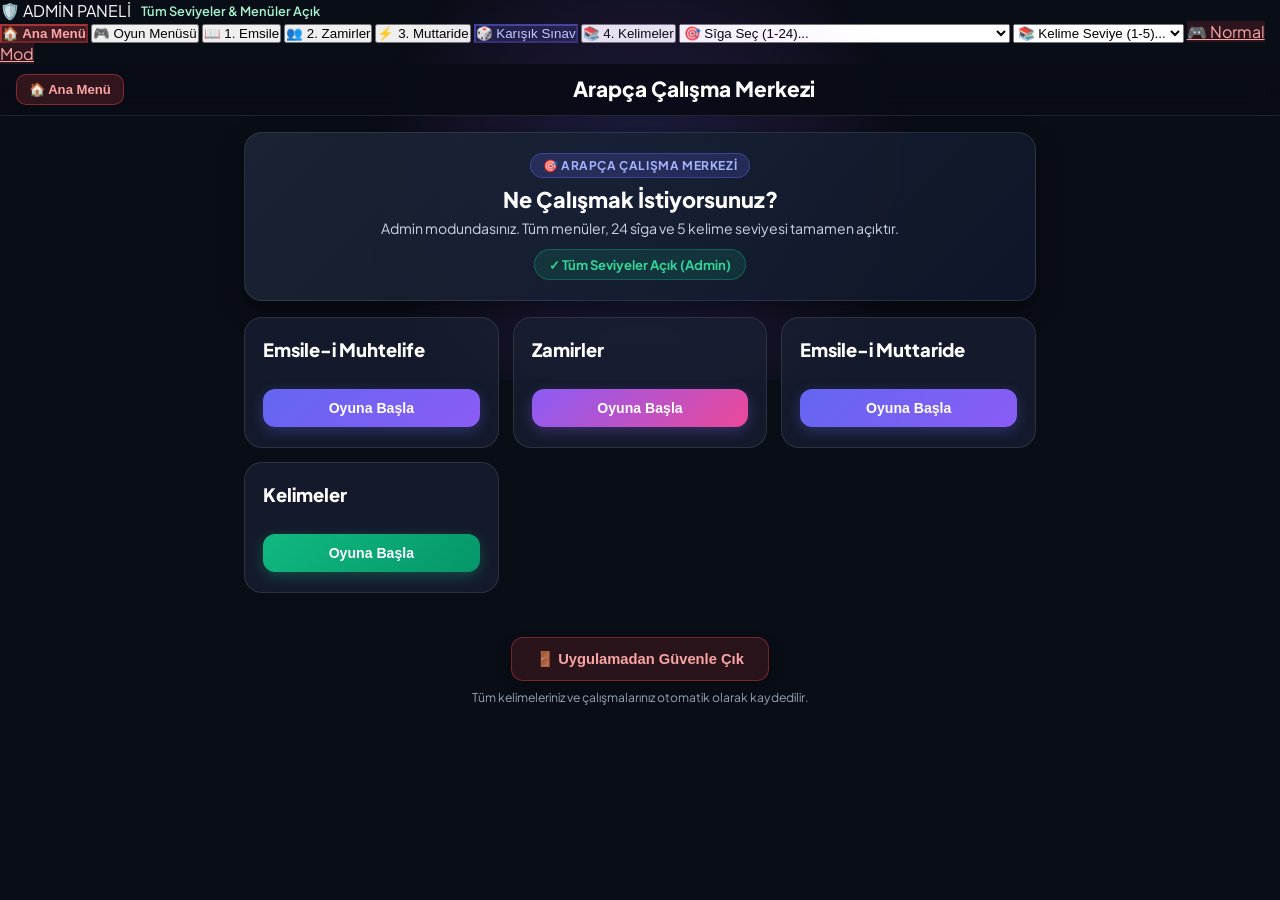
<file: dil_oyunu_admin.html>
<!DOCTYPE html>
<html lang="tr">
<head>
  <meta charset="UTF-8">
  <meta http-equiv="Cache-Control" content="no-cache, no-store, must-revalidate">
  <meta http-equiv="Pragma" content="no-cache">
  <meta http-equiv="Expires" content="0">
  <meta name="viewport" content="width=device-width, initial-scale=1.0, maximum-scale=1.0, user-scalable=no">
  <title>Arapça Çalışma Merkezi</title>
  <link rel="preconnect" href="https://fonts.googleapis.com">
  <link rel="preconnect" href="https://fonts.gstatic.com" crossorigin>
  <link href="https://fonts.googleapis.com/css2?family=Amiri:ital,wght@0,400;0,700;1,400;1,700&family=Plus+Jakarta+Sans:wght@400;500;600;700;800&display=swap" rel="stylesheet">

  <style>
    :root {
      --bg-main: #090d16;
      --bg-card: rgba(26, 34, 53, 0.7);
      --bg-card-hover: rgba(35, 46, 70, 0.9);
      --border-color: rgba(255, 255, 255, 0.1);
      --accent-primary: #6366f1;
      --accent-glow: rgba(99, 102, 241, 0.4);
      --accent-success: #10b981;
      --accent-danger: #ef4444;
      --text-main: #f8fafc;
      --text-muted: #94a3b8;
      --text-sub: #cbd5e1;
      --font-arabic: 'Amiri', 'Traditional Arabic', 'Scheherazade New', Tahoma, sans-serif;
    }

    * {
      box-sizing: border-box;
      margin: 0;
      padding: 0;
      -webkit-tap-highlight-color: transparent;
    }

    body {
      background-color: var(--bg-main);
      color: var(--text-main);
      font-family: 'Plus Jakarta Sans', -apple-system, BlinkMacSystemFont, 'Segoe UI', Roboto, sans-serif;
      min-height: 100vh;
      display: flex;
      flex-direction: column;
      overflow-x: hidden;
      user-select: none;
      -webkit-user-select: none;
    }

    /* Ambient Glow */
    .ambient-glow {
      position: fixed;
      top: 0;
      left: 50%;
      transform: translateX(-50%);
      width: 700px;
      height: 380px;
      background: radial-gradient(circle, rgba(99, 102, 241, 0.2) 0%, rgba(168, 85, 247, 0.08) 45%, transparent 70%);
      pointer-events: none;
      z-index: 0;
    }

    /* Header */
    header.game-header {
      position: sticky;
      top: 0;
      z-index: 50;
      background: rgba(9, 13, 22, 0.92);
      backdrop-filter: blur(16px);
      -webkit-backdrop-filter: blur(16px);
      border-bottom: 1px solid var(--border-color);
      padding: 10px 16px;
      display: flex;
      align-items: center;
      justify-content: space-between;
      gap: 10px;
    }

    .header-left {
      display: flex;
      align-items: center;
      gap: 8px;
    }

    .btn-nav {
      background: rgba(255, 255, 255, 0.08);
      border: 1px solid var(--border-color);
      color: #fff;
      padding: 7px 12px;
      border-radius: 10px;
      font-size: 0.82rem;
      font-weight: 700;
      cursor: pointer;
      display: inline-flex;
      align-items: center;
      gap: 5px;
      transition: all 0.2s ease;
      white-space: nowrap;
    }

    .btn-nav:hover {
      background: rgba(255, 255, 255, 0.16);
      transform: translateY(-1px);
    }

    .header-title-box {
      display: flex;
      flex-direction: column;
    }

    .header-title-box h1 {
      font-size: 0.98rem;
      font-weight: 800;
      color: #fff;
      line-height: 1.2;
    }

    .header-title-box p {
      font-size: 0.74rem;
      color: var(--text-muted);
    }

    .header-actions {
      display: flex;
      align-items: center;
      gap: 6px;
    }

    .btn-header-action {
      background: rgba(99, 102, 241, 0.15);
      border: 1px solid rgba(99, 102, 241, 0.35);
      color: #e2e8f0;
      padding: 7px 11px;
      border-radius: 9px;
      font-size: 0.8rem;
      font-weight: 700;
      cursor: pointer;
      transition: all 0.2s;
      white-space: nowrap;
    }

    .btn-header-action:hover {
      background: rgba(99, 102, 241, 0.3);
      color: #fff;
    }

    .btn-header-action.primary {
      background: linear-gradient(135deg, #6366f1, #8b5cf6);
      border: none;
      color: #fff;
      box-shadow: 0 4px 12px rgba(99, 102, 241, 0.3);
    }

    /* Main Container */
    .game-container {
      position: relative;
      z-index: 1;
      width: 100%;
      max-width: 820px;
      margin: 0 auto;
      padding: 16px 14px 40px 14px;
      flex: 1;
      display: flex;
      flex-direction: column;
    }

    /* ========================================================
       1. OYUN ANA MENÜSÜ (3 ANA MOD KARTI)
       ======================================================== */
    #mainMenuView {
      display: flex;
      flex-direction: column;
      gap: 16px;
      animation: fadeIn 0.3s ease;
    }

    .menu-hero-banner {
      background: linear-gradient(135deg, rgba(30, 41, 59, 0.8), rgba(15, 23, 42, 0.95));
      border: 1px solid var(--border-color);
      border-radius: 18px;
      padding: 20px 18px;
      text-align: center;
      box-shadow: 0 10px 25px rgba(0, 0, 0, 0.4);
    }

    .hero-badge {
      display: inline-block;
      background: rgba(99, 102, 241, 0.2);
      border: 1px solid rgba(99, 102, 241, 0.4);
      color: #a5b4fc;
      padding: 4px 12px;
      border-radius: 20px;
      font-size: 0.75rem;
      font-weight: 700;
      margin-bottom: 8px;
      letter-spacing: 0.05em;
    }

    .menu-hero-banner h2 {
      font-size: 1.35rem;
      font-weight: 800;
      color: #fff;
      margin-bottom: 5px;
    }

    .menu-hero-banner p {
      font-size: 0.82rem;
      color: var(--text-muted);
      max-width: 580px;
      margin: 0 auto;
      line-height: 1.4;
    }

    /* 3'lü Grid */
    .menu-cards-grid {
      display: grid;
      grid-template-columns: repeat(auto-fit, minmax(230px, 1fr));
      gap: 14px;
    }

    .menu-choice-card {
      background: var(--bg-card);
      border: 1px solid var(--border-color);
      border-radius: 18px;
      padding: 20px 18px;
      display: flex;
      flex-direction: column;
      justify-content: space-between;
      gap: 14px;
      cursor: pointer;
      transition: all 0.25s cubic-bezier(0.16, 1, 0.3, 1);
      position: relative;
      overflow: hidden;
    }

    .menu-choice-card:hover {
      background: var(--bg-card-hover);
      border-color: rgba(99, 102, 241, 0.45);
      transform: translateY(-3px);
      box-shadow: 0 12px 28px rgba(0, 0, 0, 0.45);
    }

    .choice-card-top {
      display: flex;
      align-items: flex-start;
      gap: 12px;
    }

    .choice-icon-box {
      width: 46px;
      height: 46px;
      border-radius: 13px;
      background: rgba(99, 102, 241, 0.18);
      border: 1px solid rgba(99, 102, 241, 0.3);
      display: flex;
      align-items: center;
      justify-content: center;
      font-size: 1.45rem;
      flex-shrink: 0;
    }

    .choice-texts h3 {
      font-size: 1.05rem;
      font-weight: 800;
      color: #fff;
      margin-bottom: 3px;
    }

    .choice-texts p {
      font-size: 0.8rem;
      color: var(--text-muted);
      line-height: 1.35;
    }

    .choice-features {
      list-style: none;
      display: flex;
      flex-direction: column;
      gap: 5px;
      padding-top: 6px;
      border-top: 1px solid rgba(255, 255, 255, 0.06);
    }

    .choice-features li {
      font-size: 0.76rem;
      color: var(--text-sub);
      display: flex;
      align-items: center;
      gap: 6px;
    }

    .btn-start-choice {
      width: 100%;
      padding: 11px 15px;
      background: linear-gradient(135deg, #6366f1, #8b5cf6);
      border: none;
      border-radius: 12px;
      color: #fff;
      font-size: 0.88rem;
      font-weight: 700;
      cursor: pointer;
      display: flex;
      align-items: center;
      justify-content: center;
      gap: 7px;
      transition: all 0.2s;
      box-shadow: 0 4px 14px rgba(99, 102, 241, 0.3);
    }

    .btn-start-choice:hover {
      background: linear-gradient(135deg, #4f46e5, #7c3aed);
      transform: translateY(-1px);
    }

    /* ========================================================
       2. SÎGA SEÇİM MENÜSÜ (24 SÎGA LİSTESİ - ZAMİR OYUNU İÇİN)
       ======================================================== */
    #sigaSelectionView {
      display: none;
      flex-direction: column;
      gap: 14px;
      animation: fadeIn 0.3s ease;
    }

    .siga-selection-banner {
      background: rgba(26, 34, 53, 0.75);
      border: 1px solid var(--border-color);
      border-radius: 14px;
      padding: 14px 16px;
      display: flex;
      align-items: center;
      justify-content: space-between;
      gap: 12px;
    }

    .siga-banner-texts h2 {
      font-size: 1.05rem;
      font-weight: 800;
      color: #fff;
      margin-bottom: 3px;
    }

    .siga-banner-texts p {
      font-size: 0.78rem;
      color: var(--text-muted);
    }

    .siga-grid-list, #sigaGridList {
      display: flex !important;
      flex-direction: column !important;
      gap: 10px !important;
      width: 100% !important;
    }

    .siga-item-card {
      background: rgba(26, 34, 53, 0.6);
      border: 1px solid var(--border-color);
      border-radius: 12px;
      padding: 12px 10px;
      display: flex;
      flex-direction: column;
      align-items: center;
      text-align: center;
      gap: 3px;
      cursor: pointer;
      transition: all 0.2s ease;
      position: relative;
    }

    .siga-item-card:hover {
      background: rgba(35, 46, 70, 0.9);
      border-color: rgba(99, 102, 241, 0.5);
      transform: translateY(-2px);
      box-shadow: 0 6px 16px rgba(0, 0, 0, 0.4);
    }

    .siga-badge-num {
      position: absolute;
      top: 6px;
      left: 8px;
      font-size: 0.7rem;
      font-weight: 700;
      color: var(--text-muted);
    }

    .siga-item-arabic {
      font-family: var(--font-arabic);
      font-size: 1.45rem;
      font-weight: 700;
      color: #fff;
      direction: rtl;
      margin-top: 4px;
    }

    .siga-item-title {
      font-size: 0.8rem;
      font-weight: 700;
      color: #818cf8;
      line-height: 1.25;
    }

    .siga-item-trans {
      font-size: 0.72rem;
      color: #fef08a;
      font-weight: 600;
      line-height: 1.2;
    }

    .siga-item-hint {
      font-size: 0.68rem;
      color: #c7d2fe;
      font-weight: 600;
      background: rgba(99, 102, 241, 0.2);
      border: 1px solid rgba(99, 102, 241, 0.35);
      padding: 1px 6px;
      border-radius: 4px;
      margin-top: 2px;
    }

    /* ========================================================
       3. QUIZ BÖLÜMÜ (5 ŞIKLI TEST)
       ======================================================== */
    #quizSection {
      display: none;
      flex-direction: column;
      gap: 16px;
      animation: fadeIn 0.3s ease;
    }

    .quiz-tracker-bar {
      display: flex;
      align-items: center;
      justify-content: space-between;
      gap: 10px;
    }

    .tracker-pill {
      background: rgba(99, 102, 241, 0.15);
      border: 1px solid rgba(99, 102, 241, 0.3);
      padding: 5px 14px;
      border-radius: 20px;
      font-size: 0.8rem;
      font-weight: 700;
      color: #a5b4fc;
      display: inline-flex;
      align-items: center;
      gap: 6px;
    }

    .sound-toggle-btn {
      background: rgba(255, 255, 255, 0.08);
      border: 1px solid var(--border-color);
      color: #fff;
      width: 36px;
      height: 36px;
      border-radius: 10px;
      display: flex;
      align-items: center;
      justify-content: center;
      font-size: 1rem;
      cursor: pointer;
      transition: all 0.2s;
    }

    .sound-toggle-btn:hover {
      background: rgba(255, 255, 255, 0.15);
    }

    /* Target Word Card */
    .target-word-card {
      background: linear-gradient(135deg, rgba(26, 34, 53, 0.9), rgba(15, 23, 42, 0.95));
      border: 1px solid rgba(99, 102, 241, 0.3);
      border-radius: 20px;
      padding: 24px 18px;
      text-align: center;
      box-shadow: 0 12px 30px rgba(0, 0, 0, 0.45);
      position: relative;
    }

    .word-badge-tag {
      display: inline-block;
      background: rgba(99, 102, 241, 0.2);
      border: 1px solid rgba(99, 102, 241, 0.4);
      color: #c7d2fe;
      padding: 4px 12px;
      border-radius: 20px;
      font-size: 0.72rem;
      font-weight: 700;
      letter-spacing: 0.05em;
      margin-bottom: 10px;
    }

    .target-word-title {
      margin-bottom: 8px;
      text-shadow: 0 4px 20px rgba(99, 102, 241, 0.4);
    }

    .target-word-title.arabic-font {
      font-family: var(--font-arabic);
      font-size: 2.8rem;
      font-weight: 700;
      color: #ffffff;
      direction: rtl;
      line-height: 1.35;
    }

    .target-word-title.latin-font {
      font-family: 'Plus Jakarta Sans', sans-serif;
      font-size: 1.15rem;
      font-weight: 700;
      color: #f8fafc;
      direction: ltr;
      line-height: 1.5;
      padding: 10px 14px;
      background: rgba(15, 23, 42, 0.55);
      border: 1px solid rgba(255, 255, 255, 0.12);
      border-radius: 12px;
      max-width: 640px;
      margin: 0 auto;
    }

    .target-word-instruction {
      font-size: 0.85rem;
      color: var(--text-muted);
    }

    /* KELİME MODU: SOLDAN SAĞA TEKİL / İKİLİ / ÇOĞUL VURGUSU */
    .vocab-triplet-display {
      display: flex;
      align-items: center;
      justify-content: center;
      gap: 12px;
      direction: ltr !important;
      margin: 8px 0 12px 0;
      flex-wrap: wrap;
    }

    .triplet-col {
      display: flex;
      flex-direction: column;
      align-items: center;
      background: rgba(30, 41, 59, 0.6);
      border: 1px solid rgba(255, 255, 255, 0.1);
      border-radius: 12px;
      padding: 8px 14px;
      min-width: 100px;
    }

    .triplet-sub-label {
      font-size: 0.65rem;
      font-weight: 700;
      color: #818cf8;
      letter-spacing: 0.05em;
      margin-bottom: 4px;
    }

    .triplet-arabic-text {
      font-family: var(--font-arabic);
      font-size: 1.6rem;
      font-weight: 700;
      color: #ffffff;
      direction: rtl;
    }

    .triplet-sep-symbol {
      color: #94a3b8;
      font-size: 1.4rem;
      font-weight: 700;
    }

    /* 5 Options Grid */
    .options-grid {
      display: flex;
      flex-direction: column;
      gap: 10px;
    }

    .option-btn {
      width: 100%;
      background: rgba(26, 34, 53, 0.65);
      border: 1px solid var(--border-color);
      border-radius: 14px;
      padding: 12px 16px;
      display: flex;
      align-items: flex-start;
      gap: 12px;
      cursor: pointer;
      transition: all 0.2s cubic-bezier(0.16, 1, 0.3, 1);
      color: #fff;
      font-family: inherit;
      text-align: left;
    }

    .option-btn:hover:not(:disabled) {
      background: rgba(35, 46, 70, 0.9);
      border-color: rgba(99, 102, 241, 0.45);
      transform: translateX(4px);
    }

    .option-letter {
      width: 32px;
      height: 32px;
      border-radius: 8px;
      background: rgba(255, 255, 255, 0.08);
      border: 1px solid rgba(255, 255, 255, 0.15);
      color: #cbd5e1;
      font-size: 0.85rem;
      font-weight: 800;
      display: flex;
      align-items: center;
      justify-content: center;
      flex-shrink: 0;
      margin-top: 2px;
      transition: all 0.2s;
    }

    .option-content-box {
      display: flex;
      align-items: center;
      justify-content: space-between;
      flex: 1;
      gap: 8px;
      flex-wrap: wrap;
    }

    .option-text {
      font-size: 0.96rem;
      font-weight: 600;
      color: #f1f5f9;
      line-height: 1.3;
    }

    .option-text.arabic-font {
      font-family: var(--font-arabic);
      font-size: 1.55rem;
      font-weight: 700;
      direction: rtl;
      color: #ffffff;
    }

    /* Şıklarda Soldan Sağa Tekil / İkili / Çoğul Formatı */
    .option-text.arabic-triplet {
      display: inline-flex;
      align-items: center;
      gap: 8px;
      direction: ltr !important;
      font-family: var(--font-arabic);
      font-size: 1.35rem;
      color: #ffffff;
    }

    .triplet-part {
      direction: rtl;
      display: inline-block;
    }

    .triplet-divider {
      color: #818cf8;
      font-weight: 700;
      font-size: 1.1rem;
    }

    .option-btn.correct-choice {
      background: rgba(16, 185, 129, 0.2) !important;
      border-color: #10b981 !important;
      box-shadow: 0 0 16px rgba(16, 185, 129, 0.35) !important;
    }

    .option-btn.correct-choice .option-letter {
      background: #10b981;
      border-color: #10b981;
      color: #fff;
    }

    .option-btn.wrong-choice {
      background: rgba(239, 68, 68, 0.2) !important;
      border-color: #ef4444 !important;
      animation: shake 0.35s ease;
      box-shadow: 0 0 16px rgba(239, 68, 68, 0.35) !important;
    }

    .option-btn.wrong-choice .option-letter {
      background: #ef4444;
      border-color: #ef4444;
      color: #fff;
    }

    @keyframes shake {
      0%, 100% { transform: translateX(0); }
      20%, 60% { transform: translateX(-6px); }
      40%, 80% { transform: translateX(6px); }
    }

    /* ========================================================
       4. TABLO BÖLÜMÜ (3D FLASHCARD TABLOLARI)
       ======================================================== */
    #tableSection {
      display: none;
      flex-direction: column;
      gap: 14px;
      animation: fadeIn 0.3s ease;
    }

    .table-banner {
      background: rgba(26, 34, 53, 0.75);
      border: 1px solid var(--border-color);
      border-radius: 14px;
      padding: 12px 16px;
      display: flex;
      align-items: center;
      justify-content: space-between;
      gap: 12px;
    }

    .table-banner-left {
      display: flex;
      align-items: center;
      gap: 10px;
    }

    .table-banner-icon {
      font-size: 1.6rem;
    }

    .table-banner-info h3 {
      font-size: 0.96rem;
      font-weight: 800;
      color: #fff;
      line-height: 1.25;
    }

    .table-banner-info p {
      font-size: 0.75rem;
      color: var(--text-muted);
    }

    .btn-continue {
      background: linear-gradient(135deg, #10b981, #059669);
      border: none;
      color: #fff;
      padding: 9px 16px;
      border-radius: 10px;
      font-size: 0.82rem;
      font-weight: 700;
      cursor: pointer;
      display: inline-flex;
      align-items: center;
      gap: 6px;
      white-space: nowrap;
      transition: all 0.2s;
      box-shadow: 0 4px 12px rgba(16, 185, 129, 0.3);
    }

    .btn-continue:hover {
      background: linear-gradient(135deg, #059669, #047857);
      transform: translateY(-1px);
    }

    .btn-continue.bottom-full {
      width: 100%;
      padding: 12px 18px;
      justify-content: center;
      font-size: 0.92rem;
      margin-top: 8px;
    }

    /* Tablo Izgara Kapsayıcısı */
    .emsile-table-wrapper {
      display: flex;
      flex-direction: column;
      gap: 8px;
      width: 100%;
    }

    .emsile-row {
      display: grid;
      direction: rtl; /* SAĞDAN SOLA DİZİLİŞ */
      gap: 8px;
      width: 100%;
    }

    /* 5 Sütunlu Emsile Satırları */
    .emsile-row.cols-5 {
      grid-template-columns: repeat(5, 1fr);
      width: 100%;
      margin: 0;
    }

    /* 4 Kelimeli 3. Satır (Sağa yapışık: 5 sütunda ilk 4 hücreye yerleşir, sol hücre boş kalır) */
    .emsile-row.cols-4 {
      grid-template-columns: repeat(5, 1fr);
      width: 100%;
      margin: 0;
    }

    /* 3 Sütunlu Zamir Satırları */
    .emsile-row.cols-3 {
      grid-template-columns: repeat(3, 1fr);
      width: 100%;
      margin: 0;
    }

    /* Zamir Tablosu 5. Satır (Ben 1 sütun, Biz orta ve solu kaplasın -> span 2) */
    .emsile-row.zamir-row-5 {
      grid-template-columns: repeat(3, 1fr);
      width: 100%;
      margin: 0;
    }

    .emsile-row.zamir-row-5 .card-span-2 {
      grid-column: span 2;
    }

    
    /* Kelime Tablosu Zengin Ehl-i Sünnet / Müfredât Anlamları Stili */
    .vocab-grid-wrapper .flip-card {
      height: 136px;
    }

    .vocab-grid-wrapper .flip-card-back {
      padding: 8px 8px 18px 8px !important;
      justify-content: center !important;
    }

    .vocab-grid-wrapper .card-meaning-text {
      font-size: 0.76rem !important;
      line-height: 1.35 !important;
      font-weight: 600 !important;
      max-height: 84px !important;
      overflow-y: auto !important;
      scrollbar-width: thin;
      padding: 0 4px;
      color: #ffffff;
    }

    /* Kelime Modu Tablosu: Kartlar Tekil / İkili / Çoğul */
    .vocab-grid-wrapper {
      display: grid;
      grid-template-columns: repeat(auto-fill, minmax(260px, 1fr));
      gap: 12px;
      width: 100%;
    }

    @media (max-width: 520px) {
      .emsile-row {
        gap: 6px;
      }
    }

    /* 3D Flip Card */
    .flip-card {
      perspective: 1000px;
      -webkit-perspective: 1000px;
      height: 104px;
      cursor: pointer;
      user-select: none;
      -webkit-user-select: none;
      position: relative;
    }

    @media (max-width: 420px) {
      .flip-card {
        height: 96px;
      }
    }

    .flip-card-inner {
      position: relative;
      width: 100%;
      height: 100%;
      transition: transform 0.45s cubic-bezier(0.4, 0, 0.2, 1);
      transform-style: preserve-3d;
      -webkit-transform-style: preserve-3d;
      border-radius: 12px;
    }

    .flip-card.flipped .flip-card-inner {
      transform: rotateY(180deg);
      -webkit-transform: rotateY(180deg);
    }

    .flip-card-front,
    .flip-card-back {
      position: absolute !important;
      top: 0 !important;
      left: 0 !important;
      right: 0 !important;
      bottom: 0 !important;
      width: 100% !important;
      height: 100% !important;
      -webkit-backface-visibility: hidden !important;
      backface-visibility: hidden !important;
      border-radius: 12px;
      display: flex;
      flex-direction: column;
      align-items: center;
      justify-content: center;
      padding: 6px 6px 18px 6px;
      box-sizing: border-box;
      text-align: center;
      overflow: hidden;
      box-shadow: 0 4px 10px rgba(0, 0, 0, 0.3);
    }

    /* Ön Yüz: Arapça */
    .flip-card-front {
      background: rgba(30, 41, 59, 0.95);
      border: 1px solid rgba(255, 255, 255, 0.12);
      color: #ffffff;
      transform: rotateY(0deg);
      -webkit-transform: rotateY(0deg);
      z-index: 2;
    }

    .card-id-tag {
      position: absolute;
      top: 4px;
      left: 6px;
      font-size: 0.65rem;
      font-weight: 700;
      color: rgba(255, 255, 255, 0.4);
    }

    .card-word-text {
      font-family: var(--font-arabic);
      font-size: 1.45rem;
      font-weight: 700;
      direction: rtl;
      line-height: 1.25;
      color: #ffffff;
    }

    @media (max-width: 420px) {
      .card-word-text {
        font-size: 1.28rem;
      }
    }

    .card-flip-hint {
      position: absolute;
      bottom: 4px;
      left: 50%;
      transform: translateX(-50%);
      font-size: 0.62rem;
      font-weight: 600;
      color: rgba(148, 163, 184, 0.85);
      white-space: nowrap;
    }

    /* Arka Yüz: Anlamı ve Çevirisi (Aşağı kayma düzeltildi, tam merkezli) */
    .flip-card-back {
      background: linear-gradient(135deg, #3730a3, #4f46e5);
      border: 1px solid rgba(165, 180, 252, 0.4);
      color: #ffffff;
      transform: rotateY(180deg);
      -webkit-transform: rotateY(180deg);
      box-shadow: 0 4px 14px rgba(99, 102, 241, 0.4);
      z-index: 1;
    }

    .flip-card.flipped .flip-card-back {
      z-index: 3;
    }

    .flip-card.flipped .flip-card-front {
      z-index: 1;
    }

    .card-meaning-text {
      font-size: 0.82rem;
      font-weight: 800;
      line-height: 1.25;
      padding: 0 4px;
      color: #ffffff;
      max-width: 100%;
      word-break: break-word;
    }

    .card-trans-text {
      font-size: 0.72rem;
      color: #fef08a;
      font-weight: 700;
      margin-top: 2px;
      line-height: 1.18;
      max-width: 100%;
    }

    .card-extra-hint {
      background: rgba(251, 191, 36, 0.22);
      border: 1px solid rgba(251, 191, 36, 0.4);
      color: #fef08a;
      border-radius: 5px;
      padding: 1px 5px;
      font-size: 0.62rem;
      font-weight: 600;
      margin-top: 2px;
      max-width: 95%;
      line-height: 1.15;
    }

    .card-meaning-tag {
      position: absolute;
      bottom: 4px;
      left: 50%;
      transform: translateX(-50%);
      font-size: 0.56rem;
      font-weight: 800;
      letter-spacing: 0.05em;
      color: rgba(255, 255, 255, 0.75);
      white-space: nowrap;
    }

    /* Kelime Modu İçin Özel Kart Tasarımı (Tekil en sağda, Çoğul en solda) */
    .vocab-card-triplet {
      display: flex;
      align-items: center;
      justify-content: space-around;
      gap: 4px;
      direction: ltr !important;
      width: 100%;
      padding: 0 4px;
    }

    .vct-col {
      display: flex;
      flex-direction: column;
      align-items: center;
      justify-content: center;
      flex: 1;
      min-width: 0;
    }

    .vct-lbl {
      font-size: 0.58rem;
      color: #a5b4fc;
      font-weight: 700;
      white-space: nowrap;
    }

    .vct-arabic {
      font-family: var(--font-arabic);
      font-size: 1.05rem;
      font-weight: 700;
      color: #fff;
      direction: rtl;
      line-height: 1.25;
      text-align: center;
      word-break: keep-all;
    }

    .vct-sep {
      color: #64748b;
      font-weight: 700;
      font-size: 0.85rem;
      flex-shrink: 0;
    }

    /* Yanlış Yapılan Kartı Vurgulama */
    .flip-card.missed-highlight .flip-card-front {
      border: 2px solid #ef4444;
      box-shadow: 0 0 16px rgba(239, 68, 68, 0.6);
      animation: pulseBorder 1.5s infinite;
    }

    @keyframes pulseBorder {
      0%, 100% { border-color: #ef4444; }
      50% { border-color: #f87171; }
    }

    /* ========================================================
       5. MODAL VE TOAST
       ======================================================== */
    .modal-overlay {
      position: fixed;
      inset: 0;
      background: rgba(0, 0, 0, 0.75);
      backdrop-filter: blur(8px);
      -webkit-backdrop-filter: blur(8px);
      z-index: 999;
      display: none;
      align-items: center;
      justify-content: center;
      padding: 16px;
    }

    .modal-card {
      background: #0f172a;
      border: 1px solid var(--border-color);
      border-radius: 18px;
      width: 100%;
      max-width: 720px;
      max-height: 85vh;
      display: flex;
      flex-direction: column;
      box-shadow: 0 20px 40px rgba(0, 0, 0, 0.6);
    }

    .modal-header {
      padding: 16px 20px;
      border-bottom: 1px solid var(--border-color);
      display: flex;
      align-items: center;
      justify-content: space-between;
    }

    .modal-header h3 {
      font-size: 1.05rem;
      font-weight: 800;
      color: #fff;
    }

    .modal-close-btn {
      background: none;
      border: none;
      color: var(--text-muted);
      font-size: 1.3rem;
      cursor: pointer;
      line-height: 1;
    }

    .modal-body {
      padding: 16px 20px;
      overflow-y: auto;
      flex: 1;
      display: flex;
      flex-direction: column;
      gap: 10px;
    }

    .word-edit-row {
      display: flex;
      align-items: center;
      gap: 6px;
      background: rgba(30, 41, 59, 0.5);
      padding: 7px 10px;
      border-radius: 10px;
      border: 1px solid rgba(255, 255, 255, 0.05);
    }

    .word-edit-num {
      font-size: 0.75rem;
      font-weight: 700;
      color: var(--text-muted);
      width: 22px;
    }

    .word-edit-input {
      background: rgba(15, 23, 42, 0.8);
      border: 1px solid var(--border-color);
      color: #fff;
      padding: 6px 9px;
      border-radius: 8px;
      font-size: 0.8rem;
      outline: none;
      flex: 1;
    }

    .word-edit-input.arabic-input {
      font-family: var(--font-arabic);
      font-size: 1.15rem;
      direction: rtl;
    }

    .word-edit-input:focus {
      border-color: var(--accent-primary);
    }

    .btn-add-word-row {
      background: rgba(99, 102, 241, 0.15);
      border: 1px dashed rgba(99, 102, 241, 0.4);
      color: #c7d2fe;
      padding: 10px;
      border-radius: 10px;
      font-size: 0.85rem;
      font-weight: 700;
      cursor: pointer;
      display: flex;
      align-items: center;
      justify-content: center;
      gap: 6px;
      margin-top: 6px;
      transition: all 0.2s;
    }

    .btn-add-word-row:hover {
      background: rgba(99, 102, 241, 0.25);
      color: #fff;
    }

    .btn-del-word {
      background: rgba(239, 68, 68, 0.15);
      border: 1px solid rgba(239, 68, 68, 0.3);
      color: #fca5a5;
      padding: 5px 8px;
      border-radius: 6px;
      cursor: pointer;
      font-size: 0.8rem;
    }

    .modal-footer {
      padding: 14px 20px;
      border-top: 1px solid var(--border-color);
      display: flex;
      justify-content: flex-end;
      gap: 10px;
    }

    .btn-modal {
      padding: 9px 18px;
      border-radius: 10px;
      font-size: 0.85rem;
      font-weight: 700;
      cursor: pointer;
    }

    .btn-modal.cancel {
      background: rgba(255, 255, 255, 0.08);
      border: 1px solid var(--border-color);
      color: #cbd5e1;
    }

    .btn-modal.save {
      background: linear-gradient(135deg, #10b981, #059669);
      border: none;
      color: #fff;
      box-shadow: 0 4px 12px rgba(16, 185, 129, 0.3);
    }

    .toast-message {
      position: fixed;
      bottom: 24px;
      left: 50%;
      transform: translateX(-50%) translateY(100px);
      background: rgba(15, 23, 42, 0.95);
      border: 1px solid rgba(16, 185, 129, 0.4);
      color: #fff;
      padding: 10px 20px;
      border-radius: 12px;
      font-size: 0.85rem;
      font-weight: 700;
      box-shadow: 0 10px 25px rgba(0, 0, 0, 0.5);
      z-index: 1000;
      opacity: 0;
      transition: all 0.3s cubic-bezier(0.16, 1, 0.3, 1);
      pointer-events: none;
    }

    .toast-message.show {
      transform: translateX(-50%) translateY(0);
      opacity: 1;
    }

    @keyframes fadeIn {
      from { opacity: 0; transform: translateY(6px); }
      to { opacity: 1; transform: translateY(0); }
    }

    /* ========================================================
       GÜVENLİ ÇIKIŞ MODALI & OTURUM KAPANDI EKRANI
       ======================================================== */
    .btn-exit-nav {
      background: rgba(239, 68, 68, 0.18) !important;
      border-color: rgba(239, 68, 68, 0.45) !important;
      color: #fca5a5 !important;
    }

    .btn-exit-nav:hover {
      background: rgba(239, 68, 68, 0.3) !important;
      transform: translateY(-1px);
    }

    .menu-exit-banner {
      margin-top: 28px;
      margin-bottom: 12px;
      display: flex;
      flex-direction: column;
      align-items: center;
      gap: 8px;
      width: 100%;
    }

    .btn-menu-exit {
      background: rgba(239, 68, 68, 0.14);
      border: 1px solid rgba(239, 68, 68, 0.38);
      color: #fca5a5;
      padding: 12px 24px;
      border-radius: 12px;
      font-size: 0.92rem;
      font-weight: 700;
      cursor: pointer;
      display: inline-flex;
      align-items: center;
      gap: 8px;
      transition: all 0.2s ease;
      box-shadow: 0 4px 12px rgba(0, 0, 0, 0.25);
    }

    .btn-menu-exit:hover {
      background: rgba(239, 68, 68, 0.25);
      border-color: rgba(239, 68, 68, 0.6);
      transform: translateY(-2px);
      box-shadow: 0 6px 16px rgba(239, 68, 68, 0.3);
    }

    .safe-exit-sub {
      font-size: 0.76rem;
      color: var(--text-muted);
      text-align: center;
    }

    .exit-modal-card {
      max-width: 440px;
      text-align: center;
      background: #0f172a;
      border: 1px solid rgba(239, 68, 68, 0.35);
      box-shadow: 0 20px 45px rgba(0, 0, 0, 0.7);
    }

    .exit-modal-body {
      align-items: center;
      text-align: center;
      padding: 24px 20px;
      display: flex;
      flex-direction: column;
      gap: 8px;
    }

    .exit-modal-icon {
      font-size: 3rem;
      margin-bottom: 4px;
      animation: wave 1.2s infinite ease-in-out;
    }

    @keyframes wave {
      0%, 100% { transform: rotate(0deg); }
      50% { transform: rotate(15deg); }
    }

    .exit-modal-body h4 {
      font-size: 1.15rem;
      color: #ffffff;
      font-weight: 800;
      margin-bottom: 4px;
    }

    .exit-modal-body p {
      font-size: 0.85rem;
      color: var(--text-muted);
      line-height: 1.45;
    }

    .exit-modal-footer {
      display: flex;
      align-items: center;
      justify-content: space-between;
      gap: 10px;
      padding: 14px 20px;
      border-top: 1px solid var(--border-color);
      background: rgba(0, 0, 0, 0.2);
    }

    .btn-danger-exit {
      background: linear-gradient(135deg, #ef4444, #dc2626);
      color: #ffffff;
      border: none;
      padding: 10px 18px;
      border-radius: 10px;
      font-size: 0.86rem;
      font-weight: 700;
      cursor: pointer;
      display: inline-flex;
      align-items: center;
      gap: 6px;
      transition: all 0.2s ease;
      box-shadow: 0 4px 14px rgba(239, 68, 68, 0.4);
    }

    .btn-danger-exit:hover {
      background: linear-gradient(135deg, #dc2626, #b91c1c);
      transform: translateY(-1px);
    }

    /* Çıkış Yapıldı Ekranı */
    #exitScreenView {
      display: none;
      flex-direction: column;
      align-items: center;
      justify-content: center;
      text-align: center;
      padding: 40px 16px;
      min-height: 60vh;
      animation: fadeIn 0.4s ease;
    }

    .exit-screen-card {
      background: rgba(30, 41, 59, 0.85);
      border: 1px solid rgba(16, 185, 129, 0.4);
      border-radius: 20px;
      padding: 36px 24px;
      max-width: 480px;
      width: 100%;
      box-shadow: 0 16px 36px rgba(0, 0, 0, 0.55);
      display: flex;
      flex-direction: column;
      align-items: center;
      gap: 16px;
    }

    .exit-screen-badge {
      font-size: 3.5rem;
      background: rgba(16, 185, 129, 0.15);
      border: 1px solid rgba(16, 185, 129, 0.35);
      border-radius: 50%;
      width: 80px;
      height: 80px;
      display: flex;
      align-items: center;
      justify-content: center;
    }

    .exit-screen-title {
      font-size: 1.35rem;
      font-weight: 800;
      color: #ffffff;
    }

    .exit-screen-desc {
      font-size: 0.9rem;
      color: #cbd5e1;
      line-height: 1.55;
    }

    .exit-screen-actions {
      display: flex;
      flex-wrap: wrap;
      gap: 12px;
      justify-content: center;
      margin-top: 8px;
    }

    .btn-restart-app {
      background: linear-gradient(135deg, #6366f1, #4f46e5);
      color: #ffffff;
      border: none;
      padding: 12px 24px;
      border-radius: 12px;
      font-size: 0.92rem;
      font-weight: 700;
      cursor: pointer;
      display: inline-flex;
      align-items: center;
      gap: 8px;
      box-shadow: 0 4px 14px rgba(99, 102, 241, 0.4);
      transition: all 0.2s ease;
    }

    .btn-restart-app:hover {
      transform: translateY(-2px);
      box-shadow: 0 6px 18px rgba(99, 102, 241, 0.6);
    }


    /* Arama ve Filtreleme Kutusu */
    .table-search-box {
      width: 100%;
      margin: 8px 0 16px 0;
      display: flex;
      align-items: center;
      justify-content: center;
    }

    .table-search-input {
      width: 100%;
      max-width: 520px;
      background: rgba(30, 41, 59, 0.75);
      border: 1px solid rgba(255, 255, 255, 0.18);
      border-radius: 12px;
      padding: 10px 18px;
      color: #ffffff;
      font-size: 0.9rem;
      font-family: inherit;
      outline: none;
      transition: all 0.2s ease;
      box-shadow: 0 4px 14px rgba(0, 0, 0, 0.25);
    }

    .table-search-input:focus {
      border-color: #6366f1;
      box-shadow: 0 0 16px rgba(99, 102, 241, 0.45);
      background: rgba(30, 41, 59, 0.95);
    }


    /* Kelime Modu Yanlış Cevap Bildirimi ve Devam Et Butonu */
    .quiz-feedback-bar {
      margin-top: 18px;
      width: 100%;
      background: rgba(30, 41, 59, 0.95);
      border: 1px solid rgba(239, 68, 68, 0.45);
      border-radius: 14px;
      padding: 14px 18px;
      display: flex;
      align-items: center;
      justify-content: space-between;
      gap: 12px;
      animation: slideUpFade 0.3s cubic-bezier(0.16, 1, 0.3, 1);
      box-shadow: 0 8px 24px rgba(239, 68, 68, 0.22);
    }

    @keyframes slideUpFade {
      from { opacity: 0; transform: translateY(12px); }
      to { opacity: 1; transform: translateY(0); }
    }

    .feedback-info {
      display: flex;
      align-items: center;
      gap: 10px;
    }

    .feedback-icon {
      font-size: 1.35rem;
    }

    .feedback-text {
      font-size: 0.9rem;
      font-weight: 700;
      color: #fca5a5;
    }

    .btn-feedback-continue {
      background: linear-gradient(135deg, #10b981, #059669);
      color: #ffffff;
      border: none;
      padding: 10px 22px;
      border-radius: 10px;
      font-size: 0.92rem;
      font-weight: 800;
      cursor: pointer;
      display: inline-flex;
      align-items: center;
      gap: 6px;
      transition: all 0.2s ease;
      box-shadow: 0 4px 14px rgba(16, 185, 129, 0.4);
      white-space: nowrap;
      flex-shrink: 0;
    }

    .btn-feedback-continue:hover {
      background: linear-gradient(135deg, #059669, #047857);
      transform: translateY(-2px);
      box-shadow: 0 6px 18px rgba(16, 185, 129, 0.6);
    }

    @media (max-width: 520px) {
      .quiz-feedback-bar {
        flex-direction: column;
        align-items: stretch;
        text-align: center;
      }
      .feedback-info {
        justify-content: center;
      }
      .btn-feedback-continue {
        justify-content: center;
        width: 100%;
      }
    /* SAĞ ÜST KÖŞEDEKİ UFAK DOĞRU ORANI KARESİ (3/30 gibi) */
    .quiz-streak-square {
      position: absolute;
      right: 0;
      top: 50%;
      transform: translateY(-50%);
      min-width: 50px;
      height: 36px;
      padding: 0 8px;
      background: rgba(30, 41, 59, 0.88);
      border: 1.5px solid rgba(99, 102, 241, 0.45);
      border-radius: 9px;
      display: flex;
      align-items: center;
      justify-content: center;
      box-shadow: 0 4px 12px rgba(0, 0, 0, 0.3);
      backdrop-filter: blur(8px);
      -webkit-backdrop-filter: blur(8px);
      transition: all 0.25s ease;
      z-index: 5;
    }
    .quiz-streak-square span {
      font-family: 'Plus Jakarta Sans', sans-serif;
      font-weight: 800;
      font-size: 0.9rem;
      color: #818cf8;
      letter-spacing: 0.5px;
    }
    .quiz-streak-square.streak-completed {
      border-color: #10b981;
      background: rgba(6, 78, 59, 0.85);
      box-shadow: 0 0 14px rgba(16, 185, 129, 0.4);
    }
    .quiz-streak-square.streak-completed span {
      color: #34d399;
    }

    /* KULLANICI PROFİLİ VE DÜZENLE BUTONLARI KESİNLİKLE GİZLİ */
    .btn-profile-action,
    .profile-hero-pill,
    #btnUserProfileHeader,
    #activeUserNameHeader,
    #activeUserNameBanner,
    #userProfileModal,
    #editWordsModal {
      display: none !important;
      visibility: hidden !important;
      opacity: 0 !important;
      pointer-events: none !important;
    }

    /* KULLANICI SEÇİM MODALI */
    .user-list-container {
      display: flex;
      flex-direction: column;
      gap: 8px;
      margin: 16px 0;
      max-height: 220px;
      overflow-y: auto;
    }
    .user-list-item {
      display: flex;
      align-items: center;
      justify-content: space-between;
      padding: 10px 14px;
      background: rgba(30, 41, 59, 0.7);
      border: 1px solid rgba(255, 255, 255, 0.1);
      border-radius: 10px;
      cursor: pointer;
      transition: all 0.2s;
    }
    .user-list-item:hover {
      border-color: #818cf8;
      background: rgba(49, 46, 129, 0.35);
    }
    .user-list-item.active {
      border-color: #10b981;
      background: rgba(6, 78, 59, 0.35);
    }
    .user-item-left {
      display: flex;
      align-items: center;
      gap: 10px;
    }
    .user-item-name {
      font-weight: 700;
      color: #f8fafc;
      font-size: 0.95rem;
    }
    .user-active-badge {
      font-size: 0.7rem;
      font-weight: 800;
      color: #34d399;
      background: rgba(16, 185, 129, 0.2);
      padding: 2px 6px;
      border-radius: 4px;
    }
    .add-user-row {
      display: flex;
      gap: 8px;
      margin-top: 12px;
      padding-top: 12px;
      border-top: 1px solid rgba(255, 255, 255, 0.1);
    }
    .add-user-input {
      flex: 1;
      background: rgba(15, 23, 42, 0.8);
      border: 1px solid rgba(255, 255, 255, 0.15);
      border-radius: 8px;
      padding: 8px 12px;
      color: #fff;
      font-size: 0.9rem;
    }
    .add-user-btn {
      background: linear-gradient(135deg, #6366f1, #4f46e5);
      color: #fff;
      border: none;
      border-radius: 8px;
      padding: 8px 14px;
      font-weight: 700;
      cursor: pointer;
    }
    @keyframes bounceUnlock {
      0% { transform: scale(0.9); }
      50% { transform: scale(1.1); }
      100% { transform: scale(1.0); }
    }
  

/* KELİMELER MENÜSÜ: YUKARIDAN AŞAĞIYA DOĞRU DİZİLİŞ */
#vocabLevelsGrid, #langVocabLevelsGrid {
  display: flex !important;
  flex-direction: column !important;
  gap: 12px !important;
  width: 100% !important;
  max-width: 600px !important;
  margin: 0 auto !important;
}

/* EMSİLE-İ MUTTARİDE 5 SATIRLI DİZİLİŞ (5, 5, 4, 5, 5) */
.siga-grid-list, #langSigaGridList {
  display: flex !important;
  flex-direction: column !important;
  gap: 8px !important;
  width: 100% !important;
}

    /* Karışık (Deneme Sınavı) Banner Kartı */
    .siga-mixed-banner-card {
      width: 100% !important;
      box-sizing: border-box !important;
      background: linear-gradient(135deg, rgba(30, 41, 59, 0.9), rgba(49, 46, 129, 0.55)) !important;
      border: 1px solid rgba(129, 140, 248, 0.5) !important;
      border-radius: 14px !important;
      padding: 12px 16px !important;
      margin-bottom: 12px !important;
      cursor: pointer !important;
      transition: all 0.25s ease !important;
      box-shadow: 0 4px 16px rgba(0, 0, 0, 0.3) !important;
    }
    .siga-mixed-banner-card:hover {
      background: linear-gradient(135deg, rgba(35, 48, 72, 0.98), rgba(67, 56, 202, 0.65)) !important;
      border-color: rgba(165, 180, 252, 0.8) !important;
      transform: translateY(-2px) !important;
      box-shadow: 0 8px 24px rgba(99, 102, 241, 0.3) !important;
    }
    .siga-5col-row {
  display: grid !important;
  grid-template-columns: repeat(5, minmax(0, 1fr)) !important;
  direction: ltr !important;
  gap: 8px !important;
  width: 100% !important;
}

.siga-item-card, .lang-siga-card {
  background: rgba(26, 34, 53, 0.65) !important;
  border: 1px solid rgba(255, 255, 255, 0.1) !important;
  border-radius: 10px !important;
  padding: 8px 6px !important;
  display: flex !important;
  flex-direction: column !important;
  align-items: center !important;
  text-align: center !important;
  gap: 2px !important;
  cursor: pointer !important;
  transition: all 0.2s ease !important;
  min-height: 74px !important;
  box-sizing: border-box !important;
}

.siga-item-card:hover:not(.locked), .lang-siga-card:hover:not(.locked) {
  background: rgba(35, 46, 70, 0.95) !important;
  border-color: rgba(99, 102, 241, 0.6) !important;
  transform: translateY(-2px) !important;
}

@media (max-width: 520px) {
  .siga-5col-row {
  display: grid !important;
  grid-template-columns: repeat(5, minmax(0, 1fr)) !important;
  direction: ltr !important;
  gap: 8px !important;
  width: 100% !important;
}
  .siga-item-card, .lang-siga-card {
    padding: 6px 3px !important;
    min-height: 68px !important;
  }
  .siga-item-arabic, .lang-siga-arabic-word {
    font-size: 1.15rem !important;
  }
  .siga-item-title, .lang-siga-meaning-title {
    font-size: 0.65rem !important;
  }
}


    /* Foto 2: Soru sayacı hiçbir menüde gösterilmez */
    .tracker-pill {
      display: none !important;
    }

    /* =========================================================================
       ADMIN CONTROL BAR & STYLING
       ========================================================================= */
    .admin-control-bar {
      background: linear-gradient(135deg, rgba(15, 23, 42, 0.95), rgba(6, 78, 59, 0.4));
      border-bottom: 1.5px solid rgba(16, 185, 129, 0.4);
      padding: 10px 18px;
      display: flex;
      align-items: center;
      justify-content: space-between;
      flex-wrap: wrap;
      gap: 10px;
      position: sticky;
      top: 0;
      z-index: 999;
      backdrop-filter: blur(14px);
      box-shadow: 0 4px 20px rgba(0, 0, 0, 0.45);
    }
    .admin-badge-label {
      display: inline-flex;
      align-items: center;
      gap: 6px;
      background: linear-gradient(135deg, #10b981, #059669);
      color: #fff;
      padding: 5px 12px;
      border-radius: 8px;
      font-size: 0.8rem;
      font-weight: 800;
      letter-spacing: 0.5px;
      box-shadow: 0 0 14px rgba(16, 185, 129, 0.45);
    }
    .admin-nav-actions {
      display: flex;
      align-items: center;
      gap: 8px;
      flex-wrap: wrap;
    }
    .admin-quick-btn {
      background: rgba(255, 255, 255, 0.08);
      border: 1px solid rgba(255, 255, 255, 0.16);
      color: #e2e8f0;
      padding: 6px 12px;
      border-radius: 8px;
      font-size: 0.8rem;
      font-weight: 700;
      cursor: pointer;
      transition: all 0.2s ease;
      display: inline-flex;
      align-items: center;
      gap: 5px;
      text-decoration: none;
    }
    .admin-quick-btn:hover {
      background: rgba(16, 185, 129, 0.25);
      border-color: #34d399;
      color: #fff;
      transform: translateY(-1px);
    }
    .admin-select {
      background: #0f172a;
      border: 1.5px solid rgba(16, 185, 129, 0.5);
      color: #34d399;
      padding: 6px 12px;
      border-radius: 8px;
      font-size: 0.8rem;
      font-weight: 700;
      cursor: pointer;
      outline: none;
      transition: all 0.2s ease;
    }
    .admin-select:focus {
      border-color: #10b981;
      box-shadow: 0 0 10px rgba(16, 185, 129, 0.35);
    }
    .admin-select option {
      background: #0f172a;
      color: #f8fafc;
    }
  
    /* MEÇHUL (EDİLGEN) TOGGLE BUTONU */
    .btn-toggle-mechul {
      background: rgba(30, 41, 59, 0.7);
      border: 1.5px solid rgba(129, 140, 248, 0.35);
      color: #cbd5e1;
      padding: 7px 16px;
      border-radius: 20px;
      font-size: 0.82rem;
      font-weight: 700;
      cursor: pointer;
      transition: all 0.25s ease;
      display: inline-flex;
      align-items: center;
      gap: 8px;
      box-shadow: 0 4px 12px rgba(0, 0, 0, 0.25);
    }
    .btn-toggle-mechul:hover:not(:disabled) {
      background: rgba(49, 46, 129, 0.5);
      border-color: #818cf8;
      color: #fff;
      transform: translateY(-1px);
    }
    .btn-toggle-mechul.active {
      background: linear-gradient(135deg, rgba(16, 185, 129, 0.25), rgba(5, 150, 105, 0.35));
      border-color: #10b981;
      color: #a7f3d0;
      box-shadow: 0 0 14px rgba(16, 185, 129, 0.3);
    }
  </style>

</head>
<body>
  <div class="ambient-glow"></div>

  <!-- ADMIN KONTROL VE HIZLI ERİŞİM BARI -->
  <aside class="admin-control-bar" id="adminControlBar" aria-label="Admin Kontrol Paneli">
    <div style="display: flex; align-items: center; gap: 10px;">
      <span class="admin-badge-label">🛡️ ADMİN PANELİ</span>
      <span style="font-size: 0.8rem; color: #a7f3d0; font-weight: 600;">Tüm Seviyeler & Menüler Açık</span>
    </div>
    <div class="admin-nav-actions">
      <button type="button" class="admin-quick-btn" onclick="exitToMainApplication()" style="background: rgba(239, 68, 68, 0.25); border-color: rgba(239, 68, 68, 0.6); color: #fca5a5; font-weight: 800;" title="Ana Ekrana Dön">🏠 Ana Menü</button>
      <button type="button" class="admin-quick-btn" onclick="showScreen('mainMenuView')" title="Arapça Oyun Menüsü">🎮 Oyun Menüsü</button>
      <button type="button" class="admin-quick-btn" onclick="startEmsile24Game()" title="Emsile-i Muhtelife">📖 1. Emsile</button>
      <button type="button" class="admin-quick-btn" onclick="startPronounsGame()" title="Zamirler">👥 2. Zamirler</button>
      <button type="button" class="admin-quick-btn" onclick="openSigaSelectionMenu()" title="Emsile-i Muttaride 24 Çekim">⚡ 3. Muttaride</button>
      <button type="button" class="admin-quick-btn" onclick="startMuttarideMixedGame()" style="background: rgba(99, 102, 241, 0.2); border-color: rgba(99, 102, 241, 0.5); color: #c7d2fe;" title="Tüm Çekimlerden Karışık Deneme Sınavı">🎲 Karışık Sınav</button>
      <button type="button" class="admin-quick-btn" onclick="startVocabGame()" title="Kelimeler Seviyeleri">📚 4. Kelimeler</button>

      <!-- Hızlı Sîga Seçici (1-24) -->
      <select class="admin-select" id="adminSigaSelect" onchange="if(this.value){startSigaPronounGame(parseInt(this.value,10)); this.value='';}">
        <option value="">🎯 Sîga Seç (1-24)...</option>
      </select>

      <!-- Hızlı Kelime Seviye Seçici (1-5) -->
      <select class="admin-select" id="adminVocabSelect" onchange="if(this.value){startVocabLevel(parseInt(this.value,10)); this.value='';}">
        <option value="">📚 Kelime Seviye (1-5)...</option>
        <option value="1">1. Seviye (158 Kelime)</option>
        <option value="2">2. Seviye (316 Kelime)</option>
        <option value="3">3. Seviye (472 Kelime)</option>
        <option value="4">4. Seviye (626 Kelime)</option>
        <option value="5">5. Seviye (778 Kelime)</option>
      </select>

      <a href="dil_oyunu.html" class="admin-quick-btn" style="background: rgba(239, 68, 68, 0.15); border-color: rgba(239, 68, 68, 0.4); color: #fca5a5;" title="Kilitlerin normal çalıştığı kullanıcı arayüzüne geçer">🎮 Normal Mod</a>
    </div>
  </aside>


  <!-- HEADER -->
  <header class="game-header">
    <div class="header-left">
      <button type="button" class="btn-nav btn-exit-nav" id="btnSafeExitHeader" onclick="exitToMainApplication()" title="Ana Ekrana Dön" style="background: rgba(239, 68, 68, 0.25); border: 1px solid rgba(239, 68, 68, 0.5); color: #fff; font-weight: 800;">
        🏠 Ana Menü
      </button>
      <button type="button" class="btn-nav" id="btnBackToMenu" onclick="handleMenuBack()" style="display: none;" title="Oyun Menüsüne Dön">
        ⬅️ Menü
      </button>
    </div>

    <div class="header-title-box">
      <h1 id="headerMainTitle" style="font-size: 1.3rem; font-weight: 800; color: #fff; margin: 0;">Arapça Çalışma Merkezi</h1>
      <p id="headerSubTitle" style="font-size: 0.74rem; color: var(--text-muted); margin: 0;"></p>
    </div>

    <div class="header-actions">
      <button type="button" class="btn-header-action" id="btnToggleTableDirect" onclick="toggleTableDirectly()" style="display: none;">
        📖 Tabloyu Gör
      </button>
    </div>
  </header>

  <div class="game-container">
    <!-- 1. OYUN ANA MENÜSÜ -->
    <section id="mainMenuView">
      <div class="menu-hero-banner" id="mainHeroBanner">
        <span class="hero-badge">🎯 ARAPÇA ÇALIŞMA MERKEZİ</span>
        <h2 id="mainHeroTitle">Ne Çalışmak İstiyorsunuz?</h2>
        <p id="mainHeroDesc" style="font-size: 0.88rem; line-height: 1.5; color: #cbd5e1; max-width: 600px; margin: 0 auto 10px auto;">Bir sonraki seviyeyi açmak için Emsile-i Muhtelife oyununda art arda 30 doğru yapmanız gerekmektedir.</p>
        <div id="mainHeroNextBadge" style="display: inline-flex; align-items: center; gap: 6px; background: rgba(99, 102, 241, 0.15); border: 1px solid rgba(99, 102, 241, 0.35); padding: 6px 14px; border-radius: 20px; font-size: 0.82rem; color: #a5b4fc; font-weight: 700;">
          🔒 Bir Sonraki Seviye: Zamirler
        </div>
      </div>

      <div class="menu-cards-grid">
        <!-- 1. Menü: Emsile-i Muhtelife (Başlangıçta Açık Olan Tek Menü) -->
        <div class="menu-choice-card" id="menuCardEmsile24" onclick="startEmsile24Game()">
          <h3 style="font-size: 1.15rem; font-weight: 800; color: #fff; margin: 0 0 14px 0;">Emsile-i Muhtelife</h3>
          <button type="button" class="btn-start-choice">
            <span>Oyuna Başla</span>
          </button>
        </div>

        <!-- 2. Menü: Zamirler (Emsile-i Muhtelife'de 30 doğru yapılınca açılır) -->
        <div class="menu-choice-card" id="menuCardPronouns" onclick="startPronounsGame()" style="display: none;">
          <h3 style="font-size: 1.15rem; font-weight: 800; color: #fff; margin: 0 0 14px 0;">Zamirler</h3>
          <button type="button" class="btn-start-choice" style="background: linear-gradient(135deg, #8b5cf6, #ec4899); box-shadow: 0 4px 14px rgba(139, 92, 246, 0.3);">
            <span>Oyuna Başla</span>
          </button>
        </div>

        <!-- 3. Menü: Zamirlere Göre Çekim (Zamirler'de 15 doğru yapılınca açılır) -->
        <div class="menu-choice-card" id="menuCardSigaPronouns" onclick="openSigaSelectionMenu()" style="display: none;">
          <h3 style="font-size: 1.15rem; font-weight: 800; color: #fff; margin: 0 0 14px 0;">Emsile-i Muttaride</h3>
          <button type="button" class="btn-start-choice">
            <span>Oyuna Başla</span>
          </button>
        </div>

        <!-- 4. Menü: Kelime -->
        <div class="menu-choice-card" id="menuCardVocab" onclick="startVocabGame()" style="display: none;">
          <h3 style="font-size: 1.15rem; font-weight: 800; color: #fff; margin: 0 0 14px 0;">Kelimeler</h3>
          <button type="button" class="btn-start-choice" style="background: linear-gradient(135deg, #10b981, #059669); box-shadow: 0 4px 14px rgba(16, 185, 129, 0.3);">
            <span>Oyuna Başla</span>
          </button>
        </div>
      </div>

      <!-- Güvenli Çıkış Butonu / Kartı -->
      <div class="menu-exit-banner">
        <button type="button" class="btn-menu-exit" onclick="openSafeExitModal()">
          🚪 Uygulamadan Güvenle Çık
        </button>
        <p class="safe-exit-sub">Tüm kelimeleriniz ve çalışmalarınız otomatik olarak kaydedilir.</p>
      </div>
    </section>

    <!-- 2. SÎGA SEÇİM MENÜSÜ (24 SÎGA KARTLARI) -->
    <section id="sigaSelectionView">
      <div class="siga-selection-banner">
        <div class="siga-banner-texts">
          <h2>👤 Emsile-i Muttaride (24 Çekim)</h2>
          <p id="sigaSelectionBannerDesc">Bir sonraki çekimi açmak için mevcut çekimde art arda 15 doğru (mastarda 4 doğru) yapmanız gerekmektedir.</p>
        </div>

      </div>

      <div class="siga-grid-list" id="sigaGridList">
        <!-- JS ile 24 sîga butonu doldurulur -->
      </div>
    </section>

    <!-- 2.5 KELİME KATEGORİ SEÇİM MENÜSÜ -->
    <section id="vocabCategorySection" style="display: none; flex-direction: column; gap: 14px;">
      <div class="siga-selection-banner">
        <div class="siga-banner-texts">
          <h2>📖 Kelimeler (750 Kelime)</h2>
          <p id="vocabSelectionBannerDesc">Bir sonraki seviyeyi açmak için mevcut seviyede art arda 50 doğru yapmanız gerekmektedir.</p>
        </div>

      </div>

      <div class="menu-cards-grid" id="vocabLevelsGrid">
        <!-- JS ile 5 seviye kartı basılır -->
      </div>
    </section>

    <!-- 3. TEST / QUIZ ALANI -->
    <section id="quizSection">
      <div class="quiz-tracker-bar" style="position: relative; display: flex; justify-content: center; align-items: center; margin-bottom: 14px;">
        <div class="tracker-pill" style="display: none !important;">
          <span id="quizTrackerText">Soru 1 / 24</span>
        </div>
        <!-- Sağ üst köşedeki ufak kare (3/30 gibi oran) -->
        <div id="quizStreakSquare" class="quiz-streak-square" title="Üst üste doğru sayısı">
          <span id="quizStreakRatio">0/30</span>
        </div>
        <span id="soundToggleBtn" style="display: none;"></span>
      </div>

              <!-- Meçhul (Edilgen) Çekimleri Dahil Etme Butonu (Mazi & Muzari) -->
        <div id="mechulToggleBox" style="display: none; justify-content: center; margin-bottom: 12px;">
          <button type="button" id="btnToggleMechul" class="btn-toggle-mechul" onclick="toggleMechulMode()">
            <span class="mechul-icon">🛡️</span>
            <span id="mechulToggleLabel">Meçhul (Edilgen) Çekimleri Dahil Et: <b>KAPALI</b></span>
          </button>
        </div>

      <!-- Soru Kartı -->
      <div class="target-word-card" style="margin-bottom: 14px;">
        <span class="word-badge-tag" id="targetBadgeTag" style="display: none;"></span>
        <div id="targetWordContainer">
          <h2 class="target-word-title arabic-font" id="targetWordText">نَصَرَ</h2>
        </div>
        <p class="target-word-instruction" id="targetWordInstruction" style="display: none;"></p>
      </div>

      <!-- 5 Seçenek Butonu -->
      <div class="options-grid" id="optionsGrid">
        <!-- JS ile dinamik butonlar üretilir -->
      </div>

      <!-- Yanlış Yapıldığında Çıkan Devam Et Barı (Kelime Modu İçin) -->
      <div class="quiz-feedback-bar" id="quizFeedbackBar" style="display: none;">
        <div class="feedback-info">
          <span class="feedback-icon">❌</span>
          <span class="feedback-text">Yanlış cevap! Doğru seçenek yeşille gösterildi.</span>
        </div>
        <button type="button" class="btn-feedback-continue" id="btnFeedbackContinue" onclick="advanceToNextQuestion()">
          <span>Devam Et ▶️</span>
        </button>
      </div>
    </section>

    <!-- 4. 3D FLASHCARD TABLO ALANI -->
    <section id="tableSection">
      <div class="table-banner">
        <div class="table-banner-left">
          <span class="table-banner-icon" id="tableBannerIcon">📖</span>
          <div class="table-banner-info">
            <h3 id="tableBannerTitle">Tablo</h3>
            <p id="tableBannerDesc">Anlamını ve detaylarını görmek için kartların üzerine dokunabilirsiniz.</p>
          </div>
        </div>
        <button type="button" class="btn-continue" onclick="continueQuiz()">
          <span>🎮 Oyuna Devam Et ▶️</span>
        </button>
      </div>

      <!-- Kart Satırları -->
      <div id="emsileRowsWrapper">
        <!-- JS ile 5 satırlı veya Zamir/Kelime tablosu basılır -->
      </div>

      <button type="button" class="btn-continue bottom-full" onclick="continueQuiz()">
        <span>🎮 Oyuna Devam Et ▶️</span>
      </button>
    </section>

    <!-- 5. GÜVENLİ ÇIKIŞ / OTURUM KAPATILDI EKRANI -->
    <section id="exitScreenView">
      <div class="exit-screen-card">
        <div class="exit-screen-badge">✅</div>
        <h2 class="exit-screen-title">Oturumunuz Güvenle Kapatıldı</h2>
        <p class="exit-screen-desc">
          Arapça Emsile ve Çekim uygulamasındaki tüm çalışma verileriniz, eklediğiniz kelimeler ve ayarlarınız başarıyla kaydedildi.
        </p>
        <div class="exit-screen-actions">
          <button type="button" class="btn-restart-app" onclick="restartApplication()">
            <span>🔄 Yeniden Başlat / Giriş Yap</span>
          </button>
        </div>
      </div>
    </section>
  </div>


  <!-- GÜVENLİ ÇIKIŞ ONAY MODALI -->
  <div class="modal-overlay" id="safeExitModal">
    <div class="modal-card exit-modal-card">
      <div class="modal-header">
        <h3>🚪 Güvenli Çıkış</h3>
        <button type="button" class="modal-close-btn" onclick="closeSafeExitModal()">✕</button>
      </div>
      <div class="modal-body exit-modal-body">
        <div class="exit-modal-icon">👋</div>
        <h4>Uygulamadan çıkmak istiyor musunuz?</h4>
        <p>Çalışmalarınız, eklediğiniz kelimeler ve tüm ayarlarınız güvenle kaydedildi.</p>
      </div>
      <div class="modal-footer exit-modal-footer">
        <button type="button" class="btn-nav" onclick="closeSafeExitModal()">↩️ Devam Et</button>
        <button type="button" class="btn-danger-exit" onclick="confirmSafeExit()">🚪 Evet, Çıkış Yap</button>
      </div>
    </div>
  </div>

  <!-- KİLİT AÇILDI TEBRİK MODALI -->
  <div class="modal-overlay" id="unlockSuccessModal" style="display: none; align-items: center; justify-content: center; z-index: 10000;">
    <div class="modal-card" style="max-width: 380px; text-align: center; border: 2px solid #10b981; box-shadow: 0 10px 40px rgba(16, 185, 129, 0.35);">
      <div style="font-size: 3rem; margin: 10px 0; animation: bounceUnlock 1s infinite alternate;">🎉</div>
      <h3 style="font-size: 1.25rem; font-weight: 800; color: #34d399; margin: 0 0 8px 0;" id="unlockSuccessTitle">Yeni Menü Açıldı!</h3>
      <p style="font-size: 0.88rem; color: #cbd5e1; line-height: 1.5; margin: 0 0 20px 0;" id="unlockSuccessDesc">Tebrikler! Üst üste doğru serisini tamamlayarak yeni menünün kilidini açtınız.</p>
      <div style="display: flex; gap: 10px; justify-content: center;">
        <button type="button" class="btn-start-choice" style="background: linear-gradient(135deg, #10b981, #059669); padding: 10px 18px; border-radius: 8px;" onclick="goToUnlockedMenu()">
          <span>Yeni Menüye Git</span>
        </button>
        <button type="button" class="btn-start-choice" style="background: rgba(51, 65, 85, 0.8); border: 1px solid rgba(255,255,255,0.15); padding: 10px 18px; border-radius: 8px;" onclick="closeUnlockModal()">
          <span>Burada Devam Et</span>
        </button>
      </div>
    </div>
  </div>

  <!-- Toast Bildirim -->
  <div class="toast-message" id="toastMessage">Bildirim mesajı</div>

  <!-- JAVASCRIPT OYUN MOTORU -->
  <script>
try { if (typeof navigator !== 'undefined') { navigator.vibrate = function() { return false; }; } } catch (_) {}
    // =========================================================================
    // ADMİN MODU AKTİF (TÜM SEVİYELER VE MENÜLER TAMAMEN AÇIK)
    // =========================================================================
    const IS_ADMIN_MODE = true;


    // =========================================================================
    // 1. TEMEL VERİLER
    // =========================================================================

    // A) 24 EMSİLE KELİMELERİ (Anlam + Türkçe Çeviri + Ek Bilgisi)
    const DEFAULT_EMSILE_24_WORDS = [
      { id: 1, word: "نَصَرَ", meaning: "Fiil-i mâzî", translation: "Yardım etti", extraHint: "-dı, -di" },
      { id: 2, word: "يَنْصُرُ", meaning: "Fiil-i müzâri'", translation: "Yardım ediyor / eder", extraHint: "-yor, -ar, -acak" },
      { id: 3, word: "نَصْرًا", meaning: "Mastar", translation: "Yardım etmek", extraHint: "-mak, -mek" },
      { id: 4, word: "نَاصِرٌ", meaning: "İsm-i fâil", translation: "Yardım eden", extraHint: "-an, -en, -ıcı" },
      { id: 5, word: "مَنْصُورٌ", meaning: "İsm-i mef'ûl", translation: "Yardım edilmiş", extraHint: "-ılan, -ilmiş" },
      { id: 6, word: "لَمْ يَنْصُرْ", meaning: "Cahd-ı mutlak", translation: "Yardım etmedi", extraHint: "-madı, -medi" },
      { id: 7, word: "لَمَّا يَنْصُرْ", meaning: "Cahd-ı müstağrak", translation: "Henüz yardım etmedi", extraHint: "henüz -madı" },
      { id: 8, word: "مَا يَنْصُرُ", meaning: "Nefy-i hâl", translation: "Şimdi yardım etmiyor", extraHint: "-mıyor, -miyor" },
      { id: 9, word: "لَا يَنْصُرُ", meaning: "Nefy-i istikbâl", translation: "Gelecekte yardım etmez", extraHint: "-mayacak, -maz, -mıyor" },
      { id: 10, word: "لَنْ يَنْصَرَ", meaning: "Te'kîd-i nefy-i istikbâl", translation: "Asla yardım etmeyecek", extraHint: "asla -mayacak" },
      { id: 11, word: "لِيَنْصُرْ", meaning: "Emr-i gâib", translation: "Yardım etsin", extraHint: "-sın, -sin" },
      { id: 12, word: "لَا يَنْصُرْ", meaning: "Nehy-i gâib", translation: "Yardım etmesin", extraHint: "-masın, -mesin" },
      { id: 13, word: "أُنْصُرْ", meaning: "Emr-i hâzır", translation: "Yardım et", extraHint: "- (sen yap)" },
      { id: 14, word: "لَا تَنْصُرْ", meaning: "Nehy-i hâzır", translation: "Yardım etme", extraHint: "-ma, -me" },
      { id: 15, word: "مَنْصَرٌ", meaning: "İsm-i zaman, ism-i mekân, masdar-ı mîmî", translation: "Yardım edecek zaman / mekân", extraHint: "Zaman / Mekân / Mastar" },
      { id: 16, word: "مِنْصَرٌ", meaning: "İsm-i âlet", translation: "Yardım edecek alet", extraHint: "Alet ismi" },
      { id: 17, word: "نَصْرَةً", meaning: "Masdar-ı binâ-i merre", translation: "Bir kere yardım etmek", extraHint: "Bir kere yapma" },
      { id: 18, word: "نِصْرَةً", meaning: "Masdar-ı binâ-i nev'", translation: "Bir çeşit yardım etmek", extraHint: "Bir tarz yapma" },
      { id: 19, word: "نُصَيْرٌ", meaning: "İsm-i tasgîr", translation: "Azıcık yardım etmek", extraHint: "Küçültme (-cık)" },
      { id: 20, word: "نَصْرِيٌّ", meaning: "İsm-i mensûb", translation: "Yardım etmeye mensup", extraHint: "Aitlik (-li, -sel)" },
      { id: 21, word: "نَصَّارٌ", meaning: "Mübalağalı ism-i fâil", translation: "Çok yardım edici", extraHint: "Çok yapan" },
      { id: 22, word: "أَنْصَرُ", meaning: "İsm-i tafdîl", translation: "Daha çok yardım edici", extraHint: "En / Daha çok" },
      { id: 23, word: "مَا أَنْصَرَهُ", meaning: "Fiil-i taaccüb-i evvel", translation: "Ne acayip yardım etti!", extraHint: "Ne acayip ...!" },
      { id: 24, word: "أَنْصِرْ بِهِ", meaning: "Fiil-i taaccüb-i sânî", translation: "Ne güzel yardım etti!", extraHint: "Ne güzel / hoş ...!" }
    ];

    let EMSILE_24_WORDS = JSON.parse(JSON.stringify(DEFAULT_EMSILE_24_WORDS));

    // B) 14 ŞAHIS ZAMİRİ
        // B-2) 14 AYRIK ŞAHIS ZAMİRİ (KULLANICI TALEBİ)
    const INDEPENDENT_PRONOUNS_14 = [
      { id: 1, word: "هُوَ", meaning: "O (erkek)", group: "Gâib (3. Şahıs Eril)" },
      { id: 2, word: "هُمَا", meaning: "O ikisi (erkek)", group: "Gâib (3. Şahıs Eril)" },
      { id: 3, word: "هُمْ", meaning: "Onlar (erkek)", group: "Gâib (3. Şahıs Eril)" },
      { id: 4, word: "هِيَ", meaning: "O (kadın)", group: "Gâibe (3. Şahıs Dişil)" },
      { id: 5, word: "هُمَا", meaning: "O ikisi (kadın)", group: "Gâibe (3. Şahıs Dişil)" },
      { id: 6, word: "هُنَّ", meaning: "Onlar (kadın)", group: "Gâibe (3. Şahıs Dişil)" },
      { id: 7, word: "أَنْتَ", meaning: "Sen (erkek)", group: "Muhâtab (2. Şahıs Eril)" },
      { id: 8, word: "أَنْتُمَا", meaning: "Siz ikiniz (erkek)", group: "Muhâtab (2. Şahıs Eril)" },
      { id: 9, word: "أَنْتُمْ", meaning: "Siz (erkek)", group: "Muhâtab (2. Şahıs Eril)" },
      { id: 10, word: "أَنْتِ", meaning: "Sen (kadın)", group: "Muhâtaba (2. Şahıs Dişil)" },
      { id: 11, word: "أَنْتُمَا", meaning: "Siz ikiniz (kadın)", group: "Muhâtaba (2. Şahıs Dişil)" },
      { id: 12, word: "أَنْتُنَّ", meaning: "Siz (kadın)", group: "Muhâtaba (2. Şahıs Dişil)" },
      { id: 13, word: "أَنَا", meaning: "Ben", group: "Mütekellim (1. Şahıs)" },
      { id: 14, word: "نَحْنُ", meaning: "Biz", group: "Mütekellim (1. Şahıs)" }
    ];

    const PRONOUN_MEANINGS = [
      "O (erkek)", "O ikisi (erkek)", "Onlar (erkek)",
      "O (kadın)", "O ikisi (kadın)", "Onlar (kadın)",
      "Sen (erkek)", "Siz ikiniz (erkek)", "Siz (erkek)",
      "Sen (kadın)", "Siz ikiniz (kadın)", "Siz (kadın)",
      "Ben", "Biz"
    ];

    // C) 24 SÎGANIN HER BİRİ İÇİN 14 ŞAHIS ÇEKİMİ
    const SIGA_CONJUGATIONS = {
      1: ["نَصَرَ", "نَصَرَا", "نَصَرُوا", "نَصَرَتْ", "نَصَرَتَا", "نَصَرْنَ", "نَصَرْتَ", "نَصَرْتُمَا", "نَصَرْتُمْ", "نَصَرْتِ", "نَصَرْتُمَا", "نَصَرْتُنَّ", "نَصَرْتُ", "نَصَرْنَا"],
      2: ["يَنْصُرُ", "يَنْصُرَانِ", "يَنْصُرُونَ", "تَنْصُرُ", "تَنْصُرَانِ", "يَنْصُرْنَ", "تَنْصُرُ", "تَنْصُرَانِ", "تَنْصُرُونَ", "تَنْصُرِينَ", "تَنْصُرَانِ", "تَنْصُرْنَ", "أَنْصُرُ", "نَنْصُرُ"],
      3: ["نَصْرًا", "نَصْرَانِ", "نَصَرَاتٌ"],
      4: ["نَاصِرٌ", "نَاصِرَانِ", "نَاصِرُونَ", "نُصَّارٌ (Kırık Cemi)", "نُصَّرُ (Kırık Cemi)", "نَصَرَةٌ (Kırık Cemi)", "نَاصِرَةٌ", "نَاصِرَتَانِ", "نَاصِرَاتٌ", "نَوَاصِرُ (Kırık Cemi)"],
      5: ["مَنْصُورٌ", "مَنْصُورَانِ", "مَنْصُورُونَ", "مَنْصُورَةٌ", "مَنْصُورَتَانِ", "مَنْصُورَاتٌ", "مَنْصُورٌ", "مَنْصُورَانِ", "مَنْصُورُونَ", "مَنْصُورَةٌ", "مَنْصُورَتَانِ", "مَنْصُورَاتٌ", "مَنْصُورٌ", "مَنْصُورُونَ"],
      6: ["لَمْ يَنْصُرْ", "لَمْ يَنْصُرَا", "لَمْ يَنْصُرُوا", "لَمْ تَنْصُرْ", "لَمْ تَنْصُرَا", "لَمْ يَنْصُرْنَ", "لَمْ تَنْصُرْ", "لَمْ تَنْصُرَا", "لَمْ تَنْصُرُوا", "لَمْ تَنْصُرِي", "لَمْ تَنْصُرَا", "لَمْ تَنْصُرْنَ", "لَمْ أَنْصُرْ", "لَمْ نَنْصُرْ"],
      7: ["لَمَّا يَنْصُرْ", "لَمَّا يَنْصُرَا", "لَمَّا يَنْصُرُوا", "لَمَّا تَنْصُرْ", "لَمَّا تَنْصُرَا", "لَمَّا يَنْصُرْنَ", "لَمَّا تَنْصُرْ", "لَمَّا تَنْصُرَا", "لَمَّا تَنْصُرُوا", "لَمَّا تَنْصُرِي", "لَمَّا تَنْصُرَا", "لَمَّا تَنْصُرْنَ", "لَمَّا أَنْصُرْ", "لَمَّا نَنْصُرْ"],
      8: ["مَا يَنْصُرُ", "مَا يَنْصُرَانِ", "مَا يَنْصُرُونَ", "مَا تَنْصُرُ", "مَا تَنْصُرَانِ", "مَا يَنْصُرْنَ", "مَا تَنْصُرُ", "مَا تَنْصُرَانِ", "مَا تَنْصُرُونَ", "مَا تَنْصُرِينَ", "مَا تَنْصُرَانِ", "مَا تَنْصُرْنَ", "مَا أَنْصُرُ", "مَا نَنْصُرُ"],
      9: ["لَا يَنْصُرُ", "لَا يَنْصُرَانِ", "لَا يَنْصُرُونَ", "لَا تَنْصُرُ", "لَا تَنْصُرَانِ", "لَا يَنْصُرْنَ", "لَا تَنْصُرُ", "لَا تَنْصُرَانِ", "لَا تَنْصُرُونَ", "لَا تَنْصُرِينَ", "لَا تَنْصُرَانِ", "لَا تَنْصُرْنَ", "لَا أَنْصُرُ", "لَا نَنْصُرُ"],
      10: ["لَنْ يَنْصَرَ", "لَنْ يَنْصَرَا", "لَنْ يَنْصَرُوا", "لَنْ تَنْصَرَ", "لَنْ تَنْصَرَا", "لَنْ يَنْصَرْنَ", "لَنْ تَنْصَرَ", "لَنْ تَنْصَرَا", "لَنْ تَنْصَرُوا", "لَنْ تَنْصَرِي", "لَنْ تَنْصَرَا", "لَنْ تَنْصَرْنَ", "لَنْ أَنْصَرَ", "لَنْ نَنْصَرَ"],
      11: ["لِيَنْصُرْ", "لِيَنْصُرَا", "لِيَنْصُرُوا", "لِتَنْصُرْ", "لِتَنْصُرَا", "لِيَنْصُرْنَ", "لِيَنْصُرْ", "لِيَنْصُرَا", "لِيَنْصُرُوا", "لِتَنْصُرِي", "لِتَنْصُرَا", "لِيَنْصُرْنَ", "لِأَنْصُرْ", "لِنَنْصُرْ"],
      12: ["لَا يَنْصُرْ", "لَا يَنْصُرَا", "لَا يَنْصُرُوا", "لَا تَنْصُرْ", "لَا تَنْصُرَا", "لَا يَنْصُرْنَ", "لَا يَنْصُرْ", "لَا يَنْصُرَا", "لَا يَنْصُرُوا", "لَا تَنْصُرِي", "لَا تَنْصُرَا", "لَا يَنْصُرْنَ", "لَا أَنْصُرْ", "لَا نَنْصُرْ"],
      13: ["لِيَنْصُرْ", "لِيَنْصُرَا", "لِيَنْصُرُوا", "لِتَنْصُرْ", "لِتَنْصُرَا", "لِيَنْصُرْنَ", "أُنْصُرْ", "أُنْصُرَا", "أُنْصُرُوا", "أُنْصُرِي", "أُنْصُرَا", "أُنْصُرْنَ", "لِأَنْصُرْ", "لِنَنْصُرْ"],
      14: ["لَا يَنْصُرْ", "لَا يَنْصُرَا", "لَا يَنْصُرُوا", "لَا تَنْصُرْ", "لَا تَنْصُرَا", "لَا يَنْصُرْنَ", "لَا تَنْصُرْ", "لَا تَنْصُرَا", "لَا تَنْصُرُوا", "لَا تَنْصُرِي", "لَا تَنْصُرَا", "لَا تَنْصُرْنَ", "لَا أَنْصُرْ", "لَا نَنْصُرْ"],
      15: ["مَنْصَرٌ", "مَنْصَرَانِ", "مَنَاصِرُ", "مَنْصَرَةٌ", "مَنْصَرَتَانِ", "مَنَاصِرُ", "مَنْصَرٌ", "مَنْصَرَانِ", "مَنَاصِرُ", "مَنْصَرَةٌ", "مَنْصَرَتَانِ", "مَنَاصِرُ", "مَنْصَرٌ", "مَنَاصِرُ"],
      16: ["مِنْصَرٌ", "مِنْصَرَانِ", "مَنَاصِرُ", "مِنْصَرَةٌ", "مِنْصَرَتَانِ", "مَنَاصِرُ", "مِنْصَرٌ", "مِنْصَرَانِ", "مَنَاصِرُ", "مِنْصَرَةٌ", "مِنْصَرَتَانِ", "مَنَاصِرُ", "مِنْصَرٌ", "مَنَاصِرُ"],
      17: ["نَصْرَةً", "نَصْرَتَيْنِ", "نَصَرَاتٍ", "نَصْرَةً", "نَصْرَتَيْنِ", "نَصَرَاتٍ", "نَصْرَةً", "نَصْرَتَيْنِ", "نَصَرَاتٍ", "نَصْرَةً", "نَصْرَتَيْنِ", "نَصَرَاتٍ", "نَصْرَةً", "نَصْرَةً"],
      18: ["نِصْرَةً", "نِصْرَتَيْنِ", "نِصَرَاتٍ", "نِصْرَةً", "نِصْرَتَيْنِ", "نِصَرَاتٍ", "نِصْرَةً", "نِصْرَتَيْنِ", "نِصَرَاتٍ", "نِصْرَةً", "نِصْرَتَيْنِ", "نِصَرَاتٍ", "نِصْرَةً", "نِصْرَةً"],
      19: ["نُصَيْرٌ", "نُصَيْرَانِ", "نُصَيْرُونَ", "نُصَيْرَةٌ", "نُصَيْرَتَانِ", "نُصَيْرَاتٌ", "نُصَيْرٌ", "نُصَيْرَانِ", "نُصَيْرُونَ", "نُصَيْرَةٌ", "نُصَيْرَتَانِ", "نُصَيْرَاتٌ", "نُصَيْرٌ", "نُصَيْرُونَ"],
      20: ["نَصْرِيٌّ", "نَصْرِيَّانِ", "نَصْرِيُّونَ", "نَصْرِيَّةٌ", "نَصْرِيَّتَانِ", "نَصْرِيَّاتٌ", "نَصْرِيٌّ", "نَصْرِيَّانِ", "نَصْرِيُّونَ", "نَصْرِيَّةٌ", "نَصْرِيَّتَانِ", "نَصْرِيَّاتٌ", "نَصْرِيٌّ", "نَصْرِيُّونَ"],
      21: ["نَصَّارٌ", "نَصَّارَانِ", "نَصَّارُونَ", "نَصَّارَةٌ", "نَصَّارَتَانِ", "نَصَّارَاتٌ", "نَصَّارٌ", "نَصَّارَانِ", "نَصَّارُونَ", "نَصَّارَةٌ", "نَصَّارَتَانِ", "نَصَّارَاتٌ", "نَصَّارٌ", "نَصَّارُونَ"],
      22: ["أَنْصَرُ", "أَنْصَرَانِ", "أَنْصَرُونَ", "نُصْرَى", "نُصْرَيَانِ", "نُصْرَيَاتٌ", "أَنْصَرُ", "أَنْصَرَانِ", "أَنْصَرُونَ", "نُصْرَى", "نُصْرَيَانِ", "نُصْرَيَاتٌ", "أَنْصَرُ", "أَنْصَرُونَ"],
      23: [
        "مَا أَنْصَرَهُ", "مَا أَنْصَرَهُمَا", "مَا أَنْصَرَهُمْ",
        "مَا أَنْصَرَهَا", "مَا أَنْصَرَهُمَا", "مَا أَنْصَرَهُنَّ",
        "مَا أَنْصَرَكَ", "مَا أَنْصَرَكُمَا", "مَا أَنْصَرَكُمْ",
        "مَا أَنْصَرِكِ", "مَا أَنْصَرَكُمَا", "مَا أَنْصَرَكُنَّ",
        "مَا أَنْصَرَنِي", "مَا أَنْصَرَنَا"
      ],
      24: ["أَنْصِرْ بِهِ", "أَنْصِرْ بِهِمَا", "أَنْصِرْ بِهِمْ", "أَنْصِرْ بِهَا", "أَنْصِرْ بِهِمَا", "أَنْصِرْ بِهِنَّ", "أَنْصِرْ بِكَ", "أَنْصِرْ بِكُمَا", "أَنْصِرْ بِكُمْ", "أَنْصِرْ بِكِ", "أَنْصِرْ بِكُمَا", "أَنْصِرْ بِكُنَّ", "أَنْصِرْ بِي", "أَنْصِرْ بِنَا"]
    };

    // 14 ŞAHIS / SÎGA ADLARI (TABLO KONUMLARI)
    const PRONOUN_PERSON_NAMES = [
      "Müzekker Gâib - Müfred (O erkek)",
      "Müzekker Gâib - Tesniye (O iki erkek)",
      "Müzekker Gâib - Cemî (Onlar erkek)",
      "Müennes Gâibe - Müfred (O kadın)",
      "Müennes Gâibe - Tesniye (O iki kadın)",
      "Müennes Gâibe - Cemî (Onlar kadın)",
      "Müzekker Muhatab - Müfred (Sen erkek)",
      "Müzekker Muhatab - Tesniye (Siz iki erkek)",
      "Müzekker Muhatab - Cemî (Siz erkekler)",
      "Müennes Muhataba - Müfred (Sen kadın)",
      "Müennes Muhataba - Tesniye (Siz iki kadın)",
      "Müennes Muhataba - Cemî (Siz kadınlar)",
      "Mütekellim - Müfred / Vahde (Ben)",
      "Mütekellim - Tesniye / Cemî / Maa'l-gayr (Biz)"
    ];

    // HER SÎGANIN AYRINTILI 14 ÇEKİMİ VE ANLAMLARI
    const SIGA_CONJUGATION_DETAILS = {
      1: [
        {
          id: 1,
          word: "نَصَرَ",
          meaning: "O (erkek) yardım etti",
          person: "Müzekker Gâib - Müfred",
          pronoun: "هُوَ",
          fullDetail: "Yardım etti bir gâib er geçmiş zamanda"
        },
        {
          id: 2,
          word: "نَصَرَا",
          meaning: "O iki erkek yardım etti",
          person: "Müzekker Gâib - Tesniye",
          pronoun: "هُمَا",
          fullDetail: "Yardım ettiler iki gâib erler geçmiş zamanda"
        },
        {
          id: 3,
          word: "نَصَرُوا",
          meaning: "Onlar (erkek) yardım etti",
          person: "Müzekker Gâib - Cemî",
          pronoun: "هُمْ",
          fullDetail: "Yardım ettiler cemî gâib erler geçmiş zamanda"
        },
        {
          id: 4,
          word: "نَصَرَتْ",
          meaning: "O (kadın) yardım etti",
          person: "Müennes Gâibe - Müfred",
          pronoun: "هِيَ",
          fullDetail: "Yardım etti bir gâibe avrat geçmiş zamanda"
        },
        {
          id: 5,
          word: "نَصَرَتَا",
          meaning: "O iki kadın yardım etti",
          person: "Müennes Gâibe - Tesniye",
          pronoun: "هُمَا",
          fullDetail: "Yardım ettiler iki gâibe avratlar geçmiş zamanda"
        },
        {
          id: 6,
          word: "نَصَرْنَ",
          meaning: "Onlar (kadın) yardım etti",
          person: "Müennes Gâibe - Cemî",
          pronoun: "هُنَّ",
          fullDetail: "Yardım ettiler cemî gâibe avratlar geçmiş zamanda"
        },
        {
          id: 7,
          word: "نَصَرْتَ",
          meaning: "Sen (erkek) yardım ettin",
          person: "Müzekker Muhatab - Müfred",
          pronoun: "أَنْتَ",
          fullDetail: "Yardım ettin sen bir hâzır er geçmiş zamanda"
        },
        {
          id: 8,
          word: "نَصَرْتُمَا",
          meaning: "Siz iki erkek yardım ettiniz",
          person: "Müzekker Muhatab - Tesniye",
          pronoun: "أَنْتُمَا",
          fullDetail: "Yardım ettiniz siz iki hâzır erler geçmiş zamanda"
        },
        {
          id: 9,
          word: "نَصَرْتُمْ",
          meaning: "Siz (erkek) yardım ettiniz",
          person: "Müzekker Muhatab - Cemî",
          pronoun: "أَنْتُمْ",
          fullDetail: "Yardım ettiniz siz cemî hâzır erler geçmiş zamanda"
        },
        {
          id: 10,
          word: "نَصَرْتِ",
          meaning: "Sen (kadın) yardım ettin",
          person: "Müennes Muhataba - Müfred",
          pronoun: "أَنْتِ",
          fullDetail: "Yardım ettin sen bir hâzıra avrat geçmiş zamanda"
        },
        {
          id: 11,
          word: "نَصَرْتُمَا",
          meaning: "Siz iki kadın yardım ettiniz",
          person: "Müennes Muhataba - Tesniye",
          pronoun: "أَنْتُمَا",
          fullDetail: "Yardım ettiniz siz iki hâzıra avratlar geçmiş zamanda"
        },
        {
          id: 12,
          word: "نَصَرْتُنَّ",
          meaning: "Siz (kadın) yardım ettiniz",
          person: "Müennes Muhataba - Cemî",
          pronoun: "أَنْتُنَّ",
          fullDetail: "Yardım ettiniz siz cemî hâzıra avratlar geçmiş zamanda"
        },
        {
          id: 13,
          word: "نَصَرْتُ",
          meaning: "Ben yardım ettim",
          person: "Mütekellim - Müfred (Vahde)",
          pronoun: "أَنَا",
          fullDetail: "Yardım ettim ben geçmiş zamanda"
        },
        {
          id: 14,
          word: "نَصَرْنَا",
          meaning: "Biz yardım ettik",
          person: "Mütekellim - Tesniye / Cemî (Maa'l-gayr)",
          pronoun: "نَحْنُ",
          fullDetail: "Yardım ettik biz geçmiş zamanda"
        }
      ],
      2: [
        {
          id: 1,
          word: "يَنْصُرُ",
          meaning: "O (erkek) yardım ediyor",
          person: "Müzekker Gâib - Müfred",
          pronoun: "هُوَ",
          fullDetail: "Yardım eder bir gâib er şimdiki veya gelecek zamanda"
        },
        {
          id: 2,
          word: "يَنْصُرَانِ",
          meaning: "O iki erkek yardım ediyor",
          person: "Müzekker Gâib - Tesniye",
          pronoun: "هُمَا",
          fullDetail: "Yardım ederler iki gâib erler şimdiki veya gelecek zamanda"
        },
        {
          id: 3,
          word: "يَنْصُرُونَ",
          meaning: "Onlar (erkek) yardım ediyor",
          person: "Müzekker Gâib - Cemî",
          pronoun: "هُمْ",
          fullDetail: "Yardım ederler cemî gâib erler şimdiki veya gelecek zamanda"
        },
        {
          id: 4,
          word: "تَنْصُرُ",
          meaning: "O (kadın) yardım ediyor",
          person: "Müennes Gâibe - Müfred",
          pronoun: "هِيَ",
          fullDetail: "Yardım eder bir gâibe avrat şimdiki veya gelecek zamanda"
        },
        {
          id: 5,
          word: "تَنْصُرَانِ",
          meaning: "O iki kadın yardım ediyor",
          person: "Müennes Gâibe - Tesniye",
          pronoun: "هُمَا",
          fullDetail: "Yardım ederler iki gâibe avratlar şimdiki veya gelecek zamanda"
        },
        {
          id: 6,
          word: "يَنْصُرْنَ",
          meaning: "Onlar (kadın) yardım ediyor",
          person: "Müennes Gâibe - Cemî",
          pronoun: "هُنَّ",
          fullDetail: "Yardım ederler cemî gâibe avratlar şimdiki veya gelecek zamanda"
        },
        {
          id: 7,
          word: "تَنْصُرُ",
          meaning: "Sen (erkek) yardım ediyorsun",
          person: "Müzekker Muhatab - Müfred",
          pronoun: "أَنْتَ",
          fullDetail: "Yardım edersin sen bir hâzır er şimdiki veya gelecek zamanda"
        },
        {
          id: 8,
          word: "تَنْصُرَانِ",
          meaning: "Siz iki erkek yardım ediyorsunuz",
          person: "Müzekker Muhatab - Tesniye",
          pronoun: "أَنْتُمَا",
          fullDetail: "Yardım edersiniz siz iki hâzır erler şimdiki veya gelecek zamanda"
        },
        {
          id: 9,
          word: "تَنْصُرُونَ",
          meaning: "Siz (erkek) yardım ediyorsunuz",
          person: "Müzekker Muhatab - Cemî",
          pronoun: "أَنْتُمْ",
          fullDetail: "Yardım edersiniz siz cemî hâzır erler şimdiki veya gelecek zamanda"
        },
        {
          id: 10,
          word: "تَنْصُرِينَ",
          meaning: "Sen (kadın) yardım ediyorsun",
          person: "Müennes Muhataba - Müfred",
          pronoun: "أَنْتِ",
          fullDetail: "Yardım edersin sen bir hâzıra avrat şimdiki veya gelecek zamanda"
        },
        {
          id: 11,
          word: "تَنْصُرَانِ",
          meaning: "Siz iki kadın yardım ediyorsunuz",
          person: "Müennes Muhataba - Tesniye",
          pronoun: "أَنْتُمَا",
          fullDetail: "Yardım edersiniz siz iki hâzıra avratlar şimdiki veya gelecek zamanda"
        },
        {
          id: 12,
          word: "تَنْصُرْنَ",
          meaning: "Siz (kadın) yardım ediyorsunuz",
          person: "Müennes Muhataba - Cemî",
          pronoun: "أَنْتُنَّ",
          fullDetail: "Yardım edersiniz siz cemî hâzıra avratlar şimdiki veya gelecek zamanda"
        },
        {
          id: 13,
          word: "أَنْصُرُ",
          meaning: "Ben yardım ediyorum",
          person: "Mütekellim - Müfred (Vahde)",
          pronoun: "أَنَا",
          fullDetail: "Yardım ederim ben şimdiki veya gelecek zamanda"
        },
        {
          id: 14,
          word: "نَنْصُرُ",
          meaning: "Biz yardım ediyoruz",
          person: "Mütekellim - Tesniye / Cemî (Maa'l-gayr)",
          pronoun: "نَحْنُ",
          fullDetail: "Yardım ederiz biz şimdiki veya gelecek zamanda"
        }
      ],
      3: [
        {
          id: 1,
          word: "نَصْرًا",
          meaning: "Bir yardım etmek",
          person: "Masdar-ı gayr-i mîmî - Müfred",
          pronoun: "Müfred (Tekil)",
          fullDetail: "Masdar-ı gayr-i mîmî müfred, mânâsı: Bir yardım etmek"
        },
        {
          id: 2,
          word: "نَصْرَانِ",
          meaning: "İki yardım etmek",
          person: "Masdar-ı gayr-i mîmî - Tesniye",
          pronoun: "Tesniye (İkili)",
          fullDetail: "Masdar-ı gayr-i mîmî tesniye, mânâsı: İki yardım etmek"
        },
        {
          id: 3,
          word: "نَصَرَاتٌ",
          meaning: "Çok yardım etmek",
          person: "Masdar-ı gayr-i mîmî - Cemî",
          pronoun: "Cemî (Çoğul)",
          fullDetail: "Masdar-ı gayr-i mîmî cem', mânâsı: Çok yardım etmek"
        }
      ],
      4: [
        {
          id: 1,
          word: "نَاصِرٌ",
          meaning: "Yardım edici bir er",
          person: "İsm-i fâil - Müfred Müzekker",
          pronoun: "Müfred Müzekker",
          fullDetail: "İsm-i fâil müfred müzekker, mânâsı: Yardım edici bir er"
        },
        {
          id: 2,
          word: "نَاصِرَانِ",
          meaning: "Yardım edici iki erler",
          person: "İsm-i fâil - Tesniye Müzekker",
          pronoun: "Tesniye Müzekker",
          fullDetail: "İsm-i fâil tesniye müzekker, mânâsı: Yardım edici iki erler"
        },
        {
          id: 3,
          word: "نَاصِرُونَ",
          meaning: "Yardım edici cem' erler (Musahhah)",
          person: "İsm-i fâil - Cem' Müzekker Musahhah",
          pronoun: "Cem' Müzekker Musahhah",
          fullDetail: "İsm-i fâil cem' müzekker musahhah, mânâsı: Yardım edici cem' erler"
        },
        {
          id: 4,
          word: "نُصَّارٌ (Kırık Cemi)",
          meaning: "Yardım edici cem' erler (Kırık Cemi)",
          person: "İsm-i fâil - Cem' Müzekker Mükesser (Kırık Cemi)",
          pronoun: "Cem' Müzekker (Kırık Cemi)",
          fullDetail: "İsm-i fâil cem' müzekker mükesser, mânâsı: Yardım edici cem' erler (Kırık Cemi)"
        },
        {
          id: 5,
          word: "نُصَّرُ (Kırık Cemi)",
          meaning: "Yardım edici cem' erler (Kırık Cemi)",
          person: "İsm-i fâil - Cem' Müzekker Mükesser (Kırık Cemi)",
          pronoun: "Cem' Müzekker (Kırık Cemi)",
          fullDetail: "İsm-i fâil cem' müzekker mükesser, mânâsı: Yardım edici cem' erler (Kırık Cemi)"
        },
        {
          id: 6,
          word: "نَصَرَةٌ (Kırık Cemi)",
          meaning: "Yardım edici cem' erler (Kırık Cemi)",
          person: "İsm-i fâil - Cem' Müzekker Mükesser (Kırık Cemi)",
          pronoun: "Cem' Müzekker (Kırık Cemi)",
          fullDetail: "İsm-i fâil cem' müzekker mükesser, mânâsı: Yardım edici cem' erler (Kırık Cemi)"
        },
        {
          id: 7,
          word: "نَاصِرَةٌ",
          meaning: "Yardım edici bir avrat",
          person: "İsm-i fâil - Müfred Müennes",
          pronoun: "Müfred Müennes",
          fullDetail: "İsm-i fâil müfred müennes, mânâsı: Yardım edici bir avrat (kadın)"
        },
        {
          id: 8,
          word: "نَاصِرَتَانِ",
          meaning: "Yardım edici iki avratlar",
          person: "İsm-i fâil - Tesniye Müennes",
          pronoun: "Tesniye Müennes",
          fullDetail: "İsm-i fâil tesniye müennes, mânâsı: Yardım edici iki avratlar (kadınlar)"
        },
        {
          id: 9,
          word: "نَاصِرَاتٌ",
          meaning: "Yardım edici cem' avratlar (Musahhah)",
          person: "İsm-i fâil - Cem' Müennes Musahhah",
          pronoun: "Cem' Müennes Musahhah",
          fullDetail: "İsm-i fâil cem' müennes musahhah, mânâsı: Yardım edici cem' avratlar (kadınlar)"
        },
        {
          id: 10,
          word: "نَوَاصِرُ (Kırık Cemi)",
          meaning: "Yardım edici cem' avratlar (Kırık Cemi)",
          person: "İsm-i fâil - Cem' Müennes Mükesser (Kırık Cemi)",
          pronoun: "Cem' Müennes (Kırık Cemi)",
          fullDetail: "İsm-i fâil cem' müennes mükesser, mânâsı: Yardım edici cem' avratlar (Kırık Cemi)"
        }
      ]
    };

    // D) YENİ KELİME LİSTESİ: TEKİL / İKİLİ / ÇOĞUL (KULLANICI İSTEĞİ)
    const DEFAULT_VOCABULARY_WORDS = [
  { id: 1, category: "kuran", level: 1, singular: "رَبٌّ", dual: "رَبَّانِ", plural: "أَرْبَابٌ", meaning: "Terbiye eden, mutlak mâlik ve rızık veren" },
  { id: 2, category: "kuran", level: 1, singular: "آيَةٌ", dual: "آيَتَانِ", plural: "آيَاتٌ", meaning: "İlahî delil, mucize ve Kur'an cümlesi" },
  { id: 3, category: "kuran", level: 1, singular: "كِتَابٌ", dual: "كِتَابَانِ", plural: "كُتُبٌ", meaning: "Yazılı vahiy, Kur'an ve amel defteri" },
  { id: 4, category: "kuran", level: 1, singular: "رَسُولٌ", dual: "رَسُولَانِ", plural: "رُسُلٌ", meaning: "Kitap ve şeriat getiren ilahî elçi" },
  { id: 5, category: "kuran", level: 1, singular: "نَبِيٌّ", dual: "نَبِيَّانِ", plural: "أَنْبِيَاءُ / نَبِيُّونَ", meaning: "Vahiy ve gayb haberi alan peygamber" },
  { id: 6, category: "kuran", level: 1, singular: "يَوْمٌ", dual: "يَوْمَانِ", plural: "أَيَّامٌ", meaning: "Gün, vakit, kıyamet zamanı" },
  { id: 7, category: "kuran", level: 1, singular: "سَمَاءٌ", dual: "سَمَاوَانِ", plural: "سَمَاوَاتٌ", meaning: "Yüksek gök, semavat" },
  { id: 8, category: "kuran", level: 1, singular: "أَرْضٌ", dual: "أَرْضَانِ", plural: "أَرَاضٍ / أَرْضُونَ", meaning: "Yeryüzü, zemin, dünya" },
  { id: 9, category: "kuran", level: 1, singular: "نَفْسٌ", dual: "نَفْسَانِ", plural: "أَنْفُسٌ / نُفُوسٌ", meaning: "İnsanın kendi zâtı, canı, hevesi" },
  { id: 10, category: "kuran", level: 1, singular: "قَوْمٌ", dual: "قَوْمَانِ", plural: "أَقْوَامٌ", meaning: "İnsan topluluğu, halk, millet" },
  { id: 11, category: "kuran", level: 1, singular: "عَبْدٌ", dual: "عَبْدَانِ", plural: "عِبَادٌ / عَبِيدٌ", meaning: "Allah'a boyun eğip ibadet eden insan" },
  { id: 12, category: "kuran", level: 1, singular: "قَلْبٌ", dual: "قَلْبَانِ", plural: "قُلُوبٌ", meaning: "Gönül, manevî idrak ve iman merkezi" },
  { id: 13, category: "kuran", level: 1, singular: "عَذَابٌ", dual: "عَذَابَانِ", plural: "أَعْذِبَةٌ", meaning: "Şiddetli elem ve ahiret cezası" },
  { id: 14, category: "kuran", level: 1, singular: "جَنَّةٌ", dual: "جَنَّتَانِ", plural: "جَنَّاتٌ", meaning: "Ebedî saadet, huzur ve mükâfat yurdu" },
  { id: 15, category: "kuran", level: 1, singular: "نَارٌ", dual: "نَارَانِ", plural: "نِيرَانٌ", meaning: "Yakıcı ateş, cehennem" },
  { id: 16, category: "kuran", level: 1, singular: "حَقٌّ", dual: "حَقَّانِ", plural: "حُقُوقٌ", meaning: "Mutlak gerçek, adalet, sabit doğru" },
  { id: 17, category: "kuran", level: 1, singular: "سَبِيلٌ", dual: "سَبِيلَانِ", plural: "سُبُلٌ", meaning: "Yol, rızaya ulaştıran hak yol" },
  { id: 18, category: "kuran", level: 1, singular: "أَمْرٌ", dual: "أَمْرَانِ", plural: "أُمُورٌ / أَوَامِرُ", meaning: "İlahî buyruk, ferman, hüküm ve iş" },
  { id: 19, category: "kuran", level: 1, singular: "شَيْءٌ", dual: "شَيْئَانِ", plural: "أَشْيَاءُ", meaning: "Yaratılmış olan her varlık, nesne" },
  { id: 20, category: "kuran", level: 1, singular: "مَالٌ", dual: "مَالَانِ", plural: "أَمْوَالٌ", meaning: "Dünya serveti, mülk, meta" },
  { id: 21, category: "kuran", level: 1, singular: "وَلَدٌ", dual: "وَلَدَانِ", plural: "أَوْلَادٌ / وِلْدَانٌ", meaning: "Çocuk, evlat, nesil" },
  { id: 22, category: "kuran", level: 1, singular: "عِلْمٌ", dual: "عِلْمَانِ", plural: "عُلُومٌ", meaning: "Kesin bilgi, marifet, hakikat ilmi" },
  { id: 23, category: "kuran", level: 1, singular: "عَمَلٌ", dual: "عَمَلَانِ", plural: "أَعْمَالٌ", meaning: "Niyetle yapılan iş, fiil, eylem" },
  { id: 24, category: "kuran", level: 1, singular: "أَهْلٌ", dual: "أَهْلَانِ", plural: "أَهْلُونَ / أَهَالٍ", meaning: "Aile, ev halkı, mensup topluluk" },
  { id: 25, category: "kuran", level: 1, singular: "بَيْتٌ", dual: "بَيْتَانِ", plural: "بُيُوتٌ / أَبْيَاتٌ", meaning: "Ev, mesken, Kâbe-i Muazzama" },
  { id: 26, category: "kuran", level: 1, singular: "بَابٌ", dual: "بَابَانِ", plural: "أَبْوَابٌ / بِيبَانٌ", meaning: "Giriş yeri, sema ve cennet kapıları" },
  { id: 27, category: "kuran", level: 1, singular: "مَلَكٌ", dual: "مَلَكَانِ", plural: "مَلَائِكَةٌ", meaning: "Nurdan yaratılmış itaatkâr varlık" },
  { id: 28, category: "kuran", level: 1, singular: "إِنْسَانٌ", dual: "إِنْسَانَانِ", plural: "نَاسٌ / أَنَاسِيُّ", meaning: "Akıl ve irade sahibi beşer" },
  { id: 29, category: "kuran", level: 1, singular: "دِينٌ", dual: "دِينَانِ", plural: "أَدْيَانٌ", meaning: "İtaat, hesap ve ilahî şeriat nizamı" },
  { id: 30, category: "kuran", level: 1, singular: "قَوْلٌ", dual: "قَوْلَانِ", plural: "أَقْوَالٌ / أَقَاوِيلُ", meaning: "Kelam, lafız, hakikat ifadesi" },
  { id: 31, category: "kuran", level: 1, singular: "يَدٌ", dual: "يَدَانِ", plural: "أَيْدٍ / أَيَادٍ", meaning: "Organ olan el; güç ve nimet" },
  { id: 32, category: "kuran", level: 1, singular: "عَيْنٌ", dual: "عَيْنَانِ", plural: "أَعْيُنٌ / عُيُونٌ", meaning: "Görme organı; su pınarı" },
  { id: 33, category: "kuran", level: 1, singular: "أُذُنٌ", dual: "أُذُنَانِ", plural: "آذَانٌ", meaning: "İşitme ve ibret alma organı" },
  { id: 34, category: "kuran", level: 1, singular: "لِسَانٌ", dual: "لِسَانَانِ", plural: "أَلْسِنَةٌ", meaning: "Konuşma organı, konuşulan dil ve lehçe" },
  { id: 35, category: "kuran", level: 1, singular: "وَجْهٌ", dual: "وَجْهَانِ", plural: "وُجُوهٌ / أَوْجُهٌ", meaning: "Çehre, taraf; ilahî rıza" },
  { id: 36, category: "kuran", level: 1, singular: "رِجْلٌ", dual: "رِجْلَانِ", plural: "أَرْجُلٌ", meaning: "Yürüme ve sebat organı" },
  { id: 37, category: "kuran", level: 1, singular: "صَدْرٌ", dual: "صَدْرَانِ", plural: "صُدُورٌ", meaning: "Kalbin mahalli olan sine, bağır" },
  { id: 38, category: "kuran", level: 1, singular: "بَصَرٌ", dual: "بَصَرَانِ", plural: "أَبْصَارٌ", meaning: "Göz nuru, görme ve idrak kabiliyeti" },
  { id: 39, category: "kuran", level: 1, singular: "سَمْعٌ", dual: "سَمْعَانِ", plural: "أَسْمَاعٌ", meaning: "İşitme ve hak çağrıyı duyma yetisi" },
  { id: 40, category: "kuran", level: 1, singular: "رَأْسٌ", dual: "رَأْسَانِ", plural: "رُؤُوسٌ", meaning: "Baş, tepe noktası, topluluk lideri" },
  { id: 41, category: "kuran", level: 1, singular: "شَمْسٌ", dual: "شَمْسَانِ", plural: "شُمُوسٌ", meaning: "Âlemi aydınlatan ve ısıtan kandil" },
  { id: 42, category: "kuran", level: 1, singular: "قَمَرٌ", dual: "قَمَرَانِ", plural: "أَقْمَارٌ", meaning: "Gecenin aydınlığı, zaman ölçüsü" },
  { id: 43, category: "kuran", level: 1, singular: "نَجْمٌ", dual: "نَجْمَانِ", plural: "نُجُومٌ / أَنْجُمٌ", meaning: "Gökyüzünü süsleyen ışıklı cisim" },
  { id: 44, category: "kuran", level: 1, singular: "لَيْلٌ", dual: "لَيْلَانِ", plural: "لَيَالٍ", meaning: "Karanlığın bürüdüğü sükûn vakti" },
  { id: 45, category: "kuran", level: 1, singular: "نَهَارٌ", dual: "نَهَارَانِ", plural: "أَنْهُرٌ / نُهُرٌ", meaning: "Işıkla aydınlanan çalışma vakti" },
  { id: 46, category: "kuran", level: 1, singular: "نُورٌ", dual: "نُورَانِ", plural: "أَنْوَارٌ", meaning: "Karanlıkları dağıtan ilahî aydınlık" },
  { id: 47, category: "kuran", level: 1, singular: "ظُلْمَةٌ", dual: "ظُلْمَتَانِ", plural: "ظُلُمَاتٌ", meaning: "Maddî karanlık, şirk ve cehalet" },
  { id: 48, category: "kuran", level: 1, singular: "مَاءٌ", dual: "مَاءَانِ", plural: "مِيَاهٌ / أَمْوَاهٌ", meaning: "Canlılara hayat veren temizleyici nimet" },
  { id: 49, category: "kuran", level: 1, singular: "رِيحٌ", dual: "رِيحَانِ", plural: "رِيَاحٌ / أَرْيَاحٌ", meaning: "Bulutları sevk eden yel, esinti" },
  { id: 50, category: "kuran", level: 1, singular: "بَحْرٌ", dual: "بَحْرَانِ", plural: "بِحَارٌ / أَبْحُرٌ", meaning: "Uçsuz bucaksız engin su kütlesi" },
  { id: 51, category: "kuran", level: 1, singular: "جَبَلٌ", dual: "جَبَلَانِ", plural: "جِبَالٌ", meaning: "Yeryüzünü sarsıntıdan koruyan sabit kütle" },
  { id: 52, category: "kuran", level: 1, singular: "نَهْرٌ", dual: "نَهْرَانِ", plural: "أَنْهَارٌ", meaning: "Yatağında akan tatlı su ırmağı" },
  { id: 53, category: "kuran", level: 1, singular: "شَجَرَةٌ", dual: "شَجَرَتَانِ", plural: "أَشْجَارٌ / شَجَرٌ", meaning: "Kökü yerde dalları gökte bitki" },
  { id: 54, category: "kuran", level: 1, singular: "ثَمَرَةٌ", dual: "ثَمَرَتَانِ", plural: "ثَمَرَاتٌ / ثَمَرٌ", meaning: "Bitki ürünü; amel hasılatı" },
  { id: 55, category: "kuran", level: 1, singular: "طَعَامٌ", dual: "طَعَامَانِ", plural: "أَطْعِمَةٌ", meaning: "İnsanın beslendiği gıda ve rızık" },
  { id: 56, category: "kuran", level: 1, singular: "مَوْتٌ", dual: "مَوْتَانِ", plural: "أَمْوَاتٌ", meaning: "Ruhun bedenden ayrılıp ahirete göçmesi" },
  { id: 57, category: "kuran", level: 1, singular: "حَيَاةٌ", dual: "حَيَاتَانِ", plural: "حَيَوَاتٌ", meaning: "Canlılık, dirilik, hakiki varoluş" },
  { id: 58, category: "kuran", level: 1, singular: "دُنْيَا", dual: "دُنْيَيَانِ", plural: "دُنًى", meaning: "Fani, geçici ilk hayat sahnesi" },
  { id: 59, category: "kuran", level: 1, singular: "آخِرَةٌ", dual: "آخِرَتَانِ", plural: "آخِرَاتٌ", meaning: "Dünyadan sonraki ebedî hesap yurdu" },
  { id: 60, category: "kuran", level: 1, singular: "سَاعَةٌ", dual: "سَاعَتَانِ", plural: "سَاعَاتٌ", meaning: "Kâinatın altüst olacağı dehşetli kıyamet anı" },
  { id: 61, category: "kuran", level: 1, singular: "أَجْرٌ", dual: "أَجْرَانِ", plural: "أُجُورٌ", meaning: "Salih amellere verilen sevap" },
  { id: 62, category: "kuran", level: 1, singular: "فَضْلٌ", dual: "فَضْلَانِ", plural: "فُضُولٌ / أَفْضَالٌ", meaning: "İlahî bol ihsan, üstünlük ve bereket" },
  { id: 63, category: "kuran", level: 1, singular: "رَحْمَةٌ", dual: "رَحْمَتَانِ", plural: "رَحَمَاتٌ", meaning: "Her şeyi kuşatan ilahî merhamet" },
  { id: 64, category: "kuran", level: 1, singular: "نِعْمَةٌ", dual: "نِعْمَتَانِ", plural: "نِعَمٌ / أَنْعُمٌ", meaning: "Maddî ve manevî ilahî bağış, sıhhat" },
  { id: 65, category: "kuran", level: 1, singular: "حَسَنَةٌ", dual: "حَسَنَتَانِ", plural: "حَسَنَاتٌ", meaning: "Rızaya uygun güzel amel, iyilik" },
  { id: 66, category: "kuran", level: 1, singular: "سَيِّئَةٌ", dual: "سَيِّئَتَانِ", plural: "سَيِّئَاتٌ", meaning: "Günah, çirkin fiil, fenalık" },
  { id: 67, category: "kuran", level: 1, singular: "ذَنْبٌ", dual: "ذَنْبَانِ", plural: "ذُنُوبٌ", meaning: "Kişiyi sorumlu kılan vebal ve isyan" },
  { id: 68, category: "kuran", level: 1, singular: "خَطِيئَةٌ", dual: "خَطِيئَتَانِ", plural: "خَطَايَا / خَطِيئَاتٌ", meaning: "Kasten veya gafletle işlenen ağır günah" },
  { id: 69, category: "kuran", level: 1, singular: "ظُلْمٌ", dual: "ظُلْمَانِ", plural: "مَظَالِمُ", meaning: "Haddi aşmak, haksızlık, şirk" },
  { id: 70, category: "kuran", level: 1, singular: "إِثْمٌ", dual: "إِثْمَانِ", plural: "آثَامٌ", meaning: "İnsanı hayırdan alıkoyan ağır günah" },
  { id: 71, category: "kuran", level: 1, singular: "مُؤْمِنٌ", dual: "مُؤْمِنَانِ", plural: "مُؤْمِنُونَ / مُؤْمِنِينَ", meaning: "Allah'a ihlasla inanıp güvene eren kul" },
  { id: 72, category: "kuran", level: 1, singular: "كَافِرٌ", dual: "كَافِرَانِ", plural: "كَافِرُونَ / كُفَّارٌ", meaning: "Hakkı ve nimetleri bile bile inkâr eden" },
  { id: 73, category: "kuran", level: 1, singular: "مُنَافِقٌ", dual: "مُنَافِقَانِ", plural: "مُنَافِقُونَ / مُنَافِقِينَ", meaning: "İçi inkârcı, dışı inanmış ikiyüzlü" },
  { id: 74, category: "kuran", level: 1, singular: "مُشْرِكٌ", dual: "مُشْرِكَانِ", plural: "مُشْرِكُونَ / مُشْرِكِينَ", meaning: "Allah'a ortak koşan kimse" },
  { id: 75, category: "kuran", level: 1, singular: "ظَالِمٌ", dual: "ظَالِمَانِ", plural: "ظَالِمُونَ / ظَلَمَةٌ", meaning: "Sınırları çiğneyen, hakkı gasbeden" },
  { id: 76, category: "kuran", level: 1, singular: "فَاسِقٌ", dual: "فَاسِقَانِ", plural: "فَاسِقُونَ / فُسَّاقٌ", meaning: "İtaatten çıkıp günaha dalan kimse" },
  { id: 77, category: "kuran", level: 1, singular: "صَالِحٌ", dual: "صَالِحَانِ", plural: "صَالِحُونَ / صُلَحَاءُ", meaning: "Ameli dine uygun, temiz ve dürüst kul" },
  { id: 78, category: "kuran", level: 1, singular: "صَادِقٌ", dual: "صَادِقَانِ", plural: "صَادِقُونَ / صُدَقَاءُ", meaning: "Sözünde ve inancında dosdoğru olan" },
  { id: 79, category: "kuran", level: 1, singular: "صَابِرٌ", dual: "صَابِرَانِ", plural: "صَابِرُونَ", meaning: "Güçlüklere ve günaha direnen kul" },
  { id: 80, category: "kuran", level: 1, singular: "شَاكِرٌ", dual: "شَاكِرَانِ", plural: "شَاكِرُونَ / شُكَّارٌ", meaning: "Nimetin kadrini bilip hamdeden" },
  { id: 81, category: "kuran", level: 1, singular: "مُحْسِنٌ", dual: "مُحْسِنَانِ", plural: "مُحْسِنُونَ / مُحْسِنِينَ", meaning: "Allah'ı görür gibi ihlasla iyilik eden" },
  { id: 82, category: "kuran", level: 1, singular: "شَهِيدٌ", dual: "شَهِيدَانِ", plural: "شُهَدَاءُ", meaning: "Hakikate tanıklık eden, canını feda eden" },
  { id: 83, category: "kuran", level: 1, singular: "عَالِمٌ", dual: "عَالِمَانِ", plural: "عُلَمَاءُ", meaning: "İlmiyle amel eden, derin kavrayışlı zat" },
  { id: 84, category: "kuran", level: 1, singular: "عَدُوٌّ", dual: "عَدُوَّانِ", plural: "أَعْدَاءٌ", meaning: "İnsanın kötülüğünü isteyen hasım; Şeytan" },
  { id: 85, category: "kuran", level: 1, singular: "وَلِيٌّ", dual: "وَلِيَّانِ", plural: "أَوْلِيَاءُ", meaning: "Koruyan, yardım eden, takvalı dost" },
  { id: 86, category: "kuran", level: 1, singular: "نَصِيرٌ", dual: "نَصِيرَانِ", plural: "أَنْصَارٌ", meaning: "Zorlukta yardıma koşan destekçi" },
  { id: 87, category: "kuran", level: 1, singular: "سُلْطَانٌ", dual: "سُلْطَانَانِ", plural: "سَلَاطِينُ", meaning: "Kesin delil, karşı konulmaz güç" },
  { id: 88, category: "kuran", level: 1, singular: "بَيِّنَةٌ", dual: "بَيِّنَتَانِ", plural: "بَيِّنَاتٌ", meaning: "Şüphe bırakmayan apaçık delil, mucize" },
  { id: 89, category: "kuran", level: 1, singular: "حِكْمَةٌ", dual: "حِكْمَتَانِ", plural: "حِكَمٌ", meaning: "Eşyanın hakikatini bilip yerli yerince davranmak" },
  { id: 90, category: "kuran", level: 1, singular: "كَلِمَةٌ", dual: "كَلِمَتَانِ", plural: "كَلِمَاتٌ / كَلِمٌ", meaning: "İlahî irade fermanı, tevhid sözü" },
  { id: 91, category: "kuran", level: 1, singular: "حَدِيثٌ", dual: "حَدِيثَانِ", plural: "أَحَادِيثُ", meaning: "Haber, söz, anlatı, Kur'an kıssası" },
  { id: 92, category: "kuran", level: 1, singular: "مَسْجِدٌ", dual: "مَسْجِدَانِ", plural: "مَسَاجِدُ", meaning: "Allah'a secde ve ibadet edilen mabet" },
  { id: 93, category: "kuran", level: 1, singular: "مَدِينَةٌ", dual: "مَدِينَتَانِ", plural: "مُدُنٌ / مَدَائِنُ", meaning: "Nüfusun toplandığı yerleşim yeri" },
  { id: 94, category: "kuran", level: 1, singular: "قَرْيَةٌ", dual: "قَرْيَتَانِ", plural: "قُرًى", meaning: "Kasaba, köy, yerleşim merkezi" },
  { id: 95, category: "kuran", level: 1, singular: "دَارٌ", dual: "دَارَانِ", plural: "دِيَارٌ / دُورٌ", meaning: "Ev, konut, ebedî ahiret konağı" },
  { id: 96, category: "kuran", level: 1, singular: "أُمٌّ", dual: "أُمَّانِ", plural: "أُمَّهَاتٌ", meaning: "Asıl, kaynak, hürmete layık valide" },
  { id: 97, category: "kuran", level: 1, singular: "أَبٌ", dual: "أَبَوَانِ", plural: "آبَاءٌ", meaning: "Nesle vesile olan ata, peder" },
  { id: 98, category: "kuran", level: 1, singular: "أَخٌ", dual: "أَخَوَانِ", plural: "إِخْوَةٌ / إِخْوَانٌ", meaning: "Öz kardeş ve din kardeşi" },
  { id: 99, category: "kuran", level: 1, singular: "أُخْتٌ", dual: "أُخْتَانِ", plural: "أَخَوَاتٌ", meaning: "Nesep bağıyla bağlı kız kardeş" },
  { id: 100, category: "kuran", level: 1, singular: "زَوْجٌ", dual: "زَوْجَانِ", plural: "أَزْوَاجٌ", meaning: "Birbirini tamamlayan eş, hanım veya koca" },
  { id: 101, category: "kuran", level: 1, singular: "غَيْبٌ", dual: "غَيْبَانِ", plural: "غُيُوبٌ", meaning: "Duyu ötesi, gizli olan ilahî hakikat" },
  { id: 102, category: "kuran", level: 1, singular: "شَهَادَةٌ", dual: "شَهَادَتَانِ", plural: "شَهَادَاتٌ", meaning: "Gözle görünen mülk âlemi, tanıklık" },
  { id: 103, category: "kuran", level: 1, singular: "خَلْقٌ", dual: "خَلْقَانِ", plural: "أَخْلَاقٌ", meaning: "Yoktan var etme, yaratılış ve hilkat" },
  { id: 104, category: "kuran", level: 1, singular: "ظِلٌّ", dual: "ظِلِّانِ", plural: "ظِلَالٌ / أَظْلَالٌ", meaning: "Güneşten koruyan sığınak, himaye" },
  { id: 105, category: "kuran", level: 1, singular: "حَرُورٌ", dual: "حَرُورَانِ", plural: "حَرَائِرُ", meaning: "Kavurucu sıcak rüzgâr, şiddetli hararet" },
  { id: 106, category: "kuran", level: 1, singular: "كَوْكَبٌ", dual: "كَوْكَبَانِ", plural: "كَوَاكِبُ", meaning: "Parlak yıldız, gök cismi" },
  { id: 107, category: "kuran", level: 1, singular: "فُلْكٌ", dual: "فُلْكَانِ", plural: "أَفْلَاكٌ", meaning: "Denizde yüzen büyük gemi" },
  { id: 108, category: "kuran", level: 1, singular: "جُنْدٌ", dual: "جُنْدَانِ", plural: "أَجْنَادٌ / جُنُودٌ", meaning: "Asker, ilahî ordu ve yardımcı kuvvet" },
  { id: 109, category: "kuran", level: 1, singular: "حِزْبٌ", dual: "حِزْبَانِ", plural: "أَحْزَابٌ", meaning: "Hak veya batıl taraftarı olan topluluk" },
  { id: 110, category: "kuran", level: 1, singular: "فِرْقَةٌ", dual: "فِرْقَتَانِ", plural: "فِرَقٌ", meaning: "İnsan grubu, ayrılan zümre" },
  { id: 111, category: "kuran", level: 1, singular: "طَائِفَةٌ", dual: "طَائِفَتَانِ", plural: "طَوَائِفُ", meaning: "Bir cemaat, zümre, insan topluluğu" },
  { id: 112, category: "kuran", level: 1, singular: "أُمَّةٌ", dual: "أُمَّتَانِ", plural: "أُمَمٌ", meaning: "Bir peygambere tâbi olan topluluk" },
  { id: 113, category: "kuran", level: 1, singular: "ذُرِّيَّةٌ", dual: "ذُرِّيَّتَانِ", plural: "ذُرِّيَّاتٌ", meaning: "Soy sop, nesil, evlatlar" },
  { id: 114, category: "kuran", level: 1, singular: "أَجَلٌ", dual: "أَجَلَانِ", plural: "آجَالٌ", meaning: "Tayin edilmiş ömür sonu, vakit" },
  { id: 115, category: "kuran", level: 1, singular: "رِزْقٌ", dual: "رِزْقَانِ", plural: "أَرْزَاقٌ", meaning: "Canlıya bahşedilen maddi ve manevi gıda" },
  { id: 116, category: "kuran", level: 1, singular: "مَعَاشٌ", dual: "مَعَاشَانِ", plural: "مَعَايِشُ", meaning: "Hayat dirlik sebebi, geçim vasıtası" },
  { id: 117, category: "kuran", level: 1, singular: "مِشْكَاةٌ", dual: "مِشْكَاةَانِ", plural: "مَشَاكٍ", meaning: "Kandil yuvası, ışık veren oyuk" },
  { id: 118, category: "kuran", level: 1, singular: "زُجَاجَةٌ", dual: "زُجَاجَتَانِ", plural: "زُجَاجَاتٌ", meaning: "Sırça kandil, berrak billur cam" },
  { id: 119, category: "kuran", level: 1, singular: "حِلْيَةٌ", dual: "حِلْيَتَانِ", plural: "حُلِيٌّ", meaning: "Süs eşyası, ziynet, güzel vasıflar" },
  { id: 120, category: "kuran", level: 1, singular: "لِبَاسٌ", dual: "لِبَاسَانِ", plural: "أَلْبِسَةٌ / لُبُسٌ", meaning: "Örtünme giysisi; takva ve hayâ örtüsü" },
  { id: 121, category: "kuran", level: 1, singular: "سُنْدُسٌ", dual: "سُنْدُسَانِ", plural: "سَنَادِسُ", meaning: "Cennet ehlinin ince ipekten elbisesi" },
  { id: 122, category: "kuran", level: 1, singular: "إِسْتَبْرَقٌ", dual: "إِسْتَبْرَقَانِ", plural: "أَسَابِرِقُ", meaning: "Cennet ehlinin kalın ve parlak ipeği" },
  { id: 123, category: "kuran", level: 1, singular: "وِزْرٌ", dual: "وِزْرَانِ", plural: "أَوْزَارٌ", meaning: "Ağır günah yükü, mesuliyet" },
  { id: 124, category: "kuran", level: 1, singular: "إِصْرٌ", dual: "إِصْرَانِ", plural: "آصَارٌ", meaning: "Ağır yük, bağlayıcı ahit ve külfet" },
  { id: 125, category: "kuran", level: 1, singular: "أَغْلَالٌ", dual: "غُلَّانِ", plural: "أَغْلَالٌ", meaning: "Boyunlara vurulan bukağılar, tasmalar" },
  { id: 126, category: "kuran", level: 1, singular: "سَلَاسِلُ", dual: "سِلْسِلَتَانِ", plural: "سَلَاسِلُ", meaning: "Cehennem ehlinin bağlandığı zincirler" },
  { id: 127, category: "kuran", level: 1, singular: "جَحِيمٌ", dual: "جَحِيمَانِ", plural: "جُحُمٌ", meaning: "Şiddetle alevlenen, yakıcı derin ateş" },
  { id: 128, category: "kuran", level: 1, singular: "سَقَرٌ", dual: "سَقَرَانِ", plural: "أَسْقَارٌ", meaning: "Yakıp kavuran cehennem tabakası" },
  { id: 129, category: "kuran", level: 1, singular: "زَمْهَرِيرٌ", dual: "زَمْهَرِيرَانِ", plural: "زَمَاهِرُ", meaning: "Dondurucu soğuk azap yeri" },
  { id: 130, category: "kuran", level: 1, singular: "زَقُّومٌ", dual: "زَقُّومَانِ", plural: "زَقَاقِيمُ", meaning: "Cehennemin dibinde biten acı ağaç" },
  { id: 131, category: "kuran", level: 1, singular: "غِسْلِينٌ", dual: "غِسْلِينَانِ", plural: "أَغْسِلَةٌ", meaning: "Cehennem ehlinin aktığı cerahatli içecek" },
  { id: 132, category: "kuran", level: 1, singular: "حَمِيمٌ", dual: "حَمِيمَانِ", plural: "أَحِمَّاءُ", meaning: "Kaynar sıcak su; yakın dost" },
  { id: 133, category: "kuran", level: 1, singular: "سَلْوَى", dual: "سَلْوَيَانِ", plural: "سَلْوَاتٌ", meaning: "İlahî ikram olan bıldırcın eti" },
  { id: 134, category: "kuran", level: 1, singular: "مَنٌّ", dual: "مَنَّانِ", plural: "مِنَانٌ", meaning: "Zahmetsizce lütfedilen ilahî kudret helvası" },
  { id: 135, category: "kuran", level: 1, singular: "عَسَلٌ", dual: "عَسَلَانِ", plural: "أَعْسَالٌ", meaning: "Şifalı saf bal nimeti" },
  { id: 136, category: "kuran", level: 1, singular: "لَبَنٌ", dual: "لَبَنَانِ", plural: "أَلْبَانٌ", meaning: "Saf ve besleyici temiz süt" },
  { id: 137, category: "kuran", level: 1, singular: "طِفْلٌ", dual: "طِفْلَانِ", plural: "أَطْفَالٌ", meaning: "Küçük çocuk, sabi" },
  { id: 138, category: "kuran", level: 1, singular: "شَيْخٌ", dual: "شَيْخَانِ", plural: "شُيُوخٌ / أَشْيَاخٌ", meaning: "İhtiyar kimse; ilim ve maneviyat reisi" },
  { id: 139, category: "kuran", level: 1, singular: "رَكْعَةٌ", dual: "رَكْعَتَانِ", plural: "رَكَعَاتٌ", meaning: "Namazın rükû ve secdeli her bir cüzü" },
  { id: 140, category: "kuran", level: 1, singular: "سَجْدَةٌ", dual: "سَجْدَتَانِ", plural: "سَجَدَاتٌ", meaning: "Alnı yere koyup Allah'a boyun eğme" },
  { id: 141, category: "kuran", level: 1, singular: "مِحْرَابٌ", dual: "مِحْرَابَانِ", plural: "مَحَارِيبُ", meaning: "İbadet yeri, caminin kıble nişi" },
  { id: 142, category: "kuran", level: 1, singular: "مِنْبَرٌ", dual: "مِنْبَرَانِ", plural: "مَنَابِرُ", meaning: "Hutbe irad edilen yüksek basamaklı kürsü" },
  { id: 143, category: "kuran", level: 1, singular: "مَسْجِدٌ", dual: "مَسْجِدَانِ", plural: "مَسَاجِدُ", meaning: "Secde edilen mübarek ibadethane" },
  { id: 144, category: "kuran", level: 1, singular: "فُرْقَانٌ", dual: "فُرْقَانَانِ", plural: "فَرَاقِينُ", meaning: "Hak ile batılı ayıran Kur'an" },
  { id: 145, category: "kuran", level: 1, singular: "بَيِّنَةٌ", dual: "بَيِّنَتَانِ", plural: "بَيِّنَاتٌ", meaning: "Açık delil, kesin şahit ve huccet" },
  { id: 146, category: "kuran", level: 1, singular: "بَشِيرٌ", dual: "بَشِيرَانِ", plural: "بُشَرَاءُ", meaning: "Cenneti ve ilahî mükafatı müjdeleyen elçi" },
  { id: 147, category: "kuran", level: 1, singular: "نَذِيرٌ", dual: "نَذِيرَانِ", plural: "نُذُرٌ", meaning: "İlahî azaba karşı uyaran peygamber" },
  { id: 148, category: "kuran", level: 1, singular: "مِيثَاقٌ", dual: "مِيثَاقَانِ", plural: "مَوَاثِيقُ", meaning: "Sağlam sözleşme, ezelî ahit" },
  { id: 149, category: "kuran", level: 1, singular: "حَبْلٌ", dual: "حَبْلَانِ", plural: "حِبَالٌ", meaning: "Sağlam ip; ilahî bağ ve Kur'an" },
  { id: 150, category: "kuran", level: 1, singular: "عُرْوَةٌ", dual: "عُرْوَتَانِ", plural: "عُرًى", meaning: "Sağlam kulp; sarsılmaz iman bağı" },
  { id: 151, category: "hadis", level: 2, singular: "سُنَّةٌ", dual: "سُنَّتَانِ", plural: "سُنَنٌ", meaning: "Peygamberimizin söz, fiil ve takrirleri" },
  { id: 152, category: "hadis", level: 2, singular: "حَدِيثٌ", dual: "حَدِيثَانِ", plural: "أَحَادِيثُ", meaning: "Peygamber efendimizin mübarek sözü ve haberi" },
  { id: 153, category: "hadis", level: 2, singular: "إِسْنَادٌ", dual: "إِسْنَادَانِ", plural: "أَسَانِيدُ", meaning: "Hadisi nakleden raviler zinciri" },
  { id: 154, category: "hadis", level: 2, singular: "مَتْنٌ", dual: "مَتْنَانِ", plural: "مُتُونٌ", meaning: "Hadisin asıl lafız ve ibare kısmı" },
  { id: 155, category: "hadis", level: 2, singular: "رَاوٍ", dual: "رَاوِيَانِ", plural: "رُوَاةٌ", meaning: "Hadis-i şerifi nakleden kimse" },
  { id: 156, category: "hadis", level: 2, singular: "صِحَّةٌ", dual: "صِحَّتَانِ", plural: "صِحَّاتٌ", meaning: "Hadisin sahih, sağlam ve kusursuz oluşu" },
  { id: 157, category: "hadis", level: 2, singular: "ضَعْفٌ", dual: "ضَعْفَانِ", plural: "أَضْعَافٌ", meaning: "Hadisin sened veya metnindeki kusur" },
  { id: 158, category: "hadis", level: 2, singular: "مُتَوَاتِرٌ", dual: "مُتَوَاتِرَانِ", plural: "مُتَوَاتِرَاتٌ", meaning: "Yalan üzerine birleşmesi imkansız topluluğun rivayeti" },
  { id: 159, category: "hadis", level: 2, singular: "مَشْهُورٌ", dual: "مَشْهُورَانِ", plural: "مَشَاهِيرُ", meaning: "Her tabakada en az üç ravisi bulunan hadis" },
  { id: 160, category: "hadis", level: 2, singular: "عَزِيزٌ", dual: "عَزِيزَانِ", plural: "أَعِزَّاءُ", meaning: "Her tabakada en az iki ravisi bulunan hadis" },
  { id: 161, category: "hadis", level: 2, singular: "غَرِيبٌ", dual: "غَرِيبَانِ", plural: "غُرَبَاءُ", meaning: "Senedin herhangi bir yerinde tek kalan rivayet" },
  { id: 162, category: "hadis", level: 2, singular: "مُرْسَلٌ", dual: "مُرْسَلَانِ", plural: "مُرْسَلَاتٌ", meaning: "Tabiînin sahabi atlayarak doğrudan rivayet ettiği hadis" },
  { id: 163, category: "hadis", level: 2, singular: "مَوْقُوفٌ", dual: "مَوْقُوفَانِ", plural: "مَوْقُوفَاتٌ", meaning: "Sahabiye nispet edilen söz ve fiil" },
  { id: 164, category: "hadis", level: 2, singular: "مَقْطُوعٌ", dual: "مَقْطُوعَانِ", plural: "مَقْطُوعَاتٌ", meaning: "Tabiîne nispet edilen söz ve fetva" },
  { id: 165, category: "hadis", level: 2, singular: "مَوْضُوعٌ", dual: "مَوْضُوعَانِ", plural: "مَوْضُوعَاتٌ", meaning: "Peygamber adına uydurulmuş asılsız rivayet" },
  { id: 166, category: "hadis", level: 2, singular: "إِجْمَاعٌ", dual: "إِجْمَاعَانِ", plural: "إِجْمَاعَاتٌ", meaning: "İslam müctehidlerinin bir hükümde ittifakı" },
  { id: 167, category: "hadis", level: 2, singular: "قِيَاسٌ", dual: "قِيَاسَانِ", plural: "أَقْيِسَةٌ", meaning: "Hükmü bilinmeyeni bilinene benzeterek hüküm çıkarma" },
  { id: 168, category: "hadis", level: 2, singular: "إِجْتِهَادٌ", dual: "إِجْتِهَادَانِ", plural: "إِجْتِهَادَاتٌ", meaning: "Şer'î delillerden hüküm çıkarma gayreti" },
  { id: 169, category: "hadis", level: 2, singular: "مُجْتَهِدٌ", dual: "مُجْتَهِدَانِ", plural: "مُجْتَهِدُونَ", meaning: "Ayet ve hadisten hüküm çıkarma ehliyetine sahip alim" },
  { id: 170, category: "hadis", level: 2, singular: "فَتْوَى", dual: "فَتْوَيَانِ", plural: "فَتَاوَى", meaning: "Dini mesele hakkında verilen şer'î hüküm" },
  { id: 171, category: "hadis", level: 2, singular: "مُفْتٍ", dual: "مُفْتِيَانِ", plural: "مُفْتُونَ", meaning: "Şeriat hükmünü fetva ile bildiren alim" },
  { id: 172, category: "hadis", level: 2, singular: "تَقْلِيدٌ", dual: "تَقْلِيدَانِ", plural: "تَقَالِيدُ", meaning: "Delilini bilmeden alimin içtihadına uyma" },
  { id: 173, category: "hadis", level: 2, singular: "مُعَامَلَةٌ", dual: "مُعَامَلَتَانِ", plural: "مُعَامَلَاتٌ", meaning: "İnsanlar arası hukuki ve ticari ilişkiler" },
  { id: 174, category: "hadis", level: 2, singular: "عُقُوبَةٌ", dual: "عُقُوبَتَانِ", plural: "عُقُوبَاتٌ", meaning: "Şeriatın koyduğu cezai müeyyideler" },
  { id: 175, category: "hadis", level: 2, singular: "طَهَارَةٌ", dual: "طَهَارَتَانِ", plural: "طَهَارَاتٌ", meaning: "Maddi ve hükmi pisliklerden temizlenme" },
  { id: 176, category: "hadis", level: 2, singular: "نَجَاسَةٌ", dual: "نَجَاسَتَانِ", plural: "نَجَاسَاتٌ", meaning: "Namaza ve ibadete mani olan pislik" },
  { id: 177, category: "hadis", level: 2, singular: "حَدَثٌ", dual: "حَدَثَانِ", plural: "أَحْدَاثٌ", meaning: "Abdest veya gusül gerektiren hükmi kirlilik" },
  { id: 178, category: "hadis", level: 2, singular: "جَنَابَةٌ", dual: "جَنَابَتَانِ", plural: "جَنَابَاتٌ", meaning: "Gusül abdesti almayı gerektiren hal" },
  { id: 179, category: "hadis", level: 2, singular: "حَيْضٌ", dual: "حَيْضَانِ", plural: "حُيُوضٌ", meaning: "Kadınların muayyen fıtri hali" },
  { id: 180, category: "hadis", level: 2, singular: "نِفَاسٌ", dual: "نِفَاسَانِ", plural: "أَنْفَاسٌ", meaning: "Doğum sonrası lohusalık dönemi" },
  { id: 181, category: "hadis", level: 2, singular: "إِسْتِحَاضَةٌ", dual: "إِسْتِحَاضَتَانِ", plural: "إِسْتِحَاضَاتٌ", meaning: "Hastalık ve özür kanaması hali" },
  { id: 182, category: "hadis", level: 2, singular: "مِسْوَاكٌ", dual: "مِسْوَاكَانِ", plural: "مَسَاوِيكُ", meaning: "Diş temizliğinde kullanılan sünnet fırça" },
  { id: 183, category: "hadis", level: 2, singular: "خِتَانٌ", dual: "خِتَانَانِ", plural: "خِتَانَاتٌ", meaning: "Erkek çocukların sünnet edilmesi fıtratı" },
  { id: 184, category: "hadis", level: 2, singular: "إِسْتِنْجَاءٌ", dual: "إِسْتِنْجَاءَانِ", plural: "إِسْتِنْجَاءَاتٌ", meaning: "Tuvalet sonrası su ile yapılan temizlik" },
  { id: 185, category: "hadis", level: 2, singular: "إِسْتِبْرَاءٌ", dual: "إِسْتِبْرَاءَانِ", plural: "إِسْتِبْرَاءَاتٌ", meaning: "İdrar kalıntısından tamamen arınma gayreti" },
  { id: 186, category: "hadis", level: 2, singular: "سَهْوٌ", dual: "سَهْوَانِ", plural: "سَهَوَاتٌ", meaning: "Namazda dalgınlıkla yapılan yanılma" },
  { id: 187, category: "hadis", level: 2, singular: "قِيَامٌ", dual: "قِيَامَانِ", plural: "قِيَامَاتٌ", meaning: "Namazda ayakta durma farzı" },
  { id: 188, category: "hadis", level: 2, singular: "قِرَاءَةٌ", dual: "قِرَاءَتَانِ", plural: "قِرَاءَاتٌ", meaning: "Namazda Kur'an ayetlerini okuma" },
  { id: 189, category: "hadis", level: 2, singular: "رُكُوعٌ", dual: "رُكُوعَانِ", plural: "رُكُوعَاتٌ", meaning: "Namazda bel büküp secde öncesi eğilme" },
  { id: 190, category: "hadis", level: 2, singular: "تَشَهُّدٌ", dual: "تَشَهُّدَانِ", plural: "تَشَهُّدَاتٌ", meaning: "Namaz oturuşunda Ettehiyyâtü okuma" },
  { id: 191, category: "hadis", level: 2, singular: "نَافِلَةٌ", dual: "نَافِلَتَانِ", plural: "نَوَافِلُ", meaning: "Farz ve vacip dışındaki faziletli sünnet ibadet" },
  { id: 192, category: "hadis", level: 2, singular: "رَاتِبَةٌ", dual: "رَاتِبَتَانِ", plural: "رَوَاتِبُ", meaning: "Farz namazların öncesi ve sonrasındaki düzenli sünnetler" },
  { id: 193, category: "hadis", level: 2, singular: "وِتْرٌ", dual: "وِتْرَانِ", plural: "أَوْتَارٌ", meaning: "Gece kılınan tek rek'atlı namaz" },
  { id: 194, category: "hadis", level: 2, singular: "تَرَاوِيحُ", dual: "تَرْوِيحَتَانِ", plural: "تَرَاوِيحُ", meaning: "Ramazan gecelerinde kılınan sünnet namaz" },
  { id: 195, category: "hadis", level: 2, singular: "تَهَجُّدٌ", dual: "تَهَجُّدَانِ", plural: "تَهَجُّدَاتٌ", meaning: "Uykudan uyanıp gece kılınan nafile namaz" },
  { id: 196, category: "hadis", level: 2, singular: "ضُحَى", dual: "ضُحَيَانِ", plural: "أَضْحَاءٌ", meaning: "Kuşluk vaktinde kılınan nafile namaz" },
  { id: 197, category: "hadis", level: 2, singular: "كُسُوفٌ", dual: "كُسُوفَانِ", plural: "كُسُوفَاتٌ", meaning: "Güneş tutulması esnasında kılınan namaz" },
  { id: 198, category: "hadis", level: 2, singular: "خُسُوفٌ", dual: "خُسُوفَانِ", plural: "خُسُوفَاتٌ", meaning: "Ay tutulması esnasında kılınan namaz" },
  { id: 199, category: "hadis", level: 2, singular: "إِسْتِسْقَاءٌ", dual: "إِسْتِسْقَاءَانِ", plural: "إِسْتِسْقَاءَاتٌ", meaning: "Kuraklıkta yapılan yağmur duası ve namazı" },
  { id: 200, category: "hadis", level: 2, singular: "خُطْبَةٌ", dual: "خُطْبَتَانِ", plural: "خُطَبٌ", meaning: "Cuma ve bayramlarda minberde irad edilen nasihat" },
  { id: 201, category: "hadis", level: 2, singular: "عِيدٌ", dual: "عِيدَانِ", plural: "أَعْيَادٌ", meaning: "Sevinç ve şükür günü olan Ramazan ve Kurban bayramı" },
  { id: 202, category: "hadis", level: 2, singular: "عُمْرَةٌ", dual: "عُمْرَتَانِ", plural: "عُمَرٌ", meaning: "Hac mevsimi dışında Beytullah'ı ziyaret" },
  { id: 203, category: "hadis", level: 2, singular: "طَوَافٌ", dual: "طَوَافَانِ", plural: "طَوَافَاتٌ", meaning: "Kâbe-i Muazzama etrafında yedi defa dönme" },
  { id: 204, category: "hadis", level: 2, singular: "سَعْيٌ", dual: "سَعْيَانِ", plural: "أَسْعَاءٌ", meaning: "Safa ile Merve tepeleri arasında yedi defa yürüme" },
  { id: 205, category: "hadis", level: 2, singular: "إِحْرَامٌ", dual: "إِحْرَامَانِ", plural: "إِحْرَامَاتٌ", meaning: "Hac ve umreye başlama niyeti ve beyaz örtüsü" },
  { id: 206, category: "hadis", level: 2, singular: "تَلْبِيَةٌ", dual: "تَلْبِيَتَانِ", plural: "تَلْبِيَاتٌ", meaning: "Lebbeyk Allahümme lebbeyk diyerek ilahî davete icabet" },
  { id: 207, category: "hadis", level: 2, singular: "عَرَفَاتٌ", dual: "عَرَفَتَانِ", plural: "عَرَفَاتٌ", meaning: "Arefe günü vakfe yapılan mübarek tepe" },
  { id: 208, category: "hadis", level: 2, singular: "مُزْدَلِفَةٌ", dual: "مُزْدَلِفَتَانِ", plural: "مُزْدَلِفَاتٌ", meaning: "Arafat ile Mina arasında gece vakfe mahalli" },
  { id: 209, category: "hadis", level: 2, singular: "مِنًى", dual: "مِنَيَانِ", plural: "أَمْنَاءٌ", meaning: "Şeytan taşlanan ve kurban kesilen mübarek vadi" },
  { id: 210, category: "hadis", level: 2, singular: "جَمْرَةٌ", dual: "جَمْرَتَانِ", plural: "جَمَرَاتٌ", meaning: "Mina'da taş atılan taş sütun mahalli" },
  { id: 211, category: "hadis", level: 2, singular: "هَدْيٌ", dual: "هَدْيَانِ", plural: "هَدَايَا", meaning: "Harem-i Şerif'te kesilen kurbanlık hayvan" },
  { id: 212, category: "hadis", level: 2, singular: "أُضْحِيَّةٌ", dual: "أُضْحِيَّتَانِ", plural: "أَضَاحٍ", meaning: "Kurban bayramı günlerinde kesilen kurban" },
  { id: 213, category: "hadis", level: 2, singular: "عَقِيقَةٌ", dual: "عَقِيقَتَانِ", plural: "عَقَائِقُ", meaning: "Yeni doğan çocuk için şükür niyetiyle kesilen kurban" },
  { id: 214, category: "hadis", level: 2, singular: "نِكَاحٌ", dual: "نِكَاحَانِ", plural: "أَنْكِحَةٌ", meaning: "Karı koca arasında akdedilen meşru evlilik bağı" },
  { id: 215, category: "hadis", level: 2, singular: "طَلَاقٌ", dual: "طَلَاقَانِ", plural: "طَلَاقَاتٌ", meaning: "Evlilik akdinin şer'î usulle sona erdirilmesi" },
  { id: 216, category: "hadis", level: 2, singular: "مَهْرٌ", dual: "مَهْرَانِ", plural: "مُهُورٌ", meaning: "Erkeğin evlenirken hanımına vermesi gereken mal" },
  { id: 217, category: "hadis", level: 2, singular: "خُلْعٌ", dual: "خُلْعَانِ", plural: "أَخْلَاعٌ", meaning: "Kadının bedel vererek boşanmayı talep etmesi" },
  { id: 218, category: "hadis", level: 2, singular: "عِدَّةٌ", dual: "عِدَّتَانِ", plural: "عِدَدٌ", meaning: "Boşanan veya eşi vefat eden kadının bekleme süresi" },
  { id: 219, category: "hadis", level: 2, singular: "رَضَاعٌ", dual: "رَضَاعَانِ", plural: "أَرْضَاعٌ", meaning: "Süt emzirme ve oluşan süt akrabalığı" },
  { id: 220, category: "hadis", level: 2, singular: "مِيرَاثٌ", dual: "مِيرَاثَانِ", plural: "مَوَارِيثُ", meaning: "Vefat eden kimseden varislerine kalan tereke" },
  { id: 221, category: "hadis", level: 2, singular: "فَرِيضَةٌ", dual: "فَرِيضَتَانِ", plural: "فَرَائِضُ", meaning: "Şeriatın belirlediği farz miras payları" },
  { id: 222, category: "hadis", level: 2, singular: "وَصِيَّةٌ", dual: "وَصِيَّتَانِ", plural: "وَصَايَا", meaning: "Vefat sonrasına yönelik meşru mal tasarrufu" },
  { id: 223, category: "hadis", level: 2, singular: "بَيْعٌ", dual: "بَيْعَانِ", plural: "بُيُوعٌ", meaning: "Malın başka bir mülkle karşılıklı satımı" },
  { id: 224, category: "hadis", level: 2, singular: "شِرَاءٌ", dual: "شِرَاءَانِ", plural: "أَشْرِيَةٌ", meaning: "Mal satın alma ve mülk edinme akdi" },
  { id: 225, category: "hadis", level: 2, singular: "رِبًا", dual: "رِبَوَانِ", plural: "أَرْبَاءٌ", meaning: "Haksız kazanç ve haram kılınan faiz fazlalığı" },
  { id: 226, category: "hadis", level: 2, singular: "تِجَارَةٌ", dual: "تِجَارَتَانِ", plural: "تِجَارَاتٌ", meaning: "Kâr amacıyla mal alıp satma faaliyeti" },
  { id: 227, category: "hadis", level: 2, singular: "قَرْضٌ", dual: "قَرْضَانِ", plural: "قُرُوضٌ", meaning: "İhtiyaç sahibine karşılıksız verilen borç" },
  { id: 228, category: "hadis", level: 2, singular: "رَهْنٌ", dual: "رَهْنَانِ", plural: "رُهُونٌ", meaning: "Borca karşılık teminat olarak tutulan mal" },
  { id: 229, category: "hadis", level: 2, singular: "وَدِيعَةٌ", dual: "وَدِيعَتَانِ", plural: "وَدَائِعُ", meaning: "Korunması için başkasına bırakılan emanet" },
  { id: 230, category: "hadis", level: 2, singular: "شَرِكَةٌ", dual: "شَرِكَتَانِ", plural: "شَرِكَاتٌ", meaning: "İki veya daha fazla kişinin ortaklığı" },
  { id: 231, category: "hadis", level: 2, singular: "وَكَالَةٌ", dual: "وَكَالَتَانِ", plural: "وَكَالَاتٌ", meaning: "Başkasını kendi yerine yetkili kılma" },
  { id: 232, category: "hadis", level: 2, singular: "قَضَاءٌ", dual: "قَضَاءَانِ", plural: "أَقْضِيَةٌ", meaning: "Hâkimin anlaşmazlıkları hükme bağlaması; geciken ibadeti eda" },
  { id: 233, category: "hadis", level: 2, singular: "حُكْمٌ", dual: "حُكْمَانِ", plural: "أَحْكَامٌ", meaning: "Şeriatın emir, yasak ve serbestlik kararı" },
  { id: 234, category: "hadis", level: 2, singular: "شَاهِدٌ", dual: "شَاهِدَانِ", plural: "شُهُودٌ / أَشْهَادٌ", meaning: "Bir olayı bizzat görüp mahkemede beyan eden" },
  { id: 235, category: "hadis", level: 2, singular: "يَمِينٌ", dual: "يَمِينَانِ", plural: "أَيْمَانٌ", meaning: "Allah adına yapılan kasem ve ant" },
  { id: 236, category: "hadis", level: 2, singular: "حَدٌّ", dual: "حَدَّانِ", plural: "حُدُودٌ", meaning: "Şeriatın koyduğu kesin cezai müeyyideler" },
  { id: 237, category: "hadis", level: 2, singular: "قِصَاصٌ", dual: "قِصَاصَانِ", plural: "أَقْصِصَةٌ", meaning: "Cana can, göze göz denk adalet cezası" },
  { id: 238, category: "hadis", level: 2, singular: "دِيَةٌ", dual: "دِيَتَانِ", plural: "دِيَاتٌ", meaning: "Haksız öldürme ve yaralamada ödenen kan bedeli" },
  { id: 239, category: "hadis", level: 2, singular: "صُلْحٌ", dual: "صُلْحَانِ", plural: "أَصْلَاحٌ", meaning: "Taraflar arasındaki anlaşmazlığı barışla çözme" },
  { id: 240, category: "hadis", level: 2, singular: "هِجْرَةٌ", dual: "هِجْرَتَانِ", plural: "هِجْرَاتٌ", meaning: "Dini yaşamak için Mekke'den Medine'ye göç" },
  { id: 241, category: "hadis", level: 2, singular: "مُهَاجِرٌ", dual: "مُهَاجِرَانِ", plural: "مُهَاجِرُونَ", meaning: "Dini uğruna yurdunu terk eden sahabi" },
  { id: 242, category: "hadis", level: 2, singular: "أَنْصَارِيٌّ", dual: "أَنْصَارِيَّانِ", plural: "أَنْصَارٌ", meaning: "Medine'de muhacirleri bağrına basan yardımcılar" },
  { id: 243, category: "hadis", level: 2, singular: "غَزْوَةٌ", dual: "غَزْوَتَانِ", plural: "غَزَوَاتٌ", meaning: "Peygamber efendimizin bizzat katıldığı sefer" },
  { id: 244, category: "hadis", level: 2, singular: "سَرِيَّةٌ", dual: "سَرِيَّتَانِ", plural: "سَرَايَا", meaning: "Peygamberimizin görevlendirdiği öncü askeri birlik" },
  { id: 245, category: "hadis", level: 2, singular: "صَحَابِيٌّ", dual: "صَحَابِيَّانِ", plural: "صَحَابَةٌ", meaning: "Peygamberimizi görüp imanla vefat eden kutlu nesil" },
  { id: 246, category: "hadis", level: 2, singular: "تَابِعِيٌّ", dual: "تَابِعِيَّانِ", plural: "تَابِعُونَ", meaning: "Sahabeyi görüp onlardan ilim alan nesil" },
  { id: 247, category: "hadis", level: 2, singular: "خَلِيفَةٌ", dual: "خَلِيفَتَانِ", plural: "خُلَفَاءُ", meaning: "Peygamberimizin ardından ümmeti yöneten devlet reisi" },
  { id: 248, category: "hadis", level: 2, singular: "إِمَامٌ", dual: "إِمَامَانِ", plural: "أَئِمَّةٌ", meaning: "Namazda öne geçen; ümmetin manevi rehberi" },
  { id: 249, category: "hadis", level: 2, singular: "أَذَانٌ", dual: "أَذَانَانِ", plural: "آذَانٌ", meaning: "Namaz vaktini bildiren ilahî çağrı" },
  { id: 250, category: "hadis", level: 2, singular: "إِقَامَةٌ", dual: "إِقَامَتَانِ", plural: "إِقَامَاتٌ", meaning: "Farz namaza başlamadan önce okunan çağrı" },
  { id: 251, category: "hadis", level: 2, singular: "وُضُوءٌ", dual: "وُضُوءَانِ", plural: "أَوْضِئَةٌ", meaning: "Namaz için el, yüz ve ayakları yıkama" },
  { id: 252, category: "hadis", level: 2, singular: "غُسْلٌ", dual: "غُسْلَانِ", plural: "أَغْسَالٌ", meaning: "Bütün vücudu tepeden tırnağa yıkama" },
  { id: 253, category: "hadis", level: 2, singular: "تَيَمُّمٌ", dual: "تَيَمُّمَانِ", plural: "تَيَمُّمَاتٌ", meaning: "Su bulunmadığında temiz toprakla niyetlenme" },
  { id: 254, category: "hadis", level: 2, singular: "قِبْلَةٌ", dual: "قِبْلَتَانِ", plural: "قِبَلٌ", meaning: "Namaz kılarken yönelinen Kâbe istikameti" },
  { id: 255, category: "hadis", level: 2, singular: "كَعْبَةٌ", dual: "كَعْبَتَانِ", plural: "كِعَابٌ", meaning: "Yeryüzündeki ilk tevhid mabedi, Beytullah" },
  { id: 256, category: "hadis", level: 2, singular: "سِيَادَةٌ", dual: "سِيَادَتَانِ", plural: "سِيَادَاتٌ", meaning: "Efendilik, liderlik ve yüksek şeref" },
  { id: 257, category: "hadis", level: 2, singular: "شَرَفٌ", dual: "شَرَفَانِ", plural: "أَشْرَافٌ", meaning: "Yüksek ahlak ve soy asaleti" },
  { id: 258, category: "hadis", level: 2, singular: "مُرُوءَةٌ", dual: "مُرُوءَتَانِ", plural: "مُرُوءَاتٌ", meaning: "İnsaniyet, cömertlik ve asil yiğitlik" },
  { id: 259, category: "hadis", level: 2, singular: "فُتُوَّةٌ", dual: "فُتُوَّتَانِ", plural: "فُتُوَّاتٌ", meaning: "Gençlik mertliği, diğerkamlık ve fedakarlık" },
  { id: 260, category: "hadis", level: 2, singular: "نَخْوَةٌ", dual: "نَخْوَتَانِ", plural: "نَخَوَاتٌ", meaning: "Asalet gayreti ve gurur" },
  { id: 261, category: "hadis", level: 2, singular: "حَمِيَّةٌ", dual: "حَمِيَّتَانِ", plural: "حَمِيَّاتٌ", meaning: "Hak uğruna koruma gayreti, gayretkeşlik" },
  { id: 262, category: "hadis", level: 2, singular: "غَيْرَةٌ", dual: "غَيْرَتَانِ", plural: "غَيَرَاتٌ", meaning: "Mukaddesatı koruma kıskançlığı ve duyarlılığı" },
  { id: 263, category: "hadis", level: 2, singular: "حِلْفٌ", dual: "حِلْفَانِ", plural: "أَحْلَافٌ", meaning: "Mazluma yardım için yapılan dostluk yemini" },
  { id: 264, category: "hadis", level: 2, singular: "جِوَارٌ", dual: "جِوَارَانِ", plural: "أَجْوِرَةٌ", meaning: "Komşuluk hakkı ve himaye sığınağı" },
  { id: 265, category: "hadis", level: 2, singular: "جَارٌ", dual: "جَارَانِ", plural: "جِيرَانٌ", meaning: "Yan yana yaşayan komşu, hami" },
  { id: 266, category: "hadis", level: 2, singular: "ضَيْفٌ", dual: "ضَيْفَانِ", plural: "ضُيُوفٌ / أَضْيَافٌ", meaning: "Eve gelen misafir ve konuk" },
  { id: 267, category: "hadis", level: 2, singular: "قِرًى", dual: "قِرَيَانِ", plural: "أَقْرَاءٌ", meaning: "Misafire ikram edilen yemek ve ağırlama" },
  { id: 268, category: "hadis", level: 2, singular: "مَأْدُبَةٌ", dual: "مَأْدُبَتَانِ", plural: "مَآدِبُ", meaning: "İnsanları toplayıp ziyafet verilen sofra" },
  { id: 269, category: "hadis", level: 2, singular: "وَلِيمَةٌ", dual: "وَلِيمَتَانِ", plural: "وَلَائِمُ", meaning: "Düğün münasebetiyle verilen sünnet ziyafeti" },
  { id: 270, category: "hadis", level: 2, singular: "عَقِيقٌ", dual: "عَقِيقَانِ", plural: "أَعِقَّةٌ", meaning: "Kırmızı renkli kıymetli akik taşı" },
  { id: 271, category: "hadis", level: 2, singular: "خَاتَمٌ", dual: "خَاتَمَانِ", plural: "خَوَاتِمُ", meaning: "Parmakta taşınan mühürlü gümüş yüzük" },
  { id: 272, category: "hadis", level: 2, singular: "نَعْلٌ", dual: "نَعْلَانِ", plural: "نِعَالٌ", meaning: "Ayaklara giyilen sandalet ve ayakkabı" },
  { id: 273, category: "hadis", level: 2, singular: "رِدَاءٌ", dual: "رِدَاءَانِ", plural: "أَرْدِيَةٌ", meaning: "Omuzlara ve bedenin üstüne sarılan örtü" },
  { id: 274, category: "hadis", level: 2, singular: "إِزَارٌ", dual: "إِزَارَانِ", plural: "أُزُرٌ", meaning: "Bedenin alt kısmına sarılan peştamal" },
  { id: 275, category: "hadis", level: 2, singular: "عِمَامَةٌ", dual: "عِمَامَتَانِ", plural: "عَمَائِمُ", meaning: "Başın üzerine sarılan sünnet sarık" },
  { id: 276, category: "hadis", level: 2, singular: "قَلَنْسُوَةٌ", dual: "قَلَنْسُوَّتَانِ", plural: "قَلَانِسُ", meaning: "Sarığın altına giyilen takke" },
  { id: 277, category: "hadis", level: 2, singular: "جُبَّةٌ", dual: "جُبَّتَانِ", plural: "جُبَبٌ", meaning: "Elbiselerin üzerine giyilen geniş kaftan" },
  { id: 278, category: "hadis", level: 2, singular: "عَبَاءَةٌ", dual: "عَبَاءَتَانِ", plural: "أَعْبِيَةٌ", meaning: "Yünden dokunmuş üstlük pelerin" },
  { id: 279, category: "hadis", level: 2, singular: "بُرْدَةٌ", dual: "بُرْدَتَانِ", plural: "بُرَدٌ", meaning: "Çizgili yün hırka ve örtü" },
  { id: 280, category: "hadis", level: 2, singular: "شَمْلَةٌ", dual: "شَمْلَتَانِ", plural: "شِمَالٌ", meaning: "Başa veya omuza alınan küçük örtü" },
  { id: 281, category: "hadis", level: 2, singular: "طَيْلَسَانٌ", dual: "طَيْلَسَانَانِ", plural: "طَيَالِسَةٌ", meaning: "Omuzlara dökülen şal ve cübbe yakası" },
  { id: 282, category: "hadis", level: 2, singular: "سِوَاكٌ", dual: "سِوَاكَانِ", plural: "سُوُكٌ", meaning: "Ağız ve diş temizleme çubuğu" },
  { id: 283, category: "hadis", level: 2, singular: "كُحْلٌ", dual: "كُحْلَانِ", plural: "أَكْحَالٌ", meaning: "Gözlere çekilen şifalı ismid sürmesi" },
  { id: 284, category: "hadis", level: 2, singular: "دُهْنٌ", dual: "دُهْنَانِ", plural: "أَدْهَانٌ", meaning: "Saça ve sakala sürülen temiz yağ" },
  { id: 285, category: "hadis", level: 2, singular: "طِيبٌ", dual: "طِيبَانِ", plural: "أَطْيَابٌ", meaning: "Hoş koku, esans ve misk" },
  { id: 286, category: "hadis", level: 2, singular: "مِسْكٌ", dual: "مِسْكَانِ", plural: "أَمْسَاكٌ", meaning: "Ceylandan elde edilen en güzel koku" },
  { id: 287, category: "hadis", level: 2, singular: "عَنْبَرٌ", dual: "عَنْبَرَانِ", plural: "عَنَابِرُ", meaning: "Denizden çıkan hoş kokulu madde" },
  { id: 288, category: "hadis", level: 2, singular: "بَخُورٌ", dual: "بَخُورَانِ", plural: "أَبْخِرَةٌ", meaning: "Ateşte yakılıp dumanı tütsülenen tütsü" },
  { id: 289, category: "hadis", level: 2, singular: "مِجْمَرَةٌ", dual: "مِجْمَرَتَانِ", plural: "مَجَامِرُ", meaning: "İçinde tütsü yakılan buhurdanlık" },
  { id: 290, category: "hadis", level: 2, singular: "سُرُجٌ", dual: "سِرَاجَانِ", plural: "سُرُجٌ", meaning: "Evleri ve mescitleri aydınlatan kandiller" },
  { id: 291, category: "hadis", level: 2, singular: "قِنْدِيلٌ", dual: "قِنْدِيلَانِ", plural: "قَنَادِيلُ", meaning: "Yağ ile yanan aydınlatma fanusu" },
  { id: 292, category: "hadis", level: 2, singular: "حَصِيرٌ", dual: "حَصِيرَانِ", plural: "حُصُرٌ", meaning: "Hurma lifinden örülmüş sergi" },
  { id: 293, category: "hadis", level: 2, singular: "فِرَاشٌ", dual: "فِرَاشَانِ", plural: "فُرُشٌ", meaning: "Üzerinde yatılan sade yatak" },
  { id: 294, category: "hadis", level: 2, singular: "وِسَادَةٌ", dual: "وِسَادَتَانِ", plural: "وَسَائِدُ", meaning: "Baş altına konulan yumuşak yastık" },
  { id: 295, category: "hadis", level: 2, singular: "نُمْرُقَةٌ", dual: "نُمْرُقَتَانِ", plural: "نَمَارِقُ", meaning: "Üzerine yaslanılan küçük minder" },
  { id: 296, category: "hadis", level: 2, singular: "سِتْرٌ", dual: "سِتْرَانِ", plural: "أَسْتَارٌ / سُتُورٌ", meaning: "Odayı ayıran perde; namazda önüne konan sütre" },
  { id: 297, category: "hadis", level: 2, singular: "سُتْرَةٌ", dual: "سُتْرَتَانِ", plural: "سُتَرٌ", meaning: "Namaz kılanın önüne koyduğu engel" },
  { id: 298, category: "hadis", level: 2, singular: "مِطْهَرَةٌ", dual: "مِطْهَرَتَانِ", plural: "مَطَاهِرُ", meaning: "Abdest suyu konulan ibrik ve kap" },
  { id: 299, category: "hadis", level: 2, singular: "إِبْرِيقٌ", dual: "إِبْرِيقَانِ", plural: "أَبَارِيقُ", meaning: "Kulplu ve emzikli su kabı" },
  { id: 300, category: "hadis", level: 2, singular: "قَصْعَةٌ", dual: "قَصْعَتَانِ", plural: "قِصَاعٌ", meaning: "İçinden birlikte yemek yenen büyük çanak" },
  { id: 301, category: "kitap", level: 3, singular: "بُرْهَانٌ", dual: "بُرْهَانَانِ", plural: "بَرَاهِينُ", meaning: "Kesin delil, sarsılmaz hüccet" },
  { id: 302, category: "kitap", level: 3, singular: "حُجَّةٌ", dual: "حُجَّتَانِ", plural: "حُجَجٌ", meaning: "İkna edici kesin kanıt, senet" },
  { id: 303, category: "kitap", level: 3, singular: "مَوْجُودٌ", dual: "مَوْجُودَانِ", plural: "مَوْجُودَاتٌ", meaning: "Varlık sahasında bulunan, varlık" },
  { id: 304, category: "kitap", level: 3, singular: "مَخْلُوقٌ", dual: "مَخْلُوقَانِ", plural: "مَخْلُوقَاتٌ", meaning: "Allah'ın yarattığı varlık" },
  { id: 305, category: "kitap", level: 3, singular: "مَصْنُوعٌ", dual: "مَصْنُوعَانِ", plural: "مَصْنُوعَاتٌ", meaning: "Sanatla ve hikmetle yaratılmış eser" },
  { id: 306, category: "kitap", level: 3, singular: "أَثَرٌ", dual: "أَثَرَانِ", plural: "آثَارٌ", meaning: "Sanatın ve kudretin izi, nişanesi" },
  { id: 307, category: "kitap", level: 3, singular: "سِرٌّ", dual: "سِرَّانِ", plural: "أَسْرَارٌ", meaning: "Gizli hakikat, derin mana ve incelik" },
  { id: 308, category: "kitap", level: 3, singular: "حَقِيقَةٌ", dual: "حَقِيقَتَانِ", plural: "حَقَائِقُ", meaning: "Bir şeyin aslı, değişmez gerçeği" },
  { id: 309, category: "kitap", level: 3, singular: "لَطِيفَةٌ", dual: "لَطِيفَتَانِ", plural: "لَطَائِفُ", meaning: "İnsandaki ince manevî his ve duygu" },
  { id: 310, category: "kitap", level: 3, singular: "مِنَّةٌ", dual: "مِنَّتَانِ", plural: "مِنَنٌ", meaning: "Karşılıksız ilahî iyilik ve ihsan" },
  { id: 311, category: "kitap", level: 3, singular: "نُكْتَةٌ", dual: "نُكْتَتَانِ", plural: "نُكَتٌ", meaning: "İnce, derin ve hikmetli mana" },
  { id: 312, category: "kitap", level: 3, singular: "إِشَارَةٌ", dual: "إِشَارَتَانِ", plural: "إِشَارَاتٌ", meaning: "Gizli veya remizli delalet, gösterme" },
  { id: 313, category: "kitap", level: 3, singular: "لَمْعَةٌ", dual: "لَمْعَتَانِ", plural: "لَمَعَاتٌ", meaning: "Parlayan ışık parıltısı" },
  { id: 314, category: "kitap", level: 3, singular: "شُعَاعٌ", dual: "شُعَاعَانِ", plural: "أَشِعَّةٌ", meaning: "Işık huzmesi, ışın, güneş ziyası" },
  { id: 315, category: "kitap", level: 3, singular: "قَطْرَةٌ", dual: "قَطْرَتَانِ", plural: "قَطَرَاتٌ", meaning: "Tek bir su damlası" },
  { id: 316, category: "kitap", level: 3, singular: "زَهْرَةٌ", dual: "زَهْرَتَانِ", plural: "أَزْهَارٌ", meaning: "Çiçek, parlak güzellik" },
  { id: 317, category: "kitap", level: 3, singular: "نَافِذَةٌ", dual: "نَافِذَتَانِ", plural: "نَوَافِذُ", meaning: "Dışarıya açılan pencere, menfez" },
  { id: 318, category: "kitap", level: 3, singular: "مِرْآةٌ", dual: "مِرْآتَانِ", plural: "مَرَايَا", meaning: "Ayna, tecelli yansıma mahalli" },
  { id: 319, category: "kitap", level: 3, singular: "مِيزَانٌ", dual: "مِيزَانَانِ", plural: "مَوَازِينُ", meaning: "Ölçü, tartı, hassas denge terazisi" },
  { id: 320, category: "kitap", level: 3, singular: "مِقْيَاسٌ", dual: "مِقْيَاسَانِ", plural: "مَقَايِيسُ", meaning: "Kıyas ölçüsü, ölçüm kıstası" },
  { id: 321, category: "kitap", level: 3, singular: "مَبْدَأٌ", dual: "مَبْدَآنِ", plural: "مَبَادِئُ", meaning: "Başlangıç, asıl kaynak, ilk esas" },
  { id: 322, category: "kitap", level: 3, singular: "مُنْتَهَى", dual: "مُنْتَهَيَانِ", plural: "مُنْتَهَيَاتٌ", meaning: "Varış noktası, son merhale, nihayet" },
  { id: 323, category: "kitap", level: 3, singular: "مَظْهَرٌ", dual: "مَظْهَرَانِ", plural: "مَظَاهِرُ", meaning: "Tecelli yeri, görünme mahalli" },
  { id: 324, category: "kitap", level: 3, singular: "مَوْرِدٌ", dual: "مَوْرِدَانِ", plural: "مَوَارِدُ", meaning: "Ulaşma yeri, feyiz kaynağı, mecra" },
  { id: 325, category: "kitap", level: 3, singular: "مَصْدَرٌ", dual: "مَصْدَرَانِ", plural: "مَصَادِرُ", meaning: "Çıkış yeri, köken, menşe" },
  { id: 326, category: "kitap", level: 3, singular: "مَنْبَعٌ", dual: "مَنْبَعَانِ", plural: "مَنَابِعُ", meaning: "Yerden kaynayan pınar, su gözü" },
  { id: 327, category: "kitap", level: 3, singular: "عُنْوَانٌ", dual: "عُنْوَانَانِ", plural: "عَنَاوِينُ", meaning: "Adres, başlık, alamet ve hüviyet" },
  { id: 328, category: "kitap", level: 3, singular: "طَرِيقٌ", dual: "طَرِيقَانِ", plural: "طُرُقٌ", meaning: "Hakikat yolu, manevi seyr yolu" },
  { id: 329, category: "kitap", level: 3, singular: "مَسْلَكٌ", dual: "مَسْلَكَانِ", plural: "مَسَالِكُ", meaning: "Benimsenen yöntem, gidilen yol" },
  { id: 330, category: "kitap", level: 3, singular: "مَشْرَبٌ", dual: "مَشْرَبَانِ", plural: "مَشَارِبُ", meaning: "Su içme yeri; manevi mizaç ve neşve" },
  { id: 331, category: "kitap", level: 3, singular: "رَابِطَةٌ", dual: "رَابِطَتَانِ", plural: "رَوَابِطُ", meaning: "Kalbî bağ, irtibat, alaka" },
  { id: 332, category: "kitap", level: 3, singular: "وَسِيلَةٌ", dual: "وَسِيلَتَانِ", plural: "وَسَائِلُ", meaning: "Gayeye ulaştıran vasıta, sebep" },
  { id: 333, category: "kitap", level: 3, singular: "غَايَةٌ", dual: "غَايَتَانِ", plural: "غَايَاتٌ", meaning: "Ulaşılmak istenen nihai hedef, maksat" },
  { id: 334, category: "kitap", level: 3, singular: "مَقْصَدٌ", dual: "مَقْصَدَانِ", plural: "مَقَاصِدُ", meaning: "Hedeflenen gaye, niyet edilen murat" },
  { id: 335, category: "kitap", level: 3, singular: "نَتِيجَةٌ", dual: "نَتِيجَتَانِ", plural: "نَتَائِجُ", meaning: "Sonuç, elde edilen hasılat, semere" },
  { id: 336, category: "kitap", level: 3, singular: "فَائِدَةٌ", dual: "فَائِدَتَانِ", plural: "فَوَائِدُ", meaning: "Sağlanan yarar, elde edilen hayır" },
  { id: 337, category: "kitap", level: 3, singular: "حَاجَةٌ", dual: "حَاجَتَانِ", plural: "حَاجَاتٌ", meaning: "İhtiyaç duyulan şey, lüzum" },
  { id: 338, category: "kitap", level: 3, singular: "عَاجِزٌ", dual: "عَاجِزَانِ", plural: "عَاجِزُونَ", meaning: "Kendi gücü yetmeyen, kudretsiz kul" },
  { id: 339, category: "kitap", level: 3, singular: "فَقِيرٌ", dual: "فَقِيرَانِ", plural: "فُقَرَاءُ", meaning: "İlahî rahmete muhtaç olan kul" },
  { id: 340, category: "kitap", level: 3, singular: "نِظَامٌ", dual: "نِظَامَانِ", plural: "أَنْظِمَةٌ", meaning: "Düzen, intizam, kâinattaki ahenk" },
  { id: 341, category: "kitap", level: 3, singular: "قَانُونٌ", dual: "قَانُونَانِ", plural: "قَوَانِينُ", meaning: "İlahî adetullah kuralı, nizam ilkesi" },
  { id: 342, category: "kitap", level: 3, singular: "دُسْتُورٌ", dual: "دُسْتُورَانِ", plural: "دَسَاتِيرُ", meaning: "Temel kural, hareket prensibi" },
  { id: 343, category: "kitap", level: 3, singular: "حِجَابٌ", dual: "حِجَابَانِ", plural: "حُجُبٌ", meaning: "Maddî ve manevî perde, engel, örtü" },
  { id: 344, category: "kitap", level: 3, singular: "سَبَبٌ", dual: "سَبَبَانِ", plural: "أَسْبَابٌ", meaning: "Neticeye perde olan vasıta, vesile" },
  { id: 345, category: "kitap", level: 3, singular: "عِلَّةٌ", dual: "عِلَّتَانِ", plural: "عِلَلٌ", meaning: "Asıl gerekçe, hakiki sebep ve hikmet" },
  { id: 346, category: "kitap", level: 3, singular: "زَوَالٌ", dual: "زَوَالَانِ", plural: "أَزْوِلَةٌ", meaning: "Güneşin batışı, yok oluş, sona erme" },
  { id: 347, category: "kitap", level: 3, singular: "بَقَاءٌ", dual: "بَقَاءَانِ", plural: "بَقَاءَاتٌ", meaning: "Ebedilik, kalıcılık, ölümsüz devam" },
  { id: 348, category: "kitap", level: 3, singular: "تَجَلٍّ", dual: "تَجَلِّيَانِ", plural: "تَجَلِّيَاتٌ", meaning: "İlahî isim ve sıfatların görünmesi" },
  { id: 349, category: "kitap", level: 3, singular: "مِثَالٌ", dual: "مِثَالَانِ", plural: "أَمْثِلَةٌ", meaning: "Benzer, örnek, temsilî numune" },
  { id: 350, category: "kitap", level: 3, singular: "دَلِيلٌ", dual: "دَلِيلَانِ", plural: "أَدِلَّةٌ", meaning: "Hakikate ulaştıran kanıt, rehber" },
  { id: 351, category: "kitap", level: 3, singular: "رَحْمَةٌ", dual: "رَحْمَتَانِ", plural: "رَحَمَاتٌ", meaning: "Merhamet, acıma, ilahî lütuf ve ihsan" },
  { id: 352, category: "kitap", level: 3, singular: "حِكْمَةٌ", dual: "حِكْمَتَانِ", plural: "حِكَمٌ", meaning: "Eşyanın hakikati, gaye ve fayda" },
  { id: 353, category: "kitap", level: 3, singular: "قُدْرَةٌ", dual: "قُدْرَتَانِ", plural: "قُدُرَاتٌ", meaning: "İlahî güç, yaratma ve tasarruf kuvveti" },
  { id: 354, category: "kitap", level: 3, singular: "إِرَادَةٌ", dual: "إِرَادَتَانِ", plural: "إِرَادَاتٌ", meaning: "Dileme, tercih ve tahsis sıfatı" },
  { id: 355, category: "kitap", level: 3, singular: "عِزَّةٌ", dual: "عِزَّتَانِ", plural: "أَعِزَّةٌ", meaning: "Üstünlük, galebe ve izzet-i ilahiye" },
  { id: 356, category: "kitap", level: 3, singular: "عَظَمَةٌ", dual: "عَظَمَتَانِ", plural: "عَظَمَاتٌ", meaning: "Büyüklük, ululuk ve kibriya" },
  { id: 357, category: "kitap", level: 3, singular: "كَرَمٌ", dual: "كَرَمَانِ", plural: "كُرُومٌ", meaning: "Cömertlik, karşılıksız lütuf ve bağış" },
  { id: 358, category: "kitap", level: 3, singular: "عَدْلٌ", dual: "عَدْلَانِ", plural: "أَعْدَالٌ", meaning: "Adalet, her şeyi yerli yerine koyma" },
  { id: 359, category: "kitap", level: 3, singular: "جَلَالٌ", dual: "جَلَالَانِ", plural: "أَجِلَّةٌ", meaning: "Büyüklük, azamet ve haşmet tecellisi" },
  { id: 360, category: "kitap", level: 3, singular: "جَمَالٌ", dual: "جَمَالَانِ", plural: "جَمَالَاتٌ", meaning: "Güzellik, letafet ve cemal-i ilahi" },
  { id: 361, category: "kitap", level: 3, singular: "كَمَالٌ", dual: "كَمَالَانِ", plural: "كَمَالَاتٌ", meaning: "Kusursuzluk, olgunluk ve mutlak tamlık" },
  { id: 362, category: "kitap", level: 3, singular: "سُلْطَانٌ", dual: "سُلْطَانَانِ", plural: "سَلَاطِينُ", meaning: "Hükümranlık, ilahî kudret ve hüccet" },
  { id: 363, category: "kitap", level: 3, singular: "مُلْكٌ", dual: "مُلْكَانِ", plural: "أَمْلَاكٌ", meaning: "Sahip olunan mülk, alem-i şehadet" },
  { id: 364, category: "kitap", level: 3, singular: "مَلَكُوتٌ", dual: "مَلَكُوتَانِ", plural: "مَلَكُوتَاتٌ", meaning: "Eşyanın iç yüzü, melekler âlemi" },
  { id: 365, category: "kitap", level: 3, singular: "رُوحٌ", dual: "رُوحَانِ", plural: "أَرْوَاحٌ", meaning: "Hayat veren cevher, latif ilahî kanun" },
  { id: 366, category: "kitap", level: 3, singular: "جَسَدٌ", dual: "جَسَدَانِ", plural: "أَجْسَادٌ", meaning: "Maddî beden, et ve kemikten kalıp" },
  { id: 367, category: "kitap", level: 3, singular: "عَقْلٌ", dual: "عَقْلَانِ", plural: "عُقُولٌ", meaning: "Düşünme, anlama ve idrak aleti" },
  { id: 368, category: "kitap", level: 3, singular: "فِكْرٌ", dual: "فِكْرَانِ", plural: "أَفْكَارٌ", meaning: "Düşünce, tefekkür ve zihin faaliyeti" },
  { id: 369, category: "kitap", level: 3, singular: "وَهْمٌ", dual: "وَهْمَانِ", plural: "أَوْهَامٌ", meaning: "Asılsız kuruntu, temelsiz vehim" },
  { id: 370, category: "kitap", level: 3, singular: "شَكٌّ", dual: "شَكَّانِ", plural: "شُكُوكٌ", meaning: "Tereddüt, kararsızlık ve belirsizlik" },
  { id: 371, category: "kitap", level: 3, singular: "يَقِينٌ", dual: "يَقِينَانِ", plural: "يَقِينَاتٌ", meaning: "Şüpheden uzak kesin, sarsılmaz bilgi" },
  { id: 372, category: "kitap", level: 3, singular: "نِيَّةٌ", dual: "نِيَّتَانِ", plural: "نِيَّاتٌ", meaning: "Kalbin kastı, amel yönelişi ve niyet" },
  { id: 373, category: "kitap", level: 3, singular: "إِخْلَاصٌ", dual: "إِخْلَاصَانِ", plural: "إِخْلَاصَاتٌ", meaning: "Ameli yalnız Allah rızası için yapma" },
  { id: 374, category: "kitap", level: 3, singular: "صِدْقٌ", dual: "صِدْقَانِ", plural: "أَصْدَاقٌ", meaning: "Doğruluk, gerçeğe uygunluk ve vefa" },
  { id: 375, category: "kitap", level: 3, singular: "كَذِبٌ", dual: "كَذِبَانِ", plural: "أَكَاذِيبُ", meaning: "Yalan, hakikate aykırı beyan" },
  { id: 376, category: "kitap", level: 3, singular: "حَسَنَةٌ", dual: "حَسَنَتَانِ", plural: "حَسَنَاتٌ", meaning: "İyilik, güzel amel ve sevap" },
  { id: 377, category: "kitap", level: 3, singular: "سَيِّئَةٌ", dual: "سَيِّئَتَانِ", plural: "سَيِّئَاتٌ", meaning: "Kötülük, günah ve isyan ameli" },
  { id: 378, category: "kitap", level: 3, singular: "ثَوَابٌ", dual: "ثَوَابَانِ", plural: "أَثْوِبَةٌ", meaning: "Hayırlı amele verilen ilahî karşılık" },
  { id: 379, category: "kitap", level: 3, singular: "عِقَابٌ", dual: "عِقَابَانِ", plural: "أَعْقِبَةٌ", meaning: "İsyan ve günaha verilen ceza" },
  { id: 380, category: "kitap", level: 3, singular: "فِطْرَةٌ", dual: "فِطْرَتَانِ", plural: "فِطَرٌ", meaning: "Yaratılış mayası, ilk saf hilkat" },
  { id: 381, category: "kitap", level: 3, singular: "خِلْقَةٌ", dual: "خِلْقَتَانِ", plural: "خِلَقٌ", meaning: "Yaratılış şekli, bünye ve suret" },
  { id: 382, category: "kitap", level: 3, singular: "صُورَةٌ", dual: "صُورَتَانِ", plural: "صُوَرٌ", meaning: "Görünüş, biçim, suret ve şekil" },
  { id: 383, category: "kitap", level: 3, singular: "مَادَّةٌ", dual: "مَادَّتَانِ", plural: "مَوَادُّ", meaning: "Maddî cevher, cisim ve unsur" },
  { id: 384, category: "kitap", level: 3, singular: "زَمَانٌ", dual: "زَمَانَانِ", plural: "أَزْمِنَةٌ", meaning: "Vakit, çağ, hareket ve anlar zinciri" },
  { id: 385, category: "kitap", level: 3, singular: "مَكَانٌ", dual: "مَكَانَانِ", plural: "أَمْكِنَةٌ", meaning: "Yer, mevki, cismin kapladığı alan" },
  { id: 386, category: "kitap", level: 3, singular: "حَيَاةٌ", dual: "حَيَاتَانِ", plural: "حَيَوَاتٌ", meaning: "Dirilik, can, varlığın neşesi" },
  { id: 387, category: "kitap", level: 3, singular: "مَوْتٌ", dual: "مَوْتَانِ", plural: "أَمْوَاتٌ", meaning: "Ölüm, vazifeden terhis ve tebdil-i mekan" },
  { id: 388, category: "kitap", level: 3, singular: "حَشْرٌ", dual: "حَشْرَانِ", plural: "حُشُورٌ", meaning: "Mahşerde toplanma, diriltilip bir araya gelme" },
  { id: 389, category: "kitap", level: 3, singular: "نَشْرٌ", dual: "نَشْرَانِ", plural: "نُشُورٌ", meaning: "Dağılma, kabirlerden çıkıp yayılma" },
  { id: 390, category: "kitap", level: 3, singular: "مِيزَانٌ", dual: "مِيزَانَانِ", plural: "مَوَازِينُ", meaning: "Ölçü aleti, adalet ve amel terazisi" },
  { id: 391, category: "kitap", level: 3, singular: "صِرَاطٌ", dual: "صِرَاطَانِ", plural: "صُرُطٌ", meaning: "Doğru yol; cehennem üzerindeki köprü" },
  { id: 392, category: "kitap", level: 3, singular: "شَفَاعَةٌ", dual: "شَفَاعَتَانِ", plural: "شَفَاعَاتٌ", meaning: "Bağışlanma dileme, ilahî aracı olma" },
  { id: 393, category: "kitap", level: 3, singular: "مَغْفِرَةٌ", dual: "مَغْفِرَتَانِ", plural: "مَغَافِرُ", meaning: "Günahları örtme, affetme ve bağışlama" },
  { id: 394, category: "kitap", level: 3, singular: "تَوْبَةٌ", dual: "تَوْبَتَانِ", plural: "تَوْبَاتٌ", meaning: "Günahtan dönme, pişmanlıkla Allah'a yönelme" },
  { id: 395, category: "kitap", level: 3, singular: "ذَنْبٌ", dual: "ذَنْبَانِ", plural: "ذُنُوبٌ", meaning: "Günah, ilahî emre aykırı kusur" },
  { id: 396, category: "kitap", level: 3, singular: "خَطِيئَةٌ", dual: "خَطِيئَتَانِ", plural: "خَطَايَا", meaning: "Kasıtlı veya kasıtsız hata, günah" },
  { id: 397, category: "kitap", level: 3, singular: "طَاعَةٌ", dual: "طَاعَتَانِ", plural: "طَاعَاتٌ", meaning: "İtaat etme, boyun eğme ve kulluk" },
  { id: 398, category: "kitap", level: 3, singular: "عِصْيَانٌ", dual: "عِصْيَانَانِ", plural: "أَعْصِيَةٌ", meaning: "İsyan, başkaldırma ve emre itaatsizlik" },
  { id: 399, category: "kitap", level: 3, singular: "فِسْقٌ", dual: "فِسْقَانِ", plural: "فُسُوقٌ", meaning: "Doğru yoldan çıkma, günaha dalma" },
  { id: 400, category: "kitap", level: 3, singular: "كُفْرٌ", dual: "كُفْرَانِ", plural: "كُفُورٌ", meaning: "Hakkı örtme, inkâr ve nankörlük" },
  { id: 401, category: "kitap", level: 3, singular: "نِفَاقٌ", dual: "نِفَاقَانِ", plural: "أَنْفِقَةٌ", meaning: "İkiyüzlülük, inanmadığı halde inanmış görünme" },
  { id: 402, category: "kitap", level: 3, singular: "شِرْكٌ", dual: "شِرْكَانِ", plural: "أَشْرَاكٌ", meaning: "Allah'a ortak koşma, zatında veya sıfatında şirk" },
  { id: 403, category: "kitap", level: 3, singular: "تَوْحِيدٌ", dual: "تَوْحِيدَانِ", plural: "تَوْحِيدَاتٌ", meaning: "Allah'ın birliğini tasdik ve ilan etme" },
  { id: 404, category: "kitap", level: 3, singular: "تَنْزِيهٌ", dual: "تَنْزِيهَانِ", plural: "تَنْزِيهَاتٌ", meaning: "Allah'ı her türlü noksanlıktan yüce tutma" },
  { id: 405, category: "kitap", level: 3, singular: "تَقْدِيسٌ", dual: "تَقْدِيسَانِ", plural: "تَقْدِيسَاتٌ", meaning: "Mukaddes bilme, paklığını ilan etme" },
  { id: 406, category: "kitap", level: 3, singular: "تَسْبِيحٌ", dual: "تَسْبِيحَانِ", plural: "تَسْبِيحَاتٌ", meaning: "Sübhanallah diyerek tenzih etme" },
  { id: 407, category: "kitap", level: 3, singular: "تَمْحِيدٌ", dual: "تَمْحِيدَانِ", plural: "تَمْحِيدَاتٌ", meaning: "Hamd ve sena ederek övme" },
  { id: 408, category: "kitap", level: 3, singular: "تَكْبِيرٌ", dual: "تَكْبِيرَانِ", plural: "تَكْبِيرَاتٌ", meaning: "Allahu ekber diyerek ululama" },
  { id: 409, category: "kitap", level: 3, singular: "تَهْلِيلٌ", dual: "تَهْلِيلَانِ", plural: "تَهْلِيلَاتٌ", meaning: "Lâ ilahe illallah diyerek tevhid getirme" },
  { id: 410, category: "kitap", level: 3, singular: "دُعَاءٌ", dual: "دُعَاءَانِ", plural: "أَدْعِيَةٌ", meaning: "Yalvarma, ilahî dergâha hacet arzı" },
  { id: 411, category: "kitap", level: 3, singular: "صَلَاةٌ", dual: "صَلَاتَانِ", plural: "صَلَوَاتٌ", meaning: "Namaz, ilahî huzurda ibadet ve dua" },
  { id: 412, category: "kitap", level: 3, singular: "صَوْمٌ", dual: "صَوْمَانِ", plural: "أَصْوَامٌ", meaning: "Oruç, nefsi haram ve şehevattan men etme" },
  { id: 413, category: "kitap", level: 3, singular: "زَكَاةٌ", dual: "زَكَاتَانِ", plural: "زَكَوَاتٌ", meaning: "Malın arınması için verilen farz pay" },
  { id: 414, category: "kitap", level: 3, singular: "حَجٌّ", dual: "حَجَّانِ", plural: "حُجُوجٌ", meaning: "Kâbe-i Muazzama'yı farz niyetiyle ziyaret" },
  { id: 415, category: "kitap", level: 3, singular: "جِهَادٌ", dual: "جِهَادَانِ", plural: "جِهَادَاتٌ", meaning: "Hak yolunda gayret, nefis ve batılla mücadele" },
  { id: 416, category: "kitap", level: 3, singular: "تَقْوَى", dual: "تَقْوَيَانِ", plural: "تَقْوَاتٌ", meaning: "Günahtan sakınma, ilahî azaptan korunma" },
  { id: 417, category: "kitap", level: 3, singular: "وَرَعٌ", dual: "وَرَعَانِ", plural: "أَوْرَاعٌ", meaning: "Şüpheli şeylerden titizlikle kaçınma" },
  { id: 418, category: "kitap", level: 3, singular: "زُهْدٌ", dual: "زُهْدَانِ", plural: "أَزْهَادٌ", meaning: "Dünyaya kalben bağlanmama, aza kanaat" },
  { id: 419, category: "kitap", level: 3, singular: "صَبْرٌ", dual: "صَبْرَانِ", plural: "أَصْبَارٌ", meaning: "Zorluklara ve musibetlere tahammül etme" },
  { id: 420, category: "kitap", level: 3, singular: "شُكْرٌ", dual: "شُكْرَانِ", plural: "شُكُورٌ", meaning: "Nimeti vereni tanıyıp minnettarlık gösterme" },
  { id: 421, category: "kitap", level: 3, singular: "رِضَا", dual: "رِضَيَانِ", plural: "رِضَاءَاتٌ", meaning: "İlahî kaza ve kadere gönülden boyun eğme" },
  { id: 422, category: "kitap", level: 3, singular: "تَوَكُّلٌ", dual: "تَوَكُّلَانِ", plural: "تَوَكُّلَاتٌ", meaning: "Sebeplere teşebbüs edip neticeyi Allah'a bırakma" },
  { id: 423, category: "kitap", level: 3, singular: "خَوْفٌ", dual: "خَوْفَانِ", plural: "مَخَاوِفُ", meaning: "İlahî celal ve gazaptan korkma" },
  { id: 424, category: "kitap", level: 3, singular: "رَجَاءٌ", dual: "رَجَاءَانِ", plural: "أَرْجِيَةٌ", meaning: "İlahî rahmet ve mağfireti ümit etme" },
  { id: 425, category: "kitap", level: 3, singular: "حُبٌّ", dual: "حُبَّانِ", plural: "أَحْبَابٌ", meaning: "Sevgi, muhabbet ve gönülden meyil" },
  { id: 426, category: "kitap", level: 3, singular: "بُغْضٌ", dual: "بُغْضَانِ", plural: "أَبْغَاضٌ", meaning: "Kin, nefret, batıla karşı buğz" },
  { id: 427, category: "kitap", level: 3, singular: "شَفَقَةٌ", dual: "شَفَقَتَانِ", plural: "شَفَقَاتٌ", meaning: "Karşılıksız acıma, esirgeme ve merhamet" },
  { id: 428, category: "kitap", level: 3, singular: "عَفْوٌ", dual: "عَفْوَانِ", plural: "أَعْفِيَةٌ", meaning: "Cezadan vazgeçme, kusuru bağışlama" },
  { id: 429, category: "kitap", level: 3, singular: "صَفْحٌ", dual: "صَفْحَانِ", plural: "صُفُوحٌ", meaning: "Kusuru görmezden gelip yüz çevirme" },
  { id: 430, category: "kitap", level: 3, singular: "حِلْمٌ", dual: "حِلْمَانِ", plural: "أَحْلَامٌ", meaning: "Öfkeyi yenme, yumuşak huyluluk ve teenni" },
  { id: 431, category: "kitap", level: 3, singular: "جُودٌ", dual: "جُودَانِ", plural: "أَجْوَادٌ", meaning: "İstenmeden bolca verme, cömertlik" },
  { id: 432, category: "kitap", level: 3, singular: "بَذْلٌ", dual: "بَذْلَانِ", plural: "بُذُولٌ", meaning: "Fedakarlıkla harcama, esirgemeden verme" },
  { id: 433, category: "kitap", level: 3, singular: "إِحْسَانٌ", dual: "إِحْسَانَانِ", plural: "إِحْسَانَاتٌ", meaning: "Görevini en güzel yapma, lütufta bulunma" },
  { id: 434, category: "kitap", level: 3, singular: "عَهْدٌ", dual: "عَهْدَانِ", plural: "عُهُودٌ", meaning: "Verilen söz, ahit ve taahhüt" },
  { id: 435, category: "kitap", level: 3, singular: "مِيثَاقٌ", dual: "مِيثَاقَانِ", plural: "مَوَاثِيقُ", meaning: "Sağlam sözleşme, yeminli muahede" },
  { id: 436, category: "kitap", level: 3, singular: "أَمَانَةٌ", dual: "أَمَانَتَانِ", plural: "أَمَانَاتٌ", meaning: "Korunmak üzere tevdi edilen emanet" },
  { id: 437, category: "kitap", level: 3, singular: "خِيَانَةٌ", dual: "خِيَانَتَانِ", plural: "خِيَانَاتٌ", meaning: "Emanete hıyanet etme, ahdi bozma" },
  { id: 438, category: "kitap", level: 3, singular: "غَدْرٌ", dual: "غَدْرَانِ", plural: "غُدُورٌ", meaning: "Sözünden dönme, kalleşlik ve vefasızlık" },
  { id: 439, category: "kitap", level: 3, singular: "حَسَدٌ", dual: "حَسَدَانِ", plural: "أَحْسَادٌ", meaning: "Başkasındaki nimetin yok olmasını isteme" },
  { id: 440, category: "kitap", level: 3, singular: "كِبْرٌ", dual: "كِبْرَانِ", plural: "أَكْبَارٌ", meaning: "Kendini büyük görüp başkalarını hakir görme" },
  { id: 441, category: "kitap", level: 3, singular: "عُجْبٌ", dual: "عُجْبَانِ", plural: "أَعْجَابٌ", meaning: "Kendi amelini ve nefsini beğenme" },
  { id: 442, category: "kitap", level: 3, singular: "رِيَاءٌ", dual: "رِيَاءَانِ", plural: "أَرْيَاءٌ", meaning: "Gösteriş yapma, amelde samimiyetsizlik" },
  { id: 443, category: "kitap", level: 3, singular: "سُمْعَةٌ", dual: "سُمْعَتَانِ", plural: "سُمْعَاتٌ", meaning: "Şöhret ve duyulma arzusu" },
  { id: 444, category: "kitap", level: 3, singular: "غَفْلَةٌ", dual: "غَفْلَتَانِ", plural: "غَفَلَاتٌ", meaning: "Hakikatten habersiz olma, aymazlık" },
  { id: 445, category: "kitap", level: 3, singular: "نِسْيَانٌ", dual: "نِسْيَانَانِ", plural: "نِسْيَانَاتٌ", meaning: "Unutma, hatırdan çıkarma" },
  { id: 446, category: "kitap", level: 3, singular: "ذِكْرٌ", dual: "ذِكْرَانِ", plural: "أَذْكَارٌ", meaning: "Hatırlama, anma ve dille tesbih etme" },
  { id: 447, category: "kitap", level: 3, singular: "فَهْمٌ", dual: "فَهْمَانِ", plural: "أَفْهَامٌ", meaning: "Derin kavrayış, idrak ve anlama" },
  { id: 448, category: "kitap", level: 3, singular: "حِفْظٌ", dual: "حِفْظَانِ", plural: "أَحْفَاظٌ", meaning: "Koruma, muhafaza etme ve belleme" },
  { id: 449, category: "kitap", level: 3, singular: "نَظَرٌ", dual: "نَظَرَانِ", plural: "أَنْظَارٌ", meaning: "Bakış, ibretle müşahede ve tefekkür" },
  { id: 450, category: "kitap", level: 3, singular: "شُهُودٌ", dual: "شُهُودَانِ", plural: "أَشْهَادٌ", meaning: "Gözle görme, hazır bulunma ve şahitlik" },
  { id: 451, category: "genel", level: 4, singular: "مَدِينَةٌ", dual: "مَدِينَتَانِ", plural: "مُدُنٌ", meaning: "Büyük yerleşim yeri, belde" },
  { id: 452, category: "genel", level: 4, singular: "قَرْيَةٌ", dual: "قَرْيَتَانِ", plural: "قُرًى", meaning: "Kırsal yerleşim yeri, kasaba" },
  { id: 453, category: "genel", level: 4, singular: "شَارِعٌ", dual: "شَارِعَانِ", plural: "شَوَارِعُ", meaning: "Geniş yol, ana sokak" },
  { id: 454, category: "genel", level: 4, singular: "زُقَاقٌ", dual: "زُقَاقَانِ", plural: "أَزِقَّةٌ", meaning: "Dar mahalle yolu" },
  { id: 455, category: "genel", level: 4, singular: "حَيٌّ", dual: "حَيَّانِ", plural: "أَحْيَاءٌ", meaning: "Şehrin semti, bölgesi" },
  { id: 456, category: "genel", level: 4, singular: "سُوقٌ", dual: "سُوقَانِ", plural: "أَسْوَاقٌ", meaning: "Alışveriş yapılan pazar yeri" },
  { id: 457, category: "genel", level: 4, singular: "دُكَّانٌ", dual: "دُكَّانَانِ", plural: "دَاكَاكِينُ", meaning: "Küçük ticarethane, mağaza" },
  { id: 458, category: "genel", level: 4, singular: "مَنْزِلٌ", dual: "مَنْزِلَانِ", plural: "مَنَازِلُ", meaning: "Konak yeri, ev ve mesken" },
  { id: 459, category: "genel", level: 4, singular: "غُرْفَةٌ", dual: "غُرْفَتَانِ", plural: "غُرَفٌ", meaning: "Evin bölmesi, hücre" },
  { id: 460, category: "genel", level: 4, singular: "مَطْبَخٌ", dual: "مَطْبَخَانِ", plural: "مَطَابِخُ", meaning: "Yemek pişirilen mekan" },
  { id: 461, category: "genel", level: 4, singular: "حَمَّامٌ", dual: "حَمَّامَانِ", plural: "حَمَّامَاتٌ", meaning: "Yıkanma yeri, banyo" },
  { id: 462, category: "genel", level: 4, singular: "شُبَّاكٌ", dual: "شُبَّاكَانِ", plural: "شَبَابِيكُ", meaning: "Işık ve hava menfezi" },
  { id: 463, category: "genel", level: 4, singular: "سَرِيرٌ", dual: "سَرِيرَانِ", plural: "أَسِرَّةٌ / سُرُرٌ", meaning: "Üzerinde yatılan yatak" },
  { id: 464, category: "genel", level: 4, singular: "كُرْسِيٌّ", dual: "كُرْسِيَّانِ", plural: "كَرَاسِيُّ", meaning: "Üzerine oturulan koltuk" },
  { id: 465, category: "genel", level: 4, singular: "مَكْتَبٌ", dual: "مَكْتَبَانِ", plural: "مَكَاتِبُ", meaning: "Yazı masası, yazıhane ve ofis" },
  { id: 466, category: "genel", level: 4, singular: "قَلَمٌ", dual: "قَلَمَانِ", plural: "أَقْلَامٌ", meaning: "Yazı yazma aleti" },
  { id: 467, category: "genel", level: 4, singular: "دَفْتَرٌ", dual: "دَفْتَرَانِ", plural: "دَفَاتِرُ", meaning: "Yazı yazılan ciltli yapraklar" },
  { id: 468, category: "genel", level: 4, singular: "مِحْفَظَةٌ", dual: "مِحْفَظَتَانِ", plural: "مَحَافِظُ", meaning: "Eşya ve kitap konulan çanta" },
  { id: 469, category: "genel", level: 4, singular: "لَوْحٌ", dual: "لَوْحَانِ", plural: "أَلْوَاحٌ", meaning: "Üzerine yazılan düz levha" },
  { id: 470, category: "genel", level: 4, singular: "وَرَقَةٌ", dual: "وَرَقَتَانِ", plural: "أَوْرَاقٌ", meaning: "Üzerine yazı yazılan tabaka" },
  { id: 471, category: "genel", level: 4, singular: "حَرْفٌ", dual: "حَرْفَانِ", plural: "حُرُوفٌ / أَحْرُفٌ", meaning: "Kelimeleri oluşturan alfabe sesi" },
  { id: 472, category: "genel", level: 4, singular: "كَلِمَةٌ", dual: "كَلِمَتَانِ", plural: "كَلِمَاتٌ / كَلِمٌ", meaning: "Anlamlı lafız ve söz" },
  { id: 473, category: "genel", level: 4, singular: "جُمْلَةٌ", dual: "جُمْلَتَانِ", plural: "جُمَلٌ", meaning: "Anlamı tam bildiren kelimeler dizisi" },
  { id: 474, category: "genel", level: 4, singular: "سُؤَالٌ", dual: "سُؤَالَانِ", plural: "أَسْئِلَةٌ", meaning: "Cevap bekleyen istifham" },
  { id: 475, category: "genel", level: 4, singular: "جَوَابٌ", dual: "جَوَابَانِ", plural: "أَجْوِبَةٌ", meaning: "Soruya verilen karşılık" },
  { id: 476, category: "genel", level: 4, singular: "مُعَلِّمٌ", dual: "مُعَلِّمَانِ", plural: "مُعَلِّمُونَ", meaning: "İlim ve edep öğreten hoca" },
  { id: 477, category: "genel", level: 4, singular: "تِلْمِيذٌ", dual: "تِلْمِيذَانِ", plural: "تَلَامِيذُ", meaning: "Ders alan talebe" },
  { id: 478, category: "genel", level: 4, singular: "مَكْتَبَةٌ", dual: "مَكْتَبَتَانِ", plural: "مَكْتَبَاتٌ", meaning: "Kitapların toplandığı yer" },
  { id: 479, category: "genel", level: 4, singular: "جَامِعَةٌ", dual: "جَامِعَتَانِ", plural: "جَامِعَاتٌ", meaning: "Yüksek tahsil müessesesi" },
  { id: 480, category: "genel", level: 4, singular: "مَدْرَسَةٌ", dual: "مَدْرَسَتَانِ", plural: "مَدَارِسُ", meaning: "Ders okutulan mektep" },
  { id: 481, category: "genel", level: 4, singular: "فَصْلٌ", dual: "فَصْلَانِ", plural: "فُصُولٌ", meaning: "Dershane; yılın mevsimi" },
  { id: 482, category: "genel", level: 4, singular: "دَرْسٌ", dual: "دَرْسَانِ", plural: "دُرُوسٌ", meaning: "İlim tahsil edilen konu" },
  { id: 483, category: "genel", level: 4, singular: "إِمْتِحَانٌ", dual: "إِمْتِحَانَانِ", plural: "إِمْتِحَانَاتٌ", meaning: "Bilgi ve ehliyet denemesi" },
  { id: 484, category: "genel", level: 4, singular: "شَهَادَةٌ", dual: "شَهَادَتَانِ", plural: "شَهَادَاتٌ", meaning: "Mezuniyet ve ehliyet belgesi" },
  { id: 485, category: "genel", level: 4, singular: "إِدَارَةٌ", dual: "إِدَارَتَانِ", plural: "إِدَارَاتٌ", meaning: "Yönetim birimi ve yöneticilik" },
  { id: 486, category: "genel", level: 4, singular: "رَئِيسٌ", dual: "رَئِيسَانِ", plural: "رُؤَسَاءُ", meaning: "Topluluğun lideri ve amiri" },
  { id: 487, category: "genel", level: 4, singular: "طَبِيبٌ", dual: "طَبِيبَانِ", plural: "أَطِبَّاءُ", meaning: "Hastaları tedavi eden doktor" },
  { id: 488, category: "genel", level: 4, singular: "مُهَنْدِسٌ", dual: "مُهَنْدِسَانِ", plural: "مُهَنْدِسُونَ", meaning: "Yapı ve fen uzmanı" },
  { id: 489, category: "genel", level: 4, singular: "تَاجِرٌ", dual: "تَاجِرَانِ", plural: "تُجَّارٌ", meaning: "Alışveriş yapan ticaret erbabı" },
  { id: 490, category: "genel", level: 4, singular: "فَلَّاحٌ", dual: "فَلَّاحَانِ", plural: "فَلَّاحُونَ", meaning: "Toprağı ekip biçen rençber" },
  { id: 491, category: "genel", level: 4, singular: "نَجَّارٌ", dual: "نَجَّارَانِ", plural: "نَجَّارُونَ", meaning: "Ağaç ve mobilya ustası" },
  { id: 492, category: "genel", level: 4, singular: "حَدَّادٌ", dual: "حَدَّادَانِ", plural: "حَدَّادُونَ", meaning: "Demiri işleyen usta" },
  { id: 493, category: "genel", level: 4, singular: "خَيَّاطٌ", dual: "خَيَّاطَانِ", plural: "خَيَّاطُونَ", meaning: "Elbise diken usta" },
  { id: 494, category: "genel", level: 4, singular: "صَيَّادٌ", dual: "صَيَّادَانِ", plural: "صَيَّادُونَ", meaning: "Kara veya deniz avcısı" },
  { id: 495, category: "genel", level: 4, singular: "جُنْدِيٌّ", dual: "جُنْدِيَّانِ", plural: "جُنُودٌ", meaning: "Vatanı koruyan er" },
  { id: 496, category: "genel", level: 4, singular: "شُرْطِيٌّ", dual: "شُرْطِيَّانِ", plural: "شُرْطَةٌ", meaning: "Asayişi sağlayan memur" },
  { id: 497, category: "genel", level: 4, singular: "حَارِسٌ", dual: "حَارِسَانِ", plural: "حُرَّاسٌ", meaning: "Koruyan ve nöbet tutan kimse" },
  { id: 498, category: "genel", level: 4, singular: "خَادِمٌ", dual: "خَادِمَانِ", plural: "خُدَّامٌ", meaning: "Hizmet eden görevli" },
  { id: 499, category: "genel", level: 4, singular: "سَائِقٌ", dual: "سَائِقَانِ", plural: "سَائِقُونَ", meaning: "Araç sevk eden sürücü" },
  { id: 500, category: "genel", level: 4, singular: "طَيَّارٌ", dual: "طَيَّارَانِ", plural: "طَيَّارُونَ", meaning: "Uçak kullanan havacı" },
  { id: 501, category: "genel", level: 4, singular: "مَلِكٌ", dual: "مَلِكَانِ", plural: "مُلُوكٌ", meaning: "Ülkeyi yöneten padişah" },
  { id: 502, category: "genel", level: 4, singular: "وَزِيرٌ", dual: "وَزِيرَانِ", plural: "وُزَرَاءُ", meaning: "Hükümdarın baş yardımcısı" },
  { id: 503, category: "genel", level: 4, singular: "قَاضٍ", dual: "قَاضِيَانِ", plural: "قُضَاةٌ", meaning: "Mahkemede adalet dağıtan" },
  { id: 504, category: "genel", level: 4, singular: "أَمِيرٌ", dual: "أَمِيرَانِ", plural: "أُمَرَاءُ", meaning: "Yönetici prens ve ordu kumandanı" },
  { id: 505, category: "genel", level: 4, singular: "سَفِيرٌ", dual: "سَفِيرَانِ", plural: "سُفَرَاءُ", meaning: "Devleti temsil eden elçi" },
  { id: 506, category: "genel", level: 4, singular: "رَجُلٌ", dual: "رَجُلَانِ", plural: "رِجَالٌ", meaning: "Yetişkin erkek" },
  { id: 507, category: "genel", level: 4, singular: "إِمْرَأَةٌ", dual: "إِمْرَأَتَانِ", plural: "نِسَاءٌ", meaning: "Yetişkin hanım" },
  { id: 508, category: "genel", level: 4, singular: "وَلَدٌ", dual: "وَلَدَانِ", plural: "أَوْلَادٌ", meaning: "Oğul, çocuk" },
  { id: 509, category: "genel", level: 4, singular: "بِنْتٌ", dual: "بِنْتَانِ", plural: "بَنَاتٌ", meaning: "Evlat olan kız" },
  { id: 510, category: "genel", level: 4, singular: "شَابٌّ", dual: "شَابَّانِ", plural: "شَبَابٌ / شُبَّانٌ", meaning: "Delikanlı, taze ömürlü kimse" },
  { id: 511, category: "genel", level: 4, singular: "عَجُوزٌ", dual: "عَجُوزَانِ", plural: "عَجَائِزُ", meaning: "Yaşlı kadın veya erkek" },
  { id: 512, category: "genel", level: 4, singular: "أَبٌ", dual: "أَبَوَانِ", plural: "آبَاءٌ", meaning: "Peder, hane reisi" },
  { id: 513, category: "genel", level: 4, singular: "أُمٌّ", dual: "أُمَّانِ", plural: "أُمَّهَاتٌ", meaning: "Valide, şefkat pınarı" },
  { id: 514, category: "genel", level: 4, singular: "أَخٌ", dual: "أَخَوَانِ", plural: "إِخْوَةٌ / إِخْوَانٌ", meaning: "Erkek kardeş" },
  { id: 515, category: "genel", level: 4, singular: "أُخْتٌ", dual: "أُخْتَانِ", plural: "أَخَوَاتٌ", meaning: "Kız kardeş, bacı, nesep yakını" },
  { id: 516, category: "genel", level: 4, singular: "جَدٌّ", dual: "جَدَّانِ", plural: "أَجْدَادٌ", meaning: "Babanın veya annenin babası" },
  { id: 517, category: "genel", level: 4, singular: "جَدَّةٌ", dual: "جَدَّتَانِ", plural: "جَدَّاتٌ", meaning: "Babanın veya annenin annesi" },
  { id: 518, category: "genel", level: 4, singular: "عَمٌّ", dual: "عَمَّانِ", plural: "أَعْمَامٌ", meaning: "Babanın erkek kardeşi" },
  { id: 519, category: "genel", level: 4, singular: "عَمَّةٌ", dual: "عَمَّتَانِ", plural: "عَمَّاتٌ", meaning: "Babanın kız kardeşi" },
  { id: 520, category: "genel", level: 4, singular: "خَالٌ", dual: "خَالَانِ", plural: "أَخْوَالٌ", meaning: "Annenin erkek kardeşi" },
  { id: 521, category: "genel", level: 4, singular: "خَالَةٌ", dual: "خَالَتَانِ", plural: "خَالَاتٌ", meaning: "Annenin kız kardeşi" },
  { id: 522, category: "genel", level: 4, singular: "إِبْنٌ", dual: "إِبْنَانِ", plural: "أَبْنَاءٌ / بَنُونَ", meaning: "Erkek evlat" },
  { id: 523, category: "genel", level: 4, singular: "إِبْنَةٌ", dual: "إِبْنَتَانِ", plural: "بَنَاتٌ", meaning: "Kız evlat, kız çocuk" },
  { id: 524, category: "genel", level: 4, singular: "زَوْجٌ", dual: "زَوْجَانِ", plural: "أَزْوَاجٌ", meaning: "Nikahlı koca" },
  { id: 525, category: "genel", level: 4, singular: "زَوْجَةٌ", dual: "زَوْجَتَانِ", plural: "زَوْجَاتٌ", meaning: "Nikahlı zevce" },
  { id: 526, category: "genel", level: 4, singular: "صِهْرٌ", dual: "صِهْرَانِ", plural: "أَصْهَارٌ", meaning: "Evlilik yoluyla kazanılan akraba" },
  { id: 527, category: "genel", level: 4, singular: "قَرِيبٌ", dual: "قَرِيبَانِ", plural: "أَقْرِبَاءُ", meaning: "Kan bağı olan hısım" },
  { id: 528, category: "genel", level: 4, singular: "غَرِيبٌ", dual: "غَرِيبَانِ", plural: "غُرَبَاءُ", meaning: "Yurdundan uzak olan kimse" },
  { id: 529, category: "genel", level: 4, singular: "صَدِيقٌ", dual: "صَدِيقَانِ", plural: "أَصْدِقَاءُ", meaning: "Sadakatli candan arkadaş" },
  { id: 530, category: "genel", level: 4, singular: "عَدُوٌّ", dual: "عَدُوَّانِ", plural: "أَعْدَاءٌ", meaning: "Husumet besleyen hasım" },
  { id: 531, category: "genel", level: 4, singular: "شَخْصٌ", dual: "شَخْصَانِ", plural: "أَشْخَاصٌ", meaning: "Fert, birey" },
  { id: 532, category: "genel", level: 4, singular: "نَاسٌ", dual: "نَاسَانِ", plural: "أُنَاسٌ", meaning: "Beşer topluluğu" },
  { id: 533, category: "genel", level: 4, singular: "حَلْقَةٌ", dual: "حَلْقَتَانِ", plural: "حَلَقَاتٌ", meaning: "İlim meclisi, çember" },
  { id: 534, category: "genel", level: 4, singular: "صَفٌّ", dual: "صَفَّانِ", plural: "صُفُوفٌ", meaning: "Namazda veya orduda yan yana duruş" },
  { id: 535, category: "genel", level: 4, singular: "مَجْلِسٌ", dual: "مَجْلِسَانِ", plural: "مَجَالِسُ", meaning: "Oturulan toplantı yeri" },
  { id: 536, category: "genel", level: 4, singular: "مُجْتَمَعٌ", dual: "مُجْتَمَعَانِ", plural: "مُجْتَمَعَاتٌ", meaning: "Birlikte yaşayan cemiyet" },
  { id: 537, category: "genel", level: 4, singular: "وَطَنٌ", dual: "وَطَنَانِ", plural: "أَوْطَانٌ", meaning: "Doğulup yaşanılan memleket" },
  { id: 538, category: "genel", level: 4, singular: "بَلَدٌ", dual: "بَلَدَانِ", plural: "بِلَادٌ / بُلْدَانٌ", meaning: "Diyar, yurt, memleket" },
  { id: 539, category: "genel", level: 4, singular: "قَارَّةٌ", dual: "قَارَّتَانِ", plural: "قَارَّاتٌ", meaning: "Büyük kara parçası" },
  { id: 540, category: "genel", level: 4, singular: "جَزِيرَةٌ", dual: "جَزِيرَتَانِ", plural: "جُزُرٌ", meaning: "Dört tarafı suyla çevrili kara" },
  { id: 541, category: "genel", level: 4, singular: "شِبْهُ جَزِيرَةٍ", dual: "شِبْهَا جَزِيرَةٍ", plural: "أَشْبَاهُ جُزُرٍ", meaning: "Üç tarafı denizle çevrili kara" },
  { id: 542, category: "genel", level: 4, singular: "نَهْرٌ", dual: "نَهْرَانِ", plural: "أَنْهَارٌ / أَنْهُرٌ", meaning: "Akarsu, ırmak" },
  { id: 543, category: "genel", level: 4, singular: "بِئْرٌ", dual: "بِئْرَانِ", plural: "آبَارٌ", meaning: "Su çıkarılan derin çukur" },
  { id: 544, category: "genel", level: 4, singular: "وَادٍ", dual: "وَادِيَانِ", plural: "أَوْدِيَةٌ", meaning: "Dağlar arasındaki çukur akarsu yatağı" },
  { id: 545, category: "genel", level: 4, singular: "تَلٌّ", dual: "تَلَّانِ", plural: "تِلَالٌ", meaning: "Küçük yükselti" },
  { id: 546, category: "genel", level: 4, singular: "صَحْرَاءُ", dual: "صَحْرَاوَانِ", plural: "صَحَارَى", meaning: "Kumluk ve kurak geniş alan" },
  { id: 547, category: "genel", level: 4, singular: "غَابَةٌ", dual: "غَابَتَانِ", plural: "غَابَاتٌ", meaning: "Ağaçlarla kaplı geniş alan" },
  { id: 548, category: "genel", level: 4, singular: "بُسْتَانٌ", dual: "بُسْتَانَانِ", plural: "بَسَاتِينُ", meaning: "Meyveli ve yeşil alan" },
  { id: 549, category: "genel", level: 4, singular: "حَدِيقَةٌ", dual: "حَدِيقَتَانِ", plural: "حَدَائِقُ", meaning: "Çiçekli yeşil bahçe" },
  { id: 550, category: "genel", level: 4, singular: "مَزْرَعَةٌ", dual: "مَزْرَعَتَانِ", plural: "مَزَارِعُ", meaning: "Tarım ve hayvancılık arazisi" },
  { id: 551, category: "genel", level: 4, singular: "جِسْرٌ", dual: "جِسْرَانِ", plural: "جُسُورٌ", meaning: "Nehir üzerinden geçiren kemer" },
  { id: 552, category: "genel", level: 4, singular: "نَفَقٌ", dual: "نَفَقَانِ", plural: "أَنْفَاقٌ", meaning: "Dağ veya yer altından açılan yol" },
  { id: 553, category: "genel", level: 4, singular: "سَيَّارَةٌ", dual: "سَيَّارَتَانِ", plural: "سَيَّارَاتٌ", meaning: "Dört tekerlekli binek araç" },
  { id: 554, category: "genel", level: 4, singular: "حَافِلَةٌ", dual: "حَافِلَتَانِ", plural: "حَافِلَاتٌ", meaning: "Yolcu taşıyan büyük taşıt" },
  { id: 555, category: "genel", level: 4, singular: "قِطَارٌ", dual: "قِطَارَانِ", plural: "قِطَارَاتٌ", meaning: "Raylar üzerinde giden katar" },
  { id: 556, category: "genel", level: 4, singular: "طَائِرَةٌ", dual: "طَائِرَتَانِ", plural: "طَائِرَاتٌ", meaning: "Havada uçan yolcu aracı" },
  { id: 557, category: "genel", level: 4, singular: "زَوْرَقٌ", dual: "زَوْرَقَانِ", plural: "زَوَارِقُ", meaning: "Küçük deniz kayığı" },
  { id: 558, category: "genel", level: 4, singular: "دَرَّاجَةٌ", dual: "دَرَّاجَتَانِ", plural: "دَرَّاجَاتٌ", meaning: "İki tekerlekli binek" },
  { id: 559, category: "genel", level: 4, singular: "مَحَطَّةٌ", dual: "مَحَطَّتَانِ", plural: "مَحَطَّاتٌ", meaning: "Tren ve otobüs durağı" },
  { id: 560, category: "genel", level: 4, singular: "مَطَارٌ", dual: "مَطَارَانِ", plural: "مَطَارَاتٌ", meaning: "Uçakların kalktığı alan" },
  { id: 561, category: "genel", level: 4, singular: "سَفَرٌ", dual: "سَفَرَانِ", plural: "أَسْفَارٌ", meaning: "Bir yerden başka yere seyahat" },
  { id: 562, category: "genel", level: 4, singular: "رِحْلَةٌ", dual: "رِحْلَتَانِ", plural: "رِحْلَاتٌ", meaning: "İbret ve seyahat yolculuğu" },
  { id: 563, category: "genel", level: 4, singular: "إِقَامَةٌ", dual: "إِقَامَتَانِ", plural: "إِقَامَاتٌ", meaning: "Bir beldede yerleşip kalma" },
  { id: 564, category: "genel", level: 4, singular: "جَوَازُ سَفَرٍ", dual: "جَوَازَا سَفَرٍ", plural: "جَوَازَاتُ سَفَرٍ", meaning: "Seyahat belgesi" },
  { id: 565, category: "genel", level: 4, singular: "تَذْكِرَةٌ", dual: "تَذْكِرَتَانِ", plural: "تَذَاكِرُ", meaning: "Giriş ve seyahat fişi" },
  { id: 566, category: "genel", level: 4, singular: "نُقُودٌ", dual: "نَقْدَانِ", plural: "أَنْقَادٌ", meaning: "Alışverişte kullanılan nakit" },
  { id: 567, category: "genel", level: 4, singular: "دِينَارٌ", dual: "دِينَارَانِ", plural: "دَنَانِيرُ", meaning: "Altın para birimi" },
  { id: 568, category: "genel", level: 4, singular: "دِرْهَمٌ", dual: "دِرْهَمَانِ", plural: "دَرَاهِمُ", meaning: "Gümüş para birimi" },
  { id: 569, category: "genel", level: 4, singular: "لِيرَةٌ", dual: "لِيرَتَانِ", plural: "لِيرَاتٌ", meaning: "Para birimi" },
  { id: 570, category: "genel", level: 4, singular: "بَنْكٌ", dual: "بَنْكَانِ", plural: "بُنُوكٌ", meaning: "Para muhafaza ve ticaret kurumu" },
  { id: 571, category: "genel", level: 4, singular: "حِسَابٌ", dual: "حِسَابَانِ", plural: "حِسَابَاتٌ", meaning: "Aritmetik işlem, banka hesabı" },
  { id: 572, category: "genel", level: 4, singular: "فَاتُورَةٌ", dual: "فَاتُورَتَانِ", plural: "فَوَاتِيرُ", meaning: "Alışveriş masraf dökümü" },
  { id: 573, category: "genel", level: 4, singular: "شِيكٌ", dual: "شِيكَانِ", plural: "شِيكَاتٌ", meaning: "Ödeme emri evrakı" },
  { id: 574, category: "genel", level: 4, singular: "مَلْبَسٌ", dual: "مَلْبَسَانِ", plural: "مَلَابِسُ", meaning: "Giyilen giysi" },
  { id: 575, category: "genel", level: 4, singular: "قَمِيصٌ", dual: "قَمِيصَانِ", plural: "قُمْصَانٌ / أَقْمِصَةٌ", meaning: "Üst bedene giyilen giysi" },
  { id: 576, category: "genel", level: 4, singular: "ثَوْبٌ", dual: "ثَوْبَانِ", plural: "ثِيَابٌ / أَثْوَابٌ", meaning: "Giyilen kumaş giysi" },
  { id: 577, category: "genel", level: 4, singular: "سِرْوَالٌ", dual: "سِرْوَالَانِ", plural: "سَرَاوِيلُ", meaning: "Bacakları örten don ve pantolon" },
  { id: 578, category: "genel", level: 4, singular: "خِمَارٌ", dual: "خِمَارَانِ", plural: "خُمُرٌ", meaning: "Baş ve boynu örten örtü" },
  { id: 579, category: "genel", level: 4, singular: "جِلْبَابٌ", dual: "جِلْبَابَانِ", plural: "جَلَابِيبُ", meaning: "Dışarı çıkarken giyilen geniş örtü" },
  { id: 580, category: "genel", level: 4, singular: "حِذَاءٌ", dual: "حِذَاءَانِ", plural: "أَحْذِيَةٌ", meaning: "Ayağa giyilen pabuç" },
  { id: 581, category: "genel", level: 4, singular: "جَوْرَبٌ", dual: "جَوْرَبَانِ", plural: "جَوَارِبُ", meaning: "Ayağa giyilen örgü kılıf" },
  { id: 582, category: "genel", level: 4, singular: "قُفَّازٌ", dual: "قُفَّازَانِ", plural: "قَفَافِيزُ", meaning: "Eli örten koruyucu" },
  { id: 583, category: "genel", level: 4, singular: "مِحْفَظَةُ نُقُودٍ", dual: "مِحْفَظَتَا نُقُودٍ", plural: "مَحَافِظُ نُقُودٍ", meaning: "Para konulan küçük çanta" },
  { id: 584, category: "genel", level: 4, singular: "مِكْنَسَةٌ", dual: "مِكْنَسَتَانِ", plural: "مَكَانِسُ", meaning: "Toz süpürme aleti" },
  { id: 585, category: "genel", level: 4, singular: "غَسَّالَةٌ", dual: "غَسَّالَتَانِ", plural: "غَسَّالَاتٌ", meaning: "Giysi yıkama cihazı" },
  { id: 586, category: "genel", level: 4, singular: "ثَلَّاجَةٌ", dual: "ثَلَّاجَتَانِ", plural: "ثَلَّاجَاتٌ", meaning: "Gıdaları soğuk tutan dolap" },
  { id: 587, category: "genel", level: 4, singular: "فُرْنٌ", dual: "فُرْنَانِ", plural: "أَفْرَانٌ", meaning: "Ekmek ve yemek pişirme ocağı" },
  { id: 588, category: "genel", level: 4, singular: "طَبَقٌ", dual: "طَبَقَانِ", plural: "أَطْبَاقٌ", meaning: "Yemek konulan yayvan kap" },
  { id: 589, category: "genel", level: 4, singular: "فِنْجَانٌ", dual: "فِنْجَانَانِ", plural: "فَنَاجِينُ", meaning: "Kahve ve çay içilen küçük kulplu kap" },
  { id: 590, category: "genel", level: 4, singular: "كُوبٌ", dual: "كُوبَانِ", plural: "أَكْوَابٌ", meaning: "Su içilen kulpsuz kap" },
  { id: 591, category: "genel", level: 4, singular: "مِلْعَقَةٌ", dual: "مِلْعَقَتَانِ", plural: "مَلَاعِقُ", meaning: "Çorba ve yemek yeme aleti" },
  { id: 592, category: "genel", level: 4, singular: "شَوْكَةٌ", dual: "شَوْكَتَانِ", plural: "شُوَاكٌ", meaning: "Yemek alma aleti" },
  { id: 593, category: "genel", level: 4, singular: "سِكِّينٌ", dual: "سِكِّينَانِ", plural: "سَكَاكِينُ", meaning: "Kesme aleti" },
  { id: 594, category: "genel", level: 4, singular: "قِدْرٌ", dual: "قِدْرَانِ", plural: "قُدُورٌ", meaning: "Yemek pişirilen derin kap" },
  { id: 595, category: "genel", level: 4, singular: "كَأْسٌ", dual: "كَأْسَانِ", plural: "كُؤُوسٌ", meaning: "İçecek bardağı" },
  { id: 596, category: "genel", level: 4, singular: "سَنَةٌ", dual: "سَنَتَانِ", plural: "سَنَوَاتٌ / سِنُونَ", meaning: "On iki aylık yıl müddeti" },
  { id: 597, category: "genel", level: 4, singular: "عَامٌ", dual: "عَامَانِ", plural: "أَعْوَامٌ", meaning: "Kameri veya şemsi sene" },
  { id: 598, category: "genel", level: 4, singular: "شَهْرٌ", dual: "شَهْرَانِ", plural: "أَشْهُرٌ / شُهُورٌ", meaning: "Otuz günlük zaman dilimi" },
  { id: 599, category: "genel", level: 4, singular: "أُسْبُوعٌ", dual: "أُسْبُوعَانِ", plural: "أَسَابِيعُ", meaning: "Yedi günlük zaman süresi" },
  { id: 600, category: "genel", level: 4, singular: "صَبَاحٌ", dual: "صَبَاحَانِ", plural: "أَصْبَاحٌ", meaning: "Günün ilk aydınlık vakti" },
  { id: 601, category: "genel", level: 5, singular: "ظُهْرٌ", dual: "ظُهْرَانِ", plural: "أَظْهَارٌ", meaning: "Güneşin tepeyi aştığı vakit" },
  { id: 602, category: "genel", level: 5, singular: "عَصْرٌ", dual: "عَصْرَانِ", plural: "أَعْصَارٌ", meaning: "Güneşin batmaya meylettiği vakit" },
  { id: 603, category: "genel", level: 5, singular: "مَسَاءٌ", dual: "مَسَاءَانِ", plural: "أَمْسِيَةٌ", meaning: "Güneşin battığı vakit" },
  { id: 604, category: "genel", level: 5, singular: "غُرُوبٌ", dual: "غُرُوبَانِ", plural: "غُرُوبَاتٌ", meaning: "Güneşin ufukta kayboluşu" },
  { id: 605, category: "genel", level: 5, singular: "شُرُوقٌ", dual: "شُرُوقَانِ", plural: "شُرُوقَاتٌ", meaning: "Güneşin ufuktan doğuşu" },
  { id: 606, category: "genel", level: 5, singular: "سَاعَةٌ", dual: "سَاعَتَانِ", plural: "سَاعَاتٌ", meaning: "Altmış dakikalık zaman dilimi" },
  { id: 607, category: "genel", level: 5, singular: "دَقِيقَةٌ", dual: "دَقِيقَتَانِ", plural: "دَقَائِقُ", meaning: "Altmış saniyelik zaman" },
  { id: 608, category: "genel", level: 5, singular: "ثَانِيَةٌ", dual: "ثَانِيَتَانِ", plural: "ثَوَانٍ", meaning: "Dakikanın altmışta biri" },
  { id: 609, category: "genel", level: 5, singular: "لَحْظَةٌ", dual: "لَحْظَتَانِ", plural: "لَحَظَاتٌ", meaning: "Göz açıp kapama süresi, an" },
  { id: 610, category: "genel", level: 5, singular: "مَوْسِمٌ", dual: "مَوْسِمَانِ", plural: "مَوَاسِمُ", meaning: "Yılın dört ana döneminden her biri" },
  { id: 611, category: "genel", level: 5, singular: "رَبِيعٌ", dual: "رَبِيعَانِ", plural: "أَرْبِعَاءُ", meaning: "Ağaçların çiçek açtığı mevsim" },
  { id: 612, category: "genel", level: 5, singular: "صَيْفٌ", dual: "صَيْفَانِ", plural: "أَصْيَافٌ", meaning: "Sıcak günlerin mevsimi" },
  { id: 613, category: "genel", level: 5, singular: "خَرِيفٌ", dual: "خَرِيفَانِ", plural: "أَخْرِفَةٌ", meaning: "Yaprakların döküldüğü mevsim" },
  { id: 614, category: "genel", level: 5, singular: "شِتَاءٌ", dual: "شِتَاءَانِ", plural: "أَشْتِيَةٌ", meaning: "Soğuk ve karlı mevsim" },
  { id: 615, category: "genel", level: 5, singular: "سَحَابٌ", dual: "سَحَابَانِ", plural: "سُحُبٌ", meaning: "Gökte toplanan su buharı kütlesi" },
  { id: 616, category: "genel", level: 5, singular: "مَطَرٌ", dual: "مَطَرَانِ", plural: "أَمْطَارٌ", meaning: "Gökten inen bereketli damlalar" },
  { id: 617, category: "genel", level: 5, singular: "ثَلْجٌ", dual: "ثَلْجَانِ", plural: "ثُلُوجٌ", meaning: "Beyaz kristal yağış" },
  { id: 618, category: "genel", level: 5, singular: "بَرَدٌ", dual: "بَرَدَانِ", plural: "أَبْرَادٌ", meaning: "Donmuş taneli yağmur damlaları" },
  { id: 619, category: "genel", level: 5, singular: "ضَبَابٌ", dual: "ضَبَابَانِ", plural: "أَضِبَّةٌ", meaning: "Yere inen yoğun duman bulutu" },
  { id: 620, category: "genel", level: 5, singular: "عَاصِفَةٌ", dual: "عَاصِفَتَانِ", plural: "عَوَاصِفُ", meaning: "Şiddetli esen kasırga yeli" },
  { id: 621, category: "genel", level: 5, singular: "حَرَارَةٌ", dual: "حَرَارَتَانِ", plural: "حَرَارَاتٌ", meaning: "Isı derecesi, hararet" },
  { id: 622, category: "genel", level: 5, singular: "بُرُودَةٌ", dual: "بُرُودَتَانِ", plural: "بُرُودَاتٌ", meaning: "Düşük ısı, ayaz" },
  { id: 623, category: "genel", level: 5, singular: "رُطُوبَةٌ", dual: "رُطُوبَتَانِ", plural: "رُطُوبَاتٌ", meaning: "Havadaki ıslaklık derecesi" },
  { id: 624, category: "genel", level: 5, singular: "صَوْتٌ", dual: "صَوْتَانِ", plural: "أَصْوَاتٌ", meaning: "Kulağa ulaşan seda" },
  { id: 625, category: "genel", level: 5, singular: "صَدًى", dual: "صَدَيَانِ", plural: "أَصْدَاءٌ", meaning: "Sesin duvara çarpıp dönmesi" },
  { id: 626, category: "genel", level: 5, singular: "نِدَاءٌ", dual: "نِدَاءَانِ", plural: "أَنْدِيَةٌ", meaning: "Seslenme, haykırış" },
  { id: 627, category: "genel", level: 5, singular: "قِصَّةٌ", dual: "قِصَّتَانِ", plural: "قِصَصٌ", meaning: "İbret verici tarihi anlatı" },
  { id: 628, category: "genel", level: 5, singular: "حِكَايَةٌ", dual: "حِكَايَتَانِ", plural: "حِكَايَاتٌ", meaning: "Yaşanmış veya kurgusal olay" },
  { id: 629, category: "genel", level: 5, singular: "رِوَايَةٌ", dual: "رِوَايَتَانِ", plural: "رِوَايَاتٌ", meaning: "Nakil ve geniş edebi anlatı" },
  { id: 630, category: "genel", level: 5, singular: "شِعْرٌ", dual: "شِعْرَانِ", plural: "أَشْعَارٌ", meaning: "Vezinli ve kafiyeli söz sanatı" },
  { id: 631, category: "genel", level: 5, singular: "قَصِيدَةٌ", dual: "قَصِيدَتَانِ", plural: "قَصَائِدُ", meaning: "Uzun manzum şiir" },
  { id: 632, category: "genel", level: 5, singular: "بَيْتُ شِعْرٍ", dual: "بَيْتَا شِعْرٍ", plural: "أَبْيَاتُ شِعْرٍ", meaning: "İki mısradan oluşan dize" },
  { id: 633, category: "genel", level: 5, singular: "غَزَلٌ", dual: "غَزَلَانِ", plural: "أَغْزَالٌ", meaning: "Aşk ve güzelliği terennüm eden şiir" },
  { id: 634, category: "genel", level: 5, singular: "مَجَلَّةٌ", dual: "مَجَلَّتَانِ", plural: "مَجَلَّاتٌ", meaning: "Süreli yayın, mevkute, bülten" },
  { id: 635, category: "genel", level: 5, singular: "جَرِيدَةٌ", dual: "جَرِيدَتَانِ", plural: "جَرَائِدُ", meaning: "Günlük haber neşriyatı" },
  { id: 636, category: "genel", level: 5, singular: "إِعْلَانٌ", dual: "إِعْلَانَانِ", plural: "إِعْلَانَاتٌ", meaning: "Halka yapılan ilan ve bildiri" },
  { id: 637, category: "genel", level: 5, singular: "مَكْتُوبٌ", dual: "مَكْتُوبَانِ", plural: "مَكَاتِيبُ", meaning: "Yazılan haberleşme kâğıdı" },
  { id: 638, category: "genel", level: 5, singular: "بَرِيدٌ", dual: "بَرِيدَانِ", plural: "أَبْرِدَةٌ", meaning: "Mektup ve kargo ulaştırma teşkilatı" },
  { id: 639, category: "genel", level: 5, singular: "هَاتِفٌ", dual: "هَاتِفَانِ", plural: "هَوَاتِفُ", meaning: "Telefon, ses ileten haberleşme cihazı" },
  { id: 640, category: "genel", level: 5, singular: "شَبَكَةٌ", dual: "شَبَكَتَانِ", plural: "شَبَكَاتٌ", meaning: "Birbirine bağlı iletişim ağı" },
  { id: 641, category: "genel", level: 5, singular: "حَاسُوبٌ", dual: "حَاسُوبَانِ", plural: "حَوَاسِيبُ", meaning: "Elektronik hesaplama ve veri cihazı" },
  { id: 642, category: "genel", level: 5, singular: "شَاشَةٌ", dual: "شَاشَتَانِ", plural: "شَاشَاتٌ", meaning: "Görüntü veren cam panel" },
  { id: 643, category: "genel", level: 5, singular: "فَوْزٌ", dual: "فَوْزَانِ", plural: "أَفْوَازٌ", meaning: "Başarı, müsabaka galibiyeti" },
  { id: 644, category: "genel", level: 5, singular: "هَزِيمَةٌ", dual: "هَزِيمَتَانِ", plural: "هَزَائِمُ", meaning: "Yenilgiye uğrama hali" },
  { id: 645, category: "genel", level: 5, singular: "رِبْحٌ", dual: "رِبْحَانِ", plural: "أَرْبَاحٌ", meaning: "Ticaretten elde edilen fazlalık" },
  { id: 646, category: "genel", level: 5, singular: "خَسَارَةٌ", dual: "خَسَارَتَانِ", plural: "خَسَائِرُ", meaning: "Mal ve sermaye kaybı" },
  { id: 647, category: "genel", level: 5, singular: "صِحَّةٌ", dual: "صِحَّتَانِ", plural: "صِحَّاتٌ", meaning: "Afiyet ve beden esenliği" },
  { id: 648, category: "genel", level: 5, singular: "مَرَضٌ", dual: "مَرَضَانِ", plural: "أَمْرَاضٌ", meaning: "Sıhhatin bozulması hali" },
  { id: 649, category: "genel", level: 5, singular: "دَوَاءٌ", dual: "دَوَاءَانِ", plural: "أَدْوِيَةٌ", meaning: "Hastalığı iyileştiren şifa vesilesi" },
  { id: 650, category: "genel", level: 5, singular: "شِفَاءٌ", dual: "شِفَاءَانِ", plural: "أَشْفِيَةٌ", meaning: "Hastalıktan kurtulup iyileşme" },
  { id: 651, category: "genel", level: 5, singular: "أَلَمٌ", dual: "أَلَمَانِ", plural: "آلَامٌ", meaning: "Bedeni ve ruhi elem" },
  { id: 652, category: "genel", level: 5, singular: "جُرْحٌ", dual: "جُرْحَانِ", plural: "جُرُوحٌ / جِرَاحٌ", meaning: "Beden dokusunun kesilip yırtılması" },
  { id: 653, category: "genel", level: 5, singular: "مُسْتَشْفًى", dual: "مُسْتَشْفَيَانِ", plural: "مُسْتَشْفَيَاتٌ", meaning: "Hastaların tedavi edildiği şifahane" },
  { id: 654, category: "genel", level: 5, singular: "عِيَادَةٌ", dual: "عِيَادَتَانِ", plural: "عِيَادَاتٌ", meaning: "Doktor muayenehanesi" },
  { id: 655, category: "genel", level: 5, singular: "صَيْدَلِيَّةٌ", dual: "صَيْدَلِيَّتَانِ", plural: "صَيْدَلِيَّاتٌ", meaning: "İlaç yapılan ve satılan yer" },
  { id: 656, category: "genel", level: 5, singular: "طَعَامٌ", dual: "طَعَامَانِ", plural: "أَطْعِمَةٌ", meaning: "Beslenilen her türlü azık" },
  { id: 657, category: "genel", level: 5, singular: "خُبْزٌ", dual: "خُبْزَانِ", plural: "أَخْبَازٌ", meaning: "Undan pişirilen temel gıda" },
  { id: 658, category: "genel", level: 5, singular: "لَحْمٌ", dual: "لَحْمَانِ", plural: "لُحُومٌ", meaning: "Helal hayvan eti gıdası" },
  { id: 659, category: "genel", level: 5, singular: "سَمَكٌ", dual: "سَمَكَانِ", plural: "أَسْمَاكٌ", meaning: "Denizden çıkan et nimeti" },
  { id: 660, category: "genel", level: 5, singular: "دَجَاجٌ", dual: "دَجَاجَتَانِ", plural: "دَجَاجَاتٌ", meaning: "Kümes kuşu eti" },
  { id: 661, category: "genel", level: 5, singular: "بَيْضٌ", dual: "بَيْضَتَانِ", plural: "بُيُوضٌ", meaning: "Kuş ve tavuk yumurtası" },
  { id: 662, category: "genel", level: 5, singular: "جُبْنٌ", dual: "جُبْنَانِ", plural: "أَجْبَانٌ", meaning: "Sütten mayalanan gıda" },
  { id: 663, category: "genel", level: 5, singular: "حَلِيبٌ", dual: "حَلِيبَانِ", plural: "أَحْلِبَةٌ", meaning: "Taze sağılmış süt" },
  { id: 664, category: "genel", level: 5, singular: "زُبْدَةٌ", dual: "زُبْدَتَانِ", plural: "زُبَدٌ", meaning: "Sütün kaymağından çıkarılan yağ" },
  { id: 665, category: "genel", level: 5, singular: "سُكَّرٌ", dual: "سُكَّرَانِ", plural: "أَسْكَارٌ", meaning: "Tatlı kristal gıda maddesi" },
  { id: 666, category: "genel", level: 5, singular: "مِلْحٌ", dual: "مِلْحَانِ", plural: "أَمْلَاحٌ", meaning: "Yemeklere lezzet katan mineral" },
  { id: 667, category: "genel", level: 5, singular: "فَاكِهَةٌ", dual: "فَاكِهَتَانِ", plural: "فَوَاكِهُ", meaning: "Ağaçta yetişen tatlı yemiş" },
  { id: 668, category: "genel", level: 5, singular: "تُفَّاحٌ", dual: "تُفَّاحَتَانِ", plural: "تُفَّاحَاتٌ", meaning: "Kırmızı ve yeşil lezzetli meyve" },
  { id: 669, category: "genel", level: 5, singular: "بُرْتُقَالٌ", dual: "بُرْتُقَالَتَانِ", plural: "بُرْتُقَالَاتٌ", meaning: "C vitamini zengini narenciye" },
  { id: 670, category: "genel", level: 5, singular: "عِنَبٌ", dual: "عِنَبَانِ", plural: "أَعْنَابٌ", meaning: "Asmada yetişen salkım meyve" },
  { id: 671, category: "genel", level: 5, singular: "تِينٌ", dual: "تِينَتَانِ", plural: "أَتْيَانٌ", meaning: "Mübarek tatlı meyve" },
  { id: 672, category: "genel", level: 5, singular: "رُمَّانٌ", dual: "رُمَّانَتَانِ", plural: "رَمَامِينُ", meaning: "Taneli kırmızı şifalı meyve" },
  { id: 673, category: "genel", level: 5, singular: "مَوْزٌ", dual: "مَوْزَتَانِ", plural: "أَمْوَازٌ", meaning: "Tropikal sarı tatlı meyve" },
  { id: 674, category: "genel", level: 5, singular: "خُضَارٌ", dual: "خُضَارَانِ", plural: "خُضْرَاوَاتٌ", meaning: "Bahçede yetişen yeşillik ve gıdalar" },
  { id: 675, category: "genel", level: 5, singular: "طَمَاطِمُ", dual: "طَمَاطِمَتَانِ", plural: "طَمَاطِمَاتٌ", meaning: "Kırmızı sulu sebze" },
  { id: 676, category: "genel", level: 5, singular: "بَطَاطِسُ", dual: "بَطَاطِسَتَانِ", plural: "بَطَاطِسَاتٌ", meaning: "Toprak altında yetişen yumru sebze" },
  { id: 677, category: "genel", level: 5, singular: "بَصَلٌ", dual: "بَصَلَتَانِ", plural: "أَبْصَالٌ", meaning: "Kat kat yemeklik kuru sebze" },
  { id: 678, category: "genel", level: 5, singular: "ثَوْمٌ", dual: "ثَوْمَانِ", plural: "أَثْوَامٌ", meaning: "Şifalı kokulu dişli sebze" },
  { id: 679, category: "genel", level: 5, singular: "جَزَرٌ", dual: "جَزَرَتَانِ", plural: "جَزَرَاتٌ", meaning: "Turuncu kök sebze" },
  { id: 680, category: "genel", level: 5, singular: "خِيَارٌ", dual: "خِيَارَتَانِ", plural: "أَخْيَارٌ", meaning: "Yeşil taze hıyar sebzesi" },
  { id: 681, category: "genel", level: 5, singular: "شَايٌ", dual: "شَايَانِ", plural: "أَشْيَاءُ الشَّاي", meaning: "Sıcak demlenen yaprak içeceği" },
  { id: 682, category: "genel", level: 5, singular: "قَهْوَةٌ", dual: "قَهْوَتَانِ", plural: "قَهَوَاتٌ", meaning: "Kavrulmuş çekirdekten yapılan içecek" },
  { id: 683, category: "genel", level: 5, singular: "عَصِيرٌ", dual: "عَصِيرَانِ", plural: "عَصَائِرُ", meaning: "Meyvenin sıkılmasıyla elde edilen su" },
  { id: 684, category: "genel", level: 5, singular: "زَيْتٌ", dual: "زَيْتَانِ", plural: "زُيُوتٌ", meaning: "Zeytinden çıkarılan şifalı yağ" },
  { id: 685, category: "genel", level: 5, singular: "خَلٌّ", dual: "خَلَّانِ", plural: "خُلُولٌ", meaning: "Mayalanmış ekşi sıvı" },
  { id: 686, category: "genel", level: 5, singular: "أَرُزٌّ", dual: "أَرُزَّانِ", plural: "آرَازٌ", meaning: "Pilav yapılan beyaz tane" },
  { id: 687, category: "genel", level: 5, singular: "عَدَسٌ", dual: "عَدَسَانِ", plural: "أَعْدَاسٌ", meaning: "Çorbası yapılan bakliyat" },
  { id: 688, category: "genel", level: 5, singular: "حِمَّصٌ", dual: "حِمَّصَانِ", plural: "أَحْمَاصٌ", meaning: "Yuvarlak sarı bakliyat" },
  { id: 689, category: "genel", level: 5, singular: "فُولٌ", dual: "فُولَانِ", plural: "أَفْوَالٌ", meaning: "Taneli yeşil bakliyat" },
  { id: 690, category: "genel", level: 5, singular: "قَمْحٌ", dual: "قَمْحَانِ", plural: "أَقْمَاحٌ", meaning: "Un ve ekmek yapılan sarı başak" },
  { id: 691, category: "genel", level: 5, singular: "شَعِيرٌ", dual: "شَعِيرَانِ", plural: "أَشْعَارٌ", meaning: "Başaklı tahıl tanesi" },
  { id: 692, category: "genel", level: 5, singular: "طَيْرٌ", dual: "طَيْرَانِ", plural: "طُيُورٌ / أَطْيَارٌ", meaning: "Kanatlarıyla havada uçan canlı" },
  { id: 693, category: "genel", level: 5, singular: "حَمَامَةٌ", dual: "حَمَامَتَانِ", plural: "حَمَامَاتٌ / حَمَائِمُ", meaning: "Barış simgesi evcil kuş" },
  { id: 694, category: "genel", level: 5, singular: "عُصْفُورٌ", dual: "عُصْفُورَانِ", plural: "عَصَافِيرُ", meaning: "Küçük sevimli ötücü kuş" },
  { id: 695, category: "genel", level: 5, singular: "غُرَابٌ", dual: "غُرَابَانِ", plural: "غِرْبَانٌ / أَغْرِبَةٌ", meaning: "Siyah tüylü zeki kuş" },
  { id: 696, category: "genel", level: 5, singular: "نَسْرٌ", dual: "نَسْرَانِ", plural: "نُسُورٌ", meaning: "Yükseklerde uçan yırtıcı kuş" },
  { id: 697, category: "genel", level: 5, singular: "هُدْهُدٌ", dual: "هُدْهُدَانِ", plural: "هَدَاهِدُ", meaning: "İbik ve süslü tüyleri olan ibretli kuş" },
  { id: 698, category: "genel", level: 5, singular: "أَسَدٌ", dual: "أَسَدَانِ", plural: "أُسُودٌ / آسَادٌ", meaning: "Ormanların heybetli yırtıcı kralı" },
  { id: 699, category: "genel", level: 5, singular: "نَمِرٌ", dual: "نَمِرَانِ", plural: "نُمُورٌ", meaning: "Çizgili yırtıcı hayvan" },
  { id: 700, category: "genel", level: 5, singular: "ذِئْبٌ", dual: "ذِئْبَانِ", plural: "ذِئَابٌ", meaning: "Vahşi yırtıcı sürü hayvanı" },
  { id: 701, category: "genel", level: 5, singular: "ثَعْلَبٌ", dual: "ثَعْلَبَانِ", plural: "ثَعَالِبُ", meaning: "Kurnaz tüylü kuyruklu hayvan" },
  { id: 702, category: "genel", level: 5, singular: "دُبٌّ", dual: "دُبَّانِ", plural: "دِبَبَةٌ", meaning: "İri yapılı kış uykusuna yatan hayvan" },
  { id: 703, category: "genel", level: 5, singular: "فِيلٌ", dual: "فِيلَانِ", plural: "أَفْيَالٌ / فُيُولٌ", meaning: "Hortumlu iri cüsseli hayvan" },
  { id: 704, category: "genel", level: 5, singular: "حِصَانٌ", dual: "حِصَانَانِ", plural: "أَحْصِنَةٌ", meaning: "Asil binek ve koşu hayvanı" },
  { id: 705, category: "genel", level: 5, singular: "فَرَسٌ", dual: "فَرَسَانِ", plural: "أَفْرَاسٌ", meaning: "Hızlı koşan binek atı" },
  { id: 706, category: "genel", level: 5, singular: "بَغْلٌ", dual: "بَغْلَانِ", plural: "بِغَالٌ", meaning: "Yük taşıyan dayanıklı melez hayvan" },
  { id: 707, category: "genel", level: 5, singular: "حِمَارٌ", dual: "حِمَارَانِ", plural: "حَمِيرٌ / حُمُرٌ", meaning: "Yük taşıyan evcil hayvan" },
  { id: 708, category: "genel", level: 5, singular: "جَمَلٌ", dual: "جَمَلَانِ", plural: "جِمَالٌ", meaning: "Çöl gemisi dayanıklı hayvan" },
  { id: 709, category: "genel", level: 5, singular: "نَاقَةٌ", dual: "نَاقَتَانِ", plural: "نُوقٌ", meaning: "Sütü sağılan dişi deve" },
  { id: 710, category: "genel", level: 5, singular: "بَقَرَةٌ", dual: "بَقَرَتَانِ", plural: "بَقَرَاتٌ / بَقَرٌ", meaning: "Süt ve et veren büyükbaş hayvan" },
  { id: 711, category: "genel", level: 5, singular: "ثَوْرٌ", dual: "ثَوْرَانِ", plural: "ثِيرَانٌ", meaning: "Çift süren güçlü erkek sığır" },
  { id: 712, category: "genel", level: 5, singular: "عِجْلٌ", dual: "عِجْلَانِ", plural: "عُجُولٌ", meaning: "İneğin küçük yavrusu" },
  { id: 713, category: "genel", level: 5, singular: "خَرُوفٌ", dual: "خَرُوفَانِ", plural: "خِرْفَانٌ", meaning: "Koyunun sevimli yavrusu" },
  { id: 714, category: "genel", level: 5, singular: "كَبْشٌ", dual: "كَبْشَانِ", plural: "كِبَاشٌ", meaning: "Boynuzlu erkek koyun" },
  { id: 715, category: "genel", level: 5, singular: "شَاةٌ", dual: "شَاتَانِ", plural: "شِيَاهٌ", meaning: "Yün ve süt veren küçükbaş hayvan" },
  { id: 716, category: "genel", level: 5, singular: "مَاعِزٌ", dual: "مَاعِزَانِ", plural: "مَوَاعِزُ", meaning: "Çevik tırmanıcı boynuzlu hayvan" },
  { id: 717, category: "genel", level: 5, singular: "كَلْبٌ", dual: "كَلْبَانِ", plural: "كِلَابٌ", meaning: "Sadık bekçi ve av hayvanı" },
  { id: 718, category: "genel", level: 5, singular: "قِطٌّ", dual: "قِطَّانِ", plural: "قِطَاطٌ", meaning: "Evcil sevimli temiz hayvan" },
  { id: 719, category: "genel", level: 5, singular: "فَأْرٌ", dual: "فَأْرَانِ", plural: "فِئْرَانٌ", meaning: "Küçük kemirgen hayvan" },
  { id: 720, category: "genel", level: 5, singular: "أَرْنَبٌ", dual: "أَرْنَبَانِ", plural: "أَرَانِبُ", meaning: "Uzun kulaklı hızlı kemirgen" },
  { id: 721, category: "genel", level: 5, singular: "نَمْلَةٌ", dual: "نَمْلَتَانِ", plural: "نَمْلٌ / نِمَالٌ", meaning: "Çalışkan ibretli küçük böcek" },
  { id: 722, category: "genel", level: 5, singular: "نَحْلَةٌ", dual: "نَحْلَتَانِ", plural: "نَحْلٌ", meaning: "İlahî ilhamla bal yapan arı" },
  { id: 723, category: "genel", level: 5, singular: "ذُبَابٌ", dual: "ذُبَابَانِ", plural: "أَذِبَّةٌ", meaning: "Havada uçan küçük kanatlı" },
  { id: 724, category: "genel", level: 5, singular: "بَعُوضَةٌ", dual: "بَعُوضَتَانِ", plural: "بَعُوضٌ", meaning: "İnce hortumlu küçük ibretli uçucu" },
  { id: 725, category: "genel", level: 5, singular: "عَنْكَبُوتٌ", dual: "عَنْكَبُوتَانِ", plural: "عَنَاكِبُ", meaning: "Ağ ören sekiz bacaklı canlı" },
  { id: 726, category: "genel", level: 5, singular: "عَقْرَبٌ", dual: "عَقْرَبَانِ", plural: "عَقَارِبُ", meaning: "Zehirli iğnesi olan kuyruklu hayvan" },
  { id: 727, category: "genel", level: 5, singular: "حَيَّةٌ", dual: "حَيَّتَانِ", plural: "حَيَّاتٌ", meaning: "Sürünerek ilerleyen pullu hayvan" },
  { id: 728, category: "genel", level: 5, singular: "ضِفْدَعٌ", dual: "ضِفْدَعَانِ", plural: "ضَفَادِعُ", meaning: "Suda ve karada zıplayan canlı" },
  { id: 729, category: "genel", level: 5, singular: "دُودَةٌ", dual: "دُودَتَانِ", plural: "دِيدَانٌ", meaning: "Toprakta yaşayan omurgasız" },
  { id: 730, category: "genel", level: 5, singular: "شَجَرَةٌ", dual: "شَجَرَتَانِ", plural: "أَشْجَارٌ", meaning: "Kökü yerde dalları gökte bitki" },
  { id: 731, category: "genel", level: 5, singular: "غُصْنٌ", dual: "غُصْنَانِ", plural: "أَغْصَانٌ", meaning: "Ağacın yaprak ve meyve taşıyan kolu" },
  { id: 732, category: "genel", level: 5, singular: "وَرَقَةُ شَجَرٍ", dual: "وَرَقَتَا شَجَرٍ", plural: "أَوْرَاقُ شَجَرٍ", meaning: "Ağacın yeşil örtüsü" },
  { id: 733, category: "genel", level: 5, singular: "زَهْرَةٌ", dual: "زَهْرَتَانِ", plural: "أَزْهَارٌ / زُهُورٌ", meaning: "Güzel kokulu ve renkli bitki tacı" },
  { id: 734, category: "genel", level: 5, singular: "شَوْكٌ", dual: "شَوْكَتَانِ", plural: "أَشْوَاكٌ", meaning: "Bitkilerin sivri koruyucu ucu" },
  { id: 735, category: "genel", level: 5, singular: "جِذْعٌ", dual: "جِذْعَانِ", plural: "جُذُوعٌ", meaning: "Ağacın kalın ana direği" },
  { id: 736, category: "genel", level: 5, singular: "عِرْقٌ", dual: "عِرْقَانِ", plural: "عُرُوقٌ", meaning: "Ağacın kökü; bedendeki kan damarı" },
  { id: 737, category: "genel", level: 5, singular: "حَبَّةٌ", dual: "حَبَّتَانِ", plural: "حُبُوبٌ", meaning: "Bitkinin üreme çekirdeği" },
  { id: 738, category: "genel", level: 5, singular: "نَوَاةٌ", dual: "نَوَاةَانِ", plural: "نَوَيَاتٌ", meaning: "Hurma ve zeytinin sert çekirdeği" },
  { id: 739, category: "genel", level: 5, singular: "عَظْمٌ", dual: "عَظْمَانِ", plural: "عِظَامٌ", meaning: "Bedeni ayakta tutan sert iskelet" },
  { id: 740, category: "genel", level: 5, singular: "دَمٌ", dual: "دَمَانِ", plural: "دِمَاءٌ", meaning: "Canlıya hayat taşıyan kırmızı sıvı" },
  { id: 741, category: "genel", level: 5, singular: "جِلْدٌ", dual: "جِلْدَانِ", plural: "جُلُودٌ", meaning: "Bedeni kaplayan koruyucu ten" },
  { id: 742, category: "genel", level: 5, singular: "شَعْرٌ", dual: "شَعْرَانِ", plural: "أَشْعَارٌ", meaning: "Başta ve bedende biten teller" },
  { id: 743, category: "genel", level: 5, singular: "ظُفْرٌ", dual: "ظُفْرَانِ", plural: "أَظْفَارٌ", meaning: "Parmak uçlarındaki sert tabaka" },
  { id: 744, category: "genel", level: 5, singular: "سِنٌّ", dual: "سِنَّانِ", plural: "أَسْنَانٌ", meaning: "Ağızdaki çiğneme organı; yaş" },
  { id: 745, category: "genel", level: 5, singular: "ضِرْسٌ", dual: "ضِرْسَانِ", plural: "أَضْرَاسٌ", meaning: "Çenenin gerisindeki öğütücü diş" },
  { id: 746, category: "genel", level: 5, singular: "رِيقٌ", dual: "رِيقَانِ", plural: "أَرْيَاقٌ", meaning: "Ağızdaki sindirici ıslaklık" },
  { id: 747, category: "genel", level: 5, singular: "عَرَقٌ", dual: "عَرَقَانِ", plural: "أَعْرَاقٌ", meaning: "Bedenin sıcaktan salgıladığı su" },
  { id: 748, category: "genel", level: 5, singular: "دَمْعٌ", dual: "دَمْعَانِ", plural: "دُمُوعٌ", meaning: "Gözden dökülen şeffaf damla" },
  { id: 749, category: "genel", level: 5, singular: "بَسْمَةٌ", dual: "بَسْمَتَانِ", plural: "بَسَمَاتٌ", meaning: "Yüzdeki sevimli tatlı gülüş" },
  { id: 750, category: "genel", level: 5, singular: "ضَحْكَةٌ", dual: "ضَحْكَتَانِ", plural: "ضَحَكَاتٌ", meaning: "Sesli sevinç gülüşü" },
  { id: 751, category: "soru", level: 1, singular: "مَا", dual: "-", plural: "-", meaning: "Ne? (soru edatı)" },
  { id: 752, category: "soru", level: 1, singular: "مَاذَا", dual: "-", plural: "-", meaning: "Ne?, Nedir? (fiillerden önce soru edatı)" },
  { id: 753, category: "soru", level: 1, singular: "مَنْ", dual: "-", plural: "-", meaning: "Kim? (şahıs soru edatı)" },
  { id: 754, category: "soru", level: 1, singular: "أَيْنَ", dual: "-", plural: "-", meaning: "Nerede?, Nereye? (mekân soru edatı)" },
  { id: 755, category: "soru", level: 1, singular: "هَلْ", dual: "-", plural: "-", meaning: "Mı?, Mi? (tasdik soru edatı)" },
  { id: 756, category: "edat", level: 1, singular: "أَوْ", dual: "-", plural: "-", meaning: "Veya, ya da (atıf harfi)" },
  { id: 757, category: "edat", level: 1, singular: "مَعَ", dual: "-", plural: "-", meaning: "İle, beraber, birlikte (birliktelik zarfı)" },
  { id: 758, category: "genel", level: 1, singular: "أُسْرَةٌ", dual: "أُسْرَتَانِ", plural: "أُسَرٌ", meaning: "Aile, çekirdek aile" },
  { id: 759, category: "soru", level: 2, singular: "كَيْفَ", dual: "-", plural: "-", meaning: "Nasıl? (durum/hâl soru edatı)" },
  { id: 760, category: "soru", level: 2, singular: "كَمْ", dual: "-", plural: "-", meaning: "Kaç?, Ne kadar? (sayı/miktar soru edatı)" },
  { id: 761, category: "soru", level: 2, singular: "مَتَى", dual: "-", plural: "-", meaning: "Ne zaman? (vakit soru edatı)" },
  { id: 762, category: "soru", level: 2, singular: "لِمَاذَا", dual: "-", plural: "-", meaning: "Niçin?, Neden? (sebep soru edatı)" },
  { id: 763, category: "edat", level: 2, singular: "لِي", dual: "-", plural: "-", meaning: "Benim var, bana aittir" },
  { id: 764, category: "edat", level: 2, singular: "عِنْدِي", dual: "-", plural: "-", meaning: "Benim var, yanımda mevcuttur" },
  { id: 765, category: "edat", level: 2, singular: "لِـ", dual: "-", plural: "-", meaning: "... için, ...-e ait (aitlik ve mülkiyet harfi)" },
  { id: 766, category: "genel", level: 2, singular: "جَوَّالٌ", dual: "جَوَّالَانِ", plural: "جَوَّالَاتٌ", meaning: "Cep telefonu, taşınabilir telefon" },
  { id: 767, category: "edat", level: 3, singular: "بَيْنَ", dual: "-", plural: "-", meaning: "Arasında, ortasında (konum zarfı)" },
  { id: 768, category: "gramer", level: 3, singular: "لَيْسَ", dual: "-", plural: "-", meaning: "Değildir, değil (olumsuzluk fiili)" },
  { id: 769, category: "gramer", level: 3, singular: "لَسْتُ", dual: "-", plural: "-", meaning: "Ben değilim (leyse'nin nefsi mütekellim vahde çekimi)" },
  { id: 770, category: "soru", level: 3, singular: "أَيُّ / أَيَّةُ", dual: "-", plural: "-", meaning: "Hangi? (belirteç soru edatı)" },
  { id: 771, category: "genel", level: 3, singular: "أَعْزَبُ", dual: "أَعْزَبَانِ", plural: "عُزَّابٌ", meaning: "Bekâr (evlenmemiş kimse)" },
  { id: 772, category: "genel", level: 3, singular: "مُتَزَوِّجٌ", dual: "مُتَزَوِّجَانِ", plural: "مُتَزَوِّجُونَ", meaning: "Evli (nikâhlı kimse)" },
  { id: 773, category: "genel", level: 4, singular: "مَخْطُوبٌ", dual: "مَخْطُوبَانِ", plural: "مَخْطُوبُونَ", meaning: "Nişanlı, sözlü kimse" },
  { id: 774, category: "genel", level: 4, singular: "مُطَلَّقٌ", dual: "مُطَلَّقَانِ", plural: "مُطَلَّقُونَ", meaning: "Boşanmış, ayrılmış kimse" },
  { id: 775, category: "genel", level: 4, singular: "لَقَبٌ", dual: "لَقَبَانِ", plural: "أَلْقَابٌ", meaning: "Soyadı, lakap, unvan" },
  { id: 776, category: "genel", level: 4, singular: "جِيئَةٌ", dual: "-", plural: "-", meaning: "Gelmek, geliş (mastar)" },
  { id: 777, category: "genel", level: 5, singular: "تَصْوِيرٌ", dual: "تَصْوِيرَانِ", plural: "تَصَاوِيرُ", meaning: "Fotoğraf çekmek, resmetmek, tasvir" },
  { id: 778, category: "genel", level: 5, singular: "سِبَاحَةٌ", dual: "سِبَاحَتَانِ", plural: "سِبَاحَاتٌ", meaning: "Yüzmek, yüzme sporu" },
];

    let VOCABULARY_WORDS = JSON.parse(JSON.stringify(DEFAULT_VOCABULARY_WORDS));

// CANLI BULUT SENKRONİZASYONU: Uygulamayı yeniden indirmeden kelimeleri anında güncelleme
try {
  const cachedVocab = localStorage.getItem('synced_vocab_words_v3');
  if (cachedVocab) {
    const parsed = JSON.parse(cachedVocab);
    if (Array.isArray(parsed) && parsed.length >= DEFAULT_VOCABULARY_WORDS.length) {
      VOCABULARY_WORDS = parsed;
    }
  }
} catch (_) {}

async function syncWordsFromCloud() {
  try {
    const res = await fetch('https://kayrici.github.io/sinirlayici-app/words_dataset.json?t=' + Date.now());
    if (res.ok) {
      const data = await res.json();
      if (Array.isArray(data) && data.length >= DEFAULT_VOCABULARY_WORDS.length) {
        VOCABULARY_WORDS = data;
        localStorage.setItem('synced_vocab_words_v3', JSON.stringify(data));
      }
    }
  } catch (_) {}
}
// Offline-first: Auto network fetch disabled on game launch

    // =========================================================================
    // 2. SES SİSTEMİ
    // =========================================================================
    let audioCtx = null;
    let isSoundMuted = false;

    function initAudio() {
      if (!audioCtx) {
        const AudioContextClass = window.AudioContext || window.webkitAudioContext;
        if (AudioContextClass) audioCtx = new AudioContextClass();
      }
      if (audioCtx && audioCtx.state === 'suspended') {
        audioCtx.resume();
      }
    }

    function playSound(type) {
      if (isSoundMuted) return;
      try {
        initAudio();
        if (!audioCtx) return;
        const now = audioCtx.currentTime;

        if (type === 'correct') {
          const osc = audioCtx.createOscillator();
          const gain = audioCtx.createGain();
          osc.connect(gain);
          gain.connect(audioCtx.destination);
          osc.type = 'triangle';
          osc.frequency.setValueAtTime(523.25, now);
          osc.frequency.exponentialRampToValueAtTime(783.99, now + 0.12);
          gain.gain.setValueAtTime(0.2, now);
          gain.gain.exponentialRampToValueAtTime(0.001, now + 0.28);
          osc.start(now);
          osc.stop(now + 0.28);
        } else if (type === 'wrong') {
          const osc = audioCtx.createOscillator();
          const gain = audioCtx.createGain();
          osc.connect(gain);
          gain.connect(audioCtx.destination);
          osc.type = 'sawtooth';
          osc.frequency.setValueAtTime(220, now);
          osc.frequency.exponentialRampToValueAtTime(146.83, now + 0.22);
          gain.gain.setValueAtTime(0.25, now);
          gain.gain.exponentialRampToValueAtTime(0.001, now + 0.32);
          osc.start(now);
          osc.stop(now + 0.32);
        } else if (type === 'flip') {
          const osc = audioCtx.createOscillator();
          const gain = audioCtx.createGain();
          osc.connect(gain);
          gain.connect(audioCtx.destination);
          osc.type = 'sine';
          osc.frequency.setValueAtTime(320, now);
          osc.frequency.exponentialRampToValueAtTime(580, now + 0.08);
          gain.gain.setValueAtTime(0.08, now);
          gain.gain.exponentialRampToValueAtTime(0.001, now + 0.08);
          osc.start(now);
          osc.stop(now + 0.08);
        }
      } catch(e) {}
    }

    function toggleSound() {
      isSoundMuted = !isSoundMuted;
      const btn = document.getElementById("soundToggleBtn");
      if (btn) btn.textContent = isSoundMuted ? "🔇" : "🔊";
    }

    // =========================================================================
    // 2.5 KULLANICI PROFİLİ VE AŞAMALI KİLİT AÇMA (PROGRESSION) SİSTEMİ
    // =========================================================================
    // =========================================================================
    // 2.5 AŞAMALI KİLİT AÇMA (PROGRESSION) SİSTEMİ (ANONİM / YEREL DEPOLAMA)
    // =========================================================================
    const APP_PROGRESS_KEY = 'app_progress';

    
    // =========================================================================
    // MEÇHUL (EDİLGEN) ÇEKİMLER ALTYAPISI (KULLANICIDAN VERİ BEKLENİYOR)
    // =========================================================================
    let isMechulIncluded = false;

    // 1: Fiil-i Mâzî Meçhul, 2: Fiil-i Müzâri' Meçhul (Kullanıcı gönderdiğinde doldurulacak)
    const SIGA_MECHUL_CONJUGATIONS = {
      1: [], // Mazi Meçhul 14 Arapça kelime
      2: []  // Muzari Meçhul 14 Arapça kelime
    };

    const SIGA_MECHUL_DETAILS = {
      1: [], // Mazi Meçhul 14 detaylı obje { id, word, meaning, person, pronoun, isMechul: true }
      2: []  // Muzari Meçhul 14 detaylı obje { id, word, meaning, person, pronoun, isMechul: true }
    };

    function updateMechulToggleUI() {
      const box = document.getElementById("mechulToggleBox");
      const btn = document.getElementById("btnToggleMechul");
      const label = document.getElementById("mechulToggleLabel");
      if (!box || !btn || !label) return;

      if (currentGameMode !== 'sigaPronouns' || (selectedSigaId !== 1 && selectedSigaId !== 2)) {
        box.style.display = "none";
        return;
      }

      const prog = getUserProgress();
      const isUnlocked = (typeof IS_ADMIN_MODE !== 'undefined' && IS_ADMIN_MODE) ||
                         (prog.mechulUnlocked && prog.mechulUnlocked[selectedSigaId]);

      box.style.display = "flex";
      if (isUnlocked) {
        btn.disabled = false;
        btn.style.opacity = "1";
        btn.style.cursor = "pointer";
        if (isMechulIncluded) {
          btn.classList.add("active");
          label.innerHTML = "Meçhul (Edilgen) Çekimleri Dahil Et: <b style='color:#34d399;'>AÇIK (28 Soru)</b>";
        } else {
          btn.classList.remove("active");
          label.innerHTML = "Meçhul (Edilgen) Çekimleri Dahil Et: <b style='color:#94a3b8;'>KAPALI (14 Soru)</b>";
        }
      } else {
        btn.disabled = true;
        btn.style.opacity = "0.6";
        btn.style.cursor = "not-allowed";
        btn.classList.remove("active");
        label.innerHTML = "🔒 Meçhul Çekimler (15 Doğru Yapınca Açılır)";
      }
    }

    function toggleMechulMode() {
      const prog = getUserProgress();
      const isUnlocked = (typeof IS_ADMIN_MODE !== 'undefined' && IS_ADMIN_MODE) ||
                         (prog.mechulUnlocked && prog.mechulUnlocked[selectedSigaId]);
      if (!isUnlocked) {
        showToast("🔒 Meçhul çekimlerin açılması için bu kalıpta ard arda 15 doğru yapmalısınız.");
        return;
      }

      const mechulData = (SIGA_MECHUL_DETAILS && SIGA_MECHUL_DETAILS[selectedSigaId]) ? SIGA_MECHUL_DETAILS[selectedSigaId] : [];
      if (mechulData.length === 0) {
        // Altyapı hazır, kullanıcıdan kelimeler bekleniyor
        isMechulIncluded = !isMechulIncluded;
        updateMechulToggleUI();
        if (isMechulIncluded) {
          showToast("ℹ️ Meçhul altyapısı aktif. (Meçhul kelimeler eklendiğinde sorular 28'e çıkacaktır)");
        } else {
          showToast("Meçhul çekimler kapatıldı (14 soru).");
        }
        startSigaPronounGame(selectedSigaId);
        return;
      }

      isMechulIncluded = !isMechulIncluded;
      updateMechulToggleUI();
      showToast(isMechulIncluded ? "Meçhul çekimler dahil edildi! (28 soru)" : "Meçhul çekimler kapatıldı (14 soru).");
      startSigaPronounGame(selectedSigaId);
    }

    function getUserProgress() {
      // ADMİN MODU: Tüm menüler, tüm 24 sîgalar ve tüm 5 kelime seviyeleri daima açıktır
      return {
        unlockedMenus: ['emsile24', 'pronouns', 'sigaPronouns', 'vocab'],
        muttarideUnlocked: [1, 2, 3, 4, 5, 6, 7, 8, 9, 10, 11, 12, 13, 14, 15, 16, 17, 18, 19, 20, 21, 22, 23, 24],
        vocabUnlockedLevels: [1, 2, 3, 4, 5],
        streaks: {
          emsile24: 30,
          pronouns: 15,
          sigaPronouns: 15,
          vocab: 50
        },
        muttarideStreaks: {},
        vocabStreaks: {}
      };
    }

    function saveUserProgress(prog) {
      // Admin modunda kilitler sabittir ve hepsi açıktır, normal localStorage üzerine yazılmaz
      return;
    }

    function updateMenuVisibility() {
      const prog = getUserProgress();

      // 1. Menü: Emsile-i Muhtelife (Her zaman açık)
      const cardEmsile = document.getElementById("menuCardEmsile24");
      if (cardEmsile) cardEmsile.style.display = "flex";

      // 2. Menü: Zamirler (Emsile-i Muhtelife'de 30 doğru yapılınca açılır)
      const cardPronouns = document.getElementById("menuCardPronouns");
      if (cardPronouns) {
        cardPronouns.style.display = prog.unlockedMenus.includes('pronouns') ? "flex" : "none";
      }

      // 3. Menü: Zamirlere Göre Çekim (Zamirler'de 15 doğru yapılınca açılır)
      const cardSigaPronouns = document.getElementById("menuCardSigaPronouns");
      if (cardSigaPronouns) {
        cardSigaPronouns.style.display = prog.unlockedMenus.includes('sigaPronouns') ? "flex" : "none";
      }

      // 4. Menü: Kelime (Admin Modunda Daima Açık)
      const cardVocab = document.getElementById("menuCardVocab");
      if (cardVocab) {
        cardVocab.style.display = "flex";
      }

      // Foto 4: Kullanıcıya özel dinamik seviye açma bilgilendirmesi
      const heroDesc = document.getElementById("mainHeroDesc");
      const heroNextBadge = document.getElementById("mainHeroNextBadge");

      if (typeof IS_ADMIN_MODE !== 'undefined' && IS_ADMIN_MODE) {
        if (heroDesc) heroDesc.textContent = "Admin modundasınız. Tüm menüler, 24 sîga ve 5 kelime seviyesi tamamen açıktır.";
        if (heroNextBadge) {
          heroNextBadge.style.display = "inline-flex";
          heroNextBadge.style.background = "rgba(16, 185, 129, 0.15)";
          heroNextBadge.style.borderColor = "rgba(16, 185, 129, 0.35)";
          heroNextBadge.style.color = "#34d399";
          heroNextBadge.innerHTML = "✓ Tüm Seviyeler Açık (Admin)";
        }
      } else {
        const hasPronouns = prog.unlockedMenus && prog.unlockedMenus.includes('pronouns');
        const hasMuttaride = prog.unlockedMenus && prog.unlockedMenus.includes('sigaPronouns');

        if (!hasPronouns) {
          // 1. Kademe: Emsile-i Muhtelife oynanıyor, Zamirler kilitli
          if (heroDesc) heroDesc.textContent = "Bir sonraki seviyeyi açmak için Emsile-i Muhtelife oyununda art arda 30 doğru yapmanız gerekmektedir.";
          if (heroNextBadge) {
            heroNextBadge.style.display = "inline-flex";
            heroNextBadge.style.background = "rgba(99, 102, 241, 0.15)";
            heroNextBadge.style.borderColor = "rgba(99, 102, 241, 0.35)";
            heroNextBadge.style.color = "#a5b4fc";
            heroNextBadge.innerHTML = "🔒 Bir Sonraki Seviye: Zamirler";
          }
        } else if (!hasMuttaride) {
          // 2. Kademe: Zamirler açık, Muttaride & Kelimeler kilitli
          if (heroDesc) heroDesc.textContent = "Bir sonraki seviyeyi açmak için Zamirler oyununda art arda 15 doğru yapmanız gerekmektedir.";
          if (heroNextBadge) {
            heroNextBadge.style.display = "inline-flex";
            heroNextBadge.style.background = "rgba(139, 92, 246, 0.15)";
            heroNextBadge.style.borderColor = "rgba(139, 92, 246, 0.35)";
            heroNextBadge.style.color = "#c4b5fd";
            heroNextBadge.innerHTML = "🔒 Bir Sonraki Seviye: Emsile-i Muttaride";
          }
        } else {
          // 3. Kademe: Tüm ana menüler açık
          if (heroDesc) heroDesc.textContent = "Tebrikler! Tüm ana menüler açıldı. Aşağıdan dilediğiniz çalışma modunu seçebilirsiniz.";
          if (heroNextBadge) {
            heroNextBadge.style.display = "inline-flex";
            heroNextBadge.style.background = "rgba(16, 185, 129, 0.15)";
            heroNextBadge.style.borderColor = "rgba(16, 185, 129, 0.35)";
            heroNextBadge.style.color = "#34d399";
            heroNextBadge.innerHTML = "✓ Tüm Ana Menüler Açık";
          }
        }
      }

    }

    function getTargetStreakForSiga(sigaId) {
      const targets = {
        1: 15,
        2: 15,
        3: 4,
        4: 15
      };
      return targets[sigaId] || 15;
    }

    // SAĞ ÜST KÖŞEDEKİ UFAK KAREDE 3/30 VEYA 7/15 GİBİ ORANI GÖSTER
    function updateStreakSquareUI() {
      const square = document.getElementById("quizStreakSquare");
      const ratioEl = document.getElementById("quizStreakRatio");
      if (!square || !ratioEl) return;

      const prog = getUserProgress();
      let target = 0;
      let current = 0;

      if (currentGameMode === 'muttarideMixed') {
        square.style.display = "none";
        return;
      }
      if (currentGameMode === 'emsile24') {
        target = 30;
        current = (prog.streaks && prog.streaks.emsile24) || 0;
      } else if (currentGameMode === 'pronouns') {
        target = 15;
        current = (prog.streaks && prog.streaks.pronouns) || 0;
      } else if (currentGameMode === 'sigaPronouns') {
        target = getTargetStreakForSiga(selectedSigaId);
        current = (prog.muttarideStreaks && prog.muttarideStreaks[selectedSigaId]) || 0;
      } else if (currentGameMode === 'vocab') {
        target = 50;
        current = (prog.vocabStreaks && prog.vocabStreaks[currentVocabLevel]) || 0;
      } else {
        square.style.display = "none";
        return;
      }

      square.style.display = "flex";
      ratioEl.textContent = `${current}/${target}`;

      if (current >= target) {
        square.classList.add("streak-completed");
      } else {
        square.classList.remove("streak-completed");
      }
    }

    let lastUnlockedMenuKey = null;

    function processAnswerStreak(isCorrect) {
      if (currentGameMode === 'muttarideMixed') {
        return;
      }
      const prog = getUserProgress();
      if (!prog.streaks) prog.streaks = {};
      if (!prog.muttarideStreaks) prog.muttarideStreaks = {};
      if (!prog.muttarideUnlocked) prog.muttarideUnlocked = [1];

      // 1. EMSİLE-İ MUHTELİFE MODU: 30 Doğru -> Zamirler Menüsü Açılır
      if (currentGameMode === 'emsile24') {
        const target = 30;
        if (isCorrect) {
          const newStreak = (prog.streaks['emsile24'] || 0) + 1;
          prog.streaks['emsile24'] = newStreak;
          let justUnlocked = false;
          if (newStreak >= target && !prog.unlockedMenus.includes('pronouns')) {
            prog.unlockedMenus.push('pronouns');
            justUnlocked = true;
          }
          saveUserProgress(prog);
          updateStreakSquareUI();

          if (justUnlocked) {
            setTimeout(() => {
              showUnlockSuccessModal(
                "Zamirler Menüsü Açıldı!",
                "Tebrikler! Emsile-i Muhtelife'de üst üste 30 doğru yaptınız. İkinci seçenek olarak Zamirler menüsü açıldı!",
                'pronouns'
              );
            }, 450);
          }
        } else {
          prog.streaks['emsile24'] = 0;
          saveUserProgress(prog);
          updateStreakSquareUI();
        }
        return;
      }

      // 2. ZAMİRLER MODU: 15 Doğru -> HEM Emsile-i Muttaride HEM Kelimeler AYNI ANDA AÇILIR!
      if (currentGameMode === 'pronouns') {
        const target = 15;
        if (isCorrect) {
          const newStreak = (prog.streaks['pronouns'] || 0) + 1;
          prog.streaks['pronouns'] = newStreak;
          let justUnlocked = false;
          if (newStreak >= target) {
            if (!prog.unlockedMenus.includes('sigaPronouns')) {
              prog.unlockedMenus.push('sigaPronouns');
              justUnlocked = true;
            }
            if (!prog.unlockedMenus.includes('vocab')) {
              prog.unlockedMenus.push('vocab');
              justUnlocked = true;
            }
          }
          saveUserProgress(prog);
          updateStreakSquareUI();

          if (justUnlocked) {
            setTimeout(() => {
              showUnlockSuccessModal(
                "Emsile-i Muttaride ve Kelimeler Açıldı!",
                "Tebrikler! Zamirler bölümünde üst üste 15 doğru yaptınız. Ana ekranda Emsile-i Muttaride ve Kelimeler menüleri açıldı!",
                'sigaPronouns'
              );
            }, 450);
          }
        } else {
          prog.streaks['pronouns'] = 0;
          saveUserProgress(prog);
          updateStreakSquareUI();
        }
        return;
      }

      // 3. EMSİLE-İ MUTTARİDE MODU: O sîgada hedef doğru -> Sonraki Sîga Açılır (24 Çekim Kademeli)
      if (currentGameMode === 'sigaPronouns') {
        const target = getTargetStreakForSiga(selectedSigaId);
        const curStreak = prog.muttarideStreaks[selectedSigaId] || 0;

        if (isCorrect) {
          const newStreak = curStreak + 1;
          prog.muttarideStreaks[selectedSigaId] = newStreak;
          const nextSigaId = selectedSigaId + 1;
          let justUnlockedNext = false;

          if (newStreak >= target && nextSigaId <= 24) {
            if (!prog.mechulUnlocked) prog.mechulUnlocked = {};
            if (selectedSigaId === 1 || selectedSigaId === 2) {
              prog.mechulUnlocked[selectedSigaId] = true;
            }
            if (!prog.muttarideUnlocked.includes(nextSigaId)) {
              prog.muttarideUnlocked.push(nextSigaId);
              justUnlockedNext = true;
            }
          }
          saveUserProgress(prog);
          updateStreakSquareUI();

          if (justUnlockedNext) {
            const curSigaObj = EMSILE_24_WORDS.find(w => w.id === selectedSigaId) || { word: "نَصَرَ", meaning: `${selectedSigaId}. Çekim` };
            const nextSigaObj = EMSILE_24_WORDS.find(w => w.id === nextSigaId) || { word: "يَنْصُرُ", meaning: `${nextSigaId}. Çekim` };
            let unlockMsg = `Tebrikler! ${curSigaObj.word} (${curSigaObj.meaning}) çekiminde üst üste ${target} doğru yaptınız. ${nextSigaId}. çekim olan ${nextSigaObj.word} (${nextSigaObj.meaning}) açıldı!`;
            if (nextSigaId === 5) {
              unlockMsg += " Ayrıca 4. seviyeyi geçtiğiniz için menünün en üstünde 'Karışık (Deneme Sınavı)' modu açıldı!";
            }
            setTimeout(() => {
              showUnlockSuccessModal(
                `${nextSigaObj.word} (${nextSigaObj.meaning}) Açıldı!`,
                unlockMsg,
                'nextSiga_' + nextSigaId
              );
            }, 450);
          }
        } else {
          // YANLIŞ CEVAP: O anki sîganın üst üste serisi sıfırlanır!
          prog.muttarideStreaks[selectedSigaId] = 0;
          saveUserProgress(prog);
          updateStreakSquareUI();
        }
        return;
      }

      // 4. KELİMELER MODU: O seviyede 50 Doğru -> Sonraki Seviye Açılır (5 Seviye Kademeli)
      if (currentGameMode === 'vocab') {
        const target = 50;
        if (!prog.vocabStreaks) prog.vocabStreaks = {};
        if (!prog.vocabUnlockedLevels) prog.vocabUnlockedLevels = [1];
        const curStreak = prog.vocabStreaks[currentVocabLevel] || 0;

        if (isCorrect) {
          const newStreak = curStreak + 1;
          prog.vocabStreaks[currentVocabLevel] = newStreak;
          const nextLevel = currentVocabLevel + 1;
          let justUnlockedNext = false;

          if (newStreak >= target && nextLevel <= 5) {
            if (!prog.vocabUnlockedLevels.includes(nextLevel)) {
              prog.vocabUnlockedLevels.push(nextLevel);
              justUnlockedNext = true;
            }
          }
          saveUserProgress(prog);
          updateStreakSquareUI();

          if (justUnlockedNext) {
            setTimeout(() => {
              showUnlockSuccessModal(
                `${nextLevel}. Seviye Açıldı!`,
                `Tebrikler! ${currentVocabLevel}. Seviyede üst üste 50 doğru yaptınız. ${nextLevel}. Seviye (${nextLevel * 150} kelime) açıldı!`,
                'nextVocabLevel_' + nextLevel
              );
            }, 450);
          }
        } else {
          // YANLIŞ CEVAP: O anki seviyenin üst üste serisi sıfırlanır!
          prog.vocabStreaks[currentVocabLevel] = 0;
          saveUserProgress(prog);
          updateStreakSquareUI();
        }
        return;
      }
    }

    function showUnlockSuccessModal(title, desc, unlockKey) {
      lastUnlockedMenuKey = unlockKey;
      const modal = document.getElementById("unlockSuccessModal");
      const titleEl = document.getElementById("unlockSuccessTitle");
      const descEl = document.getElementById("unlockSuccessDesc");
      if (titleEl) titleEl.textContent = title;
      if (descEl) descEl.textContent = desc;
      if (modal) modal.style.display = "flex";
      updateMenuVisibility();
      playSound('correct');
    }

    function closeUnlockModal() {
      const modal = document.getElementById("unlockSuccessModal");
      if (modal) modal.style.display = "none";
    }

    function goToUnlockedMenu() {
      closeUnlockModal();
      updateMenuVisibility();
      if (lastUnlockedMenuKey && lastUnlockedMenuKey.startsWith('nextSiga_')) {
        const nextId = parseInt(lastUnlockedMenuKey.replace('nextSiga_', ''), 10);
        if (nextId && nextId <= 24) {
          startSigaPronounGame(nextId);
          return;
        }
      }
      if (lastUnlockedMenuKey === 'pronouns') {
        startPronounsGame();
      } else if (lastUnlockedMenuKey === 'sigaPronouns') {
        openSigaSelectionMenu();
      } else if (lastUnlockedMenuKey === 'vocab') {
        startVocabGame();
      } else {
        showScreen('mainMenuView');
      }
    }

    // KULLANICI PROFİLİ KALDIRILDI (ANONİM ÇALIŞIR)
    function openUserProfileModal() {}
    function closeUserProfileModal() {}

    // =========================================================================
    // 3. EKRAN VE NAVİGASYON YÖNETİMİ
    // =========================================================================
    let currentActiveScreen = 'mainMenuView';

        function handleMenuBack() {
      if (currentActiveScreen === 'quizSection') {
        if (currentGameMode === 'vocab') {
          openVocabCategoryMenu();
          return;
        } else if (currentGameMode === 'sigaPronouns') {
          openSigaSelectionMenu();
          return;
        }
      }
      showScreen('mainMenuView');
    }

    function showScreen(screenId) {
      currentActiveScreen = screenId;
      const screens = ['mainMenuView', 'sigaSelectionView', 'vocabCategorySection', 'quizSection', 'tableSection', 'exitScreenView'];
      screens.forEach(id => {
        const el = document.getElementById(id);
        if (el) el.style.display = (id === screenId ? 'flex' : 'none');
      });

      const btnMenu = document.getElementById("btnBackToMenu");
      const btnExit = document.getElementById("btnSafeExitHeader");
      const btnTable = document.getElementById("btnToggleTableDirect");
      const headerTitle = document.getElementById("headerMainTitle");
      const headerSub = document.getElementById("headerSubTitle");

      if (screenId === 'mainMenuView') {
        if (btnMenu) btnMenu.style.display = "none";
        if (btnExit) btnExit.style.display = "inline-flex";
        if (btnTable) btnTable.style.display = "none";
        if (headerTitle) headerTitle.textContent = "Arapça Çalışma Merkezi";
        if (headerSub) headerSub.textContent = "";
        updateMenuVisibility();
      } else if (screenId === 'sigaSelectionView') {
        if (btnMenu) btnMenu.style.display = "inline-flex";
        if (btnExit) btnExit.style.display = "inline-flex";
        if (btnTable) btnTable.style.display = "none";
        if (headerTitle) headerTitle.textContent = "Zamir Çekimi Seçimi";
        if (headerSub) headerSub.textContent = "24 Sîgadan birini seçiniz";
      } else if (screenId === 'vocabCategorySection') {
        if (btnMenu) btnMenu.style.display = "inline-flex";
        if (btnExit) btnExit.style.display = "inline-flex";
        if (btnTable) btnTable.style.display = "none";
        if (headerTitle) headerTitle.textContent = "Kelime Kategorileri";
        if (headerSub) headerSub.textContent = "Çalışmak istediğiniz kategoriyi seçiniz";
      } else if (screenId === 'quizSection') {
        if (btnMenu) btnMenu.style.display = "inline-flex";
        if (btnExit) btnExit.style.display = "inline-flex";
        if (btnTable) btnTable.style.display = ((currentGameMode === "vocab" || currentGameMode === "pronouns" || currentGameMode === "muttarideMixed") ? "none" : "inline-flex");
        updateStreakSquareUI();
        if (headerTitle) {
          if (currentGameMode === 'emsile24') {
            headerTitle.textContent = "24 Sîga Oyunu";
          } else if (currentGameMode === 'pronouns') {
            headerTitle.textContent = "Zamirler";
          } else if (currentGameMode === 'muttarideMixed') {
            headerTitle.textContent = "Karışık (Deneme Sınavı)";
          } else if (currentGameMode === 'vocab') {
            headerTitle.textContent = `${currentVocabLevel}. Seviye (${currentQuizWords ? currentQuizWords.length : 0} Kelime)`;
          } else {
            const foundSiga = EMSILE_24_WORDS.find(w => w.id === selectedSigaId) || EMSILE_24_WORDS[0];
            headerTitle.textContent = `${foundSiga.meaning} Çekimi`;
          }
        }
        if (headerSub) headerSub.textContent = "Çift yönlü soru-cevap testi";
      } else if (screenId === 'tableSection') {
        if (btnMenu) btnMenu.style.display = "inline-flex";
        if (btnExit) btnExit.style.display = "inline-flex";
        if (btnTable) btnTable.style.display = ((currentGameMode === "vocab" || currentGameMode === "pronouns") ? "none" : "inline-flex");
      } else if (screenId === 'exitScreenView') {
        if (btnMenu) btnMenu.style.display = "none";
        if (btnExit) btnExit.style.display = "none";
        if (btnTable) btnTable.style.display = "none";
        if (headerTitle) headerTitle.textContent = "Oturum Kapatıldı";
        if (headerSub) headerSub.textContent = "Tüm çalışmalarınız güvenle kaydedildi";
      }
    }

    // =========================================================================
    // GÜVENLİ ÇIKIŞ (SAFE EXIT) VE VERİ KORUMA YÖNETİMİ
    // =========================================================================
    function exitToMainApplication() {
      try {
        saveStateToLocalStorage();
      } catch (_) {}

      // 1. Üst pencere (iframe) ise Ana Menüye dön
      if (window.parent && window.parent !== window) {
        if (typeof window.parent.returnToMainMenuFromExtra === "function") {
          try { window.parent.returnToMainMenuFromExtra(); return; } catch(_) {}
        }
        if (typeof window.parent.closeDilOyunuAdminModal === "function") {
          try { window.parent.closeDilOyunuAdminModal(); return; } catch(_) {}
        }
        try {
          window.parent.postMessage({ action: 'returnToMainMenu' }, '*');
          return;
        } catch(_) {}
      }

      // 2. Android Köprüsü (Uygulama İçi)
      if (window.AndroidBridge && typeof window.AndroidBridge.closeLanguageGame === 'function') {
        try {
          window.AndroidBridge.closeLanguageGame();
          return;
        } catch(e) {
          console.warn("AndroidBridge closeLanguageGame error:", e);
        }
      }

      // 3. Doğrudan index.html'e yönlendir (Ana Sayfa)
      try {
        window.location.href = "index.html";
        return;
      } catch (_) {}

      try {
        window.close();
      } catch(_) {}
    }
    window.exitToMainApplication = exitToMainApplication;

    function openSafeExitModal() {
      exitToMainApplication();
    }

    function closeSafeExitModal() {
      const modal = document.getElementById("safeExitModal");
      if (modal) modal.style.display = "none";
    }

    function confirmSafeExit() {
      exitToMainApplication();
    }

    function restartApplication() {
      showScreen('mainMenuView');
      showToast("👋 Hoş geldiniz! İyi çalışmalar.");
    }

    function handleGoBackToApp() {
      openSafeExitModal();
    }

    // =========================================================================
    // 4. OYUN DURUMU VE MODLARI
    // =========================================================================
    let currentGameMode = 'emsile24'; // 'emsile24' | 'sigaPronouns' | 'vocab'
    let selectedSigaId = 1;
    let currentQuizWords = [];
    let shuffledIndices = [];
    let currentOrderIndex = 0;
    let currentWord = null;
    let isAnswering = false;
    let lastMissedWordId = null;
    let currentCorrectAnswerKey = "";

    // 1. Mod: 24 Sîga Oyunu Başlat
    function startEmsile24Game() {
      currentGameMode = 'emsile24';
      currentQuizWords = EMSILE_24_WORDS.slice();
      initShuffledIndices();
      currentOrderIndex = 0;
      showScreen("quizSection");
      renderQuestion();
    }

    // 2. Mod: Zamir Çekimi Seçim Menüsü Aç
    function openSigaSelectionMenu() {
      renderSigaGridList();
      showScreen("sigaSelectionView");
    }

        function renderSigaGridList() {
      const container = document.getElementById("sigaGridList");
      if (!container) return;
      container.innerHTML = "";

      const prog = getUserProgress();
      const unlockedSigaList = (prog.muttarideUnlocked && Array.isArray(prog.muttarideUnlocked)) ? prog.muttarideUnlocked : [1];
      const maxUnlocked = Math.max(...unlockedSigaList);

      // KULLANICI İSTEĞİ: Kişi eğer seviye 4'ü geçerse (5'i açarsa) tüm alt menülerin üstünde
      // "Karışık" isminde bir menü olacak. Şu ana kadar açılan tüm seviyeler sorulacak.
      if (maxUnlocked >= 5) {
        const mixedCard = document.createElement("div");
        mixedCard.id = "btnMuttarideMixed";
        mixedCard.className = "siga-mixed-banner-card";
        mixedCard.innerHTML = `
          <div style="display: flex; align-items: center; justify-content: space-between; width: 100%; gap: 12px;">
            <div style="display: flex; align-items: center; gap: 12px;">
              <div style="font-size: 1.6rem; background: linear-gradient(135deg, rgba(99, 102, 241, 0.35), rgba(168, 85, 247, 0.35)); border-radius: 12px; width: 44px; height: 44px; display: flex; align-items: center; justify-content: center; border: 1px solid rgba(168, 85, 247, 0.4); flex-shrink: 0;">🔀</div>
              <div style="text-align: left;">
                <div style="display: flex; align-items: center; gap: 8px;">
                  <span style="font-size: 1.15rem; font-weight: 800; color: #fff;">Karışık</span>
                  <span style="font-size: 0.68rem; background: linear-gradient(135deg, #6366f1, #a855f7); color: #fff; padding: 2px 8px; border-radius: 10px; font-weight: 700; letter-spacing: 0.4px;">DENEME SINAVI</span>
                </div>
                <p style="margin: 2px 0 0 0; font-size: 0.78rem; color: #94a3b8;">Şu ana kadar açılan tüm çekimlerden karma sorular (Sayaçsız Serbest Sınav)</p>
              </div>
            </div>
            <div class="siga-mixed-btn" style="background: rgba(99, 102, 241, 0.2); border: 1px solid rgba(99, 102, 241, 0.6); color: #a5b4fc; font-weight: 700; font-size: 0.85rem; padding: 8px 16px; border-radius: 10px; display: flex; align-items: center; gap: 6px; flex-shrink: 0;">
              <span>Sınava Başla</span>
              <span>➔</span>
            </div>
          </div>
        `;
        mixedCard.addEventListener("click", () => startMuttarideMixedGame());
        container.appendChild(mixedCard);
      }

      // KULLANICI DÜZENİ: 5 satır (5, 5, 4, 5, 5 çekim)
      // Satır 1: 5 çekim (nasara, yensuru, nasran, nasir, mensur)
      // Satır 2: 5 çekim (lem yensur, lemma yensur, ma yensuru, la yensuru, len yensura)
      // Satır 3: 4 çekim (liyensur, la yensur, unsur, la tensur)
      // Satır 4: 5 çekim (mensar, minsar, nasraten, nisraten, nuseyrun)
      // Satır 5: 5 çekim (nasriyyun, nassar, ensaru, ma ansarahu, ansir bihi)
      const rowDefinitions = [
        { rowNum: 1, slice: [0, 5], count: 5 },
        { rowNum: 2, slice: [5, 10], count: 5 },
        { rowNum: 3, slice: [10, 14], count: 4 },
        { rowNum: 4, slice: [14, 19], count: 5 },
        { rowNum: 5, slice: [19, 24], count: 5 }
      ];

      rowDefinitions.forEach(def => {
        const rowDiv = document.createElement("div");
        rowDiv.className = "siga-5col-row";

        const rowItems = EMSILE_24_WORDS.slice(def.slice[0], def.slice[1]);
        rowItems.forEach(siga => {
          const isUnlocked = unlockedSigaList.includes(siga.id);
          const card = document.createElement("div");
          card.className = `siga-item-card ${isUnlocked ? 'unlocked' : 'locked'}`;
          if (!isUnlocked) {
            card.style.opacity = "0.52";
            card.style.cursor = "not-allowed";
            card.style.filter = "grayscale(35%)";
          }
          card.innerHTML = `
            <div style="display: flex; justify-content: space-between; align-items: center; width: 100%;">
              <span class="siga-badge-num">${siga.id}</span>
              ${!isUnlocked ? '<span style="font-size: 0.68rem; background: rgba(239, 68, 68, 0.2); color: #fca5a5; padding: 1px 5px; border-radius: 5px; font-weight: 700;">🔒</span>' : '<span style="font-size: 0.68rem; background: rgba(16, 185, 129, 0.2); color: #34d399; padding: 1px 5px; border-radius: 5px; font-weight: 700;">✓</span>'}
            </div>
            <div class="siga-item-arabic" style="font-size: 1.35rem; font-weight: 800; color: #fff; margin: 2px 0;">${siga.word}</div>
            <div class="siga-item-title" style="font-size: 0.72rem; color: #818cf8; font-weight: 700; white-space: nowrap; overflow: hidden; text-overflow: ellipsis; max-width: 100%;" title="${escapeHtml(siga.meaning)}">${escapeHtml(siga.meaning)}</div>
          `;
          if (isUnlocked) {
            card.addEventListener("click", () => startSigaPronounGame(siga.id));
          } else {
            card.addEventListener("click", () => {
              const reqStreak = getTargetStreakForSiga(siga.id - 1);
              showToast(`🔒 Bu çekimin açılması için önceki çekimde üst üste ${reqStreak} doğru yapmalısınız.`);
            });
          }
          rowDiv.appendChild(card);
        });

        // 3. satırda 4 çekim olduğu için 5. sütunu boş bırak (sol tarafa hizalı)
        if (def.count === 4) {
          const placeholder = document.createElement("div");
          placeholder.style.visibility = "hidden";
          placeholder.style.pointerEvents = "none";
          placeholder.className = "siga-item-card";
          rowDiv.appendChild(placeholder);
        }

        container.appendChild(rowDiv);
      });
    }

    function startMuttarideMixedGame() {
      currentGameMode = 'muttarideMixed';
      selectedSigaId = null;

      const prog = getUserProgress();
      const unlockedList = (prog.muttarideUnlocked && Array.isArray(prog.muttarideUnlocked)) ? prog.muttarideUnlocked : [1];

      let mixedWords = [];
      let nextId = 1;

      unlockedList.forEach(sigaId => {
        let items = [];
        if (SIGA_CONJUGATION_DETAILS && SIGA_CONJUGATION_DETAILS[sigaId]) {
          items = JSON.parse(JSON.stringify(SIGA_CONJUGATION_DETAILS[sigaId]));
        } else {
          const forms = (typeof SIGA_CONJUGATIONS !== 'undefined' && SIGA_CONJUGATIONS[sigaId]) ? SIGA_CONJUGATIONS[sigaId] : [];
          for (let i = 0; i < forms.length; i++) {
            items.push({
              id: i + 1,
              word: forms[i] || forms[0],
              meaning: (typeof PRONOUN_MEANINGS !== 'undefined' && PRONOUN_MEANINGS[i]) ? PRONOUN_MEANINGS[i] : "",
              translation: (typeof PRONOUN_MEANINGS !== 'undefined' && PRONOUN_MEANINGS[i]) ? PRONOUN_MEANINGS[i] : "",
              person: (typeof PRONOUN_PERSON_NAMES !== 'undefined' && PRONOUN_PERSON_NAMES[i]) ? PRONOUN_PERSON_NAMES[i] : "",
              pronoun: (typeof INDEPENDENT_PRONOUNS_14 !== 'undefined' && INDEPENDENT_PRONOUNS_14[i]) ? INDEPENDENT_PRONOUNS_14[i].word : "",
              fullDetail: ""
            });
          }
        }

        items.forEach(item => {
          const clone = Object.assign({}, item);
          clone.origId = item.id;
          clone.sigaId = sigaId;
          clone.id = nextId++;
          mixedWords.push(clone);
        });
      });

      if (mixedWords.length === 0) {
        mixedWords = JSON.parse(JSON.stringify(SIGA_CONJUGATION_DETAILS[1] || []));
      }

      currentQuizWords = mixedWords;
      initShuffledIndices();
      currentOrderIndex = 0;

      showScreen('quizSection');

      const square = document.getElementById("quizStreakSquare");
      if (square) square.style.display = "none";

      const headerTitle = document.getElementById("headerMainTitle");
      if (headerTitle) headerTitle.textContent = "Karışık (Deneme Sınavı)";

      renderQuestion();
    }

    function startSigaPronounGame(sigaId) {
      currentGameMode = 'sigaPronouns';
      selectedSigaId = sigaId;

      let baseWords = [];
      if (SIGA_CONJUGATION_DETAILS[sigaId]) {
        baseWords = JSON.parse(JSON.stringify(SIGA_CONJUGATION_DETAILS[sigaId]));
      } else {
        const forms = SIGA_CONJUGATIONS[sigaId] || SIGA_CONJUGATIONS[1];
        for (let i = 0; i < 14; i++) {
          baseWords.push({
            id: i + 1,
            word: forms[i] || forms[0],
            meaning: PRONOUN_MEANINGS[i],
            translation: PRONOUN_MEANINGS[i],
            person: PRONOUN_PERSON_NAMES[i] || PRONOUN_MEANINGS[i],
            pronoun: INDEPENDENT_PRONOUNS_14[i] ? INDEPENDENT_PRONOUNS_14[i].word : "",
            fullDetail: ""
          });
        }
      }

      baseWords.forEach(w => { w.isMechul = false; });

      // Meçhul (Edilgen) çekimler dahil edilmişse listeye ekle (Toplam 28 soru)
      if (isMechulIncluded && (sigaId === 1 || sigaId === 2)) {
        const mechulList = (SIGA_MECHUL_DETAILS && SIGA_MECHUL_DETAILS[sigaId]) ? SIGA_MECHUL_DETAILS[sigaId] : [];
        if (mechulList.length > 0) {
          let nextId = 15;
          mechulList.forEach(mw => {
            const clone = Object.assign({}, mw);
            clone.origId = mw.id;
            clone.id = nextId++;
            clone.isMechul = true;
            if (!clone.meaning.includes("(edilgen)")) {
              clone.meaning = clone.meaning + " (edilgen)";
            }
            baseWords.push(clone);
          });
        }
      }

      currentQuizWords = baseWords;
      initShuffledIndices();
      showScreen("quizSection");
      updateMechulToggleUI();
      renderQuestion();
    }

    let currentVocabLevel = 1;
    let currentVocabCategory = 'all';

    // 3. Mod: KELİMELER SEVİYE MENÜSÜ AÇMA (1. Seviye'den 5. Seviye'ye 50 Doğru İle Kademeli)
    function openVocabCategoryMenu() {
      currentGameMode = 'vocab';
      renderVocabLevelsGrid();
      showScreen("vocabCategorySection");
      const btnTable = document.getElementById("btnToggleTableDirect");
      if (btnTable) btnTable.style.display = "none";
    }

    function renderVocabLevelsGrid() {
      const grid = document.getElementById("vocabLevelsGrid");
      if (!grid) return;
      grid.innerHTML = "";

      const countL1 = VOCABULARY_WORDS.filter(w => (w.level || 1) === 1).length;
      const countL2 = VOCABULARY_WORDS.filter(w => (w.level || 1) === 2).length;
      const countL3 = VOCABULARY_WORDS.filter(w => (w.level || 1) === 3).length;
      const countL4 = VOCABULARY_WORDS.filter(w => (w.level || 1) === 4).length;
      const countL5 = VOCABULARY_WORDS.filter(w => (w.level || 1) === 5).length;
      const totalUpTo = (lvl) => VOCABULARY_WORDS.filter(w => (w.level || 1) <= lvl).length;

      const levelsConfig = [
        { level: 1, title: "1. Seviye", wordCount: totalUpTo(1), desc: `${countL1} temel kelime ve soru edatı` },
        { level: 2, title: "2. Seviye", wordCount: totalUpTo(2), desc: `Önceki seviyeye +${countL2} yeni kelime (Toplam ${totalUpTo(2)})` },
        { level: 3, title: "3. Seviye", wordCount: totalUpTo(3), desc: `Önceki seviyeye +${countL3} yeni kelime (Toplam ${totalUpTo(3)})` },
        { level: 4, title: "4. Seviye", wordCount: totalUpTo(4), desc: `Önceki seviyeye +${countL4} yeni kelime (Toplam ${totalUpTo(4)})` },
        { level: 5, title: "5. Seviye", wordCount: totalUpTo(5), desc: `${totalUpTo(5)} kelimenin tamamı (+${countL5} yeni kelime)` }
      ];

      levelsConfig.forEach(cfg => {
        const card = document.createElement("div");
        card.className = "menu-choice-card";

        card.innerHTML = `
          <div class="choice-texts">
            <div style="display: flex; justify-content: space-between; align-items: center; margin-bottom: 6px;">
              <h3 style="font-size: 1.15rem; font-weight: 800; color: #fff; margin: 0;">${cfg.title}</h3>
              <span style="font-size: 0.72rem; background: rgba(16, 185, 129, 0.2); color: #34d399; padding: 2px 7px; border-radius: 6px; font-weight: 700;">✓ Açık (Admin)</span>
            </div>
            <p style="font-size: 0.8rem; color: var(--text-muted); margin: 0 0 12px 0;">${cfg.desc}</p>
          </div>
          <button type="button" class="btn-start-choice" style="${cfg.level === 5 ? 'background: linear-gradient(135deg, #10b981, #059669);' : ''}">
            <span>Oyuna Başla</span>
          </button>
        `;

        card.addEventListener("click", () => startVocabLevel(cfg.level));
        grid.appendChild(card);
      });
    }

    function startVocabLevel(level = 1) {
      currentGameMode = 'vocab';
      currentVocabLevel = level;
      currentQuizWords = VOCABULARY_WORDS.filter(w => (w.level || 1) <= level);
      const count = currentQuizWords.length;
      initShuffledIndices();
      showScreen("quizSection");

      const btnTable = document.getElementById("btnToggleTableDirect");
      if (btnTable) btnTable.style.display = "none";

      const headerTitle = document.getElementById("headerMainTitle");
      if (headerTitle) headerTitle.textContent = `${level}. Seviye (${count} Kelime)`;

      renderQuestion();
    }

    function startVocabCategory(cat = 'all') {
      startVocabLevel(1);
    }

    // 4. Mod: ZAMİRLER OYUNU (14 AYRIK ŞAHIS ZAMİRİ)
    function startPronounsGame() {
      currentGameMode = 'pronouns';
      currentQuizWords = INDEPENDENT_PRONOUNS_14.slice();
      initShuffledIndices();
      currentOrderIndex = 0;
      showScreen("quizSection");

      const btnTable = document.getElementById("btnToggleTableDirect");
      if (btnTable) btnTable.style.display = "none";

      renderQuestion();
    }

    function generatePronounChoices(targetItem, type) {
      const correctVal = targetItem[type];
      const uniquePool = [];
      const seen = new Set();
      seen.add(correctVal);

      for (const item of INDEPENDENT_PRONOUNS_14) {
        const val = item[type];
        if (!seen.has(val) && item.word !== targetItem.word) {
          seen.add(val);
          uniquePool.push(val);
        }
      }

      for (let i = uniquePool.length - 1; i > 0; i--) {
        const j = Math.floor(Math.random() * (i + 1));
        [uniquePool[i], uniquePool[j]] = [uniquePool[j], uniquePool[i]];
      }

      const chosen = [correctVal, ...uniquePool.slice(0, 4)];
      for (let i = chosen.length - 1; i > 0; i--) {
        const j = Math.floor(Math.random() * (i + 1));
        [chosen[i], chosen[j]] = [chosen[j], chosen[i]];
      }
      return chosen;
    }

    function startVocabGame() {
      openVocabCategoryMenu();
    }

    // Belirli bir kategori ile kelime testini başlatma
    function startVocabCategory(category = 'all') {
      currentGameMode = 'vocab';
      currentVocabCategory = category;

      let list = VOCABULARY_WORDS;
      if (category && category !== 'all') {
        list = VOCABULARY_WORDS.filter(w => w.category === category);
      }
      if (!list || list.length === 0) list = VOCABULARY_WORDS;

      currentQuizWords = list.slice();
      initShuffledIndices();
      showScreen("quizSection");

      // KULLANICI İSTEĞİ: Tablo butonunu kesinlikle gizle
      const btnTable = document.getElementById("btnToggleTableDirect");
      if (btnTable) btnTable.style.display = "none";

      renderQuestion();
    }

    function initShuffledIndices() {
      shuffledIndices = [];
      for (let i = 0; i < currentQuizWords.length; i++) shuffledIndices.push(i);
      for (let i = shuffledIndices.length - 1; i > 0; i--) {
        const j = Math.floor(Math.random() * (i + 1));
        [shuffledIndices[i], shuffledIndices[j]] = [shuffledIndices[j], shuffledIndices[i]];
      }
      currentOrderIndex = 0;
    }

    // ==========================================
    // ADAPTİF TEKRAR & İSTATİSTİK SİSTEMİ (LEITNER / DİNAMİK SIKLIK KURALI)
    // Tamamen arka planda çalışır, ekranda yüzde/istatistik görünmez.
    // Her kullanıcının kelime istatistikleri kendi profili altında ayrı saklanır.
    // ==========================================
    let vocabStats = {};

    function loadVocabStats() {
      try {
        const uId = getActiveUserId();
        const saved = localStorage.getItem('vocab_adaptive_stats_' + uId);
        vocabStats = saved ? JSON.parse(saved) : {};
      } catch (_) {
        vocabStats = {};
      }
    }

    function saveVocabStats() {
      try {
        const uId = getActiveUserId();
        localStorage.setItem('vocab_adaptive_stats_' + uId, JSON.stringify(vocabStats));
      } catch (_) {}
    }

    function getWordWeight(wordId) {
      if (!vocabStats || Object.keys(vocabStats).length === 0) loadVocabStats();
      const st = vocabStats[wordId];
      const streak = (st && typeof st.streak === 'number') ? st.streak : 0;
      // KULLANICI KURALI:
      // Kullanıcı bir kelimeye sürekli doğru cevap veriyorsa, o kelimenin o seviyede de,
      // sonraki seviyelerde de, önceki seviyelerde de karşısına çıkma olasılığı düşürülür.
      // Kullanıcı yanlış cevap verene kadar bu düşük olasılık korunur.
      if (streak <= 0) {
        return 1.0; // İlk hali: %100 normal olasılık
      }
      // Her doğru cevapta olasılık kademeli olarak düşürülür (0.72 çarpanı)
      const reduced = Math.pow(0.72, streak);
      return Math.max(0.02, reduced); // Minimum %2 taban ağırlık korunur
    }

    function recordVocabAnswer(wordId, isCorrect) {
      loadVocabStats();
      if (!vocabStats[wordId]) {
        vocabStats[wordId] = { streak: 0, totalCorrect: 0, totalWrong: 0 };
      }
      const entry = vocabStats[wordId];
      if (isCorrect) {
        entry.streak = (entry.streak || 0) + 1;
        entry.totalCorrect = (entry.totalCorrect || 0) + 1;
      } else {
        // KULLANICI KURALI:
        // Yanlış cevap verildiğinde ise kelimenin tekrar sorulma olasılığı ilk haline getirilir!
        entry.streak = 0;
        entry.totalWrong = (entry.totalWrong || 0) + 1;
      }
      saveVocabStats();
    }

    function pickNextVocabIndex() {
      if (!currentQuizWords || currentQuizWords.length === 0) return 0;
      if (currentQuizWords.length === 1) return 0;

      const weights = currentQuizWords.map(w => getWordWeight(w.id));
      let totalWeight = 0;
      for (let i = 0; i < weights.length; i++) {
        if (currentWord && currentQuizWords[i].id === currentWord.id && currentQuizWords.length > 2) {
          weights[i] *= 0.05; // Peş peşe aynı kelimenin gelmesini engelle
        }
        totalWeight += weights[i];
      }

      if (totalWeight <= 0) {
        return Math.floor(Math.random() * currentQuizWords.length);
      }

      const rand = Math.random() * totalWeight;
      let cumulative = 0;
      for (let i = 0; i < weights.length; i++) {
        cumulative += weights[i];
        if (rand <= cumulative) {
          return i;
        }
      }
      return currentQuizWords.length - 1;
    }

    // =========================================================================
    // 5. TEST SORUSU OLUŞTURMA (TÜM MODLARDA ÇİFT YÖNLÜ)
    // =========================================================================
    function renderQuestion() {
      isAnswering = false;

      updateStreakSquareUI();
      updateMechulToggleUI();

      const feedbackBar = document.getElementById("quizFeedbackBar");
      if (feedbackBar) feedbackBar.style.display = "none";

      let targetIdx = 0;
      if (currentGameMode === 'vocab') {
        targetIdx = pickNextVocabIndex();
        currentOrderIndex = targetIdx;
        currentWord = currentQuizWords[targetIdx];
      } else {
        if (shuffledIndices.length === 0) initShuffledIndices();
        targetIdx = shuffledIndices[currentOrderIndex];
        currentWord = currentQuizWords[targetIdx];
      }

      const targetWordContainer = document.getElementById("targetWordContainer");
      const trackerEl = document.getElementById("quizTrackerText");
      const instructionEl = document.getElementById("targetWordInstruction");
      const badgeTag = document.getElementById("targetBadgeTag");

      if (trackerEl) trackerEl.textContent = `Soru ${currentOrderIndex + 1} / ${currentQuizWords.length}`;

      let questionConfig = null;

      if (currentGameMode === 'vocab') {
        // KELİME MODU: ÇİFT YÖNLÜ
        // 1) Soru: Arapça Tekil / İkili / Çoğul ➔ Şıklar: Türkçe Anlam
        // 2) Soru: Türkçe Anlam ➔ Şıklar: Arapça Tekil / İkili / Çoğul (Soldan Sağa)
        const qTypes = ['VOCAB_ARABIC_TO_MEANING', 'VOCAB_MEANING_TO_ARABIC'];
        const chosenType = qTypes[Math.floor(Math.random() * qTypes.length)];

        if (chosenType === 'VOCAB_ARABIC_TO_MEANING') {
          const hasTriplet = currentWord.dual && currentWord.dual !== '-';
          questionConfig = {
            mode: 'vocab_ar_to_tr',
            badge: hasTriplet ? "KELİME ➔ TÜRKÇE ANLAMI" : "EDAT / KELİME ➔ TÜRKÇE ANLAMI",
            instruction: hasTriplet ? "Bu kelimelerin (Sağdan Sola: Tekil / İkili / Çoğul) Türkçe anlamı nedir?" : "Bu ifadenin Türkçe anlamı nedir?",
            correctKey: currentWord.meaning,
            choices: generateVocabChoices(currentWord, 'meaning')
          };
          targetWordContainer.innerHTML = hasTriplet ? `
            <div class="vocab-triplet-display" dir="ltr">
              <div class="triplet-col">
                <span class="triplet-sub-label">ÇOĞUL (CEMİ)</span>
                <span class="triplet-arabic-text">${currentWord.plural}</span>
              </div>
              <span class="triplet-sep-symbol">/</span>
              <div class="triplet-col">
                <span class="triplet-sub-label">İKİLİ (TESNİYE)</span>
                <span class="triplet-arabic-text">${currentWord.dual}</span>
              </div>
              <span class="triplet-sep-symbol">/</span>
              <div class="triplet-col">
                <span class="triplet-sub-label">TEKİL</span>
                <span class="triplet-arabic-text">${currentWord.singular}</span>
              </div>
            </div>
          ` : `
            <div class="vocab-triplet-display" dir="ltr" style="display: flex; justify-content: center;">
              <div class="triplet-col" style="min-width: 180px; padding: 12px 24px;">
                <span class="triplet-sub-label">KELİME / EDAT</span>
                <span class="triplet-arabic-text" style="font-size: 2.2rem;">${currentWord.singular}</span>
              </div>
            </div>
          `;
        } else {
          // VOCAB_MEANING_TO_ARABIC
          const hasTriplet = currentWord.dual && currentWord.dual !== '-';
          questionConfig = {
            mode: 'vocab_tr_to_ar',
            badge: hasTriplet ? "TÜRKÇE ANLAM ➔ TEKİL / İKİLİ / ÇOĞUL" : "TÜRKÇE ANLAM ➔ ARAPÇA KARŞILIĞI",
            instruction: hasTriplet ? "Bu anlamın Tekil / İkili / Çoğul Arapça karşılığı hangisidir?" : "Bu anlamın Arapça karşılığı hangisidir?",
            correctKey: currentWord.id,
            choices: generateVocabChoices(currentWord, 'arabic')
          };
          targetWordContainer.innerHTML = `
            <h2 class="target-word-title latin-font">${escapeHtml(currentWord.meaning)}</h2>
          `;
        }

      } else if (currentGameMode === 'pronouns') {
        // 4. Mod: ZAMİRLER MODU (14 AYRIK ŞAHIS ZAMİRİ)
        // Kullanıcı İsteği: Sadece 14 kelime ve 14 cevap olacak.
        // Kelimeleri zamirlere göre çekmeyi sormayacağız.
        // Sorulacak şey fotodaki zamirlerin ne anlama geldiği (ör: o (erkek), sen (kadın), biz gibi).
        const qTypes = ['PRONOUN_AR_TO_TR', 'PRONOUN_TR_TO_AR'];
        const chosenType = qTypes[Math.floor(Math.random() * qTypes.length)];

        if (chosenType === 'PRONOUN_AR_TO_TR') {
          questionConfig = {
            mode: 'text_simple',
            badge: `ZAMİR ➔ ANLAMI • ${currentWord.group}`,
            instruction: "Bu zamirin anlamı nedir?",
            correctKey: currentWord.meaning,
            promptText: currentWord.word,
            isPromptArabic: true,
            isChoiceArabic: false,
            choices: generatePronounChoices(currentWord, 'meaning')
          };
        } else {
          questionConfig = {
            mode: 'text_simple',
            badge: `ANLAM ➔ ARAPÇA ZAMİR • ${currentWord.group}`,
            instruction: "Bu anlama gelen Arapça zamir hangisidir?",
            correctKey: currentWord.word,
            promptText: currentWord.meaning,
            isPromptArabic: false,
            isChoiceArabic: true,
            choices: generatePronounChoices(currentWord, 'word')
          };
        }

        targetWordContainer.innerHTML = `
          <h2 class="target-word-title ${questionConfig.isPromptArabic ? 'arabic-font' : 'latin-font'}">${escapeHtml(questionConfig.promptText)}</h2>
        `;

      } else if (currentGameMode === 'emsile24') {
        // 24 SÎGA MODU: 4 Çeşit Soru
        const qTypes = [
          'ARABIC_TO_MEANING',
          'ARABIC_TO_TRANSLATION',
          'MEANING_TO_ARABIC',
          'TRANSLATION_TO_ARABIC'
        ];
        const chosenType = qTypes[Math.floor(Math.random() * qTypes.length)];

        if (chosenType === 'ARABIC_TO_MEANING') {
          questionConfig = {
            mode: 'text_simple',
            badge: "ARAPÇA ➔ SÎGA BAŞLIĞI",
            instruction: "Bu kelimenin sîga terimi (başlığı) nedir?",
            correctKey: currentWord.meaning,
            promptText: currentWord.word,
            isPromptArabic: true,
            isChoiceArabic: false,
            choices: generateSimpleChoices(currentWord.meaning, EMSILE_24_WORDS.map(w => w.meaning))
          };
        } else if (chosenType === 'ARABIC_TO_TRANSLATION') {
          questionConfig = {
            mode: 'text_simple',
            badge: "ARAPÇA ➔ TÜRKÇE ÇEVİRİ",
            instruction: "Bu kelimenin Türkçe fiil manası (çevirisi) nedir?",
            correctKey: currentWord.translation,
            promptText: currentWord.word,
            isPromptArabic: true,
            isChoiceArabic: false,
            choices: generateSimpleChoices(currentWord.translation, EMSILE_24_WORDS.map(w => w.translation))
          };
        } else if (chosenType === 'MEANING_TO_ARABIC') {
          questionConfig = {
            mode: 'text_simple',
            badge: "SÎGA BAŞLIĞI ➔ ARAPÇA",
            instruction: "Bu sîga teriminin Arapça çekimi hangisidir?",
            correctKey: currentWord.word,
            promptText: currentWord.meaning,
            isPromptArabic: false,
            isChoiceArabic: true,
            choices: generateSimpleChoices(currentWord.word, EMSILE_24_WORDS.map(w => w.word))
          };
        } else {
          // TRANSLATION_TO_ARABIC
          questionConfig = {
            mode: 'text_simple',
            badge: "TÜRKÇE ÇEVİRİ ➔ ARAPÇA",
            instruction: "Bu manaya gelen Arapça çekim hangisidir?",
            correctKey: currentWord.word,
            promptText: currentWord.translation,
            isPromptArabic: false,
            isChoiceArabic: true,
            choices: generateSimpleChoices(currentWord.word, EMSILE_24_WORDS.map(w => w.word))
          };
        }

        targetWordContainer.innerHTML = `
          <h2 class="target-word-title ${questionConfig.isPromptArabic ? 'arabic-font' : 'latin-font'}">${escapeHtml(questionConfig.promptText)}</h2>
        `;

      } else {
        // ZAMİR MODU (Emsile-i Muttaride)
        const curWord = currentWord;
        const sigaObj = EMSILE_24_WORDS.find(w => w.id === selectedSigaId) || EMSILE_24_WORDS[0];
        const qTypes = ['AR_TO_MEANING', 'MEANING_TO_AR', 'AR_TO_PERSON', 'PERSON_TO_AR'];
        const chosenType = qTypes[Math.floor(Math.random() * qTypes.length)];

        const extraAr = ["نَصْرَةً", "نِصْرَةً", "مَنْصَرٌ", "نُصَيْرٌ", "نَاصِرٌ", "مَنْصُورٌ"];
        const extraMeaning = ["Bir kere yardım etmek", "Bir türlü yardım etmek", "Yardım edecek zaman/mekân", "Küçük yardım etmek", "Yardım eden bir er", "Yardım olunmuş bir er"];
        const extraPerson = ["Masdar-ı bina-i merre", "Masdar-ı bina-i nev'i", "İsm-i mekân / zaman", "İsm-i tasgîr", "İsm-i fâil - Müzekker", "İsm-i mef'ûl - Müzekker"];

        if (chosenType === 'AR_TO_MEANING') {
          const correct = curWord.meaning;
          const siblingMeanings = currentQuizWords
            .filter(w => w.word === curWord.word)
            .map(w => w.meaning);
          const pool = currentQuizWords
            .map(w => w.meaning)
            .filter(m => m === correct || !siblingMeanings.includes(m));
          questionConfig = {
            mode: 'text_simple',
            badge: `${sigaObj.word} ➔ ANLAMI`,
            instruction: "Bu çekimin Türkçe anlamı nedir?",
            correctKey: correct,
            promptText: curWord.word,
            isPromptArabic: true,
            isChoiceArabic: false,
            choices: generateDistinctChoices(correct, pool, extraMeaning)
          };
        } else if (chosenType === 'MEANING_TO_AR') {
          const correct = curWord.word;
          const siblingWordsWithSameMeaning = currentQuizWords
            .filter(w => w.meaning === curWord.meaning && w.word !== curWord.word)
            .map(w => w.word);
          const pool = currentQuizWords
            .map(w => w.word)
            .filter(w => !siblingWordsWithSameMeaning.includes(w));
          questionConfig = {
            mode: 'text_simple',
            badge: `ANLAM ➔ ${sigaObj.word}`,
            instruction: "Bu Türkçe anlama gelen Arapça çekim hangisidir?",
            correctKey: correct,
            promptText: curWord.meaning,
            isPromptArabic: false,
            isChoiceArabic: true,
            choices: generateDistinctChoices(correct, pool, extraAr)
          };
        } else if (chosenType === 'AR_TO_PERSON') {
          const correct = curWord.person || curWord.meaning;
          const siblingPersons = currentQuizWords
            .filter(w => w.word === curWord.word)
            .map(w => w.person || w.meaning);
          const pool = currentQuizWords
            .map(w => w.person || w.meaning)
            .filter(p => p === correct || !siblingPersons.includes(p));
          questionConfig = {
            mode: 'text_simple',
            badge: `${sigaObj.word} ➔ ŞAHIS / SÎGA`,
            instruction: "Bu çekim hangi şahsa ve sigaya aittir?",
            correctKey: correct,
            promptText: curWord.word,
            isPromptArabic: true,
            isChoiceArabic: false,
            choices: generateDistinctChoices(correct, pool, extraPerson)
          };
        } else {
          const correct = curWord.word;
          const personText = curWord.person || curWord.meaning;
          const siblingWordsWithSamePerson = currentQuizWords
            .filter(w => (w.person || w.meaning) === personText && w.word !== curWord.word)
            .map(w => w.word);
          const pool = currentQuizWords
            .map(w => w.word)
            .filter(w => !siblingWordsWithSamePerson.includes(w));
          questionConfig = {
            mode: 'text_simple',
            badge: `ŞAHIS ➔ ${sigaObj.word}`,
            instruction: "Bu şahıs ve sîgaya ait Arapça çekim hangisidir?",
            correctKey: correct,
            promptText: personText,
            isPromptArabic: false,
            isChoiceArabic: true,
            choices: generateDistinctChoices(correct, pool, extraAr)
          };
        }

        targetWordContainer.innerHTML = `
          <h2 class="target-word-title ${questionConfig.isPromptArabic ? 'arabic-font' : 'latin-font'}">${escapeHtml(questionConfig.promptText)}</h2>
        `;
      }

      currentCorrectAnswerKey = questionConfig.correctKey;
      if (badgeTag) badgeTag.textContent = questionConfig.badge;
      if (instructionEl) instructionEl.textContent = questionConfig.instruction;

      // Şıkları Bas
      renderOptionsGrid(questionConfig);
    }

    function generateDistinctChoices(correctAnswer, pool, extraFallbacks = []) {
      const uniquePool = Array.from(new Set(pool.filter(opt => opt && opt !== correctAnswer)));
      if (uniquePool.length < 4 && Array.isArray(extraFallbacks)) {
        for (const fb of extraFallbacks) {
          if (fb && fb !== correctAnswer && !uniquePool.includes(fb)) {
            uniquePool.push(fb);
            if (uniquePool.length >= 4) break;
          }
        }
      }
      for (let i = uniquePool.length - 1; i > 0; i--) {
        const j = Math.floor(Math.random() * (i + 1));
        [uniquePool[i], uniquePool[j]] = [uniquePool[j], uniquePool[i]];
      }
      const chosen = [correctAnswer, ...uniquePool.slice(0, 4)];
      for (let i = chosen.length - 1; i > 0; i--) {
        const j = Math.floor(Math.random() * (i + 1));
        [chosen[i], chosen[j]] = [chosen[j], chosen[i]];
      }
      return chosen;
    }

    // Basit Şık Üretici
    function generateSimpleChoices(correctAnswer, pool) {
      const distractors = pool.filter(opt => opt !== correctAnswer);
      for (let i = distractors.length - 1; i > 0; i--) {
        const j = Math.floor(Math.random() * (i + 1));
        [distractors[i], distractors[j]] = [distractors[j], distractors[i]];
      }
      const chosen = [correctAnswer, ...distractors.slice(0, 4)];
      for (let i = chosen.length - 1; i > 0; i--) {
        const j = Math.floor(Math.random() * (i + 1));
        [chosen[i], chosen[j]] = [chosen[j], chosen[i]];
      }
      return chosen;
    }

    // Kelime Modu Şık Üretici
    function generateVocabChoices(targetWord, type) {
      const otherWords = VOCABULARY_WORDS.filter(w => w.id !== targetWord.id);
      for (let i = otherWords.length - 1; i > 0; i--) {
        const j = Math.floor(Math.random() * (i + 1));
        [otherWords[i], otherWords[j]] = [otherWords[j], otherWords[i]];
      }
      const list = [targetWord, ...otherWords.slice(0, 4)];
      for (let i = list.length - 1; i > 0; i--) {
        const j = Math.floor(Math.random() * (i + 1));
        [list[i], list[j]] = [list[j], list[i]];
      }
      return list;
    }

    function renderOptionsGrid(cfg) {
      const grid = document.getElementById("optionsGrid");
      if (!grid) return;
      grid.innerHTML = "";
      const letters = ["A", "B", "C", "D", "E"];

      if (cfg.mode === 'vocab_tr_to_ar') {
        // Şıklar: Soldan Sağa Tekil / İkili / Çoğul
        cfg.choices.forEach((choiceWord, idx) => {
          const btn = document.createElement("button");
          btn.className = "option-btn";
          btn.setAttribute("type", "button");
          btn.setAttribute("data-key", choiceWord.id);

          btn.innerHTML = `
            <span class="option-letter">${letters[idx]}</span>
            <div class="option-content-box">
              <span class="option-text arabic-triplet" dir="ltr">
                ${choiceWord.dual && choiceWord.dual !== '-' ? `
                <span class="triplet-part">${escapeHtml(choiceWord.plural)}</span>
                <span class="triplet-divider">/</span>
                <span class="triplet-part">${escapeHtml(choiceWord.dual)}</span>
                <span class="triplet-divider">/</span>
                <span class="triplet-part">${escapeHtml(choiceWord.singular)}</span>
                ` : `
                <span class="triplet-part" style="font-size: 1.35rem; font-weight: 700;">${escapeHtml(choiceWord.singular)}</span>
                `}
              </span>
            </div>
          `;
          btn.addEventListener("click", () => handleAnswer(choiceWord.id, btn));
          grid.appendChild(btn);
        });

      } else if (cfg.mode === 'vocab_ar_to_tr') {
        // Şıklar: Türkçe Anlamlar
        cfg.choices.forEach((choiceWord, idx) => {
          const btn = document.createElement("button");
          btn.className = "option-btn";
          btn.setAttribute("type", "button");
          btn.setAttribute("data-key", choiceWord.meaning);

          btn.innerHTML = `
            <span class="option-letter">${letters[idx]}</span>
            <div class="option-content-box">
              <span class="option-text">${escapeHtml(choiceWord.meaning)}</span>
            </div>
          `;
          btn.addEventListener("click", () => handleAnswer(choiceWord.meaning, btn));
          grid.appendChild(btn);
        });

      } else {
        // Standart Sîga veya Zamir Şıkları
        cfg.choices.forEach((choiceText, idx) => {
          const btn = document.createElement("button");
          btn.className = "option-btn";
          btn.setAttribute("type", "button");
          btn.setAttribute("data-key", choiceText);

          const arabicCls = cfg.isChoiceArabic ? "arabic-font" : "";

          btn.innerHTML = `
            <span class="option-letter">${letters[idx]}</span>
            <div class="option-content-box">
              <span class="option-text ${arabicCls}">${escapeHtml(choiceText)}</span>
            </div>
          `;
          btn.addEventListener("click", () => handleAnswer(choiceText, btn));
          grid.appendChild(btn);
        });
      }
    }

    function handleAnswer(selectedKey, clickedBtn) {
      if (isAnswering) return;
      isAnswering = true;

      const isCorrect = (String(selectedKey) === String(currentCorrectAnswerKey));

      if (isCorrect) {
        processAnswerStreak(true);
        if (currentGameMode === 'vocab' && currentWord) {
          recordVocabAnswer(currentWord.id, true);
        }
        clickedBtn.classList.add("correct-choice");
        playSound('correct');
        /* vibration disabled */

        setTimeout(() => {
          if (currentGameMode === 'vocab') {
            renderQuestion();
          } else {
            currentOrderIndex = (currentOrderIndex + 1) % currentQuizWords.length;
            if (currentOrderIndex === 0) initShuffledIndices();
            renderQuestion();
          }
        }, 380);
      } else {
        processAnswerStreak(false);
        if (currentGameMode === 'vocab' && currentWord) {
          recordVocabAnswer(currentWord.id, false);
        }
        clickedBtn.classList.add("wrong-choice");
        playSound('wrong');
        /* vibration disabled */

        // Doğru şıkkı yeşille göster
        const grid = document.getElementById("optionsGrid");
        if (grid) {
          grid.querySelectorAll(".option-btn").forEach(btn => {
            if (String(btn.getAttribute("data-key")) === String(currentCorrectAnswerKey)) {
              btn.classList.add("correct-choice");
            }
          });
        }

        lastMissedWordId = currentWord.id;

        if (currentGameMode === 'vocab' || currentGameMode === 'pronouns' || currentGameMode === 'muttarideMixed') {
          // KULLANICI İSTEĞİ:
          // Kelime, Zamirler ve Karışık bölümünde yanlış yapılırsa tablo görünümüne gitme!
          // Sorunun altında "Devam Et" seçeneği olsun, ona tıklanıldığında diğer soruya geçilsin.
          const feedbackBar = document.getElementById("quizFeedbackBar");
          if (feedbackBar) {
            feedbackBar.style.display = "flex";
            feedbackBar.scrollIntoView({ behavior: 'smooth', block: 'nearest' });
          }
        } else {
          // 24 Sîga ve Zamir modlarında tablo görünümüne git
          setTimeout(() => {
            showTableSection(lastMissedWordId);
          }, 650);
        }
      }
    }

    function advanceToNextQuestion() {
      const feedbackBar = document.getElementById("quizFeedbackBar");
      if (feedbackBar) feedbackBar.style.display = "none";
      isAnswering = false;
      if (currentGameMode === 'vocab') {
        renderQuestion();
      } else {
        currentOrderIndex = (currentOrderIndex + 1) % currentQuizWords.length;
        if (currentOrderIndex === 0) initShuffledIndices();
        renderQuestion();
      }
    }

    // =========================================================================
    // 6. 3D FLASHCARD TABLOLARI
    // =========================================================================
    function showTableSection(highlightId = null) {
      if (currentGameMode === "vocab" || currentGameMode === "pronouns") return;
      showScreen("tableSection");
      renderActiveTable(highlightId);
    }

    function continueQuiz() {
      showScreen("quizSection");
      currentOrderIndex = (currentOrderIndex + 1) % currentQuizWords.length;
      renderQuestion();
    }

    function toggleTableDirectly() {
      if (currentGameMode === "vocab" || currentGameMode === "pronouns") return;
      const tableSec = document.getElementById("tableSection");
      if (tableSec && tableSec.style.display !== "none") {
        continueQuiz();
      } else {
        showTableSection(null);
      }
    }

    function renderActiveTable(highlightId = null) {
      const wrapper = document.getElementById("emsileRowsWrapper");
      const bannerTitle = document.getElementById("tableBannerTitle");
      const bannerDesc = document.getElementById("tableBannerDesc");
      const bannerIcon = document.getElementById("tableBannerIcon");
      if (!wrapper) return;
      wrapper.innerHTML = "";

      if (currentGameMode === 'vocab') {
        // KELİME TABLOSU: 3D FLASHCARDLAR
        if (bannerIcon) bannerIcon.textContent = "📝";
        if (bannerTitle) bannerTitle.textContent = "Kur'an'da En Çok Geçen 100 İsim (Tekil / İkili / Çoğul)";
        if (bannerDesc) bannerDesc.textContent = "Kartın ön yüzünde sağdan sola Tekil / İkili / Çoğul formlar, arkasında Türkçe anlamı yer alır.";

        // 100 Kelime İçin Hızlı Canlı Arama Çubuğu
        const searchBox = document.createElement("div");
        searchBox.className = "table-search-box";
        searchBox.innerHTML = `
          <input type="text" class="table-search-input" id="vocabTableSearchInput" placeholder="🔍 100 Kur'an kelimesinde ara (Arapça veya Türkçe)..." />
        `;
        wrapper.appendChild(searchBox);

        const gridDiv = document.createElement("div");
        gridDiv.className = "vocab-grid-wrapper";
        gridDiv.id = "vocabCardsGrid";

        currentQuizWords.forEach(item => {
          const isMissed = (highlightId && item.id === highlightId);
          const card = document.createElement("div");
          card.className = `flip-card ${isMissed ? 'missed-highlight' : ''}`;
          card.setAttribute("data-id", item.id);

          card.innerHTML = `
            <div class="flip-card-inner">
              <!-- Ön Yüz: Sağdan Sola Tekil / İkili / Çoğul (Tekil en sağda, Çoğul en solda) -->
              <div class="flip-card-front" style="padding: 10px 8px;">
                <span class="card-id-tag">${item.id}</span>
                <div class="vocab-card-triplet" dir="ltr">
                  ${item.dual && item.dual !== '-' ? `
                  <div class="vct-col">
                    <span class="vct-lbl">Çoğul</span>
                    <span class="vct-arabic">${item.plural}</span>
                  </div>
                  <span class="vct-sep">/</span>
                  <div class="vct-col">
                    <span class="vct-lbl">İkili</span>
                    <span class="vct-arabic">${item.dual}</span>
                  </div>
                  <span class="vct-sep">/</span>
                  <div class="vct-col">
                    <span class="vct-lbl">Tekil</span>
                    <span class="vct-arabic">${item.singular}</span>
                  </div>
                  ` : `
                  <div class="vct-col" style="width: 100%;">
                    <span class="vct-lbl">Kelime / Edat</span>
                    <span class="vct-arabic" style="font-size: 1.45rem;">${item.singular}</span>
                  </div>
                  `}
                </div>
                <div class="card-flip-hint">🔄 Anlamı Gör</div>
              </div>
              <!-- Arka Yüz: Türkçe Anlamı -->
              <div class="flip-card-back">
                <div class="card-meaning-text">${escapeHtml(item.meaning)}</div>
                <div class="card-trans-text" style="color: #c7d2fe;">Sağdan Sola: Tekil / İkili / Çoğul</div>
                <span class="card-meaning-tag">ANLAMI ✓</span>
              </div>
            </div>
          `;

          card.addEventListener("click", () => {
            card.classList.toggle("flipped");
            playSound('flip');
            /* vibration disabled */
          });

          gridDiv.appendChild(card);
        });

        wrapper.appendChild(gridDiv);

        const searchInput = searchBox.querySelector("#vocabTableSearchInput");
        if (searchInput) {
          searchInput.addEventListener("input", (e) => {
            const q = (e.target.value || "").trim().toLowerCase();
            const cards = gridDiv.querySelectorAll(".flip-card");
            cards.forEach(c => {
              const txt = c.textContent.toLowerCase();
              c.style.display = (!q || txt.includes(q)) ? "" : "none";
            });
          });
        }

      } else if (currentGameMode === 'emsile24') {
        // 24 SÎGA TABLOSU (5, 5, 4, 5, 5)
        if (bannerIcon) bannerIcon.textContent = "📖";
        if (bannerTitle) bannerTitle.textContent = "24 Sîga Tablosu (Sağdan Sola)";
        if (bannerDesc) bannerDesc.textContent = "Kartın arkasında sîga başlığı, altında ise Türkçe fiil manası yer alır.";

        const rowDefinitions = [
          { rowNum: 1, count: 5, slice: [0, 5], className: "cols-5" },
          { rowNum: 2, count: 5, slice: [5, 10], className: "cols-5" },
          { rowNum: 3, count: 4, slice: [10, 14], className: "cols-4" },
          { rowNum: 4, count: 5, slice: [14, 19], className: "cols-5" },
          { rowNum: 5, count: 5, slice: [19, 24], className: "cols-5" }
        ];

        const tableWrapper = document.createElement("div");
        tableWrapper.className = "emsile-table-wrapper";

        rowDefinitions.forEach(def => {
          const rowItems = currentQuizWords.slice(def.slice[0], def.slice[1]);
          const rowDiv = document.createElement("div");
          rowDiv.className = `emsile-row ${def.className}`;
          rowDiv.setAttribute("data-row", def.rowNum);

          rowItems.forEach(item => {
            rowDiv.appendChild(createCardElement(item, highlightId));
          });

          tableWrapper.appendChild(rowDiv);
        });

        wrapper.appendChild(tableWrapper);

      } else if (currentQuizWords.length === 3) {
        // Masdar-ı Gayr-i Mîmî (3 Çekim: Müfred, Tesniye, Cemî)
        const sigaObj = EMSILE_24_WORDS.find(w => w.id === selectedSigaId) || EMSILE_24_WORDS[2];
        if (bannerIcon) bannerIcon.textContent = "📜";
        if (bannerTitle) bannerTitle.textContent = `${sigaObj.meaning} (${sigaObj.word}) Tablosu (Sağdan Sola)`;
        if (bannerDesc) bannerDesc.textContent = "Müfred, Tesniye ve Cemî çekimleri";

        const tableWrapper = document.createElement("div");
        tableWrapper.className = "emsile-table-wrapper";

        const rowDiv = document.createElement("div");
        rowDiv.className = "emsile-row cols-3";
        rowDiv.setAttribute("data-row", 1);

        currentQuizWords.forEach(item => {
          rowDiv.appendChild(createCardElement(item, highlightId));
        });

        tableWrapper.appendChild(rowDiv);
        wrapper.appendChild(tableWrapper);

      } else if (currentQuizWords.length === 10) {
        // İsm-i Fâil (10 Çekim: 4, 4, 2)
        const sigaObj = EMSILE_24_WORDS.find(w => w.id === selectedSigaId) || EMSILE_24_WORDS[3];
        if (bannerIcon) bannerIcon.textContent = "👤";
        if (bannerTitle) bannerTitle.textContent = `${sigaObj.meaning} (${sigaObj.word}) Tablosu (Sağdan Sola)`;
        if (bannerDesc) bannerDesc.textContent = "Müfred, Tesniye ve Cemî (Musahhah & Kırık Cemi) çekimleri";

        const tableWrapper = document.createElement("div");
        tableWrapper.className = "emsile-table-wrapper";

        const rowsDef = [
          { rowNum: 1, slice: [0, 4] },
          { rowNum: 2, slice: [4, 8] },
          { rowNum: 3, slice: [8, 10] }
        ];

        rowsDef.forEach(def => {
          const rowItems = currentQuizWords.slice(def.slice[0], def.slice[1]);
          const rowDiv = document.createElement("div");
          rowDiv.className = "emsile-row";
          rowDiv.style.gridTemplateColumns = "repeat(4, 1fr)";
          rowDiv.style.width = "100%";
          rowDiv.style.margin = "0";
          rowDiv.setAttribute("data-row", def.rowNum);

          rowItems.forEach(item => {
            rowDiv.appendChild(createCardElement(item, highlightId));
          });

          tableWrapper.appendChild(rowDiv);
        });

        wrapper.appendChild(tableWrapper);

      } else {
        // 14 ŞAHIS ZAMİR TABLOSU (3, 3, 3, 3, 2)
        const sigaObj = EMSILE_24_WORDS.find(w => w.id === selectedSigaId) || EMSILE_24_WORDS[0];
        if (bannerIcon) bannerIcon.textContent = "👤";
        if (bannerTitle) bannerTitle.textContent = `${sigaObj.meaning} - 14 Zamir Tablosu (Sağdan Sola)`;
        if (bannerDesc) bannerDesc.textContent = "Son satırda 'Ben' tekil sağda, 'Biz' sol ve ortayı kaplar.";

        const tableWrapper = document.createElement("div");
        tableWrapper.className = "emsile-table-wrapper";

        const zamirRows = [
          { rowNum: 1, slice: [0, 3] },
          { rowNum: 2, slice: [3, 6] },
          { rowNum: 3, slice: [6, 9] },
          { rowNum: 4, slice: [9, 12] }
        ];

        zamirRows.forEach(def => {
          const rowItems = currentQuizWords.slice(def.slice[0], def.slice[1]);
          const rowDiv = document.createElement("div");
          rowDiv.className = "emsile-row cols-3";
          rowDiv.setAttribute("data-row", def.rowNum);

          rowItems.forEach(item => {
            rowDiv.appendChild(createCardElement(item, highlightId));
          });

          tableWrapper.appendChild(rowDiv);
        });

        if (currentQuizWords.length >= 14) {
          const row5Div = document.createElement("div");
          row5Div.className = "emsile-row zamir-row-5";
          row5Div.setAttribute("data-row", 5);

          const itemBen = currentQuizWords[12];
          const itemBiz = currentQuizWords[13];

          const cardBen = createCardElement(itemBen, highlightId);
          const cardBiz = createCardElement(itemBiz, highlightId, true);

          row5Div.appendChild(cardBen);
          row5Div.appendChild(cardBiz);
          tableWrapper.appendChild(row5Div);
        }

        wrapper.appendChild(tableWrapper);
      }

      if (highlightId) {
        setTimeout(() => {
          const el = wrapper.querySelector(`.flip-card[data-id="${highlightId}"]`);
          if (el && typeof el.scrollIntoView === 'function') {
            el.scrollIntoView({ behavior: 'smooth', block: 'center' });
          }
        }, 150);
      }
    }

    function createCardElement(item, highlightId = null, isSpan2 = false) {
      const isMissed = (highlightId && item.id === highlightId);
      const card = document.createElement("div");
      card.className = `flip-card ${isSpan2 ? "card-span-2" : ""} ${isMissed ? "missed-highlight" : ""}`;
      card.setAttribute("data-id", item.id);

      const transHtml = item.person ? `<div class="card-trans-text" style="color: #818cf8; font-weight: 700; font-size: 0.76rem; margin-top: 3px;">${escapeHtml(item.person)}</div>` : (item.translation ? `<div class="card-trans-text">(${escapeHtml(item.translation)})</div>` : '');
      const extraHtml = item.fullDetail ? `<div class="card-extra-hint" style="font-size: 0.72rem; color: #94a3b8; margin-top: 4px;">${escapeHtml(item.fullDetail)}</div>` : (item.extraHint ? `<div class="card-extra-hint">${escapeHtml(item.extraHint)}</div>` : '');

      card.innerHTML = `
        <div class="flip-card-inner">
          <div class="flip-card-front">
            <span class="card-id-tag">${item.id}</span>
            <div class="card-word-text">${item.word}</div>
            <div class="card-flip-hint">🔄 Anlamı ve Çevirisi</div>
          </div>
          <div class="flip-card-back">
            <div class="card-meaning-text">${escapeHtml(item.meaning)}</div>
            ${transHtml}
            ${extraHtml}
            <span class="card-meaning-tag">ANLAMI ✓</span>
          </div>
        </div>
      `;

      card.addEventListener("click", () => {
        card.classList.toggle("flipped");
        playSound('flip');
        /* vibration disabled */
      });

      return card;
    }

    // DÜZENLEME SEÇENEĞİ KALDIRILDI
    function openEditWordsModal() {}
    function closeEditWordsModal() {}

    // =========================================================================
    // 8. YARDIMCI FONKSİYONLAR
    // =========================================================================
    function escapeHtml(str) {
      if (!str) return "";
      return String(str)
        .replace(/&/g, "&amp;")
        .replace(/</g, "&lt;")
        .replace(/>/g, "&gt;")
        .replace(/"/g, "&quot;")
        .replace(/'/g, "&#039;");
    }

    let toastTimer = null;
    function showToast(msg) {
      const el = document.getElementById("toastMessage");
      if (!el) return;
      el.textContent = msg;
      el.classList.add("show");
      if (toastTimer) clearTimeout(toastTimer);
      toastTimer = setTimeout(() => {
        el.classList.remove("show");
      }, 2400);
    }


    // =========================================================================
    // VERİ KALICILIĞI VE SAVUNMACI KODLAMA (ZERO-ERROR)
    // =========================================================================
    function saveStateToLocalStorage() {
      try {
        localStorage.setItem("emsile_vocab_words_sunnah_100_v2", JSON.stringify(VOCABULARY_WORDS));
        localStorage.setItem("emsile_sound_muted", isSoundMuted ? "1" : "0");
      } catch(e) {
        console.warn("LocalStorage save error:", e);
      }
    }

    function loadStateFromLocalStorage() {
      try {
        const saved = localStorage.getItem("emsile_vocab_words_sunnah_100_v2");
        if (saved) {
          const parsed = JSON.parse(saved);
          if (Array.isArray(parsed) && parsed.length >= DEFAULT_VOCABULARY_WORDS.length) {
            VOCABULARY_WORDS = parsed;
          }
        }
        const savedMuted = localStorage.getItem("emsile_sound_muted");
        if (savedMuted !== null) {
          isSoundMuted = (savedMuted === "1");
          const btn = document.getElementById("soundToggleBtn");
          if (btn) btn.textContent = isSoundMuted ? "🔇" : "🔊";
        }
      } catch(e) {
        console.warn("LocalStorage load error:", e);
      }
    }

    // Global Hata Koruma Kalkanı (Uygulamanın asla çökmemesini garanti eder)
    window.addEventListener("error", (e) => {
      console.warn("🛡️ Safe Handler yakaladı:", e.message);
    });

    window.addEventListener("unhandledrejection", (e) => {
      console.warn("🛡️ Safe Promise Handler:", e.reason);
    });

    // Klavye ESC tuşu ile modalları kapatma, Enter/Boşluk ile Devam Et
    window.addEventListener("keydown", (e) => {
      const feedbackBar = document.getElementById("quizFeedbackBar");
      if ((e.key === "Enter" || e.key === " ") && feedbackBar && feedbackBar.style.display === "flex") {
        e.preventDefault();
        advanceToNextQuestion();
        return;
      }
      if (e.key === "Escape") {
        const unlockModal = document.getElementById("unlockSuccessModal");
        if (unlockModal && unlockModal.style.display === "flex") {
          closeUnlockModal();
          return;
        }
        const profileModal = document.getElementById("userProfileModal");
        if (profileModal && profileModal.style.display === "flex") {
          closeUserProfileModal();
          return;
        }
        const exitModal = document.getElementById("safeExitModal");
        if (exitModal && exitModal.style.display === "flex") {
          closeSafeExitModal();
          return;
        }
        const editModal = document.getElementById("editWordsModal");
        if (editModal && editModal.style.display === "flex") {
          closeEditWordsModal();
          return;
        }
        if (currentActiveScreen !== 'mainMenuView' && currentActiveScreen !== 'exitScreenView') {
          showScreen('mainMenuView');
        }
      }
    });

    // Tarayıcı / Android Donanım Geri Tuşu Desteği
    window.addEventListener("popstate", () => {
      const unlockModal = document.getElementById("unlockSuccessModal");
      if (unlockModal && unlockModal.style.display === "flex") {
        closeUnlockModal();
        return;
      }
      const profileModal = document.getElementById("userProfileModal");
      if (profileModal && profileModal.style.display === "flex") {
        closeUserProfileModal();
        return;
      }
      const exitModal = document.getElementById("safeExitModal");
      if (exitModal && exitModal.style.display === "flex") {
        closeSafeExitModal();
        return;
      }
      const editModal = document.getElementById("editWordsModal");
      if (editModal && editModal.style.display === "flex") {
        closeEditWordsModal();
        return;
      }
      if (currentActiveScreen === 'tableSection') {
        showScreen('quizSection');
      } else if (currentActiveScreen === 'quizSection' || currentActiveScreen === 'sigaSelectionView') {
        showScreen('mainMenuView');
      } else if (currentActiveScreen === 'mainMenuView') {
        openSafeExitModal();
      }
    });

    // Sîga dropdown'ını dinamik doldur (Admin Kolaylığı)
    function populateAdminSigaDropdown() {
      const select = document.getElementById("adminSigaSelect");
      if (!select || !Array.isArray(EMSILE_24_WORDS)) return;
      select.innerHTML = '<option value="">🎯 Sîga Seç (1-24)...</option>';
      EMSILE_24_WORDS.forEach(s => {
        const opt = document.createElement("option");
        opt.value = s.id;
        opt.textContent = `${s.id}. ${s.word} (${s.meaning})`;
        select.appendChild(opt);
      });
    }

    // Başlangıç: Oyun Ana Menüsü ile başlar (Admin Modu)
    window.addEventListener("DOMContentLoaded", () => {
      loadStateFromLocalStorage();
      updateMenuVisibility();
      populateAdminSigaDropdown();
      showScreen("mainMenuView");
    });
  </script>
</body>
</html>
</file>
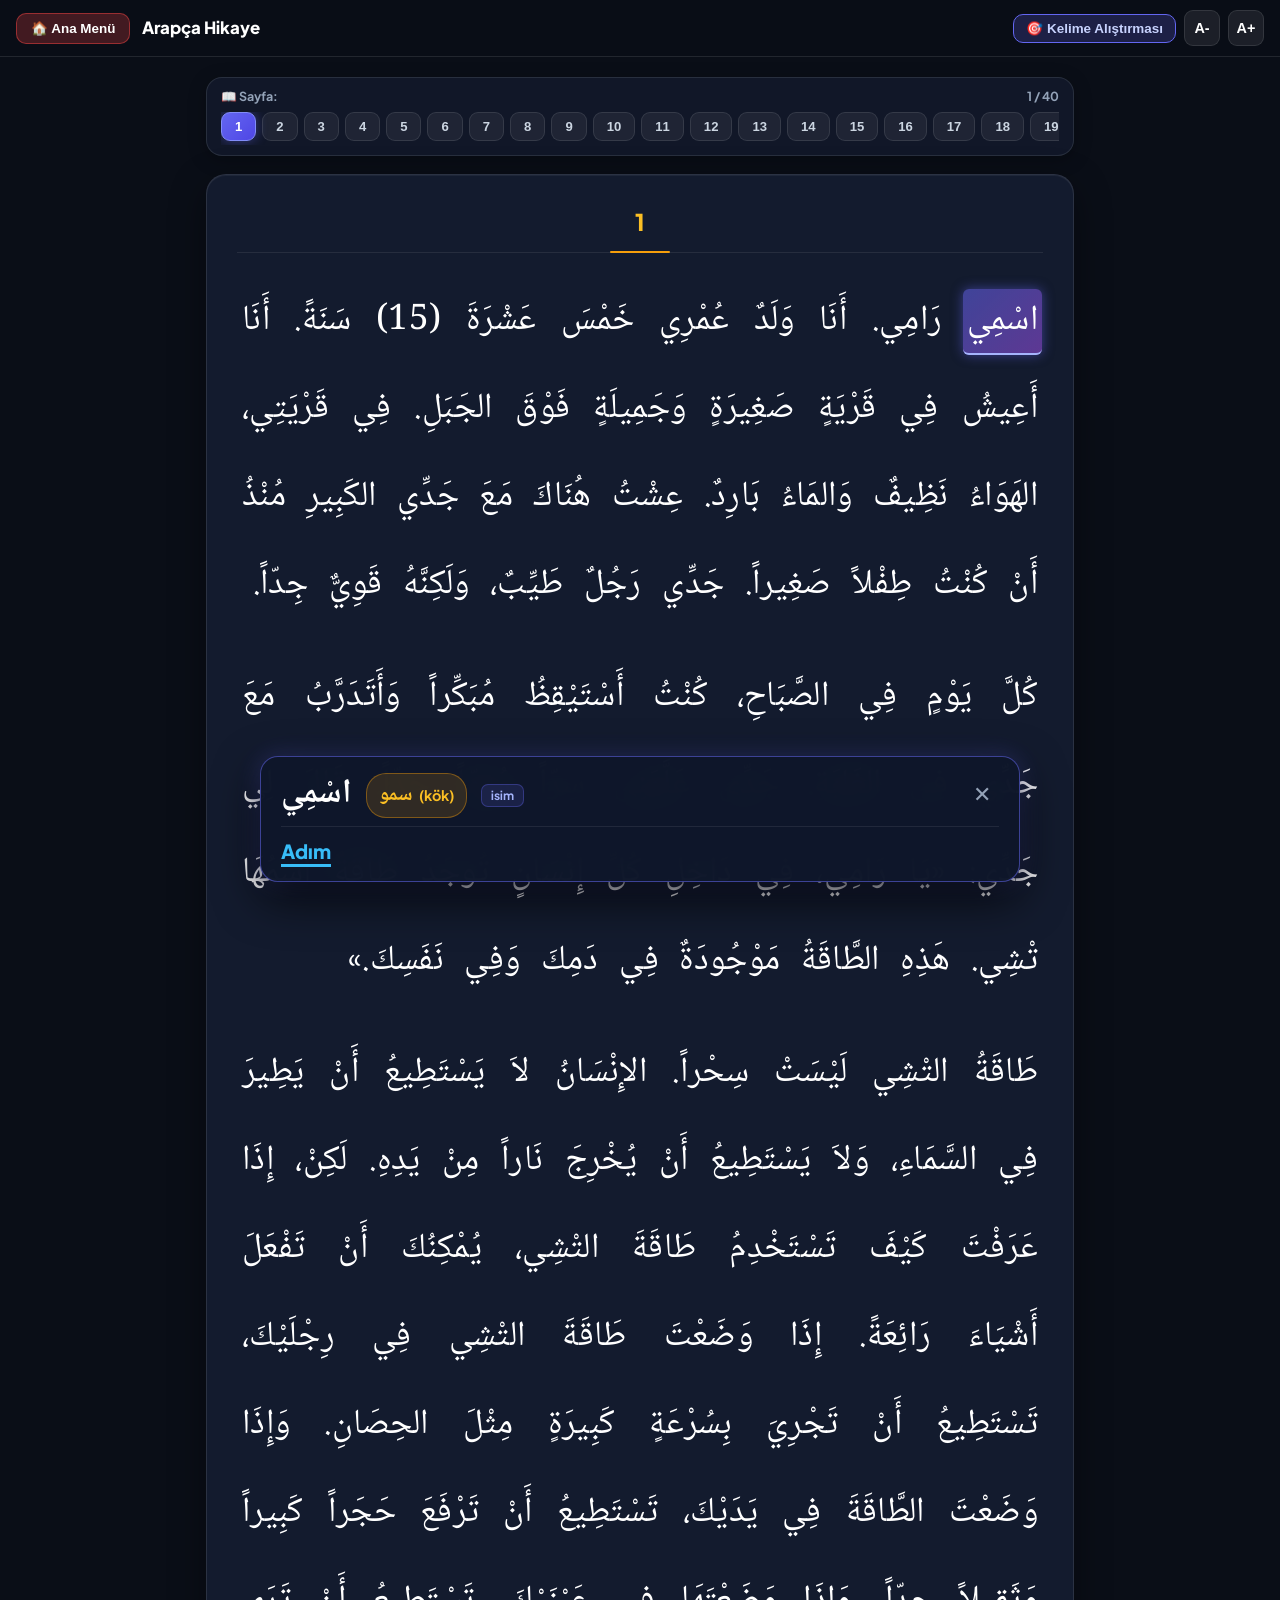
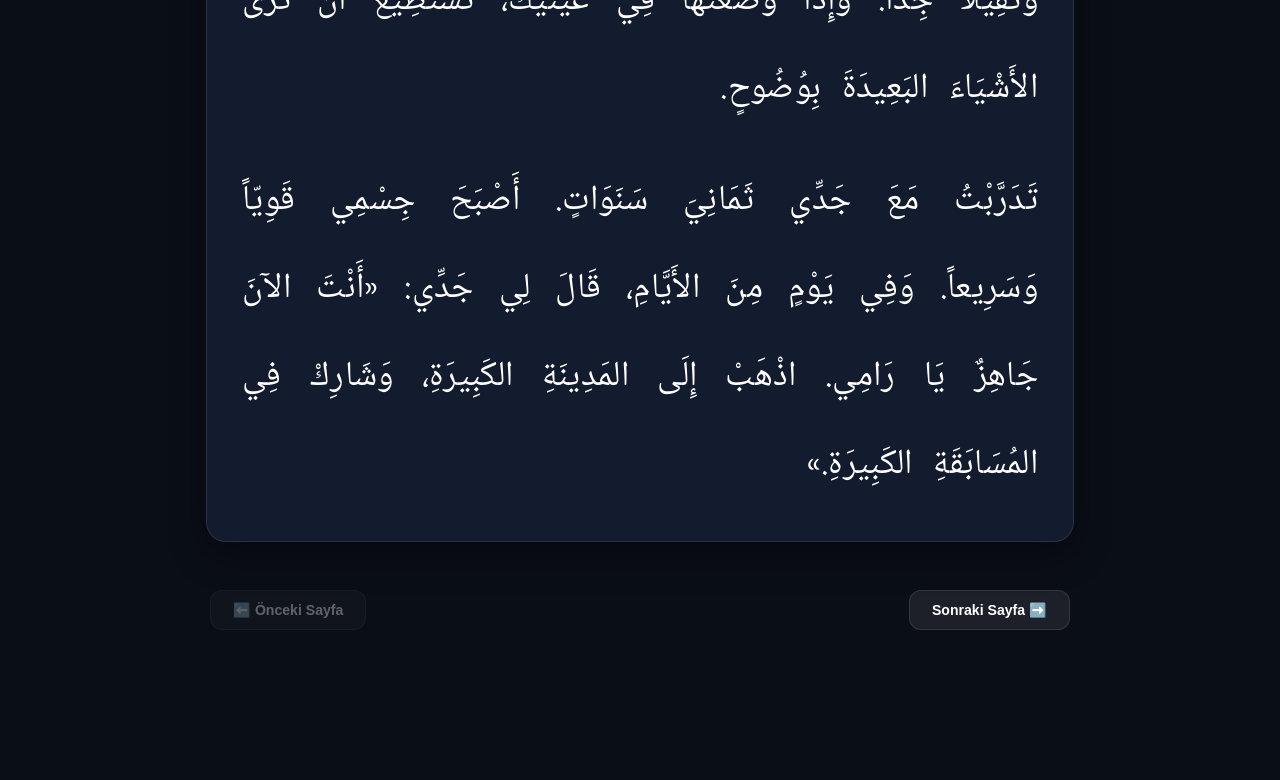
<file: hikaye.html>
<!DOCTYPE html>
<html lang="tr">
<head>
  <meta charset="UTF-8">
  <meta http-equiv="Cache-Control" content="no-cache, no-store, must-revalidate">
  <meta http-equiv="Pragma" content="no-cache">
  <meta http-equiv="Expires" content="0">
  <meta name="viewport" content="width=device-width, initial-scale=1.0, maximum-scale=1.0, user-scalable=no">
  <title>Arapça Hikaye</title>
  <link rel="preconnect" href="https://fonts.googleapis.com">
  <link rel="preconnect" href="https://fonts.gstatic.com" crossorigin>
  <link href="https://fonts.googleapis.com/css2?family=Noto+Naskh+Arabic:wght@400;500;600;700;800&family=Plus+Jakarta+Sans:wght@400;500;600;700;800&display=swap" rel="stylesheet">

  <style>
    :root {
      --bg-main: #0a0e17;
      --bg-book: #131b2e;
      --border-color: rgba(255, 255, 255, 0.1);
      --accent-primary: #6366f1;
      --accent-gold: #f59e0b;
      --text-main: #f8fafc;
      --text-muted: #94a3b8;
      --font-arabic: 'Noto Naskh Arabic', 'Amiri', 'Traditional Arabic', serif;
      --arabic-font-size: 2.2rem;
    }

    * {
      box-sizing: border-box;
      margin: 0;
      padding: 0;
      -webkit-tap-highlight-color: transparent;
    }

    body {
      background-color: var(--bg-main);
      color: var(--text-main);
      font-family: 'Plus Jakarta Sans', -apple-system, BlinkMacSystemFont, 'Segoe UI', Roboto, sans-serif;
      min-height: 100vh;
      display: flex;
      flex-direction: column;
      overflow-x: hidden;
    }

    /* Üst Bar */
    header.story-header {
      position: sticky;
      top: 0;
      z-index: 50;
      background: rgba(10, 14, 23, 0.94);
      backdrop-filter: blur(16px);
      -webkit-backdrop-filter: blur(16px);
      border-bottom: 1px solid var(--border-color);
      padding: 10px 16px;
      display: flex;
      align-items: center;
      justify-content: space-between;
      gap: 10px;
    }

    .header-left {
      display: flex;
      align-items: center;
      gap: 12px;
    }

    .btn-nav {
      background: rgba(255, 255, 255, 0.08);
      border: 1px solid var(--border-color);
      color: #fff;
      padding: 7px 14px;
      border-radius: 10px;
      font-size: 0.84rem;
      font-weight: 700;
      cursor: pointer;
      display: inline-flex;
      align-items: center;
      gap: 6px;
      transition: all 0.2s ease;
      white-space: nowrap;
    }

    .btn-nav:hover {
      background: rgba(255, 255, 255, 0.16);
      transform: translateY(-1px);
    }

    .header-title-box h1 {
      font-size: 1.05rem;
      font-weight: 800;
      color: #fff;
      line-height: 1.2;
    }

    .header-title-box p {
      font-size: 0.72rem;
      color: var(--text-muted);
    }

    .header-actions {
      display: flex;
      align-items: center;
      gap: 8px;
    }

    .btn-font-size {
      background: rgba(255, 255, 255, 0.08);
      border: 1px solid var(--border-color);
      color: #fff;
      width: 36px;
      height: 36px;
      border-radius: 9px;
      display: inline-flex;
      align-items: center;
      justify-content: center;
      font-weight: 800;
      font-size: 0.9rem;
      cursor: pointer;
      transition: all 0.2s;
    }

    .btn-font-size:hover {
      background: rgba(99, 102, 241, 0.3);
      border-color: #6366f1;
    }

    /* Ana Alan */
    .story-container {
      max-width: 900px;
      width: 100%;
      margin: 0 auto;
      padding: 20px 16px 140px 16px;
      flex: 1;
      display: flex;
      flex-direction: column;
      gap: 18px;
    }

    /* Sayfa Seçici Menüsü */
    .page-nav-wrapper {
      background: rgba(19, 27, 46, 0.8);
      border: 1px solid var(--border-color);
      border-radius: 16px;
      padding: 10px 14px;
      box-shadow: 0 4px 18px rgba(0, 0, 0, 0.25);
    }

    .page-nav-header {
      display: flex;
      align-items: center;
      justify-content: space-between;
      margin-bottom: 8px;
      font-size: 0.78rem;
      font-weight: 700;
      color: var(--text-muted);
    }

    .page-chips {
      display: flex;
      gap: 6px;
      overflow-x: auto;
      padding-bottom: 4px;
      scrollbar-width: thin;
      scrollbar-color: rgba(99, 102, 241, 0.3) transparent;
    }

    .page-chips::-webkit-scrollbar {
      height: 4px;
    }
    .page-chips::-webkit-scrollbar-thumb {
      background: rgba(99, 102, 241, 0.3);
      border-radius: 4px;
    }

    .chip-btn {
      background: rgba(255, 255, 255, 0.06);
      border: 1px solid rgba(255, 255, 255, 0.1);
      color: #cbd5e1;
      padding: 6px 13px;
      border-radius: 9px;
      font-size: 0.82rem;
      font-weight: 700;
      cursor: pointer;
      white-space: nowrap;
      transition: all 0.2s ease;
      display: inline-flex;
      align-items: center;
      gap: 4px;
    }

    .chip-btn:hover {
      background: rgba(99, 102, 241, 0.2);
      border-color: rgba(99, 102, 241, 0.4);
      color: #fff;
    }

    .chip-btn.active {
      background: linear-gradient(135deg, #6366f1, #4f46e5);
      border-color: #818cf8;
      color: #fff;
      box-shadow: 0 0 12px rgba(99, 102, 241, 0.45);
    }

    /* KİTAP SAYFASI FORMATI (NORMAL KİTAP GİBİ AKICI METİN) */
    .book-page-sheet {
      background: var(--bg-book);
      border: 1px solid var(--border-color);
      border-radius: 20px;
      padding: 32px 30px;
      box-shadow: 0 12px 36px rgba(0, 0, 0, 0.4), inset 0 1px 0 rgba(255, 255, 255, 0.05);
      display: flex;
      flex-direction: column;
      gap: 24px;
      margin-bottom: 20px;
    }

    /* Kitap Bölüm Başlığı */
    .book-page-title-box {
      text-align: center;
      padding-bottom: 16px;
      border-bottom: 1px solid rgba(255, 255, 255, 0.08);
      position: relative;
    }

    .book-page-title-box::after {
      content: "";
      position: absolute;
      bottom: -1px;
      left: 50%;
      transform: translateX(-50%);
      width: 60px;
      height: 2px;
      background: var(--accent-gold);
      border-radius: 2px;
    }

    .book-page-title-ar {
      font-size: 1.45rem;
      font-weight: 800;
      color: #fbbf24;
      text-align: center;
      letter-spacing: 1px;
    }

    /* Akıcı Kitap Paragrafı */
    .book-paragraph {
      direction: rtl;
      text-align: justify;
      text-justify: inter-word;
      font-family: var(--font-arabic);
      font-size: var(--arabic-font-size);
      line-height: 2.5;
      color: #ffffff;
      letter-spacing: 0.35px;
      user-select: text;
      word-spacing: 2px;
    }

    /* Tıklanabilir Kelimeler */
    .ar-word {
      display: inline;
      cursor: pointer;
      padding: 2px 4px;
      margin: 0 1px;
      border-radius: 6px;
      transition: all 0.16s ease;
      position: relative;
    }

    .ar-word:hover {
      background: rgba(99, 102, 241, 0.3);
      color: #c7d2fe;
    }

    .ar-word.selected {
      background: linear-gradient(135deg, rgba(99, 102, 241, 0.55), rgba(168, 85, 247, 0.5));
      color: #ffffff;
      box-shadow: 0 0 12px rgba(99, 102, 241, 0.5);
      border-bottom: 2px solid #a5b4fc;
    }

    /* Alt Sayfa Geçiş Butonları */
    .page-footer-nav {
      display: flex;
      align-items: center;
      justify-content: space-between;
      gap: 12px;
      padding: 10px 4px;
    }

    .btn-page-step {
      background: rgba(255, 255, 255, 0.08);
      border: 1px solid var(--border-color);
      color: #fff;
      padding: 11px 22px;
      border-radius: 12px;
      font-size: 0.88rem;
      font-weight: 700;
      cursor: pointer;
      display: inline-flex;
      align-items: center;
      gap: 8px;
      transition: all 0.2s;
    }

    .btn-page-step:hover:not(:disabled) {
      background: rgba(99, 102, 241, 0.3);
      border-color: #6366f1;
      transform: translateY(-1px);
    }

    .btn-page-step:disabled {
      opacity: 0.35;
      cursor: not-allowed;
    }

    /* ALT SABİT KELİME ÇÖZÜMLEME DOCK'U (SADECE KELİME VE TAMLAMA MANASI) */
    .word-dock {
      position: fixed;
      bottom: 18px;
      left: 50%;
      transform: translateX(-50%) translateY(140%);
      width: calc(100% - 32px);
      max-width: 760px;
      background: rgba(15, 23, 42, 0.98);
      border: 1.5px solid rgba(99, 102, 241, 0.55);
      border-radius: 18px;
      box-shadow: 0 16px 45px rgba(0, 0, 0, 0.75), 0 0 25px rgba(99, 102, 241, 0.3);
      backdrop-filter: blur(20px);
      -webkit-backdrop-filter: blur(20px);
      z-index: 100;
      padding: 16px 20px;
      transition: transform 0.3s cubic-bezier(0.16, 1, 0.3, 1);
      display: flex;
      flex-direction: column;
      gap: 10px;
    }

    .word-dock.active {
      transform: translateX(-50%) translateY(0);
    }

    .dock-header {
      display: flex;
      align-items: center;
      justify-content: space-between;
      gap: 12px;
      border-bottom: 1px solid rgba(255, 255, 255, 0.08);
      padding-bottom: 8px;
    }

    .dock-left-box {
      display: flex;
      align-items: center;
      gap: 14px;
      flex-wrap: wrap;
    }

    .dock-word-ar {
      font-family: var(--font-arabic);
      font-size: 2.1rem;
      font-weight: 700;
      color: #ffffff;
      line-height: 1.2;
    }

    .dock-root-badge {
      display: inline-flex;
      align-items: center;
      gap: 6px;
      background: rgba(245, 158, 11, 0.15);
      border: 1px solid rgba(245, 158, 11, 0.4);
      color: #fbbf24;
      padding: 4px 12px;
      border-radius: 20px;
      font-size: 0.9rem;
      font-weight: 700;
    }

    .dock-root-badge .root-ar {
      font-family: var(--font-arabic);
      font-size: 1.3rem;
      font-weight: 800;
    }

    .dock-type-badge {
      background: rgba(99, 102, 241, 0.15);
      border: 1px solid rgba(99, 102, 241, 0.35);
      color: #a5b4fc;
      padding: 3px 9px;
      border-radius: 7px;
      font-size: 0.75rem;
      font-weight: 700;
    }

    .dock-close-btn {
      background: transparent;
      border: none;
      color: #94a3b8;
      font-size: 1.35rem;
      cursor: pointer;
      padding: 4px 8px;
      border-radius: 6px;
      line-height: 1;
      transition: all 0.2s;
    }

    .dock-close-btn:hover {
      color: #fff;
      background: rgba(255, 255, 255, 0.1);
    }

    .dock-body {
      display: flex;
      flex-direction: column;
    }

    .dock-phrase-tr {
      font-size: 1.22rem;
      color: #f8fafc;
      font-weight: 600;
      line-height: 1.45;
    }

    /* Kullanıcının istediği altı çizili tamlama vurgusu */
    .dock-phrase-tr u {
      color: #38bdf8;
      text-decoration-color: #38bdf8;
      text-decoration-thickness: 3px;
      text-underline-offset: 5px;
      font-weight: 800;
    }

    /* Mobil Uyumluluk */
    @media (max-width: 600px) {
      :root {
        --arabic-font-size: 1.85rem;
      }
      .book-page-sheet {
        padding: 22px 18px;
      }
      .book-paragraph {
        line-height: 2.3;
        text-align: right;
      }
      .dock-word-ar {
        font-size: 1.75rem;
      }
      .word-dock {
        bottom: 10px;
        padding: 13px 16px;
        width: calc(100% - 20px);
      }
      .dock-phrase-tr {
        font-size: 1.05rem;
      }
    }
  </style>
</head>
<body>

  <!-- HEADER -->
  <header class="story-header">
    <div class="header-left">
      <button type="button" class="btn-nav" onclick="goBack()" title="Ana Menüye Dön" style="background: rgba(239, 68, 68, 0.25); border: 1px solid rgba(239, 68, 68, 0.5); color: #fff; font-weight: 800;">
        🏠 Ana Menü
      </button>
      <div class="header-title-box">
        <h1>Arapça Hikaye</h1>
      </div>
    </div>

    <div class="header-actions">
      <button type="button" class="btn-nav" onclick="goToWordPractice()" style="background: rgba(99, 102, 241, 0.22); border-color: #6366f1; color: #c7d2fe; font-weight: 700; padding: 6px 12px;" title="Kelime Alıştırması">
        🎯 Kelime Alıştırması
      </button>
      <button type="button" class="btn-font-size" onclick="adjustFontSize(-0.15)" title="Yazıyı Küçült">A-</button>
      <button type="button" class="btn-font-size" onclick="adjustFontSize(0.15)" title="Yazıyı Büyüt">A+</button>
    </div>
  </header>

  <!-- ANA İÇERİK -->
  <div class="story-container">
    
    <!-- SAYFA SEÇİCİ -->
    <div class="page-nav-wrapper">
      <div class="page-nav-header">
        <span>📖 Sayfa:</span>
        <span id="currentPageIndicator">1 / 40</span>
      </div>
      <div class="page-chips" id="pageChipsContainer">
        <!-- JS ile sayfa butonları üretilir -->
      </div>
    </div>

    <!-- HİKAYE KİTAP SAYFALARI ALANI -->
    <div id="storyContentArea">
      <!-- Normal kitap gibi akan paragraflar burada render edilir -->
    </div>

    <!-- ALT SAYFA GEÇİŞİ -->
    <div class="page-footer-nav" id="pageFooterNav">
      <button type="button" class="btn-page-step" id="btnPrevPage" onclick="changePage(-1)">
        ⬅️ Önceki Sayfa
      </button>
      <button type="button" class="btn-page-step" id="btnNextPage" onclick="changePage(1)">
        Sonraki Sayfa ➡️
      </button>
    </div>

  </div>

  <!-- ALT KELİME ÇÖZÜMLEME DOCK'U (SADECE KELİME / TAMLAMA MANASI) -->
  <div class="word-dock" id="wordDock">
    <div class="dock-header">
      <div class="dock-left-box">
        <div class="dock-word-ar" id="dockWordAr">الكَبِيرَةِ</div>
        <div class="dock-root-badge" id="dockRootBadge">
          <span class="root-ar" id="dockRootAr">كَبِير</span>
          <span class="root-tag">(kök)</span>
        </div>
        <div class="dock-type-badge" id="dockTypeBadge">Sıfat</div>
      </div>
      <button type="button" class="dock-close-btn" onclick="closeWordDock()" title="Kapat">✕</button>
    </div>

    <div class="dock-body">
      <div class="dock-phrase-tr" id="dockPhraseTr">
        <u>Büyük</u> Kaya Şehri'nde
      </div>
    </div>
  </div>

  <!-- HİKAYE VERİ SETİ (40 SAYFA, PARAGRAFLAR, KÖKLER, TAMLAMALAR) -->
  <script src="hikaye_data.js?v=40_pages_v2"></script>

  <script>
    let activePageNumber = 1; // 1 to 40, or 'all'
    try {
      const urlParams = new URLSearchParams(window.location.search);
      const pParam = urlParams.get('page');
      if (pParam) {
        if (pParam === 'all') activePageNumber = 'all';
        else {
          const num = parseInt(pParam, 10);
          if (!isNaN(num) && num >= 1) activePageNumber = num;
        }
      }
    } catch (_) {}
    let currentFontSizeRem = 2.2;
    let selectedWordId = null;

    function goToWordPractice() {
      const p = (activePageNumber === 'all') ? 'all' : (activePageNumber || 1);
      window.location.href = `hikaye_kelimeler.html?page=${p}`;
    }

    function getStoryPages() {
      if (typeof STORY_PAGES !== "undefined" && Array.isArray(STORY_PAGES) && STORY_PAGES.length) {
        return STORY_PAGES;
      }
      if (typeof window.STORY_PAGES !== "undefined" && Array.isArray(window.STORY_PAGES) && window.STORY_PAGES.length) {
        return window.STORY_PAGES;
      }
      return [];
    }

    // Sayfa butonlarını üret
    function renderPageChips() {
      const container = document.getElementById("pageChipsContainer");
      if (!container) return;
      const pages = getStoryPages();
      if (!pages.length) return;
      container.innerHTML = "";

      const total = pages.length;

      pages.forEach((page) => {
        const btn = document.createElement("button");
        btn.type = "button";
        btn.className = `chip-btn ${activePageNumber === page.pageNum ? "active" : ""}`;
        btn.textContent = `${page.pageNum}`;
        btn.title = `Sayfa ${page.pageNum}`;
        btn.addEventListener("click", () => switchPage(page.pageNum));
        container.appendChild(btn);
      });

      // 'Tüm Hikaye' butonu
      const allBtn = document.createElement("button");
      allBtn.type = "button";
      allBtn.className = `chip-btn ${activePageNumber === 'all' ? "active" : ""}`;
      allBtn.textContent = `📚 Tüm Hikaye (1-${total})`;
      allBtn.addEventListener("click", () => switchPage('all'));
      container.appendChild(allBtn);
    }

    function switchPage(target) {
      activePageNumber = target;
      renderPageChips();
      renderStory();
      updatePageFooterNav();
      window.scrollTo({ top: 0, behavior: "smooth" });
    }

    function changePage(delta) {
      const pages = getStoryPages();
      const total = pages.length || 20;
      if (activePageNumber === 'all') {
        switchPage(1);
        return;
      }
      const newPage = activePageNumber + delta;
      if (newPage >= 1 && newPage <= total) {
        switchPage(newPage);
      }
    }

    function updatePageFooterNav() {
      const indicator = document.getElementById("currentPageIndicator");
      const prevBtn = document.getElementById("btnPrevPage");
      const nextBtn = document.getElementById("btnNextPage");
      const pages = getStoryPages();
      const total = pages.length || 20;

      if (indicator) {
        indicator.textContent = activePageNumber === 'all' ? `1 - ${total}` : `${activePageNumber} / ${total}`;
      }

      if (prevBtn) {
        prevBtn.disabled = (activePageNumber === 1 || activePageNumber === 'all');
      }
      if (nextBtn) {
        nextBtn.disabled = (activePageNumber === total || activePageNumber === 'all');
      }
    }

    // Normal kitap sayfa formatında render et
    function renderStory() {
      const area = document.getElementById("storyContentArea");
      if (!area) return;
      const pages = getStoryPages();
      if (!pages.length) {
        area.innerHTML = `
          <div style="text-align: center; padding: 40px; color: #94a3b8;">
            <p style="font-size: 1.1rem; margin-bottom: 8px;">⏳ Hikaye yükleniyor...</p>
            <p style="font-size: 0.85rem;">Lütfen sayfayı yenileyiniz.</p>
          </div>
        `;
        return;
      }
      area.innerHTML = "";

      const pagesToRender = activePageNumber === 'all'
        ? pages
        : pages.filter(p => p.pageNum === activePageNumber);

      pagesToRender.forEach((page) => {
        const sheet = document.createElement("div");
        sheet.className = "book-page-sheet";
        sheet.id = `bookPage_${page.pageNum}`;

        // Kitap Sayfa Numarası (Sadece Sayı)
        const titleBox = document.createElement("div");
        titleBox.className = "book-page-title-box";
        titleBox.innerHTML = `
          <div class="book-page-title-ar">${page.pageNum}</div>
        `;
        sheet.appendChild(titleBox);

        // Paragrafları al (paragraflar veya cümleler formatını destekle)
        let paras = [];
        if (page.paragraphs && Array.isArray(page.paragraphs)) {
          paras = page.paragraphs;
        } else if (page.sentences && Array.isArray(page.sentences)) {
          const allWords = [];
          page.sentences.forEach(s => {
            if (s.words) allWords.push(...s.words);
          });
          paras = [{ words: allWords }];
        }

        // Akıcı Paragraflar
        paras.forEach((paragraph) => {
          if (!paragraph.words || !paragraph.words.length) return;
          const pEl = document.createElement("p");
          pEl.className = "book-paragraph";

          paragraph.words.forEach((w) => {
            const wSpan = document.createElement("span");
            wSpan.className = "ar-word";
            wSpan.id = `word_${w.id}`;
            wSpan.textContent = w.ar;
            wSpan.title = "Kök ve tamlama manası için tıklayın";
            wSpan.addEventListener("click", () => selectWord(w));
            pEl.appendChild(wSpan);
            pEl.appendChild(document.createTextNode(" "));
          });

          sheet.appendChild(pEl);
        });

        area.appendChild(sheet);
      });
    }

    // Kelime Seçme ve Alt Paneli Açma (Sadece kelime ve tamlama manası)
    function selectWord(word) {
      if (!word) return;
      selectedWordId = word.id;

      // Önceki seçili kelimelerden vurguyu kaldır
      document.querySelectorAll(".ar-word").forEach(el => el.classList.remove("selected"));

      // Yeni kelimeyi vurgula
      const el = document.getElementById(`word_${word.id}`);
      if (el) el.classList.add("selected");

      // Dock alanını doldur
      const dock = document.getElementById("wordDock");
      const wordAr = document.getElementById("dockWordAr");
      const rootAr = document.getElementById("dockRootAr");
      const phraseTr = document.getElementById("dockPhraseTr");
      const typeBadge = document.getElementById("dockTypeBadge");

      if (wordAr) wordAr.textContent = word.ar;
      if (rootAr) rootAr.textContent = word.root ? word.root : "—";
      if (typeBadge) typeBadge.textContent = word.type || "Kelime";
      
      // SADECE ait olduğu tamlama veya kendi kelime manası (altı çizili)
      if (phraseTr) {
        phraseTr.innerHTML = word.phraseTr || `<u>${word.meaning || word.ar}</u>`;
      }

      if (dock) {
        dock.classList.add("active");
      }
    }

    function closeWordDock() {
      const dock = document.getElementById("wordDock");
      if (dock) dock.classList.remove("active");
      document.querySelectorAll(".ar-word").forEach(el => el.classList.remove("selected"));
      selectedWordId = null;
    }

    function adjustFontSize(delta) {
      currentFontSizeRem = Math.max(1.4, Math.min(3.4, currentFontSizeRem + delta));
      document.documentElement.style.setProperty('--arabic-font-size', `${currentFontSizeRem}rem`);
    }

    function goBack() {
      if (window.parent && window.parent !== window) {
        if (typeof window.parent.returnToMainMenuFromExtra === 'function') {
          window.parent.returnToMainMenuFromExtra();
          return;
        }
        if (typeof window.parent.closeHikayeModal === 'function') {
          window.parent.closeHikayeModal();
          return;
        }
        try {
          window.parent.postMessage({ action: 'returnToMainMenu' }, '*');
          return;
        } catch (_) {}
      }
      window.location.href = "index.html";
    }

    // Güvenli başlatma döngüsü
    let initAttempts = 0;
    function initStoryApp() {
      const pages = getStoryPages();
      if (!pages.length && initAttempts < 20) {
        initAttempts++;
        setTimeout(initStoryApp, 50);
        return;
      }

      renderPageChips();
      renderStory();
      updatePageFooterNav();

      // İlk kelimeyi güvenli seç
      try {
        if (pages.length && pages[0]) {
          const p1 = pages[0];
          let firstWord = null;
          if (p1.paragraphs && p1.paragraphs[0] && p1.paragraphs[0].words) {
            firstWord = p1.paragraphs[0].words[0];
          } else if (p1.sentences && p1.sentences[0] && p1.sentences[0].words) {
            firstWord = p1.sentences[0].words[0];
          }
          if (firstWord) {
            selectWord(firstWord);
          }
        }
      } catch (e) {}
    }

    window.addEventListener("DOMContentLoaded", initStoryApp);
    window.addEventListener("load", initStoryApp);
  </script>
</body>
</html>
</file>
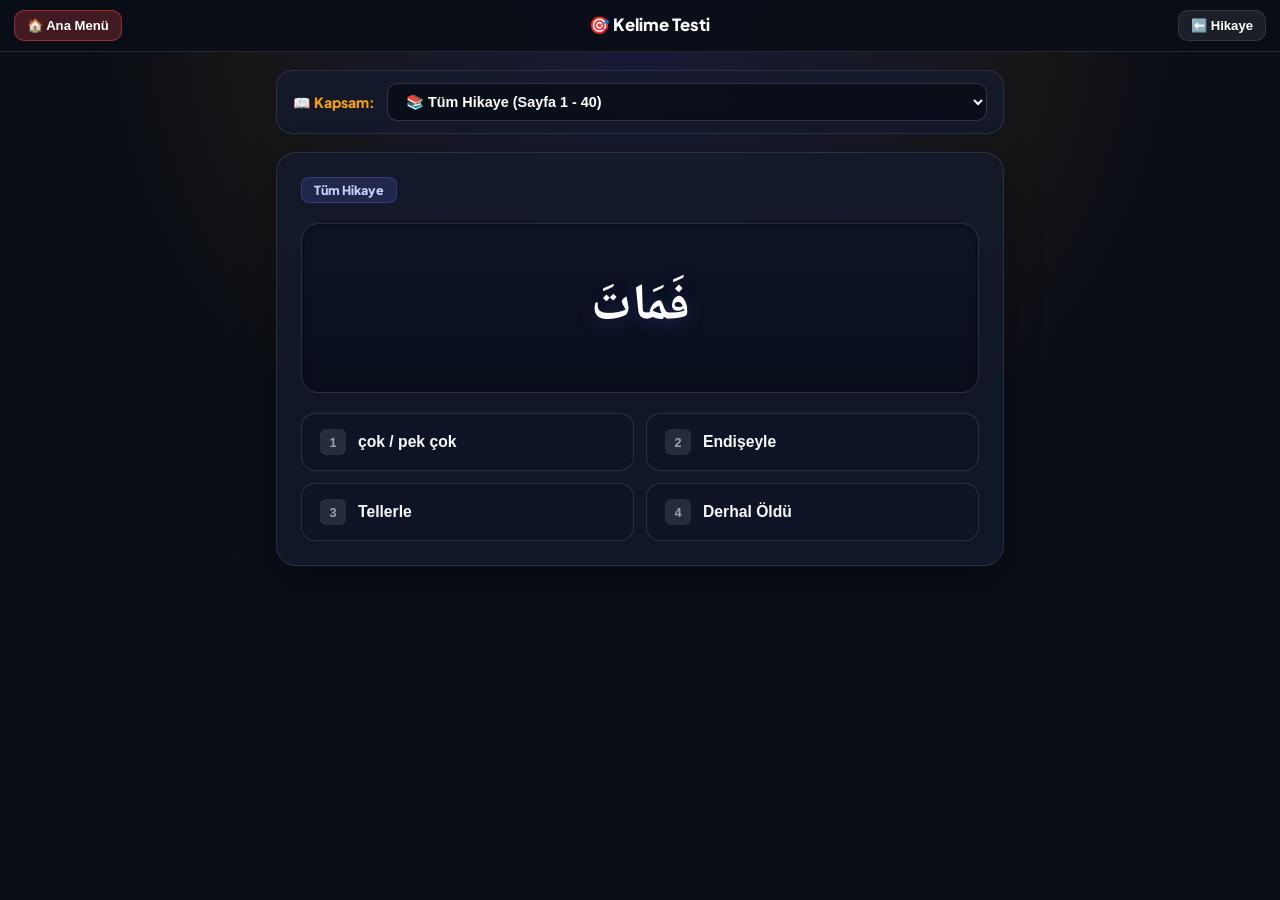
<file: hikaye_kelimeler.html>
<!DOCTYPE html>
<html lang="tr">
<head>
  <meta charset="UTF-8">
  <meta http-equiv="Cache-Control" content="no-cache, no-store, must-revalidate">
  <meta http-equiv="Pragma" content="no-cache">
  <meta http-equiv="Expires" content="0">
  <meta name="viewport" content="width=device-width, initial-scale=1.0, maximum-scale=1.0, user-scalable=no">
  <title>Arapça Hikaye Kelime Testi</title>
  
  <link rel="preconnect" href="https://fonts.googleapis.com">
  <link rel="preconnect" href="https://fonts.gstatic.com" crossorigin>
  <link href="https://fonts.googleapis.com/css2?family=Amiri:ital,wght@0,400;0,700;1,400;1,700&family=Noto+Naskh+Arabic:wght@400;500;600;700;800&family=Plus+Jakarta+Sans:wght@400;500;600;700;800&display=swap" rel="stylesheet">

  <style>
    :root {
      --bg-main: #0a0e17;
      --bg-card: rgba(19, 27, 46, 0.75);
      --bg-card-hover: rgba(29, 41, 70, 0.85);
      --border-color: rgba(255, 255, 255, 0.1);
      --accent-primary: #6366f1;
      --accent-primary-hover: #4f46e5;
      --accent-gold: #f59e0b;
      --accent-success: #10b981;
      --accent-danger: #ef4444;
      --text-main: #f8fafc;
      --text-muted: #94a3b8;
      --text-sub: #cbd5e1;
      --font-arabic: 'Noto Naskh Arabic', 'Amiri', 'Traditional Arabic', serif;
      --font-sans: 'Plus Jakarta Sans', -apple-system, BlinkMacSystemFont, 'Segoe UI', Roboto, sans-serif;
    }

    * {
      box-sizing: border-box;
      margin: 0;
      padding: 0;
      -webkit-tap-highlight-color: transparent;
    }

    html, body {
      width: 100%;
      max-width: 100%;
      overflow-x: hidden;
    }

    body {
      background-color: var(--bg-main);
      color: var(--text-main);
      font-family: var(--font-sans);
      min-height: 100vh;
      display: flex;
      flex-direction: column;
      user-select: none;
      -webkit-user-select: none;
    }

    /* Ambient Glow */
    .ambient-glow {
      position: fixed;
      top: 0;
      left: 0;
      right: 0;
      width: 100%;
      height: 380px;
      background: radial-gradient(circle at 50% 0%, rgba(99, 102, 241, 0.16) 0%, rgba(245, 158, 11, 0.05) 55%, transparent 75%);
      pointer-events: none;
      z-index: 0;
    }

    /* Header */
    header.app-header {
      position: sticky;
      top: 0;
      z-index: 50;
      background: rgba(10, 14, 23, 0.94);
      backdrop-filter: blur(16px);
      -webkit-backdrop-filter: blur(16px);
      border-bottom: 1px solid var(--border-color);
      padding: 10px 14px;
      display: flex;
      align-items: center;
      justify-content: space-between;
      gap: 10px;
      width: 100%;
    }

    .btn-header {
      background: rgba(255, 255, 255, 0.08);
      border: 1px solid var(--border-color);
      color: #fff;
      padding: 7px 12px;
      border-radius: 10px;
      font-size: 0.82rem;
      font-weight: 700;
      cursor: pointer;
      display: inline-flex;
      align-items: center;
      gap: 6px;
      transition: all 0.2s ease;
      white-space: nowrap;
      text-decoration: none;
      flex-shrink: 0;
    }

    .btn-header:hover {
      background: rgba(255, 255, 255, 0.16);
      transform: translateY(-1px);
    }

    .header-title-box {
      text-align: center;
      flex: 1;
      min-width: 0;
    }

    .header-title-box h1 {
      font-size: 1.05rem;
      font-weight: 800;
      color: #fff;
      line-height: 1.2;
      white-space: nowrap;
      overflow: hidden;
      text-overflow: ellipsis;
    }

    @media (max-width: 600px) {
      header.app-header {
        padding: 8px 10px;
        gap: 6px;
      }
      .btn-header {
        padding: 6px 9px;
        font-size: 0.78rem;
      }
      .header-title-box h1 {
        font-size: 0.88rem;
      }
    }

    /* Main Container */
    .main-container {
      max-width: 760px;
      width: 100%;
      margin: 0 auto;
      padding: 18px 16px 32px;
      flex: 1;
      position: relative;
      z-index: 1;
      display: flex;
      flex-direction: column;
      gap: 18px;
    }

    /* Scope Card: 10'arlı Gruplar */
    .scope-card {
      background: var(--bg-card);
      border: 1px solid var(--border-color);
      border-radius: 16px;
      padding: 12px 16px;
      display: flex;
      align-items: center;
      gap: 12px;
      backdrop-filter: blur(12px);
    }

    .scope-label {
      font-size: 0.88rem;
      font-weight: 800;
      color: var(--accent-gold);
      display: flex;
      align-items: center;
      gap: 6px;
      white-space: nowrap;
    }

    .select-scope {
      background: rgba(10, 14, 23, 0.85);
      border: 1px solid rgba(255, 255, 255, 0.16);
      color: #fff;
      padding: 9px 14px;
      border-radius: 10px;
      font-size: 0.9rem;
      font-weight: 700;
      outline: none;
      flex: 1;
      cursor: pointer;
      transition: border-color 0.2s;
    }

    .select-scope:focus {
      border-color: var(--accent-primary);
    }

    /* Quiz Card */
    .quiz-card {
      background: var(--bg-card);
      border: 1px solid var(--border-color);
      border-radius: 20px;
      padding: 24px;
      display: flex;
      flex-direction: column;
      gap: 20px;
      position: relative;
      overflow: hidden;
      box-shadow: 0 12px 36px rgba(0, 0, 0, 0.35);
      backdrop-filter: blur(14px);
    }

    .quiz-card-top {
      display: flex;
      align-items: center;
      justify-content: space-between;
      gap: 10px;
    }

    .badge-scope {
      background: rgba(99, 102, 241, 0.18);
      color: #c7d2fe;
      border: 1px solid rgba(99, 102, 241, 0.3);
      padding: 4px 12px;
      border-radius: 8px;
      font-size: 0.78rem;
      font-weight: 800;
    }

    /* Arabic Word Presentation */
    .arabic-display-box {
      background: linear-gradient(180deg, rgba(14, 21, 38, 0.95) 0%, rgba(10, 15, 28, 0.98) 100%);
      border: 1px solid rgba(255, 255, 255, 0.12);
      border-radius: 18px;
      padding: 40px 20px;
      text-align: center;
      position: relative;
      display: flex;
      flex-direction: column;
      align-items: center;
      justify-content: center;
      min-height: 170px;
      box-shadow: inset 0 2px 10px rgba(0, 0, 0, 0.3);
    }

    .arabic-word-text {
      font-family: var(--font-arabic);
      font-size: 3.2rem;
      line-height: 1.45;
      font-weight: 700;
      color: #ffffff;
      direction: rtl;
      text-shadow: 0 4px 18px rgba(99, 102, 241, 0.25);
      cursor: default;
      user-select: none;
    }

    /* Options Grid */
    .options-grid {
      display: grid;
      grid-template-columns: 1fr 1fr;
      gap: 12px;
    }

    @media (max-width: 600px) {
      .options-grid {
        grid-template-columns: 1fr;
      }
      .arabic-word-text {
        font-size: 2.7rem;
      }
    }

    .btn-option {
      background: rgba(14, 21, 38, 0.85);
      border: 1.5px solid rgba(255, 255, 255, 0.12);
      color: var(--text-main);
      padding: 15px 18px;
      border-radius: 14px;
      font-size: 0.98rem;
      font-weight: 700;
      cursor: pointer;
      display: flex;
      align-items: center;
      justify-content: space-between;
      gap: 12px;
      text-align: left;
      transition: background 0.15s ease, border-color 0.15s ease, box-shadow 0.15s ease, color 0.15s ease;
      min-height: 58px;
      -webkit-tap-highlight-color: transparent;
      outline: none !important;
      user-select: none;
    }

    @media (hover: hover) and (pointer: fine) {
      .btn-option:hover:not(:disabled):not(.correct):not(.wrong) {
        background: var(--bg-card-hover);
        border-color: rgba(99, 102, 241, 0.45);
        transform: translateY(-2px);
        box-shadow: 0 4px 16px rgba(0, 0, 0, 0.25);
      }
    }

    .btn-option:focus,
    .btn-option:focus-visible,
    .btn-option:active {
      outline: none !important;
      box-shadow: none !important;
    }

    .option-key {
      background: rgba(255, 255, 255, 0.1);
      width: 26px;
      height: 26px;
      border-radius: 6px;
      display: inline-flex;
      align-items: center;
      justify-content: center;
      font-size: 0.8rem;
      color: var(--text-muted);
      font-weight: 800;
      flex-shrink: 0;
    }

    .option-text {
      flex: 1;
      line-height: 1.3;
    }

    /* Option States */
    .btn-option.correct {
      background: rgba(16, 185, 129, 0.25) !important;
      border-color: #10b981 !important;
      color: #6ee7b7 !important;
      box-shadow: 0 0 20px rgba(16, 185, 129, 0.4) !important;
    }

    .btn-option.correct .option-key {
      background: #10b981;
      color: #fff;
    }

    .btn-option.wrong {
      background: rgba(239, 68, 68, 0.25) !important;
      border-color: #ef4444 !important;
      color: #fca5a5 !important;
      animation: shake 0.35s ease;
    }

    .btn-option.wrong .option-key {
      background: #ef4444;
      color: #fff;
    }

    @keyframes shake {
      0%, 100% { transform: translateX(0); }
      20%, 60% { transform: translateX(-6px); }
      40%, 80% { transform: translateX(6px); }
    }

    /* Clean Continue Action (Only on wrong answer) */
    .continue-panel {
      display: none;
      flex-direction: column;
      align-items: center;
      gap: 12px;
      padding-top: 6px;
      animation: fadeIn 0.25s ease;
    }

    @keyframes fadeIn {
      from { opacity: 0; transform: translateY(-6px); }
      to { opacity: 1; transform: translateY(0); }
    }

    .btn-continue {
      background: linear-gradient(135deg, #6366f1 0%, #4f46e5 100%);
      border: none;
      color: #fff;
      padding: 13px 36px;
      border-radius: 12px;
      font-size: 1rem;
      font-weight: 800;
      cursor: pointer;
      display: inline-flex;
      align-items: center;
      gap: 8px;
      transition: all 0.2s;
      box-shadow: 0 4px 18px rgba(99, 102, 241, 0.35);
      width: 100%;
      justify-content: center;
    }

    .btn-continue:hover {
      transform: translateY(-2px);
      box-shadow: 0 6px 22px rgba(99, 102, 241, 0.5);
    }

    /* Loading state */
    #loadingOverlay {
      position: fixed;
      inset: 0;
      background: var(--bg-main);
      z-index: 1000;
      display: flex;
      flex-direction: column;
      align-items: center;
      justify-content: center;
      gap: 14px;
    }

    .spinner {
      width: 44px;
      height: 44px;
      border: 3.5px solid rgba(255, 255, 255, 0.1);
      border-top-color: var(--accent-primary);
      border-radius: 50%;
      animation: spin 0.8s linear infinite;
    }

    @keyframes spin {
      to { transform: rotate(360deg); }
    }
  </style>
</head>
<body>

  <div class="ambient-glow"></div>

  <!-- LOADING OVERLAY -->
  <div id="loadingOverlay">
    <div class="spinner"></div>
    <div style="font-weight: 700; font-size: 1rem; color: #fff;">Hikaye Kelimeleri Yükleniyor...</div>
  </div>

  <!-- APP HEADER -->
  <header class="app-header">
    <button type="button" class="btn-header" onclick="goToMainMenu()" title="Ana Menüye Dön" style="background: rgba(239, 68, 68, 0.25); border: 1px solid rgba(239, 68, 68, 0.5); color: #fff; font-weight: 800;">
      🏠 Ana Menü
    </button>
    <div class="header-title-box">
      <h1>🎯 Kelime Testi</h1>
    </div>
    <button type="button" class="btn-header" onclick="goBackToStory()" title="Hikayeye Geri Dön">
      ⬅️ Hikaye
    </button>
  </header>

  <!-- MAIN WRAPPER -->
  <div class="main-container">

    <!-- SCOPE: 10'ARLI SAYFALAR -->
    <div class="scope-card">
      <label for="scopeSelect" class="scope-label">📖 Kapsam:</label>
      <select id="scopeSelect" class="select-scope" onchange="onScopeChange()">
        <option value="all">📚 Tüm Hikaye (Sayfa 1 - 40)</option>
        <option value="range_1_10">📦 Sayfa 1 - 10</option>
        <option value="range_11_20">📦 Sayfa 11 - 20</option>
        <option value="range_21_30">📦 Sayfa 21 - 30</option>
        <option value="range_31_40">📦 Sayfa 31 - 40</option>
      </select>
    </div>

    <!-- QUIZ CARD -->
    <div class="quiz-card">
      
      <!-- Top info: Sadece kapsam bilgisi -->
      <div class="quiz-card-top">
        <span class="badge-scope" id="quizScopeBadge">Tüm Hikaye</span>
      </div>

      <!-- Arabic Presentation: SADECE Arapça kelime, ASLA anlam yazmaz -->
      <div class="arabic-display-box">
        <div class="arabic-word-text" id="quizArabicWord">--</div>
      </div>

      <!-- 4 Choices -->
      <div class="options-grid" id="quizOptionsGrid">
        <button type="button" class="btn-option" onclick="handleChoiceClick(0)">
          <span class="option-key">1</span>
          <span class="option-text" id="optText0">Seçenek 1</span>
        </button>
        <button type="button" class="btn-option" onclick="handleChoiceClick(1)">
          <span class="option-key">2</span>
          <span class="option-text" id="optText1">Seçenek 2</span>
        </button>
        <button type="button" class="btn-option" onclick="handleChoiceClick(2)">
          <span class="option-key">3</span>
          <span class="option-text" id="optText2">Seçenek 3</span>
        </button>
        <button type="button" class="btn-option" onclick="handleChoiceClick(3)">
          <span class="option-key">4</span>
          <span class="option-text" id="optText3">Seçenek 4</span>
        </button>
      </div>

      <!-- Sadece Yanlış Yapınca Çıkan Temiz Devam Butonu -->
      <div class="continue-panel" id="continuePanel">
        <button type="button" class="btn-continue" onclick="nextQuestion()">
          Devam Et ➡️
        </button>
      </div>

    </div>

  </div>

  <!-- HIKAYE DATA SCRIPT -->
  <script src="hikaye_data.js?v=40_pages_v2"></script>

  <script>
    // ==========================================
    // DATA & GLOBAL STATE
    // ==========================================
    const LOCAL_STORAGE_KEY = 'story_vocab_adaptive_stats_v2';
    
    let allStoryWords = [];      // Array of unique clean Arabic word objects
    let wordsByRange = {
      '1_10': [],
      '11_20': [],
      '21_30': [],
      '31_40': []
    };
    let userStats = {};          // Silent background adaptive stats
    
    let currentScope = 'all';    // 'all', 'range_1_10', 'range_11_20', etc.
    let scopedWords = [];        // Filtered subset of allStoryWords for currentScope
    
    let currentQuizWord = null;
    let currentOptions = [];
    let isAnswering = false;
    let lastWordId = null;

    // Temizleme fonksiyonu: noktalama, sayılar, çizgiler hariç tutulur
    function cleanArabicPunctuation(str) {
      if (!str) return '';
      return str.replace(/[.,،:؟!"«»؛\(\)\[\]\{\}0-9\s\-–—]/g, '').trim();
    }

    function isArabicWord(str) {
      return /[\u0600-\u06FF]/.test(str);
    }

    // ==========================================
    // INITIALIZATION
    // ==========================================
    window.addEventListener('DOMContentLoaded', () => {
      loadStats();
      initStoryVocabulary();
      checkUrlParams();
      updateScopeData();

      // Keyboard shortcuts 1, 2, 3, 4, Space, Enter
      window.addEventListener('keydown', handleKeyNavigation);

      // Hide loading overlay
      const overlay = document.getElementById('loadingOverlay');
      if (overlay) {
        setTimeout(() => {
          overlay.style.opacity = '0';
          setTimeout(() => overlay.style.display = 'none', 250);
        }, 120);
      }
    });

    function initStoryVocabulary() {
      if (!window.STORY_PAGES || !Array.isArray(window.STORY_PAGES)) {
        console.error('STORY_PAGES bulunamadı!');
        return;
      }

      const uniqueDict = {};

      window.STORY_PAGES.forEach(page => {
        const pNum = page.pageNum;

        // Belirle hangi 10'luk aralıkta
        let rangeKey = '1_10';
        if (pNum >= 11 && pNum <= 20) rangeKey = '11_20';
        else if (pNum >= 21 && pNum <= 30) rangeKey = '21_30';
        else if (pNum >= 31 && pNum <= 40) rangeKey = '31_40';

        (page.paragraphs || []).forEach(para => {
          (para.words || []).forEach(w => {
            const rawAr = (w.ar || '').trim();
            const cleanAr = cleanArabicPunctuation(rawAr);
            const meaning = (w.meaning || '').trim();

            // Sadece gerçek Arapça kelimeleri ve anlamı olanları al
            if (!cleanAr || cleanAr.length < 2 || !isArabicWord(cleanAr) || !meaning) return;
            if (/^[0-9\s.,-]+$/.test(meaning)) return;

            const key = cleanAr;
            if (!uniqueDict[key]) {
              const wordObj = {
                id: `hw_${Object.keys(uniqueDict).length + 1}`,
                ar: cleanAr,
                meaning: meaning,
                pages: [pNum]
              };
              uniqueDict[key] = wordObj;

              if (!wordsByRange[rangeKey].includes(wordObj)) {
                wordsByRange[rangeKey].push(wordObj);
              }
            } else {
              if (!uniqueDict[key].pages.includes(pNum)) {
                uniqueDict[key].pages.push(pNum);
              }
              if (!wordsByRange[rangeKey].includes(uniqueDict[key])) {
                wordsByRange[rangeKey].push(uniqueDict[key]);
              }
            }
          });
        });
      });

      allStoryWords = Object.values(uniqueDict);
    }

    function checkUrlParams() {
      const params = new URLSearchParams(window.location.search);
      const p = params.get('page');
      if (p) {
        const pageNum = parseInt(p, 10);
        if (pageNum >= 1 && pageNum <= 10) currentScope = 'range_1_10';
        else if (pageNum >= 11 && pageNum <= 20) currentScope = 'range_11_20';
        else if (pageNum >= 21 && pageNum <= 30) currentScope = 'range_21_30';
        else if (pageNum >= 31 && pageNum <= 40) currentScope = 'range_31_40';
        
        const select = document.getElementById('scopeSelect');
        if (select) select.value = currentScope;
      }
    }

    function onScopeChange() {
      const select = document.getElementById('scopeSelect');
      if (select) {
        currentScope = select.value;
        updateScopeData();
      }
    }

    function updateScopeData() {
      const badgeEl = document.getElementById('quizScopeBadge');

      if (currentScope === 'all') {
        scopedWords = [...allStoryWords];
        if (badgeEl) badgeEl.textContent = 'Tüm Hikaye';
      } else if (currentScope === 'range_1_10') {
        scopedWords = [...wordsByRange['1_10']];
        if (badgeEl) badgeEl.textContent = 'Sayfa 1 - 10';
      } else if (currentScope === 'range_11_20') {
        scopedWords = [...wordsByRange['11_20']];
        if (badgeEl) badgeEl.textContent = 'Sayfa 11 - 20';
      } else if (currentScope === 'range_21_30') {
        scopedWords = [...wordsByRange['21_30']];
        if (badgeEl) badgeEl.textContent = 'Sayfa 21 - 30';
      } else if (currentScope === 'range_31_40') {
        scopedWords = [...wordsByRange['31_40']];
        if (badgeEl) badgeEl.textContent = 'Sayfa 31 - 40';
      }

      if (scopedWords.length === 0) {
        scopedWords = [...allStoryWords];
      }

      nextQuestion();
    }

    // ==========================================
    // SESSİZ ARKA PLAN ADAPTİF SİSTEMİ
    // Kullanıcıya hiçbir yüzde veya istatistik gösterilmez
    // ==========================================
    function loadStats() {
      try {
        const raw = localStorage.getItem(LOCAL_STORAGE_KEY);
        userStats = raw ? JSON.parse(raw) : {};
      } catch (_) {
        userStats = {};
      }
    }

    function saveStats() {
      try {
        localStorage.setItem(LOCAL_STORAGE_KEY, JSON.stringify(userStats));
      } catch (_) {}
    }

    function getWordWeight(wordId) {
      const st = userStats[wordId];
      const streak = (st && typeof st.streak === 'number') ? st.streak : 0;
      if (streak <= 5) {
        return 1.0;
      }
      const reduced = Math.pow(0.70, streak - 5);
      return Math.max(0.02, reduced);
    }

    function recordWordAnswer(wordId, isCorrect) {
      if (!userStats[wordId]) {
        userStats[wordId] = { streak: 0 };
      }
      const entry = userStats[wordId];
      if (isCorrect) {
        entry.streak = (entry.streak || 0) + 1;
      } else {
        entry.streak = 0; // Yanlışta sıfırlanır
      }
      saveStats();
    }

    function pickNextWordIndex() {
      if (!scopedWords || scopedWords.length === 0) return 0;
      if (scopedWords.length === 1) return 0;

      const weights = scopedWords.map(w => getWordWeight(w.id));
      let totalWeight = 0;
      for (let i = 0; i < weights.length; i++) {
        if (lastWordId && scopedWords[i].id === lastWordId && scopedWords.length > 2) {
          weights[i] *= 0.05; // Üst üste gelmeyi önle
        }
        totalWeight += weights[i];
      }

      if (totalWeight <= 0) {
        return Math.floor(Math.random() * scopedWords.length);
      }

      const rand = Math.random() * totalWeight;
      let cumulative = 0;
      for (let i = 0; i < weights.length; i++) {
        cumulative += weights[i];
        if (rand <= cumulative) {
          return i;
        }
      }
      return scopedWords.length - 1;
    }

    // ==========================================
    // SORU ÜRETİMİ VE CEVAP İŞLEME
    // ==========================================
    function nextQuestion() {
      isAnswering = false;
      const cPanel = document.getElementById('continuePanel');
      if (cPanel) cPanel.style.display = 'none';

      // Aktif odak ve şık sınıflarını kesin olarak temizle
      if (document.activeElement && typeof document.activeElement.blur === 'function') {
        try { document.activeElement.blur(); } catch (_) {}
      }

      // Şık butonlarını sıfırla
      const buttons = document.querySelectorAll('.btn-option');
      buttons.forEach(btn => {
        btn.classList.remove('correct', 'wrong');
        btn.disabled = false;
        try { btn.blur(); } catch (_) {}
      });

      if (!scopedWords || scopedWords.length === 0) return;

      const nextIdx = pickNextWordIndex();
      currentQuizWord = scopedWords[nextIdx];
      lastWordId = currentQuizWord.id;

      // SADECE Arapça kelimeyi yaz (kesinlikle mana vb. altta yazmaz!)
      const arEl = document.getElementById('quizArabicWord');
      if (arEl) arEl.textContent = currentQuizWord.ar;

      // 4 seçenek oluştur (1 doğru + 3 yanıltıcı)
      const correctMeaning = currentQuizWord.meaning;
      const distractors = [];
      const pool = scopedWords.length >= 8 ? scopedWords : allStoryWords;

      let safety = 0;
      while (distractors.length < 3 && safety < 120) {
        safety++;
        const randItem = pool[Math.floor(Math.random() * pool.length)];
        if (randItem.meaning !== correctMeaning && !distractors.includes(randItem.meaning)) {
          distractors.push(randItem.meaning);
        }
      }

      currentOptions = [correctMeaning, ...distractors].sort(() => Math.random() - 0.5);

      for (let i = 0; i < 4; i++) {
        const optText = document.getElementById(`optText${i}`);
        if (optText) {
          optText.textContent = currentOptions[i] || '---';
        }
      }
    }

    function handleChoiceClick(index) {
      if (isAnswering || !currentQuizWord) return;
      isAnswering = true;

      const chosenMeaning = currentOptions[index];
      const isCorrect = (chosenMeaning === currentQuizWord.meaning);
      const buttons = document.querySelectorAll('.btn-option');

      recordWordAnswer(currentQuizWord.id, isCorrect);

      if (isCorrect) {
        if (buttons[index]) buttons[index].classList.add('correct');
        playAudioChime(true);

        setTimeout(() => {
          // Önce parlamayı ve tüm odakları tamamen kaldır
          buttons.forEach(btn => {
            btn.classList.remove('correct', 'wrong');
            try { btn.blur(); } catch (_) {}
          });
          if (document.activeElement && typeof document.activeElement.blur === 'function') {
            try { document.activeElement.blur(); } catch (_) {}
          }

          // Parlama sönüşü bittikten hemen sonra yeni soruyu yükle (artık önceki şık parlamaz)
          setTimeout(() => {
            nextQuestion();
          }, 60);
        }, 240);
      } else {
        // Yanlış tıklandı: Yanlış kırmızı, doğru yeşil
        if (buttons[index]) buttons[index].classList.add('wrong');
        playAudioChime(false);

        buttons.forEach((btn, idx) => {
          if (currentOptions[idx] === currentQuizWord.meaning) {
            btn.classList.add('correct');
          }
        });

        // SADECE "Devam Et ➡️" butonu çıksın ve diğer soruya yönlendirsin
        const cPanel = document.getElementById('continuePanel');
        if (cPanel) cPanel.style.display = 'flex';
      }
    }

    // ==========================================
    // SES VE SES EFEKTLERİ
    // ==========================================
    function speakCurrentWord() {
      if (!currentQuizWord || !currentQuizWord.ar) return;
      speakArabicText(currentQuizWord.ar);
    }

    function speakArabicText(text) {
      if ('speechSynthesis' in window) {
        window.speechSynthesis.cancel();
        const utterance = new SpeechSynthesisUtterance(text);
        utterance.lang = 'ar-SA';
        utterance.rate = 0.85;

        const voices = window.speechSynthesis.getVoices();
        const arVoice = voices.find(v => v.lang.startsWith('ar'));
        if (arVoice) utterance.voice = arVoice;

        window.speechSynthesis.speak(utterance);
      }
    }

    function playAudioChime(isCorrect) {
      try {
        const ctx = new (window.AudioContext || window.webkitAudioContext)();
        const osc = ctx.createOscillator();
        const gain = ctx.createGain();
        osc.connect(gain);
        gain.connect(ctx.destination);

        if (isCorrect) {
          osc.type = 'sine';
          osc.frequency.setValueAtTime(587.33, ctx.currentTime);
          osc.frequency.exponentialRampToValueAtTime(880, ctx.currentTime + 0.16);
          gain.gain.setValueAtTime(0.12, ctx.currentTime);
          gain.gain.exponentialRampToValueAtTime(0.001, ctx.currentTime + 0.2);
          osc.start(ctx.currentTime);
          osc.stop(ctx.currentTime + 0.2);
        } else {
          osc.type = 'triangle';
          osc.frequency.setValueAtTime(240, ctx.currentTime);
          osc.frequency.exponentialRampToValueAtTime(140, ctx.currentTime + 0.22);
          gain.gain.setValueAtTime(0.14, ctx.currentTime);
          gain.gain.exponentialRampToValueAtTime(0.001, ctx.currentTime + 0.22);
          osc.start(ctx.currentTime);
          osc.stop(ctx.currentTime + 0.22);
        }
      } catch (_) {}
    }

    // ==========================================
    // NAVİGASYON VE KLAVYE
    // ==========================================
    function goToMainMenu() {
      if (window.parent && window.parent !== window) {
        try {
          window.parent.postMessage({ action: 'returnToMainMenu' }, '*');
          return;
        } catch (_) {}
      }
      window.location.href = "index.html";
    }

    function goBackToStory() {
      if (window.parent && window.parent !== window && typeof window.parent.closeHikayeKelimelerModal === "function") {
        try { window.parent.closeHikayeKelimelerModal(); return; } catch(e) {}
      }
      let pageNum = 1;
      if (currentScope === 'range_11_20') pageNum = 11;
      else if (currentScope === 'range_21_30') pageNum = 21;
      else if (currentScope === 'range_31_40') pageNum = 31;
      window.location.href = `hikaye.html?page=${pageNum}`;
    }

    function handleKeyNavigation(e) {
      if (e.key === '1') handleChoiceClick(0);
      else if (e.key === '2') handleChoiceClick(1);
      else if (e.key === '3') handleChoiceClick(2);
      else if (e.key === '4') handleChoiceClick(3);
      else if (e.key === ' ' || e.key === 'Enter') {
        const cPanel = document.getElementById('continuePanel');
        if (cPanel && cPanel.style.display === 'flex') {
          e.preventDefault();
          nextQuestion();
        }
      }
    }
  </script>
</body>
</html>
</file>
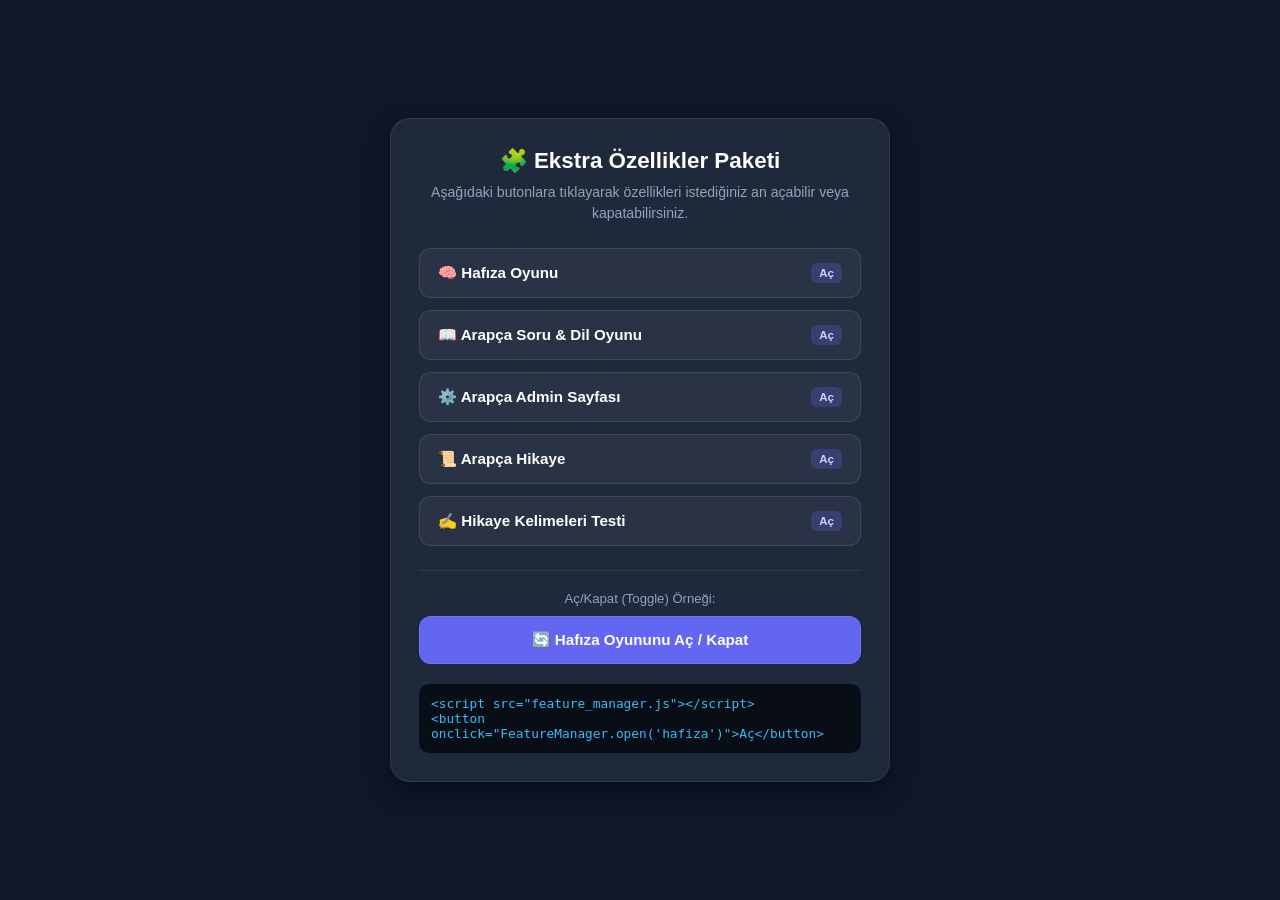
<file: ornek_entegrasyon.html>
<!DOCTYPE html>
<html lang="tr">
<head>
  <meta charset="UTF-8">
  <meta name="viewport" content="width=device-width, initial-scale=1.0, maximum-scale=1.0, user-scalable=no">
  <title>Örnek Entegrasyon Test Sayfası</title>
  <style>
    :root {
      --bg: #0f172a;
      --card-bg: #1e293b;
      --text: #f8fafc;
      --text-muted: #94a3b8;
      --primary: #6366f1;
      --primary-hover: #4f46e5;
    }
    * { box-sizing: border-box; margin: 0; padding: 0; }
    body {
      background: var(--bg);
      color: var(--text);
      font-family: -apple-system, BlinkMacSystemFont, "Segoe UI", Roboto, sans-serif;
      min-height: 100vh;
      display: flex;
      flex-direction: column;
      align-items: center;
      justify-content: center;
      padding: 20px;
    }
    .container {
      max-width: 500px;
      width: 100%;
      background: var(--card-bg);
      border-radius: 20px;
      padding: 28px;
      box-shadow: 0 10px 25px rgba(0,0,0,0.4);
      border: 1px solid rgba(255,255,255,0.08);
      text-align: center;
    }
    h1 {
      font-size: 1.4rem;
      margin-bottom: 8px;
      color: #fff;
    }
    p.desc {
      font-size: 0.88rem;
      color: var(--text-muted);
      margin-bottom: 24px;
      line-height: 1.5;
    }
    .btn-list {
      display: flex;
      flex-direction: column;
      gap: 12px;
    }
    .btn-feature {
      display: flex;
      align-items: center;
      justify-content: space-between;
      width: 100%;
      padding: 14px 18px;
      background: rgba(255,255,255,0.05);
      border: 1px solid rgba(255,255,255,0.1);
      border-radius: 12px;
      color: #fff;
      font-size: 0.95rem;
      font-weight: 600;
      cursor: pointer;
      transition: all 0.2s ease;
    }
    .btn-feature:hover {
      background: rgba(99, 102, 241, 0.15);
      border-color: rgba(99, 102, 241, 0.4);
      transform: translateY(-2px);
    }
    .btn-feature:active {
      transform: scale(0.98);
    }
    .btn-badge {
      font-size: 0.72rem;
      padding: 4px 8px;
      border-radius: 6px;
      background: rgba(99,102,241,0.25);
      color: #c7d2fe;
    }
    .toggle-section {
      margin-top: 24px;
      padding-top: 20px;
      border-top: 1px solid rgba(255,255,255,0.08);
    }
    .code-box {
      margin-top: 20px;
      background: #090d16;
      border-radius: 10px;
      padding: 12px;
      font-family: monospace;
      font-size: 0.8rem;
      color: #38bdf8;
      text-align: left;
      overflow-x: auto;
    }
  </style>

  <!-- 1. ADIM: Sadece bu scripti ekleyin -->
  <script src="feature_manager.js"></script>
</head>
<body>

  <div class="container">
    <h1>🧩 Ekstra Özellikler Paketi</h1>
    <p class="desc">Aşağıdaki butonlara tıklayarak özellikleri istediğiniz an açabilir veya kapatabilirsiniz.</p>

    <div class="btn-list">
      <!-- 2. ADIM: İlgili butona FeatureManager.open('...') yazın -->
      <button class="btn-feature" onclick="FeatureManager.open('hafiza')">
        <span>🧠 Hafıza Oyunu</span>
        <span class="btn-badge">Aç</span>
      </button>

      <button class="btn-feature" onclick="FeatureManager.open('dil_oyunu')">
        <span>📖 Arapça Soru & Dil Oyunu</span>
        <span class="btn-badge">Aç</span>
      </button>

      <button class="btn-feature" onclick="FeatureManager.open('admin')">
        <span>⚙️ Arapça Admin Sayfası</span>
        <span class="btn-badge">Aç</span>
      </button>

      <button class="btn-feature" onclick="FeatureManager.open('hikaye')">
        <span>📜 Arapça Hikaye</span>
        <span class="btn-badge">Aç</span>
      </button>

      <button class="btn-feature" onclick="FeatureManager.open('hikaye_kelimeler')">
        <span>✍️ Hikaye Kelimeleri Testi</span>
        <span class="btn-badge">Aç</span>
      </button>
    </div>

    <div class="toggle-section">
      <p style="font-size: 0.82rem; color: var(--text-muted); margin-bottom: 10px;">Aç/Kapat (Toggle) Örneği:</p>
      <button class="btn-feature" style="justify-content: center; background: #6366f1;" onclick="FeatureManager.toggle('hafiza')">
        🔄 Hafıza Oyununu Aç / Kapat
      </button>
    </div>

    <div class="code-box">
      &lt;script src="feature_manager.js"&gt;&lt;/script&gt;<br>
      &lt;button onclick="FeatureManager.open('hafiza')"&gt;Aç&lt;/button&gt;
    </div>
  </div>

</body>
</html>
</file>
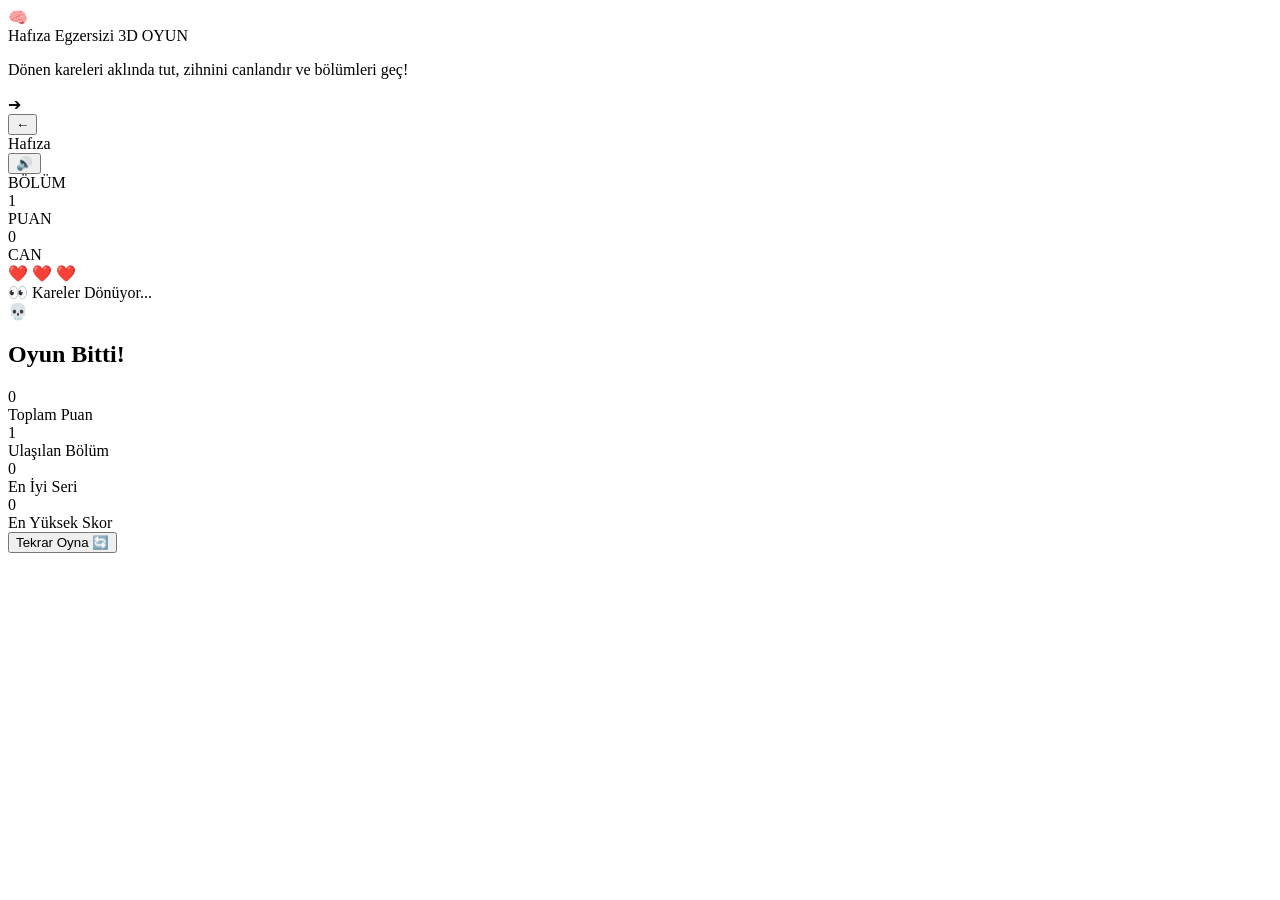
<file: hafiza/kutucuk_kodlari.html>
﻿<!-- ========================================================================== -->
<!-- 3D HAFIZA OYUNU - UYGULAMAYA KUTUCUK OLARAK EKLEME KODLARI                  -->
<!-- Bu dosyayı kendi uygulamanızın kodlarına kolayca kopyalayabilirsiniz.       -->
<!-- ========================================================================== -->

<!-- ========================================================================== -->
<!-- ADIM 1: UYGULAMANIZIN İÇİNE YERLEŞTİRECEĞİNİZ KUTUCUK (WIDGET) HTML'İ      -->
<!-- (Bunu ana ekrana, Pomodoro veya Hatırlatıcı sayfasına yapıştırabilirsiniz)  -->
<!-- ========================================================================== -->
<div class="hafiza-launcher-card" onclick="openHafizaOyunu()">
    <div class="launcher-icon-wrap">
        🧠
    </div>
    <div class="launcher-info">
        <div class="launcher-title">
            <span>Hafıza Egzersizi</span>
            <span class="launcher-badge">3D OYUN</span>
        </div>
        <p class="launcher-desc">Dönen kareleri aklında tut, zihnini canlandır ve bölümleri geç!</p>
    </div>
    <div class="launcher-action-btn">
        ➔
    </div>
</div>


<!-- ========================================================================== -->
<!-- ADIM 2: OYUN EKRANI VE MODAL KATMANI                                      -->
<!-- (Bunu uygulamanızın <body> etiketinin en altına yapıştırın)               -->
<!-- ========================================================================== -->
<section class="game-screen-layer" id="gameScreenLayer">
    <header class="top-nav">
        <div class="top-nav-left">
            <button class="icon-btn back-btn" onclick="closeHafizaOyunu()" title="Geri">←</button>
            <div class="game-title">Hafıza</div>
        </div>
        <div class="nav-actions">
            <button class="icon-btn" id="soundBtn" title="Ses">🔊</button>
        </div>
    </header>

    <section class="stats-bar">
        <div class="stat-card">
            <div class="stat-label">BÖLÜM</div>
            <div class="stat-value highlight" id="levelDisplay">1</div>
        </div>
        <div class="stat-card">
            <div class="stat-label">PUAN</div>
            <div class="stat-value" id="scoreDisplay">0</div>
        </div>
        <div class="stat-card">
            <div class="stat-label">CAN</div>
            <div class="lives-container" id="livesDisplay">
                <span class="heart">❤️</span>
                <span class="heart">❤️</span>
                <span class="heart">❤️</span>
            </div>
        </div>
    </section>

    <section class="status-section">
        <div class="status-badge memorize" id="statusBadge">
            <span id="statusText">👀 Kareler Dönüyor...</span>
        </div>
        <div class="timer-bar-container">
            <div class="timer-bar-fill" id="timerBarFill"></div>
        </div>
    </section>

    <section class="game-board-area">
        <div class="matrix-grid" id="matrixGrid" data-size="3"></div>
    </section>

    <div class="modal-overlay" id="gameOverModal">
        <div class="modal-card">
            <div class="modal-icon">💀</div>
            <h2 class="modal-title">Oyun Bitti!</h2>
            <div class="modal-stats">
                <div class="modal-stat-box">
                    <div class="modal-stat-val" id="finalScore">0</div>
                    <div class="modal-stat-lbl">Toplam Puan</div>
                </div>
                <div class="modal-stat-box">
                    <div class="modal-stat-val" id="finalLevel">1</div>
                    <div class="modal-stat-lbl">Ulaşılan Bölüm</div>
                </div>
                <div class="modal-stat-box">
                    <div class="modal-stat-val" id="finalStreak">0</div>
                    <div class="modal-stat-lbl">En İyi Seri</div>
                </div>
                <div class="modal-stat-box">
                    <div class="modal-stat-val" id="highScoreDisplay">0</div>
                    <div class="modal-stat-lbl">En Yüksek Skor</div>
                </div>
            </div>
            <button class="main-btn" id="restartBtn">Tekrar Oyna 🔄</button>
        </div>
    </div>
</section>


<!-- ========================================================================== -->
<!-- ADIM 3: GEREKLİ JS VE CSS DOSYALARINI DAHİL ETME                          -->
<!-- ========================================================================== -->
<!-- 
1. style.css dosyasını projenize bağlayın:
   <link rel="stylesheet" href="style.css">

2. audio.js ve game.js dosyalarını dahil edin:
   <script src="audio.js"></script>
   <script src="game.js"></script>

Artık kutucuğa her tıklandığında oyun tam ekran açılarak hemen başlar! 
Sol üstteki "←" butonu ile oyun kapanıp ana uygulamanıza geri dönülür.
-->
</file>
<file: core/style.css>
:root {
  /* Doğal Obsidiyen & Sıcak Grafit Renk Paleti (Yapay AI neon gradyanları yerine) */
  --bg-primary: #0d0e12;
  --bg-secondary: #14151a;
  --bg-card: #181920;
  --bg-card-hover: #20222a;
  --bg-input: #111216;
  --border-card: rgba(255, 255, 255, 0.08);
  --border-hover: rgba(255, 255, 255, 0.16);
  --border-focus: rgba(249, 115, 22, 0.5);

  /* Doğal, dengeli ve okunaklı tipografi */
  --text-primary: #f3f4f6;
  --text-secondary: #9da0a8;
  --text-muted: #656872;

  /* Sıcak Amber / Kor Turuncu Aksan (İnsan eliyle tasarlanmış, organik ve modern) */
  --accent-primary: #f97316;
  --accent-primary-hover: #ea580c;
  --accent-subtle: rgba(249, 115, 22, 0.12);
  --accent-glow: rgba(249, 115, 22, 0.22);
  --accent-success: #10b981;
  --accent-danger: #f43f5e;
  --accent-warning: #f59e0b;

  --nav-height: 60px;
  --header-height: 52px;
}

* {
  box-sizing: border-box;
  margin: 0;
  padding: 0;
  -webkit-tap-highlight-color: transparent;
  user-select: none;
}

input, textarea, select {
  user-select: text !important;
  -webkit-user-select: text !important;
}

button {
  touch-action: manipulation;
  cursor: pointer;
  transition: transform 0.12s cubic-bezier(0.16, 1, 0.3, 1), opacity 0.12s ease, background-color 0.15s ease;
}

button:active {
  transform: scale(0.97);
}

body {
  background-color: #08090b;
  color: var(--text-primary);
  font-family: 'Plus Jakarta Sans', -apple-system, BlinkMacSystemFont, "Segoe UI", Roboto, sans-serif;
  -webkit-font-smoothing: antialiased;
  -moz-osx-font-smoothing: grayscale;
  height: 100vh;
  width: 100vw;
  overflow: hidden;
  display: flex;
  justify-content: center;
}

.mobile-viewport {
  width: 100%;
  max-width: 480px;
  height: 100%;
  display: flex;
  flex-direction: column;
  position: relative;
  background-color: var(--bg-primary);
  overflow: hidden;
  box-shadow: 0 0 50px rgba(0, 0, 0, 0.7);
}

/* Header: Kompakt, 52px, Doğal Titanyum Çizgiler */
.app-header {
  height: var(--header-height);
  flex-shrink: 0;
  padding: 0 1.1rem;
  display: flex;
  align-items: center;
  justify-content: space-between;
  border-bottom: 1px solid var(--border-card);
  background: rgba(13, 14, 18, 0.95);
  backdrop-filter: blur(16px);
  -webkit-backdrop-filter: blur(16px);
  z-index: 20;
}

.header-left {
  display: flex;
  align-items: center;
  gap: 0.7rem;
}

.app-logo {
  width: 32px;
  height: 32px;
  background: var(--bg-card);
  border: 1px solid var(--border-card);
  border-radius: 9px;
  display: flex;
  align-items: center;
  justify-content: center;
  box-shadow: 0 2px 6px rgba(0, 0, 0, 0.3);
}

.clock-silhouette {
  width: 18px;
  height: 18px;
  color: var(--accent-primary);
}

.header-titles h1 {
  font-size: 1.15rem;
  font-weight: 800;
  letter-spacing: -0.025em;
  color: var(--text-primary);
}

.btn-gear {
  background: var(--bg-card);
  border: 1px solid var(--border-card);
  color: var(--text-secondary);
  width: 34px;
  height: 34px;
  border-radius: 9px;
  display: flex;
  align-items: center;
  justify-content: center;
  cursor: pointer;
  transition: all 0.15s ease;
}

.btn-gear:active {
  transform: scale(0.92);
  background: rgba(255, 255, 255, 0.1);
  color: var(--text-primary);
}

.gear-icon {
  width: 17px;
  height: 17px;
}

/* Ayarlar Görünümü */
.settings-modal {
  position: absolute;
  inset: 0;
  background: var(--bg-primary);
  z-index: 50;
  display: flex;
  flex-direction: column;
  animation: slideIn 0.25s cubic-bezier(0.16, 1, 0.3, 1) forwards;
}

@keyframes slideIn {
  from { transform: translateX(100%); }
  to { transform: translateX(0); }
}

.settings-header {
  height: var(--header-height);
  padding: 0 1.25rem;
  display: flex;
  align-items: center;
  justify-content: space-between;
  border-bottom: 1px solid var(--border-card);
  background: var(--bg-primary);
}

.settings-header h2 {
  font-size: 1.1rem;
  font-weight: 800;
  letter-spacing: -0.02em;
}

.btn-back {
  background: none;
  border: none;
  color: var(--text-primary);
  font-size: 1.4rem;
  cursor: pointer;
  padding: 0.25rem 0.5rem;
  border-radius: 8px;
}

.settings-content {
  flex: 1;
  padding: 1.25rem;
  overflow-y: auto;
}

.settings-item {
  display: flex;
  align-items: center;
  justify-content: space-between;
  background: var(--bg-card);
  border: 1px solid var(--border-card);
  border-radius: 14px;
  padding: 0.95rem 1.15rem;
  cursor: pointer;
  transition: all 0.15s ease;
  margin-bottom: 0.65rem;
}

.settings-item:hover {
  border-color: var(--border-hover);
}

.settings-item:active {
  transform: scale(0.98);
  background: var(--bg-card-hover);
}

.settings-item-left {
  display: flex;
  align-items: center;
  gap: 0.9rem;
}

.settings-item-icon {
  font-size: 1.35rem;
}

.settings-item-title {
  font-size: 0.92rem;
  font-weight: 700;
  color: var(--text-primary);
}

.settings-item-subtitle {
  font-size: 0.76rem;
  color: var(--text-secondary);
  margin-top: 0.15rem;
}

.settings-item-arrow {
  color: var(--text-muted);
  font-size: 1.1rem;
}

/* Modül Konteyneri: Genişletilmiş Tam Ekran */
.module-container {
  flex: 1;
  overflow-y: auto;
  overflow-x: hidden;
  padding: 0.85rem 1rem 1.5rem 1rem;
  position: relative;
  -webkit-overflow-scrolling: touch;
}

.module-view {
  display: none;
  animation: fadeIn 0.2s ease-out forwards;
}

.module-view.active {
  display: block;
}

@keyframes fadeIn {
  from { opacity: 0; }
  to { opacity: 1; }
}

/* Modül Kartı Standartları */
.card-panel {
  background: var(--bg-card);
  border: 1px solid var(--border-card);
  border-radius: 16px;
  padding: 1.15rem;
  margin-bottom: 0.9rem;
  box-shadow: 0 2px 8px rgba(0, 0, 0, 0.25);
  contain: content;
  transition: border-color 0.15s ease;
}

.card-panel:hover {
  border-color: var(--border-hover);
}

/* Üst Navigasyon Sekmeleri (Sınırlayıcı & Hatırlatıcı Üst Menüsü) */
.app-top-nav {
  flex-shrink: 0;
  background: rgba(14, 15, 19, 0.98);
  backdrop-filter: blur(16px);
  -webkit-backdrop-filter: blur(16px);
  border-bottom: 1px solid var(--border-card);
  padding: 0.5rem 1rem;
  z-index: 25;
  box-shadow: 0 4px 16px rgba(0, 0, 0, 0.35);
}

.top-nav-wrapper {
  display: flex;
  gap: 0.6rem;
  max-width: 440px;
  margin: 0 auto;
}

.nav-item-btn {
  flex: 1;
  display: flex;
  align-items: center;
  justify-content: center;
  gap: 0.5rem;
  padding: 0.65rem 0.6rem;
  border-radius: 12px;
  border: 1px solid var(--border-card);
  background: var(--bg-card);
  color: var(--text-muted);
  font-size: 0.88rem;
  font-weight: 700;
  letter-spacing: -0.01em;
  cursor: pointer;
  transition: all 0.15s ease;
}

.nav-item-btn:hover {
  border-color: var(--border-hover);
  color: var(--text-primary);
}

.nav-item-btn:active {
  transform: scale(0.96);
}

.nav-item-btn.active {
  background: var(--accent-primary);
  color: #fff;
  border-color: var(--accent-primary);
  box-shadow: 0 4px 14px var(--accent-glow);
}

.nav-item-btn.active .nav-icon {
  transform: scale(1.1);
  transition: transform 0.15s ease;
}

/* İnce Scrollbar */
::-webkit-scrollbar {
  width: 4px;
  height: 4px;
}
::-webkit-scrollbar-track {
  background: transparent;
}
::-webkit-scrollbar-thumb {
  background: rgba(255, 255, 255, 0.12);
  border-radius: 4px;
}

/* Hatirlatici Line Chart Iyilestirmeleri */
.chart-node {
  transition: transform 0.15s ease, opacity 0.15s ease;
  transform-origin: center;
}
.chart-node:active, .chart-node:hover {
  transform: scale(1.25);
}
.chart-y-row text {
  transition: fill 0.15s ease;
}
.chart-y-row:active text, .chart-y-row:hover text {
  fill: #38bdf8 !important;
}
</file>
<file: hafiza/style.css>
/* =========================================================
   3D HAFIZA OYUNU - NEON MOR & MACENTA TEMASI
   Uygulama İçi Kutucuk (Widget) ve Tam Ekran Oyun Modu
========================================================= */

@import url('https://fonts.googleapis.com/css2?family=Outfit:wght@400;500;600;700;800&family=JetBrains+Mono:wght@500;700&display=swap');

:root {
    /* Kalıcı Neon Mor & Macenta Teması */
    --bg-gradient: radial-gradient(circle at 50% 15%, #230d3d 0%, #0d0418 60%, #05010a 100%);
    --surface-bg: rgba(26, 12, 44, 0.82);
    --surface-border: rgba(217, 70, 239, 0.22);
    --text-primary: #f5f3ff;
    --text-secondary: #c084fc;
    --accent: #d946ef;
    --accent-glow: rgba(217, 70, 239, 0.45);
    --accent-cyan: #06b6d4;
    --cyan-glow: rgba(6, 182, 212, 0.6);
    
    /* Kart Ön Yüzü (Gri / Koyu Mor Mat) */
    --card-front-bg: linear-gradient(145deg, #2a1645, #170b29);
    --card-front-border: rgba(192, 132, 252, 0.25);
    --card-front-shadow: 0 8px 18px rgba(0, 0, 0, 0.5), inset 0 1px 1px rgba(255, 255, 255, 0.12);
    
    /* Kart Arka Yüzü (Döndüğünde Açılan Derin Siyah & Neon Işıltı) */
    --card-back-bg: linear-gradient(145deg, #090214, #000000);
    --card-back-border: #06b6d4;
    --card-back-glow: 0 0 22px rgba(6, 182, 212, 0.75), inset 0 0 14px rgba(217, 70, 239, 0.4);
    --card-glyph-color: #06b6d4;
    
    /* Durum Renkleri */
    --color-correct: #10b981;
    --color-correct-glow: 0 0 25px rgba(16, 185, 129, 0.8);
    --color-wrong: #f43f5e;
    --color-wrong-glow: 0 0 25px rgba(244, 63, 94, 0.8);
    --color-gold: #fbbf24;
}

* {
    box-sizing: border-box;
    margin: 0;
    padding: 0;
    -webkit-tap-highlight-color: transparent;
    user-select: none;
    -webkit-user-select: none;
}

html, body {
    width: 100%;
    height: 100%;
    overflow: hidden;
    font-family: 'Outfit', -apple-system, BlinkMacSystemFont, "Segoe UI", Roboto, sans-serif;
    background: var(--bg-gradient);
    color: var(--text-primary);
    touch-action: manipulation;
}

.viewport-wrapper {
    width: 100%;
    height: 100%;
    display: flex;
    justify-content: center;
    align-items: center;
    position: relative;
    padding: 10px;
}

/* Ana Uygulama Konteyneri */
.app-container {
    width: 100%;
    height: 100%;
    max-width: 460px;
    max-height: 900px;
    background: var(--surface-bg);
    backdrop-filter: blur(20px);
    -webkit-backdrop-filter: blur(20px);
    border: 1px solid var(--surface-border);
    border-radius: 36px;
    display: flex;
    flex-direction: column;
    position: relative;
    box-shadow: 0 25px 60px rgba(0, 0, 0, 0.75), 0 0 40px rgba(217, 70, 239, 0.15);
    overflow: hidden;
    transition: all 0.3s cubic-bezier(0.4, 0, 0.2, 1);
}

.app-container.fullscreen-mode {
    max-width: 460px;
    max-height: 900px;
    border-radius: 36px;
}

.phone-notch-bar {
    width: 100%;
    height: 20px;
    display: flex;
    justify-content: center;
    align-items: center;
    padding-top: 6px;
    flex-shrink: 0;
}

.notch-speaker {
    width: 55px;
    height: 4px;
    background: rgba(255, 255, 255, 0.18);
    border-radius: 4px;
}

/* =========================================================
   UYGULAMA ANA EKRANI VE KUTUCUK (LAUNCHER WIDGET)
========================================================= */
.app-home-view {
    flex: 1;
    display: flex;
    flex-direction: column;
    padding: 20px;
    overflow-y: auto;
}

.home-header {
    display: flex;
    justify-content: space-between;
    align-items: center;
    margin-bottom: 24px;
}

.home-title {
    font-size: 1.45rem;
    font-weight: 800;
    color: #ffffff;
}

.home-subtitle {
    font-size: 0.85rem;
    color: var(--text-secondary);
    margin-top: 3px;
}

/* KUTUCUK KARTI (UYGULAMANIZA EKLENECEK KUTUCUK) */
.hafiza-launcher-card {
    background: linear-gradient(135deg, rgba(217, 70, 239, 0.15) 0%, rgba(35, 13, 61, 0.7) 100%);
    border: 1.5px solid rgba(217, 70, 239, 0.35);
    border-radius: 22px;
    padding: 18px 18px;
    display: flex;
    align-items: center;
    gap: 16px;
    cursor: pointer;
    box-shadow: 0 10px 30px rgba(0, 0, 0, 0.4), 0 0 20px rgba(217, 70, 239, 0.15);
    transition: all 0.25s cubic-bezier(0.34, 1.56, 0.64, 1);
    position: relative;
    overflow: hidden;
}

.hafiza-launcher-card::before {
    content: '';
    position: absolute;
    top: -50%;
    left: -50%;
    width: 200%;
    height: 200%;
    background: radial-gradient(circle, rgba(217, 70, 239, 0.12) 0%, transparent 60%);
    pointer-events: none;
}

.hafiza-launcher-card:hover {
    transform: translateY(-3px) scale(1.01);
    border-color: var(--accent);
    box-shadow: 0 15px 35px rgba(0, 0, 0, 0.5), 0 0 30px var(--accent-glow);
}

.hafiza-launcher-card:active {
    transform: scale(0.97);
}

.launcher-icon-wrap {
    width: 52px;
    height: 52px;
    border-radius: 16px;
    background: linear-gradient(135deg, #d946ef, #7c3aed);
    display: flex;
    justify-content: center;
    align-items: center;
    font-size: 1.7rem;
    box-shadow: 0 8px 16px rgba(217, 70, 239, 0.4);
    flex-shrink: 0;
}

.launcher-info {
    flex: 1;
}

.launcher-title {
    font-size: 1.12rem;
    font-weight: 700;
    color: #ffffff;
    display: flex;
    align-items: center;
    gap: 6px;
}

.launcher-badge {
    background: rgba(6, 182, 212, 0.2);
    border: 1px solid var(--accent-cyan);
    color: #67e8f9;
    font-size: 0.65rem;
    padding: 2px 8px;
    border-radius: 12px;
    font-weight: 700;
    letter-spacing: 0.5px;
}

.launcher-desc {
    font-size: 0.8rem;
    color: var(--text-secondary);
    margin-top: 4px;
    line-height: 1.35;
}

.launcher-action-btn {
    background: rgba(255, 255, 255, 0.1);
    border: 1px solid rgba(255, 255, 255, 0.15);
    color: #ffffff;
    width: 38px;
    height: 38px;
    border-radius: 12px;
    display: flex;
    justify-content: center;
    align-items: center;
    font-size: 1.1rem;
    flex-shrink: 0;
    transition: all 0.2s ease;
}

.hafiza-launcher-card:hover .launcher-action-btn {
    background: var(--accent);
    border-color: var(--accent);
    box-shadow: 0 0 15px var(--accent-glow);
    transform: translateX(2px);
}

/* Bilgi Notu Kartı */
.integration-hint-card {
    margin-top: 24px;
    background: rgba(255, 255, 255, 0.03);
    border: 1px dashed rgba(217, 70, 239, 0.3);
    border-radius: 18px;
    padding: 16px;
    font-size: 0.84rem;
    color: #c084fc;
    line-height: 1.5;
}

.integration-hint-card strong {
    color: #ffffff;
}

/* =========================================================
   OYUN EKRANI KATMANI (KUTUCUĞA TIKLAYINCA AÇILAN EKRAN)
========================================================= */
.game-screen-layer {
    position: absolute;
    top: 0;
    left: 0;
    width: 100%;
    height: 100%;
    background: var(--surface-bg);
    display: flex;
    flex-direction: column;
    z-index: 50;
    opacity: 0;
    pointer-events: none;
    transform: translateY(100%);
    transition: transform 0.38s cubic-bezier(0.32, 0.72, 0, 1), opacity 0.25s ease;
}

.game-screen-layer.active {
    opacity: 1;
    pointer-events: auto;
    transform: translateY(0);
}

/* Oyun Üst Çubuğu ve Geri Butonu */
.top-nav {
    display: flex;
    justify-content: space-between;
    align-items: center;
    padding: 8px 18px;
    flex-shrink: 0;
}

.top-nav-left {
    display: flex;
    align-items: center;
    gap: 12px;
}

.game-title {
    font-size: 1.35rem;
    font-weight: 800;
    letter-spacing: 0.8px;
    color: #ffffff;
    text-shadow: 0 0 12px var(--accent-glow);
}

.nav-actions {
    display: flex;
    gap: 8px;
}

.icon-btn {
    background: rgba(255, 255, 255, 0.07);
    border: 1px solid var(--surface-border);
    color: var(--text-primary);
    width: 38px;
    height: 38px;
    border-radius: 12px;
    display: flex;
    align-items: center;
    justify-content: center;
    cursor: pointer;
    font-size: 1.1rem;
    transition: all 0.2s ease;
}

.icon-btn.back-btn {
    font-size: 1.3rem;
    font-weight: 700;
    color: var(--text-primary);
    background: rgba(217, 70, 239, 0.15);
    border-color: rgba(217, 70, 239, 0.4);
}

.icon-btn:hover {
    background: rgba(217, 70, 239, 0.25);
    border-color: var(--accent);
    transform: translateY(-2px);
}

.icon-btn:active {
    transform: scale(0.92);
}

/* İstatistik Çubuğu */
.stats-bar {
    display: grid;
    grid-template-columns: 1fr 1fr 1fr;
    gap: 10px;
    padding: 6px 18px;
    flex-shrink: 0;
}

.stat-card {
    background: rgba(255, 255, 255, 0.04);
    border: 1px solid var(--surface-border);
    border-radius: 16px;
    padding: 7px 10px;
    text-align: center;
}

.stat-label {
    font-size: 0.68rem;
    text-transform: uppercase;
    color: var(--text-secondary);
    font-weight: 700;
    letter-spacing: 0.5px;
}

.stat-value {
    font-family: 'JetBrains Mono', monospace;
    font-size: 1.25rem;
    font-weight: 700;
    color: var(--text-primary);
    margin-top: 2px;
}

.stat-value.highlight {
    color: var(--accent);
    text-shadow: 0 0 10px var(--accent-glow);
}

.lives-container {
    display: flex;
    justify-content: center;
    align-items: center;
    gap: 4px;
    font-size: 1.15rem;
    margin-top: 2px;
}

.heart {
    transition: transform 0.3s cubic-bezier(0.34, 1.56, 0.64, 1), opacity 0.3s ease;
}

.heart.lost {
    opacity: 0.2;
    filter: grayscale(1);
    transform: scale(0.75);
}

.heart.refilled {
    animation: heartPop 0.5s ease;
}

@keyframes heartPop {
    0% { transform: scale(0.5); opacity: 0; }
    60% { transform: scale(1.35); }
    100% { transform: scale(1); opacity: 1; }
}

/* Durum Rozeti ve Zaman Çubuğu */
.status-section {
    padding: 4px 18px 8px 18px;
    display: flex;
    flex-direction: column;
    align-items: center;
    gap: 8px;
    flex-shrink: 0;
}

.status-badge {
    background: rgba(217, 70, 239, 0.12);
    border: 1px solid var(--accent);
    color: #f5d0fe;
    padding: 6px 18px;
    border-radius: 30px;
    font-size: 0.88rem;
    font-weight: 600;
    letter-spacing: 0.4px;
    box-shadow: 0 0 18px var(--accent-glow);
    transition: all 0.3s ease;
}

.status-badge.memorize {
    background: rgba(6, 182, 212, 0.15);
    border-color: var(--accent-cyan);
    color: #67e8f9;
    box-shadow: 0 0 18px var(--cyan-glow);
}

.status-badge.play {
    background: rgba(16, 185, 129, 0.15);
    border-color: var(--color-correct);
    color: #6ee7b7;
    box-shadow: 0 0 18px rgba(16, 185, 129, 0.4);
}

.status-badge.bonus {
    background: rgba(251, 191, 36, 0.2);
    border-color: var(--color-gold);
    color: #fde68a;
    box-shadow: 0 0 20px rgba(251, 191, 36, 0.5);
    animation: pulse 0.8s infinite alternate;
}

.timer-bar-container {
    width: 100%;
    height: 5px;
    background: rgba(255, 255, 255, 0.08);
    border-radius: 10px;
    overflow: hidden;
    position: relative;
}

.timer-bar-fill {
    height: 100%;
    width: 0%;
    background: linear-gradient(90deg, var(--accent), var(--accent-cyan));
    box-shadow: 0 0 10px var(--accent-cyan);
    border-radius: 10px;
}

/* =========================================================
   ANA OYUN ALANI (3D KARE MATRİSİ)
========================================================= */
.game-board-area {
    flex: 1;
    display: flex;
    justify-content: center;
    align-items: center;
    padding: 10px 18px 24px 18px;
    min-height: 0;
    perspective: 1200px;
}

.matrix-grid {
    width: 100%;
    max-width: 400px;
    aspect-ratio: 1 / 1;
    display: grid;
    gap: 10px;
    transform-style: preserve-3d;
    transition: all 0.35s ease;
    margin-top: -1.5cm;
    margin-bottom: 1.5cm;
}

/* Dinamik Matris Boyutları */
.matrix-grid[data-size="3"] { grid-template-columns: repeat(3, 1fr); gap: 12px; }
.matrix-grid[data-size="4"] { grid-template-columns: repeat(4, 1fr); gap: 9px; }
.matrix-grid[data-size="5"] { grid-template-columns: repeat(5, 1fr); gap: 7px; }
.matrix-grid[data-size="6"] { grid-template-columns: repeat(6, 1fr); gap: 5px; }
.matrix-grid[data-size="7"] { grid-template-columns: repeat(7, 1fr); gap: 4px; }

/* 3D KARTLAR */
.matrix-card {
    position: relative;
    width: 100%;
    height: 100%;
    cursor: pointer;
    perspective: 1000px;
    outline: none;
    touch-action: manipulation;
}

.card-inner {
    position: relative;
    width: 100%;
    height: 100%;
    transform-style: preserve-3d;
    transition: transform 0.22s cubic-bezier(0.25, 1, 0.5, 1);
    border-radius: 14px;
}

.matrix-grid[data-size="6"] .card-inner,
.matrix-grid[data-size="6"] .card-front,
.matrix-grid[data-size="6"] .card-back { border-radius: 9px; }

.matrix-grid[data-size="7"] .card-inner,
.matrix-grid[data-size="7"] .card-front,
.matrix-grid[data-size="7"] .card-back { border-radius: 7px; }

.card-front, .card-back {
    position: absolute;
    top: 0;
    left: 0;
    width: 100%;
    height: 100%;
    border-radius: 14px;
    backface-visibility: hidden;
    -webkit-backface-visibility: hidden;
    display: flex;
    justify-content: center;
    align-items: center;
    box-shadow: var(--card-front-shadow);
}

.card-front {
    background: var(--card-front-bg);
    border: 2px solid var(--card-front-border);
    transition: border-color 0.2s, background 0.2s, transform 0.2s;
}

.card-front::after {
    content: '';
    width: 8px;
    height: 8px;
    border-radius: 50%;
    background: rgba(217, 70, 239, 0.2);
    border: 1px solid rgba(217, 70, 239, 0.35);
}

.matrix-card:hover .card-front {
    border-color: rgba(217, 70, 239, 0.6);
}

.matrix-card:active .card-inner {
    transform: scale(0.93);
}

.card-back {
    background: var(--card-back-bg);
    border: 2px solid var(--card-back-border);
    box-shadow: var(--card-back-glow);
    transform: rotateY(180deg);
}

.card-glyph {
    width: 32%;
    height: 32%;
    border-radius: 5px;
    background: var(--card-glyph-color);
    box-shadow: 0 0 14px var(--card-glyph-color);
    transform: rotate(45deg);
    transition: all 0.3s ease;
}

.matrix-card.flipped .card-inner {
    transform: rotateY(180deg);
}

.matrix-card.correct .card-back {
    background: linear-gradient(145deg, #071f14, #000000);
    border-color: var(--color-correct);
    box-shadow: var(--color-correct-glow);
}

.matrix-card.correct .card-glyph {
    background: #34d399;
    box-shadow: 0 0 18px #34d399;
    border-radius: 50%;
    transform: rotate(0) scale(1.15);
}

.matrix-card.wrong .card-front {
    background: linear-gradient(145deg, #380b18, #160208);
    border-color: var(--color-wrong);
    box-shadow: var(--color-wrong-glow);
    animation: shake 0.45s cubic-bezier(.36,.07,.19,.97) both;
}

.matrix-card.missed .card-front {
    border-color: var(--color-gold);
    box-shadow: 0 0 15px rgba(251, 191, 36, 0.6);
    animation: pulse 1s infinite alternate;
}

@keyframes shake {
    10%, 90% { transform: translate3d(-3px, 0, 0); }
    20%, 80% { transform: translate3d(4px, 0, 0); }
    30%, 50%, 70% { transform: translate3d(-4px, 0, 0); }
    40%, 60% { transform: translate3d(4px, 0, 0); }
}

@keyframes pulse {
    0% { transform: scale(1); }
    100% { transform: scale(1.05); }
}

/* =========================================================
   OYUN BİTTİ MODALI
========================================================= */
.modal-overlay {
    position: absolute;
    top: 0;
    left: 0;
    width: 100%;
    height: 100%;
    background: rgba(8, 2, 14, 0.88);
    backdrop-filter: blur(10px);
    -webkit-backdrop-filter: blur(10px);
    display: flex;
    justify-content: center;
    align-items: center;
    padding: 24px;
    z-index: 100;
    opacity: 0;
    pointer-events: none;
    transition: opacity 0.3s ease;
}

.modal-overlay.active {
    opacity: 1;
    pointer-events: auto;
}

.modal-card {
    background: #170b28;
    border: 1px solid var(--surface-border);
    border-radius: 28px;
    padding: 32px 24px;
    width: 100%;
    max-width: 360px;
    display: flex;
    flex-direction: column;
    align-items: center;
    text-align: center;
    box-shadow: 0 25px 60px rgba(0, 0, 0, 0.8), 0 0 35px rgba(217, 70, 239, 0.25);
    transform: translateY(20px) scale(0.95);
    transition: all 0.3s cubic-bezier(0.34, 1.56, 0.64, 1);
}

.modal-overlay.active .modal-card {
    transform: translateY(0) scale(1);
}

.modal-icon {
    font-size: 3.2rem;
    margin-bottom: 12px;
}

.modal-title {
    font-size: 1.7rem;
    font-weight: 800;
    margin-bottom: 20px;
    color: #ffffff;
    text-shadow: 0 0 15px var(--accent-glow);
}

.modal-stats {
    background: rgba(255, 255, 255, 0.04);
    border: 1px solid var(--surface-border);
    border-radius: 18px;
    padding: 16px;
    width: 100%;
    margin-bottom: 24px;
    display: grid;
    grid-template-columns: 1fr 1fr;
    gap: 12px;
}

.modal-stat-box { text-align: center; }

.modal-stat-val {
    font-family: 'JetBrains Mono', monospace;
    font-size: 1.4rem;
    font-weight: 700;
    color: var(--accent);
    text-shadow: 0 0 8px var(--accent-glow);
}

.modal-stat-lbl {
    font-size: 0.72rem;
    color: var(--text-secondary);
    text-transform: uppercase;
    margin-top: 2px;
}

.main-btn {
    width: 100%;
    max-width: 260px;
    margin: 0 auto;
    background: linear-gradient(135deg, #d946ef, #9333ea);
    border: none;
    color: #ffffff;
    padding: 14px 24px;
    border-radius: 18px;
    font-family: inherit;
    font-size: 1.05rem;
    font-weight: 700;
    cursor: pointer;
    box-shadow: 0 8px 25px rgba(217, 70, 239, 0.5);
    transition: all 0.2s ease;
    display: flex;
    justify-content: center;
    align-items: center;
    gap: 8px;
}

.main-btn:hover {
    transform: translateY(-2px);
    box-shadow: 0 12px 30px rgba(217, 70, 239, 0.65);
}

.main-btn:active { transform: scale(0.96); }

/* PC Deneme Çubuğu */
.pc-helper-badge {
    position: fixed;
    bottom: 12px;
    right: 14px;
    background: rgba(13, 4, 24, 0.85);
    backdrop-filter: blur(8px);
    border: 1px solid rgba(217, 70, 239, 0.2);
    color: var(--text-secondary);
    font-size: 0.78rem;
    padding: 6px 14px;
    border-radius: 20px;
    display: flex;
    align-items: center;
    gap: 6px;
    pointer-events: none;
    z-index: 1000;
}

@media (max-width: 480px) {
    .viewport-wrapper { padding: 0; }
    .app-container {
        border-radius: 0;
        max-width: 100%;
        max-height: 100%;
        border: none;
    }
    .phone-notch-bar { display: none; }
    .pc-helper-badge { display: none; }
}

/* Modal Köşe Geri Butonu ve İkincil Geri Tuşu */
.modal-corner-back-btn {
    position: absolute;
    top: 10px;
    left: 18px;
    z-index: 110;
    width: 42px;
    height: 42px;
    border-radius: 12px;
    background: rgba(23, 11, 40, 0.92);
    border: 1px solid rgba(217, 70, 239, 0.5);
    color: #ffffff;
    font-size: 1.35rem;
    font-weight: 700;
    display: flex;
    align-items: center;
    justify-content: center;
    cursor: pointer;
    box-shadow: 0 4px 18px rgba(0, 0, 0, 0.6);
    transition: all 0.2s ease;
}

.modal-corner-back-btn:hover {
    background: rgba(217, 70, 239, 0.3);
    border-color: var(--accent);
    transform: translateY(-2px);
    box-shadow: 0 6px 22px rgba(217, 70, 239, 0.4);
}

.modal-corner-back-btn:active {
    transform: scale(0.92);
}

.secondary-btn {
    width: 100%;
    max-width: 260px;
    margin: 12px auto 0 auto;
    background: rgba(255, 255, 255, 0.08);
    border: 1px solid rgba(255, 255, 255, 0.22);
    color: #e2e8f0;
    padding: 13px 22px;
    border-radius: 16px;
    font-family: inherit;
    font-size: 0.96rem;
    font-weight: 700;
    cursor: pointer;
    box-shadow: 0 4px 15px rgba(0, 0, 0, 0.35);
    transition: all 0.2s ease;
    display: flex;
    justify-content: center;
    align-items: center;
    gap: 8px;
}

.secondary-btn:hover {
    background: rgba(255, 255, 255, 0.16);
    border-color: rgba(217, 70, 239, 0.5);
    color: #ffffff;
    transform: translateY(-2px);
    box-shadow: 0 6px 20px rgba(217, 70, 239, 0.3);
}

.secondary-btn:active {
    transform: scale(0.96);
}
</file>
<file: extras/hafiza_4444/style.css>
/* =========================================================
   3D HAFIZA OYUNU - NEON MOR & MACENTA TEMASI
   Uygulama İçi Kutucuk (Widget) ve Tam Ekran Oyun Modu
========================================================= */

@import url('https://fonts.googleapis.com/css2?family=Outfit:wght@400;500;600;700;800&family=JetBrains+Mono:wght@500;700&display=swap');

:root {
    /* Kalıcı Neon Mor & Macenta Teması */
    --bg-gradient: radial-gradient(circle at 50% 15%, #230d3d 0%, #0d0418 60%, #05010a 100%);
    --surface-bg: rgba(26, 12, 44, 0.82);
    --surface-border: rgba(217, 70, 239, 0.22);
    --text-primary: #f5f3ff;
    --text-secondary: #c084fc;
    --accent: #d946ef;
    --accent-glow: rgba(217, 70, 239, 0.45);
    --accent-cyan: #06b6d4;
    --cyan-glow: rgba(6, 182, 212, 0.6);
    
    /* Kart Ön Yüzü (Gri / Koyu Mor Mat) */
    --card-front-bg: linear-gradient(145deg, #2a1645, #170b29);
    --card-front-border: rgba(192, 132, 252, 0.25);
    --card-front-shadow: 0 8px 18px rgba(0, 0, 0, 0.5), inset 0 1px 1px rgba(255, 255, 255, 0.12);
    
    /* Kart Arka Yüzü (Döndüğünde Açılan Derin Siyah & Neon Işıltı) */
    --card-back-bg: linear-gradient(145deg, #090214, #000000);
    --card-back-border: #06b6d4;
    --card-back-glow: 0 0 22px rgba(6, 182, 212, 0.75), inset 0 0 14px rgba(217, 70, 239, 0.4);
    --card-glyph-color: #06b6d4;
    
    /* Durum Renkleri */
    --color-correct: #10b981;
    --color-correct-glow: 0 0 25px rgba(16, 185, 129, 0.8);
    --color-wrong: #f43f5e;
    --color-wrong-glow: 0 0 25px rgba(244, 63, 94, 0.8);
    --color-gold: #fbbf24;
}

* {
    box-sizing: border-box;
    margin: 0;
    padding: 0;
    -webkit-tap-highlight-color: transparent;
    user-select: none;
    -webkit-user-select: none;
}

html, body {
    width: 100%;
    height: 100%;
    overflow: hidden;
    font-family: 'Outfit', -apple-system, BlinkMacSystemFont, "Segoe UI", Roboto, sans-serif;
    background: var(--bg-gradient);
    color: var(--text-primary);
    touch-action: manipulation;
}

.viewport-wrapper {
    width: 100%;
    height: 100%;
    display: flex;
    justify-content: center;
    align-items: center;
    position: relative;
    padding: 10px;
}

/* Ana Uygulama Konteyneri */
.app-container {
    width: 100%;
    height: 100%;
    max-width: 460px;
    max-height: 900px;
    background: var(--surface-bg);
    backdrop-filter: blur(20px);
    -webkit-backdrop-filter: blur(20px);
    border: 1px solid var(--surface-border);
    border-radius: 36px;
    display: flex;
    flex-direction: column;
    position: relative;
    box-shadow: 0 25px 60px rgba(0, 0, 0, 0.75), 0 0 40px rgba(217, 70, 239, 0.15);
    overflow: hidden;
    transition: all 0.3s cubic-bezier(0.4, 0, 0.2, 1);
}

.app-container.fullscreen-mode {
    max-width: 460px;
    max-height: 900px;
    border-radius: 36px;
}

.phone-notch-bar {
    width: 100%;
    height: 20px;
    display: flex;
    justify-content: center;
    align-items: center;
    padding-top: 6px;
    flex-shrink: 0;
}

.notch-speaker {
    width: 55px;
    height: 4px;
    background: rgba(255, 255, 255, 0.18);
    border-radius: 4px;
}

/* =========================================================
   UYGULAMA ANA EKRANI VE KUTUCUK (LAUNCHER WIDGET)
========================================================= */
.app-home-view {
    flex: 1;
    display: flex;
    flex-direction: column;
    padding: 20px;
    overflow-y: auto;
}

.home-header {
    display: flex;
    justify-content: space-between;
    align-items: center;
    margin-bottom: 24px;
}

.home-title {
    font-size: 1.45rem;
    font-weight: 800;
    color: #ffffff;
}

.home-subtitle {
    font-size: 0.85rem;
    color: var(--text-secondary);
    margin-top: 3px;
}

/* KUTUCUK KARTI (UYGULAMANIZA EKLENECEK KUTUCUK) */
.hafiza-launcher-card {
    background: linear-gradient(135deg, rgba(217, 70, 239, 0.15) 0%, rgba(35, 13, 61, 0.7) 100%);
    border: 1.5px solid rgba(217, 70, 239, 0.35);
    border-radius: 22px;
    padding: 18px 18px;
    display: flex;
    align-items: center;
    gap: 16px;
    cursor: pointer;
    box-shadow: 0 10px 30px rgba(0, 0, 0, 0.4), 0 0 20px rgba(217, 70, 239, 0.15);
    transition: all 0.25s cubic-bezier(0.34, 1.56, 0.64, 1);
    position: relative;
    overflow: hidden;
}

.hafiza-launcher-card::before {
    content: '';
    position: absolute;
    top: -50%;
    left: -50%;
    width: 200%;
    height: 200%;
    background: radial-gradient(circle, rgba(217, 70, 239, 0.12) 0%, transparent 60%);
    pointer-events: none;
}

.hafiza-launcher-card:hover {
    transform: translateY(-3px) scale(1.01);
    border-color: var(--accent);
    box-shadow: 0 15px 35px rgba(0, 0, 0, 0.5), 0 0 30px var(--accent-glow);
}

.hafiza-launcher-card:active {
    transform: scale(0.97);
}

.launcher-icon-wrap {
    width: 52px;
    height: 52px;
    border-radius: 16px;
    background: linear-gradient(135deg, #d946ef, #7c3aed);
    display: flex;
    justify-content: center;
    align-items: center;
    font-size: 1.7rem;
    box-shadow: 0 8px 16px rgba(217, 70, 239, 0.4);
    flex-shrink: 0;
}

.launcher-info {
    flex: 1;
}

.launcher-title {
    font-size: 1.12rem;
    font-weight: 700;
    color: #ffffff;
    display: flex;
    align-items: center;
    gap: 6px;
}

.launcher-badge {
    background: rgba(6, 182, 212, 0.2);
    border: 1px solid var(--accent-cyan);
    color: #67e8f9;
    font-size: 0.65rem;
    padding: 2px 8px;
    border-radius: 12px;
    font-weight: 700;
    letter-spacing: 0.5px;
}

.launcher-desc {
    font-size: 0.8rem;
    color: var(--text-secondary);
    margin-top: 4px;
    line-height: 1.35;
}

.launcher-action-btn {
    background: rgba(255, 255, 255, 0.1);
    border: 1px solid rgba(255, 255, 255, 0.15);
    color: #ffffff;
    width: 38px;
    height: 38px;
    border-radius: 12px;
    display: flex;
    justify-content: center;
    align-items: center;
    font-size: 1.1rem;
    flex-shrink: 0;
    transition: all 0.2s ease;
}

.hafiza-launcher-card:hover .launcher-action-btn {
    background: var(--accent);
    border-color: var(--accent);
    box-shadow: 0 0 15px var(--accent-glow);
    transform: translateX(2px);
}

/* Bilgi Notu Kartı */
.integration-hint-card {
    margin-top: 24px;
    background: rgba(255, 255, 255, 0.03);
    border: 1px dashed rgba(217, 70, 239, 0.3);
    border-radius: 18px;
    padding: 16px;
    font-size: 0.84rem;
    color: #c084fc;
    line-height: 1.5;
}

.integration-hint-card strong {
    color: #ffffff;
}

/* =========================================================
   OYUN EKRANI KATMANI (KUTUCUĞA TIKLAYINCA AÇILAN EKRAN)
========================================================= */
.game-screen-layer {
    position: absolute;
    top: 0;
    left: 0;
    width: 100%;
    height: 100%;
    background: var(--surface-bg);
    display: flex;
    flex-direction: column;
    z-index: 50;
    opacity: 0;
    pointer-events: none;
    transform: translateY(100%);
    transition: transform 0.38s cubic-bezier(0.32, 0.72, 0, 1), opacity 0.25s ease;
}

.game-screen-layer.active {
    opacity: 1;
    pointer-events: auto;
    transform: translateY(0);
}

/* Oyun Üst Çubuğu ve Geri Butonu */
.top-nav {
    display: flex;
    justify-content: space-between;
    align-items: center;
    padding: 8px 18px;
    flex-shrink: 0;
}

.top-nav-left {
    display: flex;
    align-items: center;
    gap: 12px;
}

.game-title {
    font-size: 1.35rem;
    font-weight: 800;
    letter-spacing: 0.8px;
    color: #ffffff;
    text-shadow: 0 0 12px var(--accent-glow);
}

.nav-actions {
    display: flex;
    gap: 8px;
}

.icon-btn {
    background: rgba(255, 255, 255, 0.07);
    border: 1px solid var(--surface-border);
    color: var(--text-primary);
    width: 38px;
    height: 38px;
    border-radius: 12px;
    display: flex;
    align-items: center;
    justify-content: center;
    cursor: pointer;
    font-size: 1.1rem;
    transition: all 0.2s ease;
}

.icon-btn.back-btn {
    font-size: 1.3rem;
    font-weight: 700;
    color: var(--text-primary);
    background: rgba(217, 70, 239, 0.15);
    border-color: rgba(217, 70, 239, 0.4);
}

.icon-btn:hover {
    background: rgba(217, 70, 239, 0.25);
    border-color: var(--accent);
    transform: translateY(-2px);
}

.icon-btn:active {
    transform: scale(0.92);
}

/* İstatistik Çubuğu */
.stats-bar {
    display: grid;
    grid-template-columns: 1fr 1fr 1fr;
    gap: 10px;
    padding: 6px 18px;
    flex-shrink: 0;
}

.stat-card {
    background: rgba(255, 255, 255, 0.04);
    border: 1px solid var(--surface-border);
    border-radius: 16px;
    padding: 7px 10px;
    text-align: center;
}

.stat-label {
    font-size: 0.68rem;
    text-transform: uppercase;
    color: var(--text-secondary);
    font-weight: 700;
    letter-spacing: 0.5px;
}

.stat-value {
    font-family: 'JetBrains Mono', monospace;
    font-size: 1.25rem;
    font-weight: 700;
    color: var(--text-primary);
    margin-top: 2px;
}

.stat-value.highlight {
    color: var(--accent);
    text-shadow: 0 0 10px var(--accent-glow);
}

.lives-container {
    display: flex;
    justify-content: center;
    align-items: center;
    gap: 4px;
    font-size: 1.15rem;
    margin-top: 2px;
}

.heart {
    transition: transform 0.3s cubic-bezier(0.34, 1.56, 0.64, 1), opacity 0.3s ease;
}

.heart.lost {
    opacity: 0.2;
    filter: grayscale(1);
    transform: scale(0.75);
}

.heart.refilled {
    animation: heartPop 0.5s ease;
}

@keyframes heartPop {
    0% { transform: scale(0.5); opacity: 0; }
    60% { transform: scale(1.35); }
    100% { transform: scale(1); opacity: 1; }
}

/* Durum Rozeti ve Zaman Çubuğu */
.status-section {
    padding: 4px 18px 8px 18px;
    display: flex;
    flex-direction: column;
    align-items: center;
    gap: 8px;
    flex-shrink: 0;
}

.status-badge {
    background: rgba(217, 70, 239, 0.12);
    border: 1px solid var(--accent);
    color: #f5d0fe;
    padding: 6px 18px;
    border-radius: 30px;
    font-size: 0.88rem;
    font-weight: 600;
    letter-spacing: 0.4px;
    box-shadow: 0 0 18px var(--accent-glow);
    transition: all 0.3s ease;
}

.status-badge.memorize {
    background: rgba(6, 182, 212, 0.15);
    border-color: var(--accent-cyan);
    color: #67e8f9;
    box-shadow: 0 0 18px var(--cyan-glow);
}

.status-badge.play {
    background: rgba(16, 185, 129, 0.15);
    border-color: var(--color-correct);
    color: #6ee7b7;
    box-shadow: 0 0 18px rgba(16, 185, 129, 0.4);
}

.status-badge.bonus {
    background: rgba(251, 191, 36, 0.2);
    border-color: var(--color-gold);
    color: #fde68a;
    box-shadow: 0 0 20px rgba(251, 191, 36, 0.5);
    animation: pulse 0.8s infinite alternate;
}

.timer-bar-container {
    width: 100%;
    height: 5px;
    background: rgba(255, 255, 255, 0.08);
    border-radius: 10px;
    overflow: hidden;
    position: relative;
}

.timer-bar-fill {
    height: 100%;
    width: 0%;
    background: linear-gradient(90deg, var(--accent), var(--accent-cyan));
    box-shadow: 0 0 10px var(--accent-cyan);
    border-radius: 10px;
}

/* =========================================================
   ANA OYUN ALANI (3D KARE MATRİSİ)
========================================================= */
.game-board-area {
    flex: 1;
    display: flex;
    justify-content: center;
    align-items: center;
    padding: 10px 18px 24px 18px;
    min-height: 0;
    perspective: 1200px;
}

.matrix-grid {
    width: 100%;
    max-width: 400px;
    aspect-ratio: 1 / 1;
    display: grid;
    gap: 10px;
    transform-style: preserve-3d;
    transition: all 0.35s ease;
    margin-top: -1.5cm;
    margin-bottom: 1.5cm;
}

/* Dinamik Matris Boyutları */
.matrix-grid[data-size="3"] { grid-template-columns: repeat(3, 1fr); gap: 12px; }
.matrix-grid[data-size="4"] { grid-template-columns: repeat(4, 1fr); gap: 9px; }
.matrix-grid[data-size="5"] { grid-template-columns: repeat(5, 1fr); gap: 7px; }
.matrix-grid[data-size="6"] { grid-template-columns: repeat(6, 1fr); gap: 5px; }
.matrix-grid[data-size="7"] { grid-template-columns: repeat(7, 1fr); gap: 4px; }

/* 3D KARTLAR */
.matrix-card {
    position: relative;
    width: 100%;
    height: 100%;
    cursor: pointer;
    perspective: 1000px;
    outline: none;
    touch-action: manipulation;
}

.card-inner {
    position: relative;
    width: 100%;
    height: 100%;
    transform-style: preserve-3d;
    transition: transform 0.22s cubic-bezier(0.25, 1, 0.5, 1);
    border-radius: 14px;
}

.matrix-grid[data-size="6"] .card-inner,
.matrix-grid[data-size="6"] .card-front,
.matrix-grid[data-size="6"] .card-back { border-radius: 9px; }

.matrix-grid[data-size="7"] .card-inner,
.matrix-grid[data-size="7"] .card-front,
.matrix-grid[data-size="7"] .card-back { border-radius: 7px; }

.card-front, .card-back {
    position: absolute;
    top: 0;
    left: 0;
    width: 100%;
    height: 100%;
    border-radius: 14px;
    backface-visibility: hidden;
    -webkit-backface-visibility: hidden;
    display: flex;
    justify-content: center;
    align-items: center;
    box-shadow: var(--card-front-shadow);
}

.card-front {
    background: var(--card-front-bg);
    border: 2px solid var(--card-front-border);
    transition: border-color 0.2s, background 0.2s, transform 0.2s;
}

.card-front::after {
    content: '';
    width: 8px;
    height: 8px;
    border-radius: 50%;
    background: rgba(217, 70, 239, 0.2);
    border: 1px solid rgba(217, 70, 239, 0.35);
}

.matrix-card:hover .card-front {
    border-color: rgba(217, 70, 239, 0.6);
}

.matrix-card:active .card-inner {
    transform: scale(0.93);
}

.card-back {
    background: var(--card-back-bg);
    border: 2px solid var(--card-back-border);
    box-shadow: var(--card-back-glow);
    transform: rotateY(180deg);
}

.card-glyph {
    width: 32%;
    height: 32%;
    border-radius: 5px;
    background: var(--card-glyph-color);
    box-shadow: 0 0 14px var(--card-glyph-color);
    transform: rotate(45deg);
    transition: all 0.3s ease;
}

.matrix-card.flipped .card-inner {
    transform: rotateY(180deg);
}

.matrix-card.correct .card-back {
    background: linear-gradient(145deg, #071f14, #000000);
    border-color: var(--color-correct);
    box-shadow: var(--color-correct-glow);
}

.matrix-card.correct .card-glyph {
    background: #34d399;
    box-shadow: 0 0 18px #34d399;
    border-radius: 50%;
    transform: rotate(0) scale(1.15);
}

.matrix-card.wrong .card-front {
    background: linear-gradient(145deg, #380b18, #160208);
    border-color: var(--color-wrong);
    box-shadow: var(--color-wrong-glow);
    animation: shake 0.45s cubic-bezier(.36,.07,.19,.97) both;
}

.matrix-card.missed .card-front {
    border-color: var(--color-gold);
    box-shadow: 0 0 15px rgba(251, 191, 36, 0.6);
    animation: pulse 1s infinite alternate;
}

@keyframes shake {
    10%, 90% { transform: translate3d(-3px, 0, 0); }
    20%, 80% { transform: translate3d(4px, 0, 0); }
    30%, 50%, 70% { transform: translate3d(-4px, 0, 0); }
    40%, 60% { transform: translate3d(4px, 0, 0); }
}

@keyframes pulse {
    0% { transform: scale(1); }
    100% { transform: scale(1.05); }
}

/* =========================================================
   OYUN BİTTİ MODALI
========================================================= */
.modal-overlay {
    position: absolute;
    top: 0;
    left: 0;
    width: 100%;
    height: 100%;
    background: rgba(8, 2, 14, 0.88);
    backdrop-filter: blur(10px);
    -webkit-backdrop-filter: blur(10px);
    display: flex;
    justify-content: center;
    align-items: center;
    padding: 24px;
    z-index: 100;
    opacity: 0;
    pointer-events: none;
    transition: opacity 0.3s ease;
}

.modal-overlay.active {
    opacity: 1;
    pointer-events: auto;
}

.modal-card {
    background: #170b28;
    border: 1px solid var(--surface-border);
    border-radius: 28px;
    padding: 32px 24px;
    width: 100%;
    max-width: 360px;
    display: flex;
    flex-direction: column;
    align-items: center;
    text-align: center;
    box-shadow: 0 25px 60px rgba(0, 0, 0, 0.8), 0 0 35px rgba(217, 70, 239, 0.25);
    transform: translateY(20px) scale(0.95);
    transition: all 0.3s cubic-bezier(0.34, 1.56, 0.64, 1);
}

.modal-overlay.active .modal-card {
    transform: translateY(0) scale(1);
}

.modal-icon {
    font-size: 3.2rem;
    margin-bottom: 12px;
}

.modal-title {
    font-size: 1.7rem;
    font-weight: 800;
    margin-bottom: 20px;
    color: #ffffff;
    text-shadow: 0 0 15px var(--accent-glow);
}

.modal-stats {
    background: rgba(255, 255, 255, 0.04);
    border: 1px solid var(--surface-border);
    border-radius: 18px;
    padding: 16px;
    width: 100%;
    margin-bottom: 24px;
    display: grid;
    grid-template-columns: 1fr 1fr;
    gap: 12px;
}

.modal-stat-box { text-align: center; }

.modal-stat-val {
    font-family: 'JetBrains Mono', monospace;
    font-size: 1.4rem;
    font-weight: 700;
    color: var(--accent);
    text-shadow: 0 0 8px var(--accent-glow);
}

.modal-stat-lbl {
    font-size: 0.72rem;
    color: var(--text-secondary);
    text-transform: uppercase;
    margin-top: 2px;
}

.main-btn {
    width: 100%;
    max-width: 260px;
    margin: 0 auto;
    background: linear-gradient(135deg, #d946ef, #9333ea);
    border: none;
    color: #ffffff;
    padding: 14px 24px;
    border-radius: 18px;
    font-family: inherit;
    font-size: 1.05rem;
    font-weight: 700;
    cursor: pointer;
    box-shadow: 0 8px 25px rgba(217, 70, 239, 0.5);
    transition: all 0.2s ease;
    display: flex;
    justify-content: center;
    align-items: center;
    gap: 8px;
}

.main-btn:hover {
    transform: translateY(-2px);
    box-shadow: 0 12px 30px rgba(217, 70, 239, 0.65);
}

.main-btn:active { transform: scale(0.96); }

/* PC Deneme Çubuğu */
.pc-helper-badge {
    position: fixed;
    bottom: 12px;
    right: 14px;
    background: rgba(13, 4, 24, 0.85);
    backdrop-filter: blur(8px);
    border: 1px solid rgba(217, 70, 239, 0.2);
    color: var(--text-secondary);
    font-size: 0.78rem;
    padding: 6px 14px;
    border-radius: 20px;
    display: flex;
    align-items: center;
    gap: 6px;
    pointer-events: none;
    z-index: 1000;
}

@media (max-width: 480px) {
    .viewport-wrapper { padding: 0; }
    .app-container {
        border-radius: 0;
        max-width: 100%;
        max-height: 100%;
        border: none;
    }
    .phone-notch-bar { display: none; }
    .pc-helper-badge { display: none; }
}

/* Modal Köşe Geri Butonu ve İkincil Geri Tuşu */
.modal-corner-back-btn {
    position: absolute;
    top: 10px;
    left: 18px;
    z-index: 110;
    width: 42px;
    height: 42px;
    border-radius: 12px;
    background: rgba(23, 11, 40, 0.92);
    border: 1px solid rgba(217, 70, 239, 0.5);
    color: #ffffff;
    font-size: 1.35rem;
    font-weight: 700;
    display: flex;
    align-items: center;
    justify-content: center;
    cursor: pointer;
    box-shadow: 0 4px 18px rgba(0, 0, 0, 0.6);
    transition: all 0.2s ease;
}

.modal-corner-back-btn:hover {
    background: rgba(217, 70, 239, 0.3);
    border-color: var(--accent);
    transform: translateY(-2px);
    box-shadow: 0 6px 22px rgba(217, 70, 239, 0.4);
}

.modal-corner-back-btn:active {
    transform: scale(0.92);
}

.secondary-btn {
    width: 100%;
    max-width: 260px;
    margin: 12px auto 0 auto;
    background: rgba(255, 255, 255, 0.08);
    border: 1px solid rgba(255, 255, 255, 0.22);
    color: #e2e8f0;
    padding: 13px 22px;
    border-radius: 16px;
    font-family: inherit;
    font-size: 0.96rem;
    font-weight: 700;
    cursor: pointer;
    box-shadow: 0 4px 15px rgba(0, 0, 0, 0.35);
    transition: all 0.2s ease;
    display: flex;
    justify-content: center;
    align-items: center;
    gap: 8px;
}

.secondary-btn:hover {
    background: rgba(255, 255, 255, 0.16);
    border-color: rgba(217, 70, 239, 0.5);
    color: #ffffff;
    transform: translateY(-2px);
    box-shadow: 0 6px 20px rgba(217, 70, 239, 0.3);
}

.secondary-btn:active {
    transform: scale(0.96);
}
</file>
